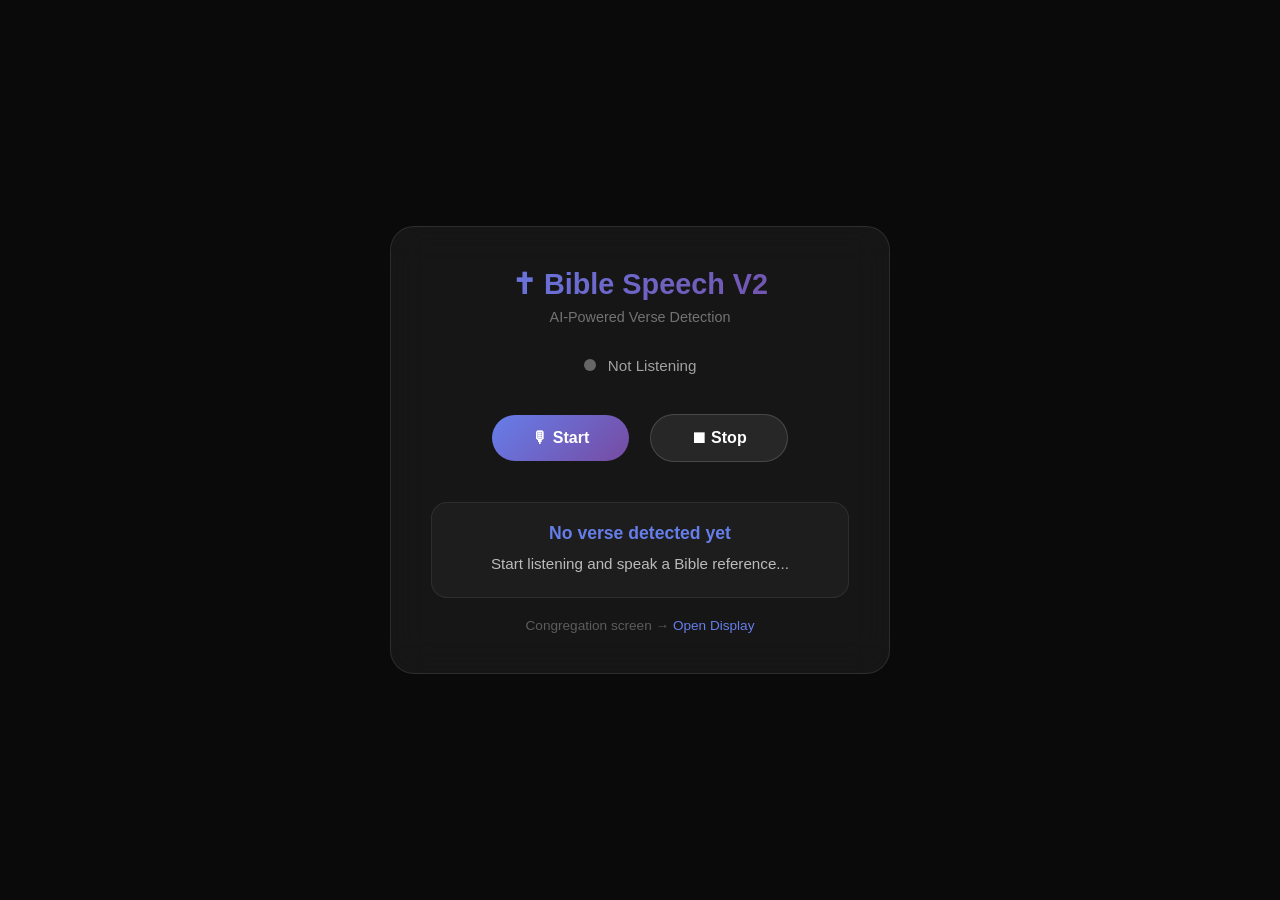
<file: VERSION_2/Templates/index.html>
<!DOCTYPE html>
<html lang="en">
<head>
    <meta charset="UTF-8">
    <meta name="viewport" content="width=device-width, initial-scale=1.0">
    <title>Bible Speech V2 - Control</title>
    <style>
        * { margin: 0; padding: 0; box-sizing: border-box; }
        
        body {
            min-height: 100vh;
            background: #0a0a0a;
            display: flex;
            flex-direction: column;
            align-items: center;
            justify-content: center;
            font-family: 'Segoe UI', sans-serif;
            color: white;
        }

        .glass {
            background: rgba(255,255,255,0.05);
            border: 1px solid rgba(255,255,255,0.1);
            backdrop-filter: blur(20px);
            border-radius: 24px;
            padding: 40px;
            width: 90%;
            max-width: 500px;
            text-align: center;
        }

        h1 {
            font-size: 1.8rem;
            margin-bottom: 8px;
            background: linear-gradient(135deg, #667eea, #764ba2);
            background-clip: text; -webkit-background-clip: text;
            -webkit-text-fill-color: transparent;
        }

        .subtitle {
            color: rgba(255,255,255,0.4);
            font-size: 0.9rem;
            margin-bottom: 32px;
        }

        .status-dot {
            width: 12px;
            height: 12px;
            border-radius: 50%;
            background: #666;
            display: inline-block;
            margin-right: 8px;
            transition: all 0.3s;
        }

        .status-dot.active {
            background: #00ff88;
            box-shadow: 0 0 12px #00ff88;
            animation: pulse 1.5s infinite;
        }

        @keyframes pulse {
            0%, 100% { opacity: 1; }
            50% { opacity: 0.4; }
        }

        .status-text {
            font-size: 0.95rem;
            color: rgba(255,255,255,0.6);
            margin-bottom: 32px;
        }

        .btn {
            padding: 14px 40px;
            border-radius: 50px;
            border: none;
            font-size: 1rem;
            font-weight: 600;
            cursor: pointer;
            transition: all 0.3s;
            margin: 8px;
        }

        .btn-start {
            background: linear-gradient(135deg, #667eea, #764ba2);
            color: white;
        }

        .btn-stop {
            background: rgba(255,255,255,0.08);
            color: white;
            border: 1px solid rgba(255,255,255,0.15);
        }

        .btn:hover { transform: scale(1.05); }

        .detected {
            margin-top: 32px;
            padding: 20px;
            background: rgba(255,255,255,0.03);
            border-radius: 16px;
            border: 1px solid rgba(255,255,255,0.08);
        }

        .detected h3 {
            font-size: 1.1rem;
            color: #667eea;
            margin-bottom: 8px;
        }

        .detected p {
            font-size: 0.95rem;
            color: rgba(255,255,255,0.7);
            line-height: 1.6;
        }

        .display-link {
            margin-top: 20px;
            font-size: 0.85rem;
            color: rgba(255,255,255,0.3);
        }

        .display-link a {
            color: #667eea;
            text-decoration: none;
        }
    </style>
</head>
<body>
    <div class="glass">
        <h1>✝ Bible Speech V2</h1>
        <p class="subtitle">AI-Powered Verse Detection</p>

        <div class="status-text">
            <span class="status-dot" id="dot"></span>
            <span id="statusText">Not Listening</span>
        </div>

        <div>
            <button class="btn btn-start" onclick="startListening()">🎙 Start</button>
            <button class="btn btn-stop" onclick="stopListening()">⏹ Stop</button>
        </div>

        <div class="detected">
            <h3 id="refText">No verse detected yet</h3>
            <p id="verseText">Start listening and speak a Bible reference...</p>
        </div>

        <div class="display-link">
            Congregation screen →
            <a href="/display" target="_blank">Open Display</a>
        </div>
    </div>

    <script>
        let polling = null;

        function startListening() {
            fetch('/start');
            document.getElementById('dot').classList.add('active');
            document.getElementById('statusText').textContent = 'Listening...';
            polling = setInterval(fetchVerse, 3000);
        }

        function stopListening() {
            fetch('/stop');
            document.getElementById('dot').classList.remove('active');
            document.getElementById('statusText').textContent = 'Not Listening';
            clearInterval(polling);
        }

        function fetchVerse() {
            fetch('/verse')
                .then(r => r.json())
                .then(data => {
                    if (data.reference) {
                        document.getElementById('refText').textContent = data.reference;
                        document.getElementById('verseText').textContent = data.text;
                    }
                });
        }
    </script>
</body>
</html>
</file>
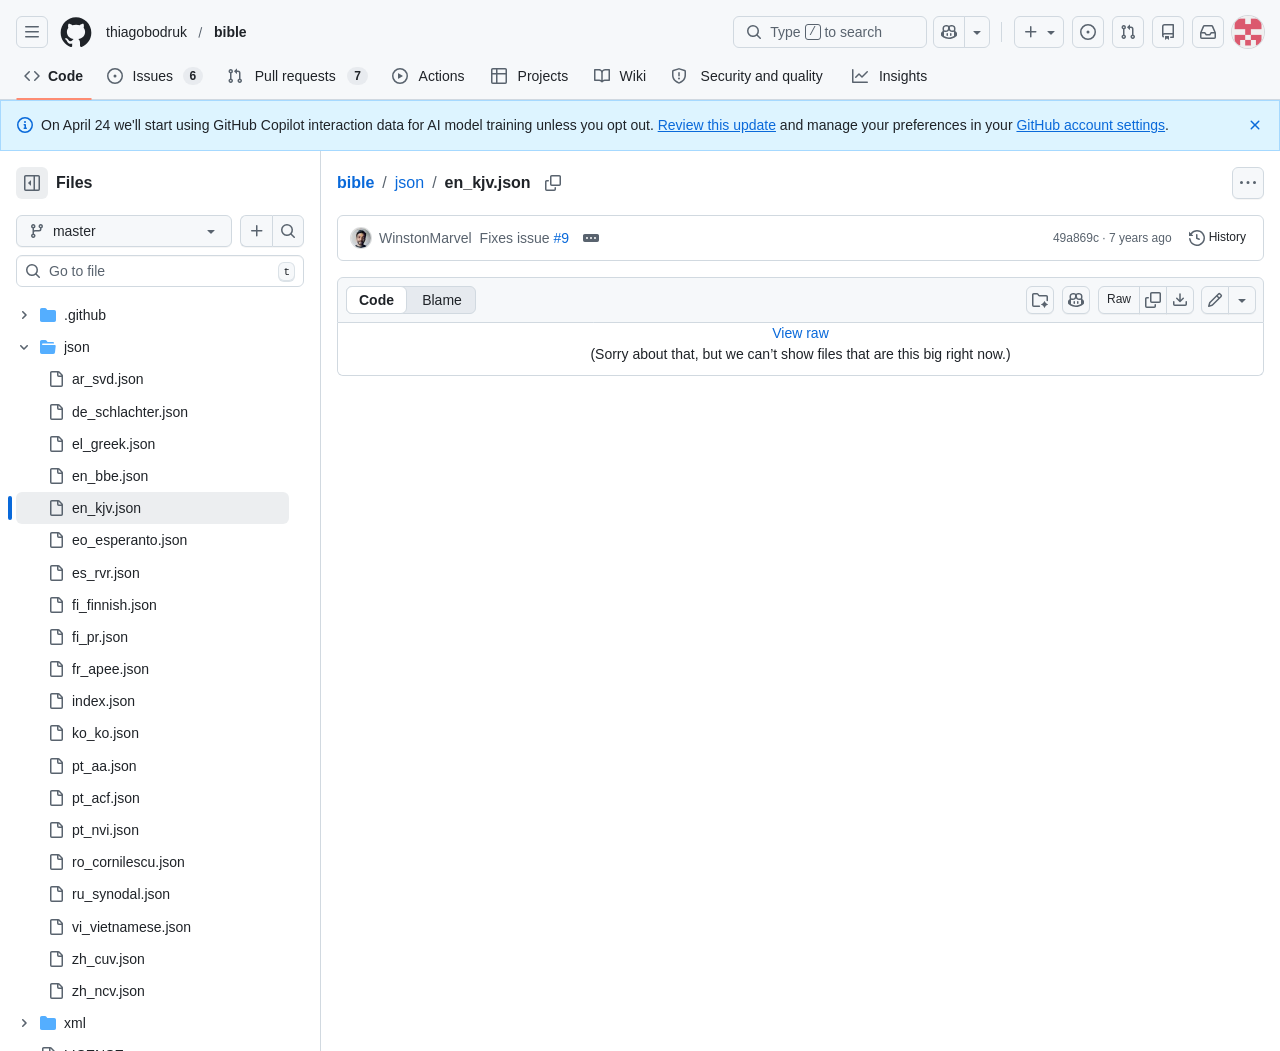
<file: VERSION_2/bible_json_en_kjv.json at master · thiagobodruk_bible.html>
<!DOCTYPE html>
<!-- saved from url=(0066)https://github.com/thiagobodruk/bible/blob/master/json/en_kjv.json -->
<html lang="en" data-color-mode="auto" data-light-theme="light" data-dark-theme="dark" data-a11y-animated-images="system" data-a11y-link-underlines="true" class="js-focus-visible" data-js-focus-visible="" data-turbo-loaded=""><head><meta http-equiv="Content-Type" content="text/html; charset=UTF-8"><style type="text/css">.turbo-progress-bar {
  position: fixed;
  display: block;
  top: 0;
  left: 0;
  height: 3px;
  background: #0076ff;
  z-index: 2147483647;
  transition:
    width 300ms ease-out,
    opacity 150ms 150ms ease-in;
  transform: translate3d(0, 0, 0);
}
</style><style>
:root {
  --fontStack-monospace: "Monaspace Neon", ui-monospace, SFMono-Regular, SF Mono, Menlo, Consolas, Liberation Mono, monospace !important;
}
</style>




  
    
  <link rel="dns-prefetch" href="https://github.githubassets.com/">
  <link rel="dns-prefetch" href="https://avatars.githubusercontent.com/">
  <link rel="dns-prefetch" href="https://github-cloud.s3.amazonaws.com/">
  <link rel="dns-prefetch" href="https://user-images.githubusercontent.com/">
  <link rel="preconnect" href="https://github.githubassets.com/" crossorigin="">
  <link rel="preconnect" href="https://avatars.githubusercontent.com/">

  


  <link crossorigin="anonymous" media="all" rel="stylesheet" href="./bible_json_en_kjv.json at master · thiagobodruk_bible_files/light-0c8222dcd7a4f9b7.css"><link crossorigin="anonymous" media="all" rel="stylesheet" href="./bible_json_en_kjv.json at master · thiagobodruk_bible_files/dark-fc6eec18532c3ae0.css"><link data-color-theme="light_high_contrast" crossorigin="anonymous" media="all" rel="stylesheet" data-href="https://github.githubassets.com/assets/light_high_contrast-51c0c6e0c085cc0f.css"><link data-color-theme="light_colorblind" crossorigin="anonymous" media="all" rel="stylesheet" data-href="https://github.githubassets.com/assets/light_colorblind-4dd12c5689d6b012.css"><link data-color-theme="light_colorblind_high_contrast" crossorigin="anonymous" media="all" rel="stylesheet" data-href="https://github.githubassets.com/assets/light_colorblind_high_contrast-dfa0c9e22ba6ba2b.css"><link data-color-theme="light_tritanopia" crossorigin="anonymous" media="all" rel="stylesheet" data-href="https://github.githubassets.com/assets/light_tritanopia-9fd9c8859395d1a8.css"><link data-color-theme="light_tritanopia_high_contrast" crossorigin="anonymous" media="all" rel="stylesheet" data-href="https://github.githubassets.com/assets/light_tritanopia_high_contrast-9c32304a2a8ac631.css"><link data-color-theme="dark_high_contrast" crossorigin="anonymous" media="all" rel="stylesheet" data-href="https://github.githubassets.com/assets/dark_high_contrast-96d7b2bab5a6ae4e.css"><link data-color-theme="dark_colorblind" crossorigin="anonymous" media="all" rel="stylesheet" data-href="https://github.githubassets.com/assets/dark_colorblind-0c6ca283d4d35cea.css"><link data-color-theme="dark_colorblind_high_contrast" crossorigin="anonymous" media="all" rel="stylesheet" data-href="https://github.githubassets.com/assets/dark_colorblind_high_contrast-2dc46b4919fae81e.css"><link data-color-theme="dark_tritanopia" crossorigin="anonymous" media="all" rel="stylesheet" data-href="https://github.githubassets.com/assets/dark_tritanopia-271332ec9362e8d3.css"><link data-color-theme="dark_tritanopia_high_contrast" crossorigin="anonymous" media="all" rel="stylesheet" data-href="https://github.githubassets.com/assets/dark_tritanopia_high_contrast-eb5bb84e91d6d553.css"><link data-color-theme="dark_dimmed" crossorigin="anonymous" media="all" rel="stylesheet" data-href="https://github.githubassets.com/assets/dark_dimmed-f3aa862f2ac7ead2.css"><link data-color-theme="dark_dimmed_high_contrast" crossorigin="anonymous" media="all" rel="stylesheet" data-href="https://github.githubassets.com/assets/dark_dimmed_high_contrast-206b6b93f856629b.css">

  <style type="text/css">
    :root {
      --tab-size-preference: 4;
    }

    pre, code {
      tab-size: var(--tab-size-preference);
    }
  </style>

    <link crossorigin="anonymous" media="all" rel="stylesheet" href="./bible_json_en_kjv.json at master · thiagobodruk_bible_files/primer-primitives-10bf9dd67e3d70bd.css">
    <link crossorigin="anonymous" media="all" rel="stylesheet" href="./bible_json_en_kjv.json at master · thiagobodruk_bible_files/primer-0fcd9af82350aeda.css">
    <link crossorigin="anonymous" media="all" rel="stylesheet" href="./bible_json_en_kjv.json at master · thiagobodruk_bible_files/global-0bd78641c0a1f3e0.css">
    <link crossorigin="anonymous" media="all" rel="stylesheet" href="./bible_json_en_kjv.json at master · thiagobodruk_bible_files/github-c94ab8d1f22049a8.css">
  <link crossorigin="anonymous" media="all" rel="stylesheet" href="./bible_json_en_kjv.json at master · thiagobodruk_bible_files/repository-6ec84ae2261fecf8.css">
<link crossorigin="anonymous" media="all" rel="stylesheet" href="./bible_json_en_kjv.json at master · thiagobodruk_bible_files/code-2d31826944fd3be8.css">

  

  <script type="application/json" id="client-env">{"locale":"en","featureFlags":["actions_custom_images_storage_billing_ui_visibility","actions_image_version_event","actions_service_container_command","actions_workflow_language_service_allow_case_function","alternate_user_config_repo","arianotify_comprehensive_migration","batch_suggested_changes","billing_discount_threshold_notification","billing_ui_budget_pagination_enabled","cca_rename","close_pr_side_panel","code_scanning_all_branch_query","code_scanning_dfa_degraded_experience_notice","codemirror_inp_optimizations","codeowners_validation_in_diff","codespaces_prebuild_region_target_update","coding_agent_model_selection","coding_agent_model_selection_all_skus","comment_viewer_copy_raw_markdown","comments_panel_issue_comments","contentful_primer_code_blocks","copilot_agent_image_upload","copilot_agent_snippy","copilot_api_agentic_issue_marshal_yaml","copilot_ask_mode_dropdown","copilot_chat_attach_multiple_images","copilot_chat_clear_model_selection_for_default_change","copilot_chat_disable_model_picker_while_streaming","copilot_chat_enable_tool_call_logs","copilot_chat_explain_error_user_model","copilot_chat_file_redirect","copilot_chat_input_commands","copilot_chat_opening_thread_switch","copilot_chat_reduce_quota_checks","copilot_chat_search_bar_redirect","copilot_chat_selection_attachments","copilot_chat_vision_in_claude","copilot_chat_vision_preview_gate","copilot_code_review_batch_apply_suggestions","copilot_coding_agent_free_users_exp","copilot_coding_agent_task_response","copilot_custom_copilots","copilot_custom_copilots_feature_preview","copilot_duplicate_thread","copilot_extensions_hide_in_dotcom_chat","copilot_extensions_removal_on_marketplace","copilot_features_sql_server_logo","copilot_features_zed_logo","copilot_file_block_ref_matching","copilot_ftp_hyperspace_upgrade_prompt","copilot_icebreakers_experiment_dashboard","copilot_icebreakers_experiment_hyperspace","copilot_immersive_code_block_transition_wrap","copilot_immersive_embedded","copilot_immersive_file_block_transition_open","copilot_immersive_file_preview_keep_mounted","copilot_immersive_job_result_preview","copilot_immersive_layout_routes","copilot_immersive_structured_model_picker","copilot_immersive_task_hyperlinking","copilot_immersive_task_within_chat_thread","copilot_issue_list_show_more","copilot_mc_cli_resume_any_users_task","copilot_mission_control_always_send_integration_id","copilot_mission_control_cli_resume_with_task_id","copilot_mission_control_custom_agent_group","copilot_mission_control_decoupled_mode","copilot_mission_control_decoupled_mode_agent_tooltip","copilot_mission_control_initial_data_spinner","copilot_mission_control_plan_model_picker","copilot_mission_control_post_session_chat_model_picker","copilot_mission_control_rich_plan_ui","copilot_mission_control_scroll_to_bottom_button","copilot_mission_control_task_alive_updates","copilot_mission_control_task_unarchive","copilot_org_policy_page_focus_mode","copilot_premium_request_quotas","copilot_redirect_header_button_to_agents","copilot_resource_panel","copilot_scroll_preview_tabs","copilot_share_active_subthread","copilot_spaces_ga","copilot_spaces_individual_policies_ga","copilot_spaces_pagination","copilot_spark_empty_state","copilot_spark_handle_nil_friendly_name","copilot_swe_agent_hide_model_picker_if_only_auto","copilot_swe_agent_pr_comment_model_picker","copilot_swe_agent_use_subagents","copilot_task_api_github_rest_style","copilot_unconfigured_is_inherited","copilot_usage_metrics_ga","copilot_workbench_slim_line_top_tabs","custom_instructions_file_references","custom_properties_consolidate_default_value_input","dashboard_add_updated_desc","dashboard_indexeddb_caching","dashboard_lists_max_age_filter","dashboard_universe_2025","dashboard_universe_2025_feedback_dialog","dead_click_detection","fgpat_permissions_selector_redesign","flex_cta_groups_mvp","github_models_scheduled_hydro_events","global_nav_react","hide_groups_list_for_few_groups","hyperspace_2025_logged_out_batch_1","hyperspace_2025_logged_out_batch_2","hyperspace_2025_logged_out_batch_3","ipm_global_transactional_message_agents","ipm_global_transactional_message_copilot","ipm_global_transactional_message_issues","ipm_global_transactional_message_prs","ipm_global_transactional_message_repos","ipm_global_transactional_message_spaces","issue_cca_modal_open","issue_cca_visualization","issue_fields_global_search","issue_fields_visibility_indicator","issue_fields_visibility_settings","issues_dashboard_inp_optimization","issues_diff_based_label_updates","issues_expanded_file_types","issues_index_semantic_search","issues_lazy_load_comment_box_suggestions","issues_react_bots_timeline_pagination","issues_react_chrome_container_query_fix","issues_react_include_bots_in_pickers","issues_react_prohibit_title_fallback","issues_react_ui_feedback","issues_search_type_gql","landing_pages_ninetailed","landing_pages_web_vitals_tracking","lifecycle_label_name_updates","load_paginated_threads_on_diff","marketing_pages_search_explore_provider","memex_default_issue_create_repository","memex_live_update_hovercard","memex_mwl_filter_field_delimiter","memex_roadmap_drag_style","merge_status_header_feedback","mission_control_retry_on_401","oauth_authorize_clickjacking_protection","open_agent_session_in_vscode_insiders","open_agent_session_in_vscode_stable","pr_sfv_new_diff_fetch","primer_react_css_has_selector_perf","primer_react_overlay_max_height_clamp_to_viewport","primer_react_spinner_synchronize_animations","prs_checks_react","prs_conversations_react","prs_docked_side_panel","prs_live_updates_issue_comments","prs_review_summaries_in_side_panel","prx_files","prx_merge_status_button_alt_logic","pull_request_edit_button_redesign","pull_request_files_accurate_size_estimates","pull_request_files_virtualization","pull_request_merge_status_button","pull_request_virtualization_preload_diffs","pulls_sidebar_update","react_blob_overlay","repository_suggester_elastic_search","sample_network_conn_type","secret_scanning_pattern_alerts_link","session_logs_ungroup_reasoning_text","site_features_copilot_universe","site_homepage_collaborate_video","spark_prompt_secret_scanning","spark_server_connection_status","suppress_automated_browser_vitals","viewscreen_sandbox","webp_support","workbench_store_readonly"],"login":"V-droid748","copilotApiOverrideUrl":"https://api.individual.githubcopilot.com"}</script>
<script crossorigin="anonymous" type="module" src="./bible_json_en_kjv.json at master · thiagobodruk_bible_files/wp-runtime-f7c40550898e8828.js.download" defer="defer"></script>
<script crossorigin="anonymous" type="module" src="./bible_json_en_kjv.json at master · thiagobodruk_bible_files/85924-e131bec5f99667e1.js.download" defer="defer"></script>
<script crossorigin="anonymous" type="module" src="./bible_json_en_kjv.json at master · thiagobodruk_bible_files/28839-734cb6d8a7150172.js.download" defer="defer"></script>
<script crossorigin="anonymous" type="module" src="./bible_json_en_kjv.json at master · thiagobodruk_bible_files/34646-edd5528648c197b1.js.download" defer="defer"></script>
<script crossorigin="anonymous" type="module" src="./bible_json_en_kjv.json at master · thiagobodruk_bible_files/environment-774bb29273d50b01.js.download" defer="defer"></script>
<script crossorigin="anonymous" type="module" src="./bible_json_en_kjv.json at master · thiagobodruk_bible_files/runtime-helpers-3bb6f7d6b7a2f531.js.download" defer="defer"></script>
<script crossorigin="anonymous" type="module" src="./bible_json_en_kjv.json at master · thiagobodruk_bible_files/2966-f6796bfd155feae1.js.download" defer="defer"></script>
<script crossorigin="anonymous" type="module" src="./bible_json_en_kjv.json at master · thiagobodruk_bible_files/96232-69d46a31854353d4.js.download" defer="defer"></script>
<script crossorigin="anonymous" type="module" src="./bible_json_en_kjv.json at master · thiagobodruk_bible_files/41013-7a6deee6d6ff15eb.js.download" defer="defer"></script>
<script crossorigin="anonymous" type="module" src="./bible_json_en_kjv.json at master · thiagobodruk_bible_files/51210-3abb7238871a5b29.js.download" defer="defer"></script>
<script crossorigin="anonymous" type="module" src="./bible_json_en_kjv.json at master · thiagobodruk_bible_files/64247-7de91c52a8aca0eb.js.download" defer="defer"></script>
<script crossorigin="anonymous" type="module" src="./bible_json_en_kjv.json at master · thiagobodruk_bible_files/81683-1370179bf9bdc0f0.js.download" defer="defer"></script>
<script crossorigin="anonymous" type="module" src="./bible_json_en_kjv.json at master · thiagobodruk_bible_files/46740-6606b1026a237412.js.download" defer="defer"></script>
<script crossorigin="anonymous" type="module" src="./bible_json_en_kjv.json at master · thiagobodruk_bible_files/53102-f34caec7b425fe9f.js.download" defer="defer"></script>
<script crossorigin="anonymous" type="module" src="./bible_json_en_kjv.json at master · thiagobodruk_bible_files/github-elements-b24035aa51f284b4.js.download" defer="defer"></script>
<script crossorigin="anonymous" type="module" src="./bible_json_en_kjv.json at master · thiagobodruk_bible_files/element-registry-3c4ad8dfb8ffde33.js.download" defer="defer"></script>
<script crossorigin="anonymous" type="module" src="./bible_json_en_kjv.json at master · thiagobodruk_bible_files/react-core-2e47687b4310af0f.js.download" defer="defer"></script>
<script crossorigin="anonymous" type="module" src="./bible_json_en_kjv.json at master · thiagobodruk_bible_files/react-lib-a4cf89fce9a1300a.js.download" defer="defer"></script>
<script crossorigin="anonymous" type="module" src="./bible_json_en_kjv.json at master · thiagobodruk_bible_files/7053-fe40037405b8998b.js.download" defer="defer"></script>
<script crossorigin="anonymous" type="module" src="./bible_json_en_kjv.json at master · thiagobodruk_bible_files/79039-2565b539a6ebc09b.js.download" defer="defer"></script>
<script crossorigin="anonymous" type="module" src="./bible_json_en_kjv.json at master · thiagobodruk_bible_files/61110-93cf7706e5dc8bfa.js.download" defer="defer"></script>
<script crossorigin="anonymous" type="module" src="./bible_json_en_kjv.json at master · thiagobodruk_bible_files/2887-47ac9a4b8862e6bf.js.download" defer="defer"></script>
<script crossorigin="anonymous" type="module" src="./bible_json_en_kjv.json at master · thiagobodruk_bible_files/26533-4df1172b25427069.js.download" defer="defer"></script>
<script crossorigin="anonymous" type="module" src="./bible_json_en_kjv.json at master · thiagobodruk_bible_files/45695-0f7265ae0cee4917.js.download" defer="defer"></script>
<script crossorigin="anonymous" type="module" src="./bible_json_en_kjv.json at master · thiagobodruk_bible_files/86483-92f38323ee870655.js.download" defer="defer"></script>
<script crossorigin="anonymous" type="module" src="./bible_json_en_kjv.json at master · thiagobodruk_bible_files/86659-ee83bc63b54d5ea9.js.download" defer="defer"></script>
<script crossorigin="anonymous" type="module" src="./bible_json_en_kjv.json at master · thiagobodruk_bible_files/60481-19fcf1c5670a41f1.js.download" defer="defer"></script>
<script crossorigin="anonymous" type="module" src="./bible_json_en_kjv.json at master · thiagobodruk_bible_files/46287-a173e8d4423a732c.js.download" defer="defer"></script>
<script crossorigin="anonymous" type="module" src="./bible_json_en_kjv.json at master · thiagobodruk_bible_files/2498-7a413c8209222158.js.download" defer="defer"></script>
<script crossorigin="anonymous" type="module" src="./bible_json_en_kjv.json at master · thiagobodruk_bible_files/61075-c79d53892670e6db.js.download" defer="defer"></script>
<script crossorigin="anonymous" type="module" src="./bible_json_en_kjv.json at master · thiagobodruk_bible_files/89627-fbbd31c43d83e10c.js.download" defer="defer"></script>
<script crossorigin="anonymous" type="module" src="./bible_json_en_kjv.json at master · thiagobodruk_bible_files/49029-32f138b26aa15ad8.js.download" defer="defer"></script>
<script crossorigin="anonymous" type="module" src="./bible_json_en_kjv.json at master · thiagobodruk_bible_files/99328-5e06da57c4622e21.js.download" defer="defer"></script>
<script crossorigin="anonymous" type="module" src="./bible_json_en_kjv.json at master · thiagobodruk_bible_files/behaviors-601e6ef118c0fa96.js.download" defer="defer"></script>
<link crossorigin="anonymous" media="all" rel="stylesheet" href="./bible_json_en_kjv.json at master · thiagobodruk_bible_files/react-core.d14f70276c05a07b.module.css">
<script crossorigin="anonymous" type="module" src="./bible_json_en_kjv.json at master · thiagobodruk_bible_files/4244-d5dcb589fae0ecbf.js.download" defer="defer"></script>
<script crossorigin="anonymous" type="module" src="./bible_json_en_kjv.json at master · thiagobodruk_bible_files/notifications-global-5bff6e56e8ce99b0.js.download" defer="defer"></script>
<script crossorigin="anonymous" type="module" src="./bible_json_en_kjv.json at master · thiagobodruk_bible_files/34140-bd56b738d77cb446.js.download" defer="defer"></script>
<script crossorigin="anonymous" type="module" src="./bible_json_en_kjv.json at master · thiagobodruk_bible_files/code-menu-34c67a8e6616ccae.js.download" defer="defer"></script>
  
  




<script crossorigin="anonymous" type="module" src="./bible_json_en_kjv.json at master · thiagobodruk_bible_files/7463-f34e26efc84a7578.js.download" defer="defer"></script>

<script crossorigin="anonymous" type="module" src="./bible_json_en_kjv.json at master · thiagobodruk_bible_files/32769-329cba91f224b6ee.js.download" defer="defer"></script>
<script crossorigin="anonymous" type="module" src="./bible_json_en_kjv.json at master · thiagobodruk_bible_files/46148-0e40187c0246d203.js.download" defer="defer"></script>

<script crossorigin="anonymous" type="module" src="./bible_json_en_kjv.json at master · thiagobodruk_bible_files/50938-5b5d5a0255a1f741.js.download" defer="defer"></script>
<script crossorigin="anonymous" type="module" src="./bible_json_en_kjv.json at master · thiagobodruk_bible_files/97519-def3535ce684b22d.js.download" defer="defer"></script>
<script crossorigin="anonymous" type="module" src="./bible_json_en_kjv.json at master · thiagobodruk_bible_files/60350-634e837b0830a241.js.download" defer="defer"></script>
<script crossorigin="anonymous" type="module" src="./bible_json_en_kjv.json at master · thiagobodruk_bible_files/24844-58b030e66defd270.js.download" defer="defer"></script>





<script crossorigin="anonymous" type="module" src="./bible_json_en_kjv.json at master · thiagobodruk_bible_files/36600-b3024c97643f0102.js.download" defer="defer"></script>

<script crossorigin="anonymous" type="module" src="./bible_json_en_kjv.json at master · thiagobodruk_bible_files/18222-498ac30c45b2263a.js.download" defer="defer"></script>
<script crossorigin="anonymous" type="module" src="./bible_json_en_kjv.json at master · thiagobodruk_bible_files/96755-8619cf5f811a4353.js.download" defer="defer"></script>
<script crossorigin="anonymous" type="module" src="./bible_json_en_kjv.json at master · thiagobodruk_bible_files/4916-50f2539dc1c5e1ee.js.download" defer="defer"></script>

<script crossorigin="anonymous" type="module" src="./bible_json_en_kjv.json at master · thiagobodruk_bible_files/17363-9d3b6dc38025c8e2.js.download" defer="defer"></script>
<script crossorigin="anonymous" type="module" src="./bible_json_en_kjv.json at master · thiagobodruk_bible_files/1097-b805267515cb2087.js.download" defer="defer"></script>
<script crossorigin="anonymous" type="module" src="./bible_json_en_kjv.json at master · thiagobodruk_bible_files/13333-2a2decebccdb5c1f.js.download" defer="defer"></script>
<script crossorigin="anonymous" type="module" src="./bible_json_en_kjv.json at master · thiagobodruk_bible_files/5289-9f28f567ca806541.js.download" defer="defer"></script>

<script crossorigin="anonymous" type="module" src="./bible_json_en_kjv.json at master · thiagobodruk_bible_files/62653-b5fad92fb3c5b665.js.download" defer="defer"></script>
<script crossorigin="anonymous" type="module" src="./bible_json_en_kjv.json at master · thiagobodruk_bible_files/54990-adbf64c5251a4ce5.js.download" defer="defer"></script>
<script crossorigin="anonymous" type="module" src="./bible_json_en_kjv.json at master · thiagobodruk_bible_files/43164-4602b5c5c2046360.js.download" defer="defer"></script>
<script crossorigin="anonymous" type="module" src="./bible_json_en_kjv.json at master · thiagobodruk_bible_files/9371-07f06acb4933225b.js.download" defer="defer"></script>
<script crossorigin="anonymous" type="module" src="./bible_json_en_kjv.json at master · thiagobodruk_bible_files/49972-40a4b0a31a6433a6.js.download" defer="defer"></script>
<script crossorigin="anonymous" type="module" src="./bible_json_en_kjv.json at master · thiagobodruk_bible_files/87332-306841b1acf677a6.js.download" defer="defer"></script>
<script crossorigin="anonymous" type="module" src="./bible_json_en_kjv.json at master · thiagobodruk_bible_files/21384-d19cbe6625546351.js.download" defer="defer"></script>

<script crossorigin="anonymous" type="module" src="./bible_json_en_kjv.json at master · thiagobodruk_bible_files/26497-3db8876731818fda.js.download" defer="defer"></script>
<script crossorigin="anonymous" type="module" src="./bible_json_en_kjv.json at master · thiagobodruk_bible_files/61620-19f9abbaa22a2c62.js.download" defer="defer"></script>
<script crossorigin="anonymous" type="module" src="./bible_json_en_kjv.json at master · thiagobodruk_bible_files/45106-197ebc11e66a756f.js.download" defer="defer"></script>
<script crossorigin="anonymous" type="module" src="./bible_json_en_kjv.json at master · thiagobodruk_bible_files/61454-5bc52b8e37953166.js.download" defer="defer"></script>
<script crossorigin="anonymous" type="module" src="./bible_json_en_kjv.json at master · thiagobodruk_bible_files/code-view-9b1e14acd5b32fa3.js.download" defer="defer"></script>
<link crossorigin="anonymous" media="all" rel="stylesheet" href="./bible_json_en_kjv.json at master · thiagobodruk_bible_files/primer-react-css.a2f41fc3ac05567f.module.css">
<link crossorigin="anonymous" media="all" rel="stylesheet" href="./bible_json_en_kjv.json at master · thiagobodruk_bible_files/87332.135fdd225a2878b8.module.css">
<link crossorigin="anonymous" media="all" rel="stylesheet" href="./bible_json_en_kjv.json at master · thiagobodruk_bible_files/61620.dde7b9d860abc7aa.module.css">
<link crossorigin="anonymous" media="all" rel="stylesheet" href="./bible_json_en_kjv.json at master · thiagobodruk_bible_files/61454.46d8d11144f6a144.module.css">
<link crossorigin="anonymous" media="all" rel="stylesheet" href="./bible_json_en_kjv.json at master · thiagobodruk_bible_files/code-view.1da6c6c3576ef5b6.module.css">


  <title>bible/json/en_kjv.json at master · thiagobodruk/bible</title>



  <meta name="route-pattern" content="/:user_id/:repository/blob/*name(/*path)" data-turbo-transient="">
  <meta name="route-controller" content="blob" data-turbo-transient="">
  <meta name="route-action" content="show" data-turbo-transient="">
  <meta name="fetch-nonce" content="v2:6460cfb3-9a38-653e-c931-07c54abec587">

    
  <meta name="current-catalog-service-hash" content="f3abb0cc802f3d7b95fc8762b94bdcb13bf39634c40c357301c4aa1d67a256fb">


  <meta name="request-id" content="DEA4:21F3C6:F38F1D:111D21D:69CE6060" data-turbo-transient="true"><meta name="html-safe-nonce" content="16060b46e18abd450bddbed47e0b809267ecc03da25a51f8da030ce51b587748" data-turbo-transient="true"><meta name="visitor-payload" content="[base64]" data-turbo-transient="true"><meta name="visitor-hmac" content="b709b9d253c08ff4604cbd2b03332f47939bdd139221e913963ea25888d9df8f" data-turbo-transient="true">


    <meta name="hovercard-subject-tag" content="repository:46127574" data-turbo-transient="">


  <meta name="github-keyboard-shortcuts" content="repository,source-code,file-tree,copilot" data-turbo-transient="true">
  

  <meta name="selected-link" value="repo_source" data-turbo-transient="">
  <link rel="assets" href="https://github.githubassets.com/">

    <meta name="google-site-verification" content="Apib7-x98H0j5cPqHWwSMm6dNU4GmODRoqxLiDzdx9I">

<meta name="octolytics-url" content="https://collector.github.com/github/collect"><meta name="octolytics-actor-id" content="179786630"><meta name="octolytics-actor-login" content="V-droid748"><meta name="octolytics-actor-hash" content="f1a1ae02f9c2c06668f8c19afb04f23a12e77706b9f0d866a2f3c9bdca6c3d79">





  <meta name="analytics-location" content="/&lt;user-name&gt;/&lt;repo-name&gt;/blob/show" data-turbo-transient="true">

  




    <meta name="user-login" content="V-droid748">

  <link rel="sudo-modal" href="https://github.com/sessions/sudo_modal">

    <meta name="viewport" content="width=device-width">

    

      <meta name="description" content="Bible: JSON + XML. Contribute to thiagobodruk/bible development by creating an account on GitHub.">

      <link rel="search" type="application/opensearchdescription+xml" href="https://github.com/opensearch.xml" title="GitHub">

    <link rel="fluid-icon" href="https://github.com/fluidicon.png" title="GitHub">
    <meta property="fb:app_id" content="1401488693436528">
    <meta name="apple-itunes-app" content="app-id=1477376905, app-argument=https://github.com/thiagobodruk/bible/blob/master/json/en_kjv.json">

      <meta name="twitter:image" content="https://opengraph.githubassets.com/5e4ee8d3b51aa4a593840eeade0eac817c22774ce7a25f55bd39446098ec538f/thiagobodruk/bible"><meta name="twitter:site" content="@github"><meta name="twitter:card" content="summary_large_image"><meta name="twitter:title" content="bible/json/en_kjv.json at master · thiagobodruk/bible"><meta name="twitter:description" content="Bible: JSON + XML. Contribute to thiagobodruk/bible development by creating an account on GitHub.">
  <meta property="og:image" content="https://opengraph.githubassets.com/5e4ee8d3b51aa4a593840eeade0eac817c22774ce7a25f55bd39446098ec538f/thiagobodruk/bible"><meta property="og:image:alt" content="Bible: JSON + XML. Contribute to thiagobodruk/bible development by creating an account on GitHub."><meta property="og:image:width" content="1200"><meta property="og:image:height" content="600"><meta property="og:site_name" content="GitHub"><meta property="og:type" content="object"><meta property="og:title" content="bible/json/en_kjv.json at master · thiagobodruk/bible"><meta property="og:url" content="https://github.com/thiagobodruk/bible/blob/master/json/en_kjv.json"><meta property="og:description" content="Bible: JSON + XML. Contribute to thiagobodruk/bible development by creating an account on GitHub.">
  


      <link rel="shared-web-socket" href="wss://alive.github.com/_sockets/u/179786630/ws?session=eyJ2IjoiVjMiLCJ1IjoxNzk3ODY2MzAsInMiOjIwMTkwNjM2NzMsImMiOjM0MDYwODA0MDIsInQiOjE3NzUxMzI3Njl9--45cd914effc158152e3dbc5e9fc37b5e47d93ae7876726817ca4c39779b5f064" data-refresh-url="/_alive" data-session-id="21f1f79e06108a78b13369de158ca660948aa1382917484fd4396f741a0ea0d6">
      <link rel="shared-web-socket-src" href="https://github.com/assets-cdn/worker/socket-worker-7c82e8f232ff0383.js">

      <link rel="service-worker-src" href="https://github.com/assets-cdn/worker/service-worker-1ba677711c78435f.js?current_user=V-droid748&amp;errors_url=https%3A%2F%2Fapi.github.com%2F_private%2Fbrowser%2Ferrors&amp;release=55535e8017be4722da97c2d38b2a736fff9f81fb&amp;actor_id=179786630&amp;is_staff=false&amp;analytics_collector_url=https%3A%2F%2Fcollector.github.com%2Fgithub%2Fcollect">

      <meta name="hostname" content="github.com">


      <meta name="keyboard-shortcuts-preference" content="all">
      <meta name="hovercards-preference" content="true">
      <meta name="announcement-preference-hovercard" content="true">

        <meta name="expected-hostname" content="github.com">


  <meta http-equiv="x-pjax-version" content="b1449fe3fe847523e49d5bfc94ac19dcbbf83a7aa6af3da3f606e3f901e928d9" data-turbo-track="reload">
  <meta http-equiv="x-pjax-csp-version" content="568c098497d98702bac1642a2a853732a047a6ced28eabd3e15d50041a890235" data-turbo-track="reload">
  <meta http-equiv="x-pjax-css-version" content="20fcfbab4ff75c6eb07df12ea46a99278a956a46f28b2d7e4e7233e3a2a3251e" data-turbo-track="reload">
  <meta http-equiv="x-pjax-js-version" content="7fefac43f4ea5d3afdb85327246183c76f4c442dda096dbf2824c070b2605bea" data-turbo-track="reload">

  <meta name="turbo-cache-control" content="no-preview" data-turbo-transient="">

      <meta name="turbo-cache-control" content="no-cache" data-turbo-transient="">

    <meta data-hydrostats="publish">

  <meta name="go-import" content="github.com/thiagobodruk/bible git https://github.com/thiagobodruk/bible.git">

  <meta name="octolytics-dimension-user_id" content="3806912"><meta name="octolytics-dimension-user_login" content="thiagobodruk"><meta name="octolytics-dimension-repository_id" content="46127574"><meta name="octolytics-dimension-repository_nwo" content="thiagobodruk/bible"><meta name="octolytics-dimension-repository_public" content="true"><meta name="octolytics-dimension-repository_is_fork" content="false"><meta name="octolytics-dimension-repository_network_root_id" content="46127574"><meta name="octolytics-dimension-repository_network_root_nwo" content="thiagobodruk/bible">



    

    <meta name="turbo-body-classes" content="logged-in env-production page-responsive">
  <meta name="disable-turbo" content="false">


  <meta name="browser-stats-url" content="https://api.github.com/_private/browser/stats">

  <meta name="browser-errors-url" content="https://api.github.com/_private/browser/errors">

  <meta name="release" content="55535e8017be4722da97c2d38b2a736fff9f81fb">
  <meta name="ui-target" content="full">

  <link rel="mask-icon" href="https://github.githubassets.com/assets/pinned-octocat-093da3e6fa40.svg" color="#000000">
  <link rel="alternate icon" class="js-site-favicon" type="image/png" href="https://github.githubassets.com/favicons/favicon-dark.png">
  <link rel="icon" class="js-site-favicon" type="image/svg+xml" href="https://github.githubassets.com/favicons/favicon-dark.svg" data-base-href="https://github.githubassets.com/favicons/favicon">

<meta name="theme-color" content="#1e2327">
<meta name="color-scheme" content="light dark">


  <link rel="manifest" href="https://github.com/manifest.json" crossorigin="use-credentials">

  <link rel="stylesheet" type="text/css" href="./bible_json_en_kjv.json at master · thiagobodruk_bible_files/81758.c3d0cf69fea2352a.module.css" crossorigin="anonymous"><link rel="stylesheet" type="text/css" href="./bible_json_en_kjv.json at master · thiagobodruk_bible_files/38963.f70dfea92b138b01.module.css" crossorigin="anonymous"><link rel="stylesheet" type="text/css" href="./bible_json_en_kjv.json at master · thiagobodruk_bible_files/10973.2f5cfee353d76041.module.css" crossorigin="anonymous"><link rel="stylesheet" type="text/css" href="./bible_json_en_kjv.json at master · thiagobodruk_bible_files/53839.52201ac8c146881f.module.css" crossorigin="anonymous"><style id="ms-consent-banner-main-styles">.w8hcgFksdo30C8w-bygqu{color:#000}.ydkKdaztSS0AeHWIeIHsQ a{color:#0067B8}.erL690_8JwUW-R4bJRcfl{background-color:#EBEBEB;border:none;color:#000}.erL690_8JwUW-R4bJRcfl:enabled:hover{color:#000;background-color:#DBDBDB;box-shadow:0px 4px 10px rgba(0,0,0,0.25);border:none}.erL690_8JwUW-R4bJRcfl:enabled:focus{background-color:#DBDBDB;box-shadow:0px 4px 10px rgba(0,0,0,0.25);border:2px solid #000}.erL690_8JwUW-R4bJRcfl:disabled{opacity:1;color:rgba(0,0,0,0.2);background-color:rgba(0,0,0,0.2);border:none}._1zNQOqxpBFSokeCLGi_hGr{border:none;background-color:#0067B8;color:#fff}._1zNQOqxpBFSokeCLGi_hGr:enabled:hover{color:#fff;background-color:#0067B8;box-shadow:0px 4px 10px rgba(0,0,0,0.25);border:none}._1zNQOqxpBFSokeCLGi_hGr:enabled:focus{background-color:#0067B8;box-shadow:0px 4px 10px rgba(0,0,0,0.25);border:2px solid #000}._1zNQOqxpBFSokeCLGi_hGr:disabled{opacity:1;color:rgba(0,0,0,0.2);background-color:rgba(0,120,215,0.2);border:none}._23tra1HsiiP6cT-Cka-ycB{position:relative;display:flex;z-index:9999;width:100%;background-color:#F2F2F2;justify-content:space-between;text-align:left}div[dir="rtl"]._23tra1HsiiP6cT-Cka-ycB{text-align:right}._1Upc2NjY8AlDn177YoVj0y{margin:0;padding-left:5%;padding-top:8px;padding-bottom:8px}div[dir="rtl"] ._1Upc2NjY8AlDn177YoVj0y{margin:0;padding:8px 5% 8px 0;float:none}._23tra1HsiiP6cT-Cka-ycB svg{fill:none;max-width:none;max-height:none}._1V_hlU-7jdtPiooHMu89BB{display:table-cell;padding:12px;width:24px;height:24px;font-family:Segoe UI, SegoeUI, Arial, sans-serif;font-style:normal;font-weight:normal;font-size:24px;line-height:0}.f6QKJD7fhSbnJLarTL-W-{display:table-cell;vertical-align:middle;padding:0;font-family:Segoe UI, SegoeUI, Arial, sans-serif;font-style:normal;font-weight:normal;font-size:13px;line-height:16px}.f6QKJD7fhSbnJLarTL-W- a{text-decoration:underline}._2j0fmugLb1FgYz6KPuB91w{display:inline-block;margin-left:5%;margin-right:5%;min-width:40%;min-width:calc((150px + 3 * 4px) * 2 + 150px);min-width:-webkit-fit-content;min-width:-moz-fit-content;min-width:fit-content;align-self:center;position:relative}._1XuCi2WhiqeWRUVp3pnFG3{margin:4px;padding:5px;min-width:150px;min-height:36px;vertical-align:top;cursor:pointer;font-family:Segoe UI, SegoeUI, Arial, sans-serif;font-style:normal;font-weight:normal;font-size:15px;line-height:20px;text-align:center}._1XuCi2WhiqeWRUVp3pnFG3:focus{box-sizing:border-box}._1XuCi2WhiqeWRUVp3pnFG3:disabled{cursor:not-allowed}._2bvsb3ubApyZ0UGoQA9O9T{display:block;position:fixed;z-index:10000;top:0;left:0;width:100%;height:100%;background-color:rgba(255,255,255,0.6);overflow:auto;text-align:left}div[dir="rtl"]._2bvsb3ubApyZ0UGoQA9O9T{text-align:right}div[dir="rtl"] ._2bvsb3ubApyZ0UGoQA9O9T{left:auto;right:0}.AFsJE948muYyzCMktdzuk{position:relative;top:8%;margin-bottom:40px;margin-left:auto;margin-right:auto;box-sizing:border-box;width:640px;background-color:#fff;border:1px solid #0067B8}._3kWyBRbW_dgnMiEyx06Fu4{float:right;z-index:1;margin:2px;padding:12px;border:none;cursor:pointer;font-family:Segoe UI, SegoeUI, Arial, sans-serif;font-style:normal;font-weight:normal;font-size:13px;line-height:13px;display:flex;align-items:center;text-align:center;color:#666;background-color:#fff}div[dir="rtl"] ._3kWyBRbW_dgnMiEyx06Fu4{margin:2px;padding:12px;float:left}.uCYvKvHXrhjNgflv1VqdD{position:static;margin-top:36px;margin-left:36px;margin-right:36px}._17pX1m9O_W--iZbDt3Ta5r{margin-top:0;margin-bottom:12px;font-family:Segoe UI, SegoeUI, Arial, sans-serif;font-style:normal;font-weight:600;font-size:20px;line-height:24px;text-transform:none}._1kBkHQ1V1wu3kl-YcLgUr6{height:446px;overflow:auto}._20_nXDf6uFs9Q6wxRXG-I-{margin-top:0;font-family:Segoe UI, SegoeUI, Arial, sans-serif;font-style:normal;font-weight:normal;font-size:15px;line-height:20px}._20_nXDf6uFs9Q6wxRXG-I- a{text-decoration:underline}dl._2a0NH_GDQEQe5Ynfo7suVH{margin-top:36px;margin-bottom:0;padding:0;list-style:none;text-transform:none}dt._3j_LCPv7fyXv3A8FIXVwZ4{margin-top:20px;float:none;font-family:Segoe UI, SegoeUI, Arial, sans-serif;font-style:normal;font-weight:600;font-size:18px;line-height:24px;list-style:none}.k-vxTGFbdq1aOZB2HHpjh{margin:0;padding:0;border:none}._2Bucyy75c_ogoU1g-liB5R{margin:0;padding:0;border-bottom:none;font-family:Segoe UI, SegoeUI, Arial, sans-serif;font-style:normal;font-weight:600;font-size:18px;line-height:24px;text-transform:none}._63gwfzV8dclrsl2cfd90r{display:inline-block;margin-top:0;margin-bottom:13px;font-family:Segoe UI, SegoeUI, Arial, sans-serif;font-style:normal;font-weight:normal;font-size:15px;line-height:20px}._1l8wM_4mRYGz3Iu7l3BZR7{display:block}._2UE03QS02aZGkslegN_F-i{display:inline-block;position:relative;left:5px;margin-bottom:13px;margin-right:34px;padding:3px}div[dir="rtl"] ._2UE03QS02aZGkslegN_F-i{margin:0 0 13px 34px;padding:3px;float:none}div[dir="rtl"] ._2UE03QS02aZGkslegN_F-i{left:auto;right:5px}._23tra1HsiiP6cT-Cka-ycB *::before,._2bvsb3ubApyZ0UGoQA9O9T *::before,._23tra1HsiiP6cT-Cka-ycB *::after,._2bvsb3ubApyZ0UGoQA9O9T *::after{box-sizing:inherit}._1HSFn0HzGo6w4ADApV8-c4{outline:2px solid rgba(0,0,0,0.8)}input[type="radio"]._1dp8Vp5m3HwAqGx8qBmFV2{display:inline-block;position:relative;margin-top:0;margin-left:0;margin-right:0;height:0;width:0;border-radius:0;cursor:pointer;outline:none;box-sizing:border-box;-webkit-appearance:none;-moz-appearance:none;appearance:none}input[type="radio"]._1dp8Vp5m3HwAqGx8qBmFV2+label::before{display:block;position:absolute;top:5px;left:3px;height:19px;width:19px;content:"";border-radius:50%;border:1px solid #000;background-color:#fff}div[dir="rtl"] input[type="radio"]._1dp8Vp5m3HwAqGx8qBmFV2+label::before{left:auto;right:3px}input[type="radio"]._1dp8Vp5m3HwAqGx8qBmFV2:not(:disabled)+label:hover::before{border:1px solid #0067B8}input[type="radio"]._1dp8Vp5m3HwAqGx8qBmFV2:not(:disabled)+label:hover::after{display:block;position:absolute;top:10px;left:8px;height:9px;width:9px;content:"";border-radius:50%;background-color:rgba(0,0,0,0.8)}div[dir="rtl"] input[type="radio"]._1dp8Vp5m3HwAqGx8qBmFV2:not(:disabled)+label:hover::after{left:auto;right:8px}input[type="radio"]._1dp8Vp5m3HwAqGx8qBmFV2:not(:disabled)+label:focus::before{border:1px solid #0067B8}input[type="radio"]._1dp8Vp5m3HwAqGx8qBmFV2:not(:disabled)+label:focus::after{display:block;position:absolute;top:10px;left:8px;height:9px;width:9px;content:"";border-radius:50%;background-color:#000}div[dir="rtl"] input[type="radio"]._1dp8Vp5m3HwAqGx8qBmFV2:not(:disabled)+label:focus::after{left:auto;right:8px}input[type="radio"]._1dp8Vp5m3HwAqGx8qBmFV2:checked+label::after{display:block;position:absolute;top:10px;left:8px;height:9px;width:9px;content:"";border-radius:50%;background-color:#000}div[dir="rtl"] input[type="radio"]._1dp8Vp5m3HwAqGx8qBmFV2:checked+label::after{left:auto;right:8px}input[type="radio"]._1dp8Vp5m3HwAqGx8qBmFV2:disabled+label{cursor:not-allowed}input[type="radio"]._1dp8Vp5m3HwAqGx8qBmFV2:disabled+label::before{border:1px solid rgba(0,0,0,0.2);background-color:rgba(0,0,0,0.2)}._3RJzeL3l9Rl_lAQEm6VwdX{display:block;position:static;float:right;margin-top:0;margin-bottom:0;margin-left:19px;margin-right:0;padding-top:0;padding-bottom:0;padding-left:8px;padding-right:0;width:80%;width:calc(100% - 19px);font-family:Segoe UI, SegoeUI, Arial, sans-serif;font-style:normal;font-weight:normal;font-size:15px;line-height:20px;text-transform:none;cursor:pointer;box-sizing:border-box}div[dir="rtl"] ._3RJzeL3l9Rl_lAQEm6VwdX{margin:0 19px 0 0;padding:0 8px 0 0;float:left}.nohp3sIG12ZBhzcMnPala{margin-top:20px;margin-bottom:48px}._2uhaEsmeotZ3P-M0AXo2kF{padding:0;width:278px;height:36px;cursor:pointer;font-family:Segoe UI, SegoeUI, Arial, sans-serif;font-style:normal;font-weight:normal;font-size:15px;line-height:20px;text-align:center}._2uhaEsmeotZ3P-M0AXo2kF:focus{box-sizing:border-box}._2uhaEsmeotZ3P-M0AXo2kF:disabled{cursor:not-allowed}._3tOu1FJ59c_xz_PmI1lKV5{float:right;padding:0;width:278px;height:36px;cursor:pointer;font-family:Segoe UI, SegoeUI, Arial, sans-serif;font-style:normal;font-weight:normal;font-size:15px;line-height:20px;text-align:center}._3tOu1FJ59c_xz_PmI1lKV5:focus{box-sizing:border-box}._3tOu1FJ59c_xz_PmI1lKV5:disabled{cursor:not-allowed}div[dir="rtl"] ._3tOu1FJ59c_xz_PmI1lKV5{margin:0;padding:0;float:left}@media only screen and (max-width: 768px){._2j0fmugLb1FgYz6KPuB91w,._1Upc2NjY8AlDn177YoVj0y{padding-top:8px;padding-bottom:12px;padding-left:3.75%;padding-right:3.75%;margin:0;width:92.5%}._23tra1HsiiP6cT-Cka-ycB{display:block}._1XuCi2WhiqeWRUVp3pnFG3{margin-bottom:8px;margin-left:0;margin-right:0;width:100%}._2bvsb3ubApyZ0UGoQA9O9T{overflow:hidden}.AFsJE948muYyzCMktdzuk{top:1.8%;width:93.33%;height:96.4%;overflow:hidden}.uCYvKvHXrhjNgflv1VqdD{margin-top:24px;margin-left:24px;margin-right:24px;height:100%}._1kBkHQ1V1wu3kl-YcLgUr6{height:62%;height:calc(100% - 188px);min-height:50%}._2uhaEsmeotZ3P-M0AXo2kF{width:100%}._3tOu1FJ59c_xz_PmI1lKV5{margin-bottom:12px;margin-left:0;width:100%}div[dir="rtl"] ._3tOu1FJ59c_xz_PmI1lKV5{margin:0 0 12px 0;padding:0;float:none}}@media only screen and (max-width: 768px) and (orientation: landscape), only screen and (max-height: 260px), only screen and (max-width: 340px){.AFsJE948muYyzCMktdzuk{overflow:auto}}@media only screen and (max-height: 260px), only screen and (max-width: 340px){._1XuCi2WhiqeWRUVp3pnFG3{min-width:0}._3kWyBRbW_dgnMiEyx06Fu4{padding:3%}.uCYvKvHXrhjNgflv1VqdD{margin-top:3%;margin-left:3%;margin-right:3%}._17pX1m9O_W--iZbDt3Ta5r{margin-bottom:3%}._1kBkHQ1V1wu3kl-YcLgUr6{height:calc(79% - 64px)}.nohp3sIG12ZBhzcMnPala{margin-top:5%;margin-bottom:10%}._3tOu1FJ59c_xz_PmI1lKV5{margin-bottom:3%}div[dir="rtl"] ._3tOu1FJ59c_xz_PmI1lKV5{margin:0 0 3% 0;padding:0;float:none}}
</style><style type="text/css" id="ms-consent-banner-theme-styles">._23tra1HsiiP6cT-Cka-ycB {
            background-color: #24292f !important;
        }.w8hcgFksdo30C8w-bygqu {
            color: #ffffff !important;
        }.ydkKdaztSS0AeHWIeIHsQ a {
            color: #d8b9ff !important;
        }._2bvsb3ubApyZ0UGoQA9O9T {
            background-color: rgba(23, 23, 23, 0.8) !important;
        }.AFsJE948muYyzCMktdzuk {
            background-color: #24292f !important;
            border: 1px solid #d8b9ff !important;
        }._3kWyBRbW_dgnMiEyx06Fu4 {
            color: #d8b9ff !important;
            background-color: #24292f !important;
        }._1zNQOqxpBFSokeCLGi_hGr {
            border: 1px solid #ffffff !important;
            background-color: #ffffff !important;
            color: #1f2328 !important;
        }._1zNQOqxpBFSokeCLGi_hGr:enabled:hover {
            color: #1f2328 !important;
            background-color: #d8b9ff !important;
            box-shadow: none !important;
            border: 1px solid transparent !important;
        }._1zNQOqxpBFSokeCLGi_hGr:enabled:focus {
            background-color: #d8b9ff !important;
            box-shadow: none !important;
            border: 2px solid #ffffff !important;
        }._1zNQOqxpBFSokeCLGi_hGr:disabled {
            opacity: 0.5 !important;
            color: #1f2328 !important;
            background-color: #ffffff !important;
            border: 1px solid transparent !important;
        }.erL690_8JwUW-R4bJRcfl {
            border: 1px solid #eaeef2 !important;
            background-color: #32383f !important;
            color: #ffffff !important;
        }.erL690_8JwUW-R4bJRcfl:enabled:hover {
            color: #ffffff !important;
            background-color: #24292f !important;
            box-shadow: none !important;
            border: 1px solid #ffffff !important;
        }.erL690_8JwUW-R4bJRcfl:enabled:focus {
            background-color: #24292f !important;
            box-shadow: none !important;
            border: 2px solid #6e7781 !important;
        }.erL690_8JwUW-R4bJRcfl:disabled {
            opacity: 0.5 !important;
            color: #ffffff !important;
            background-color: #424a53 !important;
            border: 1px solid #6e7781 !important;
        }input[type="radio"]._1dp8Vp5m3HwAqGx8qBmFV2 + label::before {
            border: 1px solid #d8b9ff !important;
            background-color: #24292f !important;
        }._1HSFn0HzGo6w4ADApV8-c4 {
            outline: 2px solid #ffffff !important;
        }input[type="radio"]._1dp8Vp5m3HwAqGx8qBmFV2:checked + label::after {
            background-color: #d8b9ff !important;
        }input[type="radio"]._1dp8Vp5m3HwAqGx8qBmFV2 + label:hover::before {
            border: 1px solid #ffffff !important;
        }input[type="radio"]._1dp8Vp5m3HwAqGx8qBmFV2 + label:hover::after {
            background-color: #ffffff !important;
        }input[type="radio"]._1dp8Vp5m3HwAqGx8qBmFV2 + label:focus::before {
            border: 1px solid #ffffff !important;
        }input[type="radio"]._1dp8Vp5m3HwAqGx8qBmFV2 + label:focus::after {
            background-color: #d8b9ff !important;
        }input[type="radio"]._1dp8Vp5m3HwAqGx8qBmFV2:disabled + label::before {
            border: 1px solid rgba(227, 227, 227, 0.2) !important;
            background-color: rgba(227, 227, 227, 0.2) !important;
        }</style><link rel="stylesheet" type="text/css" href="./bible_json_en_kjv.json at master · thiagobodruk_bible_files/61975.bf2bb705802183ac.module.css" crossorigin="anonymous"><style data-styled="active" data-styled-version="5.3.11"></style><link rel="stylesheet" type="text/css" href="./bible_json_en_kjv.json at master · thiagobodruk_bible_files/26107.60b579873add8b9f.module.css" crossorigin="anonymous"></head>

  <body class="logged-in env-production page-responsive" style="word-wrap: break-word;" data-dialog-scroll-optimized="">
    <div data-turbo-body="" class="logged-in env-production page-responsive" style="word-wrap: break-word;">
      <div id="__primerPortalRoot__" role="region" style="z-index: 1000; position: absolute; width: 100%;" data-turbo-permanent=""></div>
      

    <div class="position-relative header-wrapper js-header-wrapper ">
      <a href="https://github.com/thiagobodruk/bible/blob/master/json/en_kjv.json#start-of-content" data-skip-target-assigned="false" class="tmp-p-3 color-bg-accent-emphasis color-fg-on-emphasis show-on-focus js-skip-to-content">Skip to content</a>

      <span data-view-component="true" class="progress-pjax-loader Progress position-fixed width-full">
    <span style="width: 0%;" data-view-component="true" class="Progress-item progress-pjax-loader-bar left-0 top-0 color-bg-accent-emphasis"></span>
</span>      
      
      <link crossorigin="anonymous" media="all" rel="stylesheet" href="./bible_json_en_kjv.json at master · thiagobodruk_bible_files/primer-react-css.a2f41fc3ac05567f.module.css">
<link crossorigin="anonymous" media="all" rel="stylesheet" href="./bible_json_en_kjv.json at master · thiagobodruk_bible_files/keyboard-shortcuts-dialog.ea2b62f533dc9058.module.css">

<react-partial partial-name="keyboard-shortcuts-dialog" data-ssr="false" data-attempted-ssr="false" data-react-profiling="false" data-catalyst="" class="loaded">
  
  <script type="application/json" data-target="react-partial.embeddedData">{"props":{"docsUrl":"https://docs.github.com/get-started/accessibility/keyboard-shortcuts"}}</script>
  <div data-target="react-partial.reactRoot"><div class="d-none"></div><script type="application/json" id="__PRIMER_DATA__r_36___">{"resolvedServerColorMode":"night"}</script></div>
</react-partial>





      

          

                  <link crossorigin="anonymous" media="all" rel="stylesheet" href="./bible_json_en_kjv.json at master · thiagobodruk_bible_files/primer-react-css.a2f41fc3ac05567f.module.css">
<link crossorigin="anonymous" media="all" rel="stylesheet" href="./bible_json_en_kjv.json at master · thiagobodruk_bible_files/global-nav-bar.792380d31e5ace14.module.css">

<react-partial partial-name="global-nav-bar" data-ssr="true" data-attempted-ssr="true" data-react-profiling="false" data-catalyst="" class="loaded">
  
  <script type="application/json" data-target="react-partial.embeddedData">{"props":{"contextRegion":{"crumbs":[{"crumb_type":"user","label":"thiagobodruk","is_root":false,"href":"/thiagobodruk"},{"crumb_type":"repository","label":"bible","is_root":false,"href":"/thiagobodruk/bible"}],"localNavigation":[{"id":"code","icon":"code","label":"Code","href":"/thiagobodruk/bible","selectedLinks":["repo_source","repo_downloads","repo_commits","repo_releases","repo_tags","repo_branches","repo_packages","repo_deployments","repo_attestations"],"popoverTarget":false,"commandId":"repositories:go-to-code","reactNav":{"appTarget":"code-view","anchor":"code-view-repo-link"},"turboNav":{"frame":"repo-content-turbo-frame"}},{"id":"issues","icon":"issue-opened","label":"Issues","href":"/thiagobodruk/bible/issues","selectedLinks":["repo_issues","repo_labels","repo_milestones"],"count":6,"popoverTarget":false,"commandId":"repositories:go-to-issues","reactNav":{"appTarget":"issues-react","anchor":null},"turboNav":{"frame":"repo-content-turbo-frame"}},{"id":"pull-requests","icon":"git-pull-request","label":"Pull requests","href":"/thiagobodruk/bible/pulls","selectedLinks":["repo_pulls","checks"],"count":7,"popoverTarget":false,"commandId":"repositories:go-to-pull-requests","reactNav":{"appTarget":null,"anchor":null},"turboNav":{"frame":"repo-content-turbo-frame"}},{"id":"actions","icon":"play","label":"Actions","href":"/thiagobodruk/bible/actions","selectedLinks":["repo_actions"],"popoverTarget":false,"commandId":"repositories:go-to-actions","reactNav":{"appTarget":null,"anchor":null},"turboNav":{"frame":"repo-content-turbo-frame"}},{"id":"projects","icon":"table","label":"Projects","href":"/thiagobodruk/bible/projects","selectedLinks":["repo_projects","new_repo_project","repo_project"],"popoverTarget":false,"commandId":"repositories:go-to-projects","reactNav":{"appTarget":null,"anchor":null},"turboNav":{"frame":"repo-content-turbo-frame"}},{"id":"wiki","icon":"book","label":"Wiki","href":"/thiagobodruk/bible/wiki","selectedLinks":["repo_wiki"],"popoverTarget":false,"commandId":"repositories:go-to-wiki","reactNav":{"appTarget":null,"anchor":null},"turboNav":{"frame":"repo-content-turbo-frame"}},{"id":"security-and-quality","icon":"shield","label":"Security and quality","href":"/thiagobodruk/bible/security","selectedLinks":["security","overview","alerts","policy","token_scanning","code_scanning"],"count":0,"popoverTarget":false,"commandId":"repositories:go-to-security","reactNav":{"appTarget":null,"anchor":null},"turboNav":{"frame":"repo-content-turbo-frame"}},{"id":"insights","icon":"graph","label":"Insights","href":"/thiagobodruk/bible/pulse","selectedLinks":["repo_graphs","repo_contributors","dependency_graph","dependabot_updates","pulse","people","community"],"popoverTarget":false,"commandId":"repositories:go-to-insights","reactNav":{"appTarget":null,"anchor":null},"turboNav":{"frame":"repo-content-turbo-frame"}}],"localNavigationUpdateChannel":"eyJjIjoicmVwbzo0NjEyNzU3NDp1c2VyOjE3OTc4NjYzMDpzZXR0aW5ncyIsInQiOjE3NzUxMzI3Njl9--51952ae5eb3e84806a30ef7ca408202cdaac492bd94728937b9f5d39023618ab","selectedLink":"repo_source"},"userMenu":{"owner":{"login":"V-droid748","name":"Deva_zx","avatarUrl":"https://avatars.githubusercontent.com/u/179786630?v=4"}},"headerLogo":{"href":"/","aria-label":"Homepage "},"notifications":{"indicatorMode":"none","websocketChannel":"eyJjIjoibm90aWZpY2F0aW9uLWNoYW5nZWQ6MTc5Nzg2NjMwIiwidCI6MTc3NTEzMjc2OX0=--3875d67bd0dfd40ccb4f7eabe8584f2dc53a3e7fc6ebe2aa44585368675f8361","fetchIndicatorSrc":"/notifications/indicator","fetchIndicatorEnabled":true},"issues":{"href":"/issues"},"pulls":{"href":"/pulls"},"contributedRepos":{"show":true,"href":"/repos"},"copilot":{"show":true,"showAgentsButton":false,"copilotChatUrl":"/github-copilot/chat?skip_anchor=true","copilotApiUrl":"https://api.individual.githubcopilot.com"},"search":{"show":true,"showCommandPalette":false,"isSearchPage":false,"isJumpToSearch":false,"searchContext":{"scope":"repo:thiagobodruk/bible","current_repo_name":"bible","current_repo_nwo":"thiagobodruk/bible","user_id":"thiagobodruk"}},"enterpriseBanner":{"show":false},"globalTransactionalMessage":{"segments":[{"type":"text","content":"On April 24 we'll start using GitHub Copilot interaction data for AI model training unless you opt out. "},{"type":"link","content":"Review this update","href":"https://gh.io/AAzfaht"},{"type":"text","content":" and manage your preferences in your "},{"type":"link","content":"GitHub account settings","href":"https://github.com/settings/copilot/features"},{"type":"text","content":"."}],"dismissPath":"/settings/dismiss-notice/dashboard_jan_2026_privacy_copilot_nudge?nudge=true","analytics":{"category":"copilot_privacy_update_jan_2026","group":"","location":"global"}},"payloadsUrl":"/_global-navigation/payloads.json?current_repo_nwo=thiagobodruk%2Fbible\u0026repository=bible\u0026return_to=https%3A%2F%2Fgithub.com%2Fthiagobodruk%2Fbible%2Fblob%2Fmaster%2Fjson%2Fen_kjv.json\u0026user_id=thiagobodruk"}}</script>
  <div data-target="react-partial.reactRoot"><link rel="preload" as="image" href="./bible_json_en_kjv.json at master · thiagobodruk_bible_files/179786630"><header role="banner" aria-label="Global Navigation Menu" class="GlobalNav styles-module__appHeader__YzYWk prc-Stack-Stack-UQ9k6" data-gap="none" data-direction="vertical" data-align="stretch" data-wrap="nowrap" data-justify="start" data-padding="none"><div class="prc-Stack-Stack-UQ9k6" data-direction="horizontal" data-align="center" data-wrap="nowrap" data-justify="center" data-padding="none"><div data-testid="top-nav-left" class="styles-module__left__Fylw7 styles-module__withLocalNavigation__rjTJ_ prc-Stack-Stack-UQ9k6" data-gap="condensed" data-direction="horizontal" data-align="stretch" data-wrap="nowrap" data-justify="start" data-padding="normal"><div data-loading-wrapper="true"><button data-component="IconButton" type="button" aria-haspopup="dialog" class="prc-Button-ButtonBase-9n-Xk styles-module__appHeaderButton__axedQ prc-Button-IconButton-fyge7" data-loading="false" data-no-visuals="true" data-size="medium" data-variant="invisible" aria-labelledby="_R_apb_"><svg aria-hidden="true" focusable="false" class="octicon octicon-three-bars" viewBox="0 0 16 16" width="16" height="16" fill="currentColor" display="inline-block" overflow="visible" style="vertical-align:text-bottom"><path d="M1 2.75A.75.75 0 0 1 1.75 2h12.5a.75.75 0 0 1 0 1.5H1.75A.75.75 0 0 1 1 2.75Zm0 5A.75.75 0 0 1 1.75 7h12.5a.75.75 0 0 1 0 1.5H1.75A.75.75 0 0 1 1 7.75ZM1.75 12h12.5a.75.75 0 0 1 0 1.5H1.75a.75.75 0 0 1 0-1.5Z"></path></svg></button></div><span class="prc-TooltipV2-Tooltip-tLeuB" data-direction="s" aria-hidden="true" id="_R_apb_" popover="auto">Open menu</span><div class="d-none"></div><a data-component="IconButton" type="button" class="prc-Button-ButtonBase-9n-Xk styles-module__appHeaderHome__nkA_U prc-Button-IconButton-fyge7" data-loading="false" data-no-visuals="true" data-size="medium" data-variant="invisible" aria-labelledby="_R_cpb_" href="https://github.com/" data-discover="true"><svg aria-hidden="true" focusable="false" class="octicon octicon-mark-github" viewBox="0 0 24 24" width="32" height="32" fill="currentColor" display="inline-block" overflow="visible" style="vertical-align:text-bottom"><path d="M10.226 17.284c-2.965-.36-5.054-2.493-5.054-5.256 0-1.123.404-2.336 1.078-3.144-.292-.741-.247-2.314.09-2.965.898-.112 2.111.36 2.83 1.01.853-.269 1.752-.404 2.853-.404 1.1 0 1.999.135 2.807.382.696-.629 1.932-1.1 2.83-.988.315.606.36 2.179.067 2.942.72.854 1.101 2 1.101 3.167 0 2.763-2.089 4.852-5.098 5.234.763.494 1.28 1.572 1.28 2.807v2.336c0 .674.561 1.056 1.235.786 4.066-1.55 7.255-5.615 7.255-10.646C23.5 6.188 18.334 1 11.978 1 5.62 1 .5 6.188.5 12.545c0 4.986 3.167 9.12 7.435 10.669.606.225 1.19-.18 1.19-.786V20.63a2.9 2.9 0 0 1-1.078.224c-1.483 0-2.359-.808-2.987-2.313-.247-.607-.517-.966-1.034-1.033-.27-.023-.359-.135-.359-.27 0-.27.45-.471.898-.471.652 0 1.213.404 1.797 1.235.45.651.921.943 1.483.943.561 0 .92-.202 1.437-.719.382-.381.674-.718.944-.943"></path></svg></a><span class="prc-TooltipV2-Tooltip-tLeuB" data-direction="s" aria-hidden="true" popover="auto"><span id="_R_cpb_">Homepage <span class="prc-src-InternalVisuallyHidden-2YaI6">(<!-- -->g then d<!-- -->)</span></span><span class="prc-TooltipV2-KeybindingHintContainer-Ymj-3 prc-TooltipV2-HasTextBefore-fdOXj" aria-hidden="true"><kbd class="prc-KeybindingHint-KeybindingHint-qpYIs prc-Text-Text-9mHv3" data-testid="keybinding-hint"><span class="prc-components-Chord-DdhWN prc-components-ChordOnEmphasis-O-4BS prc-components-ChordSmall-c-P-x prc-Text-Text-9mHv3" data-kbd-chord="true"> <span class="prc-src-InternalVisuallyHidden-2YaI6">g</span><span aria-hidden="true">G</span></span><span class="prc-src-InternalVisuallyHidden-2YaI6">then</span> <span class="prc-components-Chord-DdhWN prc-components-ChordOnEmphasis-O-4BS prc-components-ChordSmall-c-P-x prc-Text-Text-9mHv3" data-kbd-chord="true"> <span class="prc-src-InternalVisuallyHidden-2YaI6">d</span><span aria-hidden="true">D</span></span></kbd></span></span><div class="d-none"></div></div><div data-testid="top-nav-center" class="styles-module__center__R3QRv styles-module__withLocalNavigation__rjTJ_ prc-Stack-Stack-UQ9k6" data-gap="condensed" data-direction="horizontal" data-align="stretch" data-wrap="nowrap" data-justify="start" data-padding="normal"><nav class="styles-module__contextRegion__VbSp2 prc-Breadcrumbs-BreadcrumbsBase-3Gb-B" aria-label="Breadcrumbs" data-overflow="menu" data-variant="normal"><ol class="prc-Breadcrumbs-BreadcrumbsList-BKjpe"><li class="prc-Breadcrumbs-ItemWrapper-k0NLn"><a class="styles-module__contextCrumb__IzGIq prc-Breadcrumbs-Item-jcraJ" href="https://github.com/thiagobodruk" data-discover="true"><span class="">thiagobodruk</span></a></li><li class="prc-Breadcrumbs-ItemWrapper-k0NLn"><a class="styles-module__contextCrumb__IzGIq prc-Breadcrumbs-Item-jcraJ" href="https://github.com/thiagobodruk/bible" data-discover="true"><span class="styles-module__contextCrumbLast__tI2e3">bible</span></a></li></ol></nav><div class="Search-module__searchButtonGroup__aetw5 prc-ButtonGroup-ButtonGroup-vFUrY"><div><button type="button" aria-label="Search or jump to…" class="prc-Button-ButtonBase-9n-Xk styles-module__appHeaderButton__axedQ Search-module__searchButton__aiE0a" data-loading="false" data-size="medium" data-variant="invisible"><span data-component="buttonContent" data-align="center" class="prc-Button-ButtonContent-Iohp5"><span data-component="leadingVisual" class="prc-Button-Visual-YNt2F prc-Button-VisualWrap-E4cnq"><svg aria-hidden="true" focusable="false" class="octicon octicon-search" viewBox="0 0 16 16" width="16" height="16" fill="currentColor" display="inline-block" overflow="visible" style="vertical-align:text-bottom"><path d="M10.68 11.74a6 6 0 0 1-7.922-8.982 6 6 0 0 1 8.982 7.922l3.04 3.04a.749.749 0 0 1-.326 1.275.749.749 0 0 1-.734-.215ZM11.5 7a4.499 4.499 0 1 0-8.997 0A4.499 4.499 0 0 0 11.5 7Z"></path></svg></span><span data-component="text" class="prc-Button-Label-FWkx3"><span class="Search-module__placeholder__p9hbG Search-module__text__veSYi Search-module__value__TFoak">Type <kbd class="Search-module__kbd__WCskr">/</kbd> to search</span></span></span></button></div><div></div></div><button data-component="IconButton" type="button" class="prc-Button-ButtonBase-9n-Xk styles-module__appHeaderButton__axedQ Search-module__smallSearchButton___8Gvn prc-Button-IconButton-fyge7" data-loading="false" data-no-visuals="true" data-size="medium" data-variant="invisible" aria-labelledby="_R_2l9b_"><svg aria-hidden="true" focusable="false" class="octicon octicon-search" viewBox="0 0 16 16" width="16" height="16" fill="currentColor" display="inline-block" overflow="visible" style="vertical-align:text-bottom"><path d="M10.68 11.74a6 6 0 0 1-7.922-8.982 6 6 0 0 1 8.982 7.922l3.04 3.04a.749.749 0 0 1-.326 1.275.749.749 0 0 1-.734-.215ZM11.5 7a4.499 4.499 0 1 0-8.997 0A4.499 4.499 0 0 0 11.5 7Z"></path></svg></button><span class="prc-TooltipV2-Tooltip-tLeuB" data-direction="s" aria-hidden="true" popover="auto"><span id="_R_2l9b_">Search or jump to…<span class="prc-src-InternalVisuallyHidden-2YaI6">(<!-- -->forward slash<!-- -->)</span></span><span class="prc-TooltipV2-KeybindingHintContainer-Ymj-3 prc-TooltipV2-HasTextBefore-fdOXj" aria-hidden="true"><kbd class="prc-KeybindingHint-KeybindingHint-qpYIs prc-Text-Text-9mHv3" data-testid="keybinding-hint"><span class="prc-components-Chord-DdhWN prc-components-ChordOnEmphasis-O-4BS prc-components-ChordSmall-c-P-x prc-Text-Text-9mHv3" data-kbd-chord="true"> <span class="prc-src-InternalVisuallyHidden-2YaI6">forward slash</span><span aria-hidden="true">/</span></span></kbd></span></span><div class="d-none"></div><div class="d-none"><qbsearch-input class="search-input" data-scope="repo:thiagobodruk/bible" data-custom-scopes-path="/search/custom_scopes" data-delete-custom-scopes-csrf="S2XfwosKcYPqp2hqDzJGcsmLeglOyT70nqaOaC541gbidSM8VzwtLnF9MEHs3FpVPvPfqwTtXHraY4AYhd02Hw" data-max-custom-scopes="10" data-header-redesign-enabled="true" data-initial-value="" data-blackbird-suggestions-path="/search/suggestions" data-jump-to-suggestions-path="/_graphql/GetSuggestedNavigationDestinations" data-current-repository="thiagobodruk/bible" data-current-org="" data-current-owner="thiagobodruk" data-logged-in="true" data-copilot-chat-enabled="true" data-nl-search-enabled="false" data-catalyst="">
  <div class="search-input-container search-with-dialog position-relative d-flex flex-row flex-items-center height-auto color-bg-transparent border-0 color-fg-subtle mx-0" data-action="click:qbsearch-input#searchInputContainerClicked">

    <input type="hidden" name="type" class="js-site-search-type-field">

    
<div class="Overlay--hidden " data-modal-dialog-overlay="">
  <modal-dialog data-action="close:qbsearch-input#handleClose cancel:qbsearch-input#handleClose" data-target="qbsearch-input.searchSuggestionsDialog" role="dialog" id="search-suggestions-dialog" aria-modal="true" aria-labelledby="search-suggestions-dialog-header" data-view-component="true" class="Overlay Overlay--width-medium Overlay--height-auto">
      <h1 id="search-suggestions-dialog-header" class="sr-only">Search code, repositories, users, issues, pull requests...</h1>
    <div class="Overlay-body Overlay-body--paddingNone">
      
          <div data-view-component="true">        <div class="search-suggestions position-absolute width-full color-shadow-large border color-fg-default color-bg-default overflow-hidden d-flex flex-column query-builder-container" style="border-radius: 12px;" data-target="qbsearch-input.queryBuilderContainer" hidden="">
          <!-- '"` --><!-- </textarea></xmp> --><form id="query-builder-test-form" action="https://github.com/thiagobodruk/bible/blob/master/json/en_kjv.json" accept-charset="UTF-8" method="get">
  <query-builder data-target="qbsearch-input.queryBuilder" id="query-builder-query-builder-test" data-filter-key=":" data-view-component="true" class="QueryBuilder search-query-builder" data-min-width="300" data-catalyst="">
    <div class="FormControl FormControl--fullWidth">
      <label id="query-builder-test-label" for="query-builder-test" class="FormControl-label sr-only">
        Search
      </label>
      <div class="QueryBuilder-StyledInput width-fit " data-target="query-builder.styledInput">
          <span id="query-builder-test-leadingvisual-wrap" class="FormControl-input-leadingVisualWrap QueryBuilder-leadingVisualWrap">
            <svg aria-hidden="true" height="16" viewBox="0 0 16 16" version="1.1" width="16" data-view-component="true" class="octicon octicon-search FormControl-input-leadingVisual">
    <path d="M10.68 11.74a6 6 0 0 1-7.922-8.982 6 6 0 0 1 8.982 7.922l3.04 3.04a.749.749 0 0 1-.326 1.275.749.749 0 0 1-.734-.215ZM11.5 7a4.499 4.499 0 1 0-8.997 0A4.499 4.499 0 0 0 11.5 7Z"></path>
</svg>
          </span>
        <div data-target="query-builder.styledInputContainer" class="QueryBuilder-StyledInputContainer">
          <div aria-hidden="true" class="QueryBuilder-StyledInputContent" data-target="query-builder.styledInputContent"></div>
          <div class="QueryBuilder-InputWrapper">
            <div aria-hidden="true" class="QueryBuilder-Sizer" data-target="query-builder.sizer"><span></span></div>
            <input id="query-builder-test" name="query-builder-test" value="" autocomplete="off" type="text" role="combobox" spellcheck="false" aria-expanded="false" aria-describedby="validation-58e17cfd-d38b-4a10-9a8d-a2ab4bbc23d8" data-target="query-builder.input" data-action="
          input:query-builder#inputChange
          blur:query-builder#inputBlur
          keydown:query-builder#inputKeydown
          focus:query-builder#inputFocus
        " data-view-component="true" class="FormControl-input QueryBuilder-Input FormControl-medium" aria-controls="query-builder-test-results" aria-autocomplete="list" aria-haspopup="listbox" style="width: 300px;">
          </div>
        </div>
          <span data-target="query-builder.clearButton" hidden="">
            <span class="sr-only" id="query-builder-test-clear">Clear</span>
            <button role="button" id="query-builder-test-clear-button" aria-labelledby="query-builder-test-clear query-builder-test-label" data-action="
                  click:query-builder#clear
                  focus:query-builder#clearButtonFocus
                  blur:query-builder#clearButtonBlur
                " variant="small" type="button" data-view-component="true" class="Button Button--iconOnly Button--invisible Button--medium mr-1 tmp-mr-1 px-2 tmp-px-2 py-0 tmp-py-0 d-flex flex-items-center rounded-1 color-fg-muted">  <svg aria-hidden="true" height="16" viewBox="0 0 16 16" version="1.1" width="16" data-view-component="true" class="octicon octicon-x-circle-fill Button-visual">
    <path d="M2.343 13.657A8 8 0 1 1 13.658 2.343 8 8 0 0 1 2.343 13.657ZM6.03 4.97a.751.751 0 0 0-1.042.018.751.751 0 0 0-.018 1.042L6.94 8 4.97 9.97a.749.749 0 0 0 .326 1.275.749.749 0 0 0 .734-.215L8 9.06l1.97 1.97a.749.749 0 0 0 1.275-.326.749.749 0 0 0-.215-.734L9.06 8l1.97-1.97a.749.749 0 0 0-.326-1.275.749.749 0 0 0-.734.215L8 6.94Z"></path>
</svg>
</button>

          </span>
      </div>
      <template id="search-icon"></template>

<template id="code-icon"></template>

<template id="file-code-icon"></template>

<template id="history-icon"></template>

<template id="repo-icon"></template>

<template id="bookmark-icon"></template>

<template id="plus-circle-icon"></template>

<template id="circle-icon"></template>

<template id="trash-icon"></template>

<template id="team-icon"></template>

<template id="project-icon"></template>

<template id="pencil-icon"></template>

<template id="copilot-icon"></template>

<template id="copilot-error-icon"></template>

<template id="workflow-icon"></template>

<template id="book-icon"></template>

<template id="code-review-icon"></template>

<template id="codespaces-icon"></template>

<template id="comment-icon"></template>

<template id="comment-discussion-icon"></template>

<template id="organization-icon"></template>

<template id="rocket-icon"></template>

<template id="shield-check-icon"></template>

<template id="heart-icon"></template>

<template id="server-icon"></template>

<template id="globe-icon"></template>

<template id="issue-opened-icon"></template>

<template id="device-mobile-icon"></template>

<template id="package-icon"></template>

<template id="credit-card-icon"></template>

<template id="play-icon"></template>

<template id="gift-icon"></template>

<template id="code-square-icon"></template>

<template id="device-desktop-icon"></template>

        <div class="position-relative">
                        <ul role="listbox" class="ActionListWrap QueryBuilder-ListWrap" aria-label="Suggestions" data-action="
                combobox-commit:query-builder#comboboxCommit
                mousedown:query-builder#resultsMousedown
              " data-target="query-builder.resultsList" data-persist-list="false" id="query-builder-test-results" tabindex="-1"></ul>

        </div>
      <div class="FormControl-inlineValidation" id="validation-58e17cfd-d38b-4a10-9a8d-a2ab4bbc23d8" hidden="hidden">
        <span class="FormControl-inlineValidation--visual">
          <svg aria-hidden="true" height="12" viewBox="0 0 12 12" version="1.1" width="12" data-view-component="true" class="octicon octicon-alert-fill">
    <path d="M4.855.708c.5-.896 1.79-.896 2.29 0l4.675 8.351a1.312 1.312 0 0 1-1.146 1.954H1.33A1.313 1.313 0 0 1 .183 9.058ZM7 7V3H5v4Zm-1 3a1 1 0 1 0 0-2 1 1 0 0 0 0 2Z"></path>
</svg>
        </span>
        <span></span>
</div>    </div>
    <div data-target="query-builder.screenReaderFeedback" aria-live="polite" aria-atomic="true" class="sr-only">0 suggestions.</div>
</query-builder></form>
          <div class="d-flex flex-row color-fg-muted tmp-px-3 text-small color-bg-default search-feedback-prompt">
            <a target="_blank" href="https://docs.github.com/search-github/github-code-search/understanding-github-code-search-syntax" data-view-component="true" class="Link color-fg-accent text-normal ml-2 tmp-ml-2">Search syntax tips</a>            <div class="d-flex flex-1"></div>
              <button data-action="click:qbsearch-input#showFeedbackDialog" type="button" data-view-component="true" class="Button--link Button--medium Button color-fg-accent text-normal ml-2 tmp-ml-2">  <span class="Button-content">
    <span class="Button-label">Give feedback</span>
  </span>
</button>
          </div>
        </div>
</div>

    </div>
</modal-dialog></div>
  </div>
  <div data-action="click:qbsearch-input#retract" class="dark-backdrop position-fixed" hidden="" data-target="qbsearch-input.darkBackdrop"></div>
  <div class="color-fg-default">
    
<dialog-helper>
  <dialog data-target="qbsearch-input.feedbackDialog" data-action="close:qbsearch-input#handleDialogClose cancel:qbsearch-input#handleDialogClose" id="feedback-dialog" aria-modal="true" aria-labelledby="feedback-dialog-title" aria-describedby="feedback-dialog-description" data-view-component="true" class="Overlay Overlay-whenNarrow Overlay--size-medium Overlay--motion-scaleFade Overlay--disableScroll">
    <div data-view-component="true" class="Overlay-header">
  <div class="Overlay-headerContentWrap">
    <div class="Overlay-titleWrap">
      <h1 class="Overlay-title " id="feedback-dialog-title">
        Provide feedback
      </h1>
        
    </div>
    <div class="Overlay-actionWrap">
      <button data-close-dialog-id="feedback-dialog" aria-label="Close" type="button" data-view-component="true" class="close-button Overlay-closeButton"><svg aria-hidden="true" height="16" viewBox="0 0 16 16" version="1.1" width="16" data-view-component="true" class="octicon octicon-x">
    <path d="M3.72 3.72a.75.75 0 0 1 1.06 0L8 6.94l3.22-3.22a.749.749 0 0 1 1.275.326.749.749 0 0 1-.215.734L9.06 8l3.22 3.22a.749.749 0 0 1-.326 1.275.749.749 0 0 1-.734-.215L8 9.06l-3.22 3.22a.751.751 0 0 1-1.042-.018.751.751 0 0 1-.018-1.042L6.94 8 3.72 4.78a.75.75 0 0 1 0-1.06Z"></path>
</svg></button>
    </div>
  </div>
  
</div>
      <scrollable-region data-labelled-by="feedback-dialog-title" data-catalyst="" style="overflow: auto;">
        <div data-view-component="true" class="Overlay-body">        <!-- '"` --><!-- </textarea></xmp> --><form id="code-search-feedback-form" data-turbo="false" action="https://github.com/search/feedback" accept-charset="UTF-8" method="post"><input type="hidden" name="authenticity_token" value="Jcw74assTsviksxdA4p8feWQkOEntPEz6H49F57aRuzFcMvxuylztvSTiznTtD8wMfgUPs3l6zTejc7TSc6wpg">
          <p>We read every piece of feedback, and take your input very seriously.</p>
          <textarea name="feedback" class="form-control width-full mb-2" style="height: 120px" id="feedback"></textarea>
          <input name="include_email" id="include_email" aria-label="Include my email address so I can be contacted" class="form-control mr-2" type="checkbox">
          <label for="include_email" style="font-weight: normal">Include my email address so I can be contacted</label>
</form></div>
      </scrollable-region>
      <div data-view-component="true" class="Overlay-footer Overlay-footer--alignEnd">          <button data-close-dialog-id="feedback-dialog" type="button" data-view-component="true" class="btn">    Cancel
</button>
          <button form="code-search-feedback-form" data-action="click:qbsearch-input#submitFeedback" type="submit" data-view-component="true" class="btn-primary btn">    Submit feedback
</button>
</div>
</dialog></dialog-helper>

    <custom-scopes data-target="qbsearch-input.customScopesManager" data-catalyst="">
    
<dialog-helper>
  <dialog data-target="custom-scopes.customScopesModalDialog" data-action="close:qbsearch-input#handleDialogClose cancel:qbsearch-input#handleDialogClose" id="custom-scopes-dialog" aria-modal="true" aria-labelledby="custom-scopes-dialog-title" aria-describedby="custom-scopes-dialog-description" data-view-component="true" class="Overlay Overlay-whenNarrow Overlay--size-medium Overlay--motion-scaleFade Overlay--disableScroll">
    <div data-view-component="true" class="Overlay-header Overlay-header--divided">
  <div class="Overlay-headerContentWrap">
    <div class="Overlay-titleWrap">
      <h1 class="Overlay-title " id="custom-scopes-dialog-title">
        Saved searches
      </h1>
        <h2 id="custom-scopes-dialog-description" class="Overlay-description">Use saved searches to filter your results more quickly</h2>
    </div>
    <div class="Overlay-actionWrap">
      <button data-close-dialog-id="custom-scopes-dialog" aria-label="Close" type="button" data-view-component="true" class="close-button Overlay-closeButton"><svg aria-hidden="true" height="16" viewBox="0 0 16 16" version="1.1" width="16" data-view-component="true" class="octicon octicon-x">
    <path d="M3.72 3.72a.75.75 0 0 1 1.06 0L8 6.94l3.22-3.22a.749.749 0 0 1 1.275.326.749.749 0 0 1-.215.734L9.06 8l3.22 3.22a.749.749 0 0 1-.326 1.275.749.749 0 0 1-.734-.215L8 9.06l-3.22 3.22a.751.751 0 0 1-1.042-.018.751.751 0 0 1-.018-1.042L6.94 8 3.72 4.78a.75.75 0 0 1 0-1.06Z"></path>
</svg></button>
    </div>
  </div>
  
</div>
      <scrollable-region data-labelled-by="custom-scopes-dialog-title" data-catalyst="" style="overflow: auto;">
        <div data-view-component="true" class="Overlay-body">        <div data-target="custom-scopes.customScopesModalDialogFlash"></div>

        <div hidden="" class="create-custom-scope-form" data-target="custom-scopes.createCustomScopeForm">
        <!-- '"` --><!-- </textarea></xmp> --><form id="custom-scopes-dialog-form" data-turbo="false" action="https://github.com/search/custom_scopes" accept-charset="UTF-8" method="post"><input type="hidden" name="authenticity_token" value="-dK5qs_m0C4asYPPK80GZ0QTktnoK2hp_A6vJt-hp27bFHwc3v7B1TAAuJibtcjLD3gmiR7LAh25m9fLdHsIOA">
          <div data-target="custom-scopes.customScopesModalDialogFlash"></div>

          <input type="hidden" id="custom_scope_id" name="custom_scope_id" data-target="custom-scopes.customScopesIdField">

          <div class="form-group">
            <label for="custom_scope_name">Name</label>
            <auto-check src="/search/custom_scopes/check_name" required="">
              <input type="text" name="custom_scope_name" id="custom_scope_name" data-target="custom-scopes.customScopesNameField" class="form-control" autocomplete="off" placeholder="github-ruby" required="" maxlength="50" spellcheck="false">
              <input type="hidden" value="8j67XBPds9IGzvtsVpnmSaPCawpQ4ARJBePzG04ErxxA8n_-usvDBqNf4sB01YuZd46AXAINU8OXypK2jE4Lrg" data-csrf="true">
            </auto-check>
          </div>

          <div class="form-group">
            <label for="custom_scope_query">Query</label>
            <input type="text" name="custom_scope_query" id="custom_scope_query" data-target="custom-scopes.customScopesQueryField" class="form-control" autocomplete="off" placeholder="(repo:mona/a OR repo:mona/b) AND lang:python" required="" maxlength="500">
          </div>

          <p class="text-small color-fg-muted">
            To see all available qualifiers, see our <a class="Link--inTextBlock" href="https://docs.github.com/search-github/github-code-search/understanding-github-code-search-syntax">documentation</a>.
          </p>
</form>        </div>

        <div data-target="custom-scopes.manageCustomScopesForm">
          <div data-target="custom-scopes.list"></div>
        </div>

</div>
      </scrollable-region>
      <div data-view-component="true" class="Overlay-footer Overlay-footer--alignEnd Overlay-footer--divided">          <button data-action="click:custom-scopes#customScopesCancel" type="button" data-view-component="true" class="btn">    Cancel
</button>
          <button form="custom-scopes-dialog-form" data-action="click:custom-scopes#customScopesSubmit" data-target="custom-scopes.customScopesSubmitButton" type="submit" data-view-component="true" class="btn-primary btn">    Create saved search
</button>
</div>
</dialog></dialog-helper>
    </custom-scopes>
  </div>
</qbsearch-input><input type="hidden" value="ce8L_9uEoLrMC8WpQ9vtBKbueP2Pvnqmpi4ElzvG1XMh_dUZ894yDz7GRPSD1wIMEB519Ou_BTXN7qy-v1jYSw" data-csrf="true" class="js-data-jump-to-suggestions-path-csrf"></div></div><div data-testid="top-nav-right" class="styles-module__right__mlBQg styles-module__withLocalNavigation__rjTJ_ prc-Stack-Stack-UQ9k6" data-gap="condensed" data-direction="horizontal" data-align="center" data-wrap="nowrap" data-justify="start" data-padding="normal"><div data-testid="top-bar-actions" class="hide-sm hide-md prc-Stack-Stack-UQ9k6" data-gap="condensed" data-direction="horizontal" data-align="center" data-wrap="nowrap" data-justify="start" data-padding="none"><span><div class="prc-ButtonGroup-ButtonGroup-vFUrY"><div><a data-component="IconButton" type="button" class="prc-Button-ButtonBase-9n-Xk styles-module__appHeaderButton__axedQ prc-Button-IconButton-fyge7" data-loading="false" data-no-visuals="true" data-size="medium" data-variant="invisible" aria-labelledby="_R_2kjpb_" href="https://github.com/copilot" data-discover="true"><svg aria-hidden="true" focusable="false" class="octicon octicon-copilot" viewBox="0 0 16 16" width="16" height="16" fill="currentColor" display="inline-block" overflow="visible" style="vertical-align:text-bottom"><path d="M7.998 15.035c-4.562 0-7.873-2.914-7.998-3.749V9.338c.085-.628.677-1.686 1.588-2.065.013-.07.024-.143.036-.218.029-.183.06-.384.126-.612-.201-.508-.254-1.084-.254-1.656 0-.87.128-1.769.693-2.484.579-.733 1.494-1.124 2.724-1.261 1.206-.134 2.262.034 2.944.765.05.053.096.108.139.165.044-.057.094-.112.143-.165.682-.731 1.738-.899 2.944-.765 1.23.137 2.145.528 2.724 1.261.566.715.693 1.614.693 2.484 0 .572-.053 1.148-.254 1.656.066.228.098.429.126.612.012.076.024.148.037.218.924.385 1.522 1.471 1.591 2.095v1.872c0 .766-3.351 3.795-8.002 3.795Zm0-1.485c2.28 0 4.584-1.11 5.002-1.433V7.862l-.023-.116c-.49.21-1.075.291-1.727.291-1.146 0-2.059-.327-2.71-.991A3.222 3.222 0 0 1 8 6.303a3.24 3.24 0 0 1-.544.743c-.65.664-1.563.991-2.71.991-.652 0-1.236-.081-1.727-.291l-.023.116v4.255c.419.323 2.722 1.433 5.002 1.433ZM6.762 2.83c-.193-.206-.637-.413-1.682-.297-1.019.113-1.479.404-1.713.7-.247.312-.369.789-.369 1.554 0 .793.129 1.171.308 1.371.162.181.519.379 1.442.379.853 0 1.339-.235 1.638-.54.315-.322.527-.827.617-1.553.117-.935-.037-1.395-.241-1.614Zm4.155-.297c-1.044-.116-1.488.091-1.681.297-.204.219-.359.679-.242 1.614.091.726.303 1.231.618 1.553.299.305.784.54 1.638.54.922 0 1.28-.198 1.442-.379.179-.2.308-.578.308-1.371 0-.765-.123-1.242-.37-1.554-.233-.296-.693-.587-1.713-.7Z"></path><path d="M6.25 9.037a.75.75 0 0 1 .75.75v1.501a.75.75 0 0 1-1.5 0V9.787a.75.75 0 0 1 .75-.75Zm4.25.75v1.501a.75.75 0 0 1-1.5 0V9.787a.75.75 0 0 1 1.5 0Z"></path></svg></a><span class="prc-TooltipV2-Tooltip-tLeuB" data-direction="s" aria-hidden="true" id="_R_2kjpb_" popover="auto">Chat with Copilot</span></div><div><div class="d-none"></div><button type="button" aria-label="Open Copilot…" aria-haspopup="true" aria-expanded="false" tabindex="0" class="prc-Button-ButtonBase-9n-Xk styles-module__appHeaderButton__axedQ CopilotItems-module__CopilotMenu__DVdfE" data-loading="false" data-size="medium" data-variant="invisible" id="_R_54jpb_"><span data-component="buttonContent" data-align="center" class="prc-Button-ButtonContent-Iohp5"><span data-component="leadingVisual" class="prc-Button-Visual-YNt2F prc-Button-VisualWrap-E4cnq"><svg aria-hidden="true" focusable="false" class="octicon octicon-copilot" viewBox="0 0 16 16" width="16" height="16" fill="currentColor" display="inline-block" overflow="visible" style="vertical-align:text-bottom"><path d="M7.998 15.035c-4.562 0-7.873-2.914-7.998-3.749V9.338c.085-.628.677-1.686 1.588-2.065.013-.07.024-.143.036-.218.029-.183.06-.384.126-.612-.201-.508-.254-1.084-.254-1.656 0-.87.128-1.769.693-2.484.579-.733 1.494-1.124 2.724-1.261 1.206-.134 2.262.034 2.944.765.05.053.096.108.139.165.044-.057.094-.112.143-.165.682-.731 1.738-.899 2.944-.765 1.23.137 2.145.528 2.724 1.261.566.715.693 1.614.693 2.484 0 .572-.053 1.148-.254 1.656.066.228.098.429.126.612.012.076.024.148.037.218.924.385 1.522 1.471 1.591 2.095v1.872c0 .766-3.351 3.795-8.002 3.795Zm0-1.485c2.28 0 4.584-1.11 5.002-1.433V7.862l-.023-.116c-.49.21-1.075.291-1.727.291-1.146 0-2.059-.327-2.71-.991A3.222 3.222 0 0 1 8 6.303a3.24 3.24 0 0 1-.544.743c-.65.664-1.563.991-2.71.991-.652 0-1.236-.081-1.727-.291l-.023.116v4.255c.419.323 2.722 1.433 5.002 1.433ZM6.762 2.83c-.193-.206-.637-.413-1.682-.297-1.019.113-1.479.404-1.713.7-.247.312-.369.789-.369 1.554 0 .793.129 1.171.308 1.371.162.181.519.379 1.442.379.853 0 1.339-.235 1.638-.54.315-.322.527-.827.617-1.553.117-.935-.037-1.395-.241-1.614Zm4.155-.297c-1.044-.116-1.488.091-1.681.297-.204.219-.359.679-.242 1.614.091.726.303 1.231.618 1.553.299.305.784.54 1.638.54.922 0 1.28-.198 1.442-.379.179-.2.308-.578.308-1.371 0-.765-.123-1.242-.37-1.554-.233-.296-.693-.587-1.713-.7Z"></path><path d="M6.25 9.037a.75.75 0 0 1 .75.75v1.501a.75.75 0 0 1-1.5 0V9.787a.75.75 0 0 1 .75-.75Zm4.25.75v1.501a.75.75 0 0 1-1.5 0V9.787a.75.75 0 0 1 1.5 0Z"></path></svg></span></span><span data-component="trailingAction" class="prc-Button-Visual-YNt2F prc-Button-VisualWrap-E4cnq"><svg aria-hidden="true" focusable="false" class="octicon octicon-triangle-down" viewBox="0 0 16 16" width="16" height="16" fill="currentColor" display="inline-block" overflow="visible" style="vertical-align:text-bottom"><path d="m4.427 7.427 3.396 3.396a.25.25 0 0 0 .354 0l3.396-3.396A.25.25 0 0 0 11.396 7H4.604a.25.25 0 0 0-.177.427Z"></path></svg></span></button></div></div></span><div class="styles-module__itemDivider__nunbs"></div><button type="button" aria-haspopup="true" aria-expanded="false" tabindex="0" class="prc-Button-ButtonBase-9n-Xk GlobalCreateMenu-module__actionMenuButton__Hj_iB" data-loading="false" data-size="medium" data-variant="invisible" aria-labelledby="global-create-menu-tooltip-_R_1jpb_" id="_R_5jpb_"><span data-component="buttonContent" data-align="center" class="prc-Button-ButtonContent-Iohp5"><span data-component="leadingVisual" class="prc-Button-Visual-YNt2F prc-Button-VisualWrap-E4cnq"><svg aria-hidden="true" focusable="false" class="octicon octicon-plus" viewBox="0 0 16 16" width="16" height="16" fill="currentColor" display="inline-block" overflow="visible" style="vertical-align:text-bottom"><path d="M7.75 2a.75.75 0 0 1 .75.75V7h4.25a.75.75 0 0 1 0 1.5H8.5v4.25a.75.75 0 0 1-1.5 0V8.5H2.75a.75.75 0 0 1 0-1.5H7V2.75A.75.75 0 0 1 7.75 2Z"></path></svg></span></span><span data-component="trailingAction" class="prc-Button-Visual-YNt2F prc-Button-VisualWrap-E4cnq"><svg aria-hidden="true" focusable="false" class="octicon octicon-triangle-down" viewBox="0 0 16 16" width="16" height="16" fill="currentColor" display="inline-block" overflow="visible" style="vertical-align:text-bottom"><path d="m4.427 7.427 3.396 3.396a.25.25 0 0 0 .354 0l3.396-3.396A.25.25 0 0 0 11.396 7H4.604a.25.25 0 0 0-.177.427Z"></path></svg></span></button><span class="prc-TooltipV2-Tooltip-tLeuB" data-direction="s" aria-hidden="true" id="global-create-menu-tooltip-_R_1jpb_" popover="auto">Create new...</span><a data-component="IconButton" type="button" class="prc-Button-ButtonBase-9n-Xk styles-module__appHeaderButton__axedQ prc-Button-IconButton-fyge7" data-loading="false" data-no-visuals="true" data-size="medium" data-variant="invisible" aria-labelledby="_R_m3pb_" href="https://github.com/issues" data-discover="true"><svg aria-hidden="true" focusable="false" class="octicon octicon-issue-opened" viewBox="0 0 16 16" width="16" height="16" fill="currentColor" display="inline-block" overflow="visible" style="vertical-align:text-bottom"><path d="M8 9.5a1.5 1.5 0 1 0 0-3 1.5 1.5 0 0 0 0 3Z"></path><path d="M8 0a8 8 0 1 1 0 16A8 8 0 0 1 8 0ZM1.5 8a6.5 6.5 0 1 0 13 0 6.5 6.5 0 0 0-13 0Z"></path></svg></a><span class="prc-TooltipV2-Tooltip-tLeuB" data-direction="s" aria-hidden="true" id="_R_m3pb_" popover="auto">Issues</span><a data-component="IconButton" type="button" class="prc-Button-ButtonBase-9n-Xk styles-module__appHeaderButton__axedQ prc-Button-IconButton-fyge7" data-loading="false" data-no-visuals="true" data-size="medium" data-variant="invisible" aria-labelledby="_R_q3pb_" href="https://github.com/pulls" data-discover="true"><svg aria-hidden="true" focusable="false" class="octicon octicon-git-pull-request" viewBox="0 0 16 16" width="16" height="16" fill="currentColor" display="inline-block" overflow="visible" style="vertical-align:text-bottom"><path d="M1.5 3.25a2.25 2.25 0 1 1 3 2.122v5.256a2.251 2.251 0 1 1-1.5 0V5.372A2.25 2.25 0 0 1 1.5 3.25Zm5.677-.177L9.573.677A.25.25 0 0 1 10 .854V2.5h1A2.5 2.5 0 0 1 13.5 5v5.628a2.251 2.251 0 1 1-1.5 0V5a1 1 0 0 0-1-1h-1v1.646a.25.25 0 0 1-.427.177L7.177 3.427a.25.25 0 0 1 0-.354ZM3.75 2.5a.75.75 0 1 0 0 1.5.75.75 0 0 0 0-1.5Zm0 9.5a.75.75 0 1 0 0 1.5.75.75 0 0 0 0-1.5Zm8.25.75a.75.75 0 1 0 1.5 0 .75.75 0 0 0-1.5 0Z"></path></svg></a><span class="prc-TooltipV2-Tooltip-tLeuB" data-direction="s" aria-hidden="true" id="_R_q3pb_" popover="auto">Pull requests</span><a data-component="IconButton" type="button" class="prc-Button-ButtonBase-9n-Xk styles-module__appHeaderButton__axedQ prc-Button-IconButton-fyge7" data-loading="false" data-no-visuals="true" data-size="medium" data-variant="invisible" aria-labelledby="_R_u3pb_" href="https://github.com/repos" data-discover="true"><svg aria-hidden="true" focusable="false" class="octicon octicon-repo" viewBox="0 0 16 16" width="16" height="16" fill="currentColor" display="inline-block" overflow="visible" style="vertical-align:text-bottom"><path d="M2 2.5A2.5 2.5 0 0 1 4.5 0h8.75a.75.75 0 0 1 .75.75v12.5a.75.75 0 0 1-.75.75h-2.5a.75.75 0 0 1 0-1.5h1.75v-2h-8a1 1 0 0 0-.714 1.7.75.75 0 1 1-1.072 1.05A2.495 2.495 0 0 1 2 11.5Zm10.5-1h-8a1 1 0 0 0-1 1v6.708A2.486 2.486 0 0 1 4.5 9h8ZM5 12.25a.25.25 0 0 1 .25-.25h3.5a.25.25 0 0 1 .25.25v3.25a.25.25 0 0 1-.4.2l-1.45-1.087a.249.249 0 0 0-.3 0L5.4 15.7a.25.25 0 0 1-.4-.2Z"></path></svg></a><span class="prc-TooltipV2-Tooltip-tLeuB" data-direction="s" aria-hidden="true" id="_R_u3pb_" popover="auto">Repositories</span><div class="d-none"></div></div><a data-component="IconButton" type="button" class="prc-Button-ButtonBase-9n-Xk styles-module__appHeaderButton__axedQ prc-Button-IconButton-fyge7" data-loading="false" data-no-visuals="true" data-size="medium" data-variant="invisible" aria-labelledby="_R_lpb_" href="https://github.com/notifications" data-discover="true"><svg aria-hidden="true" focusable="false" class="octicon octicon-inbox" viewBox="0 0 16 16" width="16" height="16" fill="currentColor" display="inline-block" overflow="visible" style="vertical-align:text-bottom"><path d="M2.8 2.06A1.75 1.75 0 0 1 4.41 1h7.18c.7 0 1.333.417 1.61 1.06l2.74 6.395c.04.093.06.194.06.295v4.5A1.75 1.75 0 0 1 14.25 15H1.75A1.75 1.75 0 0 1 0 13.25v-4.5c0-.101.02-.202.06-.295Zm1.61.44a.25.25 0 0 0-.23.152L1.887 8H4.75a.75.75 0 0 1 .6.3L6.625 10h2.75l1.275-1.7a.75.75 0 0 1 .6-.3h2.863L11.82 2.652a.25.25 0 0 0-.23-.152Zm10.09 7h-2.875l-1.275 1.7a.75.75 0 0 1-.6.3h-3.5a.75.75 0 0 1-.6-.3L4.375 9.5H1.5v3.75c0 .138.112.25.25.25h12.5a.25.25 0 0 0 .25-.25Z"></path></svg></a><span class="prc-TooltipV2-Tooltip-tLeuB" data-direction="sw" aria-hidden="true" popover="auto" style="top: 52px; left: 1234.03px;"><span id="_R_lpb_">You have no unread notifications<span class="prc-src-InternalVisuallyHidden-2YaI6">(<!-- -->g then n<!-- -->)</span></span><span class="prc-TooltipV2-KeybindingHintContainer-Ymj-3 prc-TooltipV2-HasTextBefore-fdOXj" aria-hidden="true"><kbd class="prc-KeybindingHint-KeybindingHint-qpYIs prc-Text-Text-9mHv3" data-testid="keybinding-hint"><span class="prc-components-Chord-DdhWN prc-components-ChordOnEmphasis-O-4BS prc-components-ChordSmall-c-P-x prc-Text-Text-9mHv3" data-kbd-chord="true"> <span class="prc-src-InternalVisuallyHidden-2YaI6">g</span><span aria-hidden="true">G</span></span><span class="prc-src-InternalVisuallyHidden-2YaI6">then</span> <span class="prc-components-Chord-DdhWN prc-components-ChordOnEmphasis-O-4BS prc-components-ChordSmall-c-P-x prc-Text-Text-9mHv3" data-kbd-chord="true"> <span class="prc-src-InternalVisuallyHidden-2YaI6">n</span><span aria-hidden="true">N</span></span></kbd></span></span><div class="d-none"></div><div class="GlobalNavUserMenu-module__container__NaVIt"><button data-component="IconButton" type="button" aria-haspopup="menu" data-login="V-droid748" class="prc-Button-ButtonBase-9n-Xk GlobalNavUserMenu-module__anchor__Dcej6 prc-Button-IconButton-fyge7" data-loading="false" data-no-visuals="true" data-size="medium" data-variant="invisible" aria-labelledby="_R_2npb_"><img data-component="Avatar" class="prc-Avatar-Avatar-0xaUi" alt="Deva_zx" width="32" height="32" style="--avatarSize-regular:32px" src="./bible_json_en_kjv.json at master · thiagobodruk_bible_files/179786630" data-testid="github-avatar"></button><span class="prc-TooltipV2-Tooltip-tLeuB" data-direction="s" aria-hidden="true" id="_R_2npb_" popover="auto">Open user navigation menu</span></div></div></div><h2 class="prc-src-InternalVisuallyHidden-2YaI6">Repository navigation</h2><nav class="prc-components-UnderlineWrapper-eT-Yj LocalNavigation-module__LocalNavigation__b0Xc0" aria-label="Repository" data-variant="inset" data-overflow-measured="true"><ul class="prc-components-UnderlineItemList-xKlKC" role="list"><li class="prc-UnderlineNav-UnderlineNavItem-syRjR"><a href="https://github.com/thiagobodruk/bible" aria-current="page" data-tab-item="code" data-react-nav="code-view" data-react-nav-anchor="code-view-repo-link" data-turbo-frame="repo-content-turbo-frame" class="prc-components-UnderlineItem-7fP-n" data-discover="true"><span data-component="icon"><svg aria-hidden="true" focusable="false" class="octicon octicon-code" viewBox="0 0 16 16" width="16" height="16" fill="currentColor" display="inline-block" overflow="visible" style="vertical-align:text-bottom"><path d="m11.28 3.22 4.25 4.25a.75.75 0 0 1 0 1.06l-4.25 4.25a.749.749 0 0 1-1.275-.326.749.749 0 0 1 .215-.734L13.94 8l-3.72-3.72a.749.749 0 0 1 .326-1.275.749.749 0 0 1 .734.215Zm-6.56 0a.751.751 0 0 1 1.042.018.751.751 0 0 1 .018 1.042L2.06 8l3.72 3.72a.749.749 0 0 1-.326 1.275.749.749 0 0 1-.734-.215L.47 8.53a.75.75 0 0 1 0-1.06Z"></path></svg></span><span data-component="text" data-content="Code">Code</span></a></li><li class="prc-UnderlineNav-UnderlineNavItem-syRjR"><a href="https://github.com/thiagobodruk/bible/issues" data-tab-item="issues" data-react-nav="issues-react" data-turbo-frame="repo-content-turbo-frame" class="prc-components-UnderlineItem-7fP-n" data-discover="true"><span data-component="icon"><svg aria-hidden="true" focusable="false" class="octicon octicon-issue-opened" viewBox="0 0 16 16" width="16" height="16" fill="currentColor" display="inline-block" overflow="visible" style="vertical-align:text-bottom"><path d="M8 9.5a1.5 1.5 0 1 0 0-3 1.5 1.5 0 0 0 0 3Z"></path><path d="M8 0a8 8 0 1 1 0 16A8 8 0 0 1 8 0ZM1.5 8a6.5 6.5 0 1 0 13 0 6.5 6.5 0 0 0-13 0Z"></path></svg></span><span data-component="text" data-content="Issues">Issues</span><span data-component="counter"><span aria-hidden="true" data-variant="secondary" class="prc-CounterLabel-CounterLabel-X-kRU">6</span><span class="prc-VisuallyHidden-VisuallyHidden-Q0qSB">&nbsp;(<!-- -->6<!-- -->)</span></span></a></li><li class="prc-UnderlineNav-UnderlineNavItem-syRjR"><a href="https://github.com/thiagobodruk/bible/pulls" data-tab-item="pull-requests" data-turbo-frame="repo-content-turbo-frame" class="prc-components-UnderlineItem-7fP-n" data-discover="true"><span data-component="icon"><svg aria-hidden="true" focusable="false" class="octicon octicon-git-pull-request" viewBox="0 0 16 16" width="16" height="16" fill="currentColor" display="inline-block" overflow="visible" style="vertical-align:text-bottom"><path d="M1.5 3.25a2.25 2.25 0 1 1 3 2.122v5.256a2.251 2.251 0 1 1-1.5 0V5.372A2.25 2.25 0 0 1 1.5 3.25Zm5.677-.177L9.573.677A.25.25 0 0 1 10 .854V2.5h1A2.5 2.5 0 0 1 13.5 5v5.628a2.251 2.251 0 1 1-1.5 0V5a1 1 0 0 0-1-1h-1v1.646a.25.25 0 0 1-.427.177L7.177 3.427a.25.25 0 0 1 0-.354ZM3.75 2.5a.75.75 0 1 0 0 1.5.75.75 0 0 0 0-1.5Zm0 9.5a.75.75 0 1 0 0 1.5.75.75 0 0 0 0-1.5Zm8.25.75a.75.75 0 1 0 1.5 0 .75.75 0 0 0-1.5 0Z"></path></svg></span><span data-component="text" data-content="Pull requests">Pull requests</span><span data-component="counter"><span aria-hidden="true" data-variant="secondary" class="prc-CounterLabel-CounterLabel-X-kRU">7</span><span class="prc-VisuallyHidden-VisuallyHidden-Q0qSB">&nbsp;(<!-- -->7<!-- -->)</span></span></a></li><li class="prc-UnderlineNav-UnderlineNavItem-syRjR"><a href="https://github.com/thiagobodruk/bible/actions" data-tab-item="actions" data-turbo-frame="repo-content-turbo-frame" class="prc-components-UnderlineItem-7fP-n" data-discover="true"><span data-component="icon"><svg aria-hidden="true" focusable="false" class="octicon octicon-play" viewBox="0 0 16 16" width="16" height="16" fill="currentColor" display="inline-block" overflow="visible" style="vertical-align:text-bottom"><path d="M8 0a8 8 0 1 1 0 16A8 8 0 0 1 8 0ZM1.5 8a6.5 6.5 0 1 0 13 0 6.5 6.5 0 0 0-13 0Zm4.879-2.773 4.264 2.559a.25.25 0 0 1 0 .428l-4.264 2.559A.25.25 0 0 1 6 10.559V5.442a.25.25 0 0 1 .379-.215Z"></path></svg></span><span data-component="text" data-content="Actions">Actions</span></a></li><li class="prc-UnderlineNav-UnderlineNavItem-syRjR"><a href="https://github.com/thiagobodruk/bible/projects" data-tab-item="projects" data-turbo-frame="repo-content-turbo-frame" class="prc-components-UnderlineItem-7fP-n" data-discover="true"><span data-component="icon"><svg aria-hidden="true" focusable="false" class="octicon octicon-table" viewBox="0 0 16 16" width="16" height="16" fill="currentColor" display="inline-block" overflow="visible" style="vertical-align:text-bottom"><path d="M0 1.75C0 .784.784 0 1.75 0h12.5C15.216 0 16 .784 16 1.75v12.5A1.75 1.75 0 0 1 14.25 16H1.75A1.75 1.75 0 0 1 0 14.25ZM6.5 6.5v8h7.75a.25.25 0 0 0 .25-.25V6.5Zm8-1.5V1.75a.25.25 0 0 0-.25-.25H6.5V5Zm-13 1.5v7.75c0 .138.112.25.25.25H5v-8ZM5 5V1.5H1.75a.25.25 0 0 0-.25.25V5Z"></path></svg></span><span data-component="text" data-content="Projects">Projects</span></a></li><li class="prc-UnderlineNav-UnderlineNavItem-syRjR"><a href="https://github.com/thiagobodruk/bible/wiki" data-tab-item="wiki" data-turbo-frame="repo-content-turbo-frame" class="prc-components-UnderlineItem-7fP-n" data-discover="true"><span data-component="icon"><svg aria-hidden="true" focusable="false" class="octicon octicon-book" viewBox="0 0 16 16" width="16" height="16" fill="currentColor" display="inline-block" overflow="visible" style="vertical-align:text-bottom"><path d="M0 1.75A.75.75 0 0 1 .75 1h4.253c1.227 0 2.317.59 3 1.501A3.743 3.743 0 0 1 11.006 1h4.245a.75.75 0 0 1 .75.75v10.5a.75.75 0 0 1-.75.75h-4.507a2.25 2.25 0 0 0-1.591.659l-.622.621a.75.75 0 0 1-1.06 0l-.622-.621A2.25 2.25 0 0 0 5.258 13H.75a.75.75 0 0 1-.75-.75Zm7.251 10.324.004-5.073-.002-2.253A2.25 2.25 0 0 0 5.003 2.5H1.5v9h3.757a3.75 3.75 0 0 1 1.994.574ZM8.755 4.75l-.004 7.322a3.752 3.752 0 0 1 1.992-.572H14.5v-9h-3.495a2.25 2.25 0 0 0-2.25 2.25Z"></path></svg></span><span data-component="text" data-content="Wiki">Wiki</span></a></li><li class="prc-UnderlineNav-UnderlineNavItem-syRjR"><a href="https://github.com/thiagobodruk/bible/security" data-tab-item="security-and-quality" data-turbo-frame="repo-content-turbo-frame" class="prc-components-UnderlineItem-7fP-n" data-discover="true"><span data-component="icon"><svg aria-hidden="true" focusable="false" class="octicon octicon-shield" viewBox="0 0 16 16" width="16" height="16" fill="currentColor" display="inline-block" overflow="visible" style="vertical-align:text-bottom"><path d="M7.467.133a1.748 1.748 0 0 1 1.066 0l5.25 1.68A1.75 1.75 0 0 1 15 3.48V7c0 1.566-.32 3.182-1.303 4.682-.983 1.498-2.585 2.813-5.032 3.855a1.697 1.697 0 0 1-1.33 0c-2.447-1.042-4.049-2.357-5.032-3.855C1.32 10.182 1 8.566 1 7V3.48a1.75 1.75 0 0 1 1.217-1.667Zm.61 1.429a.25.25 0 0 0-.153 0l-5.25 1.68a.25.25 0 0 0-.174.238V7c0 1.358.275 2.666 1.057 3.86.784 1.194 2.121 2.34 4.366 3.297a.196.196 0 0 0 .154 0c2.245-.956 3.582-2.104 4.366-3.298C13.225 9.666 13.5 8.36 13.5 7V3.48a.251.251 0 0 0-.174-.237l-5.25-1.68ZM8.75 4.75v3a.75.75 0 0 1-1.5 0v-3a.75.75 0 0 1 1.5 0ZM9 10.5a1 1 0 1 1-2 0 1 1 0 0 1 2 0Z"></path></svg></span><span data-component="text" data-content="Security and quality">Security and quality</span></a></li><li class="prc-UnderlineNav-UnderlineNavItem-syRjR"><a href="https://github.com/thiagobodruk/bible/pulse" data-tab-item="insights" data-turbo-frame="repo-content-turbo-frame" class="prc-components-UnderlineItem-7fP-n" data-discover="true"><span data-component="icon"><svg aria-hidden="true" focusable="false" class="octicon octicon-graph" viewBox="0 0 16 16" width="16" height="16" fill="currentColor" display="inline-block" overflow="visible" style="vertical-align:text-bottom"><path d="M1.5 1.75V13.5h13.75a.75.75 0 0 1 0 1.5H.75a.75.75 0 0 1-.75-.75V1.75a.75.75 0 0 1 1.5 0Zm14.28 2.53-5.25 5.25a.75.75 0 0 1-1.06 0L7 7.06 4.28 9.78a.751.751 0 0 1-1.042-.018.751.751 0 0 1-.018-1.042l3.25-3.25a.75.75 0 0 1 1.06 0L10 7.94l4.72-4.72a.751.751 0 0 1 1.042.018.751.751 0 0 1 .018 1.042Z"></path></svg></span><span data-component="text" data-content="Insights">Insights</span></a></li></ul></nav><div class="d-none"></div></header><div data-hpc="true" data-testid="transactional-message-banner" data-analytics-event="{&quot;category&quot;:&quot;copilot_privacy_update_jan_2026&quot;,&quot;action&quot;:&quot;dismiss&quot;,&quot;label&quot;:&quot;group:;location:global&quot;}" data-analytics-visible="{&quot;category&quot;:&quot;copilot_privacy_update_jan_2026&quot;,&quot;action&quot;:&quot;visible&quot;,&quot;label&quot;:&quot;group:;location:global&quot;}"><section aria-labelledby="_R_2b_" class="TransactionalMessageBanner-module__squareBanner__Pw6Pf prc-Banner-Banner-IPLJ2" data-dismissible="" data-title-hidden="" data-variant="info" data-actions-layout="default" tabindex="-1" data-layout="default"><div class="prc-Banner-BannerIcon-o4ayx"><svg aria-hidden="true" focusable="false" class="octicon octicon-info" viewBox="0 0 16 16" width="16" height="16" fill="currentColor" display="inline-block" overflow="visible" style="vertical-align:text-bottom"><path d="M0 8a8 8 0 1 1 16 0A8 8 0 0 1 0 8Zm8-6.5a6.5 6.5 0 1 0 0 13 6.5 6.5 0 0 0 0-13ZM6.5 7.75A.75.75 0 0 1 7.25 7h1a.75.75 0 0 1 .75.75v2.75h.25a.75.75 0 0 1 0 1.5h-2a.75.75 0 0 1 0-1.5h.25v-2h-.25a.75.75 0 0 1-.75-.75ZM8 6a1 1 0 1 1 0-2 1 1 0 0 1 0 2Z"></path></svg></div><div class="prc-Banner-BannerContainer-T-Siu"><div class="prc-Banner-BannerContent-LraS2"><span class="prc-VisuallyHidden-VisuallyHidden-Q0qSB"><h2 id="_R_2b_" class="prc-Banner-BannerTitle-T4z0L" data-banner-title="">Important update</h2></span><div class="BannerDescription"><span class="text-normal"><span>On April 24 we'll start using GitHub Copilot interaction data for AI model training unless you opt out. </span><a class="prc-Link-Link-9ZwDx" data-inline="true" href="https://gh.io/AAzfaht">Review this update</a><span> and manage your preferences in your </span><a class="prc-Link-Link-9ZwDx" data-inline="true" href="https://github.com/settings/copilot/features">GitHub account settings</a><span>.</span></span></div></div></div><button data-component="IconButton" type="button" class="prc-Button-ButtonBase-9n-Xk prc-Banner-BannerDismiss-b12FL prc-Button-IconButton-fyge7" data-loading="false" data-no-visuals="true" data-size="medium" data-variant="invisible" aria-labelledby="_R_ub_"><svg aria-hidden="true" focusable="false" class="octicon octicon-x" viewBox="0 0 16 16" width="16" height="16" fill="currentColor" display="inline-block" overflow="visible" style="vertical-align:text-bottom"><path d="M3.72 3.72a.75.75 0 0 1 1.06 0L8 6.94l3.22-3.22a.749.749 0 0 1 1.275.326.749.749 0 0 1-.215.734L9.06 8l3.22 3.22a.749.749 0 0 1-.326 1.275.749.749 0 0 1-.734-.215L8 9.06l-3.22 3.22a.751.751 0 0 1-1.042-.018.751.751 0 0 1-.018-1.042L6.94 8 3.72 4.78a.75.75 0 0 1 0-1.06Z"></path></svg></button><span class="prc-TooltipV2-Tooltip-tLeuB" data-direction="s" aria-hidden="true" id="_R_ub_" popover="auto">Dismiss banner</span></section></div><script type="application/json" id="__PRIMER_DATA__R_0___">{"resolvedServerColorMode":"night"}</script></div>
</react-partial>


      <div class="js-global-bar" style="display: none;">
        


<qbsearch-input class="search-input" data-scope="repo:thiagobodruk/bible" data-custom-scopes-path="/search/custom_scopes" data-delete-custom-scopes-csrf="S2XfwosKcYPqp2hqDzJGcsmLeglOyT70nqaOaC541gbidSM8VzwtLnF9MEHs3FpVPvPfqwTtXHraY4AYhd02Hw" data-max-custom-scopes="10" data-header-redesign-enabled="true" data-initial-value="" data-blackbird-suggestions-path="/search/suggestions" data-jump-to-suggestions-path="/_graphql/GetSuggestedNavigationDestinations" data-current-repository="thiagobodruk/bible" data-current-org="" data-current-owner="thiagobodruk" data-logged-in="true" data-copilot-chat-enabled="true" data-nl-search-enabled="false" data-catalyst="">
  <div class="search-input-container search-with-dialog position-relative d-flex flex-row flex-items-center height-auto color-bg-transparent border-0 color-fg-subtle mx-0" data-action="click:qbsearch-input#searchInputContainerClicked">

    <input type="hidden" name="type" class="js-site-search-type-field">

    
<div class="Overlay--hidden " data-modal-dialog-overlay="">
  <modal-dialog data-action="close:qbsearch-input#handleClose cancel:qbsearch-input#handleClose" data-target="qbsearch-input.searchSuggestionsDialog" role="dialog" id="search-suggestions-dialog" aria-modal="true" aria-labelledby="search-suggestions-dialog-header" data-view-component="true" class="Overlay Overlay--width-medium Overlay--height-auto">
      <h1 id="search-suggestions-dialog-header" class="sr-only">Search code, repositories, users, issues, pull requests...</h1>
    <div class="Overlay-body Overlay-body--paddingNone">
      
          <div data-view-component="true">        <div class="search-suggestions position-absolute width-full color-shadow-large border color-fg-default color-bg-default overflow-hidden d-flex flex-column query-builder-container" style="border-radius: 12px;" data-target="qbsearch-input.queryBuilderContainer" hidden="">
          <!-- '"` --><!-- </textarea></xmp> --><form id="query-builder-test-form" action="https://github.com/thiagobodruk/bible/blob/master/json/en_kjv.json" accept-charset="UTF-8" method="get">
  <query-builder data-target="qbsearch-input.queryBuilder" id="query-builder-query-builder-test" data-filter-key=":" data-view-component="true" class="QueryBuilder search-query-builder" data-min-width="300" data-catalyst="">
    <div class="FormControl FormControl--fullWidth">
      <label id="query-builder-test-label" for="query-builder-test" class="FormControl-label sr-only">
        Search
      </label>
      <div class="QueryBuilder-StyledInput width-fit " data-target="query-builder.styledInput">
          <span id="query-builder-test-leadingvisual-wrap" class="FormControl-input-leadingVisualWrap QueryBuilder-leadingVisualWrap">
            <svg aria-hidden="true" height="16" viewBox="0 0 16 16" version="1.1" width="16" data-view-component="true" class="octicon octicon-search FormControl-input-leadingVisual">
    <path d="M10.68 11.74a6 6 0 0 1-7.922-8.982 6 6 0 0 1 8.982 7.922l3.04 3.04a.749.749 0 0 1-.326 1.275.749.749 0 0 1-.734-.215ZM11.5 7a4.499 4.499 0 1 0-8.997 0A4.499 4.499 0 0 0 11.5 7Z"></path>
</svg>
          </span>
        <div data-target="query-builder.styledInputContainer" class="QueryBuilder-StyledInputContainer">
          <div aria-hidden="true" class="QueryBuilder-StyledInputContent" data-target="query-builder.styledInputContent"></div>
          <div class="QueryBuilder-InputWrapper">
            <div aria-hidden="true" class="QueryBuilder-Sizer" data-target="query-builder.sizer"><span></span></div>
            <input id="query-builder-test" name="query-builder-test" value="" autocomplete="off" type="text" role="combobox" spellcheck="false" aria-expanded="false" aria-describedby="validation-58e17cfd-d38b-4a10-9a8d-a2ab4bbc23d8" data-target="query-builder.input" data-action="
          input:query-builder#inputChange
          blur:query-builder#inputBlur
          keydown:query-builder#inputKeydown
          focus:query-builder#inputFocus
        " data-view-component="true" class="FormControl-input QueryBuilder-Input FormControl-medium" aria-controls="query-builder-test-results" aria-autocomplete="list" aria-haspopup="listbox" style="width: 300px;">
          </div>
        </div>
          <span data-target="query-builder.clearButton" hidden="">
            <span class="sr-only" id="query-builder-test-clear">Clear</span>
            <button role="button" id="query-builder-test-clear-button" aria-labelledby="query-builder-test-clear query-builder-test-label" data-action="
                  click:query-builder#clear
                  focus:query-builder#clearButtonFocus
                  blur:query-builder#clearButtonBlur
                " variant="small" type="button" data-view-component="true" class="Button Button--iconOnly Button--invisible Button--medium mr-1 tmp-mr-1 px-2 tmp-px-2 py-0 tmp-py-0 d-flex flex-items-center rounded-1 color-fg-muted">  <svg aria-hidden="true" height="16" viewBox="0 0 16 16" version="1.1" width="16" data-view-component="true" class="octicon octicon-x-circle-fill Button-visual">
    <path d="M2.343 13.657A8 8 0 1 1 13.658 2.343 8 8 0 0 1 2.343 13.657ZM6.03 4.97a.751.751 0 0 0-1.042.018.751.751 0 0 0-.018 1.042L6.94 8 4.97 9.97a.749.749 0 0 0 .326 1.275.749.749 0 0 0 .734-.215L8 9.06l1.97 1.97a.749.749 0 0 0 1.275-.326.749.749 0 0 0-.215-.734L9.06 8l1.97-1.97a.749.749 0 0 0-.326-1.275.749.749 0 0 0-.734.215L8 6.94Z"></path>
</svg>
</button>

          </span>
      </div>
      <template id="search-icon"></template>

<template id="code-icon"></template>

<template id="file-code-icon"></template>

<template id="history-icon"></template>

<template id="repo-icon"></template>

<template id="bookmark-icon"></template>

<template id="plus-circle-icon"></template>

<template id="circle-icon"></template>

<template id="trash-icon"></template>

<template id="team-icon"></template>

<template id="project-icon"></template>

<template id="pencil-icon"></template>

<template id="copilot-icon"></template>

<template id="copilot-error-icon"></template>

<template id="workflow-icon"></template>

<template id="book-icon"></template>

<template id="code-review-icon"></template>

<template id="codespaces-icon"></template>

<template id="comment-icon"></template>

<template id="comment-discussion-icon"></template>

<template id="organization-icon"></template>

<template id="rocket-icon"></template>

<template id="shield-check-icon"></template>

<template id="heart-icon"></template>

<template id="server-icon"></template>

<template id="globe-icon"></template>

<template id="issue-opened-icon"></template>

<template id="device-mobile-icon"></template>

<template id="package-icon"></template>

<template id="credit-card-icon"></template>

<template id="play-icon"></template>

<template id="gift-icon"></template>

<template id="code-square-icon"></template>

<template id="device-desktop-icon"></template>

        <div class="position-relative">
                        <ul role="listbox" class="ActionListWrap QueryBuilder-ListWrap" aria-label="Suggestions" data-action="
                combobox-commit:query-builder#comboboxCommit
                mousedown:query-builder#resultsMousedown
              " data-target="query-builder.resultsList" data-persist-list="false" id="query-builder-test-results" tabindex="-1"></ul>

        </div>
      <div class="FormControl-inlineValidation" id="validation-58e17cfd-d38b-4a10-9a8d-a2ab4bbc23d8" hidden="hidden">
        <span class="FormControl-inlineValidation--visual">
          <svg aria-hidden="true" height="12" viewBox="0 0 12 12" version="1.1" width="12" data-view-component="true" class="octicon octicon-alert-fill">
    <path d="M4.855.708c.5-.896 1.79-.896 2.29 0l4.675 8.351a1.312 1.312 0 0 1-1.146 1.954H1.33A1.313 1.313 0 0 1 .183 9.058ZM7 7V3H5v4Zm-1 3a1 1 0 1 0 0-2 1 1 0 0 0 0 2Z"></path>
</svg>
        </span>
        <span></span>
</div>    </div>
    <div data-target="query-builder.screenReaderFeedback" aria-live="polite" aria-atomic="true" class="sr-only">0 suggestions.</div>
</query-builder></form>
          <div class="d-flex flex-row color-fg-muted tmp-px-3 text-small color-bg-default search-feedback-prompt">
            <a target="_blank" href="https://docs.github.com/search-github/github-code-search/understanding-github-code-search-syntax" data-view-component="true" class="Link color-fg-accent text-normal ml-2 tmp-ml-2">Search syntax tips</a>            <div class="d-flex flex-1"></div>
              <button data-action="click:qbsearch-input#showFeedbackDialog" type="button" data-view-component="true" class="Button--link Button--medium Button color-fg-accent text-normal ml-2 tmp-ml-2">  <span class="Button-content">
    <span class="Button-label">Give feedback</span>
  </span>
</button>
          </div>
        </div>
</div>

    </div>
</modal-dialog></div>
  </div>
  <div data-action="click:qbsearch-input#retract" class="dark-backdrop position-fixed" hidden="" data-target="qbsearch-input.darkBackdrop"></div>
  <div class="color-fg-default">
    
<dialog-helper>
  <dialog data-target="qbsearch-input.feedbackDialog" data-action="close:qbsearch-input#handleDialogClose cancel:qbsearch-input#handleDialogClose" id="feedback-dialog" aria-modal="true" aria-labelledby="feedback-dialog-title" aria-describedby="feedback-dialog-description" data-view-component="true" class="Overlay Overlay-whenNarrow Overlay--size-medium Overlay--motion-scaleFade Overlay--disableScroll">
    <div data-view-component="true" class="Overlay-header">
  <div class="Overlay-headerContentWrap">
    <div class="Overlay-titleWrap">
      <h1 class="Overlay-title " id="feedback-dialog-title">
        Provide feedback
      </h1>
        
    </div>
    <div class="Overlay-actionWrap">
      <button data-close-dialog-id="feedback-dialog" aria-label="Close" type="button" data-view-component="true" class="close-button Overlay-closeButton"><svg aria-hidden="true" height="16" viewBox="0 0 16 16" version="1.1" width="16" data-view-component="true" class="octicon octicon-x">
    <path d="M3.72 3.72a.75.75 0 0 1 1.06 0L8 6.94l3.22-3.22a.749.749 0 0 1 1.275.326.749.749 0 0 1-.215.734L9.06 8l3.22 3.22a.749.749 0 0 1-.326 1.275.749.749 0 0 1-.734-.215L8 9.06l-3.22 3.22a.751.751 0 0 1-1.042-.018.751.751 0 0 1-.018-1.042L6.94 8 3.72 4.78a.75.75 0 0 1 0-1.06Z"></path>
</svg></button>
    </div>
  </div>
  
</div>
      <scrollable-region data-labelled-by="feedback-dialog-title" data-catalyst="" style="overflow: auto;">
        <div data-view-component="true" class="Overlay-body">        <!-- '"` --><!-- </textarea></xmp> --><form id="code-search-feedback-form" data-turbo="false" action="https://github.com/search/feedback" accept-charset="UTF-8" method="post"><input type="hidden" name="authenticity_token" value="Jcw74assTsviksxdA4p8feWQkOEntPEz6H49F57aRuzFcMvxuylztvSTiznTtD8wMfgUPs3l6zTejc7TSc6wpg">
          <p>We read every piece of feedback, and take your input very seriously.</p>
          <textarea name="feedback" class="form-control width-full mb-2" style="height: 120px" id="feedback"></textarea>
          <input name="include_email" id="include_email" aria-label="Include my email address so I can be contacted" class="form-control mr-2" type="checkbox">
          <label for="include_email" style="font-weight: normal">Include my email address so I can be contacted</label>
</form></div>
      </scrollable-region>
      <div data-view-component="true" class="Overlay-footer Overlay-footer--alignEnd">          <button data-close-dialog-id="feedback-dialog" type="button" data-view-component="true" class="btn">    Cancel
</button>
          <button form="code-search-feedback-form" data-action="click:qbsearch-input#submitFeedback" type="submit" data-view-component="true" class="btn-primary btn">    Submit feedback
</button>
</div>
</dialog></dialog-helper>

    <custom-scopes data-target="qbsearch-input.customScopesManager" data-catalyst="">
    
<dialog-helper>
  <dialog data-target="custom-scopes.customScopesModalDialog" data-action="close:qbsearch-input#handleDialogClose cancel:qbsearch-input#handleDialogClose" id="custom-scopes-dialog" aria-modal="true" aria-labelledby="custom-scopes-dialog-title" aria-describedby="custom-scopes-dialog-description" data-view-component="true" class="Overlay Overlay-whenNarrow Overlay--size-medium Overlay--motion-scaleFade Overlay--disableScroll">
    <div data-view-component="true" class="Overlay-header Overlay-header--divided">
  <div class="Overlay-headerContentWrap">
    <div class="Overlay-titleWrap">
      <h1 class="Overlay-title " id="custom-scopes-dialog-title">
        Saved searches
      </h1>
        <h2 id="custom-scopes-dialog-description" class="Overlay-description">Use saved searches to filter your results more quickly</h2>
    </div>
    <div class="Overlay-actionWrap">
      <button data-close-dialog-id="custom-scopes-dialog" aria-label="Close" type="button" data-view-component="true" class="close-button Overlay-closeButton"><svg aria-hidden="true" height="16" viewBox="0 0 16 16" version="1.1" width="16" data-view-component="true" class="octicon octicon-x">
    <path d="M3.72 3.72a.75.75 0 0 1 1.06 0L8 6.94l3.22-3.22a.749.749 0 0 1 1.275.326.749.749 0 0 1-.215.734L9.06 8l3.22 3.22a.749.749 0 0 1-.326 1.275.749.749 0 0 1-.734-.215L8 9.06l-3.22 3.22a.751.751 0 0 1-1.042-.018.751.751 0 0 1-.018-1.042L6.94 8 3.72 4.78a.75.75 0 0 1 0-1.06Z"></path>
</svg></button>
    </div>
  </div>
  
</div>
      <scrollable-region data-labelled-by="custom-scopes-dialog-title" data-catalyst="" style="overflow: auto;">
        <div data-view-component="true" class="Overlay-body">        <div data-target="custom-scopes.customScopesModalDialogFlash"></div>

        <div hidden="" class="create-custom-scope-form" data-target="custom-scopes.createCustomScopeForm">
        <!-- '"` --><!-- </textarea></xmp> --><form id="custom-scopes-dialog-form" data-turbo="false" action="https://github.com/search/custom_scopes" accept-charset="UTF-8" method="post"><input type="hidden" name="authenticity_token" value="-dK5qs_m0C4asYPPK80GZ0QTktnoK2hp_A6vJt-hp27bFHwc3v7B1TAAuJibtcjLD3gmiR7LAh25m9fLdHsIOA">
          <div data-target="custom-scopes.customScopesModalDialogFlash"></div>

          <input type="hidden" id="custom_scope_id" name="custom_scope_id" data-target="custom-scopes.customScopesIdField">

          <div class="form-group">
            <label for="custom_scope_name">Name</label>
            <auto-check src="/search/custom_scopes/check_name" required="">
              <input type="text" name="custom_scope_name" id="custom_scope_name" data-target="custom-scopes.customScopesNameField" class="form-control" autocomplete="off" placeholder="github-ruby" required="" maxlength="50" spellcheck="false">
              <input type="hidden" value="8j67XBPds9IGzvtsVpnmSaPCawpQ4ARJBePzG04ErxxA8n_-usvDBqNf4sB01YuZd46AXAINU8OXypK2jE4Lrg" data-csrf="true">
            </auto-check>
          </div>

          <div class="form-group">
            <label for="custom_scope_query">Query</label>
            <input type="text" name="custom_scope_query" id="custom_scope_query" data-target="custom-scopes.customScopesQueryField" class="form-control" autocomplete="off" placeholder="(repo:mona/a OR repo:mona/b) AND lang:python" required="" maxlength="500">
          </div>

          <p class="text-small color-fg-muted">
            To see all available qualifiers, see our <a class="Link--inTextBlock" href="https://docs.github.com/search-github/github-code-search/understanding-github-code-search-syntax">documentation</a>.
          </p>
</form>        </div>

        <div data-target="custom-scopes.manageCustomScopesForm">
          <div data-target="custom-scopes.list"></div>
        </div>

</div>
      </scrollable-region>
      <div data-view-component="true" class="Overlay-footer Overlay-footer--alignEnd Overlay-footer--divided">          <button data-action="click:custom-scopes#customScopesCancel" type="button" data-view-component="true" class="btn">    Cancel
</button>
          <button form="custom-scopes-dialog-form" data-action="click:custom-scopes#customScopesSubmit" data-target="custom-scopes.customScopesSubmitButton" type="submit" data-view-component="true" class="btn-primary btn">    Create saved search
</button>
</div>
</dialog></dialog-helper>
    </custom-scopes>
  </div>
</qbsearch-input>  <input type="hidden" value="ce8L_9uEoLrMC8WpQ9vtBKbueP2Pvnqmpi4ElzvG1XMh_dUZ894yDz7GRPSD1wIMEB519Ou_BTXN7qy-v1jYSw" data-csrf="true" class="js-data-jump-to-suggestions-path-csrf">


      </div>


      <div hidden="hidden" data-view-component="true" class="js-stale-session-flash stale-session-flash flash flash-warn flash-full">
  
        <svg aria-hidden="true" height="16" viewBox="0 0 16 16" version="1.1" width="16" data-view-component="true" class="octicon octicon-alert">
    <path d="M6.457 1.047c.659-1.234 2.427-1.234 3.086 0l6.082 11.378A1.75 1.75 0 0 1 14.082 15H1.918a1.75 1.75 0 0 1-1.543-2.575Zm1.763.707a.25.25 0 0 0-.44 0L1.698 13.132a.25.25 0 0 0 .22.368h12.164a.25.25 0 0 0 .22-.368Zm.53 3.996v2.5a.75.75 0 0 1-1.5 0v-2.5a.75.75 0 0 1 1.5 0ZM9 11a1 1 0 1 1-2 0 1 1 0 0 1 2 0Z"></path>
</svg>
        <span class="js-stale-session-flash-signed-in" hidden="">You signed in with another tab or window. <a class="Link--inTextBlock" href="https://github.com/thiagobodruk/bible/blob/master/json/en_kjv.json">Reload</a> to refresh your session.</span>
        <span class="js-stale-session-flash-signed-out" hidden="">You signed out in another tab or window. <a class="Link--inTextBlock" href="https://github.com/thiagobodruk/bible/blob/master/json/en_kjv.json">Reload</a> to refresh your session.</span>
        <span class="js-stale-session-flash-switched" hidden="">You switched accounts on another tab or window. <a class="Link--inTextBlock" href="https://github.com/thiagobodruk/bible/blob/master/json/en_kjv.json">Reload</a> to refresh your session.</span>

    <button id="icon-button-370ba1e3-49d3-4059-a96d-fb0891dc0e2e" aria-labelledby="tooltip-854eb7ab-5cea-498d-ba6f-b9e25d6aabfa" type="button" data-view-component="true" class="Button Button--iconOnly Button--invisible Button--medium flash-close js-flash-close">  <svg aria-hidden="true" height="16" viewBox="0 0 16 16" version="1.1" width="16" data-view-component="true" class="octicon octicon-x Button-visual">
    <path d="M3.72 3.72a.75.75 0 0 1 1.06 0L8 6.94l3.22-3.22a.749.749 0 0 1 1.275.326.749.749 0 0 1-.215.734L9.06 8l3.22 3.22a.749.749 0 0 1-.326 1.275.749.749 0 0 1-.734-.215L8 9.06l-3.22 3.22a.751.751 0 0 1-1.042-.018.751.751 0 0 1-.018-1.042L6.94 8 3.72 4.78a.75.75 0 0 1 0-1.06Z"></path>
</svg>
</button><tool-tip id="tooltip-854eb7ab-5cea-498d-ba6f-b9e25d6aabfa" for="icon-button-370ba1e3-49d3-4059-a96d-fb0891dc0e2e" popover="manual" data-direction="s" data-type="label" data-view-component="true" class="sr-only position-absolute" aria-hidden="true" role="tooltip"><template shadowrootmode="open"><style>
      :host {
        --tooltip-top: var(--tool-tip-position-top, 0);
        --tooltip-left: var(--tool-tip-position-left, 0);
        padding: var(--overlay-paddingBlock-condensed) var(--overlay-padding-condensed) !important;
        font: var(--text-body-shorthand-small);
        color: var(--tooltip-fgColor, var(--fgColor-onEmphasis)) !important;
        text-align: center;
        text-decoration: none;
        text-shadow: none;
        text-transform: none;
        letter-spacing: normal;
        word-wrap: break-word;
        white-space: pre;
        background: var(--tooltip-bgColor, var(--bgColor-emphasis)) !important;
        border-radius: var(--borderRadius-medium);
        border: 0 !important;
        opacity: 0;
        max-width: min(var(--overlay-width-small), 100vw);
        word-wrap: break-word;
        white-space: normal;
        width: max-content !important;
        inset: var(--tooltip-top) auto auto var(--tooltip-left) !important;
        overflow: visible !important;
        text-wrap: balance;
      }

      :host(:is(.tooltip-n, .tooltip-nw, .tooltip-ne)) {
        --tooltip-top: calc(var(--tool-tip-position-top, 0) - var(--overlay-offset, 0.25rem));
        --tooltip-left: var(--tool-tip-position-left);
      }

      :host(:is(.tooltip-s, .tooltip-sw, .tooltip-se)) {
        --tooltip-top: calc(var(--tool-tip-position-top, 0) + var(--overlay-offset, 0.25rem));
        --tooltip-left: var(--tool-tip-position-left);
      }

      :host(.tooltip-w) {
        --tooltip-top: var(--tool-tip-position-top);
        --tooltip-left: calc(var(--tool-tip-position-left, 0) - var(--overlay-offset, 0.25rem));
      }

      :host(.tooltip-e) {
        --tooltip-top: var(--tool-tip-position-top);
        --tooltip-left: calc(var(--tool-tip-position-left, 0) + var(--overlay-offset, 0.25rem));
      }

      :host:after{
        position: absolute;
        display: block;
        right: 0;
        left: 0;
        height: var(--overlay-offset, 0.25rem);
        content: "";
      }

      :host(.tooltip-s):after,
      :host(.tooltip-se):after,
      :host(.tooltip-sw):after {
        bottom: 100%
      }

      :host(.tooltip-n):after,
      :host(.tooltip-ne):after,
      :host(.tooltip-nw):after {
        top: 100%;
      }

      @keyframes tooltip-appear {
        from {
          opacity: 0;
        }
        to {
          opacity: 1;
        }
      }

      :host(:popover-open),
      :host(:popover-open):before {
        animation-name: tooltip-appear;
        animation-duration: .1s;
        animation-fill-mode: forwards;
        animation-timing-function: ease-in;
      }

      :host(.\:popover-open) {
        animation-name: tooltip-appear;
        animation-duration: .1s;
        animation-fill-mode: forwards;
        animation-timing-function: ease-in;
      }

      @media (forced-colors: active) {
        :host {
          outline: solid 1px transparent;
        }

        :host:before {
          display: none;
        }
      }
    </style><slot></slot></template>Dismiss alert</tool-tip>


  
</div>
        
          
    </div>

  <div id="start-of-content" class="show-on-focus"></div>








    <div id="js-flash-container" class="flash-container" data-turbo-replace="">




  <template class="js-flash-template"></template>
</div>


    
  <notification-shelf-watcher data-base-url="https://github.com/notifications/beta/shelf" data-channel="eyJjIjoibm90aWZpY2F0aW9uLWNoYW5nZWQ6MTc5Nzg2NjMwIiwidCI6MTc3NTEzMjc2OX0=--3875d67bd0dfd40ccb4f7eabe8584f2dc53a3e7fc6ebe2aa44585368675f8361" data-view-component="true" class="js-socket-channel" data-refresh-delay="500" data-catalyst="" data-throttle-delay="5000"></notification-shelf-watcher>
  <div hidden="" data-initial="" data-target="notification-shelf-watcher.placeholder"></div>






  <div class="application-main " data-commit-hovercards-enabled="" data-discussion-hovercards-enabled="" data-issue-and-pr-hovercards-enabled="" data-project-hovercards-enabled="">
        <div itemscope="" itemtype="http://schema.org/SoftwareSourceCode" class="">
    <main id="js-repo-pjax-container">
      
      






    
  <div id="repository-container-header" data-turbo-replace="" hidden=""></div>



<turbo-frame id="repo-content-turbo-frame" target="_top" data-turbo-action="advance" class="">
    <div id="repo-content-pjax-container" class="repository-content ">
      <a href="https://github.dev/" class="d-none js-github-dev-shortcut" data-hotkey=".,Mod+Alt+.">Open in github.dev</a>
  <a href="https://github.dev/" class="d-none js-github-dev-new-tab-shortcut" data-hotkey="Shift+&gt;" target="_blank" rel="noopener noreferrer">Open in a new github.dev tab</a>
    <a class="d-none" data-hotkey=",,Mod+Alt+," target="_blank" href="https://github.com/codespaces/new/thiagobodruk/bible/tree/master?resume=1">Open in codespace</a>




    
      
    








<react-app app-name="code-view" initial-path="/thiagobodruk/bible/blob/master/json/en_kjv.json" style="display: block; min-height: calc(100vh - 64px);" data-attempted-ssr="true" data-ssr="true" data-lazy="false" data-alternate="false" data-data-router-enabled="true" data-react-profiling="false" data-catalyst="" class="loaded">
  
  <script type="application/json" data-target="react-app.embeddedData">{"payload":{"codeViewBlobRoute":{"csv":null,"csvError":null,"headerInfo":{"toc":null},"issueTemplate":null,"discussionTemplate":null,"richText":null,"renderedFileInfo":null,"symbols":null},"codeViewLayoutRoute":{"repo":{"id":46127574,"defaultBranch":"master","name":"bible","ownerLogin":"thiagobodruk","currentUserCanPush":false,"isFork":false,"isEmpty":false,"createdAt":"2015-11-13T23:47:34.000+09:00","ownerAvatar":"https://avatars.githubusercontent.com/u/3806912?v=4","public":true,"private":false,"isOrgOwned":false},"currentUser":{"id":179786630,"login":"V-droid748","userEmail":"sanjaydevacbe27.9@gmail.com"},"uploadToken":"SXEtqA7SoyFjkjGDzAbi-Cpb3b8QWZwCbAVhIvOlxArNQFNxCdGj8Fvj0Q_rvk4r5yaPEBIdAWZev44PbWs63w","allShortcutsEnabled":true,"treeExpanded":true,"path":"json/en_kjv.json","symbolsExpanded":false,"refInfo":{"name":"master","listCacheKey":"v0:1447439539.0","canEdit":false,"currentOid":"13225a15fa5e3e3043495b0c82df56c3fdfeb7f4"},"helpUrl":"https://docs.github.com","findFileWorkerPath":"/assets-cdn/worker/find-file-worker-4e5d7136862a2a48.js","findInFileWorkerPath":"/assets-cdn/worker/find-in-file-worker-4c35b25d88167fef.js","githubDevUrl":"https://github.dev/"},"codeViewFileTreeLayoutRoute":{"fileTree":{"json":{"items":[{"name":"ar_svd.json","path":"json/ar_svd.json","contentType":"file"},{"name":"de_schlachter.json","path":"json/de_schlachter.json","contentType":"file"},{"name":"el_greek.json","path":"json/el_greek.json","contentType":"file"},{"name":"en_bbe.json","path":"json/en_bbe.json","contentType":"file"},{"name":"en_kjv.json","path":"json/en_kjv.json","contentType":"file"},{"name":"eo_esperanto.json","path":"json/eo_esperanto.json","contentType":"file"},{"name":"es_rvr.json","path":"json/es_rvr.json","contentType":"file"},{"name":"fi_finnish.json","path":"json/fi_finnish.json","contentType":"file"},{"name":"fi_pr.json","path":"json/fi_pr.json","contentType":"file"},{"name":"fr_apee.json","path":"json/fr_apee.json","contentType":"file"},{"name":"index.json","path":"json/index.json","contentType":"file"},{"name":"ko_ko.json","path":"json/ko_ko.json","contentType":"file"},{"name":"pt_aa.json","path":"json/pt_aa.json","contentType":"file"},{"name":"pt_acf.json","path":"json/pt_acf.json","contentType":"file"},{"name":"pt_nvi.json","path":"json/pt_nvi.json","contentType":"file"},{"name":"ro_cornilescu.json","path":"json/ro_cornilescu.json","contentType":"file"},{"name":"ru_synodal.json","path":"json/ru_synodal.json","contentType":"file"},{"name":"vi_vietnamese.json","path":"json/vi_vietnamese.json","contentType":"file"},{"name":"zh_cuv.json","path":"json/zh_cuv.json","contentType":"file"},{"name":"zh_ncv.json","path":"json/zh_ncv.json","contentType":"file"}],"totalCount":20},"":{"items":[{"name":".github","path":".github","contentType":"directory"},{"name":"json","path":"json","contentType":"directory"},{"name":"xml","path":"xml","contentType":"directory"},{"name":"LICENSE","path":"LICENSE","contentType":"file"},{"name":"README.md","path":"README.md","contentType":"file"}],"totalCount":5}},"fileTreeProcessingTime":78.67645800000001,"foldersToFetch":[]},"codeViewBlobLayoutRoute":{"codeLineWrapEnabled":false,"refInfo":{"name":"master","listCacheKey":"v0:1447439539.0","canEdit":true,"refType":"branch","currentOid":"13225a15fa5e3e3043495b0c82df56c3fdfeb7f4","canEditOnDefaultBranch":true,"fileExistsOnDefault":true},"path":"json/en_kjv.json","blob":{"copilotSWEAgentEnabled":false,"dependabotInfo":{"showConfigurationBanner":false,"configFilePath":null,"networkDependabotPath":"/thiagobodruk/bible/network/updates","dismissConfigurationNoticePath":"/settings/dismiss-notice/dependabot_configuration_notice","configurationNoticeDismissed":false},"displayName":"en_kjv.json","displayUrl":"https://github.com/thiagobodruk/bible/blob/master/json/en_kjv.json?raw=true","headerInfo":{"blobSize":"4.34 MB","deleteTooltip":"Fork this repository and delete the file","editTooltip":"Fork this repository and edit the file","ghDesktopPath":"https://desktop.github.com","isGitLfs":false,"onBranch":true,"shortPath":"f7fc1dc","siteNavLoginPath":"/login?return_to=https%3A%2F%2Fgithub.com%2Fthiagobodruk%2Fbible%2Fblob%2Fmaster%2Fjson%2Fen_kjv.json","isCSV":false,"isRichtext":false,"lineInfo":{"truncatedLoc":null,"truncatedSloc":null},"mode":"file"},"image":false,"isCodeownersFile":null,"isPlain":false,"isValidLegacyIssueTemplate":false,"isIssueTemplate":false,"isDiscussionTemplate":false,"language":null,"languageID":null,"large":true,"planSupportInfo":{"repoIsFork":null,"repoOwnedByCurrentUser":null,"requestFullPath":"/thiagobodruk/bible/blob/master/json/en_kjv.json","showFreeOrgGatedFeatureMessage":null,"showPlanSupportBanner":null,"upgradeDataAttributes":null,"upgradePath":null},"publishBannersInfo":{"dismissActionNoticePath":"/settings/dismiss-notice/publish_action_from_dockerfile","releasePath":"/thiagobodruk/bible/releases/new?marketplace=true","showPublishActionBanner":false},"rawBlobUrl":"https://github.com/thiagobodruk/bible/raw/refs/heads/master/json/en_kjv.json","renderImageOrRaw":true,"shortPath":null,"symbolsEnabled":true,"tabSize":4,"topBannersInfo":{"overridingGlobalFundingFile":false,"globalPreferredFundingPath":null,"showInvalidCitationWarning":false,"citationHelpUrl":"https://docs.github.com/github/creating-cloning-and-archiving-repositories/creating-a-repository-on-github/about-citation-files","actionsOnboardingTip":null},"truncated":true,"viewable":false,"workflowRedirectUrl":null},"copilotInfo":null,"copilotAccessAllowed":true,"copilotSpacesEnabled":true,"modelsAccessAllowed":false,"modelsRepoIntegrationEnabled":false,"isMarketplaceEnabled":true},"codeViewBlobLayoutRoute.StyledBlob":{"rawLines":null,"stylingDirectives":null,"colorizedLines":[]}},"title":"bible/json/en_kjv.json at master · thiagobodruk/bible","appPayload":{},"meta":{"title":"bible/json/en_kjv.json at master · thiagobodruk/bible"}}</script>
  <div data-target="react-app.reactRoot"><meta name="github-code-view-meta-stats" id="github-code-view-meta-stats" data-hydrostats="publish"> <!-- --> <a hidden="" id="code-view-repo-link" href="https://github.com/thiagobodruk/bible" data-discover="true"></a> <button hidden="" data-testid="header-permalink-button" data-hotkey-scope="read-only-cursor-text-area" data-hotkey="y,Shift+Y"></button><button hidden="" data-hotkey="y,Shift+Y"></button><div><div style="--spacing:var(--spacing-none)" class="prc-PageLayout-PageLayoutRoot--KH-d"><div class="prc-PageLayout-PageLayoutWrapper-2BhU2" data-width="full"><div class="prc-PageLayout-PageLayoutContent-BneH9"><div class="CodeViewFileTreeLayout-module__sidebar__n_Aau" tabindex="0"><div class="prc-PageLayout-PaneWrapper-pHPop ReposFileTreePane-module__Pane__rBZpI ReposFileTreePane-module__HidePane__VHAVt" style="--offset-header:0px;--spacing-row:var(--spacing-none);--spacing-column:var(--spacing-none)" data-is-hidden="false" data-position="start" data-sticky="true"><div class="prc-PageLayout-HorizontalDivider-JLVqp prc-PageLayout-PaneHorizontalDivider-9tbnE" data-variant-regular="none" data-variant-narrow="none" data-position="start" style="--spacing-divider:var(--spacing-none);--spacing:var(--spacing-none)"></div><div class="prc-PageLayout-Pane-AyzHK" data-resizable="true" style="--spacing: var(--spacing-none); --pane-min-width: 256px; --pane-max-width: 577px; --pane-width-size: var(--pane-width-large); --pane-width: 320px;"><div><div id="repos-file-tree" class="ReposFileTreePane-module__PaneContents__SJjfF"><div class="ReposFileTreePane-module__Box_1__PpIop"><div class="d-flex width-full tmp-mb-3 flex-items-center"><h2 class="use-tree-pane-module__Heading__s4QbZ prc-Heading-Heading-MtWFE"><button data-component="IconButton" type="button" data-testid="collapse-file-tree-button" aria-expanded="true" aria-controls="repos-file-tree" class="prc-Button-ButtonBase-9n-Xk position-relative ExpandFileTreeButton-module__expandButton__hDOcv fgColor-muted prc-Button-IconButton-fyge7" data-loading="false" data-no-visuals="true" data-size="medium" data-variant="invisible" aria-labelledby="_R_99lmjal1d_" data-hotkey="Control+b"><svg aria-hidden="true" focusable="false" class="octicon octicon-sidebar-expand" viewBox="0 0 16 16" width="16" height="16" fill="currentColor" display="inline-block" overflow="visible" style="vertical-align:text-bottom"><path d="m4.177 7.823 2.396-2.396A.25.25 0 0 1 7 5.604v4.792a.25.25 0 0 1-.427.177L4.177 8.177a.25.25 0 0 1 0-.354Z"></path><path d="M0 1.75C0 .784.784 0 1.75 0h12.5C15.216 0 16 .784 16 1.75v12.5A1.75 1.75 0 0 1 14.25 16H1.75A1.75 1.75 0 0 1 0 14.25Zm1.75-.25a.25.25 0 0 0-.25.25v12.5c0 .138.112.25.25.25H9.5v-13Zm12.5 13a.25.25 0 0 0 .25-.25V1.75a.25.25 0 0 0-.25-.25H11v13Z"></path></svg></button><span class="prc-TooltipV2-Tooltip-tLeuB" data-direction="se" aria-hidden="true" id="_R_99lmjal1d_" popover="auto">Collapse file tree</span><button hidden="" data-testid="" data-hotkey-scope="read-only-cursor-text-area" data-hotkey="Control+b"></button></h2><h2 class="CodeViewFileTreeLayout-module__heading__A1Iqk">Files</h2></div><div class="ReposFileTreePane-module__Box_2__g74WI"><div class="ReposFileTreePane-module__Box_3__D6cTp"><button type="button" aria-haspopup="true" aria-expanded="false" tabindex="0" style="min-width:0" aria-label="master branch" data-testid="anchor-button" data-icv-name="Switch branches/tags" class="prc-Button-ButtonBase-9n-Xk react-repos-tree-pane-ref-selector width-full ref-selector-class RefSelectorAnchoredOverlay-module__RefSelectorOverlayBtn__a3WK3" data-loading="false" data-size="medium" data-variant="default" id="ref-picker-repos-header-ref-selector" data-hotkey="w"><span data-component="buttonContent" data-align="center" class="prc-Button-ButtonContent-Iohp5"><span data-component="text" class="prc-Button-Label-FWkx3"><div class="RefSelectorAnchoredOverlay-module__RefSelectorOverlayContainer__yaf4p"><div class="RefSelectorAnchoredOverlay-module__RefSelectorOverlayHeader__XtXRG"><svg aria-hidden="true" focusable="false" class="octicon octicon-git-branch" viewBox="0 0 16 16" width="16" height="16" fill="currentColor" display="inline-block" overflow="visible" style="vertical-align:text-bottom"><path d="M9.5 3.25a2.25 2.25 0 1 1 3 2.122V6A2.5 2.5 0 0 1 10 8.5H6a1 1 0 0 0-1 1v1.128a2.251 2.251 0 1 1-1.5 0V5.372a2.25 2.25 0 1 1 1.5 0v1.836A2.493 2.493 0 0 1 6 7h4a1 1 0 0 0 1-1v-.628A2.25 2.25 0 0 1 9.5 3.25Zm-6 0a.75.75 0 1 0 1.5 0 .75.75 0 0 0-1.5 0Zm8.25-.75a.75.75 0 1 0 0 1.5.75.75 0 0 0 0-1.5ZM4.25 12a.75.75 0 1 0 0 1.5.75.75 0 0 0 0-1.5Z"></path></svg></div><div class="ref-selector-button-text-container RefSelectorAnchoredOverlay-module__RefSelectorBtnTextContainer__Di3rk"><span class="RefSelectorAnchoredOverlay-module__RefSelectorText__w_fmP">&nbsp;<!-- -->master</span></div></div></span><span data-component="trailingVisual" class="prc-Button-Visual-YNt2F prc-Button-VisualWrap-E4cnq"><svg aria-hidden="true" focusable="false" class="octicon octicon-triangle-down" viewBox="0 0 16 16" width="16" height="16" fill="currentColor" display="inline-block" overflow="visible" style="vertical-align:text-bottom"><path d="m4.427 7.427 3.396 3.396a.25.25 0 0 0 .354 0l3.396-3.396A.25.25 0 0 0 11.396 7H4.604a.25.25 0 0 0-.177.427Z"></path></svg></span></span></button><button hidden="" data-testid="ref-selector-hotkey-button" data-hotkey-scope="read-only-cursor-text-area" data-hotkey="w"></button></div><div class="ReposFileTreePane-module__Box_4__DG4pa"><a data-component="IconButton" type="button" class="prc-Button-ButtonBase-9n-Xk ReposFileTreePane-module__IconButton__rGggU prc-Button-IconButton-fyge7" data-loading="false" data-no-visuals="true" data-size="medium" data-variant="default" aria-labelledby="_r_34_" href="https://github.com/thiagobodruk/bible/new/master/json" data-discover="true"><svg aria-hidden="true" focusable="false" class="octicon octicon-plus" viewBox="0 0 16 16" width="16" height="16" fill="currentColor" display="inline-block" overflow="visible" style="vertical-align: text-bottom;"><path d="M7.75 2a.75.75 0 0 1 .75.75V7h4.25a.75.75 0 0 1 0 1.5H8.5v4.25a.75.75 0 0 1-1.5 0V8.5H2.75a.75.75 0 0 1 0-1.5H7V2.75A.75.75 0 0 1 7.75 2Z"></path></svg></a><span class="prc-TooltipV2-Tooltip-tLeuB" data-direction="n" aria-hidden="true" id="_r_34_" popover="auto">Add file</span><button data-component="IconButton" type="button" class="prc-Button-ButtonBase-9n-Xk SearchButton-module__IconButton__SBlqu ReposFileTreePane-module__SearchButtonWithLeftBorder__TBrDc prc-Button-IconButton-fyge7" data-loading="false" data-no-visuals="true" data-size="medium" data-variant="default" aria-labelledby="_R_qhlmjal1d_"><svg aria-hidden="true" focusable="false" class="octicon octicon-search" viewBox="0 0 16 16" width="16" height="16" fill="currentColor" display="inline-block" overflow="visible" style="vertical-align:text-bottom"><path d="M10.68 11.74a6 6 0 0 1-7.922-8.982 6 6 0 0 1 8.982 7.922l3.04 3.04a.749.749 0 0 1-.326 1.275.749.749 0 0 1-.734-.215ZM11.5 7a4.499 4.499 0 1 0-8.997 0A4.499 4.499 0 0 0 11.5 7Z"></path></svg></button><span class="prc-TooltipV2-Tooltip-tLeuB" data-direction="nw" aria-hidden="true" popover="auto"><span id="_R_qhlmjal1d_">Search this repository<span class="prc-src-InternalVisuallyHidden-2YaI6">(<!-- -->forward slash<!-- -->)</span></span><span class="prc-TooltipV2-KeybindingHintContainer-Ymj-3 prc-TooltipV2-HasTextBefore-fdOXj" aria-hidden="true"><kbd class="prc-KeybindingHint-KeybindingHint-qpYIs prc-Text-Text-9mHv3" data-testid="keybinding-hint"><span class="prc-components-Chord-DdhWN prc-components-ChordOnEmphasis-O-4BS prc-components-ChordSmall-c-P-x prc-Text-Text-9mHv3" data-kbd-chord="true"> <span class="prc-src-InternalVisuallyHidden-2YaI6">forward slash</span><span aria-hidden="true">/</span></span></kbd></span></span><button hidden="" data-testid="" data-hotkey-scope="read-only-cursor-text-area" data-hotkey="/"></button></div></div></div><div class="ReposFileTreePane-module__FileResultsList__zmSnM"><span class="d-flex FileResultsList-module__FilesSearchBox__ivVkc TextInput-wrapper prc-components-TextInputWrapper-Hpdqi prc-components-TextInputBaseWrapper-wY-n0" data-leading-visual="true" data-trailing-visual="true" aria-busy="false"><span class="TextInput-icon" id="_R_1almjal1d_" aria-hidden="true"><svg aria-hidden="true" focusable="false" class="octicon octicon-search" viewBox="0 0 16 16" width="16" height="16" fill="currentColor" display="inline-block" overflow="visible" style="vertical-align:text-bottom"><path d="M10.68 11.74a6 6 0 0 1-7.922-8.982 6 6 0 0 1 8.982 7.922l3.04 3.04a.749.749 0 0 1-.326 1.275.749.749 0 0 1-.734-.215ZM11.5 7a4.499 4.499 0 1 0-8.997 0A4.499 4.499 0 0 0 11.5 7Z"></path></svg></span><input type="text" aria-label="Go to file" role="combobox" aria-controls="file-results-list" aria-expanded="false" aria-haspopup="dialog" autocorrect="off" spellcheck="false" placeholder="Go to file" aria-describedby="_R_1almjal1d_ _R_1almjal1dH1_" data-component="input" class="prc-components-Input-IwWrt" value=""><span class="TextInput-icon" id="_R_1almjal1dH1_" aria-hidden="true"><kbd>t</kbd></span></span></div><button hidden="" data-testid="" data-hotkey-scope="read-only-cursor-text-area" data-hotkey="t,Shift+T"></button><button hidden="" data-hotkey="t,Shift+T"></button><div class="ReposFileTreePane-module__Box_5__Zy_o6"><div style="height:1px;margin-top:-1px;width:100%;flex-shrink:0"></div><div><div class="react-tree-show-tree-items"><div class="ReposFileTreeView-module__Box__vkb5W" data-testid="repos-file-tree-container"><nav aria-label="File Tree Navigation"><span class="prc-src-InternalVisuallyHidden-2YaI6"><div></div></span><ul role="tree" aria-label="Files" data-truncate-text="true" class="prc-TreeView-TreeViewRootUlStyles-Mzrmj"><li class="PRIVATE_TreeView-item prc-TreeView-TreeViewItem-Ter5f" tabindex="-1" id=".github-item" role="treeitem" aria-labelledby="_r_0_" aria-describedby="_r_1_" aria-level="1" aria-expanded="false" aria-selected="false"><div class="PRIVATE_TreeView-item-container prc-TreeView-TreeViewItemContainer-z6qqQ" style="--level: 1; content-visibility: auto; contain-intrinsic-size: auto 2rem;"><div style="grid-area: spacer; display: flex;"><div style="width: 100%; display: flex;"></div></div><div class="PRIVATE_TreeView-item-toggle PRIVATE_TreeView-item-toggle--hover PRIVATE_TreeView-item-toggle--end prc-TreeView-TreeViewItemToggle-hq3Xq prc-TreeView-TreeViewItemToggleHover-H9tbt prc-TreeView-TreeViewItemToggleEnd-nWt9I"><svg aria-hidden="true" focusable="false" class="octicon octicon-chevron-right" viewBox="0 0 12 12" width="12" height="12" fill="currentColor" display="inline-block" overflow="visible" style="vertical-align: text-bottom;"><path d="M4.7 10c-.2 0-.4-.1-.5-.2-.3-.3-.3-.8 0-1.1L6.9 6 4.2 3.3c-.3-.3-.3-.8 0-1.1.3-.3.8-.3 1.1 0l3.3 3.2c.3.3.3.8 0 1.1L5.3 9.7c-.2.2-.4.3-.6.3Z"></path></svg></div><div id="_r_0_" class="PRIVATE_TreeView-item-content prc-TreeView-TreeViewItemContent-RKsCI"><div class="PRIVATE_VisuallyHidden prc-TreeView-TreeViewVisuallyHidden-1N8xK" aria-hidden="true" id="_r_1_"></div><div class="PRIVATE_TreeView-item-visual prc-TreeView-TreeViewItemVisual-naWzj" aria-hidden="true"><div class="PRIVATE_TreeView-directory-icon prc-TreeView-TreeViewDirectoryIcon-yP1oY"><svg aria-hidden="true" focusable="false" class="octicon octicon-file-directory-fill" viewBox="0 0 16 16" width="16" height="16" fill="currentColor" display="inline-block" overflow="visible" style="vertical-align: text-bottom;"><path d="M1.75 1A1.75 1.75 0 0 0 0 2.75v10.5C0 14.216.784 15 1.75 15h12.5A1.75 1.75 0 0 0 16 13.25v-8.5A1.75 1.75 0 0 0 14.25 3H7.5a.25.25 0 0 1-.2-.1l-.9-1.2C6.07 1.26 5.55 1 5 1H1.75Z"></path></svg></div></div><span class="PRIVATE_TreeView-item-content-text prc-TreeView-TreeViewItemContentText-FFaKp"><span>.github</span></span></div></div></li><li class="PRIVATE_TreeView-item prc-TreeView-TreeViewItem-Ter5f" tabindex="-1" id="json-item" role="treeitem" aria-labelledby="_r_4_" aria-describedby="_r_5_" aria-level="1" aria-expanded="true" aria-selected="false"><div class="PRIVATE_TreeView-item-container prc-TreeView-TreeViewItemContainer-z6qqQ" style="--level: 1; content-visibility: auto; contain-intrinsic-size: auto 2rem;"><div style="grid-area: spacer; display: flex;"><div style="width: 100%; display: flex;"></div></div><div class="PRIVATE_TreeView-item-toggle PRIVATE_TreeView-item-toggle--hover PRIVATE_TreeView-item-toggle--end prc-TreeView-TreeViewItemToggle-hq3Xq prc-TreeView-TreeViewItemToggleHover-H9tbt prc-TreeView-TreeViewItemToggleEnd-nWt9I"><svg aria-hidden="true" focusable="false" class="octicon octicon-chevron-down" viewBox="0 0 12 12" width="12" height="12" fill="currentColor" display="inline-block" overflow="visible" style="vertical-align: text-bottom;"><path d="M6 8.825c-.2 0-.4-.1-.5-.2l-3.3-3.3c-.3-.3-.3-.8 0-1.1.3-.3.8-.3 1.1 0l2.7 2.7 2.7-2.7c.3-.3.8-.3 1.1 0 .3.3.3.8 0 1.1l-3.2 3.2c-.2.2-.4.3-.6.3Z"></path></svg></div><div id="_r_4_" class="PRIVATE_TreeView-item-content prc-TreeView-TreeViewItemContent-RKsCI"><div class="PRIVATE_VisuallyHidden prc-TreeView-TreeViewVisuallyHidden-1N8xK" aria-hidden="true" id="_r_5_"></div><div class="PRIVATE_TreeView-item-visual prc-TreeView-TreeViewItemVisual-naWzj" aria-hidden="true"><div class="PRIVATE_TreeView-directory-icon prc-TreeView-TreeViewDirectoryIcon-yP1oY"><svg aria-hidden="true" focusable="false" class="octicon octicon-file-directory-open-fill" viewBox="0 0 16 16" width="16" height="16" fill="currentColor" display="inline-block" overflow="visible" style="vertical-align: text-bottom;"><path d="M.513 1.513A1.75 1.75 0 0 1 1.75 1h3.5c.55 0 1.07.26 1.4.7l.9 1.2a.25.25 0 0 0 .2.1H13a1 1 0 0 1 1 1v.5H2.75a.75.75 0 0 0 0 1.5h11.978a1 1 0 0 1 .994 1.117L15 13.25A1.75 1.75 0 0 1 13.25 15H1.75A1.75 1.75 0 0 1 0 13.25V2.75c0-.464.184-.91.513-1.237Z"></path></svg></div></div><span class="PRIVATE_TreeView-item-content-text prc-TreeView-TreeViewItemContentText-FFaKp"><span>json</span></span></div></div><ul role="group" aria-label="json" style="list-style: none; padding: 0px; margin: 0px;"><li class="PRIVATE_TreeView-item prc-TreeView-TreeViewItem-Ter5f" tabindex="-1" id="json/ar_svd.json-item" role="treeitem" aria-labelledby="_r_8_" aria-describedby="_r_9_" aria-level="2" aria-selected="false"><div class="PRIVATE_TreeView-item-container prc-TreeView-TreeViewItemContainer-z6qqQ" style="--level: 2; content-visibility: auto; contain-intrinsic-size: auto 2rem;"><div style="grid-area: spacer; display: flex;"><div style="width: 100%; display: flex;"><div class="PRIVATE_TreeView-item-level-line prc-TreeView-TreeViewItemLevelLine-F-0-2"></div></div></div><div id="_r_8_" class="PRIVATE_TreeView-item-content prc-TreeView-TreeViewItemContent-RKsCI"><div class="PRIVATE_VisuallyHidden prc-TreeView-TreeViewVisuallyHidden-1N8xK" aria-hidden="true" id="_r_9_"></div><div class="PRIVATE_TreeView-item-visual prc-TreeView-TreeViewItemVisual-naWzj" aria-hidden="true"><svg aria-hidden="true" focusable="false" class="octicon octicon-file" viewBox="0 0 16 16" width="16" height="16" fill="currentColor" display="inline-block" overflow="visible" style="vertical-align: text-bottom;"><path d="M2 1.75C2 .784 2.784 0 3.75 0h6.586c.464 0 .909.184 1.237.513l2.914 2.914c.329.328.513.773.513 1.237v9.586A1.75 1.75 0 0 1 13.25 16h-9.5A1.75 1.75 0 0 1 2 14.25Zm1.75-.25a.25.25 0 0 0-.25.25v12.5c0 .138.112.25.25.25h9.5a.25.25 0 0 0 .25-.25V6h-2.75A1.75 1.75 0 0 1 9 4.25V1.5Zm6.75.062V4.25c0 .138.112.25.25.25h2.688l-.011-.013-2.914-2.914-.013-.011Z"></path></svg></div><span class="PRIVATE_TreeView-item-content-text prc-TreeView-TreeViewItemContentText-FFaKp"><span>ar_svd.json</span></span></div></div></li><li class="PRIVATE_TreeView-item prc-TreeView-TreeViewItem-Ter5f" tabindex="-1" id="json/de_schlachter.json-item" role="treeitem" aria-labelledby="_r_c_" aria-describedby="_r_d_" aria-level="2" aria-selected="false"><div class="PRIVATE_TreeView-item-container prc-TreeView-TreeViewItemContainer-z6qqQ" style="--level: 2; content-visibility: auto; contain-intrinsic-size: auto 2rem;"><div style="grid-area: spacer; display: flex;"><div style="width: 100%; display: flex;"><div class="PRIVATE_TreeView-item-level-line prc-TreeView-TreeViewItemLevelLine-F-0-2"></div></div></div><div id="_r_c_" class="PRIVATE_TreeView-item-content prc-TreeView-TreeViewItemContent-RKsCI"><div class="PRIVATE_VisuallyHidden prc-TreeView-TreeViewVisuallyHidden-1N8xK" aria-hidden="true" id="_r_d_"></div><div class="PRIVATE_TreeView-item-visual prc-TreeView-TreeViewItemVisual-naWzj" aria-hidden="true"><svg aria-hidden="true" focusable="false" class="octicon octicon-file" viewBox="0 0 16 16" width="16" height="16" fill="currentColor" display="inline-block" overflow="visible" style="vertical-align: text-bottom;"><path d="M2 1.75C2 .784 2.784 0 3.75 0h6.586c.464 0 .909.184 1.237.513l2.914 2.914c.329.328.513.773.513 1.237v9.586A1.75 1.75 0 0 1 13.25 16h-9.5A1.75 1.75 0 0 1 2 14.25Zm1.75-.25a.25.25 0 0 0-.25.25v12.5c0 .138.112.25.25.25h9.5a.25.25 0 0 0 .25-.25V6h-2.75A1.75 1.75 0 0 1 9 4.25V1.5Zm6.75.062V4.25c0 .138.112.25.25.25h2.688l-.011-.013-2.914-2.914-.013-.011Z"></path></svg></div><span class="PRIVATE_TreeView-item-content-text prc-TreeView-TreeViewItemContentText-FFaKp"><span>de_schlachter.json</span></span></div></div></li><li class="PRIVATE_TreeView-item prc-TreeView-TreeViewItem-Ter5f" tabindex="-1" id="json/el_greek.json-item" role="treeitem" aria-labelledby="_r_g_" aria-describedby="_r_h_" aria-level="2" aria-selected="false"><div class="PRIVATE_TreeView-item-container prc-TreeView-TreeViewItemContainer-z6qqQ" style="--level: 2; content-visibility: auto; contain-intrinsic-size: auto 2rem;"><div style="grid-area: spacer; display: flex;"><div style="width: 100%; display: flex;"><div class="PRIVATE_TreeView-item-level-line prc-TreeView-TreeViewItemLevelLine-F-0-2"></div></div></div><div id="_r_g_" class="PRIVATE_TreeView-item-content prc-TreeView-TreeViewItemContent-RKsCI"><div class="PRIVATE_VisuallyHidden prc-TreeView-TreeViewVisuallyHidden-1N8xK" aria-hidden="true" id="_r_h_"></div><div class="PRIVATE_TreeView-item-visual prc-TreeView-TreeViewItemVisual-naWzj" aria-hidden="true"><svg aria-hidden="true" focusable="false" class="octicon octicon-file" viewBox="0 0 16 16" width="16" height="16" fill="currentColor" display="inline-block" overflow="visible" style="vertical-align: text-bottom;"><path d="M2 1.75C2 .784 2.784 0 3.75 0h6.586c.464 0 .909.184 1.237.513l2.914 2.914c.329.328.513.773.513 1.237v9.586A1.75 1.75 0 0 1 13.25 16h-9.5A1.75 1.75 0 0 1 2 14.25Zm1.75-.25a.25.25 0 0 0-.25.25v12.5c0 .138.112.25.25.25h9.5a.25.25 0 0 0 .25-.25V6h-2.75A1.75 1.75 0 0 1 9 4.25V1.5Zm6.75.062V4.25c0 .138.112.25.25.25h2.688l-.011-.013-2.914-2.914-.013-.011Z"></path></svg></div><span class="PRIVATE_TreeView-item-content-text prc-TreeView-TreeViewItemContentText-FFaKp"><span>el_greek.json</span></span></div></div></li><li class="PRIVATE_TreeView-item prc-TreeView-TreeViewItem-Ter5f" tabindex="-1" id="json/en_bbe.json-item" role="treeitem" aria-labelledby="_r_k_" aria-describedby="_r_l_" aria-level="2" aria-selected="false"><div class="PRIVATE_TreeView-item-container prc-TreeView-TreeViewItemContainer-z6qqQ" style="--level: 2; content-visibility: auto; contain-intrinsic-size: auto 2rem;"><div style="grid-area: spacer; display: flex;"><div style="width: 100%; display: flex;"><div class="PRIVATE_TreeView-item-level-line prc-TreeView-TreeViewItemLevelLine-F-0-2"></div></div></div><div id="_r_k_" class="PRIVATE_TreeView-item-content prc-TreeView-TreeViewItemContent-RKsCI"><div class="PRIVATE_VisuallyHidden prc-TreeView-TreeViewVisuallyHidden-1N8xK" aria-hidden="true" id="_r_l_"></div><div class="PRIVATE_TreeView-item-visual prc-TreeView-TreeViewItemVisual-naWzj" aria-hidden="true"><svg aria-hidden="true" focusable="false" class="octicon octicon-file" viewBox="0 0 16 16" width="16" height="16" fill="currentColor" display="inline-block" overflow="visible" style="vertical-align: text-bottom;"><path d="M2 1.75C2 .784 2.784 0 3.75 0h6.586c.464 0 .909.184 1.237.513l2.914 2.914c.329.328.513.773.513 1.237v9.586A1.75 1.75 0 0 1 13.25 16h-9.5A1.75 1.75 0 0 1 2 14.25Zm1.75-.25a.25.25 0 0 0-.25.25v12.5c0 .138.112.25.25.25h9.5a.25.25 0 0 0 .25-.25V6h-2.75A1.75 1.75 0 0 1 9 4.25V1.5Zm6.75.062V4.25c0 .138.112.25.25.25h2.688l-.011-.013-2.914-2.914-.013-.011Z"></path></svg></div><span class="PRIVATE_TreeView-item-content-text prc-TreeView-TreeViewItemContentText-FFaKp"><span>en_bbe.json</span></span></div></div></li><li class="PRIVATE_TreeView-item prc-TreeView-TreeViewItem-Ter5f" tabindex="0" id="json/en_kjv.json-item" role="treeitem" aria-labelledby="_r_o_" aria-describedby="_r_p_" aria-level="2" aria-current="true" aria-selected="false"><div class="PRIVATE_TreeView-item-container prc-TreeView-TreeViewItemContainer-z6qqQ" style="--level: 2;"><div style="grid-area: spacer; display: flex;"><div style="width: 100%; display: flex;"><div class="PRIVATE_TreeView-item-level-line prc-TreeView-TreeViewItemLevelLine-F-0-2"></div></div></div><div id="_r_o_" class="PRIVATE_TreeView-item-content prc-TreeView-TreeViewItemContent-RKsCI"><div class="PRIVATE_VisuallyHidden prc-TreeView-TreeViewVisuallyHidden-1N8xK" aria-hidden="true" id="_r_p_"></div><div class="PRIVATE_TreeView-item-visual prc-TreeView-TreeViewItemVisual-naWzj" aria-hidden="true"><svg aria-hidden="true" focusable="false" class="octicon octicon-file" viewBox="0 0 16 16" width="16" height="16" fill="currentColor" display="inline-block" overflow="visible" style="vertical-align: text-bottom;"><path d="M2 1.75C2 .784 2.784 0 3.75 0h6.586c.464 0 .909.184 1.237.513l2.914 2.914c.329.328.513.773.513 1.237v9.586A1.75 1.75 0 0 1 13.25 16h-9.5A1.75 1.75 0 0 1 2 14.25Zm1.75-.25a.25.25 0 0 0-.25.25v12.5c0 .138.112.25.25.25h9.5a.25.25 0 0 0 .25-.25V6h-2.75A1.75 1.75 0 0 1 9 4.25V1.5Zm6.75.062V4.25c0 .138.112.25.25.25h2.688l-.011-.013-2.914-2.914-.013-.011Z"></path></svg></div><span class="PRIVATE_TreeView-item-content-text prc-TreeView-TreeViewItemContentText-FFaKp"><span>en_kjv.json</span></span></div></div></li><li class="PRIVATE_TreeView-item prc-TreeView-TreeViewItem-Ter5f" tabindex="-1" id="json/eo_esperanto.json-item" role="treeitem" aria-labelledby="_r_s_" aria-describedby="_r_t_" aria-level="2" aria-selected="false"><div class="PRIVATE_TreeView-item-container prc-TreeView-TreeViewItemContainer-z6qqQ" style="--level: 2; content-visibility: auto; contain-intrinsic-size: auto 2rem;"><div style="grid-area: spacer; display: flex;"><div style="width: 100%; display: flex;"><div class="PRIVATE_TreeView-item-level-line prc-TreeView-TreeViewItemLevelLine-F-0-2"></div></div></div><div id="_r_s_" class="PRIVATE_TreeView-item-content prc-TreeView-TreeViewItemContent-RKsCI"><div class="PRIVATE_VisuallyHidden prc-TreeView-TreeViewVisuallyHidden-1N8xK" aria-hidden="true" id="_r_t_"></div><div class="PRIVATE_TreeView-item-visual prc-TreeView-TreeViewItemVisual-naWzj" aria-hidden="true"><svg aria-hidden="true" focusable="false" class="octicon octicon-file" viewBox="0 0 16 16" width="16" height="16" fill="currentColor" display="inline-block" overflow="visible" style="vertical-align: text-bottom;"><path d="M2 1.75C2 .784 2.784 0 3.75 0h6.586c.464 0 .909.184 1.237.513l2.914 2.914c.329.328.513.773.513 1.237v9.586A1.75 1.75 0 0 1 13.25 16h-9.5A1.75 1.75 0 0 1 2 14.25Zm1.75-.25a.25.25 0 0 0-.25.25v12.5c0 .138.112.25.25.25h9.5a.25.25 0 0 0 .25-.25V6h-2.75A1.75 1.75 0 0 1 9 4.25V1.5Zm6.75.062V4.25c0 .138.112.25.25.25h2.688l-.011-.013-2.914-2.914-.013-.011Z"></path></svg></div><span class="PRIVATE_TreeView-item-content-text prc-TreeView-TreeViewItemContentText-FFaKp"><span>eo_esperanto.json</span></span></div></div></li><li class="PRIVATE_TreeView-item prc-TreeView-TreeViewItem-Ter5f" tabindex="-1" id="json/es_rvr.json-item" role="treeitem" aria-labelledby="_r_10_" aria-describedby="_r_11_" aria-level="2" aria-selected="false"><div class="PRIVATE_TreeView-item-container prc-TreeView-TreeViewItemContainer-z6qqQ" style="--level: 2; content-visibility: auto; contain-intrinsic-size: auto 2rem;"><div style="grid-area: spacer; display: flex;"><div style="width: 100%; display: flex;"><div class="PRIVATE_TreeView-item-level-line prc-TreeView-TreeViewItemLevelLine-F-0-2"></div></div></div><div id="_r_10_" class="PRIVATE_TreeView-item-content prc-TreeView-TreeViewItemContent-RKsCI"><div class="PRIVATE_VisuallyHidden prc-TreeView-TreeViewVisuallyHidden-1N8xK" aria-hidden="true" id="_r_11_"></div><div class="PRIVATE_TreeView-item-visual prc-TreeView-TreeViewItemVisual-naWzj" aria-hidden="true"><svg aria-hidden="true" focusable="false" class="octicon octicon-file" viewBox="0 0 16 16" width="16" height="16" fill="currentColor" display="inline-block" overflow="visible" style="vertical-align: text-bottom;"><path d="M2 1.75C2 .784 2.784 0 3.75 0h6.586c.464 0 .909.184 1.237.513l2.914 2.914c.329.328.513.773.513 1.237v9.586A1.75 1.75 0 0 1 13.25 16h-9.5A1.75 1.75 0 0 1 2 14.25Zm1.75-.25a.25.25 0 0 0-.25.25v12.5c0 .138.112.25.25.25h9.5a.25.25 0 0 0 .25-.25V6h-2.75A1.75 1.75 0 0 1 9 4.25V1.5Zm6.75.062V4.25c0 .138.112.25.25.25h2.688l-.011-.013-2.914-2.914-.013-.011Z"></path></svg></div><span class="PRIVATE_TreeView-item-content-text prc-TreeView-TreeViewItemContentText-FFaKp"><span>es_rvr.json</span></span></div></div></li><li class="PRIVATE_TreeView-item prc-TreeView-TreeViewItem-Ter5f" tabindex="-1" id="json/fi_finnish.json-item" role="treeitem" aria-labelledby="_r_14_" aria-describedby="_r_15_" aria-level="2" aria-selected="false"><div class="PRIVATE_TreeView-item-container prc-TreeView-TreeViewItemContainer-z6qqQ" style="--level: 2; content-visibility: auto; contain-intrinsic-size: auto 2rem;"><div style="grid-area: spacer; display: flex;"><div style="width: 100%; display: flex;"><div class="PRIVATE_TreeView-item-level-line prc-TreeView-TreeViewItemLevelLine-F-0-2"></div></div></div><div id="_r_14_" class="PRIVATE_TreeView-item-content prc-TreeView-TreeViewItemContent-RKsCI"><div class="PRIVATE_VisuallyHidden prc-TreeView-TreeViewVisuallyHidden-1N8xK" aria-hidden="true" id="_r_15_"></div><div class="PRIVATE_TreeView-item-visual prc-TreeView-TreeViewItemVisual-naWzj" aria-hidden="true"><svg aria-hidden="true" focusable="false" class="octicon octicon-file" viewBox="0 0 16 16" width="16" height="16" fill="currentColor" display="inline-block" overflow="visible" style="vertical-align: text-bottom;"><path d="M2 1.75C2 .784 2.784 0 3.75 0h6.586c.464 0 .909.184 1.237.513l2.914 2.914c.329.328.513.773.513 1.237v9.586A1.75 1.75 0 0 1 13.25 16h-9.5A1.75 1.75 0 0 1 2 14.25Zm1.75-.25a.25.25 0 0 0-.25.25v12.5c0 .138.112.25.25.25h9.5a.25.25 0 0 0 .25-.25V6h-2.75A1.75 1.75 0 0 1 9 4.25V1.5Zm6.75.062V4.25c0 .138.112.25.25.25h2.688l-.011-.013-2.914-2.914-.013-.011Z"></path></svg></div><span class="PRIVATE_TreeView-item-content-text prc-TreeView-TreeViewItemContentText-FFaKp"><span>fi_finnish.json</span></span></div></div></li><li class="PRIVATE_TreeView-item prc-TreeView-TreeViewItem-Ter5f" tabindex="-1" id="json/fi_pr.json-item" role="treeitem" aria-labelledby="_r_18_" aria-describedby="_r_19_" aria-level="2" aria-selected="false"><div class="PRIVATE_TreeView-item-container prc-TreeView-TreeViewItemContainer-z6qqQ" style="--level: 2; content-visibility: auto; contain-intrinsic-size: auto 2rem;"><div style="grid-area: spacer; display: flex;"><div style="width: 100%; display: flex;"><div class="PRIVATE_TreeView-item-level-line prc-TreeView-TreeViewItemLevelLine-F-0-2"></div></div></div><div id="_r_18_" class="PRIVATE_TreeView-item-content prc-TreeView-TreeViewItemContent-RKsCI"><div class="PRIVATE_VisuallyHidden prc-TreeView-TreeViewVisuallyHidden-1N8xK" aria-hidden="true" id="_r_19_"></div><div class="PRIVATE_TreeView-item-visual prc-TreeView-TreeViewItemVisual-naWzj" aria-hidden="true"><svg aria-hidden="true" focusable="false" class="octicon octicon-file" viewBox="0 0 16 16" width="16" height="16" fill="currentColor" display="inline-block" overflow="visible" style="vertical-align: text-bottom;"><path d="M2 1.75C2 .784 2.784 0 3.75 0h6.586c.464 0 .909.184 1.237.513l2.914 2.914c.329.328.513.773.513 1.237v9.586A1.75 1.75 0 0 1 13.25 16h-9.5A1.75 1.75 0 0 1 2 14.25Zm1.75-.25a.25.25 0 0 0-.25.25v12.5c0 .138.112.25.25.25h9.5a.25.25 0 0 0 .25-.25V6h-2.75A1.75 1.75 0 0 1 9 4.25V1.5Zm6.75.062V4.25c0 .138.112.25.25.25h2.688l-.011-.013-2.914-2.914-.013-.011Z"></path></svg></div><span class="PRIVATE_TreeView-item-content-text prc-TreeView-TreeViewItemContentText-FFaKp"><span>fi_pr.json</span></span></div></div></li><li class="PRIVATE_TreeView-item prc-TreeView-TreeViewItem-Ter5f" tabindex="-1" id="json/fr_apee.json-item" role="treeitem" aria-labelledby="_r_1c_" aria-describedby="_r_1d_" aria-level="2" aria-selected="false"><div class="PRIVATE_TreeView-item-container prc-TreeView-TreeViewItemContainer-z6qqQ" style="--level: 2; content-visibility: auto; contain-intrinsic-size: auto 2rem;"><div style="grid-area: spacer; display: flex;"><div style="width: 100%; display: flex;"><div class="PRIVATE_TreeView-item-level-line prc-TreeView-TreeViewItemLevelLine-F-0-2"></div></div></div><div id="_r_1c_" class="PRIVATE_TreeView-item-content prc-TreeView-TreeViewItemContent-RKsCI"><div class="PRIVATE_VisuallyHidden prc-TreeView-TreeViewVisuallyHidden-1N8xK" aria-hidden="true" id="_r_1d_"></div><div class="PRIVATE_TreeView-item-visual prc-TreeView-TreeViewItemVisual-naWzj" aria-hidden="true"><svg aria-hidden="true" focusable="false" class="octicon octicon-file" viewBox="0 0 16 16" width="16" height="16" fill="currentColor" display="inline-block" overflow="visible" style="vertical-align: text-bottom;"><path d="M2 1.75C2 .784 2.784 0 3.75 0h6.586c.464 0 .909.184 1.237.513l2.914 2.914c.329.328.513.773.513 1.237v9.586A1.75 1.75 0 0 1 13.25 16h-9.5A1.75 1.75 0 0 1 2 14.25Zm1.75-.25a.25.25 0 0 0-.25.25v12.5c0 .138.112.25.25.25h9.5a.25.25 0 0 0 .25-.25V6h-2.75A1.75 1.75 0 0 1 9 4.25V1.5Zm6.75.062V4.25c0 .138.112.25.25.25h2.688l-.011-.013-2.914-2.914-.013-.011Z"></path></svg></div><span class="PRIVATE_TreeView-item-content-text prc-TreeView-TreeViewItemContentText-FFaKp"><span>fr_apee.json</span></span></div></div></li><li class="PRIVATE_TreeView-item prc-TreeView-TreeViewItem-Ter5f" tabindex="-1" id="json/index.json-item" role="treeitem" aria-labelledby="_r_1g_" aria-describedby="_r_1h_" aria-level="2" aria-selected="false"><div class="PRIVATE_TreeView-item-container prc-TreeView-TreeViewItemContainer-z6qqQ" style="--level: 2; content-visibility: auto; contain-intrinsic-size: auto 2rem;"><div style="grid-area: spacer; display: flex;"><div style="width: 100%; display: flex;"><div class="PRIVATE_TreeView-item-level-line prc-TreeView-TreeViewItemLevelLine-F-0-2"></div></div></div><div id="_r_1g_" class="PRIVATE_TreeView-item-content prc-TreeView-TreeViewItemContent-RKsCI"><div class="PRIVATE_VisuallyHidden prc-TreeView-TreeViewVisuallyHidden-1N8xK" aria-hidden="true" id="_r_1h_"></div><div class="PRIVATE_TreeView-item-visual prc-TreeView-TreeViewItemVisual-naWzj" aria-hidden="true"><svg aria-hidden="true" focusable="false" class="octicon octicon-file" viewBox="0 0 16 16" width="16" height="16" fill="currentColor" display="inline-block" overflow="visible" style="vertical-align: text-bottom;"><path d="M2 1.75C2 .784 2.784 0 3.75 0h6.586c.464 0 .909.184 1.237.513l2.914 2.914c.329.328.513.773.513 1.237v9.586A1.75 1.75 0 0 1 13.25 16h-9.5A1.75 1.75 0 0 1 2 14.25Zm1.75-.25a.25.25 0 0 0-.25.25v12.5c0 .138.112.25.25.25h9.5a.25.25 0 0 0 .25-.25V6h-2.75A1.75 1.75 0 0 1 9 4.25V1.5Zm6.75.062V4.25c0 .138.112.25.25.25h2.688l-.011-.013-2.914-2.914-.013-.011Z"></path></svg></div><span class="PRIVATE_TreeView-item-content-text prc-TreeView-TreeViewItemContentText-FFaKp"><span>index.json</span></span></div></div></li><li class="PRIVATE_TreeView-item prc-TreeView-TreeViewItem-Ter5f" tabindex="-1" id="json/ko_ko.json-item" role="treeitem" aria-labelledby="_r_1k_" aria-describedby="_r_1l_" aria-level="2" aria-selected="false"><div class="PRIVATE_TreeView-item-container prc-TreeView-TreeViewItemContainer-z6qqQ" style="--level: 2; content-visibility: auto; contain-intrinsic-size: auto 2rem;"><div style="grid-area: spacer; display: flex;"><div style="width: 100%; display: flex;"><div class="PRIVATE_TreeView-item-level-line prc-TreeView-TreeViewItemLevelLine-F-0-2"></div></div></div><div id="_r_1k_" class="PRIVATE_TreeView-item-content prc-TreeView-TreeViewItemContent-RKsCI"><div class="PRIVATE_VisuallyHidden prc-TreeView-TreeViewVisuallyHidden-1N8xK" aria-hidden="true" id="_r_1l_"></div><div class="PRIVATE_TreeView-item-visual prc-TreeView-TreeViewItemVisual-naWzj" aria-hidden="true"><svg aria-hidden="true" focusable="false" class="octicon octicon-file" viewBox="0 0 16 16" width="16" height="16" fill="currentColor" display="inline-block" overflow="visible" style="vertical-align: text-bottom;"><path d="M2 1.75C2 .784 2.784 0 3.75 0h6.586c.464 0 .909.184 1.237.513l2.914 2.914c.329.328.513.773.513 1.237v9.586A1.75 1.75 0 0 1 13.25 16h-9.5A1.75 1.75 0 0 1 2 14.25Zm1.75-.25a.25.25 0 0 0-.25.25v12.5c0 .138.112.25.25.25h9.5a.25.25 0 0 0 .25-.25V6h-2.75A1.75 1.75 0 0 1 9 4.25V1.5Zm6.75.062V4.25c0 .138.112.25.25.25h2.688l-.011-.013-2.914-2.914-.013-.011Z"></path></svg></div><span class="PRIVATE_TreeView-item-content-text prc-TreeView-TreeViewItemContentText-FFaKp"><span>ko_ko.json</span></span></div></div></li><li class="PRIVATE_TreeView-item prc-TreeView-TreeViewItem-Ter5f" tabindex="-1" id="json/pt_aa.json-item" role="treeitem" aria-labelledby="_r_1o_" aria-describedby="_r_1p_" aria-level="2" aria-selected="false"><div class="PRIVATE_TreeView-item-container prc-TreeView-TreeViewItemContainer-z6qqQ" style="--level: 2; content-visibility: auto; contain-intrinsic-size: auto 2rem;"><div style="grid-area: spacer; display: flex;"><div style="width: 100%; display: flex;"><div class="PRIVATE_TreeView-item-level-line prc-TreeView-TreeViewItemLevelLine-F-0-2"></div></div></div><div id="_r_1o_" class="PRIVATE_TreeView-item-content prc-TreeView-TreeViewItemContent-RKsCI"><div class="PRIVATE_VisuallyHidden prc-TreeView-TreeViewVisuallyHidden-1N8xK" aria-hidden="true" id="_r_1p_"></div><div class="PRIVATE_TreeView-item-visual prc-TreeView-TreeViewItemVisual-naWzj" aria-hidden="true"><svg aria-hidden="true" focusable="false" class="octicon octicon-file" viewBox="0 0 16 16" width="16" height="16" fill="currentColor" display="inline-block" overflow="visible" style="vertical-align: text-bottom;"><path d="M2 1.75C2 .784 2.784 0 3.75 0h6.586c.464 0 .909.184 1.237.513l2.914 2.914c.329.328.513.773.513 1.237v9.586A1.75 1.75 0 0 1 13.25 16h-9.5A1.75 1.75 0 0 1 2 14.25Zm1.75-.25a.25.25 0 0 0-.25.25v12.5c0 .138.112.25.25.25h9.5a.25.25 0 0 0 .25-.25V6h-2.75A1.75 1.75 0 0 1 9 4.25V1.5Zm6.75.062V4.25c0 .138.112.25.25.25h2.688l-.011-.013-2.914-2.914-.013-.011Z"></path></svg></div><span class="PRIVATE_TreeView-item-content-text prc-TreeView-TreeViewItemContentText-FFaKp"><span>pt_aa.json</span></span></div></div></li><li class="PRIVATE_TreeView-item prc-TreeView-TreeViewItem-Ter5f" tabindex="-1" id="json/pt_acf.json-item" role="treeitem" aria-labelledby="_r_1s_" aria-describedby="_r_1t_" aria-level="2" aria-selected="false"><div class="PRIVATE_TreeView-item-container prc-TreeView-TreeViewItemContainer-z6qqQ" style="--level: 2; content-visibility: auto; contain-intrinsic-size: auto 2rem;"><div style="grid-area: spacer; display: flex;"><div style="width: 100%; display: flex;"><div class="PRIVATE_TreeView-item-level-line prc-TreeView-TreeViewItemLevelLine-F-0-2"></div></div></div><div id="_r_1s_" class="PRIVATE_TreeView-item-content prc-TreeView-TreeViewItemContent-RKsCI"><div class="PRIVATE_VisuallyHidden prc-TreeView-TreeViewVisuallyHidden-1N8xK" aria-hidden="true" id="_r_1t_"></div><div class="PRIVATE_TreeView-item-visual prc-TreeView-TreeViewItemVisual-naWzj" aria-hidden="true"><svg aria-hidden="true" focusable="false" class="octicon octicon-file" viewBox="0 0 16 16" width="16" height="16" fill="currentColor" display="inline-block" overflow="visible" style="vertical-align: text-bottom;"><path d="M2 1.75C2 .784 2.784 0 3.75 0h6.586c.464 0 .909.184 1.237.513l2.914 2.914c.329.328.513.773.513 1.237v9.586A1.75 1.75 0 0 1 13.25 16h-9.5A1.75 1.75 0 0 1 2 14.25Zm1.75-.25a.25.25 0 0 0-.25.25v12.5c0 .138.112.25.25.25h9.5a.25.25 0 0 0 .25-.25V6h-2.75A1.75 1.75 0 0 1 9 4.25V1.5Zm6.75.062V4.25c0 .138.112.25.25.25h2.688l-.011-.013-2.914-2.914-.013-.011Z"></path></svg></div><span class="PRIVATE_TreeView-item-content-text prc-TreeView-TreeViewItemContentText-FFaKp"><span>pt_acf.json</span></span></div></div></li><li class="PRIVATE_TreeView-item prc-TreeView-TreeViewItem-Ter5f" tabindex="-1" id="json/pt_nvi.json-item" role="treeitem" aria-labelledby="_r_20_" aria-describedby="_r_21_" aria-level="2" aria-selected="false"><div class="PRIVATE_TreeView-item-container prc-TreeView-TreeViewItemContainer-z6qqQ" style="--level: 2; content-visibility: auto; contain-intrinsic-size: auto 2rem;"><div style="grid-area: spacer; display: flex;"><div style="width: 100%; display: flex;"><div class="PRIVATE_TreeView-item-level-line prc-TreeView-TreeViewItemLevelLine-F-0-2"></div></div></div><div id="_r_20_" class="PRIVATE_TreeView-item-content prc-TreeView-TreeViewItemContent-RKsCI"><div class="PRIVATE_VisuallyHidden prc-TreeView-TreeViewVisuallyHidden-1N8xK" aria-hidden="true" id="_r_21_"></div><div class="PRIVATE_TreeView-item-visual prc-TreeView-TreeViewItemVisual-naWzj" aria-hidden="true"><svg aria-hidden="true" focusable="false" class="octicon octicon-file" viewBox="0 0 16 16" width="16" height="16" fill="currentColor" display="inline-block" overflow="visible" style="vertical-align: text-bottom;"><path d="M2 1.75C2 .784 2.784 0 3.75 0h6.586c.464 0 .909.184 1.237.513l2.914 2.914c.329.328.513.773.513 1.237v9.586A1.75 1.75 0 0 1 13.25 16h-9.5A1.75 1.75 0 0 1 2 14.25Zm1.75-.25a.25.25 0 0 0-.25.25v12.5c0 .138.112.25.25.25h9.5a.25.25 0 0 0 .25-.25V6h-2.75A1.75 1.75 0 0 1 9 4.25V1.5Zm6.75.062V4.25c0 .138.112.25.25.25h2.688l-.011-.013-2.914-2.914-.013-.011Z"></path></svg></div><span class="PRIVATE_TreeView-item-content-text prc-TreeView-TreeViewItemContentText-FFaKp"><span>pt_nvi.json</span></span></div></div></li><li class="PRIVATE_TreeView-item prc-TreeView-TreeViewItem-Ter5f" tabindex="-1" id="json/ro_cornilescu.json-item" role="treeitem" aria-labelledby="_r_24_" aria-describedby="_r_25_" aria-level="2" aria-selected="false"><div class="PRIVATE_TreeView-item-container prc-TreeView-TreeViewItemContainer-z6qqQ" style="--level: 2; content-visibility: auto; contain-intrinsic-size: auto 2rem;"><div style="grid-area: spacer; display: flex;"><div style="width: 100%; display: flex;"><div class="PRIVATE_TreeView-item-level-line prc-TreeView-TreeViewItemLevelLine-F-0-2"></div></div></div><div id="_r_24_" class="PRIVATE_TreeView-item-content prc-TreeView-TreeViewItemContent-RKsCI"><div class="PRIVATE_VisuallyHidden prc-TreeView-TreeViewVisuallyHidden-1N8xK" aria-hidden="true" id="_r_25_"></div><div class="PRIVATE_TreeView-item-visual prc-TreeView-TreeViewItemVisual-naWzj" aria-hidden="true"><svg aria-hidden="true" focusable="false" class="octicon octicon-file" viewBox="0 0 16 16" width="16" height="16" fill="currentColor" display="inline-block" overflow="visible" style="vertical-align: text-bottom;"><path d="M2 1.75C2 .784 2.784 0 3.75 0h6.586c.464 0 .909.184 1.237.513l2.914 2.914c.329.328.513.773.513 1.237v9.586A1.75 1.75 0 0 1 13.25 16h-9.5A1.75 1.75 0 0 1 2 14.25Zm1.75-.25a.25.25 0 0 0-.25.25v12.5c0 .138.112.25.25.25h9.5a.25.25 0 0 0 .25-.25V6h-2.75A1.75 1.75 0 0 1 9 4.25V1.5Zm6.75.062V4.25c0 .138.112.25.25.25h2.688l-.011-.013-2.914-2.914-.013-.011Z"></path></svg></div><span class="PRIVATE_TreeView-item-content-text prc-TreeView-TreeViewItemContentText-FFaKp"><span>ro_cornilescu.json</span></span></div></div></li><li class="PRIVATE_TreeView-item prc-TreeView-TreeViewItem-Ter5f" tabindex="-1" id="json/ru_synodal.json-item" role="treeitem" aria-labelledby="_r_28_" aria-describedby="_r_29_" aria-level="2" aria-selected="false"><div class="PRIVATE_TreeView-item-container prc-TreeView-TreeViewItemContainer-z6qqQ" style="--level: 2; content-visibility: auto; contain-intrinsic-size: auto 2rem;"><div style="grid-area: spacer; display: flex;"><div style="width: 100%; display: flex;"><div class="PRIVATE_TreeView-item-level-line prc-TreeView-TreeViewItemLevelLine-F-0-2"></div></div></div><div id="_r_28_" class="PRIVATE_TreeView-item-content prc-TreeView-TreeViewItemContent-RKsCI"><div class="PRIVATE_VisuallyHidden prc-TreeView-TreeViewVisuallyHidden-1N8xK" aria-hidden="true" id="_r_29_"></div><div class="PRIVATE_TreeView-item-visual prc-TreeView-TreeViewItemVisual-naWzj" aria-hidden="true"><svg aria-hidden="true" focusable="false" class="octicon octicon-file" viewBox="0 0 16 16" width="16" height="16" fill="currentColor" display="inline-block" overflow="visible" style="vertical-align: text-bottom;"><path d="M2 1.75C2 .784 2.784 0 3.75 0h6.586c.464 0 .909.184 1.237.513l2.914 2.914c.329.328.513.773.513 1.237v9.586A1.75 1.75 0 0 1 13.25 16h-9.5A1.75 1.75 0 0 1 2 14.25Zm1.75-.25a.25.25 0 0 0-.25.25v12.5c0 .138.112.25.25.25h9.5a.25.25 0 0 0 .25-.25V6h-2.75A1.75 1.75 0 0 1 9 4.25V1.5Zm6.75.062V4.25c0 .138.112.25.25.25h2.688l-.011-.013-2.914-2.914-.013-.011Z"></path></svg></div><span class="PRIVATE_TreeView-item-content-text prc-TreeView-TreeViewItemContentText-FFaKp"><span>ru_synodal.json</span></span></div></div></li><li class="PRIVATE_TreeView-item prc-TreeView-TreeViewItem-Ter5f" tabindex="-1" id="json/vi_vietnamese.json-item" role="treeitem" aria-labelledby="_r_2c_" aria-describedby="_r_2d_" aria-level="2" aria-selected="false"><div class="PRIVATE_TreeView-item-container prc-TreeView-TreeViewItemContainer-z6qqQ" style="--level: 2; content-visibility: auto; contain-intrinsic-size: auto 2rem;"><div style="grid-area: spacer; display: flex;"><div style="width: 100%; display: flex;"><div class="PRIVATE_TreeView-item-level-line prc-TreeView-TreeViewItemLevelLine-F-0-2"></div></div></div><div id="_r_2c_" class="PRIVATE_TreeView-item-content prc-TreeView-TreeViewItemContent-RKsCI"><div class="PRIVATE_VisuallyHidden prc-TreeView-TreeViewVisuallyHidden-1N8xK" aria-hidden="true" id="_r_2d_"></div><div class="PRIVATE_TreeView-item-visual prc-TreeView-TreeViewItemVisual-naWzj" aria-hidden="true"><svg aria-hidden="true" focusable="false" class="octicon octicon-file" viewBox="0 0 16 16" width="16" height="16" fill="currentColor" display="inline-block" overflow="visible" style="vertical-align: text-bottom;"><path d="M2 1.75C2 .784 2.784 0 3.75 0h6.586c.464 0 .909.184 1.237.513l2.914 2.914c.329.328.513.773.513 1.237v9.586A1.75 1.75 0 0 1 13.25 16h-9.5A1.75 1.75 0 0 1 2 14.25Zm1.75-.25a.25.25 0 0 0-.25.25v12.5c0 .138.112.25.25.25h9.5a.25.25 0 0 0 .25-.25V6h-2.75A1.75 1.75 0 0 1 9 4.25V1.5Zm6.75.062V4.25c0 .138.112.25.25.25h2.688l-.011-.013-2.914-2.914-.013-.011Z"></path></svg></div><span class="PRIVATE_TreeView-item-content-text prc-TreeView-TreeViewItemContentText-FFaKp"><span>vi_vietnamese.json</span></span></div></div></li><li class="PRIVATE_TreeView-item prc-TreeView-TreeViewItem-Ter5f" tabindex="-1" id="json/zh_cuv.json-item" role="treeitem" aria-labelledby="_r_2g_" aria-describedby="_r_2h_" aria-level="2" aria-selected="false"><div class="PRIVATE_TreeView-item-container prc-TreeView-TreeViewItemContainer-z6qqQ" style="--level: 2; content-visibility: auto; contain-intrinsic-size: auto 2rem;"><div style="grid-area: spacer; display: flex;"><div style="width: 100%; display: flex;"><div class="PRIVATE_TreeView-item-level-line prc-TreeView-TreeViewItemLevelLine-F-0-2"></div></div></div><div id="_r_2g_" class="PRIVATE_TreeView-item-content prc-TreeView-TreeViewItemContent-RKsCI"><div class="PRIVATE_VisuallyHidden prc-TreeView-TreeViewVisuallyHidden-1N8xK" aria-hidden="true" id="_r_2h_"></div><div class="PRIVATE_TreeView-item-visual prc-TreeView-TreeViewItemVisual-naWzj" aria-hidden="true"><svg aria-hidden="true" focusable="false" class="octicon octicon-file" viewBox="0 0 16 16" width="16" height="16" fill="currentColor" display="inline-block" overflow="visible" style="vertical-align: text-bottom;"><path d="M2 1.75C2 .784 2.784 0 3.75 0h6.586c.464 0 .909.184 1.237.513l2.914 2.914c.329.328.513.773.513 1.237v9.586A1.75 1.75 0 0 1 13.25 16h-9.5A1.75 1.75 0 0 1 2 14.25Zm1.75-.25a.25.25 0 0 0-.25.25v12.5c0 .138.112.25.25.25h9.5a.25.25 0 0 0 .25-.25V6h-2.75A1.75 1.75 0 0 1 9 4.25V1.5Zm6.75.062V4.25c0 .138.112.25.25.25h2.688l-.011-.013-2.914-2.914-.013-.011Z"></path></svg></div><span class="PRIVATE_TreeView-item-content-text prc-TreeView-TreeViewItemContentText-FFaKp"><span>zh_cuv.json</span></span></div></div></li><li class="PRIVATE_TreeView-item prc-TreeView-TreeViewItem-Ter5f" tabindex="-1" id="json/zh_ncv.json-item" role="treeitem" aria-labelledby="_r_2k_" aria-describedby="_r_2l_" aria-level="2" aria-selected="false"><div class="PRIVATE_TreeView-item-container prc-TreeView-TreeViewItemContainer-z6qqQ" style="--level: 2; content-visibility: auto; contain-intrinsic-size: auto 2rem;"><div style="grid-area: spacer; display: flex;"><div style="width: 100%; display: flex;"><div class="PRIVATE_TreeView-item-level-line prc-TreeView-TreeViewItemLevelLine-F-0-2"></div></div></div><div id="_r_2k_" class="PRIVATE_TreeView-item-content prc-TreeView-TreeViewItemContent-RKsCI"><div class="PRIVATE_VisuallyHidden prc-TreeView-TreeViewVisuallyHidden-1N8xK" aria-hidden="true" id="_r_2l_"></div><div class="PRIVATE_TreeView-item-visual prc-TreeView-TreeViewItemVisual-naWzj" aria-hidden="true"><svg aria-hidden="true" focusable="false" class="octicon octicon-file" viewBox="0 0 16 16" width="16" height="16" fill="currentColor" display="inline-block" overflow="visible" style="vertical-align: text-bottom;"><path d="M2 1.75C2 .784 2.784 0 3.75 0h6.586c.464 0 .909.184 1.237.513l2.914 2.914c.329.328.513.773.513 1.237v9.586A1.75 1.75 0 0 1 13.25 16h-9.5A1.75 1.75 0 0 1 2 14.25Zm1.75-.25a.25.25 0 0 0-.25.25v12.5c0 .138.112.25.25.25h9.5a.25.25 0 0 0 .25-.25V6h-2.75A1.75 1.75 0 0 1 9 4.25V1.5Zm6.75.062V4.25c0 .138.112.25.25.25h2.688l-.011-.013-2.914-2.914-.013-.011Z"></path></svg></div><span class="PRIVATE_TreeView-item-content-text prc-TreeView-TreeViewItemContentText-FFaKp"><span>zh_ncv.json</span></span></div></div></li></ul></li><li class="PRIVATE_TreeView-item prc-TreeView-TreeViewItem-Ter5f" tabindex="-1" id="xml-item" role="treeitem" aria-labelledby="_r_2o_" aria-describedby="_r_2p_" aria-level="1" aria-expanded="false" aria-selected="false"><div class="PRIVATE_TreeView-item-container prc-TreeView-TreeViewItemContainer-z6qqQ" style="--level: 1; content-visibility: auto; contain-intrinsic-size: auto 2rem;"><div style="grid-area: spacer; display: flex;"><div style="width: 100%; display: flex;"></div></div><div class="PRIVATE_TreeView-item-toggle PRIVATE_TreeView-item-toggle--hover PRIVATE_TreeView-item-toggle--end prc-TreeView-TreeViewItemToggle-hq3Xq prc-TreeView-TreeViewItemToggleHover-H9tbt prc-TreeView-TreeViewItemToggleEnd-nWt9I"><svg aria-hidden="true" focusable="false" class="octicon octicon-chevron-right" viewBox="0 0 12 12" width="12" height="12" fill="currentColor" display="inline-block" overflow="visible" style="vertical-align: text-bottom;"><path d="M4.7 10c-.2 0-.4-.1-.5-.2-.3-.3-.3-.8 0-1.1L6.9 6 4.2 3.3c-.3-.3-.3-.8 0-1.1.3-.3.8-.3 1.1 0l3.3 3.2c.3.3.3.8 0 1.1L5.3 9.7c-.2.2-.4.3-.6.3Z"></path></svg></div><div id="_r_2o_" class="PRIVATE_TreeView-item-content prc-TreeView-TreeViewItemContent-RKsCI"><div class="PRIVATE_VisuallyHidden prc-TreeView-TreeViewVisuallyHidden-1N8xK" aria-hidden="true" id="_r_2p_"></div><div class="PRIVATE_TreeView-item-visual prc-TreeView-TreeViewItemVisual-naWzj" aria-hidden="true"><div class="PRIVATE_TreeView-directory-icon prc-TreeView-TreeViewDirectoryIcon-yP1oY"><svg aria-hidden="true" focusable="false" class="octicon octicon-file-directory-fill" viewBox="0 0 16 16" width="16" height="16" fill="currentColor" display="inline-block" overflow="visible" style="vertical-align: text-bottom;"><path d="M1.75 1A1.75 1.75 0 0 0 0 2.75v10.5C0 14.216.784 15 1.75 15h12.5A1.75 1.75 0 0 0 16 13.25v-8.5A1.75 1.75 0 0 0 14.25 3H7.5a.25.25 0 0 1-.2-.1l-.9-1.2C6.07 1.26 5.55 1 5 1H1.75Z"></path></svg></div></div><span class="PRIVATE_TreeView-item-content-text prc-TreeView-TreeViewItemContentText-FFaKp"><span>xml</span></span></div></div></li><li class="PRIVATE_TreeView-item prc-TreeView-TreeViewItem-Ter5f" tabindex="-1" id="LICENSE-item" role="treeitem" aria-labelledby="_r_2s_" aria-describedby="_r_2t_" aria-level="1" aria-selected="false"><div class="PRIVATE_TreeView-item-container prc-TreeView-TreeViewItemContainer-z6qqQ" style="--level: 1; content-visibility: auto; contain-intrinsic-size: auto 2rem;"><div style="grid-area: spacer; display: flex;"><div style="width: 100%; display: flex;"></div></div><div id="_r_2s_" class="PRIVATE_TreeView-item-content prc-TreeView-TreeViewItemContent-RKsCI"><div class="PRIVATE_VisuallyHidden prc-TreeView-TreeViewVisuallyHidden-1N8xK" aria-hidden="true" id="_r_2t_"></div><div class="PRIVATE_TreeView-item-visual prc-TreeView-TreeViewItemVisual-naWzj" aria-hidden="true"><svg aria-hidden="true" focusable="false" class="octicon octicon-file" viewBox="0 0 16 16" width="16" height="16" fill="currentColor" display="inline-block" overflow="visible" style="vertical-align: text-bottom;"><path d="M2 1.75C2 .784 2.784 0 3.75 0h6.586c.464 0 .909.184 1.237.513l2.914 2.914c.329.328.513.773.513 1.237v9.586A1.75 1.75 0 0 1 13.25 16h-9.5A1.75 1.75 0 0 1 2 14.25Zm1.75-.25a.25.25 0 0 0-.25.25v12.5c0 .138.112.25.25.25h9.5a.25.25 0 0 0 .25-.25V6h-2.75A1.75 1.75 0 0 1 9 4.25V1.5Zm6.75.062V4.25c0 .138.112.25.25.25h2.688l-.011-.013-2.914-2.914-.013-.011Z"></path></svg></div><span class="PRIVATE_TreeView-item-content-text prc-TreeView-TreeViewItemContentText-FFaKp"><span>LICENSE</span></span></div></div></li><li class="PRIVATE_TreeView-item prc-TreeView-TreeViewItem-Ter5f" tabindex="-1" id="README.md-item" role="treeitem" aria-labelledby="_r_30_" aria-describedby="_r_31_" aria-level="1" aria-selected="false"><div class="PRIVATE_TreeView-item-container prc-TreeView-TreeViewItemContainer-z6qqQ" style="--level: 1; content-visibility: auto; contain-intrinsic-size: auto 2rem;"><div style="grid-area: spacer; display: flex;"><div style="width: 100%; display: flex;"></div></div><div id="_r_30_" class="PRIVATE_TreeView-item-content prc-TreeView-TreeViewItemContent-RKsCI"><div class="PRIVATE_VisuallyHidden prc-TreeView-TreeViewVisuallyHidden-1N8xK" aria-hidden="true" id="_r_31_"></div><div class="PRIVATE_TreeView-item-visual prc-TreeView-TreeViewItemVisual-naWzj" aria-hidden="true"><svg aria-hidden="true" focusable="false" class="octicon octicon-file" viewBox="0 0 16 16" width="16" height="16" fill="currentColor" display="inline-block" overflow="visible" style="vertical-align: text-bottom;"><path d="M2 1.75C2 .784 2.784 0 3.75 0h6.586c.464 0 .909.184 1.237.513l2.914 2.914c.329.328.513.773.513 1.237v9.586A1.75 1.75 0 0 1 13.25 16h-9.5A1.75 1.75 0 0 1 2 14.25Zm1.75-.25a.25.25 0 0 0-.25.25v12.5c0 .138.112.25.25.25h9.5a.25.25 0 0 0 .25-.25V6h-2.75A1.75 1.75 0 0 1 9 4.25V1.5Zm6.75.062V4.25c0 .138.112.25.25.25h2.688l-.011-.013-2.914-2.914-.013-.011Z"></path></svg></div><span class="PRIVATE_TreeView-item-content-text prc-TreeView-TreeViewItemContentText-FFaKp"><span>README.md</span></span></div></div></li></ul></nav></div></div></div></div></div></div></div><div class="prc-PageLayout-VerticalDivider-9QRmK prc-PageLayout-PaneVerticalDivider-le57g" data-variant-narrow="none" data-variant-regular="line" data-variant-wide="line" data-position="start" style="--spacing:var(--spacing-none)"><div class="prc-PageLayout-DraggableHandle-9s6B4" role="slider" aria-label="Draggable pane splitter" aria-valuemin="256" aria-valuemax="577" aria-valuenow="320" aria-valuetext="Pane width 320 pixels" tabindex="0"></div></div></div></div><div class="prc-PageLayout-ContentWrapper-gR9eG" data-is-hidden-narrow="true"><div class="prc-PageLayout-Content-xWL-A" data-width="full" style="--spacing:var(--spacing-none)"><div class="SharedPageLayout-module__content__IwGAp" data-selector="repos-split-pane-content" tabindex="0"> <!-- --> <div class="container CodeViewHeader-module__Box__JkPOb"><div class="CodeViewHeader-module__StickyHeader__Qn7UN" id="StickyHeader"><div class="CodeViewHeader-module__Box_1__SbNDV"><div class="CodeViewHeader-module__Box_2__TB46f"><div class="CodeViewHeader-module__Box_6__qKUtX"><div class="Breadcrumb-module__container__Vxvev Breadcrumb-module__lg__Rjz0A"><nav data-testid="breadcrumbs" aria-labelledby="repos-header-breadcrumb--wide-heading" id="repos-header-breadcrumb--wide" class="Breadcrumb-module__nav__rQFDj"><h2 class="sr-only ScreenReaderHeading-module__userSelectNone__rwWIk prc-Heading-Heading-MtWFE" data-testid="screen-reader-heading" id="repos-header-breadcrumb--wide-heading">Breadcrumbs</h2><ol class="Breadcrumb-module__list__ZH6zr"><li class="Breadcrumb-module__listItem__Ib0x_"><a class="Breadcrumb-module__repoLink__O2Nbs prc-Link-Link-9ZwDx" data-testid="breadcrumbs-repo-link" href="https://github.com/thiagobodruk/bible/tree/master" data-discover="true">bible</a></li><li class="Breadcrumb-module__listItem__Ib0x_"><span class="Breadcrumb-module__separator__eNwsI Breadcrumb-module__lg__Rjz0A" aria-hidden="true">/</span><a class="Breadcrumb-module__directoryLink__kQy_t prc-Link-Link-9ZwDx" href="https://github.com/thiagobodruk/bible/tree/master/json" data-discover="true">json</a></li></ol></nav><div data-testid="breadcrumbs-filename" class="Breadcrumb-module__filename__equZR"><span class="Breadcrumb-module__separator__eNwsI Breadcrumb-module__lg__Rjz0A" aria-hidden="true">/</span><h1 class="Breadcrumb-module__filenameHeading__MNMtw Breadcrumb-module__lg__Rjz0A prc-Heading-Heading-MtWFE" tabindex="-1" id="file-name-id-wide">en_kjv.json</h1></div><button data-component="IconButton" type="button" class="prc-Button-ButtonBase-9n-Xk ml-2 prc-Button-IconButton-fyge7" data-loading="false" data-no-visuals="true" data-size="small" data-variant="invisible" aria-labelledby="_R_ddajal1d_"><svg aria-hidden="true" focusable="false" class="octicon octicon-copy" viewBox="0 0 16 16" width="16" height="16" fill="currentColor" display="inline-block" overflow="visible" style="vertical-align:text-bottom"><path d="M0 6.75C0 5.784.784 5 1.75 5h1.5a.75.75 0 0 1 0 1.5h-1.5a.25.25 0 0 0-.25.25v7.5c0 .138.112.25.25.25h7.5a.25.25 0 0 0 .25-.25v-1.5a.75.75 0 0 1 1.5 0v1.5A1.75 1.75 0 0 1 9.25 16h-7.5A1.75 1.75 0 0 1 0 14.25Z"></path><path d="M5 1.75C5 .784 5.784 0 6.75 0h7.5C15.216 0 16 .784 16 1.75v7.5A1.75 1.75 0 0 1 14.25 11h-7.5A1.75 1.75 0 0 1 5 9.25Zm1.75-.25a.25.25 0 0 0-.25.25v7.5c0 .138.112.25.25.25h7.5a.25.25 0 0 0 .25-.25v-7.5a.25.25 0 0 0-.25-.25Z"></path></svg></button><span class="CopyToClipboardButton-module__tooltip__BhMvU prc-TooltipV2-Tooltip-tLeuB" data-direction="nw" aria-label="Copy path" aria-hidden="true" id="_R_ddajal1d_" popover="auto">Copy path</span></div></div><div class="react-code-view-header-element--wide"><div class="CodeViewHeader-module__Box_7___0R6c"><div class="d-flex gap-2"><button data-component="IconButton" type="button" data-testid="more-file-actions-button-nav-menu-wide" aria-haspopup="true" aria-expanded="false" tabindex="0" class="prc-Button-ButtonBase-9n-Xk js-blob-dropdown-click NavigationMenu-module__IconButton__HpX3G prc-Button-IconButton-fyge7" data-loading="false" data-no-visuals="true" data-size="medium" data-variant="default" aria-labelledby="_R_7p6dajal1d_" id="_R_96dajal1d_"><svg aria-hidden="true" focusable="false" class="octicon octicon-kebab-horizontal" viewBox="0 0 16 16" width="16" height="16" fill="currentColor" display="inline-block" overflow="visible" style="vertical-align:text-bottom"><path d="M8 9a1.5 1.5 0 1 0 0-3 1.5 1.5 0 0 0 0 3ZM1.5 9a1.5 1.5 0 1 0 0-3 1.5 1.5 0 0 0 0 3Zm13 0a1.5 1.5 0 1 0 0-3 1.5 1.5 0 0 0 0 3Z"></path></svg></button><span class="prc-TooltipV2-Tooltip-tLeuB" data-direction="nw" aria-hidden="true" id="_R_7p6dajal1d_" popover="auto">More file actions</span></div></div></div><div class="react-code-view-header-element--narrow"><div class="CodeViewHeader-module__Box_7___0R6c"><div class="d-flex gap-2"><button data-component="IconButton" type="button" data-testid="more-file-actions-button-nav-menu-narrow" aria-haspopup="true" aria-expanded="false" tabindex="0" class="prc-Button-ButtonBase-9n-Xk js-blob-dropdown-click NavigationMenu-module__IconButton__HpX3G prc-Button-IconButton-fyge7" data-loading="false" data-no-visuals="true" data-size="medium" data-variant="default" aria-labelledby="_R_7p7dajal1d_" id="_R_97dajal1d_"><svg aria-hidden="true" focusable="false" class="octicon octicon-kebab-horizontal" viewBox="0 0 16 16" width="16" height="16" fill="currentColor" display="inline-block" overflow="visible" style="vertical-align:text-bottom"><path d="M8 9a1.5 1.5 0 1 0 0-3 1.5 1.5 0 0 0 0 3ZM1.5 9a1.5 1.5 0 1 0 0-3 1.5 1.5 0 0 0 0 3Zm13 0a1.5 1.5 0 1 0 0-3 1.5 1.5 0 0 0 0 3Z"></path></svg></button><span class="prc-TooltipV2-Tooltip-tLeuB" data-direction="nw" aria-hidden="true" id="_R_7p7dajal1d_" popover="auto">More file actions</span></div></div></div></div></div></div></div><div class="CodeView-module__contentWrapper__cG2JH"><div class="react-code-view-bottom-padding"><div class="BlobTopBanners-module__Box__v_nvx"></div></div> <div class="d-flex flex-column border rounded-2 tmp-mb-3 pl-1"><div class="LatestCommit-module__Box__B25ZT"><h2 class="sr-only ScreenReaderHeading-module__userSelectNone__rwWIk prc-Heading-Heading-MtWFE" data-testid="screen-reader-heading">Latest commit</h2><div data-testid="latest-commit" class="LatestCommit-module__Box_1__YkEgg"><div class="CommitAttribution-module__CommitAttributionContainer__I_rfs"><div data-testid="author-avatar" class="Box-sc-62in7e-0 AuthorAvatar-module__AuthorAvatarContainer__n0MVc"><a class="Link__StyledLink-sc-1syctfj-0 prc-Link-Link-9ZwDx" href="https://github.com/WinstonMarvel" data-testid="avatar-icon-link" data-hovercard-url="/users/WinstonMarvel/hovercard" data-hovercard-type="user" octo-click="hovercard-link-click" octo-dimensions="link_type:self" aria-keyshortcuts="Alt+ArrowUp"><img data-component="Avatar" class="AuthorAvatar-module__authorAvatarImage__a3R8x prc-Avatar-Avatar-0xaUi" alt="WinstonMarvel" width="20" height="20" data-testid="github-avatar" aria-label="WinstonMarvel" src="./bible_json_en_kjv.json at master · thiagobodruk_bible_files/26792540" style="--avatarSize-regular: 20px;"></a><a class="Link__StyledLink-sc-1syctfj-0 dtKDuy AuthorAvatar-module__authorHoverableLink__MHTT8 prc-Link-Link-9ZwDx" data-muted="true" href="https://github.com/thiagobodruk/bible/commits?author=WinstonMarvel" aria-label="commits by WinstonMarvel" data-hovercard-url="/users/WinstonMarvel/hovercard" data-hovercard-type="user" octo-click="hovercard-link-click" octo-dimensions="link_type:self" aria-keyshortcuts="Alt+ArrowUp">WinstonMarvel</a></div><span class=""></span></div><div class="d-none d-sm-flex LatestCommit-module__Box_2__pSPKJ"><div class="Truncate flex-items-center f5"><span class="Truncate-text prc-Text-Text-9mHv3" data-testid="latest-commit-html"><a data-hovercard-url="/thiagobodruk/bible/commit/49a869c278bcd91ced78a5d64fe2d92ac812e2ca/hovercard" data-pjax="true" class="Link--secondary" href="https://github.com/thiagobodruk/bible/commit/49a869c278bcd91ced78a5d64fe2d92ac812e2ca" aria-keyshortcuts="Alt+ArrowUp">Fixes issue</a> <a class="issue-link js-issue-link" data-error-text="Failed to load title" data-id="424632084" data-permission-text="Title is private" data-url="https://github.com/thiagobodruk/bible/issues/9" data-hovercard-type="issue" data-hovercard-url="/thiagobodruk/bible/issues/9/hovercard" href="https://github.com/thiagobodruk/bible/issues/9" aria-keyshortcuts="Alt+ArrowUp">#9</a></span></div><button data-component="IconButton" type="button" aria-pressed="false" aria-expanded="false" data-testid="latest-commit-details-toggle" class="prc-Button-ButtonBase-9n-Xk LatestCommit-module__IconButton__mkJr_ prc-Button-IconButton-fyge7" data-loading="false" data-no-visuals="true" data-size="small" data-variant="invisible" aria-labelledby="_r_3a_"><svg aria-hidden="true" focusable="false" class="octicon octicon-ellipsis" viewBox="0 0 16 16" width="16" height="16" fill="currentColor" display="inline-block" overflow="visible" style="vertical-align: text-bottom;"><path d="M0 5.75C0 4.784.784 4 1.75 4h12.5c.966 0 1.75.784 1.75 1.75v4.5A1.75 1.75 0 0 1 14.25 12H1.75A1.75 1.75 0 0 1 0 10.25ZM12 7a1 1 0 1 0 0 2 1 1 0 0 0 0-2ZM7 8a1 1 0 1 0 2 0 1 1 0 0 0-2 0ZM4 7a1 1 0 1 0 0 2 1 1 0 0 0 0-2Z"></path></svg></button><span class="prc-TooltipV2-Tooltip-tLeuB" data-direction="s" aria-hidden="true" id="_r_3a_" popover="auto">Open commit details</span></div><span class="d-flex d-sm-none fgColor-muted f6"><relative-time tense="past" datetime="2019-06-14T07:47:39.000Z" title="Jun 14, 2019, 4:47 PM GMT+9"><template shadowrootmode="open">7 years ago</template>Jun 14, 2019</relative-time></span></div><div class="d-flex flex-shrink-0 gap-2"><div data-testid="latest-commit-details" class="d-none d-sm-flex flex-items-center"><span class="d-flex flex-nowrap fgColor-muted f6"><a class="Link--secondary prc-Link-Link-9ZwDx" aria-label="Commit 49a869c" data-hovercard-url="/thiagobodruk/bible/commit/49a869c278bcd91ced78a5d64fe2d92ac812e2ca/hovercard" data-hovercard-type="commit" octo-click="hovercard-link-click" octo-dimensions="link_type:self" aria-keyshortcuts="Alt+ArrowUp" href="https://github.com/thiagobodruk/bible/commit/49a869c278bcd91ced78a5d64fe2d92ac812e2ca" data-discover="true">49a869c</a>&nbsp;·&nbsp;<relative-time tense="past" datetime="2019-06-14T07:47:39.000Z" title="Jun 14, 2019, 4:47 PM GMT+9"><template shadowrootmode="open">7 years ago</template>Jun 14, 2019</relative-time></span></div><div class="d-flex gap-2"><h2 class="sr-only ScreenReaderHeading-module__userSelectNone__rwWIk prc-Heading-Heading-MtWFE" data-testid="screen-reader-heading">History</h2><a href="https://github.com/thiagobodruk/bible/commits/master/json/en_kjv.json" class="prc-Button-ButtonBase-9n-Xk d-none d-lg-flex LinkButton-module__linkButton__nFnov flex-items-center fgColor-default" data-loading="false" data-size="small" data-variant="invisible"><span data-component="buttonContent" data-align="center" class="prc-Button-ButtonContent-Iohp5"><span data-component="leadingVisual" class="prc-Button-Visual-YNt2F prc-Button-VisualWrap-E4cnq"><svg aria-hidden="true" focusable="false" class="octicon octicon-history" viewBox="0 0 16 16" width="16" height="16" fill="currentColor" display="inline-block" overflow="visible" style="vertical-align:text-bottom"><path d="m.427 1.927 1.215 1.215a8.002 8.002 0 1 1-1.6 5.685.75.75 0 1 1 1.493-.154 6.5 6.5 0 1 0 1.18-4.458l1.358 1.358A.25.25 0 0 1 3.896 6H.25A.25.25 0 0 1 0 5.75V2.104a.25.25 0 0 1 .427-.177ZM7.75 4a.75.75 0 0 1 .75.75v2.992l2.028.812a.75.75 0 0 1-.557 1.392l-2.5-1A.751.751 0 0 1 7 8.25v-3.5A.75.75 0 0 1 7.75 4Z"></path></svg></span><span data-component="text" class="prc-Button-Label-FWkx3"><span class="fgColor-default">History</span></span></span></a><div class="d-sm-none"><button data-component="IconButton" type="button" aria-pressed="false" aria-expanded="false" data-testid="latest-commit-details-toggle" class="prc-Button-ButtonBase-9n-Xk LatestCommit-module__IconButton__mkJr_ prc-Button-IconButton-fyge7" data-loading="false" data-no-visuals="true" data-size="small" data-variant="invisible" aria-labelledby="_r_3c_"><svg aria-hidden="true" focusable="false" class="octicon octicon-ellipsis" viewBox="0 0 16 16" width="16" height="16" fill="currentColor" display="inline-block" overflow="visible" style="vertical-align: text-bottom;"><path d="M0 5.75C0 4.784.784 4 1.75 4h12.5c.966 0 1.75.784 1.75 1.75v4.5A1.75 1.75 0 0 1 14.25 12H1.75A1.75 1.75 0 0 1 0 10.25ZM12 7a1 1 0 1 0 0 2 1 1 0 0 0 0-2ZM7 8a1 1 0 1 0 2 0 1 1 0 0 0-2 0ZM4 7a1 1 0 1 0 0 2 1 1 0 0 0 0-2Z"></path></svg></button><span class="prc-TooltipV2-Tooltip-tLeuB" data-direction="s" aria-hidden="true" id="_r_3c_" popover="auto">Open commit details</span></div><div class="d-flex d-lg-none"><a aria-label="View commit history for this file." href="https://github.com/thiagobodruk/bible/commits/master/json/en_kjv.json" class="prc-Button-ButtonBase-9n-Xk LinkButton-module__linkButton__nFnov flex-items-center fgColor-default" data-loading="false" data-size="small" data-variant="invisible" aria-describedby="_R_15lalajal1d_"><span data-component="buttonContent" data-align="center" class="prc-Button-ButtonContent-Iohp5"><span data-component="leadingVisual" class="prc-Button-Visual-YNt2F prc-Button-VisualWrap-E4cnq"><svg aria-hidden="true" focusable="false" class="octicon octicon-history" viewBox="0 0 16 16" width="16" height="16" fill="currentColor" display="inline-block" overflow="visible" style="vertical-align:text-bottom"><path d="m.427 1.927 1.215 1.215a8.002 8.002 0 1 1-1.6 5.685.75.75 0 1 1 1.493-.154 6.5 6.5 0 1 0 1.18-4.458l1.358 1.358A.25.25 0 0 1 3.896 6H.25A.25.25 0 0 1 0 5.75V2.104a.25.25 0 0 1 .427-.177ZM7.75 4a.75.75 0 0 1 .75.75v2.992l2.028.812a.75.75 0 0 1-.557 1.392l-2.5-1A.751.751 0 0 1 7 8.25v-3.5A.75.75 0 0 1 7.75 4Z"></path></svg></span></span></a><span class="prc-TooltipV2-Tooltip-tLeuB" data-direction="s" role="tooltip" aria-hidden="true" id="_R_15lalajal1d_" popover="auto">History</span></div></div></div></div></div><div class="d-flex flex-row"><div class="container BlobViewContent-module__blobContainer__DtH2d"><div class="react-code-size-details-banner BlobViewContent-module__codeSizeDetails__e5sUw"><div class="react-code-size-details-banner CodeSizeDetails-module__Box__VcD6l"><div class="text-mono CodeSizeDetails-module__Box_1__GVxQL"><span>4.34 MB</span></div></div></div><div class="react-blob-view-header-sticky BlobViewContent-module__stickyHeader__VwxB5" id="repos-sticky-header"><div class="BlobViewHeader-module__Box__yhm9u"><div class="react-blob-sticky-header"><div class="FileNameStickyHeader-module__outerWrapper__ZL4Xc FileNameStickyHeader-module__outerWrapperHidden__Zpynk"><div class="FileNameStickyHeader-module__Box_5__dmNXA"><div class="Breadcrumb-module__container__Vxvev Breadcrumb-module__md__Wb1Gs"><nav data-testid="breadcrumbs" aria-labelledby="sticky-breadcrumb-heading" id="sticky-breadcrumb" class="Breadcrumb-module__nav__rQFDj"><h2 class="sr-only ScreenReaderHeading-module__userSelectNone__rwWIk prc-Heading-Heading-MtWFE" data-testid="screen-reader-heading" id="sticky-breadcrumb-heading">Breadcrumbs</h2><ol class="Breadcrumb-module__list__ZH6zr"><li class="Breadcrumb-module__listItem__Ib0x_"><a class="Breadcrumb-module__repoLink__O2Nbs prc-Link-Link-9ZwDx" data-testid="breadcrumbs-repo-link" href="https://github.com/thiagobodruk/bible/tree/master" data-discover="true">bible</a></li><li class="Breadcrumb-module__listItem__Ib0x_"><span class="Breadcrumb-module__separator__eNwsI Breadcrumb-module__md__Wb1Gs" aria-hidden="true">/</span><a class="Breadcrumb-module__directoryLink__kQy_t prc-Link-Link-9ZwDx" href="https://github.com/thiagobodruk/bible/tree/master/json" data-discover="true">json</a></li></ol></nav><div data-testid="breadcrumbs-filename" class="Breadcrumb-module__filename__equZR"><span class="Breadcrumb-module__separator__eNwsI Breadcrumb-module__md__Wb1Gs" aria-hidden="true">/</span><h1 class="Breadcrumb-module__filenameHeading__MNMtw Breadcrumb-module__md__Wb1Gs prc-Heading-Heading-MtWFE" tabindex="-1" id="sticky-file-name-id">en_kjv.json</h1></div></div><button type="button" class="prc-Button-ButtonBase-9n-Xk FileNameStickyHeader-module__Button__LSEU_ FileNameStickyHeader-module__GoToTopButton__nxAFn" data-loading="false" data-size="small" data-variant="invisible"><span data-component="buttonContent" data-align="center" class="prc-Button-ButtonContent-Iohp5"><span data-component="leadingVisual" class="prc-Button-Visual-YNt2F prc-Button-VisualWrap-E4cnq"><svg aria-hidden="true" focusable="false" class="octicon octicon-arrow-up" viewBox="0 0 16 16" width="16" height="16" fill="currentColor" display="inline-block" overflow="visible" style="vertical-align:text-bottom"><path d="M3.47 7.78a.75.75 0 0 1 0-1.06l4.25-4.25a.75.75 0 0 1 1.06 0l4.25 4.25a.751.751 0 0 1-.018 1.042.751.751 0 0 1-1.042.018L9 4.81v7.44a.75.75 0 0 1-1.5 0V4.81L4.53 7.78a.75.75 0 0 1-1.06 0Z"></path></svg></span><span data-component="text" class="prc-Button-Label-FWkx3">Top</span></span></button></div></div></div><div class="BlobViewHeader-module__Box_1__VEmuQ"><h2 class="sr-only ScreenReaderHeading-module__userSelectNone__rwWIk prc-Heading-Heading-MtWFE" data-testid="screen-reader-heading">File metadata and controls</h2><div class="BlobViewHeader-module__Box_2__icUs2"><ul aria-label="File view" class="prc-SegmentedControl-SegmentedControl-lqIXp BlobTabButtons-module__SegmentedControl__jen2u" data-variant="default" data-size="small"><li class="prc-SegmentedControl-Item-tSCQh" data-selected=""><button aria-current="true" class="prc-SegmentedControl-Button-E48xz" type="button" style="--separator-color:transparent" data-hotkey="Control+/ Control+c"><span class="prc-SegmentedControl-Content-1COlk segmentedControl-content"><div class="prc-SegmentedControl-Text-7S2y2 segmentedControl-text" data-text="Code">Code</div></span></button></li><li class="prc-SegmentedControl-Item-tSCQh"><button aria-current="false" class="prc-SegmentedControl-Button-E48xz" type="button" style="--separator-color:var(--borderColor-default)" data-hotkey="b,Shift+B,Control+/ Control+b"><span class="prc-SegmentedControl-Content-1COlk segmentedControl-content"><div class="prc-SegmentedControl-Text-7S2y2 segmentedControl-text" data-text="Blame">Blame</div></span></button></li></ul><button hidden="" data-testid="" data-hotkey-scope="read-only-cursor-text-area" data-hotkey="Control+/ Control+c"></button><button hidden="" data-testid="" data-hotkey-scope="read-only-cursor-text-area" data-hotkey="b,Shift+B,Control+/ Control+b"></button><div class="react-code-size-details-in-header CodeSizeDetails-module__Box__VcD6l"><div class="text-mono CodeSizeDetails-module__Box_1__GVxQL"><span>4.34 MB</span></div></div></div><div class="BlobViewHeader-module__Box_3__ng6v2"><button hidden="" data-testid="" data-hotkey="Control+Shift+&gt;" data-hotkey-scope="read-only-cursor-text-area"></button><button hidden="" data-hotkey="Control+Shift+&gt;"></button><button hidden="" data-testid="" data-hotkey="Control+Shift+&lt;" data-hotkey-scope="read-only-cursor-text-area"></button><button hidden="" data-hotkey="Control+Shift+&lt;"></button><button data-component="IconButton" type="button" aria-haspopup="true" aria-expanded="false" tabindex="0" class="prc-Button-ButtonBase-9n-Xk prc-Button-IconButton-fyge7" data-loading="false" data-no-visuals="true" data-size="small" data-variant="default" aria-labelledby="_R_6qfj6alajal1d_" id="_R_qfj6alajal1d_"><svg aria-hidden="true" focusable="false" class="octicon octicon-space" viewBox="0 0 16 16" width="16" height="16" fill="currentColor" display="inline-block" overflow="visible" style="vertical-align:text-bottom"><path d="M0 13.25V2.75C0 1.784.784 1 1.75 1H5c.551 0 1.07.26 1.4.7l.9 1.2a.25.25 0 0 0 .2.1h6.75c.966 0 1.75.784 1.75 1.75v3.638a.75.75 0 0 1-1.5 0V4.75a.25.25 0 0 0-.25-.25H7.5a1.75 1.75 0 0 1-1.4-.7l-.9-1.2a.25.25 0 0 0-.2-.1H1.75a.25.25 0 0 0-.25.25v10.5c0 .138.112.25.25.25h5.663l.076.004a.75.75 0 0 1 0 1.492L7.413 15H1.75A1.75 1.75 0 0 1 0 13.25Z"></path><path d="M12.265 9.16a.248.248 0 0 1 .467 0l.237.649a3.726 3.726 0 0 0 2.219 2.218l.649.238a.249.249 0 0 1 0 .467l-.649.237a3.728 3.728 0 0 0-2.219 2.219l-.237.649a.249.249 0 0 1-.467 0l-.238-.649a3.726 3.726 0 0 0-2.218-2.219l-.649-.237a.248.248 0 0 1 0-.467l.649-.238a3.725 3.725 0 0 0 2.218-2.218l.238-.649Z"></path></svg></button><span class="prc-TooltipV2-Tooltip-tLeuB" data-direction="n" aria-hidden="true" id="_R_6qfj6alajal1d_" popover="auto">Add to space</span><button data-component="IconButton" type="button" data-testid="copilot-ask-menu" class="prc-Button-ButtonBase-9n-Xk prc-Button-IconButton-fyge7" data-loading="false" data-no-visuals="true" data-size="small" data-variant="default" aria-labelledby="_R_jj6alajal1d_" id="blob-view-header-copilot-icon"><svg aria-hidden="true" focusable="false" class="octicon octicon-copilot" viewBox="0 0 16 16" width="16" height="16" fill="currentColor" display="inline-block" overflow="visible" style="vertical-align:text-bottom"><path d="M7.998 15.035c-4.562 0-7.873-2.914-7.998-3.749V9.338c.085-.628.677-1.686 1.588-2.065.013-.07.024-.143.036-.218.029-.183.06-.384.126-.612-.201-.508-.254-1.084-.254-1.656 0-.87.128-1.769.693-2.484.579-.733 1.494-1.124 2.724-1.261 1.206-.134 2.262.034 2.944.765.05.053.096.108.139.165.044-.057.094-.112.143-.165.682-.731 1.738-.899 2.944-.765 1.23.137 2.145.528 2.724 1.261.566.715.693 1.614.693 2.484 0 .572-.053 1.148-.254 1.656.066.228.098.429.126.612.012.076.024.148.037.218.924.385 1.522 1.471 1.591 2.095v1.872c0 .766-3.351 3.795-8.002 3.795Zm0-1.485c2.28 0 4.584-1.11 5.002-1.433V7.862l-.023-.116c-.49.21-1.075.291-1.727.291-1.146 0-2.059-.327-2.71-.991A3.222 3.222 0 0 1 8 6.303a3.24 3.24 0 0 1-.544.743c-.65.664-1.563.991-2.71.991-.652 0-1.236-.081-1.727-.291l-.023.116v4.255c.419.323 2.722 1.433 5.002 1.433ZM6.762 2.83c-.193-.206-.637-.413-1.682-.297-1.019.113-1.479.404-1.713.7-.247.312-.369.789-.369 1.554 0 .793.129 1.171.308 1.371.162.181.519.379 1.442.379.853 0 1.339-.235 1.638-.54.315-.322.527-.827.617-1.553.117-.935-.037-1.395-.241-1.614Zm4.155-.297c-1.044-.116-1.488.091-1.681.297-.204.219-.359.679-.242 1.614.091.726.303 1.231.618 1.553.299.305.784.54 1.638.54.922 0 1.28-.198 1.442-.379.179-.2.308-.578.308-1.371 0-.765-.123-1.242-.37-1.554-.233-.296-.693-.587-1.713-.7Z"></path><path d="M6.25 9.037a.75.75 0 0 1 .75.75v1.501a.75.75 0 0 1-1.5 0V9.787a.75.75 0 0 1 .75-.75Zm4.25.75v1.501a.75.75 0 0 1-1.5 0V9.787a.75.75 0 0 1 1.5 0Z"></path></svg></button><span class="prc-TooltipV2-Tooltip-tLeuB" data-direction="n" aria-hidden="true" id="_R_jj6alajal1d_" popover="auto">Ask Copilot about this file</span><div class="react-blob-header-edit-and-raw-actions BlobViewHeader-module__Box_4__J4Y4W"><div class="prc-ButtonGroup-ButtonGroup-vFUrY"><div><a href="https://github.com/thiagobodruk/bible/raw/refs/heads/master/json/en_kjv.json" download="true" data-testid="raw-button" class="prc-Button-ButtonBase-9n-Xk LinkButton-module__linkButton__nFnov BlobViewHeader-module__LinkButton__X9kx2" data-loading="false" data-no-visuals="true" data-size="small" data-variant="default" data-hotkey="Control+/ Control+r"><span data-component="buttonContent" data-align="center" class="prc-Button-ButtonContent-Iohp5"><span data-component="text" class="prc-Button-Label-FWkx3">Raw</span></span></a></div><div><button data-component="IconButton" type="button" data-testid="copy-raw-button" class="prc-Button-ButtonBase-9n-Xk prc-Button-IconButton-fyge7" data-loading="false" data-no-visuals="true" data-size="small" data-variant="default" aria-labelledby="_R_6arj6alajal1d_" data-hotkey="Control+Shift+C"><svg aria-hidden="true" focusable="false" class="octicon octicon-copy" viewBox="0 0 16 16" width="16" height="16" fill="currentColor" display="inline-block" overflow="visible" style="vertical-align:text-bottom"><path d="M0 6.75C0 5.784.784 5 1.75 5h1.5a.75.75 0 0 1 0 1.5h-1.5a.25.25 0 0 0-.25.25v7.5c0 .138.112.25.25.25h7.5a.25.25 0 0 0 .25-.25v-1.5a.75.75 0 0 1 1.5 0v1.5A1.75 1.75 0 0 1 9.25 16h-7.5A1.75 1.75 0 0 1 0 14.25Z"></path><path d="M5 1.75C5 .784 5.784 0 6.75 0h7.5C15.216 0 16 .784 16 1.75v7.5A1.75 1.75 0 0 1 14.25 11h-7.5A1.75 1.75 0 0 1 5 9.25Zm1.75-.25a.25.25 0 0 0-.25.25v7.5c0 .138.112.25.25.25h7.5a.25.25 0 0 0 .25-.25v-7.5a.25.25 0 0 0-.25-.25Z"></path></svg></button><span class="prc-TooltipV2-Tooltip-tLeuB" data-direction="n" aria-hidden="true" id="_R_6arj6alajal1d_" popover="auto">Copy raw file</span></div><div><button data-component="IconButton" type="button" data-testid="download-raw-button" class="prc-Button-ButtonBase-9n-Xk BlobViewHeader-module__downloadButton__ef459 prc-Button-IconButton-fyge7" data-loading="false" data-no-visuals="true" data-size="small" data-variant="default" aria-labelledby="_R_3arj6alajal1d_" data-hotkey="Control+Shift+S"><svg aria-hidden="true" focusable="false" class="octicon octicon-download" viewBox="0 0 16 16" width="16" height="16" fill="currentColor" display="inline-block" overflow="visible" style="vertical-align:text-bottom"><path d="M2.75 14A1.75 1.75 0 0 1 1 12.25v-2.5a.75.75 0 0 1 1.5 0v2.5c0 .138.112.25.25.25h10.5a.25.25 0 0 0 .25-.25v-2.5a.75.75 0 0 1 1.5 0v2.5A1.75 1.75 0 0 1 13.25 14Z"></path><path d="M7.25 7.689V2a.75.75 0 0 1 1.5 0v5.689l1.97-1.969a.749.749 0 1 1 1.06 1.06l-3.25 3.25a.749.749 0 0 1-1.06 0L4.22 6.78a.749.749 0 1 1 1.06-1.06l1.97 1.969Z"></path></svg></button><span class="prc-TooltipV2-Tooltip-tLeuB" data-direction="n" aria-hidden="true" id="_R_3arj6alajal1d_" popover="auto">Download raw file</span></div></div><button hidden="" data-testid="raw-button-shortcut" data-hotkey-scope="read-only-cursor-text-area" data-hotkey="Control+/ Control+r"></button><button hidden="" data-testid="copy-raw-button-shortcut" data-hotkey-scope="read-only-cursor-text-area" data-hotkey="Control+Shift+C"></button><button hidden="" data-testid="download-raw-button-shortcut" data-hotkey-scope="read-only-cursor-text-area" data-hotkey="Control+Shift+S"></button><a class="js-github-dev-shortcut d-none prc-Link-Link-9ZwDx" href="https://github.dev/" data-hotkey="., Control+Shift+/"></a><button hidden="" data-testid="" data-hotkey-scope="read-only-cursor-text-area" data-hotkey="., Control+Shift+/"></button><a class="js-github-dev-new-tab-shortcut d-none prc-Link-Link-9ZwDx" href="https://github.dev/" target="_blank" data-hotkey="Shift+.,Shift+&gt;,&gt;"></a><button hidden="" data-testid="" data-hotkey-scope="read-only-cursor-text-area" data-hotkey="Shift+.,Shift+&gt;,&gt;"></button><div class="prc-ButtonGroup-ButtonGroup-vFUrY"><div><a data-component="IconButton" type="button" data-testid="edit-button" class="prc-Button-ButtonBase-9n-Xk LinkButton-module__linkButton__nFnov prc-Button-IconButton-fyge7" data-loading="false" data-no-visuals="true" data-size="small" data-variant="default" aria-labelledby="_R_1krj6alajal1d_" href="https://github.com/thiagobodruk/bible/edit/master/json/en_kjv.json" data-discover="true" data-hotkey="e,Shift+E"><svg aria-hidden="true" focusable="false" class="octicon octicon-pencil" viewBox="0 0 16 16" width="16" height="16" fill="currentColor" display="inline-block" overflow="visible" style="vertical-align:text-bottom"><path d="M11.013 1.427a1.75 1.75 0 0 1 2.474 0l1.086 1.086a1.75 1.75 0 0 1 0 2.474l-8.61 8.61c-.21.21-.47.364-.756.445l-3.251.93a.75.75 0 0 1-.927-.928l.929-3.25c.081-.286.235-.547.445-.758l8.61-8.61Zm.176 4.823L9.75 4.81l-6.286 6.287a.253.253 0 0 0-.064.108l-.558 1.953 1.953-.558a.253.253 0 0 0 .108-.064Zm1.238-3.763a.25.25 0 0 0-.354 0L10.811 3.75l1.439 1.44 1.263-1.263a.25.25 0 0 0 0-.354Z"></path></svg></a><span class="prc-TooltipV2-Tooltip-tLeuB" data-direction="nw" aria-hidden="true" id="_R_1krj6alajal1d_" popover="auto">Fork this repository and edit the file</span></div><div><button data-component="IconButton" type="button" data-testid="more-edit-button" aria-haspopup="true" aria-expanded="false" tabindex="0" class="prc-Button-ButtonBase-9n-Xk prc-Button-IconButton-fyge7" data-loading="false" data-no-visuals="true" data-size="small" data-variant="default" aria-labelledby="_R_1ukrj6alajal1d_" id="_R_2krj6alajal1d_"><svg aria-hidden="true" focusable="false" class="octicon octicon-triangle-down" viewBox="0 0 16 16" width="16" height="16" fill="currentColor" display="inline-block" overflow="visible" style="vertical-align:text-bottom"><path d="m4.427 7.427 3.396 3.396a.25.25 0 0 0 .354 0l3.396-3.396A.25.25 0 0 0 11.396 7H4.604a.25.25 0 0 0-.177.427Z"></path></svg></button><span class="prc-TooltipV2-Tooltip-tLeuB" data-direction="nw" aria-hidden="true" id="_R_1ukrj6alajal1d_" popover="auto">More edit options</span></div></div><button hidden="" data-testid="" data-hotkey="e,Shift+E" data-hotkey-scope="read-only-cursor-text-area"></button></div><div class="react-blob-header-edit-and-raw-actions-combined"><button data-component="IconButton" type="button" title="More file actions" data-testid="more-file-actions-button" aria-haspopup="true" aria-expanded="false" tabindex="0" class="prc-Button-ButtonBase-9n-Xk js-blob-dropdown-click BlobViewHeader-module__IconButton__XrMQY prc-Button-IconButton-fyge7" data-loading="false" data-no-visuals="true" data-size="small" data-variant="invisible" aria-labelledby="_R_3t7j6alajal1d_" id="_R_57j6alajal1d_"><svg aria-hidden="true" focusable="false" class="octicon octicon-kebab-horizontal" viewBox="0 0 16 16" width="16" height="16" fill="currentColor" display="inline-block" overflow="visible" style="vertical-align:text-bottom"><path d="M8 9a1.5 1.5 0 1 0 0-3 1.5 1.5 0 0 0 0 3ZM1.5 9a1.5 1.5 0 1 0 0-3 1.5 1.5 0 0 0 0 3Zm13 0a1.5 1.5 0 1 0 0-3 1.5 1.5 0 0 0 0 3Z"></path></svg></button><span class="prc-TooltipV2-Tooltip-tLeuB" data-direction="nw" aria-hidden="true" id="_R_3t7j6alajal1d_" popover="auto">Edit and raw actions</span></div></div></div></div><div></div></div><div class="BlobViewContent-module__blobContentWrapper__JS0W6"><section aria-labelledby="file-name-id-wide file-name-id-mobile" class="BlobContent-module__blobContentSection__VOgZq BlobContent-module__blobContentSectionOverflow__PbNqU" style="margin-top:46px"><div class="BlobContent-module__tooLargeError__n0H_w" data-hpc="true"><a class="prc-Link-Link-9ZwDx" href="https://github.com/thiagobodruk/bible/raw/refs/heads/master/json/en_kjv.json">View raw</a><p>(Sorry about that, but we can’t show files that are this big right now.)</p></div></section></div></div></div> </div> <!-- --> </div></div></div></div></div></div><div class="ScrollMarksContainer-module__scrollMarksContainer__Eu7uU" id="find-result-marks-container"></div><button hidden="" data-testid="" data-hotkey-scope="read-only-cursor-text-area" data-hotkey="Control+F6,Control+Shift+F6"></button><button hidden="" data-hotkey="Control+F6,Control+Shift+F6"></button></div> <!-- --> <!-- --> <script type="application/json" id="__PRIMER_DATA__R_1___">{"resolvedServerColorMode":"night"}</script></div>
</react-app>




  </div>

</turbo-frame>

    </main>
  </div>

  </div>

          <footer class="footer tmp-pt-7 tmp-pb-6 f6 color-fg-muted color-border-subtle p-responsive" role="contentinfo" hidden="">
  <h2 class="sr-only">Footer</h2>

  


  <div class="d-flex flex-justify-center flex-items-center flex-column-reverse flex-lg-row flex-wrap flex-lg-nowrap">
    <div class="d-flex flex-items-center flex-shrink-0 mx-2">
      <a aria-label="GitHub Homepage" class="footer-octicon mr-2" href="https://github.com/">
        <svg aria-hidden="true" height="24" viewBox="0 0 24 24" version="1.1" width="24" data-view-component="true" class="octicon octicon-mark-github">
    <path d="M10.226 17.284c-2.965-.36-5.054-2.493-5.054-5.256 0-1.123.404-2.336 1.078-3.144-.292-.741-.247-2.314.09-2.965.898-.112 2.111.36 2.83 1.01.853-.269 1.752-.404 2.853-.404 1.1 0 1.999.135 2.807.382.696-.629 1.932-1.1 2.83-.988.315.606.36 2.179.067 2.942.72.854 1.101 2 1.101 3.167 0 2.763-2.089 4.852-5.098 5.234.763.494 1.28 1.572 1.28 2.807v2.336c0 .674.561 1.056 1.235.786 4.066-1.55 7.255-5.615 7.255-10.646C23.5 6.188 18.334 1 11.978 1 5.62 1 .5 6.188.5 12.545c0 4.986 3.167 9.12 7.435 10.669.606.225 1.19-.18 1.19-.786V20.63a2.9 2.9 0 0 1-1.078.224c-1.483 0-2.359-.808-2.987-2.313-.247-.607-.517-.966-1.034-1.033-.27-.023-.359-.135-.359-.27 0-.27.45-.471.898-.471.652 0 1.213.404 1.797 1.235.45.651.921.943 1.483.943.561 0 .92-.202 1.437-.719.382-.381.674-.718.944-.943"></path>
</svg>
</a>
      <span>
        © 2026 GitHub,&nbsp;Inc.
      </span>
    </div>

    <nav aria-label="Footer">
      <h3 class="sr-only" id="sr-footer-heading">Footer navigation</h3>

      <ul class="list-style-none d-flex flex-justify-center flex-wrap mb-2 mb-lg-0" aria-labelledby="sr-footer-heading">


          <li class="mx-2">
            <a data-analytics-event="{&quot;category&quot;:&quot;Footer&quot;,&quot;action&quot;:&quot;go to Terms&quot;,&quot;label&quot;:&quot;text:terms&quot;}" href="https://docs.github.com/site-policy/github-terms/github-terms-of-service" data-view-component="true" class="Link--secondary Link">Terms</a>
          </li>

          <li class="mx-2">
            <a data-analytics-event="{&quot;category&quot;:&quot;Footer&quot;,&quot;action&quot;:&quot;go to privacy&quot;,&quot;label&quot;:&quot;text:privacy&quot;}" href="https://docs.github.com/site-policy/privacy-policies/github-privacy-statement" data-view-component="true" class="Link--secondary Link">Privacy</a>
          </li>

          <li class="mx-2">
            <a data-analytics-event="{&quot;category&quot;:&quot;Footer&quot;,&quot;action&quot;:&quot;go to security&quot;,&quot;label&quot;:&quot;text:security&quot;}" href="https://github.com/security" data-view-component="true" class="Link--secondary Link">Security</a>
          </li>

          <li class="mx-2">
            <a data-analytics-event="{&quot;category&quot;:&quot;Footer&quot;,&quot;action&quot;:&quot;go to status&quot;,&quot;label&quot;:&quot;text:status&quot;}" href="https://www.githubstatus.com/" data-view-component="true" class="Link--secondary Link">Status</a>
          </li>

          <li class="mx-2">
            <a data-analytics-event="{&quot;category&quot;:&quot;Footer&quot;,&quot;action&quot;:&quot;go to community&quot;,&quot;label&quot;:&quot;text:community&quot;}" href="https://github.community/" data-view-component="true" class="Link--secondary Link">Community</a>
          </li>

          <li class="mx-2">
            <a data-analytics-event="{&quot;category&quot;:&quot;Footer&quot;,&quot;action&quot;:&quot;go to docs&quot;,&quot;label&quot;:&quot;text:docs&quot;}" href="https://docs.github.com/" data-view-component="true" class="Link--secondary Link">Docs</a>
          </li>

          <li class="mx-2">
            <a data-analytics-event="{&quot;category&quot;:&quot;Footer&quot;,&quot;action&quot;:&quot;go to contact&quot;,&quot;label&quot;:&quot;text:contact&quot;}" href="https://support.github.com/?tags=dotcom-footer" data-view-component="true" class="Link--secondary Link">Contact</a>
          </li>

          <li class="mx-2">
  <cookie-consent-link data-catalyst="">
    <button type="button" class="Link--secondary underline-on-hover border-0 p-0 color-bg-transparent" data-action="click:cookie-consent-link#showConsentManagement" data-analytics-event="{&quot;location&quot;:&quot;footer&quot;,&quot;action&quot;:&quot;cookies&quot;,&quot;context&quot;:&quot;subfooter&quot;,&quot;tag&quot;:&quot;link&quot;,&quot;label&quot;:&quot;cookies_link_subfooter_footer&quot;}">
       Manage cookies
    </button>
  </cookie-consent-link>
</li>

<li class="mx-2">
  <cookie-consent-link data-catalyst="">
    <button type="button" class="Link--secondary underline-on-hover border-0 p-0 color-bg-transparent text-left" data-action="click:cookie-consent-link#showConsentManagement" data-analytics-event="{&quot;location&quot;:&quot;footer&quot;,&quot;action&quot;:&quot;dont_share_info&quot;,&quot;context&quot;:&quot;subfooter&quot;,&quot;tag&quot;:&quot;link&quot;,&quot;label&quot;:&quot;dont_share_info_link_subfooter_footer&quot;}">
      Do not share my personal information
    </button>
  </cookie-consent-link>
</li>

      </ul>
    </nav>
  </div>
</footer>



    <ghcc-consent id="ghcc" class="position-fixed bottom-0 left-0" style="z-index: 999999" data-locale="en" data-initial-cookie-consent-allowed="" data-cookie-consent-required="false" data-catalyst=""></ghcc-consent>




  <div id="ajax-error-message" class="ajax-error-message flash flash-error" hidden="">
    <svg aria-hidden="true" height="16" viewBox="0 0 16 16" version="1.1" width="16" data-view-component="true" class="octicon octicon-alert">
    <path d="M6.457 1.047c.659-1.234 2.427-1.234 3.086 0l6.082 11.378A1.75 1.75 0 0 1 14.082 15H1.918a1.75 1.75 0 0 1-1.543-2.575Zm1.763.707a.25.25 0 0 0-.44 0L1.698 13.132a.25.25 0 0 0 .22.368h12.164a.25.25 0 0 0 .22-.368Zm.53 3.996v2.5a.75.75 0 0 1-1.5 0v-2.5a.75.75 0 0 1 1.5 0ZM9 11a1 1 0 1 1-2 0 1 1 0 0 1 2 0Z"></path>
</svg>
    <button type="button" class="flash-close js-ajax-error-dismiss" aria-label="Dismiss error">
      <svg aria-hidden="true" height="16" viewBox="0 0 16 16" version="1.1" width="16" data-view-component="true" class="octicon octicon-x">
    <path d="M3.72 3.72a.75.75 0 0 1 1.06 0L8 6.94l3.22-3.22a.749.749 0 0 1 1.275.326.749.749 0 0 1-.215.734L9.06 8l3.22 3.22a.749.749 0 0 1-.326 1.275.749.749 0 0 1-.734-.215L8 9.06l-3.22 3.22a.751.751 0 0 1-1.042-.018.751.751 0 0 1-.018-1.042L6.94 8 3.72 4.78a.75.75 0 0 1 0-1.06Z"></path>
</svg>
    </button>
    You can’t perform that action at this time.
  </div>

    <template id="site-details-dialog"></template>

    <div class="Popover js-hovercard-content position-absolute" style="display: none; outline: none;">
  <div class="Popover-message Popover-message--bottom-left Popover-message--large Box color-shadow-large" style="width:360px;"></div>
</div>

    <template id="snippet-clipboard-copy-button"></template>
<template id="snippet-clipboard-copy-button-unpositioned"></template>


    <style>
      .user-mention[href$="/V-droid748"] {
        color: var(--color-user-mention-fg);
        background-color: var(--bgColor-attention-muted, var(--color-attention-subtle));
        border-radius: 2px;
        margin-left: -2px;
        margin-right: -2px;
      }
      .user-mention[href$="/V-droid748"]:before,
      .user-mention[href$="/V-droid748"]:after {
        content: '';
        display: inline-block;
        width: 2px;
      }
    </style>


    </div>
    <div id="js-global-screen-reader-notice" class="sr-only mt-n1" aria-live="polite" aria-atomic="true"></div>
    <div id="js-global-screen-reader-notice-assertive" class="sr-only mt-n1" aria-live="assertive" aria-atomic="true"></div>
  


<div class="sr-only mt-n1" id="screenReaderAnnouncementDiv" role="alert" data-testid="screenReaderAnnouncement" aria-live="assertive"></div></body></html>
</file>
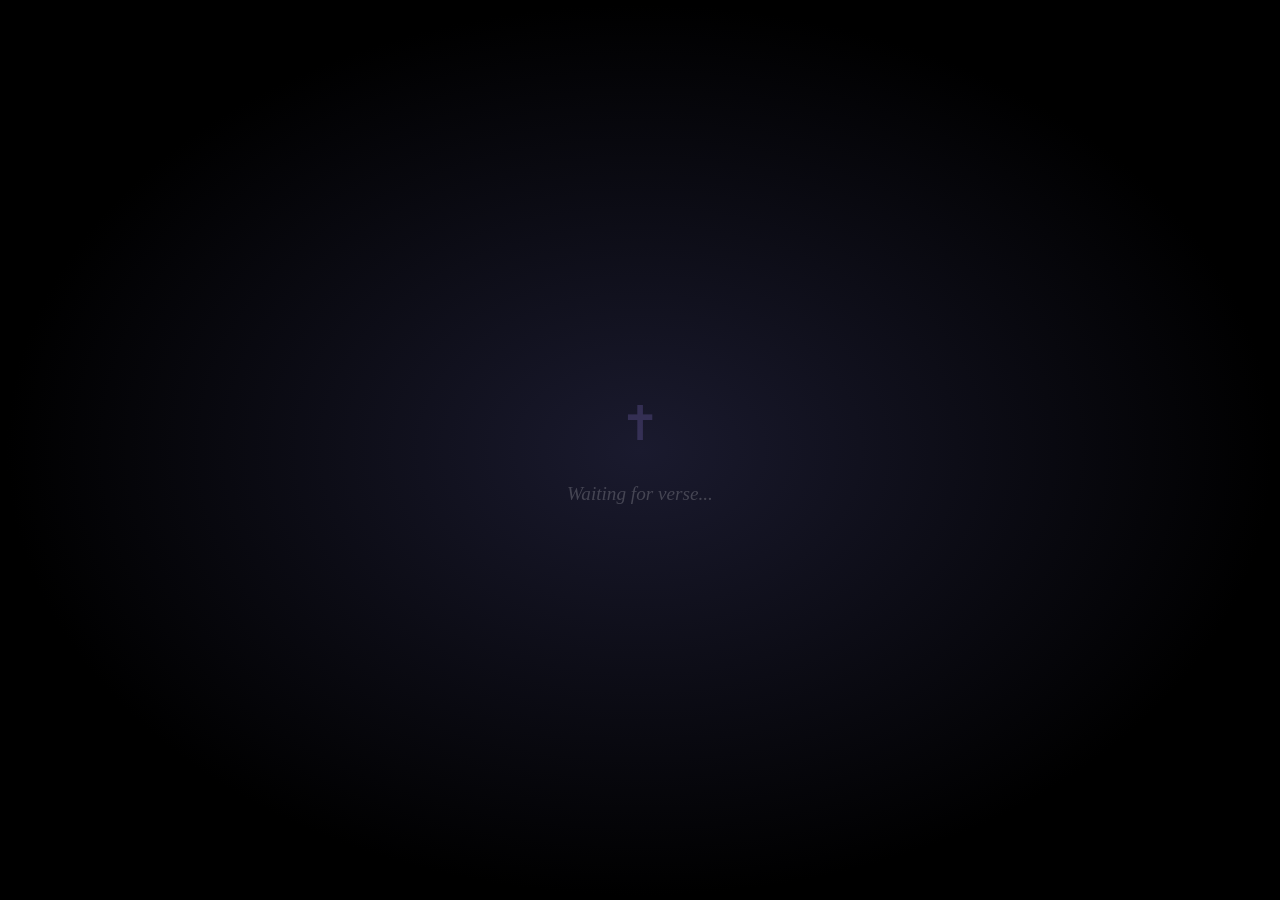
<file: VERSION_2/Templates/display.html>
<!DOCTYPE html>
<html lang="en">
<head>
    <meta charset="UTF-8">
    <title>Bible Display V2</title>
    <style>
        * { margin: 0; padding: 0; box-sizing: border-box; }

        body {
            min-height: 100vh;
            background: #000;
            display: flex;
            align-items: center;
            justify-content: center;
            font-family: 'Georgia', serif;
            overflow: hidden;
        }

        .bg {
            position: fixed;
            inset: 0;
            background: radial-gradient(ellipse at center,
                #1a1a2e 0%, #000 70%);
            z-index: 0;
        }

        .container {
            position: relative;
            z-index: 1;
            text-align: center;
            padding: 60px 40px;
            max-width: 900px;
            animation: fadeIn 1s ease;
        }

        @keyframes fadeIn {
            from { opacity: 0; transform: translateY(20px); }
            to   { opacity: 1; transform: translateY(0); }
        }

        .reference {
            font-size: 2rem;
            font-weight: bold;
            color: #a78bfa;
            margin-bottom: 24px;
            letter-spacing: 2px;
            text-transform: uppercase;
        }

        .verse-text {
            font-size: 2.4rem;
            color: #f0f0f0;
            line-height: 1.7;
            font-style: italic;
        }

        .cross {
            font-size: 3rem;
            color: rgba(167, 139, 250, 0.2);
            margin-bottom: 32px;
        }

        .waiting {
            color: rgba(255,255,255,0.2);
            font-size: 1.2rem;
            font-style: italic;
        }
    </style>
</head>
<body>
    <div class="bg"></div>
    <div class="container" id="content">
        <div class="cross">✝</div>
        <div class="waiting">Waiting for verse...</div>
    </div>

    <script>
        let lastRef = "";

        function fetchVerse() {
            fetch('/verse')
                .then(r => r.json())
                .then(data => {
                    if (data.reference && data.reference !== lastRef) {
                        lastRef = data.reference;
                        showVerse(data);
                    }
                });
        }

        function showVerse(data) {
            const content = document.getElementById('content');
            content.style.animation = 'none';
            content.offsetHeight; // reflow trick for re-animation
            content.style.animation = 'fadeIn 1s ease';

            content.innerHTML = `
                <div class="cross">✝</div>
                <div class="reference">${data.reference}</div>
                <div class="verse-text">"${data.text}"</div>
            `;
        }

        // Poll every 2 seconds
        setInterval(fetchVerse, 2000);
    </script>
</body>
</html>
</file>
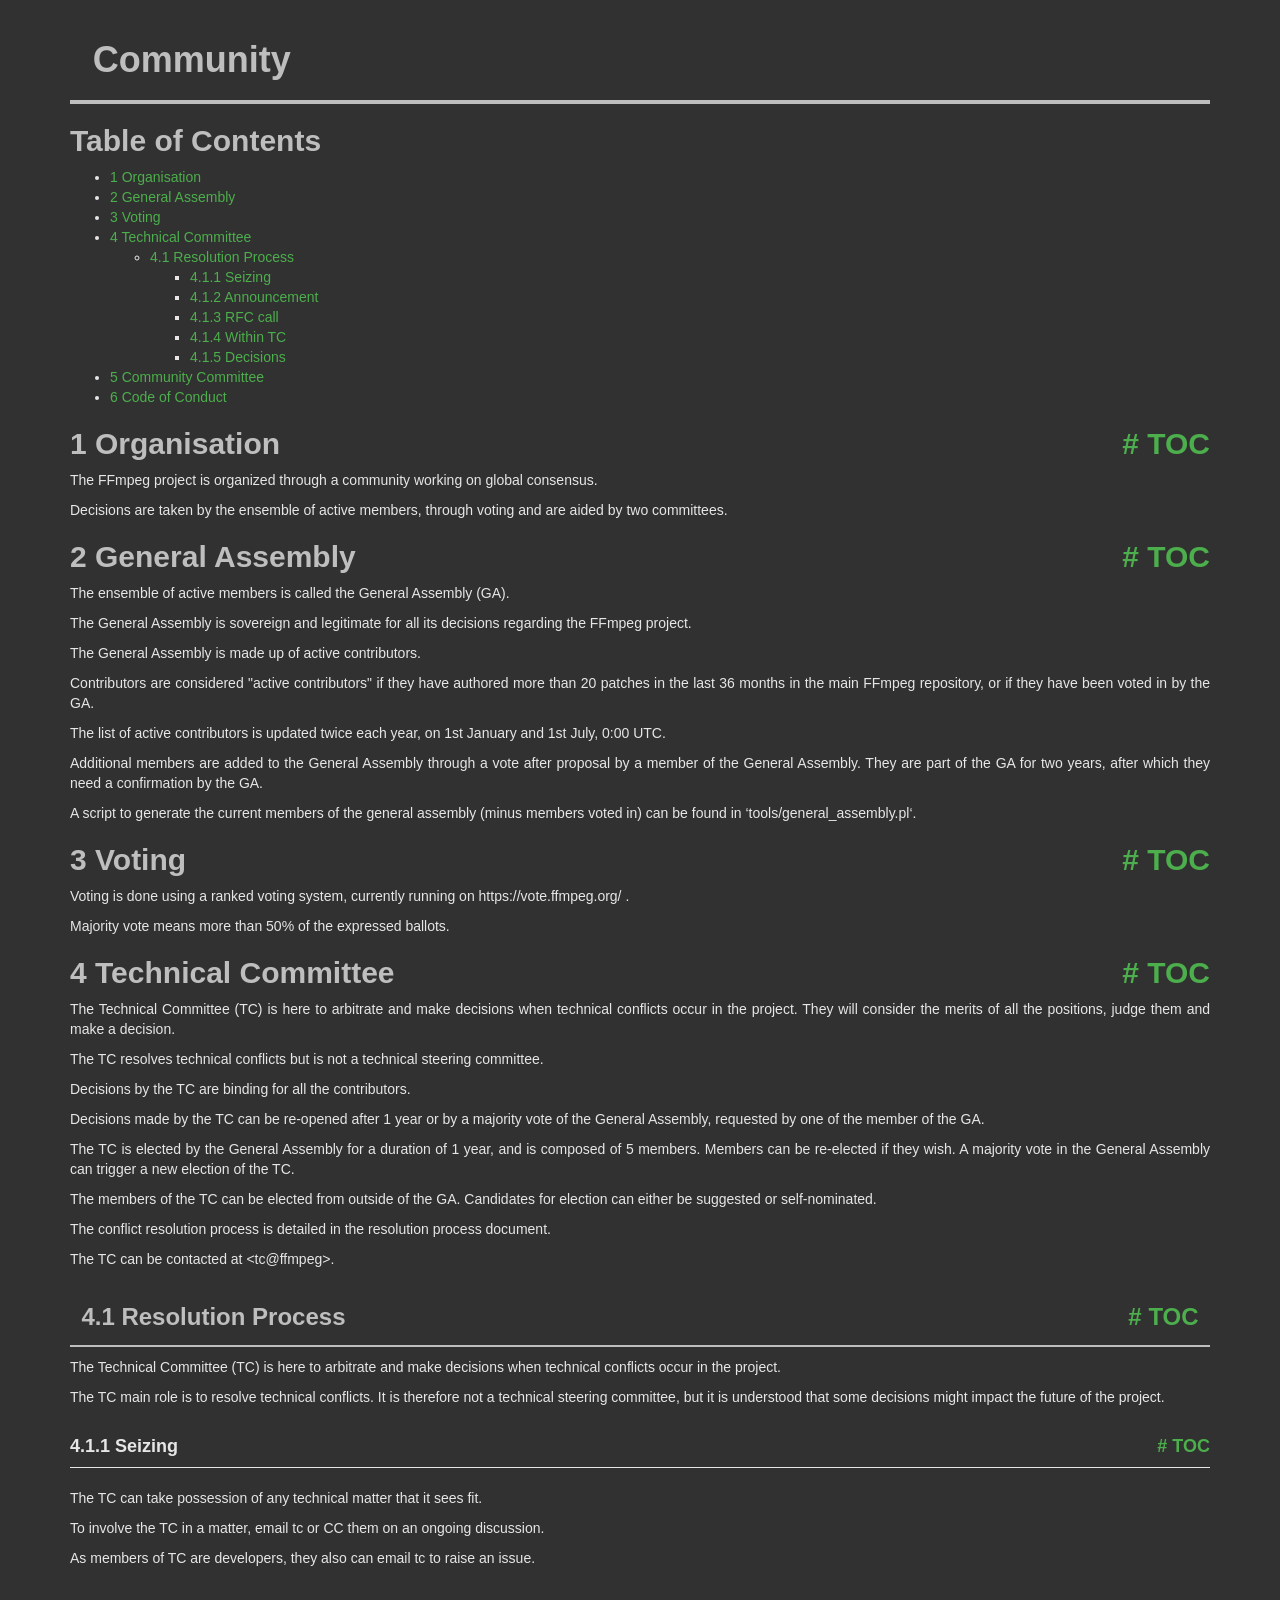
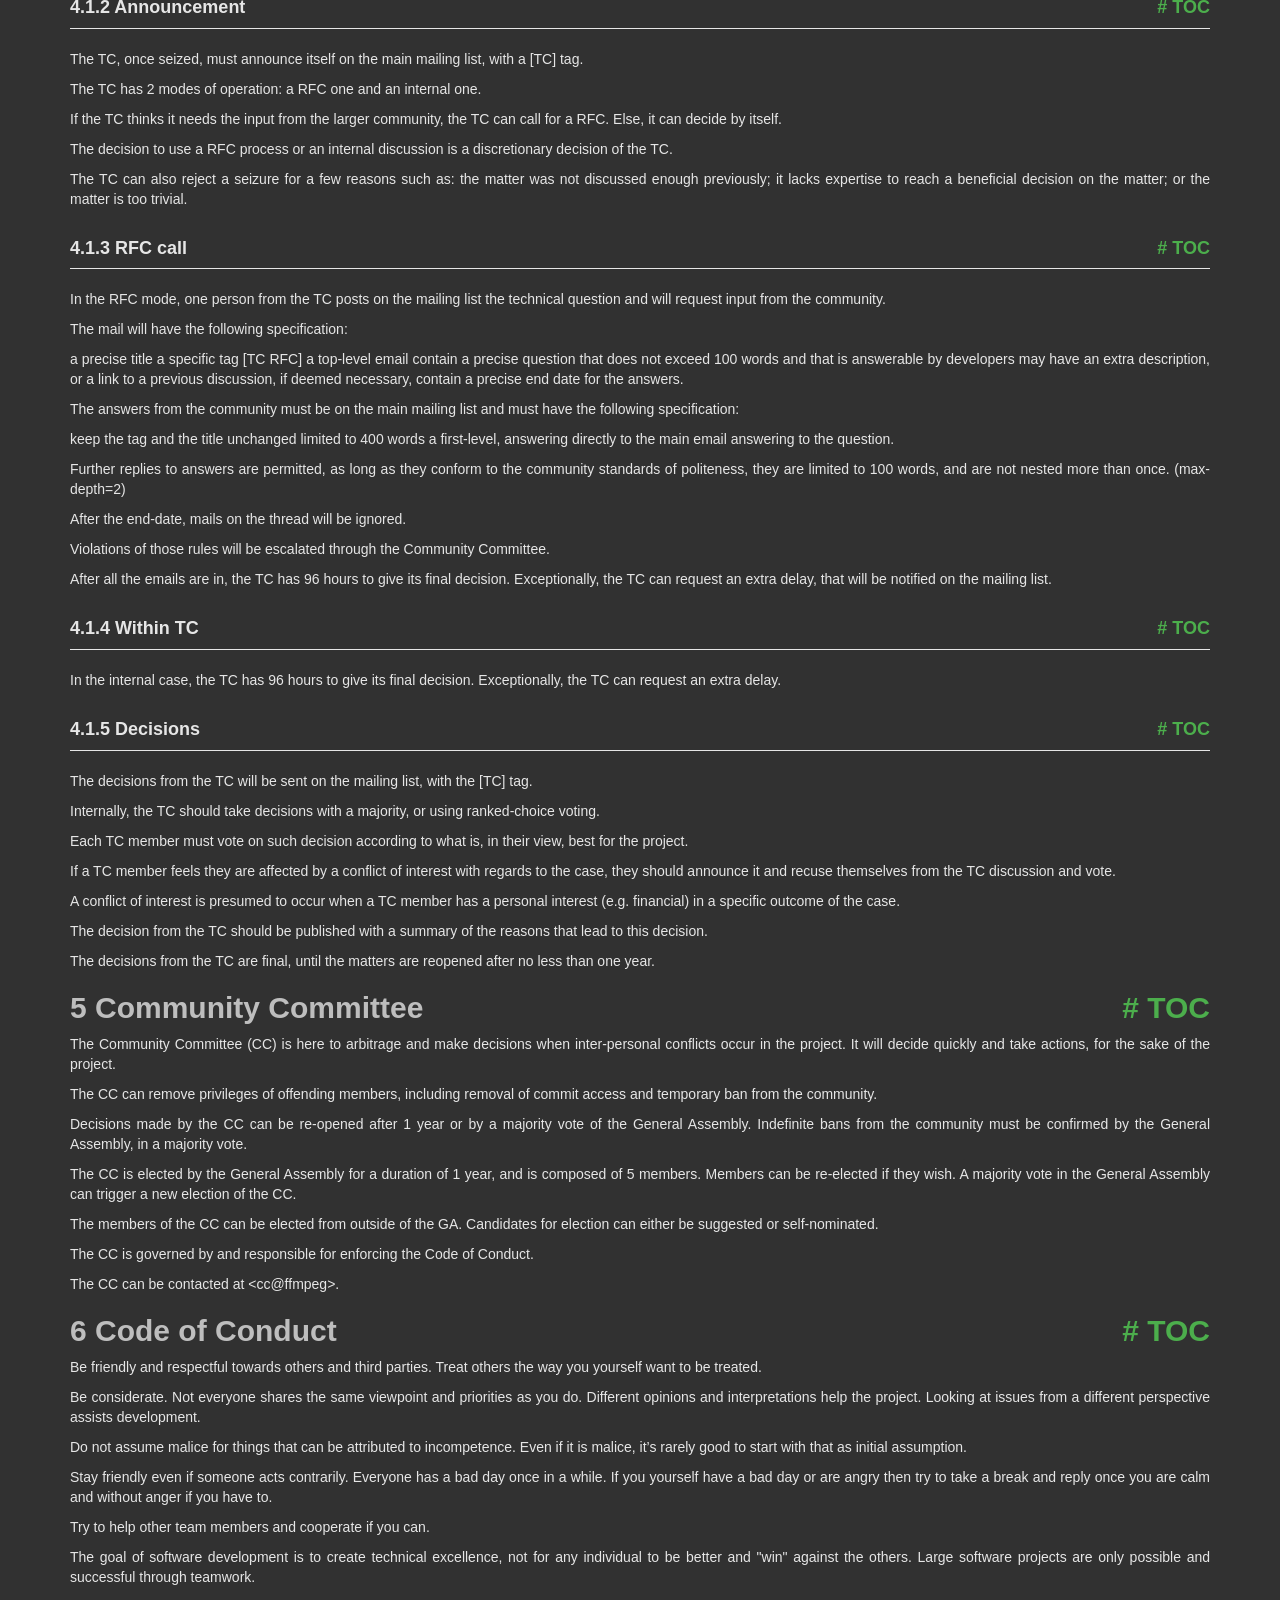
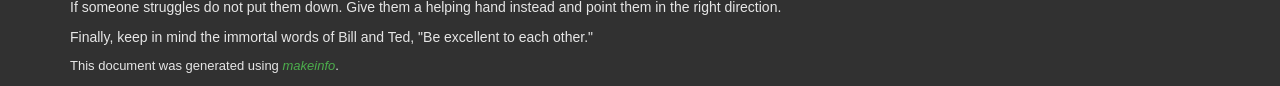
<file: ffmpeg-8.1-essentials_build/ffmpeg-8.1-essentials_build/doc/community.html>
<!DOCTYPE html PUBLIC "-//W3C//DTD HTML 4.01 Transitional//EN" "http://www.w3.org/TR/html4/loose.dtd">
<html>
<!-- Created by GNU Texinfo 7.2, https://www.gnu.org/software/texinfo/ -->
  <head>
    <meta charset="utf-8">
    <title>
      Community
    </title>
    <meta name="viewport" content="width=device-width,initial-scale=1.0">
    <link rel="stylesheet" type="text/css" href="bootstrap.min.css">
    <link rel="stylesheet" type="text/css" href="style.min.css">
  </head>
  <body>
    <div class="container">
      <h1>
      Community
      </h1>


<a name="SEC_Top"></a>

<div class="region-contents" id="SEC_Contents">
<h2 class="contents-heading">Table of Contents</h2>

<div class="contents">

<ul class="toc-numbered-mark">
  <li><a id="toc-Organisation" href="#Organisation-1">1 Organisation</a></li>
  <li><a id="toc-General-Assembly" href="#General-Assembly-1">2 General Assembly</a></li>
  <li><a id="toc-Voting" href="#Voting-1">3 Voting</a></li>
  <li><a id="toc-Technical-Committee" href="#Technical-Committee-1">4 Technical Committee</a>
  <ul class="toc-numbered-mark">
    <li><a id="toc-Resolution-Process" href="#Resolution-Process-1">4.1 Resolution Process</a>
    <ul class="toc-numbered-mark">
      <li><a id="toc-Seizing" href="#Seizing">4.1.1 Seizing</a></li>
      <li><a id="toc-Announcement" href="#Announcement">4.1.2 Announcement</a></li>
      <li><a id="toc-RFC-call" href="#RFC-call">4.1.3 RFC call</a></li>
      <li><a id="toc-Within-TC" href="#Within-TC">4.1.4 Within TC</a></li>
      <li><a id="toc-Decisions" href="#Decisions">4.1.5 Decisions</a></li>
    </ul></li>
  </ul></li>
  <li><a id="toc-Community-Committee" href="#Community-Committee-1">5 Community Committee</a></li>
  <li><a id="toc-Code-of-Conduct" href="#Code-of-Conduct-1">6 Code of Conduct</a></li>
</ul>
</div>
</div>

<a class="anchor" id="Organisation"></a><a name="Organisation-1"></a>
<h2 class="chapter">1 Organisation<span class="pull-right"><a class="anchor hidden-xs" href="#Organisation" aria-hidden="true">#</a> <a class="anchor hidden-xs"href="#toc-Organisation" aria-hidden="true">TOC</a></span></h2>

<p>The FFmpeg project is organized through a community working on global consensus.
</p>
<p>Decisions are taken by the ensemble of active members, through voting and are aided by two committees.
</p>
<a class="anchor" id="General-Assembly"></a><a name="General-Assembly-1"></a>
<h2 class="chapter">2 General Assembly<span class="pull-right"><a class="anchor hidden-xs" href="#General-Assembly" aria-hidden="true">#</a> <a class="anchor hidden-xs"href="#toc-General-Assembly" aria-hidden="true">TOC</a></span></h2>

<p>The ensemble of active members is called the General Assembly (GA).
</p>
<p>The General Assembly is sovereign and legitimate for all its decisions regarding the FFmpeg project.
</p>
<p>The General Assembly is made up of active contributors.
</p>
<p>Contributors are considered &quot;active contributors&quot; if they have authored more than 20 patches in the last 36 months in the main FFmpeg repository, or if they have been voted in by the GA.
</p>
<p>The list of active contributors is updated twice each year, on 1st January and 1st July, 0:00 UTC.
</p>
<p>Additional members are added to the General Assembly through a vote after proposal by a member of the General Assembly. They are part of the GA for two years, after which they need a confirmation by the GA.
</p>
<p>A script to generate the current members of the general assembly (minus members voted in) can be found in &lsquo;tools/general_assembly.pl&lsquo;.
</p>
<a class="anchor" id="Voting"></a><a name="Voting-1"></a>
<h2 class="chapter">3 Voting<span class="pull-right"><a class="anchor hidden-xs" href="#Voting" aria-hidden="true">#</a> <a class="anchor hidden-xs"href="#toc-Voting" aria-hidden="true">TOC</a></span></h2>

<p>Voting is done using a ranked voting system, currently running on https://vote.ffmpeg.org/ .
</p>
<p>Majority vote means more than 50% of the expressed ballots.
</p>
<a class="anchor" id="Technical-Committee"></a><a name="Technical-Committee-1"></a>
<h2 class="chapter">4 Technical Committee<span class="pull-right"><a class="anchor hidden-xs" href="#Technical-Committee" aria-hidden="true">#</a> <a class="anchor hidden-xs"href="#toc-Technical-Committee" aria-hidden="true">TOC</a></span></h2>

<p>The Technical Committee (TC) is here to arbitrate and make decisions when technical conflicts occur in the project. They will consider the merits of all the positions, judge them and make a decision.
</p>
<p>The TC resolves technical conflicts but is not a technical steering committee.
</p>
<p>Decisions by the TC are binding for all the contributors.
</p>
<p>Decisions made by the TC can be re-opened after 1 year or by a majority vote of the General Assembly, requested by one of the member of the GA.
</p>
<p>The TC is elected by the General Assembly for a duration of 1 year, and is composed of 5 members. Members can be re-elected if they wish. A majority vote in the General Assembly can trigger a new election of the TC.
</p>
<p>The members of the TC can be elected from outside of the GA. Candidates for election can either be suggested or self-nominated.
</p>
<p>The conflict resolution process is detailed in the resolution process document.
</p>
<p>The TC can be contacted at &lt;tc@ffmpeg&gt;.
</p>
<a class="anchor" id="Resolution-Process"></a><a name="Resolution-Process-1"></a>
<h3 class="section">4.1 Resolution Process<span class="pull-right"><a class="anchor hidden-xs" href="#Resolution-Process" aria-hidden="true">#</a> <a class="anchor hidden-xs"href="#toc-Resolution-Process" aria-hidden="true">TOC</a></span></h3>

<p>The Technical Committee (TC) is here to arbitrate and make decisions when technical conflicts occur in the project.
</p>
<p>The TC main role is to resolve technical conflicts. It is therefore not a technical steering committee, but it is understood that some decisions might impact the future of the project.
</p>
<a name="Seizing"></a>
<h4 class="subsection">4.1.1 Seizing<span class="pull-right"><a class="anchor hidden-xs" href="#Seizing" aria-hidden="true">#</a> <a class="anchor hidden-xs"href="#toc-Seizing" aria-hidden="true">TOC</a></span></h4>

<p>The TC can take possession of any technical matter that it sees fit.
</p>
<p>To involve the TC in a matter, email tc&nbsp;or CC them on an ongoing discussion.
</p>
<p>As members of TC are developers, they also can email tc&nbsp;to raise an issue.
</p><a name="Announcement"></a>
<h4 class="subsection">4.1.2 Announcement<span class="pull-right"><a class="anchor hidden-xs" href="#Announcement" aria-hidden="true">#</a> <a class="anchor hidden-xs"href="#toc-Announcement" aria-hidden="true">TOC</a></span></h4>

<p>The TC, once seized, must announce itself on the main mailing list, with a [TC] tag.
</p>
<p>The TC has 2 modes of operation: a RFC one and an internal one.
</p>
<p>If the TC thinks it needs the input from the larger community, the TC can call for a RFC. Else, it can decide by itself.
</p>
<p>The decision to use a RFC process or an internal discussion is a discretionary decision of the TC.
</p>
<p>The TC can also reject a seizure for a few reasons such as: the matter was not discussed enough previously; it lacks expertise to reach a beneficial decision on the matter; or the matter is too trivial.
</p><a name="RFC-call"></a>
<h4 class="subsection">4.1.3 RFC call<span class="pull-right"><a class="anchor hidden-xs" href="#RFC-call" aria-hidden="true">#</a> <a class="anchor hidden-xs"href="#toc-RFC-call" aria-hidden="true">TOC</a></span></h4>

<p>In the RFC mode, one person from the TC posts on the mailing list the technical question and will request input from the community.
</p>
<p>The mail will have the following specification:
</p>
<p>a precise title
    a specific tag [TC RFC]
    a top-level email
    contain a precise question that does not exceed 100 words and that is answerable by developers
    may have an extra description, or a link to a previous discussion, if deemed necessary,
    contain a precise end date for the answers.
</p>
<p>The answers from the community must be on the main mailing list and must have the following specification:
</p>
<p>keep the tag and the title unchanged
    limited to 400 words
    a first-level, answering directly to the main email
    answering to the question.
</p>
<p>Further replies to answers are permitted, as long as they conform to the community standards of politeness, they are limited to 100 words, and are not nested more than once. (max-depth=2)
</p>
<p>After the end-date, mails on the thread will be ignored.
</p>
<p>Violations of those rules will be escalated through the Community Committee.
</p>
<p>After all the emails are in, the TC has 96 hours to give its final decision. Exceptionally, the TC can request an extra delay, that will be notified on the mailing list.
</p><a name="Within-TC"></a>
<h4 class="subsection">4.1.4 Within TC<span class="pull-right"><a class="anchor hidden-xs" href="#Within-TC" aria-hidden="true">#</a> <a class="anchor hidden-xs"href="#toc-Within-TC" aria-hidden="true">TOC</a></span></h4>

<p>In the internal case, the TC has 96 hours to give its final decision. Exceptionally, the TC can request an extra delay.
</p><a name="Decisions"></a>
<h4 class="subsection">4.1.5 Decisions<span class="pull-right"><a class="anchor hidden-xs" href="#Decisions" aria-hidden="true">#</a> <a class="anchor hidden-xs"href="#toc-Decisions" aria-hidden="true">TOC</a></span></h4>

<p>The decisions from the TC will be sent on the mailing list, with the [TC] tag.
</p>
<p>Internally, the TC should take decisions with a majority, or using ranked-choice voting.
</p>
<p>Each TC member must vote on such decision according to what is, in their view, best for the project.
</p>
<p>If a TC member feels they are affected by a conflict of interest with regards to the case, they should announce it and recuse themselves from the TC
discussion and vote.
</p>
<p>A conflict of interest is presumed to occur when a TC member has a personal interest (e.g. financial) in a specific outcome of the case.
</p>
<p>The decision from the TC should be published with a summary of the reasons that lead to this decision.
</p>
<p>The decisions from the TC are final, until the matters are reopened after no less than one year.
</p>
<a class="anchor" id="Community-Committee"></a><a name="Community-Committee-1"></a>
<h2 class="chapter">5 Community Committee<span class="pull-right"><a class="anchor hidden-xs" href="#Community-Committee" aria-hidden="true">#</a> <a class="anchor hidden-xs"href="#toc-Community-Committee" aria-hidden="true">TOC</a></span></h2>

<p>The Community Committee (CC) is here to arbitrage and make decisions when inter-personal conflicts occur in the project. It will decide quickly and take actions, for the sake of the project.
</p>
<p>The CC can remove privileges of offending members, including removal of commit access and temporary ban from the community.
</p>
<p>Decisions made by the CC can be re-opened after 1 year or by a majority vote of the General Assembly. Indefinite bans from the community must be confirmed by the General Assembly, in a majority vote.
</p>
<p>The CC is elected by the General Assembly for a duration of 1 year, and is composed of 5 members. Members can be re-elected if they wish. A majority vote in the General Assembly can trigger a new election of the CC.
</p>
<p>The members of the CC can be elected from outside of the GA. Candidates for election can either be suggested or self-nominated.
</p>
<p>The CC is governed by and responsible for enforcing the Code of Conduct.
</p>
<p>The CC can be contacted at &lt;cc@ffmpeg&gt;.
</p>
<a class="anchor" id="Code-of-Conduct"></a><a name="Code-of-Conduct-1"></a>
<h2 class="chapter">6 Code of Conduct<span class="pull-right"><a class="anchor hidden-xs" href="#Code-of-Conduct" aria-hidden="true">#</a> <a class="anchor hidden-xs"href="#toc-Code-of-Conduct" aria-hidden="true">TOC</a></span></h2>

<p>Be friendly and respectful towards others and third parties.
Treat others the way you yourself want to be treated.
</p>
<p>Be considerate. Not everyone shares the same viewpoint and priorities as you do.
Different opinions and interpretations help the project.
Looking at issues from a different perspective assists development.
</p>
<p>Do not assume malice for things that can be attributed to incompetence. Even if
it is malice, it&rsquo;s rarely good to start with that as initial assumption.
</p>
<p>Stay friendly even if someone acts contrarily. Everyone has a bad day
once in a while.
If you yourself have a bad day or are angry then try to take a break and reply
once you are calm and without anger if you have to.
</p>
<p>Try to help other team members and cooperate if you can.
</p>
<p>The goal of software development is to create technical excellence, not for any
individual to be better and &quot;win&quot; against the others. Large software projects
are only possible and successful through teamwork.
</p>
<p>If someone struggles do not put them down. Give them a helping hand
instead and point them in the right direction.
</p>
<p>Finally, keep in mind the immortal words of Bill and Ted,
&quot;Be excellent to each other.&quot;
</p>
      <p style="font-size: small;">
        This document was generated using <a class="uref" href="https://www.gnu.org/software/texinfo/"><em class="emph">makeinfo</em></a>.
      </p>
    </div>
  </body>
</html>
</file>
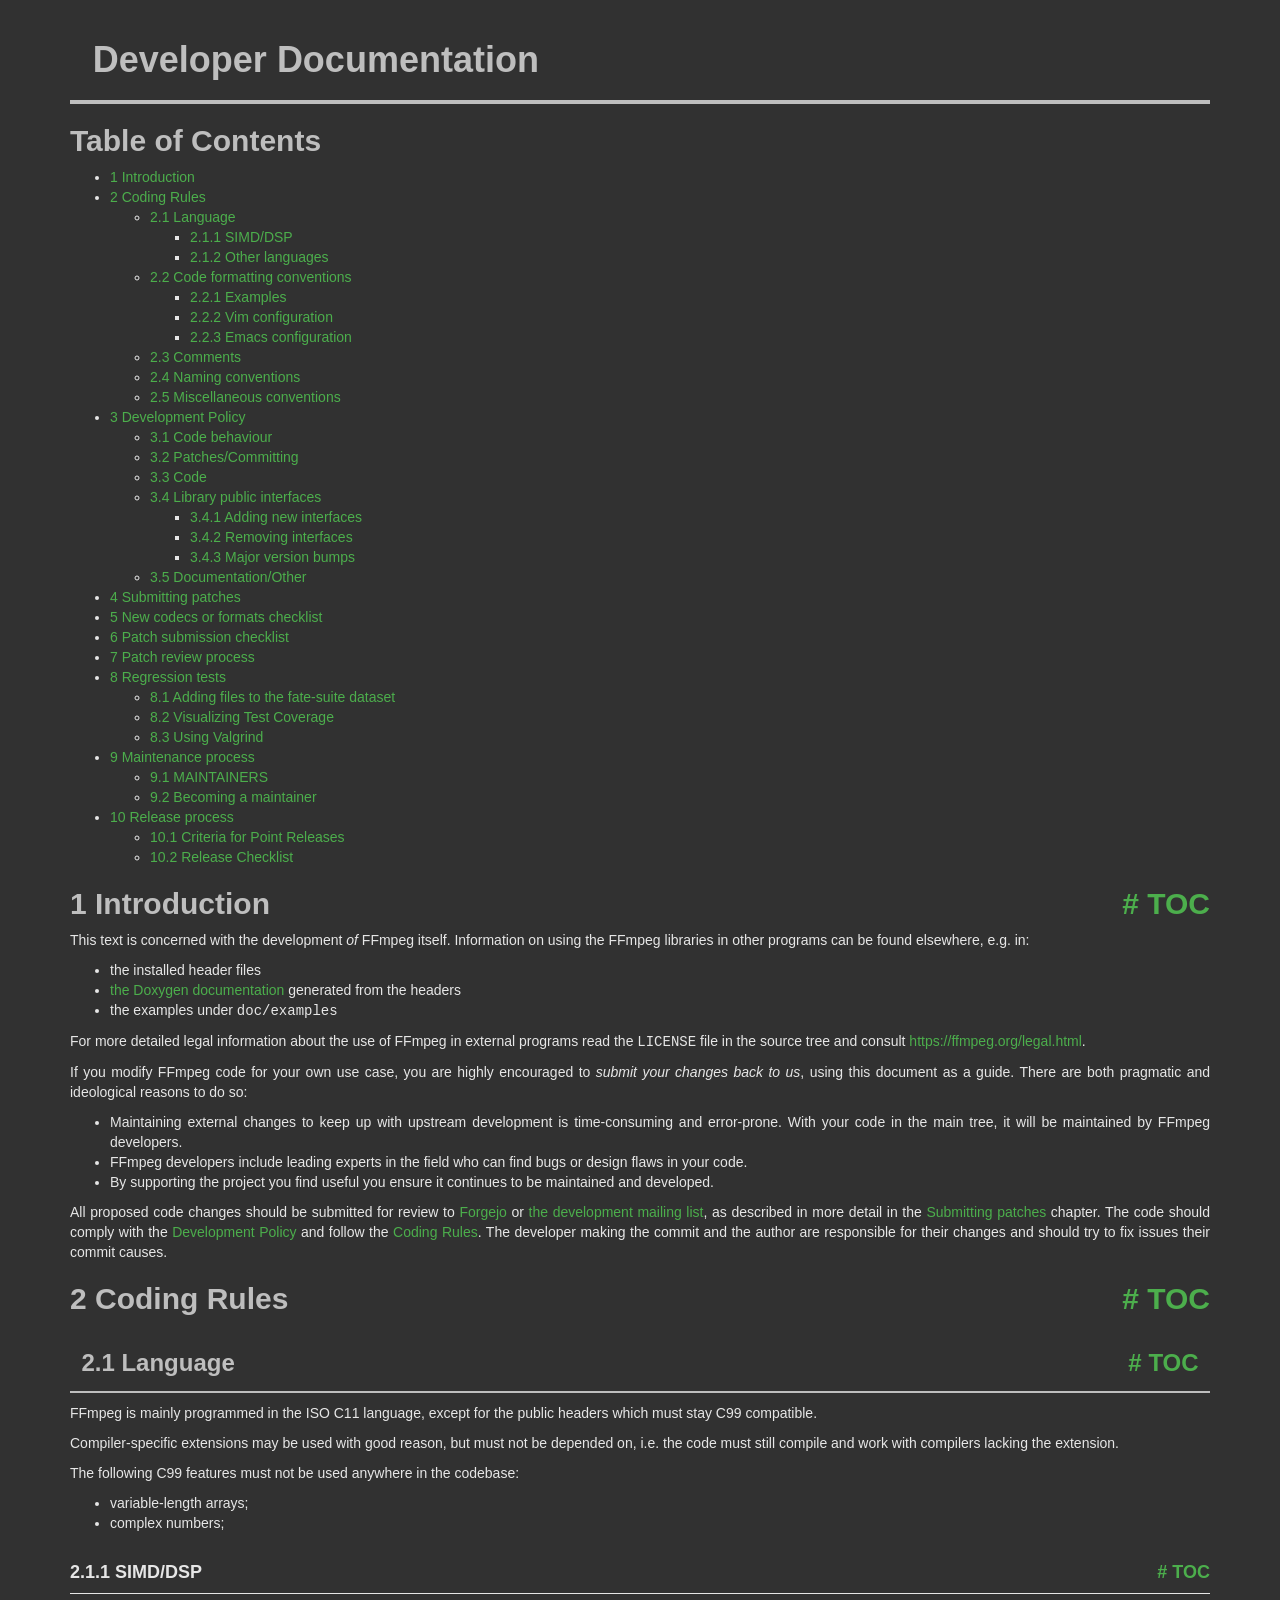
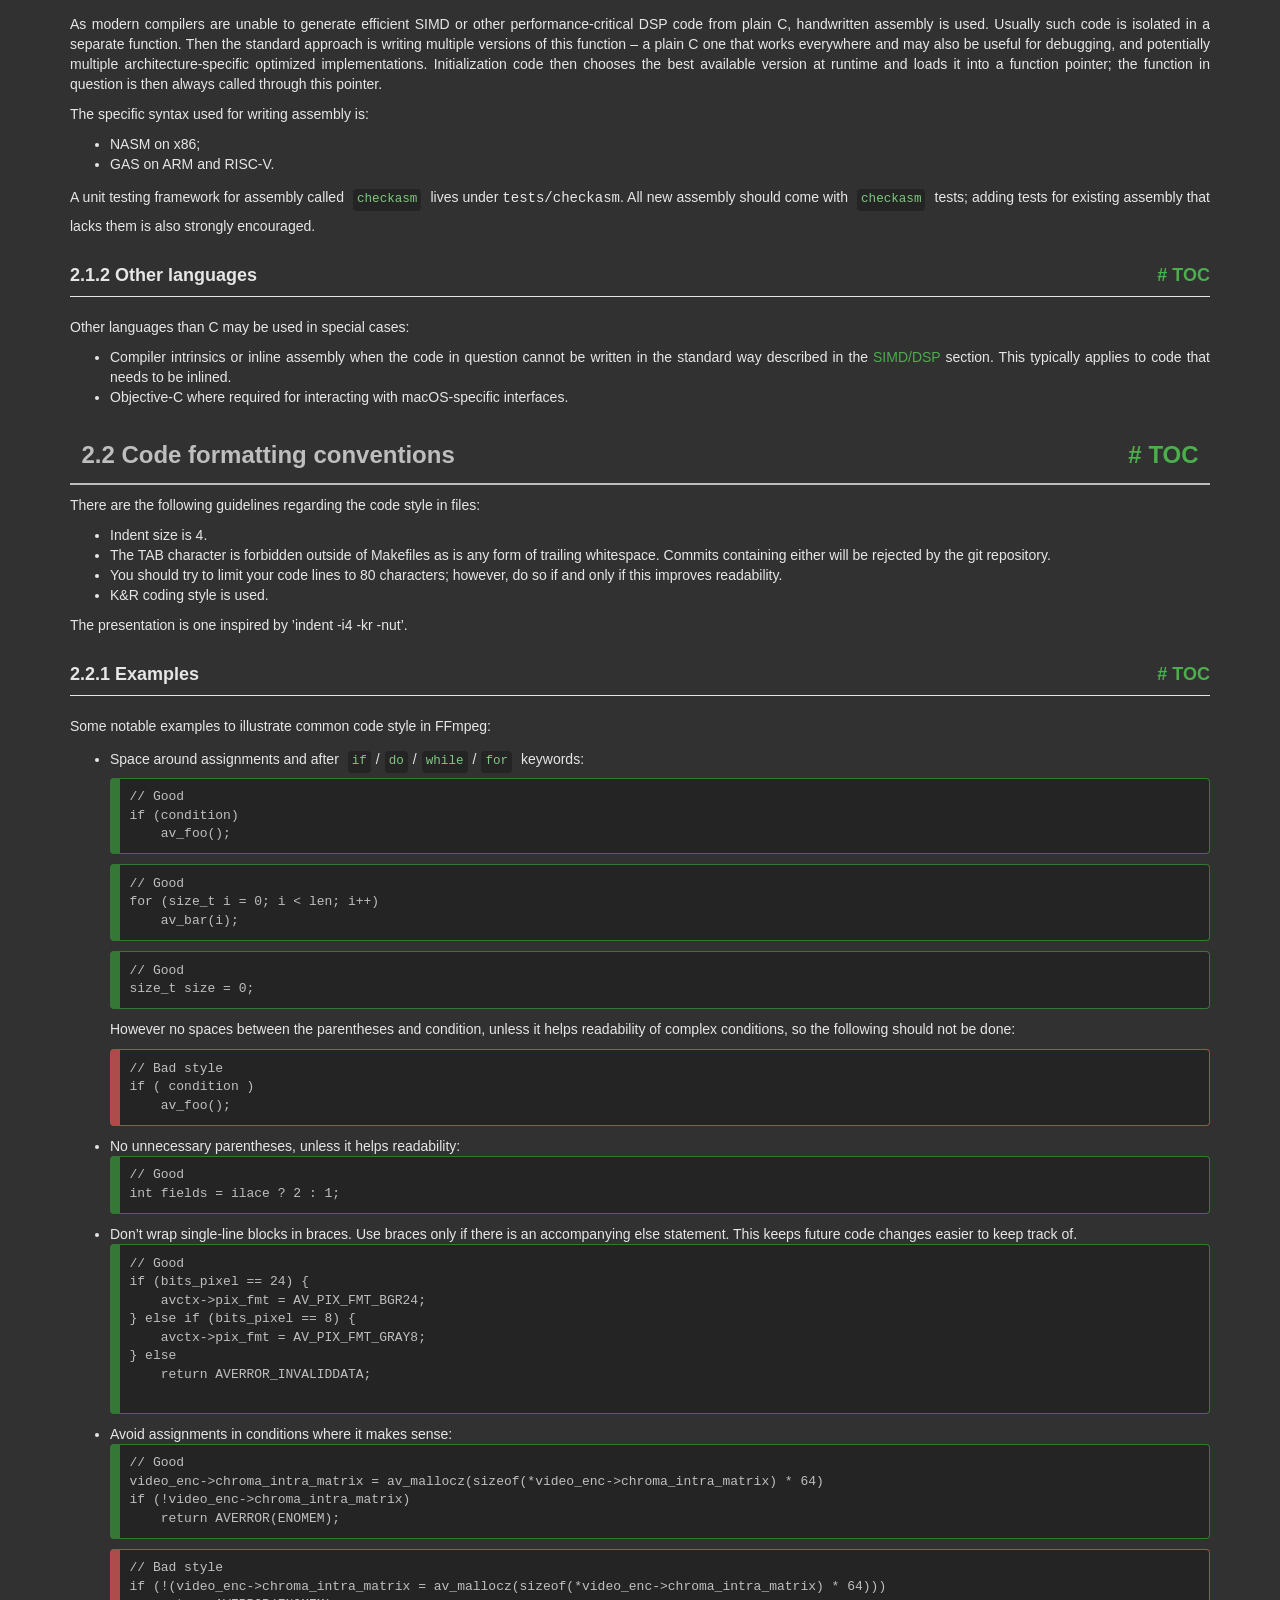
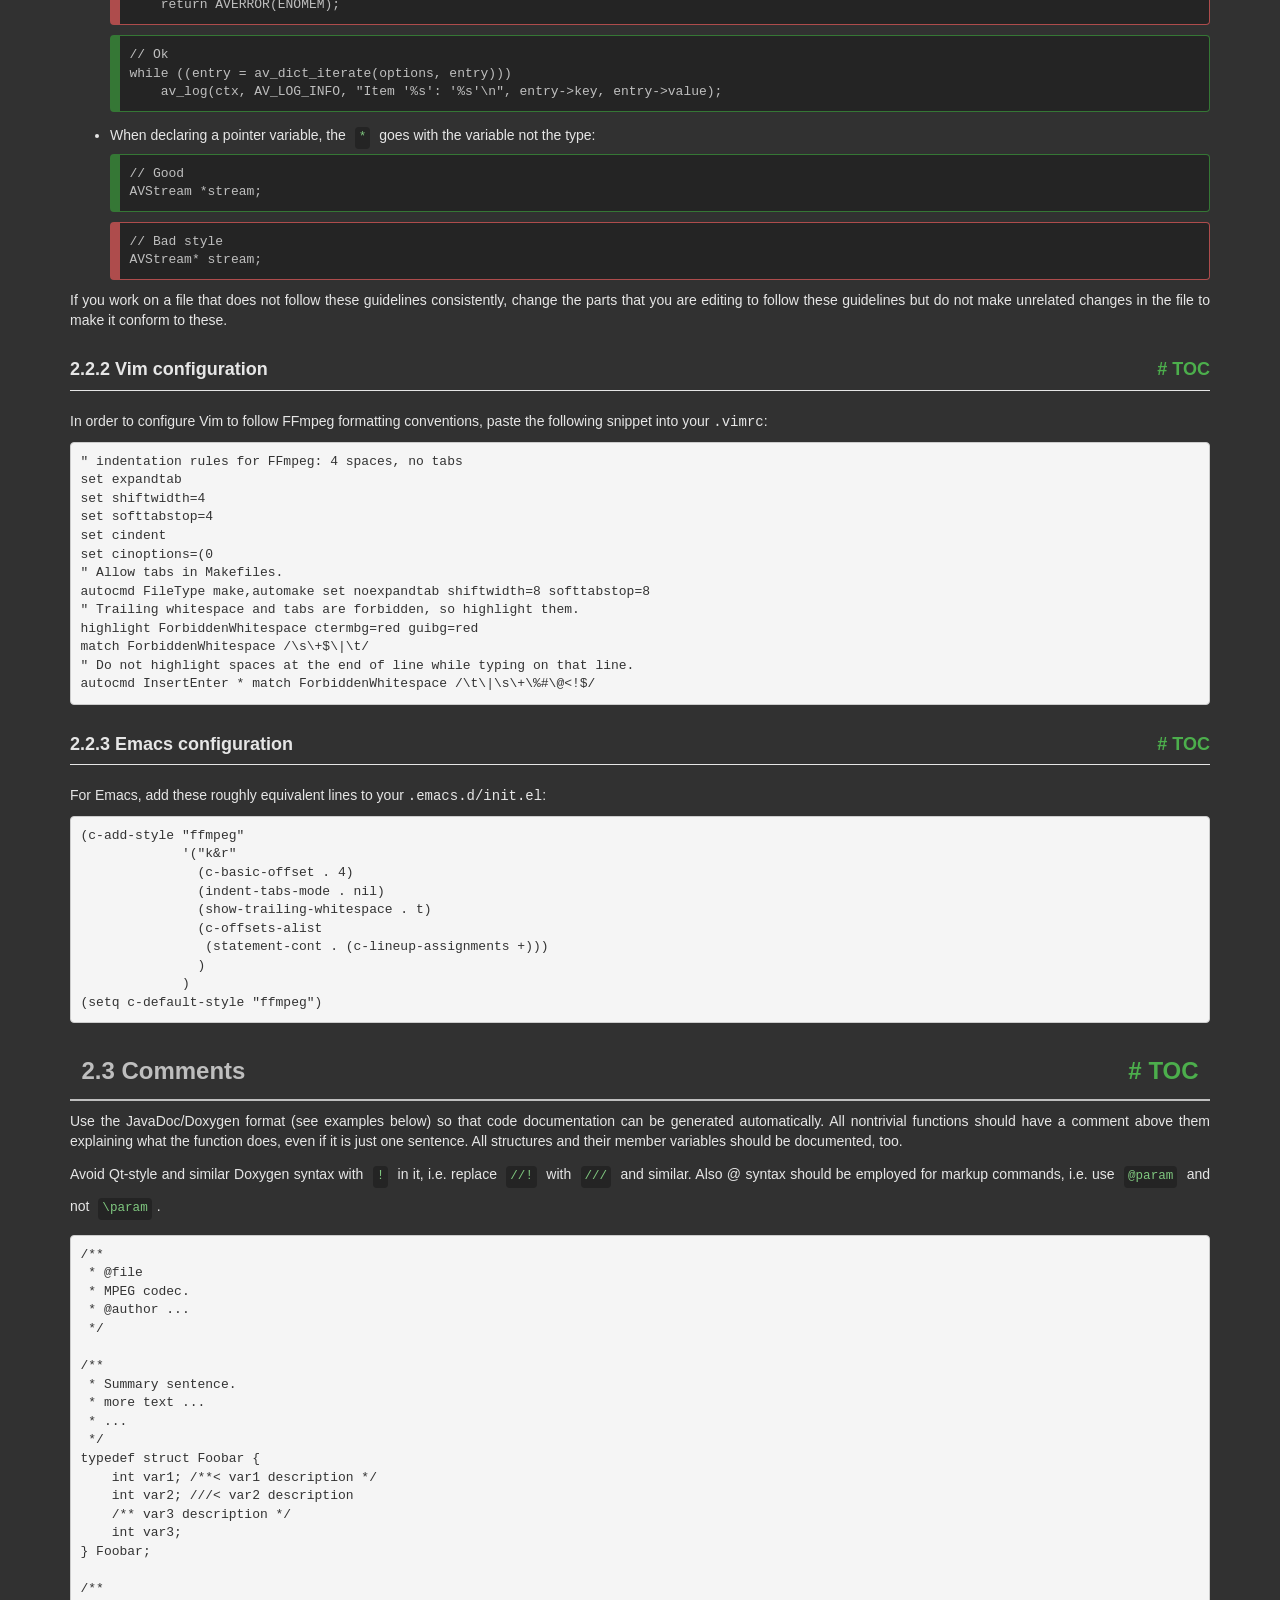
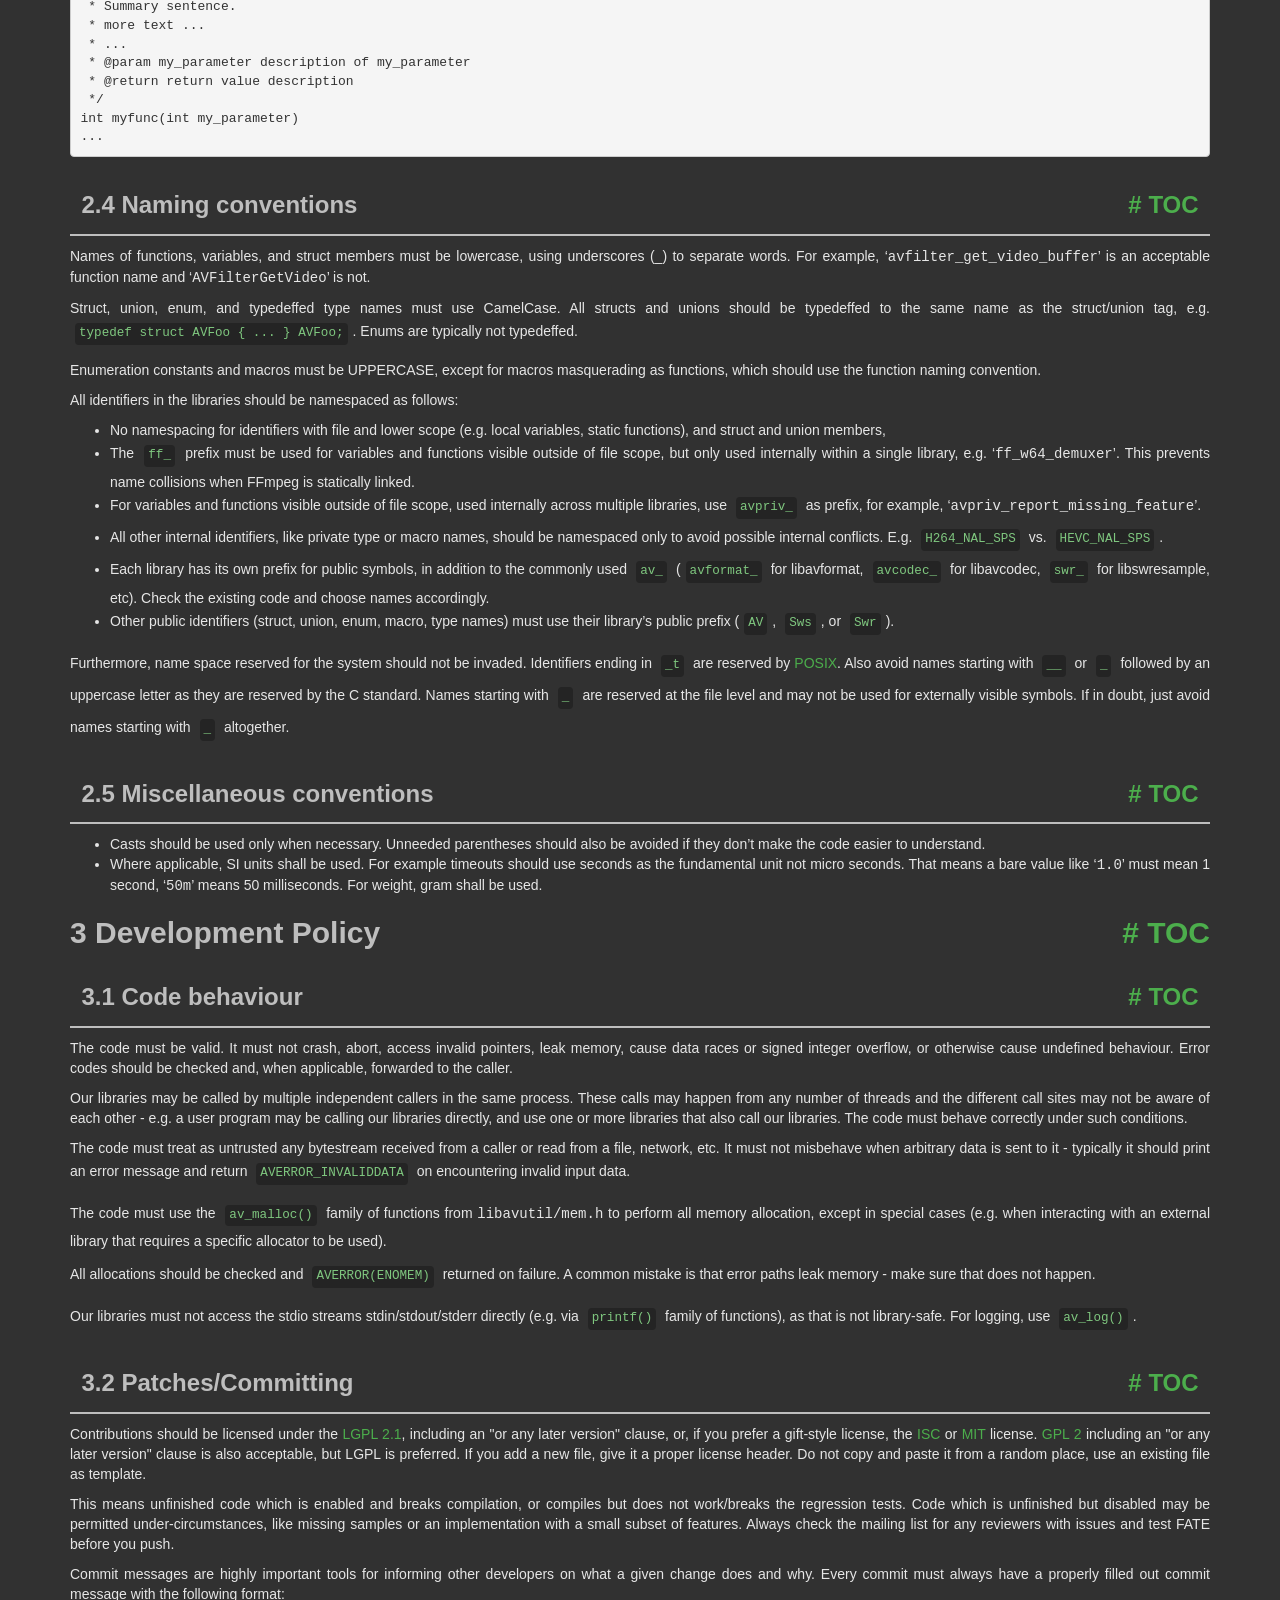
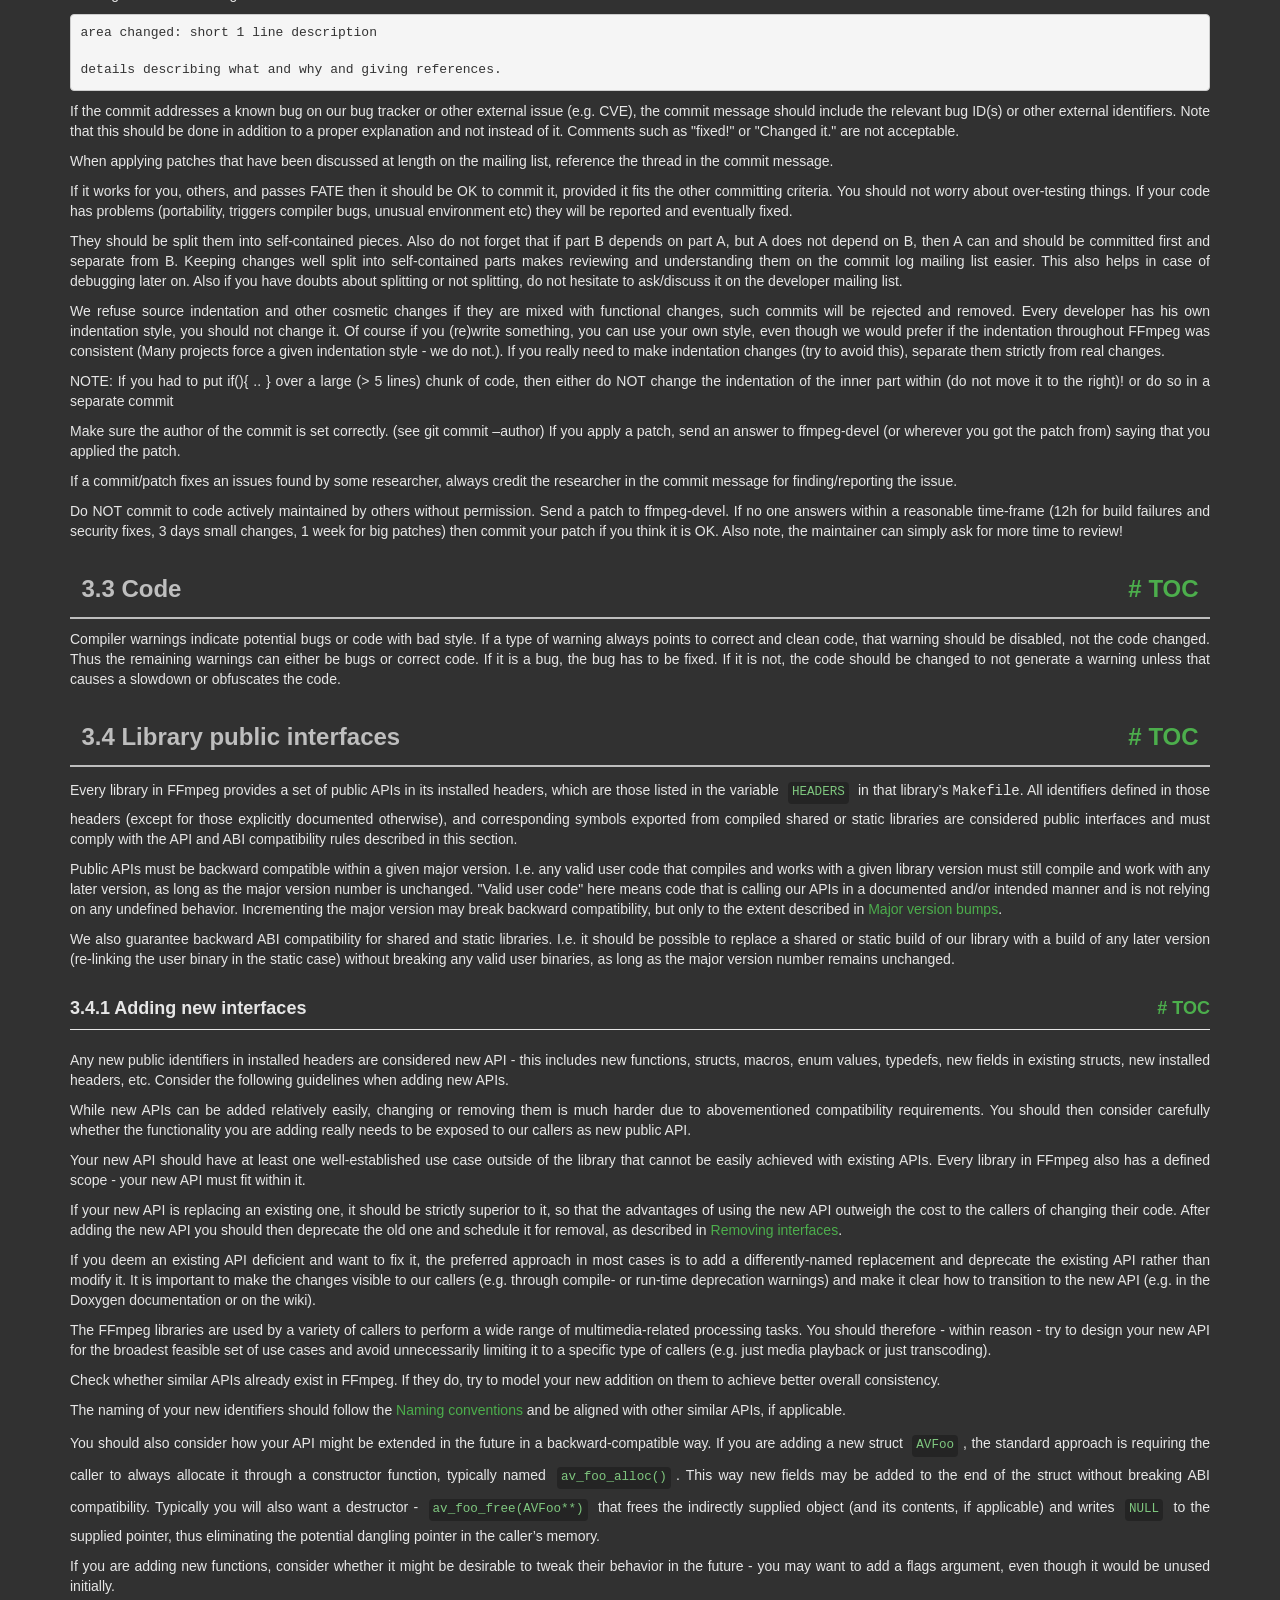
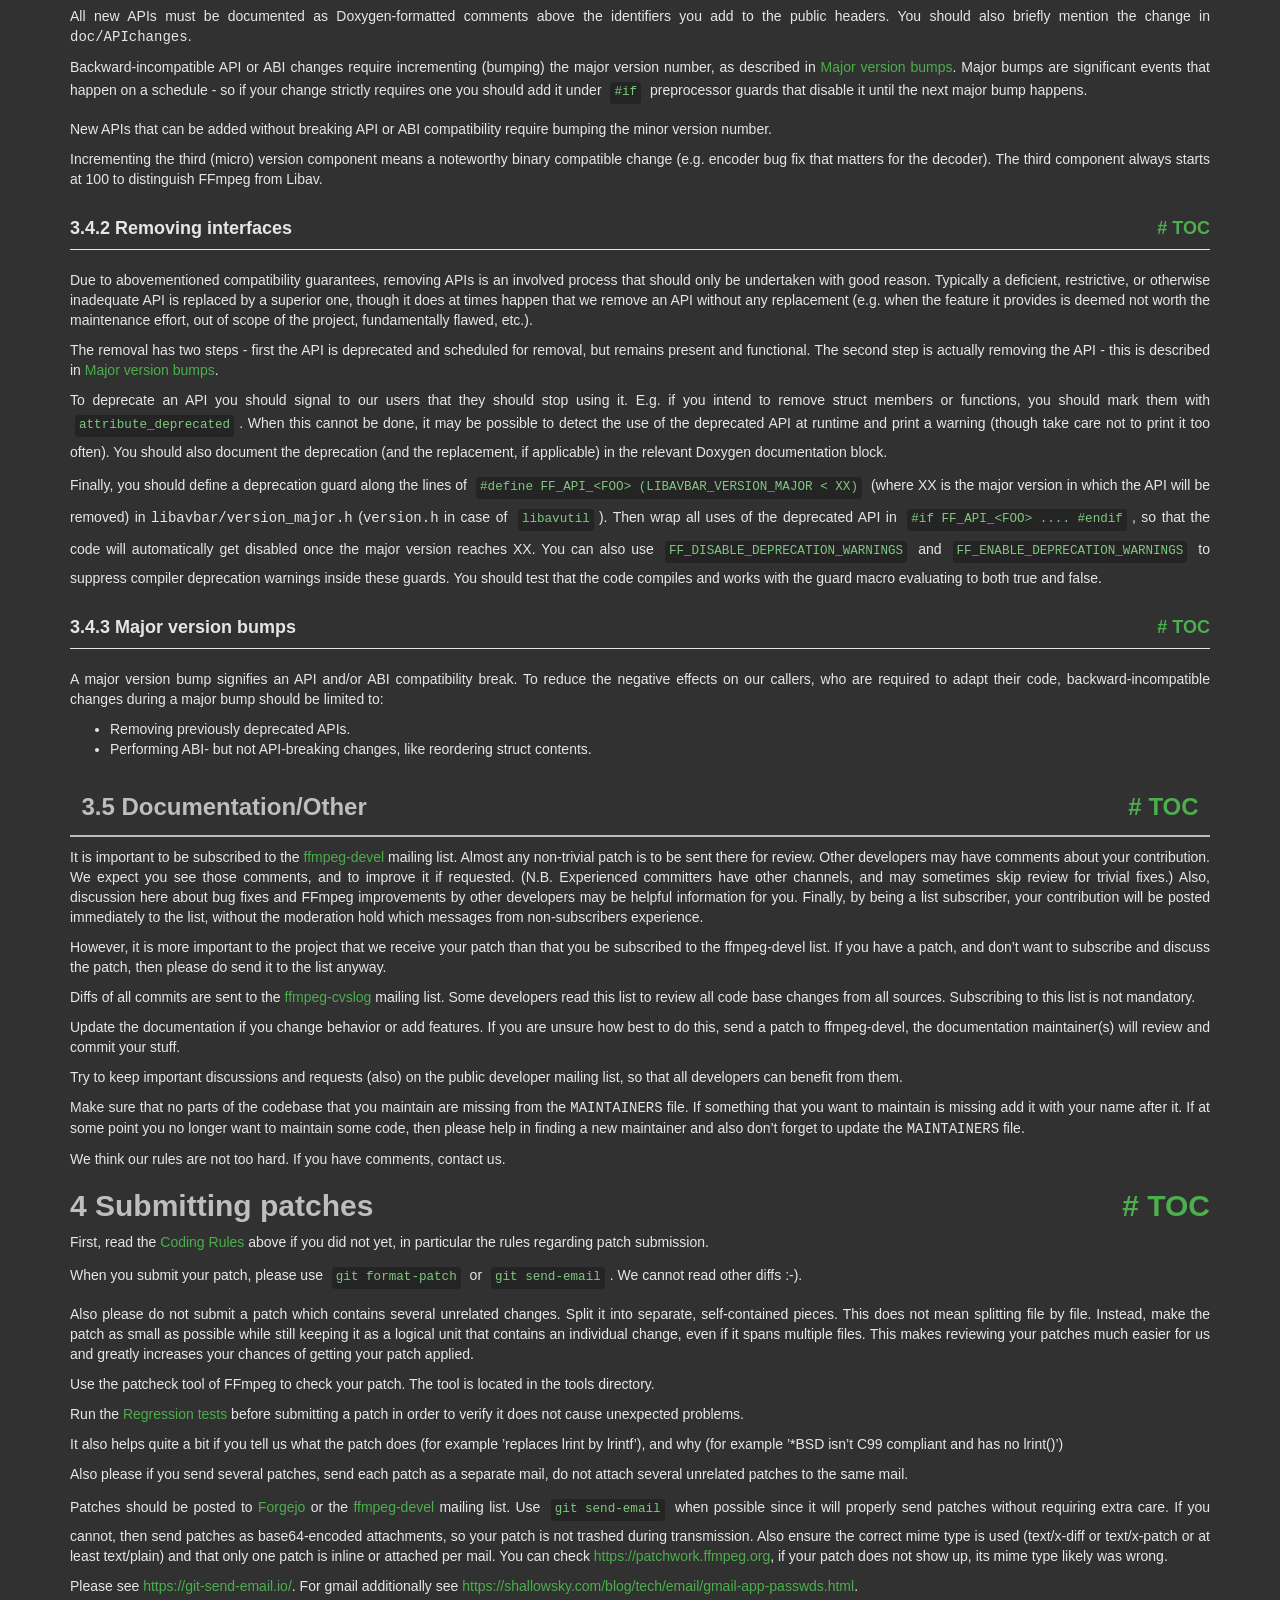
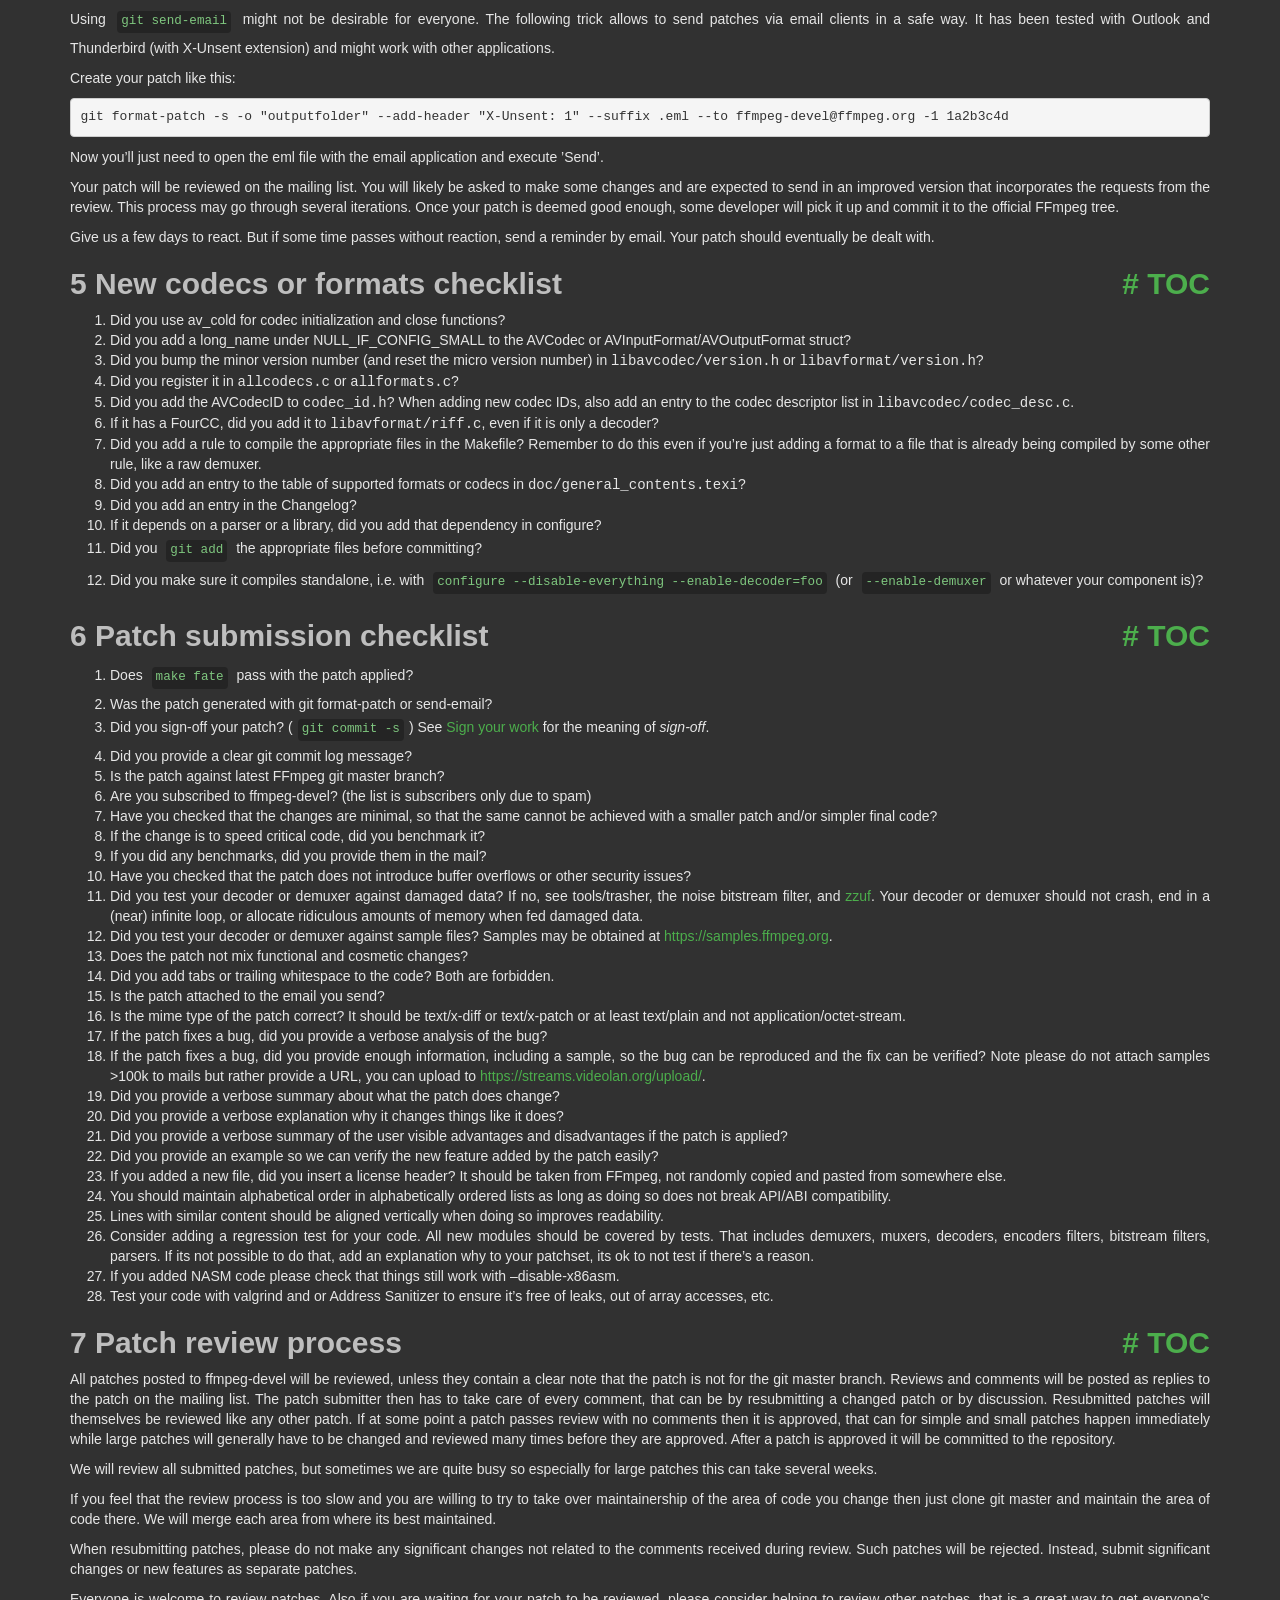
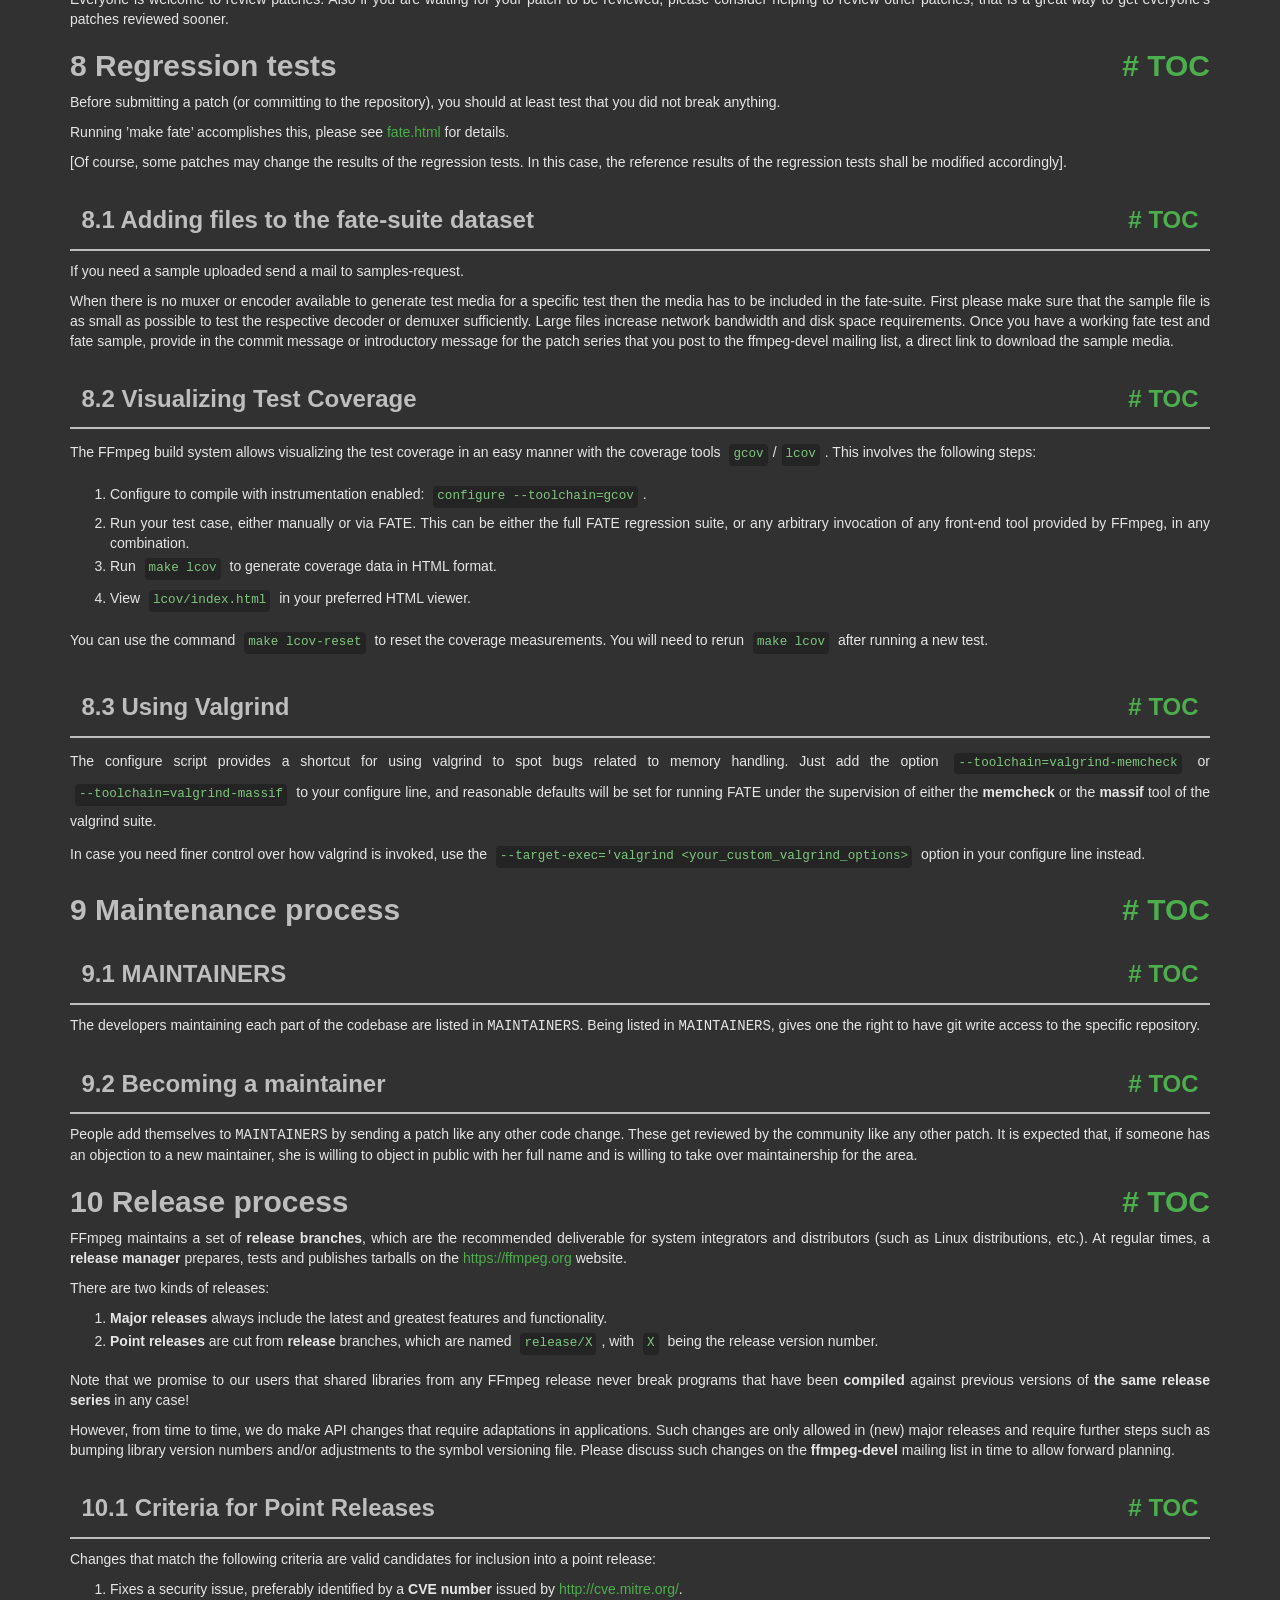
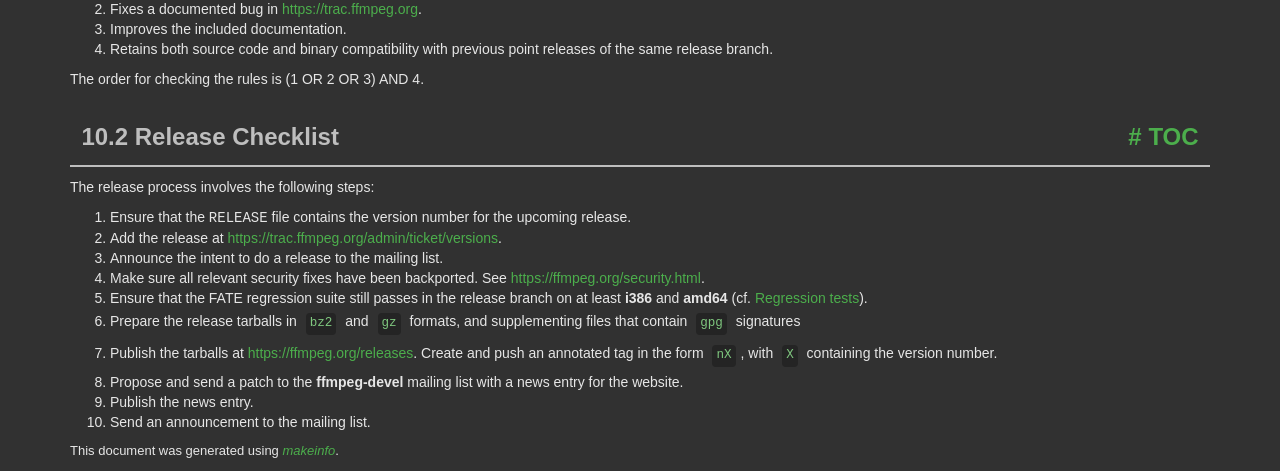
<file: ffmpeg-8.1-essentials_build/ffmpeg-8.1-essentials_build/doc/developer.html>
<!DOCTYPE html PUBLIC "-//W3C//DTD HTML 4.01 Transitional//EN" "http://www.w3.org/TR/html4/loose.dtd">
<html>
<!-- Created by GNU Texinfo 7.2, https://www.gnu.org/software/texinfo/ -->
  <head>
    <meta charset="utf-8">
    <title>
      Developer Documentation
    </title>
    <meta name="viewport" content="width=device-width,initial-scale=1.0">
    <link rel="stylesheet" type="text/css" href="bootstrap.min.css">
    <link rel="stylesheet" type="text/css" href="style.min.css">
  </head>
  <body>
    <div class="container">
      <h1>
      Developer Documentation
      </h1>


<a name="SEC_Top"></a>

<div class="region-contents" id="SEC_Contents">
<h2 class="contents-heading">Table of Contents</h2>

<div class="contents">

<ul class="toc-numbered-mark">
  <li><a id="toc-Introduction" href="#Introduction">1 Introduction</a></li>
  <li><a id="toc-Coding-Rules" href="#Coding-Rules-1">2 Coding Rules</a>
  <ul class="toc-numbered-mark">
    <li><a id="toc-Language" href="#Language">2.1 Language</a>
    <ul class="toc-numbered-mark">
      <li><a id="toc-SIMD_002fDSP" href="#SIMD_002fDSP-1">2.1.1 SIMD/DSP</a></li>
      <li><a id="toc-Other-languages" href="#Other-languages">2.1.2 Other languages</a></li>
    </ul></li>
    <li><a id="toc-Code-formatting-conventions" href="#Code-formatting-conventions">2.2 Code formatting conventions</a>
    <ul class="toc-numbered-mark">
      <li><a id="toc-Examples" href="#Examples">2.2.1 Examples</a></li>
      <li><a id="toc-Vim-configuration" href="#Vim-configuration">2.2.2 Vim configuration</a></li>
      <li><a id="toc-Emacs-configuration" href="#Emacs-configuration">2.2.3 Emacs configuration</a></li>
    </ul></li>
    <li><a id="toc-Comments" href="#Comments">2.3 Comments</a></li>
    <li><a id="toc-Naming-conventions" href="#Naming-conventions-1">2.4 Naming conventions</a></li>
    <li><a id="toc-Miscellaneous-conventions" href="#Miscellaneous-conventions">2.5 Miscellaneous conventions</a></li>
  </ul></li>
  <li><a id="toc-Development-Policy" href="#Development-Policy-1">3 Development Policy</a>
  <ul class="toc-numbered-mark">
    <li><a id="toc-Code-behaviour" href="#Code-behaviour">3.1 Code behaviour</a></li>
    <li><a id="toc-Patches_002fCommitting" href="#Patches_002fCommitting">3.2 Patches/Committing</a></li>
    <li><a id="toc-Code" href="#Code">3.3 Code</a></li>
    <li><a id="toc-Library-public-interfaces" href="#Library-public-interfaces">3.4 Library public interfaces</a>
    <ul class="toc-numbered-mark">
      <li><a id="toc-Adding-new-interfaces" href="#Adding-new-interfaces">3.4.1 Adding new interfaces</a></li>
      <li><a id="toc-Removing-interfaces" href="#Removing-interfaces-1">3.4.2 Removing interfaces</a></li>
      <li><a id="toc-Major-version-bumps" href="#Major-version-bumps-1">3.4.3 Major version bumps</a></li>
    </ul></li>
    <li><a id="toc-Documentation_002fOther" href="#Documentation_002fOther">3.5 Documentation/Other</a></li>
  </ul></li>
  <li><a id="toc-Submitting-patches" href="#Submitting-patches-1">4 Submitting patches</a></li>
  <li><a id="toc-New-codecs-or-formats-checklist" href="#New-codecs-or-formats-checklist">5 New codecs or formats checklist</a></li>
  <li><a id="toc-Patch-submission-checklist" href="#Patch-submission-checklist">6 Patch submission checklist</a></li>
  <li><a id="toc-Patch-review-process" href="#Patch-review-process">7 Patch review process</a></li>
  <li><a id="toc-Regression-tests" href="#Regression-tests-1">8 Regression tests</a>
  <ul class="toc-numbered-mark">
    <li><a id="toc-Adding-files-to-the-fate_002dsuite-dataset" href="#Adding-files-to-the-fate_002dsuite-dataset">8.1 Adding files to the fate-suite dataset</a></li>
    <li><a id="toc-Visualizing-Test-Coverage" href="#Visualizing-Test-Coverage">8.2 Visualizing Test Coverage</a></li>
    <li><a id="toc-Using-Valgrind" href="#Using-Valgrind">8.3 Using Valgrind</a></li>
  </ul></li>
  <li><a id="toc-Maintenance-process" href="#Maintenance-process">9 Maintenance process</a>
  <ul class="toc-numbered-mark">
    <li><a id="toc-MAINTAINERS" href="#MAINTAINERS-1">9.1 MAINTAINERS</a></li>
    <li><a id="toc-Becoming-a-maintainer" href="#Becoming-a-maintainer-1">9.2 Becoming a maintainer</a></li>
  </ul></li>
  <li><a id="toc-Release-process" href="#Release-process-1">10 Release process</a>
  <ul class="toc-numbered-mark">
    <li><a id="toc-Criteria-for-Point-Releases" href="#Criteria-for-Point-Releases-1">10.1 Criteria for Point Releases</a></li>
    <li><a id="toc-Release-Checklist" href="#Release-Checklist">10.2 Release Checklist</a></li>
  </ul></li>
</ul>
</div>
</div>

<a name="Introduction"></a>
<h2 class="chapter">1 Introduction<span class="pull-right"><a class="anchor hidden-xs" href="#Introduction" aria-hidden="true">#</a> <a class="anchor hidden-xs"href="#toc-Introduction" aria-hidden="true">TOC</a></span></h2>

<p>This text is concerned with the development <em class="emph">of</em> FFmpeg itself. Information
on using the FFmpeg libraries in other programs can be found elsewhere, e.g. in:
</p><ul class="itemize mark-bullet">
<li>the installed header files
</li><li><a class="url" href="http://ffmpeg.org/doxygen/trunk/index.html">the Doxygen documentation</a>
generated from the headers
</li><li>the examples under <samp class="file">doc/examples</samp>
</li></ul>

<p>For more detailed legal information about the use of FFmpeg in
external programs read the <samp class="file">LICENSE</samp> file in the source tree and
consult <a class="url" href="https://ffmpeg.org/legal.html">https://ffmpeg.org/legal.html</a>.
</p>
<p>If you modify FFmpeg code for your own use case, you are highly encouraged to
<em class="emph">submit your changes back to us</em>, using this document as a guide. There are
both pragmatic and ideological reasons to do so:
</p><ul class="itemize mark-bullet">
<li>Maintaining external changes to keep up with upstream development is
time-consuming and error-prone. With your code in the main tree, it will be
maintained by FFmpeg developers.
</li><li>FFmpeg developers include leading experts in the field who can find bugs or
design flaws in your code.
</li><li>By supporting the project you find useful you ensure it continues to be
maintained and developed.
</li></ul>

<p>All proposed code changes should be submitted for review to
<a class="url" href="https://code.ffmpeg.org/FFmpeg/FFmpeg/pulls">Forgejo</a> or
<a class="url" href="mailto:ffmpeg-devel@ffmpeg.org">the development mailing list</a>, as
described in more detail in the <a class="ref" href="#Submitting-patches">Submitting patches</a> chapter. The code
should comply with the <a class="ref" href="#Development-Policy">Development Policy</a> and follow the <a class="ref" href="#Coding-Rules">Coding Rules</a>.
The developer making the commit and the author are responsible for their changes
and should try to fix issues their commit causes.
</p>
<a class="anchor" id="Coding-Rules"></a><a name="Coding-Rules-1"></a>
<h2 class="chapter">2 Coding Rules<span class="pull-right"><a class="anchor hidden-xs" href="#Coding-Rules" aria-hidden="true">#</a> <a class="anchor hidden-xs"href="#toc-Coding-Rules" aria-hidden="true">TOC</a></span></h2>

<a name="Language"></a>
<h3 class="section">2.1 Language<span class="pull-right"><a class="anchor hidden-xs" href="#Language" aria-hidden="true">#</a> <a class="anchor hidden-xs"href="#toc-Language" aria-hidden="true">TOC</a></span></h3>

<p>FFmpeg is mainly programmed in the ISO C11 language, except for the public
headers which must stay C99 compatible.
</p>
<p>Compiler-specific extensions may be used with good reason, but must not be
depended on, i.e. the code must still compile and work with compilers lacking
the extension.
</p>
<p>The following C99 features must not be used anywhere in the codebase:
</p><ul class="itemize mark-bullet">
<li>variable-length arrays;

</li><li>complex numbers;
</li></ul>

<a name="SIMD_002fDSP-1"></a>
<h4 class="subsection">2.1.1 SIMD/DSP<span class="pull-right"><a class="anchor hidden-xs" href="#SIMD_002fDSP" aria-hidden="true">#</a> <a class="anchor hidden-xs"href="#toc-SIMD_002fDSP" aria-hidden="true">TOC</a></span></h4>
<a class="anchor" id="SIMD_002fDSP"></a>
<p>As modern compilers are unable to generate efficient SIMD or other
performance-critical DSP code from plain C, handwritten assembly is used.
Usually such code is isolated in a separate function. Then the standard approach
is writing multiple versions of this function – a plain C one that works
everywhere and may also be useful for debugging, and potentially multiple
architecture-specific optimized implementations. Initialization code then
chooses the best available version at runtime and loads it into a function
pointer; the function in question is then always called through this pointer.
</p>
<p>The specific syntax used for writing assembly is:
</p><ul class="itemize mark-bullet">
<li>NASM on x86;

</li><li>GAS on ARM and RISC-V.
</li></ul>

<p>A unit testing framework for assembly called <code class="code">checkasm</code> lives under
<samp class="file">tests/checkasm</samp>. All new assembly should come with <code class="code">checkasm</code> tests;
adding tests for existing assembly that lacks them is also strongly encouraged.
</p>
<a name="Other-languages"></a>
<h4 class="subsection">2.1.2 Other languages<span class="pull-right"><a class="anchor hidden-xs" href="#Other-languages" aria-hidden="true">#</a> <a class="anchor hidden-xs"href="#toc-Other-languages" aria-hidden="true">TOC</a></span></h4>

<p>Other languages than C may be used in special cases:
</p><ul class="itemize mark-bullet">
<li>Compiler intrinsics or inline assembly when the code in question cannot be
written in the standard way described in the <a class="ref" href="#SIMD_002fDSP">SIMD/DSP</a> section. This
typically applies to code that needs to be inlined.

</li><li>Objective-C where required for interacting with macOS-specific interfaces.
</li></ul>

<a name="Code-formatting-conventions"></a>
<h3 class="section">2.2 Code formatting conventions<span class="pull-right"><a class="anchor hidden-xs" href="#Code-formatting-conventions" aria-hidden="true">#</a> <a class="anchor hidden-xs"href="#toc-Code-formatting-conventions" aria-hidden="true">TOC</a></span></h3>

<p>There are the following guidelines regarding the code style in files:
</p>
<ul class="itemize mark-bullet">
<li>Indent size is 4.

</li><li>The TAB character is forbidden outside of Makefiles as is any
form of trailing whitespace. Commits containing either will be
rejected by the git repository.

</li><li>You should try to limit your code lines to 80 characters; however, do so if
and only if this improves readability.

</li><li>K&amp;R coding style is used.
</li></ul>
<p>The presentation is one inspired by &rsquo;indent -i4 -kr -nut&rsquo;.
</p>
<a name="Examples"></a>
<h4 class="subsection">2.2.1 Examples<span class="pull-right"><a class="anchor hidden-xs" href="#Examples" aria-hidden="true">#</a> <a class="anchor hidden-xs"href="#toc-Examples" aria-hidden="true">TOC</a></span></h4>
<p>Some notable examples to illustrate common code style in FFmpeg:
</p>
<ul class="itemize mark-bullet">
<li>Space around assignments and after
<code class="code">if</code>/<code class="code">do</code>/<code class="code">while</code>/<code class="code">for</code> keywords:

<div class="example user-c user-good">
<pre class="example-preformatted">// Good
if (condition)
    av_foo();
</pre></div>

<div class="example user-c user-good">
<pre class="example-preformatted">// Good
for (size_t i = 0; i &lt; len; i++)
    av_bar(i);
</pre></div>

<div class="example user-c user-good">
<pre class="example-preformatted">// Good
size_t size = 0;
</pre></div>

<p>However no spaces between the parentheses and condition, unless it helps
readability of complex conditions, so the following should not be done:
</p>
<div class="example user-c user-bad">
<pre class="example-preformatted">// Bad style
if ( condition )
    av_foo();
</pre></div>

</li><li>No unnecessary parentheses, unless it helps readability:

<div class="example user-c user-good">
<pre class="example-preformatted">// Good
int fields = ilace ? 2 : 1;
</pre></div>

</li><li>Don&rsquo;t wrap single-line blocks in braces. Use braces only if there is an accompanying else statement. This keeps future code changes easier to keep track of.

<div class="example user-c user-good">
<pre class="example-preformatted">// Good
if (bits_pixel == 24) {
    avctx-&gt;pix_fmt = AV_PIX_FMT_BGR24;
} else if (bits_pixel == 8) {
    avctx-&gt;pix_fmt = AV_PIX_FMT_GRAY8;
} else
    return AVERROR_INVALIDDATA;

</pre></div>

</li><li>Avoid assignments in conditions where it makes sense:

<div class="example user-c user-good">
<pre class="example-preformatted">// Good
video_enc-&gt;chroma_intra_matrix = av_mallocz(sizeof(*video_enc-&gt;chroma_intra_matrix) * 64)
if (!video_enc-&gt;chroma_intra_matrix)
    return AVERROR(ENOMEM);
</pre></div>

<div class="example user-c user-bad">
<pre class="example-preformatted">// Bad style
if (!(video_enc-&gt;chroma_intra_matrix = av_mallocz(sizeof(*video_enc-&gt;chroma_intra_matrix) * 64)))
    return AVERROR(ENOMEM);
</pre></div>

<div class="example user-c user-good">
<pre class="example-preformatted">// Ok
while ((entry = av_dict_iterate(options, entry)))
    av_log(ctx, AV_LOG_INFO, &quot;Item '%s': '%s'\n&quot;, entry-&gt;key, entry-&gt;value);
</pre></div>

</li><li>When declaring a pointer variable, the <code class="code">*</code> goes with the variable not the type:

<div class="example user-c user-good">
<pre class="example-preformatted">// Good
AVStream *stream;
</pre></div>

<div class="example user-c user-bad">
<pre class="example-preformatted">// Bad style
AVStream* stream;
</pre></div>

</li></ul>

<p>If you work on a file that does not follow these guidelines consistently,
change the parts that you are editing to follow these guidelines but do
not make unrelated changes in the file to make it conform to these.
</p>
<a name="Vim-configuration"></a>
<h4 class="subsection">2.2.2 Vim configuration<span class="pull-right"><a class="anchor hidden-xs" href="#Vim-configuration" aria-hidden="true">#</a> <a class="anchor hidden-xs"href="#toc-Vim-configuration" aria-hidden="true">TOC</a></span></h4>
<p>In order to configure Vim to follow FFmpeg formatting conventions, paste
the following snippet into your <samp class="file">.vimrc</samp>:
</p><div class="example">
<pre class="example-preformatted">&quot; indentation rules for FFmpeg: 4 spaces, no tabs
set expandtab
set shiftwidth=4
set softtabstop=4
set cindent
set cinoptions=(0
&quot; Allow tabs in Makefiles.
autocmd FileType make,automake set noexpandtab shiftwidth=8 softtabstop=8
&quot; Trailing whitespace and tabs are forbidden, so highlight them.
highlight ForbiddenWhitespace ctermbg=red guibg=red
match ForbiddenWhitespace /\s\+$\|\t/
&quot; Do not highlight spaces at the end of line while typing on that line.
autocmd InsertEnter * match ForbiddenWhitespace /\t\|\s\+\%#\@&lt;!$/
</pre></div>

<a name="Emacs-configuration"></a>
<h4 class="subsection">2.2.3 Emacs configuration<span class="pull-right"><a class="anchor hidden-xs" href="#Emacs-configuration" aria-hidden="true">#</a> <a class="anchor hidden-xs"href="#toc-Emacs-configuration" aria-hidden="true">TOC</a></span></h4>
<p>For Emacs, add these roughly equivalent lines to your <samp class="file">.emacs.d/init.el</samp>:
</p><div class="example lisp">
<pre class="lisp-preformatted">(c-add-style &quot;ffmpeg&quot;
             '(&quot;k&amp;r&quot;
               (c-basic-offset . 4)
               (indent-tabs-mode . nil)
               (show-trailing-whitespace . t)
               (c-offsets-alist
                (statement-cont . (c-lineup-assignments +)))
               )
             )
(setq c-default-style &quot;ffmpeg&quot;)
</pre></div>

<a name="Comments"></a>
<h3 class="section">2.3 Comments<span class="pull-right"><a class="anchor hidden-xs" href="#Comments" aria-hidden="true">#</a> <a class="anchor hidden-xs"href="#toc-Comments" aria-hidden="true">TOC</a></span></h3>
<p>Use the JavaDoc/Doxygen  format (see examples below) so that code documentation
can be generated automatically. All nontrivial functions should have a comment
above them explaining what the function does, even if it is just one sentence.
All structures and their member variables should be documented, too.
</p>
<p>Avoid Qt-style and similar Doxygen syntax with <code class="code">!</code> in it, i.e. replace
<code class="code">//!</code> with <code class="code">///</code> and similar.  Also @ syntax should be employed
for markup commands, i.e. use <code class="code">@param</code> and not <code class="code">\param</code>.
</p>
<div class="example">
<pre class="example-preformatted">/**
 * @file
 * MPEG codec.
 * @author ...
 */

/**
 * Summary sentence.
 * more text ...
 * ...
 */
typedef struct Foobar {
    int var1; /**&lt; var1 description */
    int var2; ///&lt; var2 description
    /** var3 description */
    int var3;
} Foobar;

/**
 * Summary sentence.
 * more text ...
 * ...
 * @param my_parameter description of my_parameter
 * @return return value description
 */
int myfunc(int my_parameter)
...
</pre></div>

<a class="anchor" id="Naming-conventions"></a><a name="Naming-conventions-1"></a>
<h3 class="section">2.4 Naming conventions<span class="pull-right"><a class="anchor hidden-xs" href="#Naming-conventions" aria-hidden="true">#</a> <a class="anchor hidden-xs"href="#toc-Naming-conventions" aria-hidden="true">TOC</a></span></h3>

<p>Names of functions, variables, and struct members must be lowercase, using
underscores (_) to separate words. For example, &lsquo;<samp class="samp">avfilter_get_video_buffer</samp>&rsquo;
is an acceptable function name and &lsquo;<samp class="samp">AVFilterGetVideo</samp>&rsquo; is not.
</p>
<p>Struct, union, enum, and typedeffed type names must use CamelCase. All structs
and unions should be typedeffed to the same name as the struct/union tag, e.g.
<code class="code">typedef struct AVFoo { ... } AVFoo;</code>. Enums are typically not
typedeffed.
</p>
<p>Enumeration constants and macros must be UPPERCASE, except for macros
masquerading as functions, which should use the function naming convention.
</p>
<p>All identifiers in the libraries should be namespaced as follows:
</p><ul class="itemize mark-bullet">
<li>No namespacing for identifiers with file and lower scope (e.g. local variables,
static functions), and struct and union members,

</li><li>The <code class="code">ff_</code> prefix must be used for variables and functions visible outside
of file scope, but only used internally within a single library, e.g.
&lsquo;<samp class="samp">ff_w64_demuxer</samp>&rsquo;. This prevents name collisions when FFmpeg is statically
linked.

</li><li>For variables and functions visible outside of file scope, used internally
across multiple libraries, use <code class="code">avpriv_</code> as prefix, for example,
&lsquo;<samp class="samp">avpriv_report_missing_feature</samp>&rsquo;.

</li><li>All other internal identifiers, like private type or macro names, should be
namespaced only to avoid possible internal conflicts. E.g. <code class="code">H264_NAL_SPS</code>
vs. <code class="code">HEVC_NAL_SPS</code>.

</li><li>Each library has its own prefix for public symbols, in addition to the
commonly used <code class="code">av_</code> (<code class="code">avformat_</code> for libavformat,
<code class="code">avcodec_</code> for libavcodec, <code class="code">swr_</code> for libswresample, etc).
Check the existing code and choose names accordingly.

</li><li>Other public identifiers (struct, union, enum, macro, type names) must use their
library&rsquo;s public prefix (<code class="code">AV</code>, <code class="code">Sws</code>, or <code class="code">Swr</code>).
</li></ul>

<p>Furthermore, name space reserved for the system should not be invaded.
Identifiers ending in <code class="code">_t</code> are reserved by
<a class="url" href="http://pubs.opengroup.org/onlinepubs/007904975/functions/xsh_chap02_02.html#tag_02_02_02">POSIX</a>.
Also avoid names starting with <code class="code">__</code> or <code class="code">_</code> followed by an uppercase
letter as they are reserved by the C standard. Names starting with <code class="code">_</code>
are reserved at the file level and may not be used for externally visible
symbols. If in doubt, just avoid names starting with <code class="code">_</code> altogether.
</p>
<a name="Miscellaneous-conventions"></a>
<h3 class="section">2.5 Miscellaneous conventions<span class="pull-right"><a class="anchor hidden-xs" href="#Miscellaneous-conventions" aria-hidden="true">#</a> <a class="anchor hidden-xs"href="#toc-Miscellaneous-conventions" aria-hidden="true">TOC</a></span></h3>

<ul class="itemize mark-bullet">
<li>Casts should be used only when necessary. Unneeded parentheses
should also be avoided if they don&rsquo;t make the code easier to understand.
</li><li>Where applicable, SI units shall be used. For example timeouts should use seconds as the fundamental unit not micro seconds.
That means a bare value like &lsquo;<samp class="samp">1.0</samp>&rsquo; must mean 1 second, &lsquo;<samp class="samp">50m</samp>&rsquo; means 50 milliseconds. For weight, gram shall be used.
</li></ul>

<a class="anchor" id="Development-Policy"></a><a name="Development-Policy-1"></a>
<h2 class="chapter">3 Development Policy<span class="pull-right"><a class="anchor hidden-xs" href="#Development-Policy" aria-hidden="true">#</a> <a class="anchor hidden-xs"href="#toc-Development-Policy" aria-hidden="true">TOC</a></span></h2>

<a name="Code-behaviour"></a>
<h3 class="section">3.1 Code behaviour<span class="pull-right"><a class="anchor hidden-xs" href="#Code-behaviour" aria-hidden="true">#</a> <a class="anchor hidden-xs"href="#toc-Code-behaviour" aria-hidden="true">TOC</a></span></h3>

<a name="Correctness"></a>
<p>The code must be valid. It must not crash, abort, access invalid pointers, leak
memory, cause data races or signed integer overflow, or otherwise cause
undefined behaviour. Error codes should be checked and, when applicable,
forwarded to the caller.
</p>
<a name="Thread_002d-and-library_002dsafety"></a>
<p>Our libraries may be called by multiple independent callers in the same process.
These calls may happen from any number of threads and the different call sites
may not be aware of each other - e.g. a user program may be calling our
libraries directly, and use one or more libraries that also call our libraries.
The code must behave correctly under such conditions.
</p>
<a name="Robustness"></a>
<p>The code must treat as untrusted any bytestream received from a caller or read
from a file, network, etc. It must not misbehave when arbitrary data is sent to
it - typically it should print an error message and return
<code class="code">AVERROR_INVALIDDATA</code> on encountering invalid input data.
</p>
<a name="Memory-allocation"></a>
<p>The code must use the <code class="code">av_malloc()</code> family of functions from
<samp class="file">libavutil/mem.h</samp> to perform all memory allocation, except in special cases
(e.g. when interacting with an external library that requires a specific
allocator to be used).
</p>
<p>All allocations should be checked and <code class="code">AVERROR(ENOMEM)</code> returned on
failure. A common mistake is that error paths leak memory - make sure that does
not happen.
</p>
<a name="stdio"></a>
<p>Our libraries must not access the stdio streams stdin/stdout/stderr directly
(e.g. via <code class="code">printf()</code> family of functions), as that is not library-safe. For
logging, use <code class="code">av_log()</code>.
</p>
<a name="Patches_002fCommitting"></a>
<h3 class="section">3.2 Patches/Committing<span class="pull-right"><a class="anchor hidden-xs" href="#Patches_002fCommitting" aria-hidden="true">#</a> <a class="anchor hidden-xs"href="#toc-Patches_002fCommitting" aria-hidden="true">TOC</a></span></h3>
<a name="Licenses-for-patches-must-be-compatible-with-FFmpeg_002e"></a>
<p>Contributions should be licensed under the
<a class="uref" href="http://www.gnu.org/licenses/lgpl-2.1.html">LGPL 2.1</a>,
including an &quot;or any later version&quot; clause, or, if you prefer
a gift-style license, the
<a class="uref" href="http://opensource.org/licenses/isc-license.txt">ISC</a> or
<a class="uref" href="http://mit-license.org/">MIT</a> license.
<a class="uref" href="http://www.gnu.org/licenses/gpl-2.0.html">GPL 2</a> including
an &quot;or any later version&quot; clause is also acceptable, but LGPL is
preferred.
If you add a new file, give it a proper license header. Do not copy and
paste it from a random place, use an existing file as template.
</p>
<a name="You-must-not-commit-code-which-breaks-FFmpeg_0021"></a>
<p>This means unfinished code which is enabled and breaks compilation,
or compiles but does not work/breaks the regression tests. Code which
is unfinished but disabled may be permitted under-circumstances, like
missing samples or an implementation with a small subset of features.
Always check the mailing list for any reviewers with issues and test
FATE before you push.
</p>
<a name="Commit-messages"></a>
<p>Commit messages are highly important tools for informing other developers on
what a given change does and why. Every commit must always have a properly
filled out commit message with the following format:
</p><div class="example">
<pre class="example-preformatted">area changed: short 1 line description

details describing what and why and giving references.
</pre></div>

<p>If the commit addresses a known bug on our bug tracker or other external issue
(e.g. CVE), the commit message should include the relevant bug ID(s) or other
external identifiers. Note that this should be done in addition to a proper
explanation and not instead of it. Comments such as &quot;fixed!&quot; or &quot;Changed it.&quot;
are not acceptable.
</p>
<p>When applying patches that have been discussed at length on the mailing list,
reference the thread in the commit message.
</p>
<a name="Testing-must-be-adequate-but-not-excessive_002e"></a>
<p>If it works for you, others, and passes FATE then it should be OK to commit
it, provided it fits the other committing criteria. You should not worry about
over-testing things. If your code has problems (portability, triggers
compiler bugs, unusual environment etc) they will be reported and eventually
fixed.
</p>
<a name="Do-not-commit-unrelated-changes-together_002e"></a>
<p>They should be split them into self-contained pieces. Also do not forget
that if part B depends on part A, but A does not depend on B, then A can
and should be committed first and separate from B. Keeping changes well
split into self-contained parts makes reviewing and understanding them on
the commit log mailing list easier. This also helps in case of debugging
later on.
Also if you have doubts about splitting or not splitting, do not hesitate to
ask/discuss it on the developer mailing list.
</p>
<a name="Cosmetic-changes-should-be-kept-in-separate-patches_002e"></a>
<p>We refuse source indentation and other cosmetic changes if they are mixed
with functional changes, such commits will be rejected and removed. Every
developer has his own indentation style, you should not change it. Of course
if you (re)write something, you can use your own style, even though we would
prefer if the indentation throughout FFmpeg was consistent (Many projects
force a given indentation style - we do not.). If you really need to make
indentation changes (try to avoid this), separate them strictly from real
changes.
</p>
<p>NOTE: If you had to put if(){ .. } over a large (&gt; 5 lines) chunk of code,
then either do NOT change the indentation of the inner part within (do not
move it to the right)! or do so in a separate commit
</p>
<a name="Credit-the-author-of-the-patch_002e"></a>
<p>Make sure the author of the commit is set correctly. (see git commit &ndash;author)
If you apply a patch, send an
answer to ffmpeg-devel (or wherever you got the patch from) saying that
you applied the patch.
</p>
<a name="Credit-any-researchers"></a>
<p>If a commit/patch fixes an issues found by some researcher, always credit the
researcher in the commit message for finding/reporting the issue.
</p>
<a name="Always-wait-long-enough-before-pushing-changes"></a>
<p>Do NOT commit to code actively maintained by others without permission.
Send a patch to ffmpeg-devel. If no one answers within a reasonable
time-frame (12h for build failures and security fixes, 3 days small changes,
1 week for big patches) then commit your patch if you think it is OK.
Also note, the maintainer can simply ask for more time to review!
</p>
<a name="Code"></a>
<h3 class="section">3.3 Code<span class="pull-right"><a class="anchor hidden-xs" href="#Code" aria-hidden="true">#</a> <a class="anchor hidden-xs"href="#toc-Code" aria-hidden="true">TOC</a></span></h3>
<a name="Warnings-for-correct-code-may-be-disabled-if-there-is-no-other-option_002e"></a>
<p>Compiler warnings indicate potential bugs or code with bad style. If a type of
warning always points to correct and clean code, that warning should
be disabled, not the code changed.
Thus the remaining warnings can either be bugs or correct code.
If it is a bug, the bug has to be fixed. If it is not, the code should
be changed to not generate a warning unless that causes a slowdown
or obfuscates the code.
</p>
<a name="Library-public-interfaces"></a>
<h3 class="section">3.4 Library public interfaces<span class="pull-right"><a class="anchor hidden-xs" href="#Library-public-interfaces" aria-hidden="true">#</a> <a class="anchor hidden-xs"href="#toc-Library-public-interfaces" aria-hidden="true">TOC</a></span></h3>
<p>Every library in FFmpeg provides a set of public APIs in its installed headers,
which are those listed in the variable <code class="code">HEADERS</code> in that library&rsquo;s
<samp class="file">Makefile</samp>. All identifiers defined in those headers (except for those
explicitly documented otherwise), and corresponding symbols exported from
compiled shared or static libraries are considered public interfaces and must
comply with the API and ABI compatibility rules described in this section.
</p>
<p>Public APIs must be backward compatible within a given major version. I.e. any
valid user code that compiles and works with a given library version must still
compile and work with any later version, as long as the major version number is
unchanged. &quot;Valid user code&quot; here means code that is calling our APIs in a
documented and/or intended manner and is not relying on any undefined behavior.
Incrementing the major version may break backward compatibility, but only to the
extent described in <a class="ref" href="#Major-version-bumps">Major version bumps</a>.
</p>
<p>We also guarantee backward ABI compatibility for shared and static libraries.
I.e. it should be possible to replace a shared or static build of our library
with a build of any later version (re-linking the user binary in the static
case) without breaking any valid user binaries, as long as the major version
number remains unchanged.
</p>
<a name="Adding-new-interfaces"></a>
<h4 class="subsection">3.4.1 Adding new interfaces<span class="pull-right"><a class="anchor hidden-xs" href="#Adding-new-interfaces" aria-hidden="true">#</a> <a class="anchor hidden-xs"href="#toc-Adding-new-interfaces" aria-hidden="true">TOC</a></span></h4>
<p>Any new public identifiers in installed headers are considered new API - this
includes new functions, structs, macros, enum values, typedefs, new fields in
existing structs, new installed headers, etc. Consider the following
guidelines when adding new APIs.
</p>
<a name="Motivation"></a>
<p>While new APIs can be added relatively easily, changing or removing them is much
harder due to abovementioned compatibility requirements. You should then
consider carefully whether the functionality you are adding really needs to be
exposed to our callers as new public API.
</p>
<p>Your new API should have at least one well-established use case outside of the
library that cannot be easily achieved with existing APIs. Every library in
FFmpeg also has a defined scope - your new API must fit within it.
</p>
<a name="Replacing-existing-APIs"></a>
<p>If your new API is replacing an existing one, it should be strictly superior to
it, so that the advantages of using the new API outweigh the cost to the
callers of changing their code. After adding the new API you should then
deprecate the old one and schedule it for removal, as described in
<a class="ref" href="#Removing-interfaces">Removing interfaces</a>.
</p>
<p>If you deem an existing API deficient and want to fix it, the preferred approach
in most cases is to add a differently-named replacement and deprecate the
existing API rather than modify it. It is important to make the changes visible
to our callers (e.g. through compile- or run-time deprecation warnings) and make
it clear how to transition to the new API (e.g. in the Doxygen documentation or
on the wiki).
</p>
<a name="API-design"></a>
<p>The FFmpeg libraries are used by a variety of callers to perform a wide range of
multimedia-related processing tasks. You should therefore - within reason - try
to design your new API for the broadest feasible set of use cases and avoid
unnecessarily limiting it to a specific type of callers (e.g. just media
playback or just transcoding).
</p>
<a name="Consistency"></a>
<p>Check whether similar APIs already exist in FFmpeg. If they do, try to model
your new addition on them to achieve better overall consistency.
</p>
<p>The naming of your new identifiers should follow the <a class="ref" href="#Naming-conventions">Naming conventions</a>
and be aligned with other similar APIs, if applicable.
</p>
<a name="Extensibility"></a>
<p>You should also consider how your API might be extended in the future in a
backward-compatible way. If you are adding a new struct <code class="code">AVFoo</code>, the
standard approach is requiring the caller to always allocate it through a
constructor function, typically named <code class="code">av_foo_alloc()</code>. This way new fields
may be added to the end of the struct without breaking ABI compatibility.
Typically you will also want a destructor - <code class="code">av_foo_free(AVFoo**)</code> that
frees the indirectly supplied object (and its contents, if applicable) and
writes <code class="code">NULL</code> to the supplied pointer, thus eliminating the potential
dangling pointer in the caller&rsquo;s memory.
</p>
<p>If you are adding new functions, consider whether it might be desirable to tweak
their behavior in the future - you may want to add a flags argument, even though
it would be unused initially.
</p>
<a name="Documentation"></a>
<p>All new APIs must be documented as Doxygen-formatted comments above the
identifiers you add to the public headers. You should also briefly mention the
change in <samp class="file">doc/APIchanges</samp>.
</p>
<a name="Bump-the-version"></a>
<p>Backward-incompatible API or ABI changes require incrementing (bumping) the
major version number, as described in <a class="ref" href="#Major-version-bumps">Major version bumps</a>. Major
bumps are significant events that happen on a schedule - so if your change
strictly requires one you should add it under <code class="code">#if</code> preprocessor guards that
disable it until the next major bump happens.
</p>
<p>New APIs that can be added without breaking API or ABI compatibility require
bumping the minor version number.
</p>
<p>Incrementing the third (micro) version component means a noteworthy binary
compatible change (e.g. encoder bug fix that matters for the decoder). The third
component always starts at 100 to distinguish FFmpeg from Libav.
</p>
<a class="anchor" id="Removing-interfaces"></a><a name="Removing-interfaces-1"></a>
<h4 class="subsection">3.4.2 Removing interfaces<span class="pull-right"><a class="anchor hidden-xs" href="#Removing-interfaces" aria-hidden="true">#</a> <a class="anchor hidden-xs"href="#toc-Removing-interfaces" aria-hidden="true">TOC</a></span></h4>
<p>Due to abovementioned compatibility guarantees, removing APIs is an involved
process that should only be undertaken with good reason. Typically a deficient,
restrictive, or otherwise inadequate API is replaced by a superior one, though
it does at times happen that we remove an API without any replacement (e.g. when
the feature it provides is deemed not worth the maintenance effort, out of scope
of the project, fundamentally flawed, etc.).
</p>
<p>The removal has two steps - first the API is deprecated and scheduled for
removal, but remains present and functional. The second step is actually
removing the API - this is described in <a class="ref" href="#Major-version-bumps">Major version bumps</a>.
</p>
<p>To deprecate an API you should signal to our users that they should stop using
it. E.g. if you intend to remove struct members or functions, you should mark
them with <code class="code">attribute_deprecated</code>. When this cannot be done, it may be
possible to detect the use of the deprecated API at runtime and print a warning
(though take care not to print it too often). You should also document the
deprecation (and the replacement, if applicable) in the relevant Doxygen
documentation block.
</p>
<p>Finally, you should define a deprecation guard along the lines of
<code class="code">#define FF_API_&lt;FOO&gt; (LIBAVBAR_VERSION_MAJOR &lt; XX)</code> (where XX is the major
version in which the API will be removed) in <samp class="file">libavbar/version_major.h</samp>
(<samp class="file">version.h</samp> in case of <code class="code">libavutil</code>). Then wrap all uses of the
deprecated API in <code class="code">#if FF_API_&lt;FOO&gt; .... #endif</code>, so that the code will
automatically get disabled once the major version reaches XX. You can also use
<code class="code">FF_DISABLE_DEPRECATION_WARNINGS</code> and <code class="code">FF_ENABLE_DEPRECATION_WARNINGS</code>
to suppress compiler deprecation warnings inside these guards. You should test
that the code compiles and works with the guard macro evaluating to both true
and false.
</p>
<a class="anchor" id="Major-version-bumps"></a><a name="Major-version-bumps-1"></a>
<h4 class="subsection">3.4.3 Major version bumps<span class="pull-right"><a class="anchor hidden-xs" href="#Major-version-bumps" aria-hidden="true">#</a> <a class="anchor hidden-xs"href="#toc-Major-version-bumps" aria-hidden="true">TOC</a></span></h4>
<p>A major version bump signifies an API and/or ABI compatibility break. To reduce
the negative effects on our callers, who are required to adapt their code,
backward-incompatible changes during a major bump should be limited to:
</p><ul class="itemize mark-bullet">
<li>Removing previously deprecated APIs.

</li><li>Performing ABI- but not API-breaking changes, like reordering struct contents.
</li></ul>

<a name="Documentation_002fOther"></a>
<h3 class="section">3.5 Documentation/Other<span class="pull-right"><a class="anchor hidden-xs" href="#Documentation_002fOther" aria-hidden="true">#</a> <a class="anchor hidden-xs"href="#toc-Documentation_002fOther" aria-hidden="true">TOC</a></span></h3>
<a name="Subscribe-to-the-ffmpeg_002ddevel-mailing-list_002e"></a>
<p>It is important to be subscribed to the
<a class="uref" href="https://lists.ffmpeg.org/mailman/listinfo/ffmpeg-devel">ffmpeg-devel</a>
mailing list. Almost any non-trivial patch is to be sent there for review.
Other developers may have comments about your contribution. We expect you see
those comments, and to improve it if requested. (N.B. Experienced committers
have other channels, and may sometimes skip review for trivial fixes.) Also,
discussion here about bug fixes and FFmpeg improvements by other developers may
be helpful information for you. Finally, by being a list subscriber, your
contribution will be posted immediately to the list, without the moderation
hold which messages from non-subscribers experience.
</p>
<p>However, it is more important to the project that we receive your patch than
that you be subscribed to the ffmpeg-devel list. If you have a patch, and don&rsquo;t
want to subscribe and discuss the patch, then please do send it to the list
anyway.
</p>
<a name="Subscribe-to-the-ffmpeg_002dcvslog-mailing-list_002e"></a>
<p>Diffs of all commits are sent to the
<a class="uref" href="https://lists.ffmpeg.org/mailman/listinfo/ffmpeg-cvslog">ffmpeg-cvslog</a>
mailing list. Some developers read this list to review all code base changes
from all sources. Subscribing to this list is not mandatory.
</p>
<a name="Keep-the-documentation-up-to-date_002e"></a>
<p>Update the documentation if you change behavior or add features. If you are
unsure how best to do this, send a patch to ffmpeg-devel, the documentation
maintainer(s) will review and commit your stuff.
</p>
<a name="Important-discussions-should-be-accessible-to-all_002e"></a>
<p>Try to keep important discussions and requests (also) on the public
developer mailing list, so that all developers can benefit from them.
</p>
<a name="Check-your-entries-in-MAINTAINERS_002e"></a>
<p>Make sure that no parts of the codebase that you maintain are missing from the
<samp class="file">MAINTAINERS</samp> file. If something that you want to maintain is missing add it with
your name after it.
If at some point you no longer want to maintain some code, then please help in
finding a new maintainer and also don&rsquo;t forget to update the <samp class="file">MAINTAINERS</samp> file.
</p>
<p>We think our rules are not too hard. If you have comments, contact us.
</p>
<a class="anchor" id="Submitting-patches"></a><a name="Submitting-patches-1"></a>
<h2 class="chapter">4 Submitting patches<span class="pull-right"><a class="anchor hidden-xs" href="#Submitting-patches" aria-hidden="true">#</a> <a class="anchor hidden-xs"href="#toc-Submitting-patches" aria-hidden="true">TOC</a></span></h2>

<p>First, read the <a class="ref" href="#Coding-Rules">Coding Rules</a> above if you did not yet, in particular
the rules regarding patch submission.
</p>
<p>When you submit your patch, please use <code class="code">git format-patch</code> or
<code class="code">git send-email</code>. We cannot read other diffs :-).
</p>
<p>Also please do not submit a patch which contains several unrelated changes.
Split it into separate, self-contained pieces. This does not mean splitting
file by file. Instead, make the patch as small as possible while still
keeping it as a logical unit that contains an individual change, even
if it spans multiple files. This makes reviewing your patches much easier
for us and greatly increases your chances of getting your patch applied.
</p>
<p>Use the patcheck tool of FFmpeg to check your patch.
The tool is located in the tools directory.
</p>
<p>Run the <a class="ref" href="#Regression-tests">Regression tests</a> before submitting a patch in order to verify
it does not cause unexpected problems.
</p>
<p>It also helps quite a bit if you tell us what the patch does (for example
&rsquo;replaces lrint by lrintf&rsquo;), and why (for example &rsquo;*BSD isn&rsquo;t C99 compliant
and has no lrint()&rsquo;)
</p>
<p>Also please if you send several patches, send each patch as a separate mail,
do not attach several unrelated patches to the same mail.
</p>
<p>Patches should be posted to
<a class="uref" href="https://code.ffmpeg.org/FFmpeg/FFmpeg/pulls">Forgejo</a> or the
<a class="uref" href="https://lists.ffmpeg.org/mailman/listinfo/ffmpeg-devel">ffmpeg-devel</a>
mailing list. Use <code class="code">git send-email</code> when possible since it will properly
send patches without requiring extra care. If you cannot, then send patches
as base64-encoded attachments, so your patch is not trashed during
transmission. Also ensure the correct mime type is used
(text/x-diff or text/x-patch or at least text/plain) and that only one
patch is inline or attached per mail.
You can check <a class="url" href="https://patchwork.ffmpeg.org">https://patchwork.ffmpeg.org</a>, if your patch does not show up, its mime type
likely was wrong.
</p>
<a name="How-to-setup-git-send_002demail_003f"></a>

<p>Please see <a class="url" href="https://git-send-email.io/">https://git-send-email.io/</a>.
For gmail additionally see <a class="url" href="https://shallowsky.com/blog/tech/email/gmail-app-passwds.html">https://shallowsky.com/blog/tech/email/gmail-app-passwds.html</a>.
</p>
<a name="Sending-patches-from-email-clients"></a>
<p>Using <code class="code">git send-email</code> might not be desirable for everyone. The
following trick allows to send patches via email clients in a safe
way. It has been tested with Outlook and Thunderbird (with X-Unsent
extension) and might work with other applications.
</p>
<p>Create your patch like this:
</p>
<pre class="verbatim">git format-patch -s -o &quot;outputfolder&quot; --add-header &quot;X-Unsent: 1&quot; --suffix .eml --to ffmpeg-devel@ffmpeg.org -1 1a2b3c4d
</pre>
<p>Now you&rsquo;ll just need to open the eml file with the email application
and execute &rsquo;Send&rsquo;.
</p>
<a name="Reviews"></a>
<p>Your patch will be reviewed on the mailing list. You will likely be asked
to make some changes and are expected to send in an improved version that
incorporates the requests from the review. This process may go through
several iterations. Once your patch is deemed good enough, some developer
will pick it up and commit it to the official FFmpeg tree.
</p>
<p>Give us a few days to react. But if some time passes without reaction,
send a reminder by email. Your patch should eventually be dealt with.
</p>

<a name="New-codecs-or-formats-checklist"></a>
<h2 class="chapter">5 New codecs or formats checklist<span class="pull-right"><a class="anchor hidden-xs" href="#New-codecs-or-formats-checklist" aria-hidden="true">#</a> <a class="anchor hidden-xs"href="#toc-New-codecs-or-formats-checklist" aria-hidden="true">TOC</a></span></h2>

<ol class="enumerate">
<li> Did you use av_cold for codec initialization and close functions?

</li><li> Did you add a long_name under NULL_IF_CONFIG_SMALL to the AVCodec or
AVInputFormat/AVOutputFormat struct?

</li><li> Did you bump the minor version number (and reset the micro version
number) in <samp class="file">libavcodec/version.h</samp> or <samp class="file">libavformat/version.h</samp>?

</li><li> Did you register it in <samp class="file">allcodecs.c</samp> or <samp class="file">allformats.c</samp>?

</li><li> Did you add the AVCodecID to <samp class="file">codec_id.h</samp>?
When adding new codec IDs, also add an entry to the codec descriptor
list in <samp class="file">libavcodec/codec_desc.c</samp>.

</li><li> If it has a FourCC, did you add it to <samp class="file">libavformat/riff.c</samp>,
even if it is only a decoder?

</li><li> Did you add a rule to compile the appropriate files in the Makefile?
Remember to do this even if you&rsquo;re just adding a format to a file that is
already being compiled by some other rule, like a raw demuxer.

</li><li> Did you add an entry to the table of supported formats or codecs in
<samp class="file">doc/general_contents.texi</samp>?

</li><li> Did you add an entry in the Changelog?

</li><li> If it depends on a parser or a library, did you add that dependency in
configure?

</li><li> Did you <code class="code">git add</code> the appropriate files before committing?

</li><li> Did you make sure it compiles standalone, i.e. with
<code class="code">configure --disable-everything --enable-decoder=foo</code>
(or <code class="code">--enable-demuxer</code> or whatever your component is)?
</li></ol>


<a name="Patch-submission-checklist"></a>
<h2 class="chapter">6 Patch submission checklist<span class="pull-right"><a class="anchor hidden-xs" href="#Patch-submission-checklist" aria-hidden="true">#</a> <a class="anchor hidden-xs"href="#toc-Patch-submission-checklist" aria-hidden="true">TOC</a></span></h2>

<ol class="enumerate">
<li> Does <code class="code">make fate</code> pass with the patch applied?

</li><li> Was the patch generated with git format-patch or send-email?

</li><li> Did you sign-off your patch? (<code class="code">git commit -s</code>)
See <a class="uref" href="https://git.kernel.org/pub/scm/linux/kernel/git/torvalds/linux.git/plain/Documentation/process/submitting-patches.rst">Sign your work</a> for the meaning
of <em class="dfn">sign-off</em>.

</li><li> Did you provide a clear git commit log message?

</li><li> Is the patch against latest FFmpeg git master branch?

</li><li> Are you subscribed to ffmpeg-devel?
(the list is subscribers only due to spam)

</li><li> Have you checked that the changes are minimal, so that the same cannot be
achieved with a smaller patch and/or simpler final code?

</li><li> If the change is to speed critical code, did you benchmark it?

</li><li> If you did any benchmarks, did you provide them in the mail?

</li><li> Have you checked that the patch does not introduce buffer overflows or
other security issues?

</li><li> Did you test your decoder or demuxer against damaged data? If no, see
tools/trasher, the noise bitstream filter, and
<a class="uref" href="http://caca.zoy.org/wiki/zzuf">zzuf</a>. Your decoder or demuxer
should not crash, end in a (near) infinite loop, or allocate ridiculous
amounts of memory when fed damaged data.

</li><li> Did you test your decoder or demuxer against sample files?
Samples may be obtained at <a class="url" href="https://samples.ffmpeg.org">https://samples.ffmpeg.org</a>.

</li><li> Does the patch not mix functional and cosmetic changes?

</li><li> Did you add tabs or trailing whitespace to the code? Both are forbidden.

</li><li> Is the patch attached to the email you send?

</li><li> Is the mime type of the patch correct? It should be text/x-diff or
text/x-patch or at least text/plain and not application/octet-stream.

</li><li> If the patch fixes a bug, did you provide a verbose analysis of the bug?

</li><li> If the patch fixes a bug, did you provide enough information, including
a sample, so the bug can be reproduced and the fix can be verified?
Note please do not attach samples &gt;100k to mails but rather provide a
URL, you can upload to <a class="url" href="https://streams.videolan.org/upload/">https://streams.videolan.org/upload/</a>.

</li><li> Did you provide a verbose summary about what the patch does change?

</li><li> Did you provide a verbose explanation why it changes things like it does?

</li><li> Did you provide a verbose summary of the user visible advantages and
disadvantages if the patch is applied?

</li><li> Did you provide an example so we can verify the new feature added by the
patch easily?

</li><li> If you added a new file, did you insert a license header? It should be
taken from FFmpeg, not randomly copied and pasted from somewhere else.

</li><li> You should maintain alphabetical order in alphabetically ordered lists as
long as doing so does not break API/ABI compatibility.

</li><li> Lines with similar content should be aligned vertically when doing so
improves readability.

</li><li> Consider adding a regression test for your code. All new modules
should be covered by tests. That includes demuxers, muxers, decoders, encoders
filters, bitstream filters, parsers. If its not possible to do that, add
an explanation why to your patchset, its ok to not test if there&rsquo;s a reason.

</li><li> If you added NASM code please check that things still work with &ndash;disable-x86asm.

</li><li> Test your code with valgrind and or Address Sanitizer to ensure it&rsquo;s free
of leaks, out of array accesses, etc.
</li></ol>

<a name="Patch-review-process"></a>
<h2 class="chapter">7 Patch review process<span class="pull-right"><a class="anchor hidden-xs" href="#Patch-review-process" aria-hidden="true">#</a> <a class="anchor hidden-xs"href="#toc-Patch-review-process" aria-hidden="true">TOC</a></span></h2>

<p>All patches posted to ffmpeg-devel will be reviewed, unless they contain a
clear note that the patch is not for the git master branch.
Reviews and comments will be posted as replies to the patch on the
mailing list. The patch submitter then has to take care of every comment,
that can be by resubmitting a changed patch or by discussion. Resubmitted
patches will themselves be reviewed like any other patch. If at some point
a patch passes review with no comments then it is approved, that can for
simple and small patches happen immediately while large patches will generally
have to be changed and reviewed many times before they are approved.
After a patch is approved it will be committed to the repository.
</p>
<p>We will review all submitted patches, but sometimes we are quite busy so
especially for large patches this can take several weeks.
</p>
<p>If you feel that the review process is too slow and you are willing to try to
take over maintainership of the area of code you change then just clone
git master and maintain the area of code there. We will merge each area from
where its best maintained.
</p>
<p>When resubmitting patches, please do not make any significant changes
not related to the comments received during review. Such patches will
be rejected. Instead, submit significant changes or new features as
separate patches.
</p>
<p>Everyone is welcome to review patches. Also if you are waiting for your patch
to be reviewed, please consider helping to review other patches, that is a great
way to get everyone&rsquo;s patches reviewed sooner.
</p>
<a class="anchor" id="Regression-tests"></a><a name="Regression-tests-1"></a>
<h2 class="chapter">8 Regression tests<span class="pull-right"><a class="anchor hidden-xs" href="#Regression-tests" aria-hidden="true">#</a> <a class="anchor hidden-xs"href="#toc-Regression-tests" aria-hidden="true">TOC</a></span></h2>

<p>Before submitting a patch (or committing to the repository), you should at least
test that you did not break anything.
</p>
<p>Running &rsquo;make fate&rsquo; accomplishes this, please see <a class="url" href="fate.html">fate.html</a> for details.
</p>
<p>[Of course, some patches may change the results of the regression tests. In
this case, the reference results of the regression tests shall be modified
accordingly].
</p>
<a name="Adding-files-to-the-fate_002dsuite-dataset"></a>
<h3 class="section">8.1 Adding files to the fate-suite dataset<span class="pull-right"><a class="anchor hidden-xs" href="#Adding-files-to-the-fate_002dsuite-dataset" aria-hidden="true">#</a> <a class="anchor hidden-xs"href="#toc-Adding-files-to-the-fate_002dsuite-dataset" aria-hidden="true">TOC</a></span></h3>

<p>If you need a sample uploaded send a mail to samples-request.
</p>
<p>When there is no muxer or encoder available to generate test media for a
specific test then the media has to be included in the fate-suite.
First please make sure that the sample file is as small as possible to test the
respective decoder or demuxer sufficiently. Large files increase network
bandwidth and disk space requirements.
Once you have a working fate test and fate sample, provide in the commit
message or introductory message for the patch series that you post to
the ffmpeg-devel mailing list, a direct link to download the sample media.
</p>
<a name="Visualizing-Test-Coverage"></a>
<h3 class="section">8.2 Visualizing Test Coverage<span class="pull-right"><a class="anchor hidden-xs" href="#Visualizing-Test-Coverage" aria-hidden="true">#</a> <a class="anchor hidden-xs"href="#toc-Visualizing-Test-Coverage" aria-hidden="true">TOC</a></span></h3>

<p>The FFmpeg build system allows visualizing the test coverage in an easy
manner with the coverage tools <code class="code">gcov</code>/<code class="code">lcov</code>.  This involves
the following steps:
</p>
<ol class="enumerate">
<li> Configure to compile with instrumentation enabled:
    <code class="code">configure --toolchain=gcov</code>.

</li><li> Run your test case, either manually or via FATE. This can be either
    the full FATE regression suite, or any arbitrary invocation of any
    front-end tool provided by FFmpeg, in any combination.

</li><li> Run <code class="code">make lcov</code> to generate coverage data in HTML format.

</li><li> View <code class="code">lcov/index.html</code> in your preferred HTML viewer.
</li></ol>

<p>You can use the command <code class="code">make lcov-reset</code> to reset the coverage
measurements. You will need to rerun <code class="code">make lcov</code> after running a
new test.
</p>
<a name="Using-Valgrind"></a>
<h3 class="section">8.3 Using Valgrind<span class="pull-right"><a class="anchor hidden-xs" href="#Using-Valgrind" aria-hidden="true">#</a> <a class="anchor hidden-xs"href="#toc-Using-Valgrind" aria-hidden="true">TOC</a></span></h3>

<p>The configure script provides a shortcut for using valgrind to spot bugs
related to memory handling. Just add the option
<code class="code">--toolchain=valgrind-memcheck</code> or <code class="code">--toolchain=valgrind-massif</code>
to your configure line, and reasonable defaults will be set for running
FATE under the supervision of either the <strong class="strong">memcheck</strong> or the
<strong class="strong">massif</strong> tool of the valgrind suite.
</p>
<p>In case you need finer control over how valgrind is invoked, use the
<code class="code">--target-exec='valgrind &lt;your_custom_valgrind_options&gt;</code> option in
your configure line instead.
</p>
<a class="anchor" id="Maintenance"></a><a name="Maintenance-process"></a>
<h2 class="chapter">9 Maintenance process<span class="pull-right"><a class="anchor hidden-xs" href="#Maintenance-process" aria-hidden="true">#</a> <a class="anchor hidden-xs"href="#toc-Maintenance-process" aria-hidden="true">TOC</a></span></h2>

<a class="anchor" id="MAINTAINERS"></a><a name="MAINTAINERS-1"></a>
<h3 class="section">9.1 MAINTAINERS<span class="pull-right"><a class="anchor hidden-xs" href="#MAINTAINERS" aria-hidden="true">#</a> <a class="anchor hidden-xs"href="#toc-MAINTAINERS" aria-hidden="true">TOC</a></span></h3>

<p>The developers maintaining each part of the codebase are listed in <samp class="file">MAINTAINERS</samp>.
Being listed in <samp class="file">MAINTAINERS</samp>, gives one the right to have git write access to
the specific repository.
</p>
<a class="anchor" id="Becoming-a-maintainer"></a><a name="Becoming-a-maintainer-1"></a>
<h3 class="section">9.2 Becoming a maintainer<span class="pull-right"><a class="anchor hidden-xs" href="#Becoming-a-maintainer" aria-hidden="true">#</a> <a class="anchor hidden-xs"href="#toc-Becoming-a-maintainer" aria-hidden="true">TOC</a></span></h3>

<p>People add themselves to <samp class="file">MAINTAINERS</samp> by sending a patch like any other code
change. These get reviewed by the community like any other patch. It is expected
that, if someone has an objection to a new maintainer, she is willing to object
in public with her full name and is willing to take over maintainership for the area.
</p>

<a class="anchor" id="Release-process"></a><a name="Release-process-1"></a>
<h2 class="chapter">10 Release process<span class="pull-right"><a class="anchor hidden-xs" href="#Release-process" aria-hidden="true">#</a> <a class="anchor hidden-xs"href="#toc-Release-process" aria-hidden="true">TOC</a></span></h2>

<p>FFmpeg maintains a set of <strong class="strong">release branches</strong>, which are the
recommended deliverable for system integrators and distributors (such as
Linux distributions, etc.). At regular times, a <strong class="strong">release
manager</strong> prepares, tests and publishes tarballs on the
<a class="url" href="https://ffmpeg.org">https://ffmpeg.org</a> website.
</p>
<p>There are two kinds of releases:
</p>
<ol class="enumerate">
<li> <strong class="strong">Major releases</strong> always include the latest and greatest
features and functionality.

</li><li> <strong class="strong">Point releases</strong> are cut from <strong class="strong">release</strong> branches,
which are named <code class="code">release/X</code>, with <code class="code">X</code> being the release
version number.
</li></ol>

<p>Note that we promise to our users that shared libraries from any FFmpeg
release never break programs that have been <strong class="strong">compiled</strong> against
previous versions of <strong class="strong">the same release series</strong> in any case!
</p>
<p>However, from time to time, we do make API changes that require adaptations
in applications. Such changes are only allowed in (new) major releases and
require further steps such as bumping library version numbers and/or
adjustments to the symbol versioning file. Please discuss such changes
on the <strong class="strong">ffmpeg-devel</strong> mailing list in time to allow forward planning.
</p>
<a class="anchor" id="Criteria-for-Point-Releases"></a><a name="Criteria-for-Point-Releases-1"></a>
<h3 class="section">10.1 Criteria for Point Releases<span class="pull-right"><a class="anchor hidden-xs" href="#Criteria-for-Point-Releases" aria-hidden="true">#</a> <a class="anchor hidden-xs"href="#toc-Criteria-for-Point-Releases" aria-hidden="true">TOC</a></span></h3>

<p>Changes that match the following criteria are valid candidates for
inclusion into a point release:
</p>
<ol class="enumerate">
<li> Fixes a security issue, preferably identified by a <strong class="strong">CVE
number</strong> issued by <a class="url" href="http://cve.mitre.org/">http://cve.mitre.org/</a>.

</li><li> Fixes a documented bug in <a class="url" href="https://trac.ffmpeg.org">https://trac.ffmpeg.org</a>.

</li><li> Improves the included documentation.

</li><li> Retains both source code and binary compatibility with previous
point releases of the same release branch.
</li></ol>

<p>The order for checking the rules is (1 OR 2 OR 3) AND 4.
</p>

<a name="Release-Checklist"></a>
<h3 class="section">10.2 Release Checklist<span class="pull-right"><a class="anchor hidden-xs" href="#Release-Checklist" aria-hidden="true">#</a> <a class="anchor hidden-xs"href="#toc-Release-Checklist" aria-hidden="true">TOC</a></span></h3>

<p>The release process involves the following steps:
</p>
<ol class="enumerate">
<li> Ensure that the <samp class="file">RELEASE</samp> file contains the version number for
the upcoming release.

</li><li> Add the release at <a class="url" href="https://trac.ffmpeg.org/admin/ticket/versions">https://trac.ffmpeg.org/admin/ticket/versions</a>.

</li><li> Announce the intent to do a release to the mailing list.

</li><li> Make sure all relevant security fixes have been backported. See
<a class="url" href="https://ffmpeg.org/security.html">https://ffmpeg.org/security.html</a>.

</li><li> Ensure that the FATE regression suite still passes in the release
branch on at least <strong class="strong">i386</strong> and <strong class="strong">amd64</strong>
(cf. <a class="ref" href="#Regression-tests">Regression tests</a>).

</li><li> Prepare the release tarballs in <code class="code">bz2</code> and <code class="code">gz</code> formats, and
supplementing files that contain <code class="code">gpg</code> signatures

</li><li> Publish the tarballs at <a class="url" href="https://ffmpeg.org/releases">https://ffmpeg.org/releases</a>. Create and
push an annotated tag in the form <code class="code">nX</code>, with <code class="code">X</code>
containing the version number.

</li><li> Propose and send a patch to the <strong class="strong">ffmpeg-devel</strong> mailing list
with a news entry for the website.

</li><li> Publish the news entry.

</li><li> Send an announcement to the mailing list.
</li></ol>

      <p style="font-size: small;">
        This document was generated using <a class="uref" href="https://www.gnu.org/software/texinfo/"><em class="emph">makeinfo</em></a>.
      </p>
    </div>
  </body>
</html>
</file>
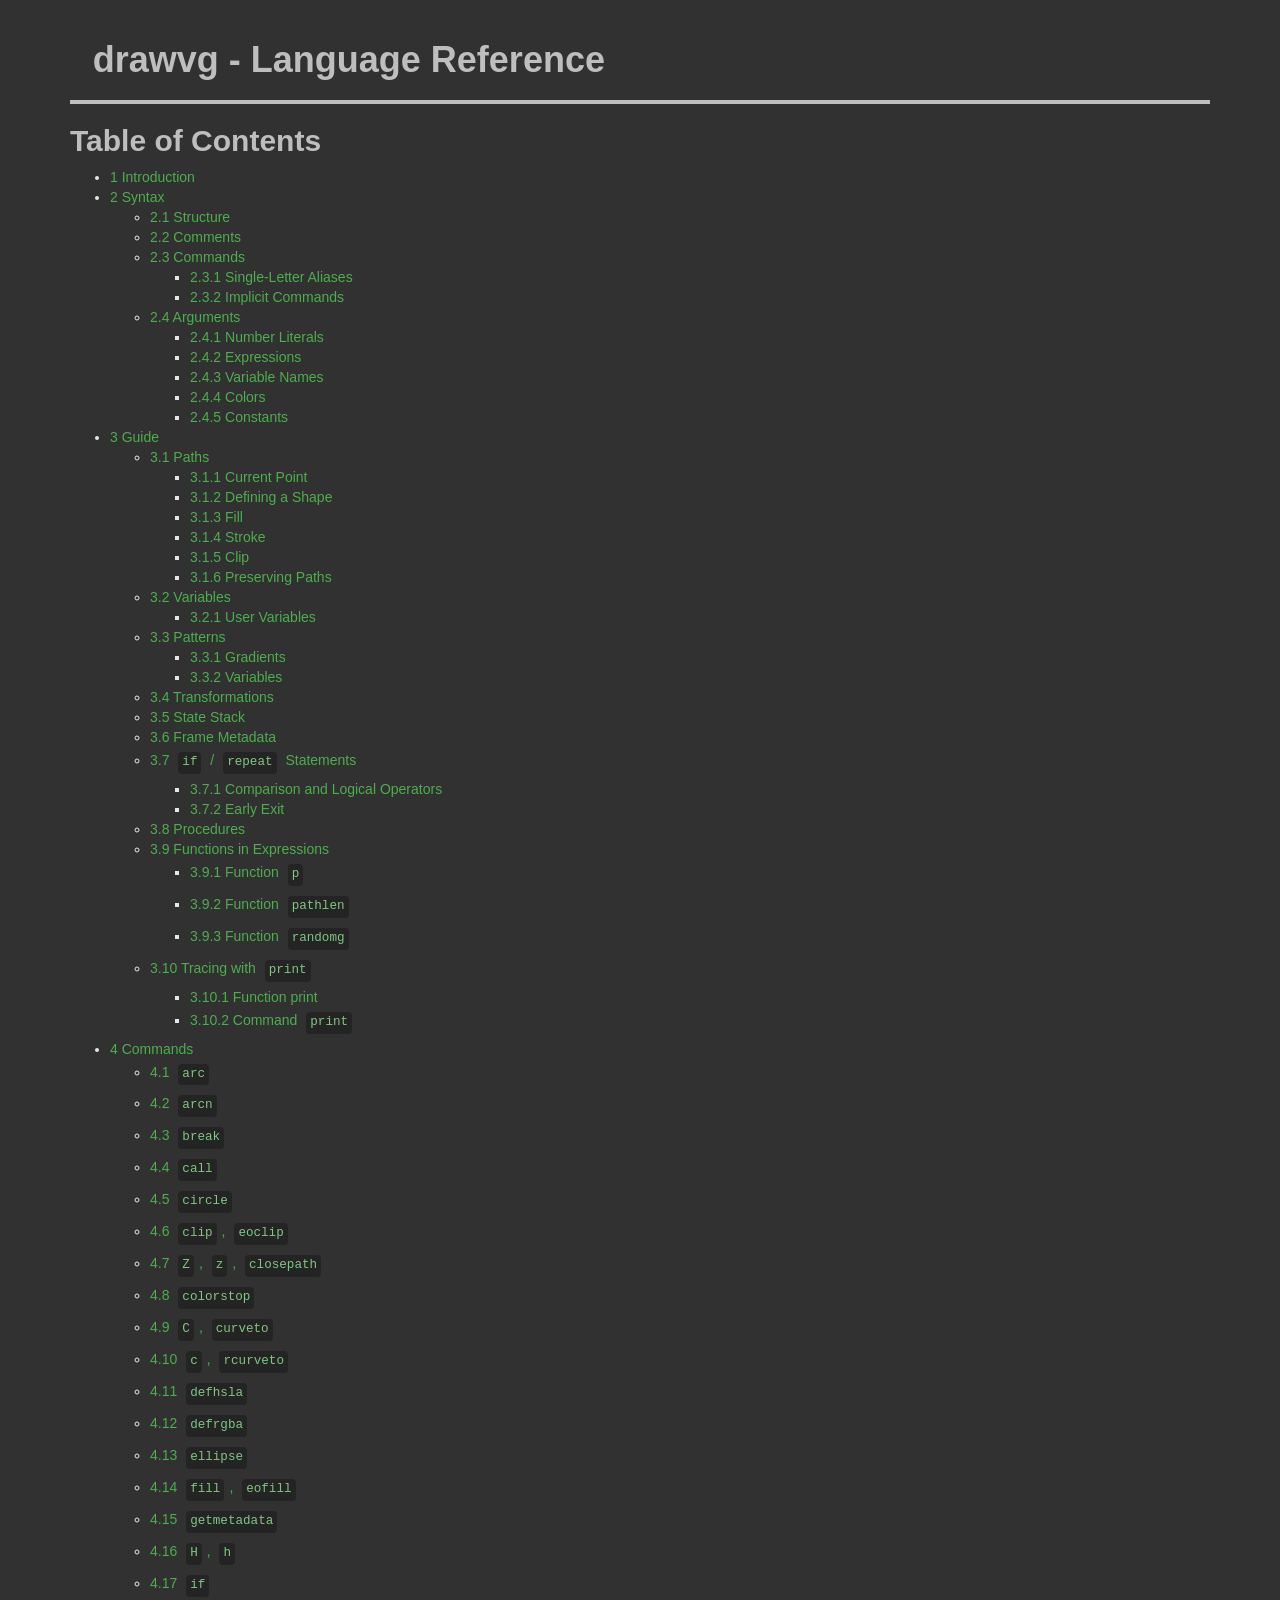
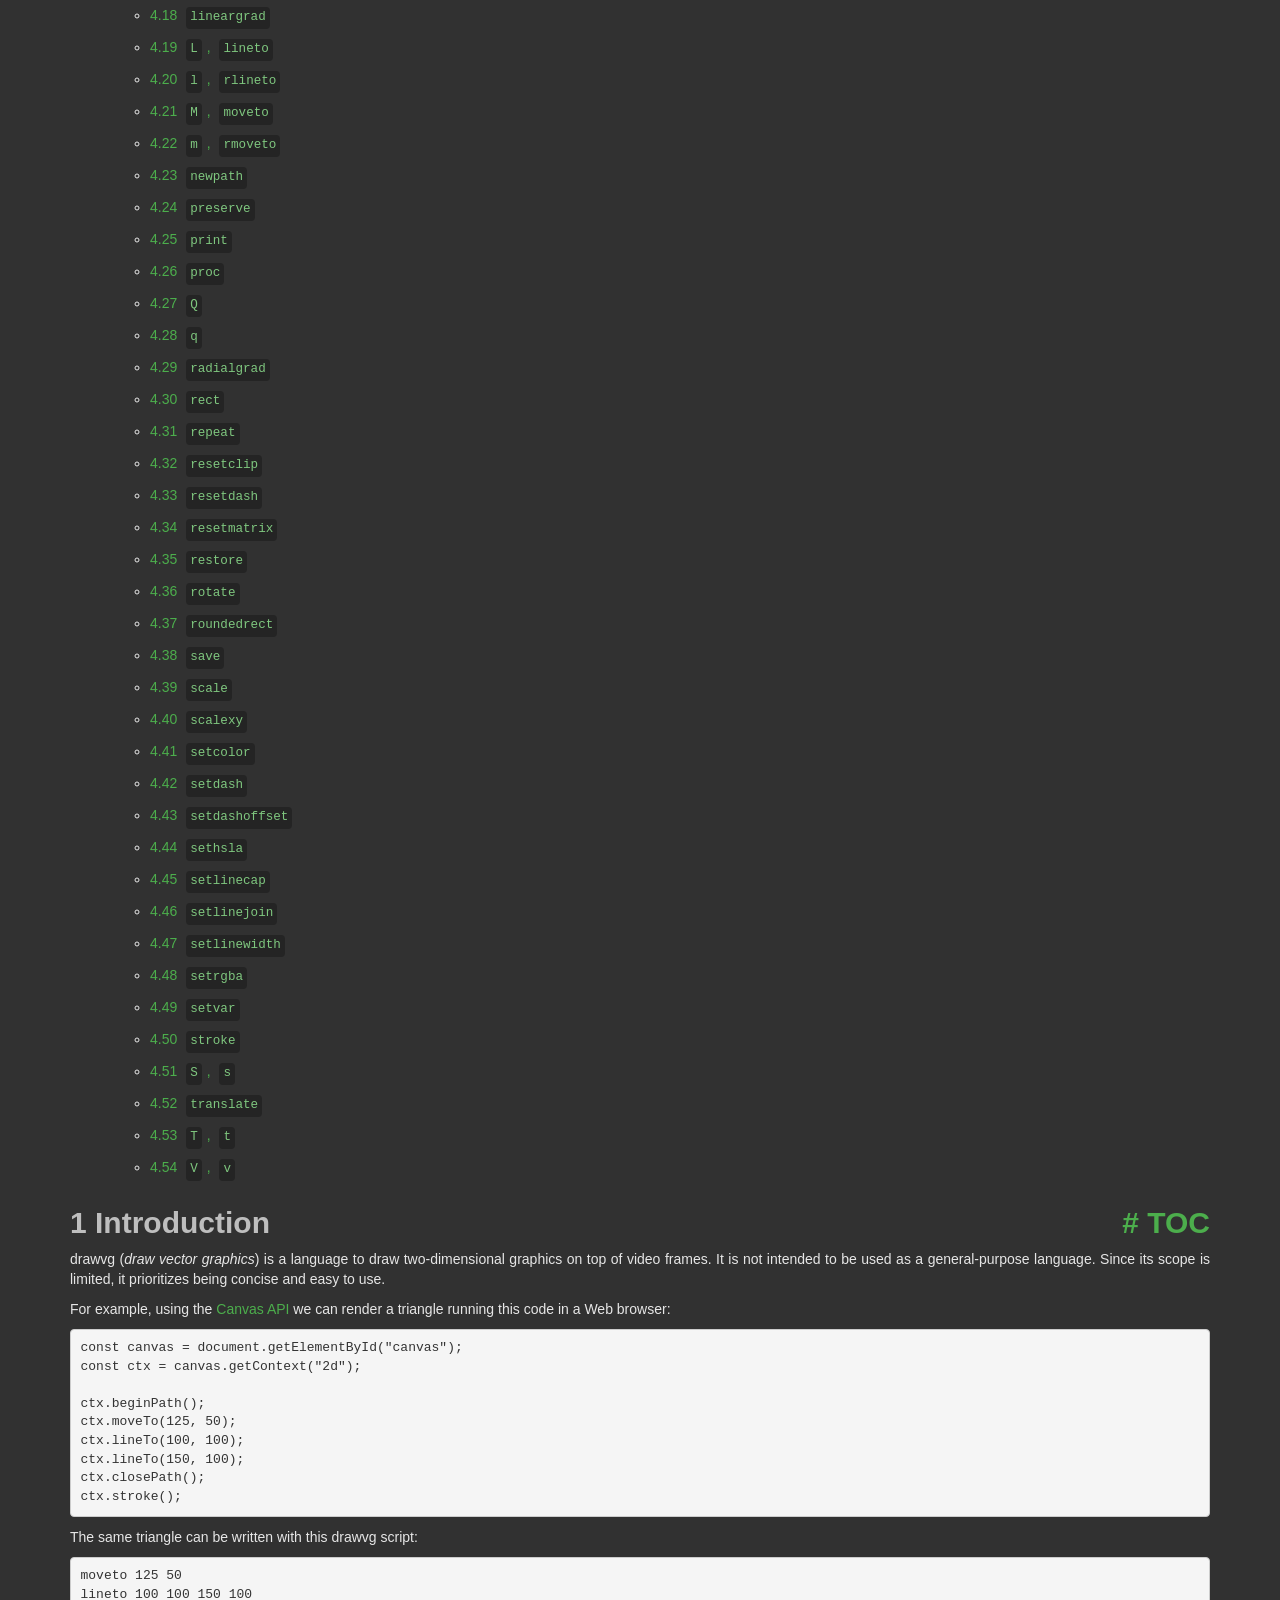
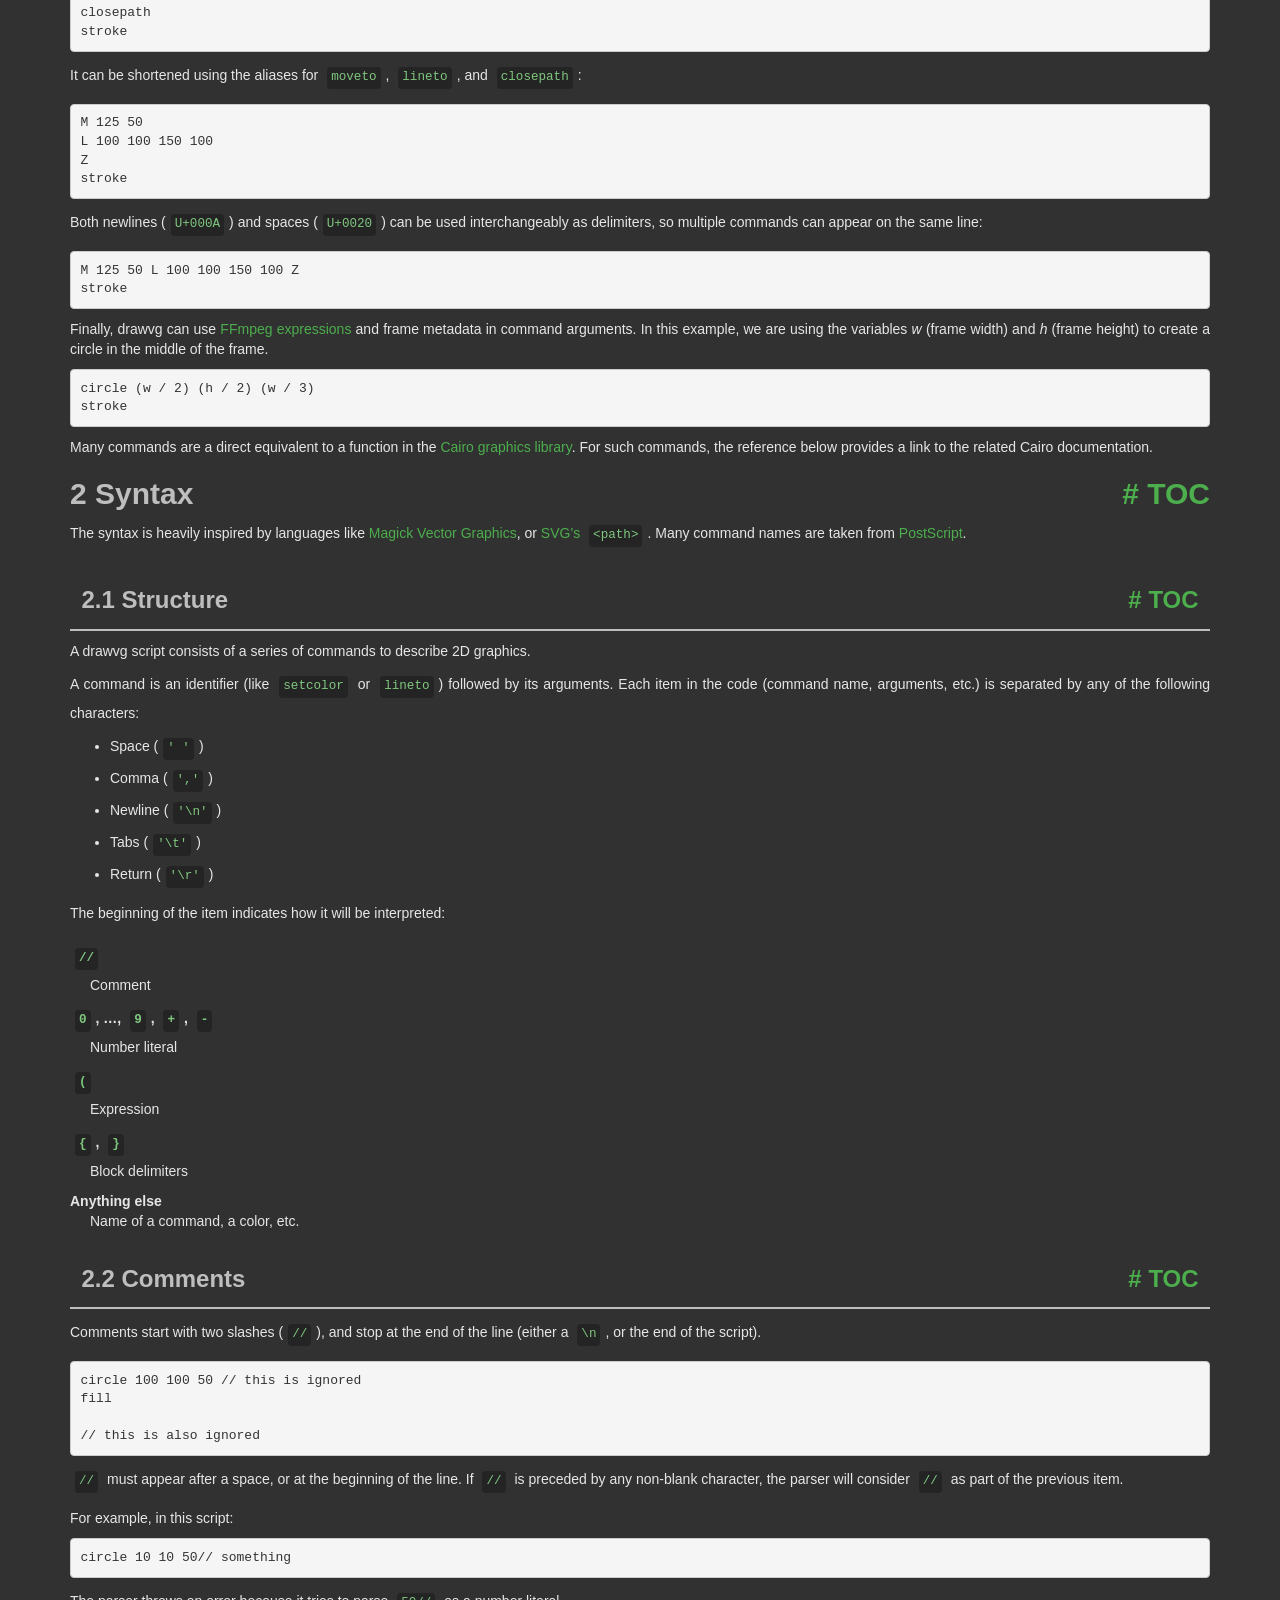
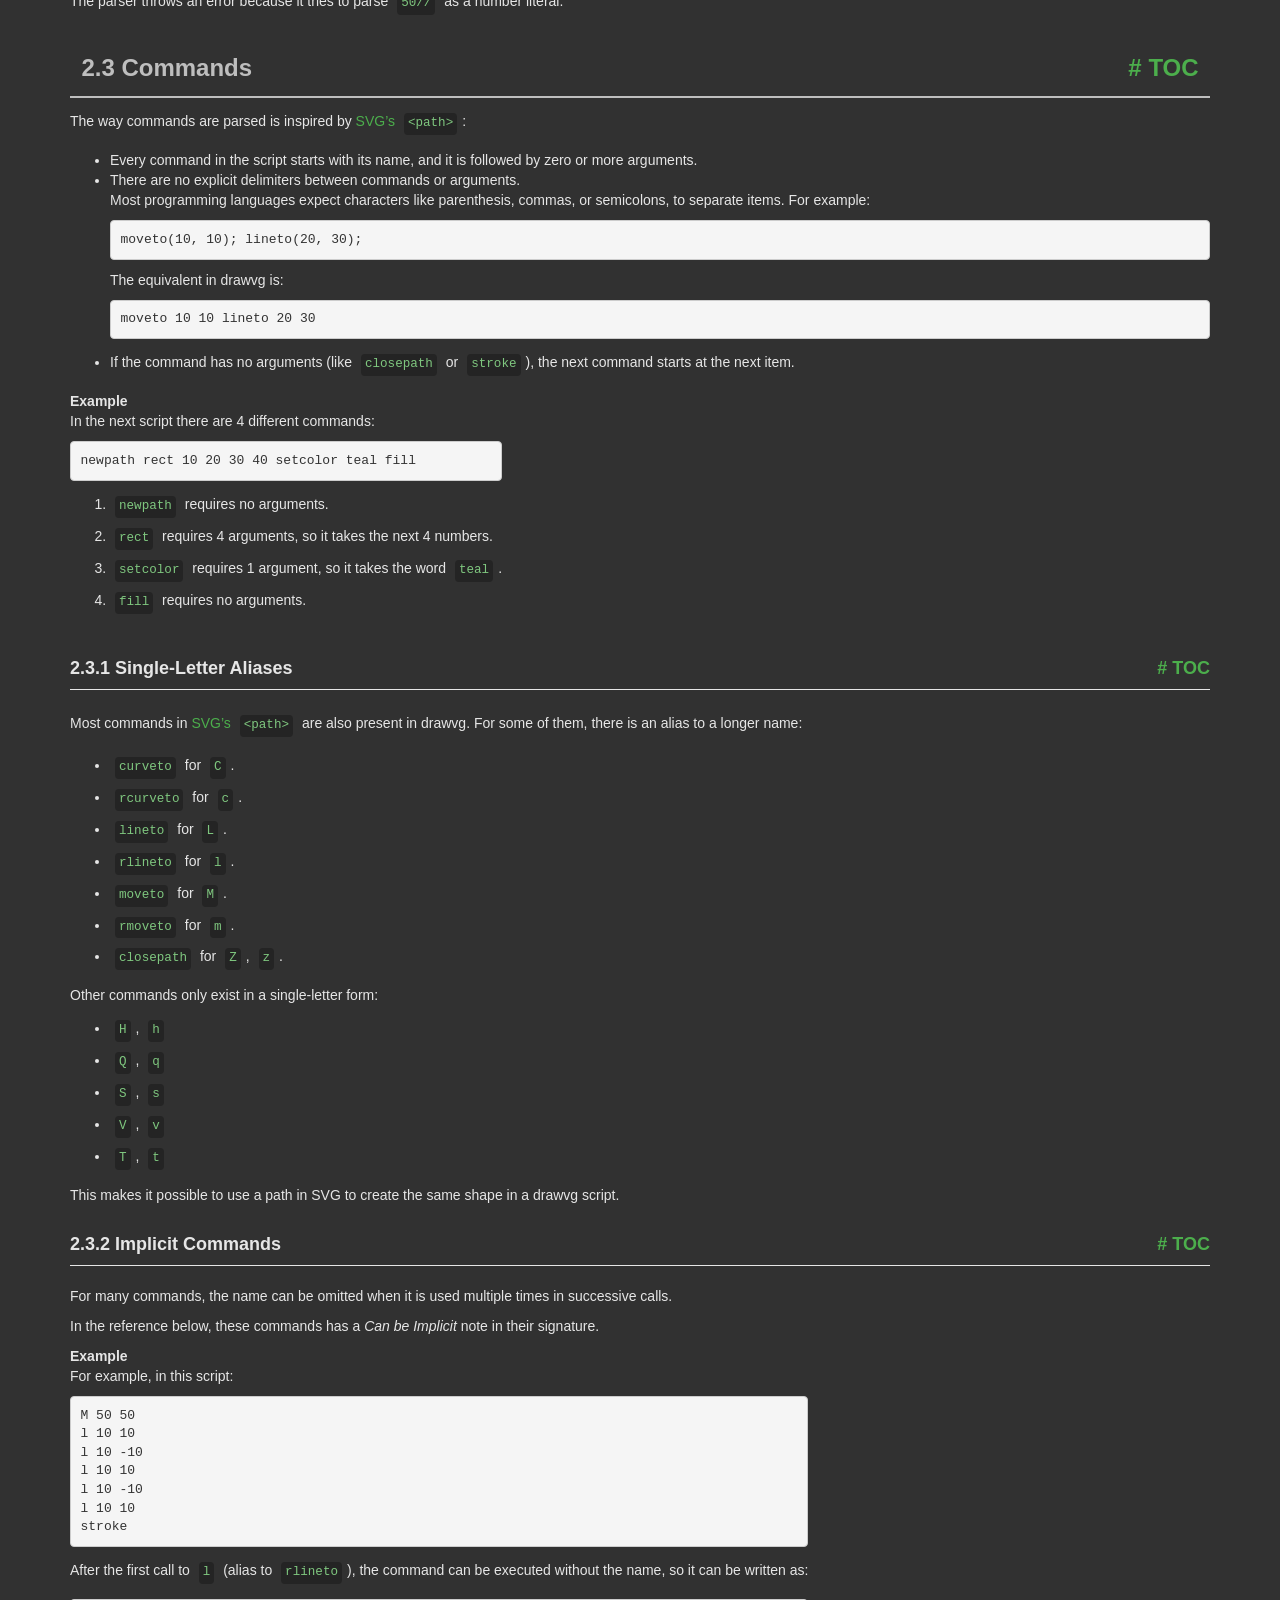
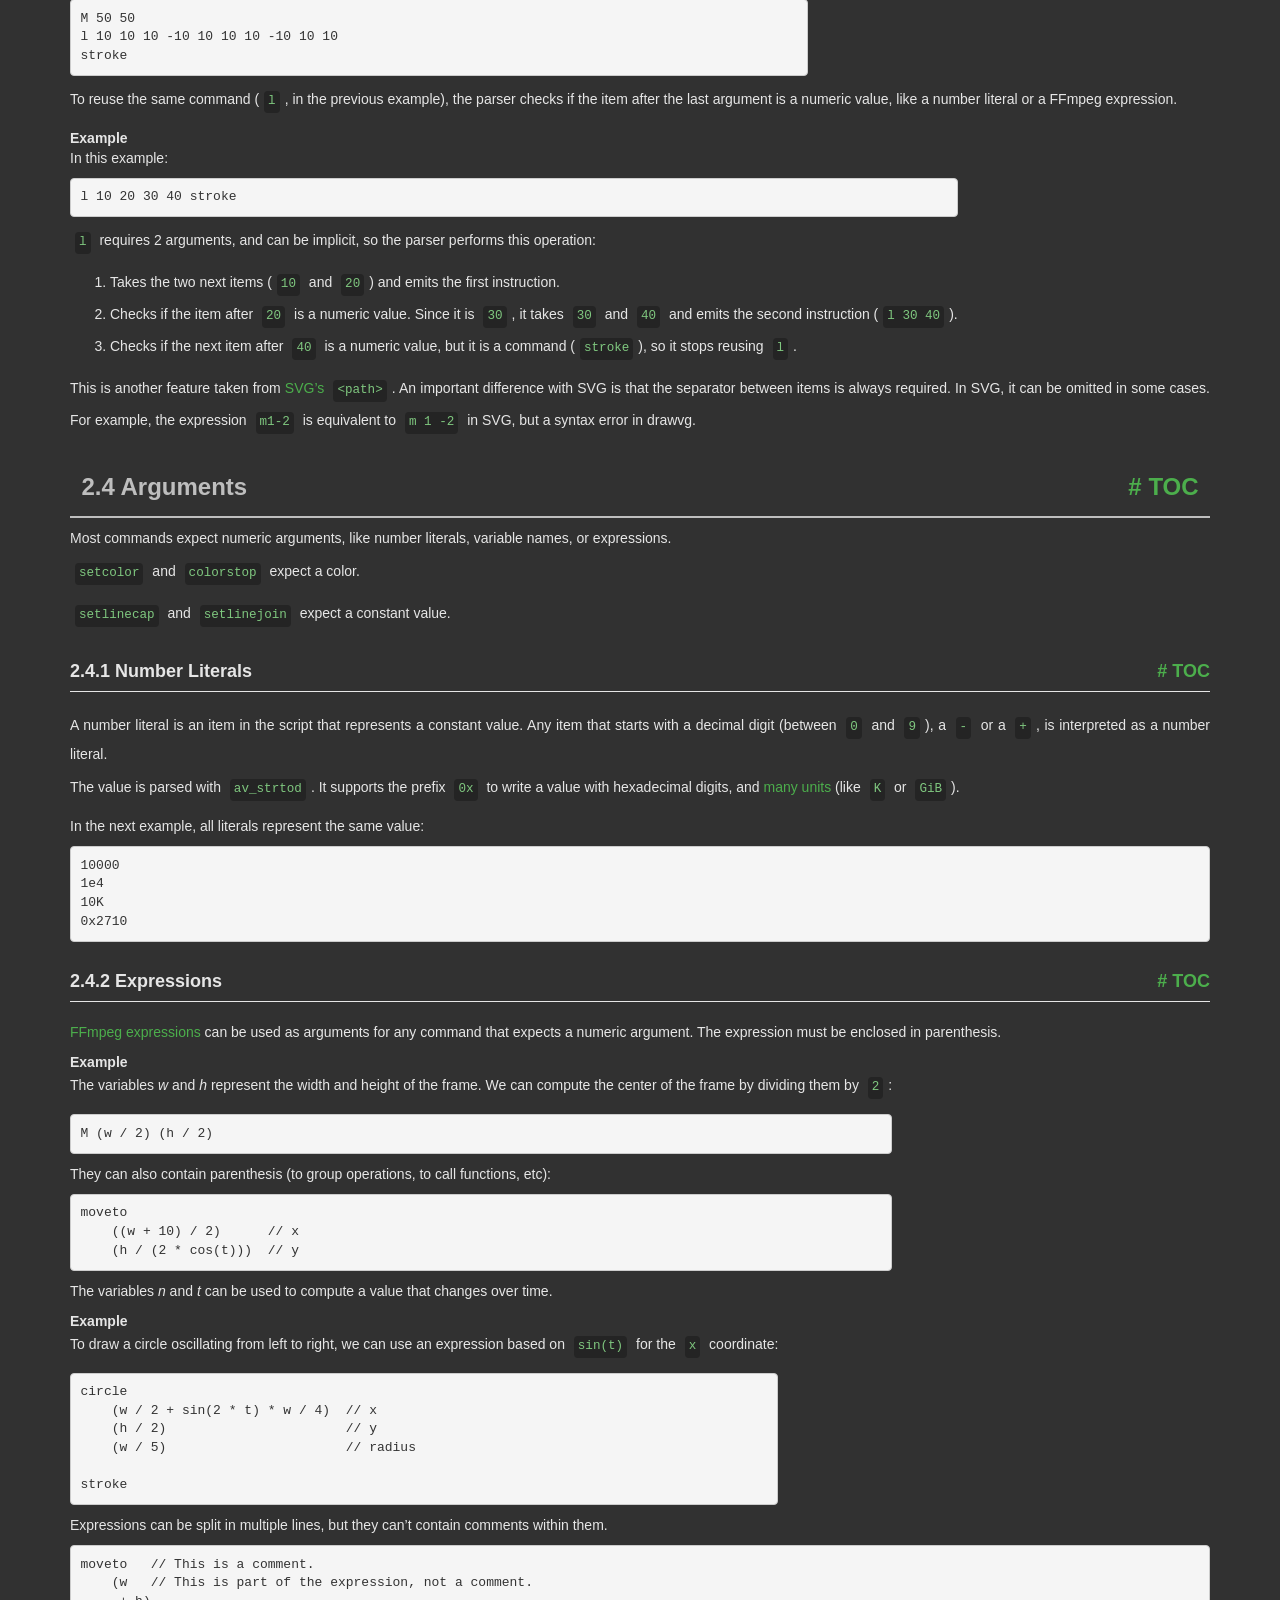
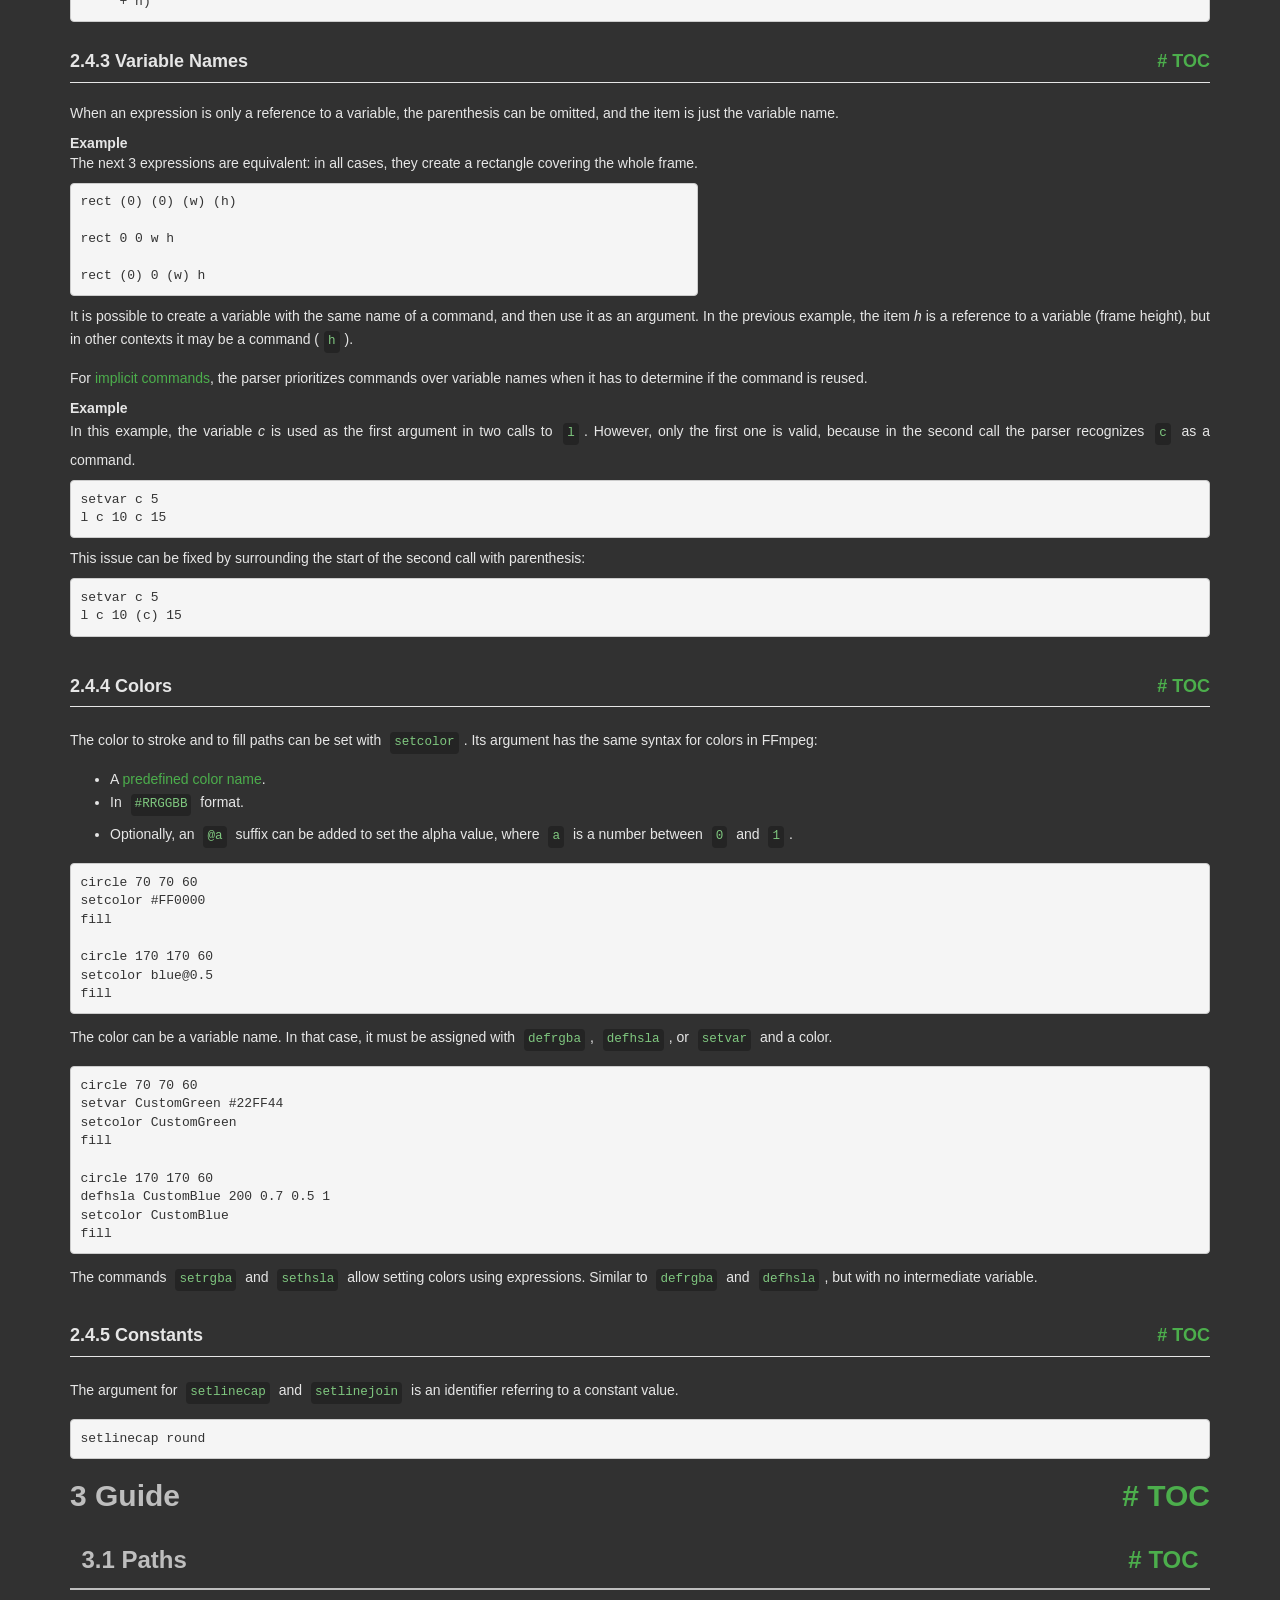
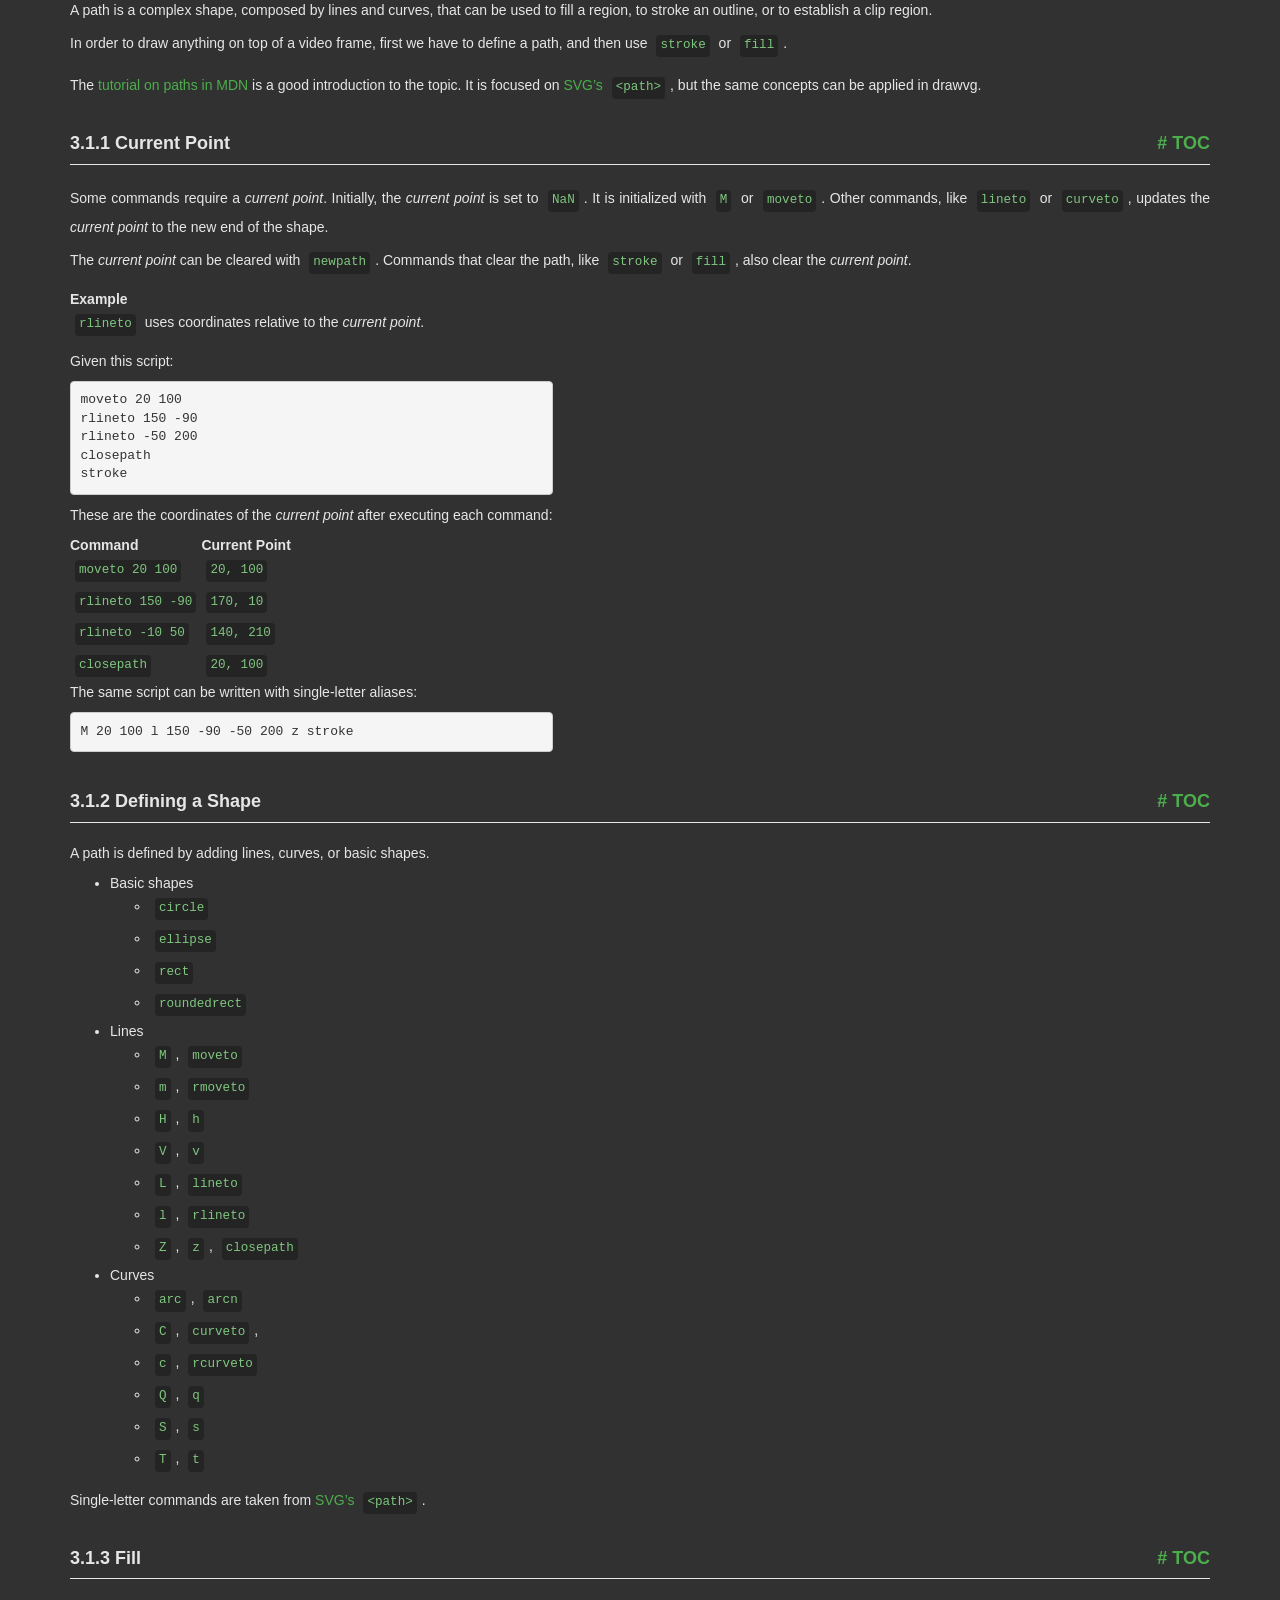
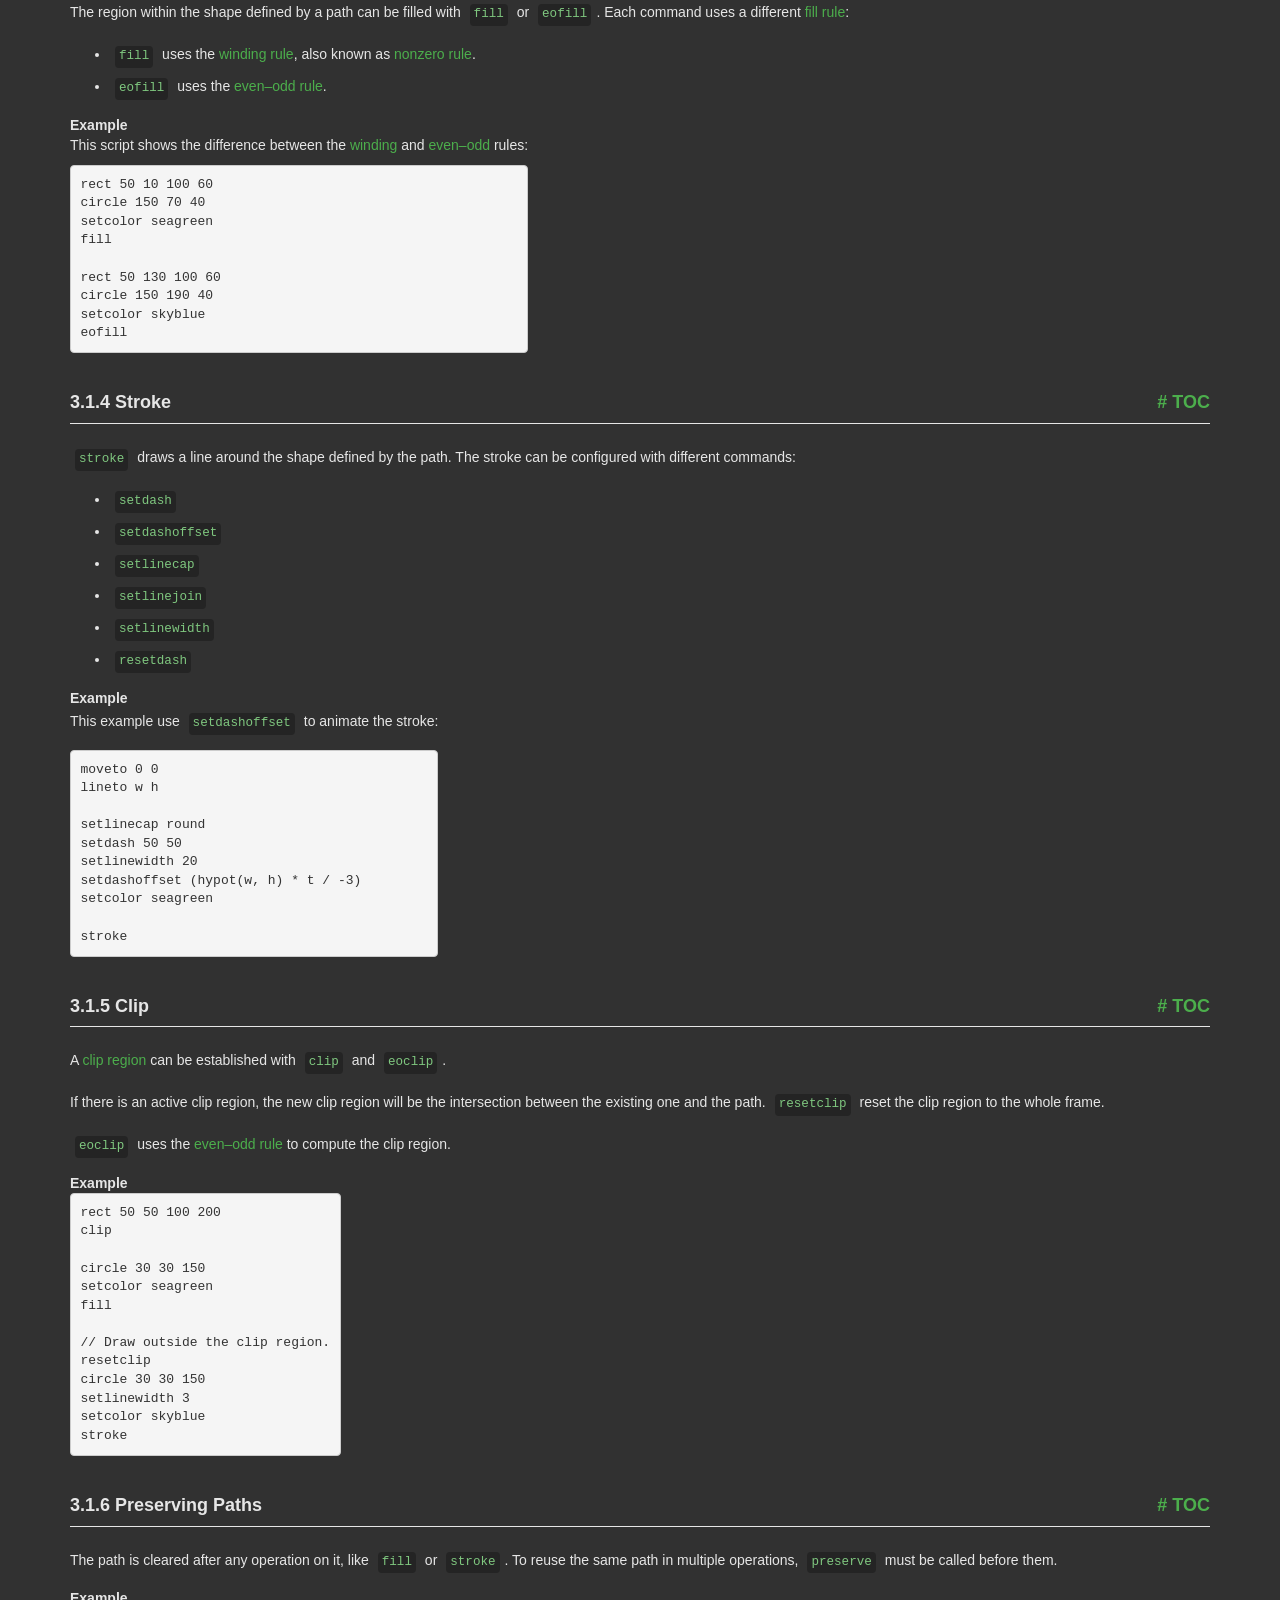
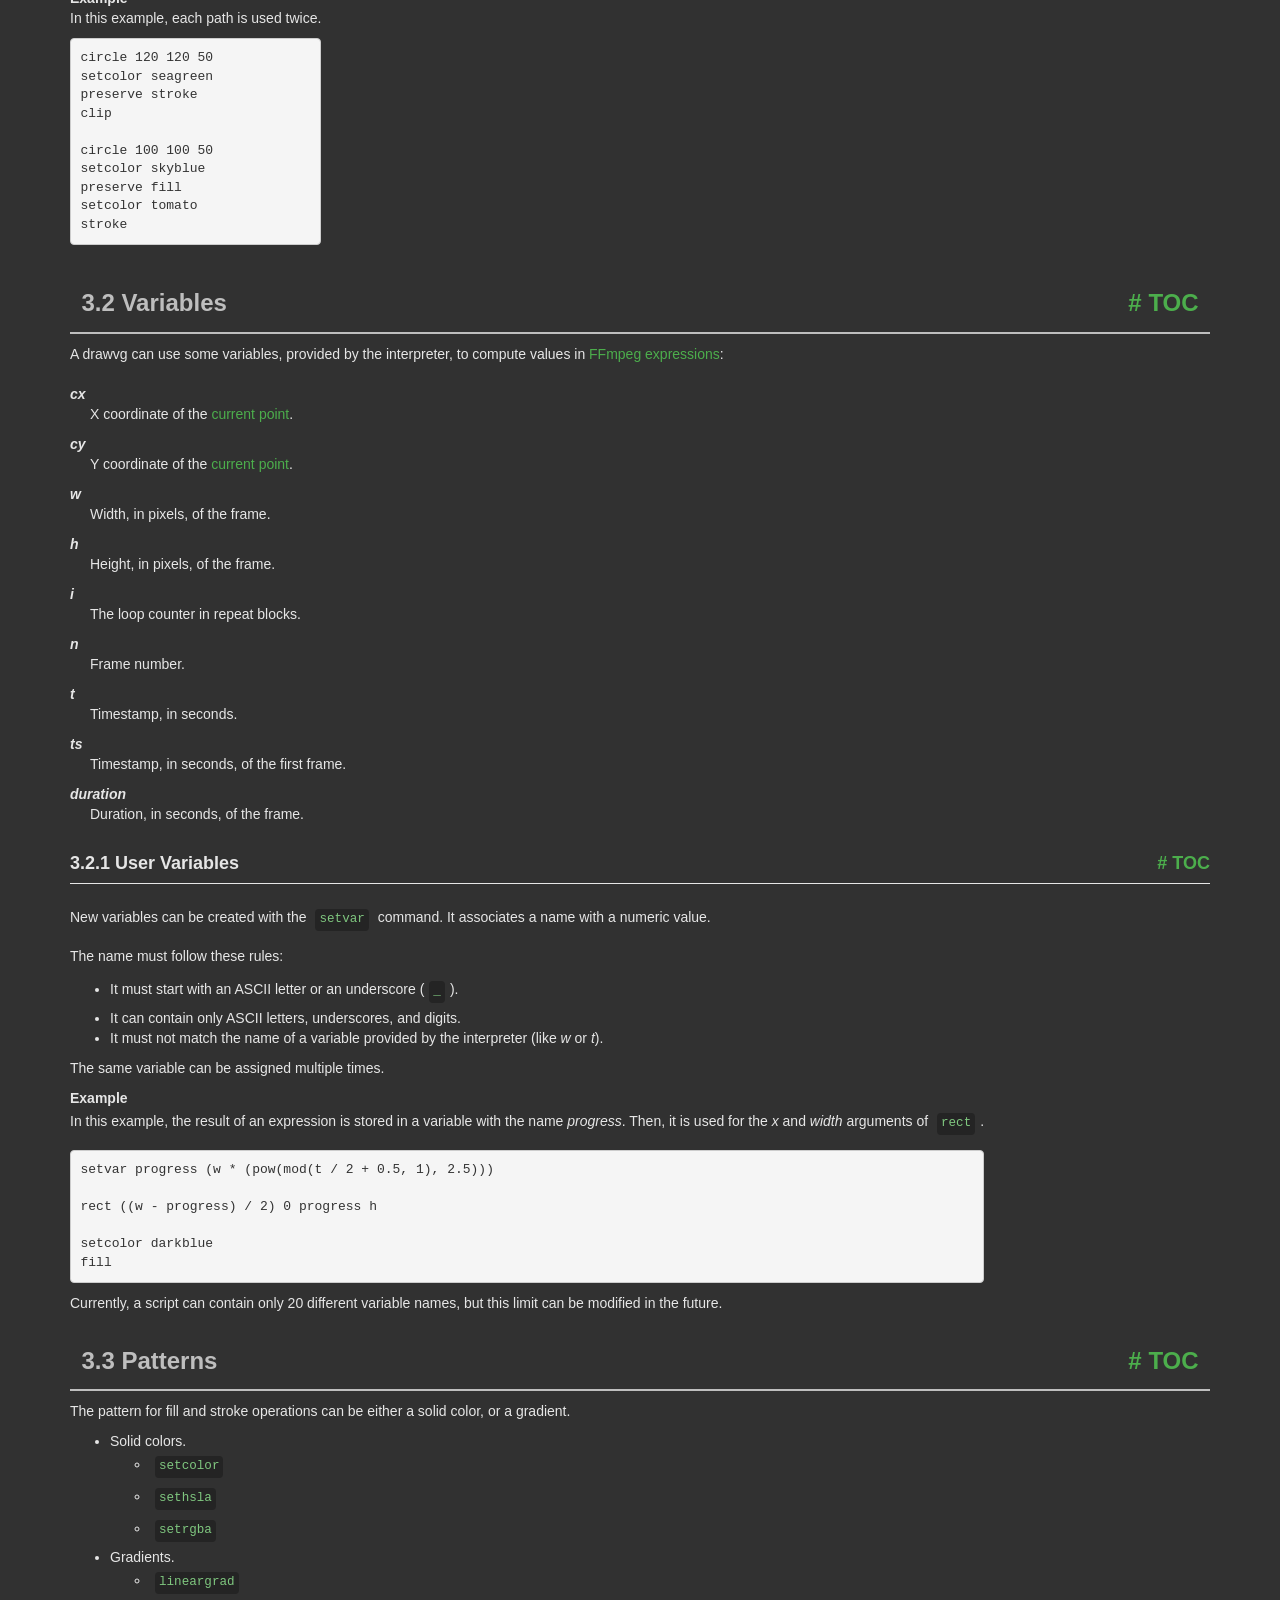
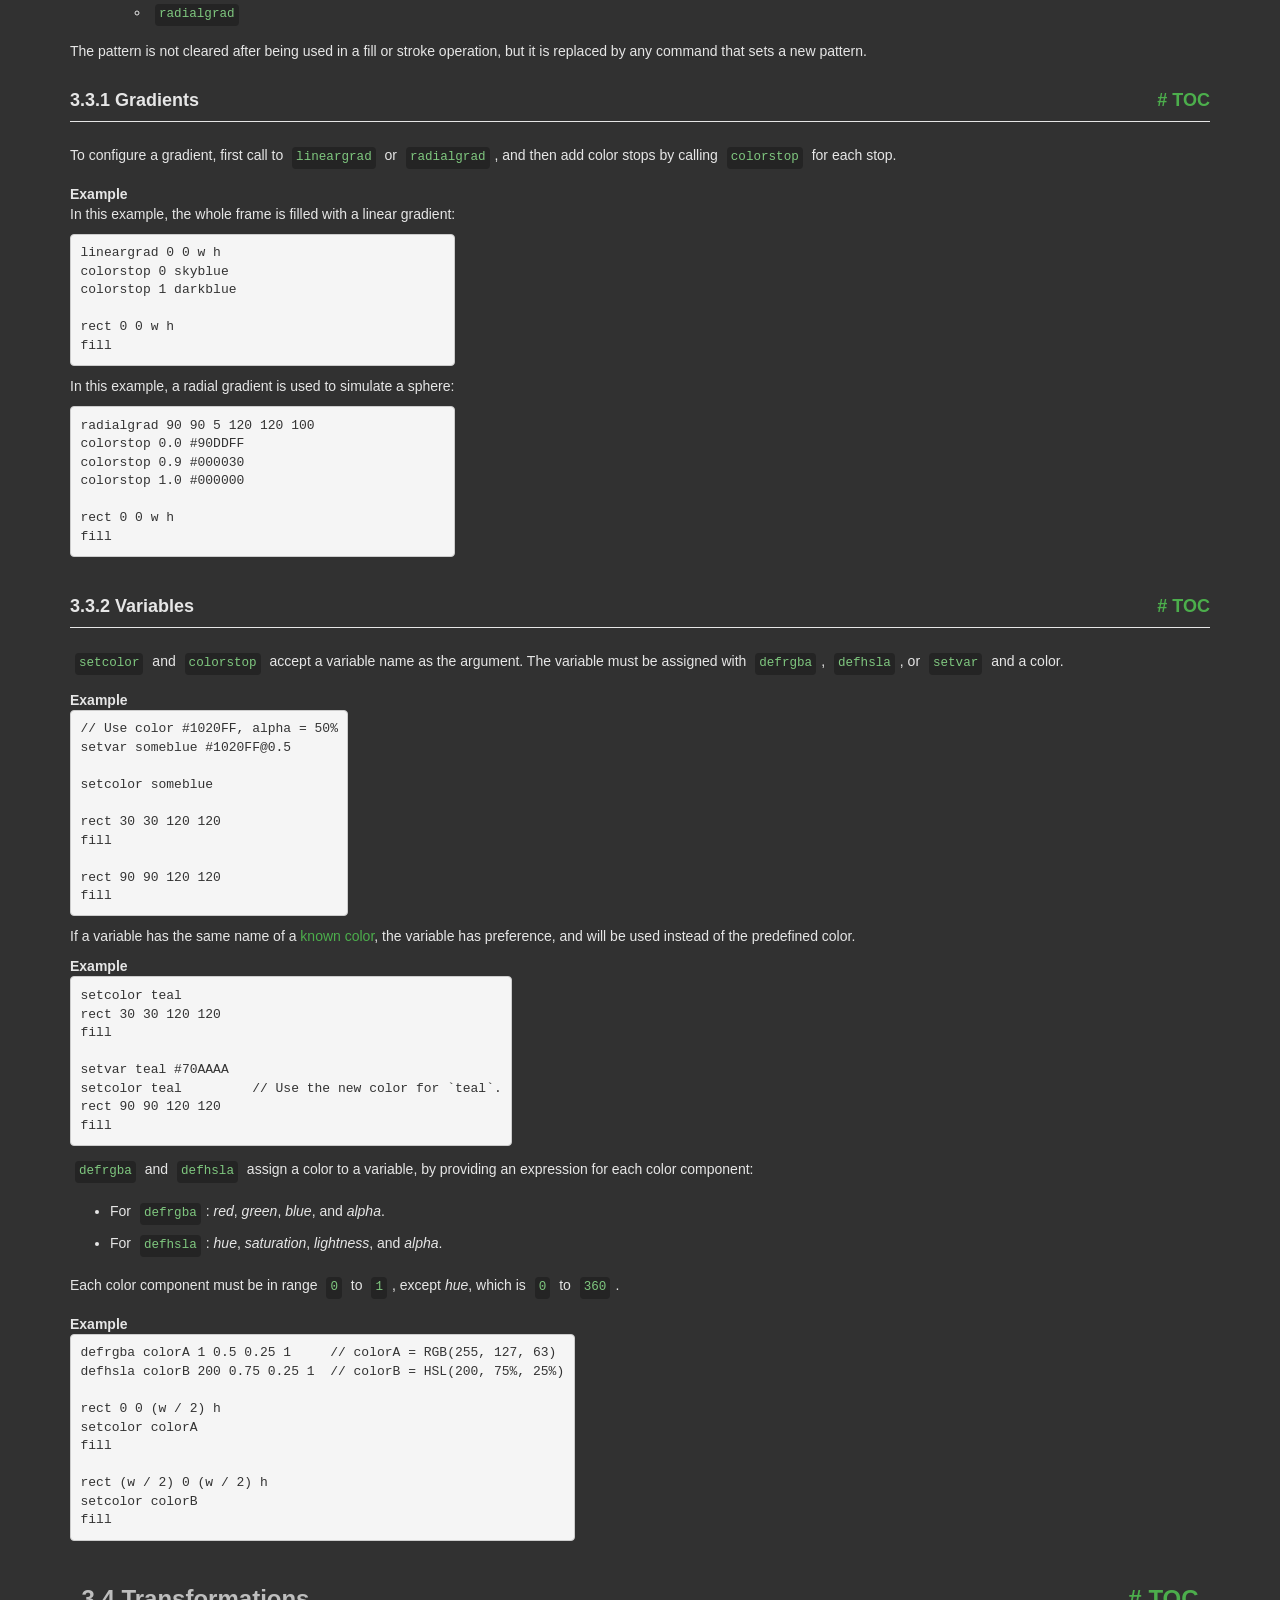
<file: ffmpeg-8.1-essentials_build/ffmpeg-8.1-essentials_build/doc/drawvg-reference.html>
<!DOCTYPE html PUBLIC "-//W3C//DTD HTML 4.01 Transitional//EN" "http://www.w3.org/TR/html4/loose.dtd">
<html>
<!-- Created by GNU Texinfo 7.2, https://www.gnu.org/software/texinfo/ -->
  <head>
    <meta charset="utf-8">
    <title>
      drawvg - Language Reference
    </title>
    <meta name="viewport" content="width=device-width,initial-scale=1.0">
    <link rel="stylesheet" type="text/css" href="bootstrap.min.css">
    <link rel="stylesheet" type="text/css" href="style.min.css">
  </head>
  <body>
    <div class="container">
      <h1>
      drawvg - Language Reference
      </h1>


<a name="SEC_Top"></a>

<div class="region-contents" id="SEC_Contents">
<h2 class="contents-heading">Table of Contents</h2>

<div class="contents">

<ul class="toc-numbered-mark">
  <li><a id="toc-Introduction" href="#Introduction">1 Introduction</a></li>
  <li><a id="toc-Syntax" href="#Syntax">2 Syntax</a>
  <ul class="toc-numbered-mark">
    <li><a id="toc-Structure" href="#Structure">2.1 Structure</a></li>
    <li><a id="toc-Comments" href="#Comments">2.2 Comments</a></li>
    <li><a id="toc-Commands" href="#Commands">2.3 Commands</a>
    <ul class="toc-numbered-mark">
      <li><a id="toc-Single_002dLetter-Aliases" href="#Single_002dLetter-Aliases">2.3.1 Single-Letter Aliases</a></li>
      <li><a id="toc-Implicit-Commands" href="#Implicit-Commands">2.3.2 Implicit Commands</a></li>
    </ul></li>
    <li><a id="toc-Arguments" href="#Arguments">2.4 Arguments</a>
    <ul class="toc-numbered-mark">
      <li><a id="toc-Number-Literals" href="#Number-Literals">2.4.1 Number Literals</a></li>
      <li><a id="toc-Expressions" href="#Expressions">2.4.2 Expressions</a></li>
      <li><a id="toc-Variable-Names" href="#Variable-Names">2.4.3 Variable Names</a></li>
      <li><a id="toc-Colors" href="#Colors-1">2.4.4 Colors</a></li>
      <li><a id="toc-Constants" href="#Constants">2.4.5 Constants</a></li>
    </ul></li>
  </ul></li>
  <li><a id="toc-Guide" href="#Guide">3 Guide</a>
  <ul class="toc-numbered-mark">
    <li><a id="toc-Paths" href="#Paths">3.1 Paths</a>
    <ul class="toc-numbered-mark">
      <li><a id="toc-Current-Point" href="#Current-Point">3.1.1 Current Point</a></li>
      <li><a id="toc-Defining-a-Shape" href="#Defining-a-Shape">3.1.2 Defining a Shape</a></li>
      <li><a id="toc-Fill" href="#Fill">3.1.3 Fill</a></li>
      <li><a id="toc-Stroke" href="#Stroke">3.1.4 Stroke</a></li>
      <li><a id="toc-Clip" href="#Clip">3.1.5 Clip</a></li>
      <li><a id="toc-Preserving-Paths" href="#Preserving-Paths">3.1.6 Preserving Paths</a></li>
    </ul></li>
    <li><a id="toc-Variables" href="#Variables">3.2 Variables</a>
    <ul class="toc-numbered-mark">
      <li><a id="toc-User-Variables" href="#User-Variables-1">3.2.1 User Variables</a></li>
    </ul></li>
    <li><a id="toc-Patterns" href="#Patterns">3.3 Patterns</a>
    <ul class="toc-numbered-mark">
      <li><a id="toc-Gradients" href="#Gradients">3.3.1 Gradients</a></li>
      <li><a id="toc-Variables-1" href="#Variables-1">3.3.2 Variables</a></li>
    </ul></li>
    <li><a id="toc-Transformations" href="#Transformations">3.4 Transformations</a></li>
    <li><a id="toc-State-Stack" href="#State-Stack-1">3.5 State Stack</a></li>
    <li><a id="toc-Frame-Metadata" href="#Frame-Metadata-1">3.6 Frame Metadata</a></li>
    <li><a id="toc-if-_002f-repeat-Statements" href="#if-_002f-repeat-Statements">3.7 <code class="code">if</code> / <code class="code">repeat</code> Statements</a>
    <ul class="toc-numbered-mark">
      <li><a id="toc-Comparison-and-Logical-Operators" href="#Comparison-and-Logical-Operators">3.7.1 Comparison and Logical Operators</a></li>
      <li><a id="toc-Early-Exit" href="#Early-Exit">3.7.2 Early Exit</a></li>
    </ul></li>
    <li><a id="toc-Procedures" href="#Procedures-1">3.8 Procedures</a></li>
    <li><a id="toc-Functions-in-Expressions" href="#Functions-in-Expressions">3.9 Functions in Expressions</a>
    <ul class="toc-numbered-mark">
      <li><a id="toc-Function-p" href="#Function-p">3.9.1 Function <code class="code">p</code></a></li>
      <li><a id="toc-Function-pathlen" href="#Function-pathlen">3.9.2 Function <code class="code">pathlen</code></a></li>
      <li><a id="toc-Function-randomg" href="#Function-randomg">3.9.3 Function <code class="code">randomg</code></a></li>
    </ul></li>
    <li><a id="toc-Tracing-with-print" href="#Tracing-with-print">3.10 Tracing with <code class="code">print</code></a>
    <ul class="toc-numbered-mark">
      <li><a id="toc-Function-print" href="#Function-print">3.10.1 Function print</a></li>
      <li><a id="toc-Command-print" href="#Command-print-1">3.10.2 Command <code class="code">print</code></a></li>
    </ul></li>
  </ul></li>
  <li><a id="toc-Commands-1" href="#Commands-1">4 Commands</a>
  <ul class="toc-numbered-mark">
    <li><a id="toc-arc" href="#arc">4.1 <code class="code">arc</code></a></li>
    <li><a id="toc-arcn" href="#arcn">4.2 <code class="code">arcn</code></a></li>
    <li><a id="toc-break" href="#break">4.3 <code class="code">break</code></a></li>
    <li><a id="toc-call" href="#call">4.4 <code class="code">call</code></a></li>
    <li><a id="toc-circle" href="#circle">4.5 <code class="code">circle</code></a></li>
    <li><a id="toc-clip_002c-eoclip" href="#clip_002c-eoclip">4.6 <code class="code">clip</code>, <code class="code">eoclip</code></a></li>
    <li><a id="toc-Z_002c-z_002c-closepath" href="#Z_002c-z_002c-closepath">4.7 <code class="code">Z</code>, <code class="code">z</code>, <code class="code">closepath</code></a></li>
    <li><a id="toc-colorstop" href="#colorstop">4.8 <code class="code">colorstop</code></a></li>
    <li><a id="toc-C_002c-curveto" href="#C_002c-curveto">4.9 <code class="code">C</code>, <code class="code">curveto</code></a></li>
    <li><a id="toc-c_002c-rcurveto" href="#c_002c-rcurveto">4.10 <code class="code">c</code>, <code class="code">rcurveto</code></a></li>
    <li><a id="toc-defhsla" href="#defhsla">4.11 <code class="code">defhsla</code></a></li>
    <li><a id="toc-defrgba" href="#defrgba">4.12 <code class="code">defrgba</code></a></li>
    <li><a id="toc-ellipse" href="#ellipse">4.13 <code class="code">ellipse</code></a></li>
    <li><a id="toc-fill_002c-eofill" href="#fill_002c-eofill">4.14 <code class="code">fill</code>, <code class="code">eofill</code></a></li>
    <li><a id="toc-getmetadata" href="#getmetadata">4.15 <code class="code">getmetadata</code></a></li>
    <li><a id="toc-H_002c-h" href="#H_002c-h">4.16 <code class="code">H</code>, <code class="code">h</code></a></li>
    <li><a id="toc-if" href="#if">4.17 <code class="code">if</code></a></li>
    <li><a id="toc-lineargrad" href="#lineargrad">4.18 <code class="code">lineargrad</code></a></li>
    <li><a id="toc-L_002c-lineto" href="#L_002c-lineto">4.19 <code class="code">L</code>, <code class="code">lineto</code></a></li>
    <li><a id="toc-l_002c-rlineto" href="#l_002c-rlineto">4.20 <code class="code">l</code>, <code class="code">rlineto</code></a></li>
    <li><a id="toc-M_002c-moveto" href="#M_002c-moveto">4.21 <code class="code">M</code>, <code class="code">moveto</code></a></li>
    <li><a id="toc-m_002c-rmoveto" href="#m_002c-rmoveto">4.22 <code class="code">m</code>, <code class="code">rmoveto</code></a></li>
    <li><a id="toc-newpath" href="#newpath">4.23 <code class="code">newpath</code></a></li>
    <li><a id="toc-preserve" href="#preserve">4.24 <code class="code">preserve</code></a></li>
    <li><a id="toc-print" href="#print">4.25 <code class="code">print</code></a></li>
    <li><a id="toc-proc" href="#proc">4.26 <code class="code">proc</code></a></li>
    <li><a id="toc-Q" href="#Q">4.27 <code class="code">Q</code></a></li>
    <li><a id="toc-q" href="#q">4.28 <code class="code">q</code></a></li>
    <li><a id="toc-radialgrad" href="#radialgrad">4.29 <code class="code">radialgrad</code></a></li>
    <li><a id="toc-rect" href="#rect">4.30 <code class="code">rect</code></a></li>
    <li><a id="toc-repeat" href="#repeat">4.31 <code class="code">repeat</code></a></li>
    <li><a id="toc-resetclip" href="#resetclip">4.32 <code class="code">resetclip</code></a></li>
    <li><a id="toc-resetdash" href="#resetdash">4.33 <code class="code">resetdash</code></a></li>
    <li><a id="toc-resetmatrix" href="#resetmatrix">4.34 <code class="code">resetmatrix</code></a></li>
    <li><a id="toc-restore" href="#restore">4.35 <code class="code">restore</code></a></li>
    <li><a id="toc-rotate" href="#rotate">4.36 <code class="code">rotate</code></a></li>
    <li><a id="toc-roundedrect" href="#roundedrect">4.37 <code class="code">roundedrect</code></a></li>
    <li><a id="toc-save" href="#save">4.38 <code class="code">save</code></a></li>
    <li><a id="toc-scale" href="#scale">4.39 <code class="code">scale</code></a></li>
    <li><a id="toc-scalexy" href="#scalexy">4.40 <code class="code">scalexy</code></a></li>
    <li><a id="toc-setcolor" href="#setcolor">4.41 <code class="code">setcolor</code></a></li>
    <li><a id="toc-setdash" href="#setdash">4.42 <code class="code">setdash</code></a></li>
    <li><a id="toc-setdashoffset" href="#setdashoffset">4.43 <code class="code">setdashoffset</code></a></li>
    <li><a id="toc-sethsla" href="#sethsla">4.44 <code class="code">sethsla</code></a></li>
    <li><a id="toc-setlinecap" href="#setlinecap">4.45 <code class="code">setlinecap</code></a></li>
    <li><a id="toc-setlinejoin" href="#setlinejoin">4.46 <code class="code">setlinejoin</code></a></li>
    <li><a id="toc-setlinewidth" href="#setlinewidth">4.47 <code class="code">setlinewidth</code></a></li>
    <li><a id="toc-setrgba" href="#setrgba">4.48 <code class="code">setrgba</code></a></li>
    <li><a id="toc-setvar" href="#setvar">4.49 <code class="code">setvar</code></a></li>
    <li><a id="toc-stroke" href="#stroke">4.50 <code class="code">stroke</code></a></li>
    <li><a id="toc-S_002c-s" href="#S_002c-s">4.51 <code class="code">S</code>, <code class="code">s</code></a></li>
    <li><a id="toc-translate" href="#translate">4.52 <code class="code">translate</code></a></li>
    <li><a id="toc-T_002c-t" href="#T_002c-t">4.53 <code class="code">T</code>, <code class="code">t</code></a></li>
    <li><a id="toc-V_002c-v" href="#V_002c-v">4.54 <code class="code">V</code>, <code class="code">v</code></a></li>
  </ul></li>
</ul>
</div>
</div>



<a name="Introduction"></a>
<h2 class="chapter">1 Introduction<span class="pull-right"><a class="anchor hidden-xs" href="#Introduction" aria-hidden="true">#</a> <a class="anchor hidden-xs"href="#toc-Introduction" aria-hidden="true">TOC</a></span></h2>

<p>drawvg (<em class="emph">draw vector graphics</em>) is a language to draw
two-dimensional graphics on top of video frames. It is not intended to
be used as a general-purpose language. Since its scope is limited, it
prioritizes being concise and easy to use.
</p>
<p>For example, using the
<a class="uref" href="https://developer.mozilla.org/en-US/docs/Web/API/Canvas_API">Canvas
API</a> we can render a triangle running this code in a Web browser:
</p>
<div class="example">
<pre class="example-preformatted">const canvas = document.getElementById(&quot;canvas&quot;);
const ctx = canvas.getContext(&quot;2d&quot;);

ctx.beginPath();
ctx.moveTo(125, 50);
ctx.lineTo(100, 100);
ctx.lineTo(150, 100);
ctx.closePath();
ctx.stroke();
</pre></div>

<p>The same triangle can be written with this drawvg script:
</p>
<div class="example">
<pre class="example-preformatted">moveto 125 50
lineto 100 100 150 100
closepath
stroke
</pre></div>

<p>It can be shortened using the aliases for <a class="ref" href="#cmd_005fmoveto"><code class="code">moveto</code></a>, <a class="ref" href="#cmd_005flineto"><code class="code">lineto</code></a>,
and <a class="ref" href="#cmd_005fclosepath"><code class="code">closepath</code></a>:
</p>
<div class="example">
<pre class="example-preformatted">M 125 50
L 100 100 150 100
Z
stroke
</pre></div>

<p>Both newlines (<code class="code">U+000A</code>) and spaces (<code class="code">U+0020</code>) can be used
interchangeably as delimiters, so multiple commands can appear on the
same line:
</p>
<div class="example">
<pre class="example-preformatted">M 125 50 L 100 100 150 100 Z
stroke
</pre></div>


<p>Finally, drawvg can use <a data-manual="ffmpeg-utils" href="./ffmpeg-utils.html#Expression-Evaluation">FFmpeg expressions</a> and frame metadata in command arguments. In
this example, we are using the variables <var class="var">w</var> (frame width) and <var class="var">h</var>
(frame height) to create a circle in the middle of the frame.
</p>
<div class="example">
<pre class="example-preformatted">circle (w / 2) (h / 2) (w / 3)
stroke
</pre></div>

<p>Many commands are a direct equivalent to a function in the
<a class="uref" href="https://www.cairographics.org/">Cairo graphics library</a>. For such
commands, the reference below provides a link to the related Cairo
documentation.
</p>
<a name="Syntax"></a>
<h2 class="chapter">2 Syntax<span class="pull-right"><a class="anchor hidden-xs" href="#Syntax" aria-hidden="true">#</a> <a class="anchor hidden-xs"href="#toc-Syntax" aria-hidden="true">TOC</a></span></h2>


<p>The syntax is heavily inspired by languages like
<a class="uref" href="https://imagemagick.org/script/magick-vector-graphics.php">Magick
Vector Graphics</a>, or <a class="uref" href="https://developer.mozilla.org/en-US/docs/Web/SVG/Reference/Element/path">SVG&rsquo;s <code class="code">&lt;path&gt;</code></a>. Many command names are taken from
<a class="uref" href="https://en.wikipedia.org/wiki/PostScript">PostScript</a>.
</p>
<a name="Structure"></a>
<h3 class="section">2.1 Structure<span class="pull-right"><a class="anchor hidden-xs" href="#Structure" aria-hidden="true">#</a> <a class="anchor hidden-xs"href="#toc-Structure" aria-hidden="true">TOC</a></span></h3>

<p>A drawvg script consists of a series of commands to describe 2D
graphics.
</p>
<p>A command is an identifier (like <a class="ref" href="#cmd_005fsetcolor"><code class="code">setcolor</code></a> or <a class="ref" href="#cmd_005flineto"><code class="code">lineto</code></a>)
followed by its arguments. Each item in the code (command name,
arguments, etc.) is separated by any of the following characters:
</p>
<ul class="itemize mark-bullet">
<li>Space (<code class="code">' '</code>)
</li><li>Comma (<code class="code">','</code>)
</li><li>Newline (<code class="code">'\n'</code>)
</li><li>Tabs (<code class="code">'\t'</code>)
</li><li>Return (<code class="code">'\r'</code>)
</li></ul>

<p>The beginning of the item indicates how it will be interpreted:
</p>
<dl class="table">
<dt><span class="r"><code class="code">//</code></span></dt>
<dd><p>Comment
</p></dd>
<dt><span class="r"><code class="code">0</code>, &hellip;, <code class="code">9</code>, <code class="code">+</code>, <code class="code">-</code></span></dt>
<dd><p>Number literal
</p></dd>
<dt><span class="r"><code class="code">(</code></span></dt>
<dd><p>Expression
</p></dd>
<dt><span class="r"><code class="code">{</code>, <code class="code">}</code></span></dt>
<dd><p>Block delimiters
</p></dd>
<dt><span class="r">Anything else</span></dt>
<dd><p>Name of a command, a color, etc.
</p></dd>
</dl>

<a name="Comments"></a>
<h3 class="section">2.2 Comments<span class="pull-right"><a class="anchor hidden-xs" href="#Comments" aria-hidden="true">#</a> <a class="anchor hidden-xs"href="#toc-Comments" aria-hidden="true">TOC</a></span></h3>

<p>Comments start with two slashes (<code class="code">//</code>), and stop at the end of the
line (either a <code class="code">\n</code>, or the end of the script).
</p>
<div class="example">
<pre class="example-preformatted">circle 100 100 50 // this is ignored
fill

// this is also ignored
</pre></div>

<p><code class="code">//</code> must appear after a space, or at the beginning of the line. If
<code class="code">//</code> is preceded by any non-blank character, the parser will
consider <code class="code">//</code> as part of the previous item.
</p>
<p>For example, in this script:
</p>
<div class="example">
<pre class="example-preformatted">circle 10 10 50// something
</pre></div>

<p>The parser throws an error because it tries to parse <code class="code">50//</code> as a
number literal.
</p>
<a name="Commands"></a>
<h3 class="section">2.3 Commands<span class="pull-right"><a class="anchor hidden-xs" href="#Commands" aria-hidden="true">#</a> <a class="anchor hidden-xs"href="#toc-Commands" aria-hidden="true">TOC</a></span></h3>

<p>The way commands are parsed is inspired by <a class="uref" href="https://developer.mozilla.org/en-US/docs/Web/SVG/Reference/Element/path">SVG&rsquo;s <code class="code">&lt;path&gt;</code></a>:
</p>
<ul class="itemize mark-bullet">
<li>Every command in the script starts with its name, and it is followed by
zero or more arguments.

</li><li>There are no explicit delimiters between commands or arguments.

<p>Most programming languages expect characters like parenthesis, commas,
or semicolons, to separate items. For example:
</p>
<div class="example">
<pre class="example-preformatted">moveto(10, 10); lineto(20, 30);
</pre></div>

<p>The equivalent in drawvg is:
</p>
<div class="example">
<pre class="example-preformatted">moveto 10 10 lineto 20 30
</pre></div>

</li><li>If the command has no arguments (like <a class="ref" href="#cmd_005fclosepath"><code class="code">closepath</code></a> or
<a class="ref" href="#cmd_005fstroke"><code class="code">stroke</code></a>), the next command starts at the next item.

</li></ul>

<table class="cartouche"><tr><th>
Example</th></tr><tr><td>
<p>In the next script there are 4 different commands:
</p>
<div class="example">
<pre class="example-preformatted">newpath rect 10 20 30 40 setcolor teal fill
</pre></div>

<ol class="enumerate">
<li> <a class="ref" href="#cmd_005fnewpath"><code class="code">newpath</code></a> requires no arguments.

</li><li> <a class="ref" href="#cmd_005frect"><code class="code">rect</code></a> requires 4 arguments, so it takes the next 4 numbers.

</li><li> <a class="ref" href="#cmd_005fsetcolor"><code class="code">setcolor</code></a> requires 1 argument, so it takes the word <code class="code">teal</code>.

</li><li> <a class="ref" href="#cmd_005ffill"><code class="code">fill</code></a> requires no arguments.
</li></ol>

</td></tr></table>

<a name="Single_002dLetter-Aliases"></a>
<h4 class="subsection">2.3.1 Single-Letter Aliases<span class="pull-right"><a class="anchor hidden-xs" href="#Single_002dLetter-Aliases" aria-hidden="true">#</a> <a class="anchor hidden-xs"href="#toc-Single_002dLetter-Aliases" aria-hidden="true">TOC</a></span></h4>

<p>Most commands in <a class="uref" href="https://developer.mozilla.org/en-US/docs/Web/SVG/Reference/Element/path">SVG&rsquo;s <code class="code">&lt;path&gt;</code></a> are also present in drawvg. For some of them,
there is an alias to a longer name:
</p>
<ul class="itemize mark-bullet">
<li><a class="ref" href="#cmd_005fcurveto"><code class="code">curveto</code></a> for <a class="ref" href="#cmd_005fC"><code class="code">C</code></a>.
</li><li><a class="ref" href="#cmd_005frcurveto"><code class="code">rcurveto</code></a> for <a class="ref" href="#cmd_005fc"><code class="code">c</code></a>.
</li><li><a class="ref" href="#cmd_005flineto"><code class="code">lineto</code></a> for <a class="ref" href="#cmd_005fL"><code class="code">L</code></a>.
</li><li><a class="ref" href="#cmd_005frlineto"><code class="code">rlineto</code></a> for <a class="ref" href="#cmd_005fl"><code class="code">l</code></a>.
</li><li><a class="ref" href="#cmd_005fmoveto"><code class="code">moveto</code></a> for <a class="ref" href="#cmd_005fM"><code class="code">M</code></a>.
</li><li><a class="ref" href="#cmd_005frmoveto"><code class="code">rmoveto</code></a> for <a class="ref" href="#cmd_005fm"><code class="code">m</code></a>.
</li><li><a class="ref" href="#cmd_005fclosepath"><code class="code">closepath</code></a> for <a class="ref" href="#cmd_005fZ"><code class="code">Z</code></a>, <a class="ref" href="#cmd_005fz"><code class="code">z</code></a>.
</li></ul>

<p>Other commands only exist in a single-letter form:
</p>
<ul class="itemize mark-bullet">
<li><a class="ref" href="#cmd_005fH"><code class="code">H</code></a>, <a class="ref" href="#cmd_005fh"><code class="code">h</code></a>
</li><li><a class="ref" href="#cmd_005fQ"><code class="code">Q</code></a>, <a class="ref" href="#cmd_005fq"><code class="code">q</code></a>
</li><li><a class="ref" href="#cmd_005fS"><code class="code">S</code></a>, <a class="ref" href="#cmd_005fs"><code class="code">s</code></a>
</li><li><a class="ref" href="#cmd_005fV"><code class="code">V</code></a>, <a class="ref" href="#cmd_005fv"><code class="code">v</code></a>
</li><li><a class="ref" href="#cmd_005fT"><code class="code">T</code></a>, <a class="ref" href="#cmd_005ft"><code class="code">t</code></a>
</li></ul>

<p>This makes it possible to use a path in SVG to create the same shape in
a drawvg script.
</p>
<a class="anchor" id="implicit-commands"></a><a name="Implicit-Commands"></a>
<h4 class="subsection">2.3.2 Implicit Commands<span class="pull-right"><a class="anchor hidden-xs" href="#Implicit-Commands" aria-hidden="true">#</a> <a class="anchor hidden-xs"href="#toc-Implicit-Commands" aria-hidden="true">TOC</a></span></h4>

<p>For many commands, the name can be omitted when it is used multiple
times in successive calls.
</p>
<p>In the reference below, these commands has a <em class="emph">Can be Implicit</em> note
in their signature.
</p>
<table class="cartouche"><tr><th>
Example</th></tr><tr><td>
<p>For example, in this script:
</p>
<div class="example">
<pre class="example-preformatted">M 50 50
l 10 10
l 10 -10
l 10 10
l 10 -10
l 10 10
stroke
</pre></div>

<p>After the first call to <a class="ref" href="#cmd_005fl"><code class="code">l</code></a> (alias to <a class="ref" href="#cmd_005frlineto"><code class="code">rlineto</code></a>), the command
can be executed without the name, so it can be written as:
</p>
<div class="example">
<pre class="example-preformatted">M 50 50
l 10 10 10 -10 10 10 10 -10 10 10
stroke
</pre></div>

</td></tr></table>

<p>To reuse the same command (<a class="ref" href="#cmd_005fl"><code class="code">l</code></a>, in the previous example), the
parser checks if the item after the last argument is a numeric value,
like a number literal or a FFmpeg expression.
</p>
<table class="cartouche"><tr><th>
Example</th></tr><tr><td>
<p>In this example:
</p>
<div class="example">
<pre class="example-preformatted">l 10 20 30 40 stroke
</pre></div>

<p><a class="ref" href="#cmd_005fl"><code class="code">l</code></a> requires 2 arguments, and can be implicit, so the parser
performs this operation:
</p>
<ol class="enumerate">
<li> Takes the two next items (<code class="code">10</code> and <code class="code">20</code>) and emits the first
instruction.

</li><li> Checks if the item after <code class="code">20</code> is a numeric value. Since it is
<code class="code">30</code>, it takes <code class="code">30</code> and <code class="code">40</code> and emits the second
instruction (<code class="code">l 30 40</code>).

</li><li> Checks if the next item after <code class="code">40</code> is a numeric value, but it is a
command (<a class="ref" href="#cmd_005fstroke"><code class="code">stroke</code></a>), so it stops reusing <a class="ref" href="#cmd_005fl"><code class="code">l</code></a>.

</li></ol>

</td></tr></table>

<p>This is another feature taken from <a class="uref" href="https://developer.mozilla.org/en-US/docs/Web/SVG/Reference/Element/path">SVG&rsquo;s <code class="code">&lt;path&gt;</code></a>. An important difference with
SVG is that the separator between items is always required. In SVG, it can be
omitted in some cases. For example, the expression <code class="code">m1-2</code> is equivalent to
<code class="code">m 1 -2</code> in SVG, but a syntax error in drawvg.
</p>
<a name="Arguments"></a>
<h3 class="section">2.4 Arguments<span class="pull-right"><a class="anchor hidden-xs" href="#Arguments" aria-hidden="true">#</a> <a class="anchor hidden-xs"href="#toc-Arguments" aria-hidden="true">TOC</a></span></h3>

<p>Most commands expect numeric arguments, like number literals, variable
names, or expressions.
</p>
<p><a class="ref" href="#cmd_005fsetcolor"><code class="code">setcolor</code></a> and <a class="ref" href="#cmd_005fcolorstop"><code class="code">colorstop</code></a> expect a color.
</p>
<p><a class="ref" href="#cmd_005fsetlinecap"><code class="code">setlinecap</code></a> and <a class="ref" href="#cmd_005fsetlinejoin"><code class="code">setlinejoin</code></a> expect a constant value.
</p>
<a name="Number-Literals"></a>
<h4 class="subsection">2.4.1 Number Literals<span class="pull-right"><a class="anchor hidden-xs" href="#Number-Literals" aria-hidden="true">#</a> <a class="anchor hidden-xs"href="#toc-Number-Literals" aria-hidden="true">TOC</a></span></h4>

<p>A number literal is an item in the script that represents a constant
value. Any item that starts with a decimal digit (between <code class="code">0</code> and
<code class="code">9</code>), a <code class="code">-</code> or a <code class="code">+</code>, is interpreted as a number literal.
</p>
<p>The value is parsed with
<a class="uref" href="https://ffmpeg.org/doxygen/trunk/eval_8c.html#a7d21905c92ee5af0bb529d2daf8cb7c3"><code class="code">av_strtod</code></a>.
It supports the prefix <code class="code">0x</code> to write a value with hexadecimal
digits, and
<a class="uref" href="https://ffmpeg.org/ffmpeg-utils.html#:~:text=The%20evaluator%20also%20recognizes%20the%20International%20System%20unit%20prefixes">many
units</a> (like <code class="code">K</code> or <code class="code">GiB</code>).
</p>
<p>In the next example, all literals represent the same value:
</p>
<div class="example">
<pre class="example-preformatted">10000
1e4
10K
0x2710
</pre></div>

<a name="Expressions"></a>
<h4 class="subsection">2.4.2 Expressions<span class="pull-right"><a class="anchor hidden-xs" href="#Expressions" aria-hidden="true">#</a> <a class="anchor hidden-xs"href="#toc-Expressions" aria-hidden="true">TOC</a></span></h4>

<p><a data-manual="ffmpeg-utils" href="./ffmpeg-utils.html#Expression-Evaluation">FFmpeg expressions</a> can be used as arguments for any command that expects a numeric
argument. The expression must be enclosed in parenthesis.
</p>
<table class="cartouche"><tr><th>
Example</th></tr><tr><td>
<p>The variables <var class="var">w</var> and <var class="var">h</var> represent the width and height of the
frame. We can compute the center of the frame by dividing them by <code class="code">2</code>:
</p>
<div class="example">
<pre class="example-preformatted">M (w / 2) (h / 2)
</pre></div>

<p>They can also contain parenthesis (to group operations, to call functions,
etc):
</p>
<div class="example">
<pre class="example-preformatted">moveto
    ((w + 10) / 2)      // x
    (h / (2 * cos(t)))  // y
</pre></div>

</td></tr></table>

<p>The variables <var class="var">n</var> and <var class="var">t</var> can be used to compute a value that changes
over time.
</p>
<table class="cartouche"><tr><th>
Example</th></tr><tr><td>
<p>To draw a circle oscillating from left to right, we can use an
expression based on <code class="code">sin(t)</code> for the <code class="code">x</code> coordinate:
</p>
<div class="example">
<pre class="example-preformatted">circle
    (w / 2 + sin(2 * t) * w / 4)  // x
    (h / 2)                       // y
    (w / 5)                       // radius

stroke
</pre></div>

</td></tr></table>

<p>Expressions can be split in multiple lines, but they can&rsquo;t contain
comments within them.
</p>
<div class="example">
<pre class="example-preformatted">moveto   // This is a comment.
    (w   // This is part of the expression, not a comment.
     + h)
</pre></div>

<a name="Variable-Names"></a>
<h4 class="subsection">2.4.3 Variable Names<span class="pull-right"><a class="anchor hidden-xs" href="#Variable-Names" aria-hidden="true">#</a> <a class="anchor hidden-xs"href="#toc-Variable-Names" aria-hidden="true">TOC</a></span></h4>

<p>When an expression is only a reference to a variable, the parenthesis
can be omitted, and the item is just the variable name.
</p>
<table class="cartouche"><tr><th>
Example</th></tr><tr><td>
<p>The next 3 expressions are equivalent: in all cases, they create a
rectangle covering the whole frame.
</p>
<div class="example">
<pre class="example-preformatted">rect (0) (0) (w) (h)

rect 0 0 w h

rect (0) 0 (w) h
</pre></div>

</td></tr></table>

<p>It is possible to create a variable with the same name of a command, and
then use it as an argument. In the previous example, the item <var class="var">h</var> is a
reference to a variable (frame height), but in other contexts it may be
a command (<a class="ref" href="#cmd_005fh"><code class="code">h</code></a>).
</p>
<p>For <a class="ref" href="#implicit-commands">implicit commands</a>, the parser prioritizes
commands over variable names when it has to determine if the command is
reused.
</p>
<table class="cartouche"><tr><th>
Example</th></tr><tr><td>
<p>In this example, the variable <var class="var">c</var> is used as the first argument in two
calls to <a class="ref" href="#cmd_005fl"><code class="code">l</code></a>. However, only the first one is valid, because in the
second call the parser recognizes <a class="ref" href="#cmd_005fc"><code class="code">c</code></a> as a command.
</p>
<div class="example">
<pre class="example-preformatted">setvar c 5
l c 10 c 15
</pre></div>

<p>This issue can be fixed by surrounding the start of the second call with
parenthesis:
</p>
<div class="example">
<pre class="example-preformatted">setvar c 5
l c 10 (c) 15
</pre></div>

</td></tr></table>

<a class="anchor" id="Colors"></a><a name="Colors-1"></a>
<h4 class="subsection">2.4.4 Colors<span class="pull-right"><a class="anchor hidden-xs" href="#Colors" aria-hidden="true">#</a> <a class="anchor hidden-xs"href="#toc-Colors" aria-hidden="true">TOC</a></span></h4>

<p>The color to stroke and to fill paths can be set with <a class="ref" href="#cmd_005fsetcolor"><code class="code">setcolor</code></a>.
Its argument has the same syntax for colors in FFmpeg:
</p>
<ul class="itemize mark-bullet">
<li>A <a data-manual="ffmpeg-utils" href="./ffmpeg-utils.html#Color">predefined color name</a>.

</li><li>In <code class="code">#RRGGBB</code> format.

</li><li>Optionally, an <code class="code">@a</code> suffix can be added to set the alpha value,
where <code class="code">a</code> is a number between <code class="code">0</code> and <code class="code">1</code>.
</li></ul>

<div class="example">
<pre class="example-preformatted">circle 70 70 60
setcolor #FF0000
fill

circle 170 170 60
setcolor blue@0.5
fill
</pre></div>

<p>The color can be a variable name. In that case, it must be assigned with
<a class="ref" href="#cmd_005fdefrgba"><code class="code">defrgba</code></a>, <a class="ref" href="#cmd_005fdefhsla"><code class="code">defhsla</code></a>, or <a class="ref" href="#cmd_005fsetvar"><code class="code">setvar</code></a> and a color.
</p>
<div class="example">
<pre class="example-preformatted">circle 70 70 60
setvar CustomGreen #22FF44
setcolor CustomGreen
fill

circle 170 170 60
defhsla CustomBlue 200 0.7 0.5 1
setcolor CustomBlue
fill
</pre></div>

<p>The commands <a class="ref" href="#cmd_005fsetrgba"><code class="code">setrgba</code></a> and <a class="ref" href="#cmd_005fsethsla"><code class="code">sethsla</code></a> allow setting colors using
expressions. Similar to <a class="ref" href="#cmd_005fdefrgba"><code class="code">defrgba</code></a> and <a class="ref" href="#cmd_005fdefhsla"><code class="code">defhsla</code></a>, but with no
intermediate variable.
</p>
<a name="Constants"></a>
<h4 class="subsection">2.4.5 Constants<span class="pull-right"><a class="anchor hidden-xs" href="#Constants" aria-hidden="true">#</a> <a class="anchor hidden-xs"href="#toc-Constants" aria-hidden="true">TOC</a></span></h4>

<p>The argument for <a class="ref" href="#cmd_005fsetlinecap"><code class="code">setlinecap</code></a> and <a class="ref" href="#cmd_005fsetlinejoin"><code class="code">setlinejoin</code></a> is an
identifier referring to a constant value.
</p>
<div class="example">
<pre class="example-preformatted">setlinecap round
</pre></div>

<a name="Guide"></a>
<h2 class="chapter">3 Guide<span class="pull-right"><a class="anchor hidden-xs" href="#Guide" aria-hidden="true">#</a> <a class="anchor hidden-xs"href="#toc-Guide" aria-hidden="true">TOC</a></span></h2>

<a name="Paths"></a>
<h3 class="section">3.1 Paths<span class="pull-right"><a class="anchor hidden-xs" href="#Paths" aria-hidden="true">#</a> <a class="anchor hidden-xs"href="#toc-Paths" aria-hidden="true">TOC</a></span></h3>

<p>A path is a complex shape, composed by lines and curves, that can be
used to fill a region, to stroke an outline, or to establish a clip
region.
</p>
<p>In order to draw anything on top of a video frame, first we have to
define a path, and then use <a class="ref" href="#cmd_005fstroke"><code class="code">stroke</code></a> or <a class="ref" href="#cmd_005ffill"><code class="code">fill</code></a>.
</p>
<p>The
<a class="uref" href="https://developer.mozilla.org/en-US/docs/Web/SVG/Tutorials/SVG_from_scratch/Paths">tutorial
on paths in MDN</a> is a good introduction to the topic. It is focused on
<a class="uref" href="https://developer.mozilla.org/en-US/docs/Web/SVG/Reference/Element/path">SVG&rsquo;s <code class="code">&lt;path&gt;</code></a>, but the same concepts can be applied in drawvg.
</p>
<a class="anchor" id="current-point"></a><a name="Current-Point"></a>
<h4 class="subsection">3.1.1 Current Point<span class="pull-right"><a class="anchor hidden-xs" href="#Current-Point" aria-hidden="true">#</a> <a class="anchor hidden-xs"href="#toc-Current-Point" aria-hidden="true">TOC</a></span></h4>

<p>Some commands require a <em class="emph">current point</em>. Initially, the
<em class="emph">current point</em> is set to
<a class="uref" href="https://en.wikipedia.org/wiki/NaN"><code class="code">NaN</code></a>. It is initialized
with <a class="ref" href="#cmd_005fM"><code class="code">M</code></a> or <a class="ref" href="#cmd_005fmoveto"><code class="code">moveto</code></a>. Other commands, like <a class="ref" href="#cmd_005flineto"><code class="code">lineto</code></a> or
<a class="ref" href="#cmd_005fcurveto"><code class="code">curveto</code></a>, updates the <em class="emph">current point</em> to the new end of the
shape.
</p>
<p>The <em class="emph">current point</em> can be cleared with <a class="ref" href="#cmd_005fnewpath"><code class="code">newpath</code></a>. Commands
that clear the path, like <a class="ref" href="#cmd_005fstroke"><code class="code">stroke</code></a> or <a class="ref" href="#cmd_005ffill"><code class="code">fill</code></a>, also clear the
<em class="emph">current point</em>.
</p>
<table class="cartouche"><tr><th>
Example</th></tr><tr><td>
<p><a class="ref" href="#cmd_005frlineto"><code class="code">rlineto</code></a> uses coordinates relative to the <em class="emph">current point</em>.
</p>
<p>Given this script:
</p>
<div class="example">
<pre class="example-preformatted">moveto 20 100
rlineto 150 -90
rlineto -50 200
closepath
stroke
</pre></div>

<p>These are the coordinates of the <em class="emph">current point</em> after executing
each command:
</p>
<table class="multitable">
<thead><tr><th width="50%">Command</th><th width="50%">Current Point</th></tr></thead>
<tbody><tr><td width="50%"><code class="code">moveto 20 100</code></td><td width="50%"><code class="code">20, 100</code></td></tr>
<tr><td width="50%"><code class="code">rlineto 150 -90</code></td><td width="50%"><code class="code">170, 10</code></td></tr>
<tr><td width="50%"><code class="code">rlineto -10 50</code></td><td width="50%"><code class="code">140, 210</code></td></tr>
<tr><td width="50%"><code class="code">closepath</code></td><td width="50%"><code class="code">20, 100</code></td></tr>
</tbody>
</table>

<p>The same script can be written with single-letter aliases:
</p>
<div class="example">
<pre class="example-preformatted">M 20 100 l 150 -90 -50 200 z stroke
</pre></div>

</td></tr></table>

<a name="Defining-a-Shape"></a>
<h4 class="subsection">3.1.2 Defining a Shape<span class="pull-right"><a class="anchor hidden-xs" href="#Defining-a-Shape" aria-hidden="true">#</a> <a class="anchor hidden-xs"href="#toc-Defining-a-Shape" aria-hidden="true">TOC</a></span></h4>

<p>A path is defined by adding lines, curves, or basic shapes.
</p>
<ul class="itemize mark-bullet">
<li>Basic shapes

<ul class="itemize mark-bullet">
<li><a class="ref" href="#cmd_005fcircle"><code class="code">circle</code></a>
</li><li><a class="ref" href="#cmd_005fellipse"><code class="code">ellipse</code></a>
</li><li><a class="ref" href="#cmd_005frect"><code class="code">rect</code></a>
</li><li><a class="ref" href="#cmd_005froundedrect"><code class="code">roundedrect</code></a>
</li></ul>

</li><li>Lines
<ul class="itemize mark-bullet">
<li><a class="ref" href="#cmd_005fM"><code class="code">M</code></a>, <a class="ref" href="#cmd_005fmoveto"><code class="code">moveto</code></a>
</li><li><a class="ref" href="#cmd_005fm"><code class="code">m</code></a>, <a class="ref" href="#cmd_005frmoveto"><code class="code">rmoveto</code></a>
</li><li><a class="ref" href="#cmd_005fH"><code class="code">H</code></a>, <a class="ref" href="#cmd_005fh"><code class="code">h</code></a>
</li><li><a class="ref" href="#cmd_005fV"><code class="code">V</code></a>, <a class="ref" href="#cmd_005fv"><code class="code">v</code></a>
</li><li><a class="ref" href="#cmd_005fL"><code class="code">L</code></a>, <a class="ref" href="#cmd_005flineto"><code class="code">lineto</code></a>
</li><li><a class="ref" href="#cmd_005fl"><code class="code">l</code></a>, <a class="ref" href="#cmd_005frlineto"><code class="code">rlineto</code></a>
</li><li><a class="ref" href="#cmd_005fZ"><code class="code">Z</code></a>, <a class="ref" href="#cmd_005fz"><code class="code">z</code></a>, <a class="ref" href="#cmd_005fclosepath"><code class="code">closepath</code></a>
</li></ul>

</li><li>Curves
<ul class="itemize mark-bullet">
<li><a class="ref" href="#cmd_005farc"><code class="code">arc</code></a>, <a class="ref" href="#cmd_005farcn"><code class="code">arcn</code></a>
</li><li><a class="ref" href="#cmd_005fC"><code class="code">C</code></a>, <a class="ref" href="#cmd_005fcurveto"><code class="code">curveto</code></a>,
</li><li><a class="ref" href="#cmd_005fc"><code class="code">c</code></a>, <a class="ref" href="#cmd_005frcurveto"><code class="code">rcurveto</code></a>
</li><li><a class="ref" href="#cmd_005fQ"><code class="code">Q</code></a>, <a class="ref" href="#cmd_005fq"><code class="code">q</code></a>
</li><li><a class="ref" href="#cmd_005fS"><code class="code">S</code></a>, <a class="ref" href="#cmd_005fs"><code class="code">s</code></a>
</li><li><a class="ref" href="#cmd_005fT"><code class="code">T</code></a>, <a class="ref" href="#cmd_005ft"><code class="code">t</code></a>
</li></ul>

</li></ul>

<p>Single-letter commands are taken from <a class="uref" href="https://developer.mozilla.org/en-US/docs/Web/SVG/Reference/Element/path">SVG&rsquo;s <code class="code">&lt;path&gt;</code></a>.
</p>
<a class="anchor" id="fill-rules"></a><a name="Fill"></a>
<h4 class="subsection">3.1.3 Fill<span class="pull-right"><a class="anchor hidden-xs" href="#Fill" aria-hidden="true">#</a> <a class="anchor hidden-xs"href="#toc-Fill" aria-hidden="true">TOC</a></span></h4>

<p>The region within the shape defined by a path can be filled with
<a class="ref" href="#cmd_005ffill"><code class="code">fill</code></a> or <a class="ref" href="#cmd_005feofill"><code class="code">eofill</code></a>. Each command uses a different
<a class="uref" href="https://www.cairographics.org/manual/cairo-cairo-t.html#cairo-fill-rule-t">fill
rule</a>:
</p>
<ul class="itemize mark-bullet">
<li><a class="ref" href="#cmd_005ffill"><code class="code">fill</code></a> uses the
<a class="uref" href="https://www.cairographics.org/manual/cairo-cairo-t.html#CAIRO-FILL-RULE-WINDING:CAPS">winding
rule</a>, also known as
<a class="uref" href="https://en.wikipedia.org/wiki/Nonzero-rule">nonzero rule</a>.
</li><li><a class="ref" href="#cmd_005feofill"><code class="code">eofill</code></a> uses the
<a class="uref" href="https://www.cairographics.org/manual/cairo-cairo-t.html#CAIRO-FILL-RULE-EVEN-ODD:CAPS">even&ndash;odd
rule</a>.
</li></ul>

<table class="cartouche"><tr><th>
Example</th></tr><tr><td>
<p>This script shows the difference between the
<a class="uref" href="https://www.cairographics.org/manual/cairo-cairo-t.html#CAIRO-FILL-RULE-WINDING:CAPS">winding</a>
and
<a class="uref" href="https://www.cairographics.org/manual/cairo-cairo-t.html#CAIRO-FILL-RULE-EVEN-ODD:CAPS">even&ndash;odd</a>
rules:
</p>
<div class="example">
<pre class="example-preformatted">rect 50 10 100 60
circle 150 70 40
setcolor seagreen
fill

rect 50 130 100 60
circle 150 190 40
setcolor skyblue
eofill
</pre></div>

</td></tr></table>

<a name="Stroke"></a>
<h4 class="subsection">3.1.4 Stroke<span class="pull-right"><a class="anchor hidden-xs" href="#Stroke" aria-hidden="true">#</a> <a class="anchor hidden-xs"href="#toc-Stroke" aria-hidden="true">TOC</a></span></h4>

<p><a class="ref" href="#cmd_005fstroke"><code class="code">stroke</code></a> draws a line around the shape defined by the path. The
stroke can be configured with different commands:
</p>
<ul class="itemize mark-bullet">
<li><a class="ref" href="#cmd_005fsetdash"><code class="code">setdash</code></a>
</li><li><a class="ref" href="#cmd_005fsetdashoffset"><code class="code">setdashoffset</code></a>
</li><li><a class="ref" href="#cmd_005fsetlinecap"><code class="code">setlinecap</code></a>
</li><li><a class="ref" href="#cmd_005fsetlinejoin"><code class="code">setlinejoin</code></a>
</li><li><a class="ref" href="#cmd_005fsetlinewidth"><code class="code">setlinewidth</code></a>
</li><li><a class="ref" href="#cmd_005fresetdash"><code class="code">resetdash</code></a>
</li></ul>

<table class="cartouche"><tr><th>
Example</th></tr><tr><td>
<p>This example use <a class="ref" href="#cmd_005fsetdashoffset"><code class="code">setdashoffset</code></a> to animate the stroke:
</p>
<div class="example">
<pre class="example-preformatted">moveto 0 0
lineto w h

setlinecap round
setdash 50 50
setlinewidth 20
setdashoffset (hypot(w, h) * t / -3)
setcolor seagreen

stroke
</pre></div>

</td></tr></table>

<a name="Clip"></a>
<h4 class="subsection">3.1.5 Clip<span class="pull-right"><a class="anchor hidden-xs" href="#Clip" aria-hidden="true">#</a> <a class="anchor hidden-xs"href="#toc-Clip" aria-hidden="true">TOC</a></span></h4>

<p>A <a class="uref" href="https://en.wikipedia.org/wiki/Clipping_(computer_graphics)">clip
region</a> can be established with <a class="ref" href="#cmd_005fclip"><code class="code">clip</code></a> and <a class="ref" href="#cmd_005feoclip"><code class="code">eoclip</code></a>.
</p>
<p>If there is an active clip region, the new clip region will be the
intersection between the existing one and the path. <a class="ref" href="#cmd_005fresetclip"><code class="code">resetclip</code></a>
reset the clip region to the whole frame.
</p>
<p><a class="ref" href="#cmd_005feoclip"><code class="code">eoclip</code></a> uses the
<a class="uref" href="https://www.cairographics.org/manual/cairo-cairo-t.html#CAIRO-FILL-RULE-EVEN-ODD:CAPS">even&ndash;odd
rule</a> to compute the clip region.
</p>
<table class="cartouche"><tr><th>
Example</th></tr><tr><td>
<div class="example">
<pre class="example-preformatted">rect 50 50 100 200
clip

circle 30 30 150
setcolor seagreen
fill

// Draw outside the clip region.
resetclip
circle 30 30 150
setlinewidth 3
setcolor skyblue
stroke
</pre></div>

</td></tr></table>

<a name="Preserving-Paths"></a>
<h4 class="subsection">3.1.6 Preserving Paths<span class="pull-right"><a class="anchor hidden-xs" href="#Preserving-Paths" aria-hidden="true">#</a> <a class="anchor hidden-xs"href="#toc-Preserving-Paths" aria-hidden="true">TOC</a></span></h4>

<p>The path is cleared after any operation on it, like <a class="ref" href="#cmd_005ffill"><code class="code">fill</code></a> or
<a class="ref" href="#cmd_005fstroke"><code class="code">stroke</code></a>. To reuse the same path in multiple operations,
<a class="ref" href="#cmd_005fpreserve"><code class="code">preserve</code></a> must be called before them.
</p>
<table class="cartouche"><tr><th>
Example</th></tr><tr><td>
<p>In this example, each path is used twice.
</p>
<div class="example">
<pre class="example-preformatted">circle 120 120 50
setcolor seagreen
preserve stroke
clip

circle 100 100 50
setcolor skyblue
preserve fill
setcolor tomato
stroke
</pre></div>

</td></tr></table>

<a name="Variables"></a>
<h3 class="section">3.2 Variables<span class="pull-right"><a class="anchor hidden-xs" href="#Variables" aria-hidden="true">#</a> <a class="anchor hidden-xs"href="#toc-Variables" aria-hidden="true">TOC</a></span></h3>

<p>A drawvg can use some variables, provided by the interpreter, to compute
values in <a data-manual="ffmpeg-utils" href="./ffmpeg-utils.html#Expression-Evaluation">FFmpeg expressions</a>:
</p>
<dl class="table">
<dt><var class="var">cx</var></dt>
<dd><p>X coordinate of the <a class="ref" href="#current-point">current point</a>.
</p>
</dd>
<dt><var class="var">cy</var></dt>
<dd><p>Y coordinate of the <a class="ref" href="#current-point">current point</a>.
</p>
</dd>
<dt><var class="var">w</var></dt>
<dd><p>Width, in pixels, of the frame.
</p>
</dd>
<dt><var class="var">h</var></dt>
<dd><p>Height, in pixels, of the frame.
</p>
</dd>
<dt><var class="var">i</var></dt>
<dd><p>The loop counter in repeat blocks.
</p>
</dd>
<dt><var class="var">n</var></dt>
<dd><p>Frame number.
</p>
</dd>
<dt><var class="var">t</var></dt>
<dd><p>Timestamp, in seconds.
</p>
</dd>
<dt><var class="var">ts</var></dt>
<dd><p>Timestamp, in seconds, of the first frame.
</p>
</dd>
<dt><var class="var">duration</var></dt>
<dd><p>Duration, in seconds, of the frame.
</p></dd>
</dl>

<a class="anchor" id="User-Variables"></a><a name="User-Variables-1"></a>
<h4 class="subsection">3.2.1 User Variables<span class="pull-right"><a class="anchor hidden-xs" href="#User-Variables" aria-hidden="true">#</a> <a class="anchor hidden-xs"href="#toc-User-Variables" aria-hidden="true">TOC</a></span></h4>

<p>New variables can be created with the <a class="ref" href="#cmd_005fsetvar"><code class="code">setvar</code></a> command. It
associates a name with a numeric value.
</p>
<p>The name must follow these rules:
</p>
<ul class="itemize mark-bullet">
<li>It must start with an ASCII letter or an underscore (<code class="code">_</code>).

</li><li>It can contain only ASCII letters, underscores, and digits.

</li><li>It must not match the name of a variable provided by the interpreter
(like <var class="var">w</var> or <var class="var">t</var>).
</li></ul>

<p>The same variable can be assigned multiple times.
</p>
<table class="cartouche"><tr><th>
Example</th></tr><tr><td>
<p>In this example, the result of an expression is stored in a variable
with the name <var class="var">progress</var>. Then, it is used for the <var class="var">x</var> and
<var class="var">width</var> arguments of <a class="ref" href="#cmd_005frect"><code class="code">rect</code></a>.
</p>
<div class="example">
<pre class="example-preformatted">setvar progress (w * (pow(mod(t / 2 + 0.5, 1), 2.5)))

rect ((w - progress) / 2) 0 progress h

setcolor darkblue
fill
</pre></div>

</td></tr></table>

<p>Currently, a script can contain only 20 different variable names, but
this limit can be modified in the future.
</p>
<a class="anchor" id="current-pattern"></a><a name="Patterns"></a>
<h3 class="section">3.3 Patterns<span class="pull-right"><a class="anchor hidden-xs" href="#Patterns" aria-hidden="true">#</a> <a class="anchor hidden-xs"href="#toc-Patterns" aria-hidden="true">TOC</a></span></h3>

<p>The pattern for fill and stroke operations can be either a solid color,
or a gradient.
</p>
<ul class="itemize mark-bullet">
<li>Solid colors.

<ul class="itemize mark-bullet">
<li><a class="ref" href="#cmd_005fsetcolor"><code class="code">setcolor</code></a>
</li><li><a class="ref" href="#cmd_005fsethsla"><code class="code">sethsla</code></a>
</li><li><a class="ref" href="#cmd_005fsetrgba"><code class="code">setrgba</code></a>
</li></ul>

</li><li>Gradients.

<ul class="itemize mark-bullet">
<li><a class="ref" href="#cmd_005flineargrad"><code class="code">lineargrad</code></a>
</li><li><a class="ref" href="#cmd_005fradialgrad"><code class="code">radialgrad</code></a>
</li></ul>

</li></ul>

<p>The pattern is not cleared after being used in a fill or stroke
operation, but it is replaced by any command that sets a new pattern.
</p>
<a name="Gradients"></a>
<h4 class="subsection">3.3.1 Gradients<span class="pull-right"><a class="anchor hidden-xs" href="#Gradients" aria-hidden="true">#</a> <a class="anchor hidden-xs"href="#toc-Gradients" aria-hidden="true">TOC</a></span></h4>

<p>To configure a gradient, first call to <a class="ref" href="#cmd_005flineargrad"><code class="code">lineargrad</code></a> or
<a class="ref" href="#cmd_005fradialgrad"><code class="code">radialgrad</code></a>, and then add color stops by calling <a class="ref" href="#cmd_005fcolorstop"><code class="code">colorstop</code></a>
for each stop.
</p>
<table class="cartouche"><tr><th>
Example</th></tr><tr><td>
<p>In this example, the whole frame is filled with a linear gradient:
</p>
<div class="example">
<pre class="example-preformatted">lineargrad 0 0 w h
colorstop 0 skyblue
colorstop 1 darkblue

rect 0 0 w h
fill
</pre></div>

<p>In this example, a radial gradient is used to simulate a sphere:
</p>
<div class="example">
<pre class="example-preformatted">radialgrad 90 90 5 120 120 100
colorstop 0.0 #90DDFF
colorstop 0.9 #000030
colorstop 1.0 #000000

rect 0 0 w h
fill
</pre></div>

</td></tr></table>

<a name="Variables-1"></a>
<h4 class="subsection">3.3.2 Variables<span class="pull-right"><a class="anchor hidden-xs" href="#Variables-1" aria-hidden="true">#</a> <a class="anchor hidden-xs"href="#toc-Variables-1" aria-hidden="true">TOC</a></span></h4>

<p><a class="ref" href="#cmd_005fsetcolor"><code class="code">setcolor</code></a> and <a class="ref" href="#cmd_005fcolorstop"><code class="code">colorstop</code></a> accept a variable name as the
argument. The variable must be assigned with <a class="ref" href="#cmd_005fdefrgba"><code class="code">defrgba</code></a>,
<a class="ref" href="#cmd_005fdefhsla"><code class="code">defhsla</code></a>, or <a class="ref" href="#cmd_005fsetvar"><code class="code">setvar</code></a> and a color.
</p>
<table class="cartouche"><tr><th>
Example</th></tr><tr><td>
<div class="example">
<pre class="example-preformatted">// Use color #1020FF, alpha = 50%
setvar someblue #1020FF@0.5

setcolor someblue

rect 30 30 120 120
fill

rect 90 90 120 120
fill
</pre></div>

</td></tr></table>

<p>If a variable has the same name of a <a data-manual="ffmpeg-utils" href="./ffmpeg-utils.html#Color">known color</a>, the
variable has preference, and will be used instead of the predefined color.
</p>
<table class="cartouche"><tr><th>
Example</th></tr><tr><td>
<div class="example">
<pre class="example-preformatted">setcolor teal
rect 30 30 120 120
fill

setvar teal #70AAAA
setcolor teal         // Use the new color for `teal`.
rect 90 90 120 120
fill
</pre></div>

</td></tr></table>

<p><a class="ref" href="#cmd_005fdefrgba"><code class="code">defrgba</code></a> and <a class="ref" href="#cmd_005fdefhsla"><code class="code">defhsla</code></a> assign a color to a variable, by providing
an expression for each color component:
</p>
<ul class="itemize mark-bullet">
<li>For <a class="ref" href="#cmd_005fdefrgba"><code class="code">defrgba</code></a>: <em class="emph">red</em>, <em class="emph">green</em>, <em class="emph">blue</em>, and
<em class="emph">alpha</em>.

</li><li>For <a class="ref" href="#cmd_005fdefhsla"><code class="code">defhsla</code></a>: <em class="emph">hue</em>, <em class="emph">saturation</em>, <em class="emph">lightness</em>, and
<em class="emph">alpha</em>.
</li></ul>

<p>Each color component must be in range <code class="code">0</code> to <code class="code">1</code>, except
<em class="emph">hue</em>, which is <code class="code">0</code> to <code class="code">360</code>.
</p>
<table class="cartouche"><tr><th>
Example</th></tr><tr><td>
<div class="example">
<pre class="example-preformatted">defrgba colorA 1 0.5 0.25 1     // colorA = RGB(255, 127, 63)
defhsla colorB 200 0.75 0.25 1  // colorB = HSL(200, 75%, 25%)

rect 0 0 (w / 2) h
setcolor colorA
fill

rect (w / 2) 0 (w / 2) h
setcolor colorB
fill
</pre></div>

</td></tr></table>

<a class="anchor" id="transformation-matrix"></a><a name="Transformations"></a>
<h3 class="section">3.4 Transformations<span class="pull-right"><a class="anchor hidden-xs" href="#Transformations" aria-hidden="true">#</a> <a class="anchor hidden-xs"href="#toc-Transformations" aria-hidden="true">TOC</a></span></h3>

<p>The coordinates for each command can be scaled, rotated, and translated,
by using the following commands:
</p>
<ul class="itemize mark-bullet">
<li><a class="ref" href="#cmd_005frotate"><code class="code">rotate</code></a>
</li><li><a class="ref" href="#cmd_005fscale"><code class="code">scale</code></a>
</li><li><a class="ref" href="#cmd_005fscalexy"><code class="code">scalexy</code></a>
</li><li><a class="ref" href="#cmd_005ftranslate"><code class="code">translate</code></a>
</li></ul>

<p>The transformations are applied when the command is executed. They have
no effect on the existing path, only on the new segments added to it.
</p>
<p>They are done by updating the
<a class="uref" href="https://www.cairographics.org/manual/cairo-Transformations.html">current
transformation matrix</a> in the Cairo context. To reset the matrix to its
original state, before any transformation, use <a class="ref" href="#cmd_005fresetmatrix"><code class="code">resetmatrix</code></a>.
</p>
<p>The transform origin for scale and rotation is initially at <code class="code">0, 0</code>,
but it can be adjusted with <a class="ref" href="#cmd_005ftranslate"><code class="code">translate</code></a>.
</p>
<table class="cartouche"><tr><th>
Example</th></tr><tr><td>
<div class="example">
<pre class="example-preformatted">// Map (0, 0) as the center of the frame.
translate (w / 2) (h / 2)

// Scale the space as if the frame is 1x1 pixel.
scalexy w h

// Draw multiple lines with the same arguments,
// but each one on a different rotation.
repeat 10 {
    rotate (PI / 10)
    M -0.25 0
    H 0.25
}

// Reset transformations, so the scale does not
// affect stroke.
resetmatrix

stroke
</pre></div>

</td></tr></table>

<a class="anchor" id="State-Stack"></a><a name="State-Stack-1"></a>
<h3 class="section">3.5 State Stack<span class="pull-right"><a class="anchor hidden-xs" href="#State-Stack" aria-hidden="true">#</a> <a class="anchor hidden-xs"href="#toc-State-Stack" aria-hidden="true">TOC</a></span></h3>

<p>The state of a drawvg script contains all parameters used for drawing
operations, like the current color, the transformation matrix, the
stroke configuration, etc.
</p>
<p>The <a class="ref" href="#cmd_005fsave"><code class="code">save</code></a> command pushes a snapshot of the state to an internal
stack. Later, <a class="ref" href="#cmd_005frestore"><code class="code">restore</code></a> pops the latest snapshot from the stack,
and uses it as the new state.
</p>
<p>The parameters that can be saved and restored are:
</p>
<ul class="itemize mark-bullet">
<li>Pattern for stroke and fill operations.

<ul class="itemize mark-bullet">
<li><a class="ref" href="#cmd_005flineargrad"><code class="code">lineargrad</code></a>
</li><li><a class="ref" href="#cmd_005fradialgrad"><code class="code">radialgrad</code></a>
</li><li><a class="ref" href="#cmd_005fsetrgba"><code class="code">setrgba</code></a>
</li><li><a class="ref" href="#cmd_005fsetcolor"><code class="code">setcolor</code></a>
</li><li><a class="ref" href="#cmd_005fsethsla"><code class="code">sethsla</code></a>
</li></ul>

</li><li>Transformation matrix.

<ul class="itemize mark-bullet">
<li><a class="ref" href="#cmd_005fresetmatrix"><code class="code">resetmatrix</code></a>
</li><li><a class="ref" href="#cmd_005frotate"><code class="code">rotate</code></a>
</li><li><a class="ref" href="#cmd_005fscale"><code class="code">scale</code></a>
</li><li><a class="ref" href="#cmd_005fscalexy"><code class="code">scalexy</code></a>
</li><li><a class="ref" href="#cmd_005ftranslate"><code class="code">translate</code></a>
</li></ul>

</li><li>Stroke configuration.

<ul class="itemize mark-bullet">
<li><a class="ref" href="#cmd_005fsetdash"><code class="code">setdash</code></a>
</li><li><a class="ref" href="#cmd_005fsetdashoffset"><code class="code">setdashoffset</code></a>
</li><li><a class="ref" href="#cmd_005fsetlinecap"><code class="code">setlinecap</code></a>
</li><li><a class="ref" href="#cmd_005fsetlinejoin"><code class="code">setlinejoin</code></a>
</li><li><a class="ref" href="#cmd_005fsetlinewidth"><code class="code">setlinewidth</code></a>
</li></ul>

</li><li>Clip region

<ul class="itemize mark-bullet">
<li><a class="ref" href="#cmd_005fclip"><code class="code">clip</code></a>
</li><li><a class="ref" href="#cmd_005fresetclip"><code class="code">resetclip</code></a>
</li></ul>

</li></ul>

<a class="anchor" id="Frame-Metadata"></a><a name="Frame-Metadata-1"></a>
<h3 class="section">3.6 Frame Metadata<span class="pull-right"><a class="anchor hidden-xs" href="#Frame-Metadata" aria-hidden="true">#</a> <a class="anchor hidden-xs"href="#toc-Frame-Metadata" aria-hidden="true">TOC</a></span></h3>

<p>Some FFmpeg filters add metadata to frames. The command
<a class="ref" href="#cmd_005fgetmetadata"><code class="code">getmetadata</code></a> can read metadata items containing a numeric value,
and store it in a variable that can be used for command arguments.
</p>
<table class="cartouche"><tr><th>
Example</th></tr><tr><td>
<p>The <code class="code">cropdetect</code> filter computes the parameters to remove empty
regions around the video. These parameters are accessible in the
<code class="code">lavfi.cropdetect</code> keys of the frame metadata.
</p>
<div class="example">
<pre class="example-preformatted">// Get metadata from cropdetect filter and store it
// in `cd*` variables.
getmetadata cdx lavfi.cropdetect.x
getmetadata cdy lavfi.cropdetect.y
getmetadata cdw lavfi.cropdetect.w
getmetadata cdh lavfi.cropdetect.h

rect cdx cdy cdw cdh
setcolor yellow@0.5
setlinewidth 10
stroke
</pre></div>

<p>To test the script, copy it to a <code class="code">drawcropdetect.vgs</code> file, and
then execute a command like this:
</p>
<div class="example">
<pre class="example-preformatted">ffplay -i example-video.webm -vf 'cropdetect, drawvg=file=drawcropdetect.vgs'
</pre></div>

</td></tr></table>

<a name="if-_002f-repeat-Statements"></a>
<h3 class="section">3.7 <code class="code">if</code> / <code class="code">repeat</code> Statements<span class="pull-right"><a class="anchor hidden-xs" href="#if-_002f-repeat-Statements" aria-hidden="true">#</a> <a class="anchor hidden-xs"href="#toc-if-_002f-repeat-Statements" aria-hidden="true">TOC</a></span></h3>

<p>There is limited support for control flow statements: only <a class="ref" href="#cmd_005fif"><code class="code">if</code></a> and
<a class="ref" href="#cmd_005frepeat"><code class="code">repeat</code></a>.
</p>
<p>Both commands receive two arguments: an expression and a block.
</p>
<div class="example">
<pre class="example-preformatted">if (condition) {
    // commands
}

repeat (count) {
    // commands
}
</pre></div>

<p><a class="ref" href="#cmd_005fif"><code class="code">if</code></a> executes its block if the result of <code class="code">(condition)</code> is not
zero.
</p>
<p><a class="ref" href="#cmd_005frepeat"><code class="code">repeat</code></a> executes its block the number of times specified by
<code class="code">(count)</code>. In each iteration, the variable <var class="var">i</var> is used as a
<a class="uref" href="https://en.wikipedia.org/wiki/For_loop#Loop_counters">loop
counter</a>.
</p>
<p>If the result of the expression is not a finite number (like
<a class="uref" href="https://en.wikipedia.org/wiki/NaN"><code class="code">NaN</code></a>) the block is not
executed.
</p>
<a class="anchor" id="comp_002doperators"></a><a name="Comparison-and-Logical-Operators"></a>
<h4 class="subsection">3.7.1 Comparison and Logical Operators<span class="pull-right"><a class="anchor hidden-xs" href="#Comparison-and-Logical-Operators" aria-hidden="true">#</a> <a class="anchor hidden-xs"href="#toc-Comparison-and-Logical-Operators" aria-hidden="true">TOC</a></span></h4>

<p><a data-manual="ffmpeg-utils" href="./ffmpeg-utils.html#Expression-Evaluation">FFmpeg expressions</a> only supports arithmetic operators (like <code class="code">+</code> for addition).
Comparison operators (like <code class="code">!=</code>) are supported via functions, while
logical operators (like <code class="code">&amp;&amp;</code> for <code class="code">AND</code>) can be emulated with
arithmetic operations.
</p>
<table class="multitable">
<thead><tr><th width="50%">Expression</th><th width="50%">FFmpeg Equivalent</th></tr></thead>
<tbody><tr><td width="50%"><code class="code">x = y</code></td><td width="50%"><code class="code">eq(x, y)</code></td></tr>
<tr><td width="50%"><code class="code">x &lt; y</code></td><td width="50%"><code class="code">lt(x, y)</code></td></tr>
<tr><td width="50%"><code class="code">x &gt; y</code></td><td width="50%"><code class="code">gt(x, y)</code></td></tr>
<tr><td width="50%"><code class="code">x ≤ y</code></td><td width="50%"><code class="code">lte(x, y)</code></td></tr>
<tr><td width="50%"><code class="code">x ≥ y</code></td><td width="50%"><code class="code">gte(x, y)</code></td></tr>
<tr><td width="50%"><code class="code">a ≤ x ≤ b</code></td><td width="50%"><code class="code">between(x, a, b)</code></td></tr>
</tbody>
</table>

<p>Logical operators can be emulated with multiplication (for <code class="code">AND</code>),
or addition (for <code class="code">OR</code>):
</p>
<table class="multitable">
<thead><tr><th width="50%">Expression</th><th width="50%">FFmpeg Equivalent</th></tr></thead>
<tbody><tr><td width="50%"><code class="code">x OR y</code></td><td width="50%"><code class="code">x + y</code></td></tr>
<tr><td width="50%"><code class="code">x AND y</code></td><td width="50%"><code class="code">x * y</code></td></tr>
</tbody>
</table>

<table class="cartouche"><tr><th>
Example</th></tr><tr><td>
<p>In other programming languages, a code like this:
</p>
<div class="example">
<pre class="example-preformatted">if (x &gt; y &amp;&amp; z != 1) {
    // …
}
</pre></div>

<p>Can be written for drawvg like this:
</p>
<div class="example">
<pre class="example-preformatted">if (gt(x, y) * not(eq(z, 1))) {
    // …
}
</pre></div>

</td></tr></table>

<a name="Early-Exit"></a>
<h4 class="subsection">3.7.2 Early Exit<span class="pull-right"><a class="anchor hidden-xs" href="#Early-Exit" aria-hidden="true">#</a> <a class="anchor hidden-xs"href="#toc-Early-Exit" aria-hidden="true">TOC</a></span></h4>
<p><a class="ref" href="#cmd_005fbreak"><code class="code">break</code></a> causes a <a class="ref" href="#cmd_005frepeat"><code class="code">repeat</code></a> loop to be terminated immediately.
</p>
<p>If it is executed outside a <a class="ref" href="#cmd_005frepeat"><code class="code">repeat</code></a> block, it terminates the whole
script, or the current procedure.
</p>
<table class="cartouche"><tr><th>
Example</th></tr><tr><td>
<p>In this example, we are using the <a class="ref" href="#func_002drandomg"><code class="code">randomg</code></a> function
to draw a line with random segments.
</p>
<p>The loop can be executed <code class="code">500</code> times, but it is interrupted if the X
coordinate of the <a class="ref" href="#current-point">current point</a> (<var class="var">cx</var>) exceeds the frame width
(<var class="var">w</var>). The <a class="ref" href="#current-point">current point</a> is updated after each call to
<a class="ref" href="#cmd_005frlineto"><code class="code">rlineto</code></a>.
</p>
<div class="example">
<pre class="example-preformatted">moveto 0 0

repeat 500 {
    rlineto
        (randomg(0) * 15)
        (randomg(0) * 20)

    if (gt(cx, w)) {
        break
    }
}

stroke
</pre></div>

</td></tr></table>

<a class="anchor" id="Procedures"></a><a name="Procedures-1"></a>
<h3 class="section">3.8 Procedures<span class="pull-right"><a class="anchor hidden-xs" href="#Procedures" aria-hidden="true">#</a> <a class="anchor hidden-xs"href="#toc-Procedures" aria-hidden="true">TOC</a></span></h3>

<p>A procedure is a name associated with a block that can be executed
multiple times. It can take between 0 and 6 parameters.
</p>
<p><a class="ref" href="#cmd_005fproc"><code class="code">proc</code></a> is used to set the parameter names and the block for a
procedure:
</p>
<div class="example">
<pre class="example-preformatted">proc p0 {
    // …
}

proc p1 param1 param2 {
    // …
}
</pre></div>

<p>Inside the block, the arguments can be accessed as regular variables:
</p>
<div class="example">
<pre class="example-preformatted">proc square center_x center_y side {
    rect
        (center_x - side / 2) (center_y - side / 2)
        side side
}
</pre></div>

<p><a class="ref" href="#cmd_005fcall"><code class="code">call</code></a> executes the block assigned to the procedure name. It
requires the name of the procedure, and the value for each parameter
defined in the call to <a class="ref" href="#cmd_005fproc"><code class="code">proc</code></a>.
</p>
<div class="example">
<pre class="example-preformatted">call p0

call p1 1 2

call square (w / 2) (h / 2) (w / t)
</pre></div>

<table class="cartouche"><tr><th>
Example</th></tr><tr><td>
<p>In this example, the procedure <code class="code">zigzag</code> draws multiple lines from
the <a class="ref" href="#current-point">current point</a>.
</p>
<div class="example">
<pre class="example-preformatted">setvar len (w / 10)
setlinewidth 5

proc zigzag {
    repeat 10 {
        l len len len (-len)
    }

    stroke
}

setcolor #40C0FF
M 0 60
call zigzag

setcolor #00AABB
M 0 120
call zigzag

setcolor #20F0B7
M 0 180
call zigzag
</pre></div>

<p>The color and the Y coordinate of the starting point can be sent as
procedure arguments:
</p>
<div class="example">
<pre class="example-preformatted">setvar len (w / 10)
setlinewidth 5

proc zigzag color y {
    setcolor color

    M 0 y
    repeat 10 {
        l len len len (-len)
    }

    stroke
}

call zigzag #40C0FF 60
call zigzag #00AABB 120
call zigzag #20F0B7 180
</pre></div>

</td></tr></table>

<p>When the procedure returns, the value of the variable for each argument
is restored to the value it had before calling the procedure. Changes in
other variables (with <a class="ref" href="#cmd_005fsetvar"><code class="code">setvar</code></a>, <a class="ref" href="#cmd_005fgetmetadata"><code class="code">getmetadata</code></a>, <a class="ref" href="#cmd_005fdefhsla"><code class="code">defhsla</code></a>,
and <a class="ref" href="#cmd_005fdefrgba"><code class="code">defrgba</code></a>) are preserved.
</p>
<table class="cartouche"><tr><th>
Example</th></tr><tr><td>
<p>In the next example, the variable <var class="var">A</var> has the value <code class="code">0</code> before
calling the procedure <var class="var">P</var>. During the execution of <var class="var">P</var>,
<code class="code">A</code> is <code class="code">1</code>, but after it, <var class="var">A</var> is <code class="code">0</code> again.
</p>
<div class="example">
<pre class="example-preformatted">setvar A 0

proc P A {
    print A
}

print A
call P 1
print A
</pre></div>

<p>It writes the following messages:
</p>
<pre class="verbatim">[7:7] A = 0.000
[4:8] A = 1.000
[9:7] A = 0.000
</pre>
</td></tr></table>

<p><a class="ref" href="#cmd_005fbreak"><code class="code">break</code></a> causes the script to leave the current procedure, similar
to the
<a class="uref" href="https://en.wikipedia.org/wiki/Return_statement"><code class="code">return</code>
statement</a> in other programming languages, unless it is called within a
<a class="ref" href="#cmd_005frepeat"><code class="code">repeat</code></a> loop.
</p>
<p>The body of the procedure must be defined with <a class="ref" href="#cmd_005fproc"><code class="code">proc</code></a> <em class="emph">before</em>
using <a class="ref" href="#cmd_005fcall"><code class="code">call</code></a>.
</p>
<table class="cartouche"><tr><th>
Example</th></tr><tr><td>
<p>In this example, when the procedure <code class="code">notyet</code> is called, its body
has not yet defined, so the execution fails with the error
<code class="code">Missing body for procedure 'notyet'</code>.
</p>
<div class="example">
<pre class="example-preformatted">call notyet

proc notyet {
    // ...
}
</pre></div>

</td></tr></table>

<p>A procedure can be redefined by other calls to <a class="ref" href="#cmd_005fproc"><code class="code">proc</code></a> with the same
name. In such case, <a class="ref" href="#cmd_005fcall"><code class="code">call</code></a> invokes the last assigned block.
</p>
<table class="cartouche"><tr><th>
Example</th></tr><tr><td>
<p>In this example, the procedure <code class="code">example</code> has two different blocks.
</p>
<div class="example">
<pre class="example-preformatted">proc example {
    // block1
}

call example    // executes block1

proc example {
    // block2
}

call example    // executes block2
</pre></div>

</td></tr></table>

<a name="Functions-in-Expressions"></a>
<h3 class="section">3.9 Functions in Expressions<span class="pull-right"><a class="anchor hidden-xs" href="#Functions-in-Expressions" aria-hidden="true">#</a> <a class="anchor hidden-xs"href="#toc-Functions-in-Expressions" aria-hidden="true">TOC</a></span></h3>

<p>There are some functions specific to drawvg available in <a data-manual="ffmpeg-utils" href="./ffmpeg-utils.html#Expression-Evaluation">FFmpeg expressions</a>.
</p>
<a name="Function-p"></a>
<h4 class="subsection">3.9.1 Function <code class="code">p</code><span class="pull-right"><a class="anchor hidden-xs" href="#Function-p" aria-hidden="true">#</a> <a class="anchor hidden-xs"href="#toc-Function-p" aria-hidden="true">TOC</a></span></h4>

<p><code class="code">p(x, y)</code> returns the color of the pixel at coordinates <code class="code">x, y</code>, as a
<code class="code">0xRRGGBBAA</code> value. It can be assigned to a variable, so the color can be
available for <a class="ref" href="#cmd_005fsetcolor"><code class="code">setcolor</code></a> and <a class="ref" href="#cmd_005fcolorstop"><code class="code">colorstop</code></a> commands.
</p>
<p>If a single expression contains multiple calls to the function, it must return
the value of the last call in order to use it as a color.
</p>
<table class="cartouche"><tr><th>
Example</th></tr><tr><td>
<p>In this example, the first call to <code class="code">p(0, 0)</code> is stored in the variable
<var class="var">0</var> of the expression. Then, the same expression makes a second call to
<code class="code">p(1, 1)</code>, and finally it returns the value in the variable <var class="var">0</var>.
</p>
<div class="example">
<pre class="example-preformatted">setvar pixel (st(0, p(0, 0)); p(1, 1); ld(0))
</pre></div>

<p>Since the result of the expression is not the last call to <code class="code">p</code>, the
variable <var class="var">pixel</var> can not be used as a color, but it still can be used as
a numeric <code class="code">0xRRGGBBAA</code> value.
</p>
</td></tr></table>

<p>If the coordinates are outside the frame, or any of the arguments is not
a finite number (like
<a class="uref" href="https://en.wikipedia.org/wiki/NaN"><code class="code">NaN</code></a>), the function
returns <code class="code">NaN</code>.
</p>
<p>The <a class="ref" href="#transformation-matrix">transformation matrix</a> is applied to the
arguments. To use the original frame coordinates, call
<a class="ref" href="#cmd_005fresetmatrix"><code class="code">resetmatrix</code></a> between <a class="ref" href="#cmd_005fsave"><code class="code">save</code></a> and <a class="ref" href="#cmd_005frestore"><code class="code">restore</code></a>:
</p>
<div class="example">
<pre class="example-preformatted">save
resetmatrix
setvar pixel (p(0, 0))    // top-left pixel of the frame.
restore

setcolor pixel
</pre></div>

<p>Bitwise operations can be used to extract individual color components:
</p>
<div class="example">
<pre class="example-preformatted">setvar pixel (p(x, y))

if (not(isnan(pixel))) {
    setvar px_red   (pixel / 0x1000000)
    setvar px_green (bitand(pixel / 0x10000, 0xFF))
    setvar px_blue  (bitand(pixel / 0x100, 0xFF))
    setvar px_alpha (bitand(pixel, 0xFF))
}
</pre></div>

<a name="Function-pathlen"></a>
<h4 class="subsection">3.9.2 Function <code class="code">pathlen</code><span class="pull-right"><a class="anchor hidden-xs" href="#Function-pathlen" aria-hidden="true">#</a> <a class="anchor hidden-xs"href="#toc-Function-pathlen" aria-hidden="true">TOC</a></span></h4>

<p><code class="code">pathlen(n)</code> computes the length of the current path, by adding the
length of each line segment returned by
<a class="uref" href="https://www.cairographics.org/manual/cairo-Paths.html#cairo-copy-path-flat"><code class="code">cairo_copy_path_flat</code></a>.
</p>
<p>The function expects an argument <var class="var">n</var>, as the maximum number of line
segments to add to the length, or <code class="code">0</code> to add all segments.
</p>
<table class="cartouche"><tr><th>
Example</th></tr><tr><td>
<p>In this example, <code class="code">pathlen</code> is used to animate the stroke of a
spiral, in a 5 seconds loop.
</p>
<div class="example">
<pre class="example-preformatted">M (w / 2) (h / 2)

setvar a -1
repeat 16 {
    rcurveto
        (a * 2 / 3) 0
        (a * 2 / 3) (a)
        0 (a)

    setvar a (-sgn(a) * (abs(a) + 10))
}

setlinewidth 3
setdash
    (pathlen(0) * (1 - mod(t / 5, 1)))
    1e6

setcolor teal
stroke
</pre></div>

</td></tr></table>

<a class="anchor" id="func_002drandomg"></a><a name="Function-randomg"></a>
<h4 class="subsection">3.9.3 Function <code class="code">randomg</code><span class="pull-right"><a class="anchor hidden-xs" href="#Function-randomg" aria-hidden="true">#</a> <a class="anchor hidden-xs"href="#toc-Function-randomg" aria-hidden="true">TOC</a></span></h4>

<p><code class="code">randomg(idx)</code> is similar to the <code class="code">random(idx)</code> function,
available in <a data-manual="ffmpeg-utils" href="./ffmpeg-utils.html#Expression-Evaluation">FFmpeg expressions</a>, but its state is global to the frame, instead
of specific to each expression.
</p>
<p>To understand the difference, we need to dive into how
<code class="code">random(idx)</code> works inside a drawvg script.
</p>
<p>First, each expression in FFmpeg has a set of 10 internal variables,
which can be written with <code class="code">st(idx, value)</code>, and can be read with
<code class="code">ld(idx)</code>. <var class="var">idx</var> is a value between <code class="code">0</code> and <code class="code">9</code>.
These variables are initialized to <code class="code">0</code>.
</p>
<p>When a drawvg script is parsed, each expression is compiled with
<a class="uref" href="https://ffmpeg.org/doxygen/8.0/eval_8h.html#ad3bf8f3330d1fd139de2ca156c313f34"><code class="code">av_expr_parse</code></a>,
from <a class="uref" href="https://ffmpeg.org/libavutil.html">libavutil</a>, and these
compiled expressions are reused for every frame. The changes in the
internal variables (with <code class="code">st(idx, value)</code>) are visible between
frames, but they are not shared between expressions.
</p>
<table class="cartouche"><tr><th>
Example</th></tr><tr><td>
<p>In this example, the expression for the X coordinate updates its
internal variable <code class="code">0</code> in every frame:
</p>
<div class="example">
<pre class="example-preformatted">circle
    (st(0, mod(ld(0) + 15, w))) // X
    120                         // Y
    (ld(0) + 20)                // radius

fill
</pre></div>

<p><code class="code">st(idx, value)</code> returns the updated value, so it can be used as
the result of the expression.
</p>
<p>The radius is not affected because its internal variable (from
<code class="code">ld(0)</code>) is not updated by the other expression.
</p>
<p>Also, note that this example is just to show how internal variables are
kept between frames. A better approach to create this animation is to
use the variables n or t:
</p>
<div class="example">
<pre class="example-preformatted">circle (mod(n * 15, w)) 120 20
fill
</pre></div>

</td></tr></table>

<p>The function <code class="code">random(idx)</code> returns a
<a class="uref" href="https://en.wikipedia.org/wiki/Pseudorandom_number_generator">pseudorandom</a>
value between <code class="code">0</code> and <code class="code">1</code>. <var class="var">idx</var> is the internal variable
that is used both as the seed and to keep the state of the number
generator.
</p>
<table class="cartouche"><tr><th>
Example</th></tr><tr><td>
<p>The next example uses <code class="code">random(0)</code> to generate a random value for
the center of a circle:
</p>
<div class="example">
<pre class="example-preformatted">circle
    (random(0) * w)
    (random(0) * h)
    10

fill
</pre></div>

<p>The circle in every frame is at a different position, but always on the
diagonal line of the frame. This happens because the values for the
coordinates X and Y are identical, since both number generators use the
same seed.
</p>
<p>To distribute the circles over the whole frame we need different seeds
for each expression. This can be achieved by writing a non-zero value
(like <code class="code">0xF0F0</code>) to the internal variable of one of expressions, but
only when its value is <code class="code">0</code>:
</p>
<div class="example">
<pre class="example-preformatted">circle
    (random(0) * w)
    (st(0, if(ld(0), ld(0), 0xF0F0)); random(0) * h)
    10

fill
</pre></div>

<p>This approach is only useful if we need completely different positions
in each frame. In the next example, random values are used to distribute
many circles over the frame, but the position is fixed. The only change
over time is the fill color:
</p>
<div class="example">
<pre class="example-preformatted">repeat 20 {
    circle
        (st(0, i + 1e5); random(0) * w)
        (st(0, i + 1e10); random(0) * h)
        10
}

sethsla (t * 60) 0.5 0.5 1
preserve fill

setcolor black@0.5
setlinewidth 1
stroke
</pre></div>

<p>This is achieved by using a precomputed state before calling <code class="code">random(0)</code>.
The variable <var class="var">i</var>, updated by <a class="ref" href="#cmd_005frepeat"><code class="code">repeat</code></a>, is needed to compute
different states in each iteration.
</p>
</td></tr></table>

<p>The <code class="code">randomg(idx)</code> function, which is specific to drawvg scripts,
is similar to <code class="code">random(idx)</code>, but intended to solve the previous
problems:
</p>
<ul class="itemize mark-bullet">
<li>All frames have the same seed.
</li><li>The state is shared between expressions.
</li></ul>

<p>The parameter <var class="var">idx</var> has two uses:
</p>
<ul class="itemize mark-bullet">
<li>The last two bits are the index of an internal state, so it is possible
to have 4 different number generators.

</li><li>The first call to <code class="code">randomg</code> with a specific index will use the
argument as the seed for the number generator in that index.
</li></ul>

<p>In a script like this:
</p>
<div class="example">
<pre class="example-preformatted">M (randomg(0xFF1)) (randomg(0xFF0))
l (randomg(0xAA1)) (randomg(0xFF0))
</pre></div>

<p>There are 4 calls to <code class="code">randomg</code>:
</p>
<ol class="enumerate">
<li> The first call, with the argument <code class="code">0xFF1</code>, uses the internal state
at index <code class="code">1</code> (because <code class="code">0xFF1</code> modulo <code class="code">4</code> is <code class="code">1</code>).

<p>Since this is the first use of that index, the number generator is
initialized with the seed <code class="code">0xFF1</code>.
</p>
</li><li> The second call has the same behaviour: it initializes the state at
index <code class="code">0</code> with the value <code class="code">0xFF0</code>.

</li><li> The third call has the argument <code class="code">0xAA1</code>, and it uses index
<code class="code">1</code>. Since that state is already initialized (with the seed
<code class="code">0xFF1</code>), the value <code class="code">0xAA1</code> is ignored, and it returns the
next number.

</li></ol>

<table class="cartouche"><tr><th>
Example</th></tr><tr><td>
<p>This example renders a simple rain animation, moving lines from top to
bottom.
</p>
<p><code class="code">randomg</code> is used to distribute the lines over the frame, and to
apply different speeds to each one.
</p>
<div class="example">
<pre class="example-preformatted">rect 0 0 w h
setcolor midnightblue
fill

setcolor white

repeat 50 {
    setvar offset (t * (randomg(0) + 1))

    moveto
        (mod(randomg(0) + offset / 6, 1) * w)
        (mod(randomg(0) + offset, 1) * h)

    rlineto 6 36

    setlinewidth (randomg(1) / 2 + 0.2)
    stroke
}
</pre></div>

</td></tr></table>

<a name="Tracing-with-print"></a>
<h3 class="section">3.10 Tracing with <code class="code">print</code><span class="pull-right"><a class="anchor hidden-xs" href="#Tracing-with-print" aria-hidden="true">#</a> <a class="anchor hidden-xs"href="#toc-Tracing-with-print" aria-hidden="true">TOC</a></span></h3>

<p>It is possible to trace the execution of a drawvg script by printing the
value of an expression, either with the <a class="ref" href="#cmd_005fprint"><code class="code">print</code></a> command, or with
the print function.
</p>
<p>In both cases, the values are written to the FFmpeg log.
</p>
<p>Printing expressions may have a noticeable impact on the performance, so
it is preferable to use it only when necessary.
</p>
<a name="Function-print"></a>
<h4 class="subsection">3.10.1 Function print<span class="pull-right"><a class="anchor hidden-xs" href="#Function-print" aria-hidden="true">#</a> <a class="anchor hidden-xs"href="#toc-Function-print" aria-hidden="true">TOC</a></span></h4>

<p>The function <code class="code">print(t)</code> writes the value of t, and returns its
argument.
</p>
<table class="cartouche"><tr><th>
Example</th></tr><tr><td>
<p>Given a line line this:
</p>
<div class="example">
<pre class="example-preformatted">M (sin(2 * PI * t) * w) 0
</pre></div>

<p>We can see the values of <code class="code">sin(2 * PI * t)</code> by surrounding it with a
call to <code class="code">print()</code>:
</p>
<div class="example">
<pre class="example-preformatted">M (print(sin(2 * PI * t)) * w) 0
</pre></div>

<p>Executing this script with a 1 second / 8 FPS video shows the expected
values for the sine function.
</p>
<pre class="verbatim">$ ffmpeg \
    -f lavfi \
    -i 'color=r=8:d=1, drawvg=M (print(sin(2 * PI * t)) * w) 0' \
    -f null /dev/null \
  |&amp; grep 'Eval @'

[Eval @ 0x7f500f502d20] 0.000000
[Eval @ 0x7f4ff784b420] 0.707107
[Eval @ 0x7f4ff784ba20] 1.000000
[Eval @ 0x7f4ff784c020] 0.707107
[Eval @ 0x7f4ff784c620] 0.000000
[Eval @ 0x7f4ff784cc20] -0.707107
[Eval @ 0x7f4ff784d220] -1.000000
[Eval @ 0x7f4ff784d820] -0.707107
</pre>
</td></tr></table>

<a class="anchor" id="Command-print"></a><a name="Command-print-1"></a>
<h4 class="subsection">3.10.2 Command <code class="code">print</code><span class="pull-right"><a class="anchor hidden-xs" href="#Command-print" aria-hidden="true">#</a> <a class="anchor hidden-xs"href="#toc-Command-print" aria-hidden="true">TOC</a></span></h4>

<p>The command <a class="ref" href="#cmd_005fprint"><code class="code">print</code></a> accepts an arbitrary number of arguments, and
for each one it writes:
</p>
<ul class="itemize mark-bullet">
<li>The source location (line and column).
</li><li>The source code of the expression.
</li><li>The result of evaluating the expression.
</li></ul>

<p>When there are multiple expressions, they are separated by the <code class="code">|</code>
character.
</p>
<table class="cartouche"><tr><th>
Example</th></tr><tr><td>
<p>The next script prints the position of the <a class="ref" href="#current-point">current point</a> after the
<a class="ref" href="#cmd_005fl"><code class="code">l</code></a> command:
</p>
<div class="example">
<pre class="example-preformatted">M 10 20
l 100 100
print cx cy
stroke
</pre></div>

<p>For each frame, it produces this output:
</p>
<pre class="verbatim">[3:7] cx = 110.000000 | [3:10] cy = 120.000000
</pre>
<p>The next example prints the values of <code class="code">random(0)</code>:
</p>
<pre class="verbatim">$ ffmpeg \
    -f lavfi \
    -i 'color=r=8:d=1, drawvg=print (random(0))' \
    -f null /dev/null \
  |&amp; grep 'drawvg @'

[drawvg @ 0x50a000000180] [1:7] (random(0)) = 0.229731
[drawvg @ 0x50a000000180] [1:7] (random(0)) = 0.959813
[drawvg @ 0x50a000000180] [1:7] (random(0)) = 0.071676
[drawvg @ 0x50a000000180] [1:7] (random(0)) = 0.044600
[drawvg @ 0x50a000000180] [1:7] (random(0)) = 0.134127
[drawvg @ 0x50a000000180] [1:7] (random(0)) = 0.320513
[drawvg @ 0x50a000000180] [1:7] (random(0)) = 0.857675
[drawvg @ 0x50a000000180] [1:7] (random(0)) = 0.562456
</pre>
</td></tr></table>

<a name="Commands-1"></a>
<h2 class="chapter">4 Commands<span class="pull-right"><a class="anchor hidden-xs" href="#Commands-1" aria-hidden="true">#</a> <a class="anchor hidden-xs"href="#toc-Commands-1" aria-hidden="true">TOC</a></span></h2>



<a class="anchor" id="cmd_005farc"></a><a name="arc"></a>
<h3 class="section">4.1 <code class="code">arc</code><span class="pull-right"><a class="anchor hidden-xs" href="#arc" aria-hidden="true">#</a> <a class="anchor hidden-xs"href="#toc-arc" aria-hidden="true">TOC</a></span></h3>

<p><b class="b"><code class="code">arc <var class="var">xc</var> <var class="var">yc</var> <var class="var">radius</var> <var class="var">angle1</var> <var class="var">angle2</var></code></b> &nbsp;&nbsp;&nbsp;&mdash; <a class="ref" href="#implicit-commands"><i class="i">Can be implicit</i></a>
</p>
<p>Adds a circular arc of the given <var class="var">radius</var> to the current path. The
arc is centered at <var class="var">xc, yc</var>, begins at <var class="var">angle1</var> and proceeds
in the direction of increasing angles to end at <var class="var">angle2</var>.
</p>
<p>If there is a <a class="ref" href="#current-point">current point</a>, a line is added from it to the beginning of
the arc. If this is not desired, use <a class="ref" href="#cmd_005fnewpath"><code class="code">newpath</code></a> before <a class="ref" href="#cmd_005farc"><code class="code">arc</code></a> to clear
the <a class="ref" href="#current-point">current point</a>.
</p>
<p>See the documentation of the
<a class="uref" href="https://www.cairographics.org/manual/cairo-Paths.html#cairo-arc"><code class="code">cairo_arc</code></a>
function for more details.
</p>
<table class="cartouche"><tr><th>
Example</th></tr><tr><td>
<div class="example">
<pre class="example-preformatted">arc 120 120 60 0 (3 * PI / 2)
stroke
</pre></div>

</td></tr></table>

<a class="anchor" id="cmd_005farcn"></a><a name="arcn"></a>
<h3 class="section">4.2 <code class="code">arcn</code><span class="pull-right"><a class="anchor hidden-xs" href="#arcn" aria-hidden="true">#</a> <a class="anchor hidden-xs"href="#toc-arcn" aria-hidden="true">TOC</a></span></h3>

<p><b class="b"><code class="code">arcn <var class="var">xc</var> <var class="var">yc</var> <var class="var">radius</var> <var class="var">angle1</var> <var class="var">angle2</var></code></b> &nbsp;&nbsp;&nbsp;&mdash; <a class="ref" href="#implicit-commands"><i class="i">Can be implicit</i></a>
</p>
<p>Similar to <a class="ref" href="#cmd_005farc"><code class="code">arc</code></a>, but it differs in the direction of the arc
between the two angles.
</p>
<p>See the documentation of the
<a class="uref" href="https://www.cairographics.org/manual/cairo-Paths.html#cairo-arc-negative"><code class="code">cairo_arc_negative</code></a>
function for more details.
</p>
<table class="cartouche"><tr><th>
Example</th></tr><tr><td>
<p>In this example, both <a class="ref" href="#cmd_005farc"><code class="code">arc</code></a> and <a class="ref" href="#cmd_005farcn"><code class="code">arcn</code></a> have the same angles,
but they render different arcs:
</p>
<div class="example">
<pre class="example-preformatted">arc  120  90 60 (PI / 2) 0

newpath
arcn 120 150 60 (PI / 2) 0

stroke
</pre></div>

</td></tr></table>

<p><a class="ref" href="#cmd_005fnewpath"><code class="code">newpath</code></a> is needed to prevent a line between the two arcs.
</p>
<a class="anchor" id="cmd_005fbreak"></a><a name="break"></a>
<h3 class="section">4.3 <code class="code">break</code><span class="pull-right"><a class="anchor hidden-xs" href="#break" aria-hidden="true">#</a> <a class="anchor hidden-xs"href="#toc-break" aria-hidden="true">TOC</a></span></h3>

<p><b class="b"><code class="code">break</code></b>
</p>
<p><a class="ref" href="#cmd_005fbreak"><code class="code">break</code></a> terminates the execution of the innermost block, either a
<a class="ref" href="#cmd_005frepeat"><code class="code">repeat</code></a> loop or a procedure.
</p>
<p>If it is used outside of a <a class="ref" href="#cmd_005frepeat"><code class="code">repeat</code></a> / <a class="ref" href="#cmd_005fproc"><code class="code">proc</code></a> block, it
terminates the script for the current frame.
</p>
<a class="anchor" id="cmd_005fcall"></a><a name="call"></a>
<h3 class="section">4.4 <code class="code">call</code><span class="pull-right"><a class="anchor hidden-xs" href="#call" aria-hidden="true">#</a> <a class="anchor hidden-xs"href="#toc-call" aria-hidden="true">TOC</a></span></h3>

<p><b class="b"><code class="code">call <var class="var">name</var> <var class="var">args</var>*</code></b>
</p>
<p>Invokes a procedure defined by <a class="ref" href="#cmd_005fproc"><code class="code">proc</code></a>.
</p>
<p>See the <a class="ref" href="#Procedures">Procedures</a> section above for more details.
</p>
<a class="anchor" id="cmd_005fcircle"></a><a name="circle"></a>
<h3 class="section">4.5 <code class="code">circle</code><span class="pull-right"><a class="anchor hidden-xs" href="#circle" aria-hidden="true">#</a> <a class="anchor hidden-xs"href="#toc-circle" aria-hidden="true">TOC</a></span></h3>

<p><b class="b"><code class="code">circle <var class="var">xc</var> <var class="var">yc</var> <var class="var">radius</var></code></b> &nbsp;&nbsp;&nbsp;&mdash; <a class="ref" href="#implicit-commands"><i class="i">Can be implicit</i></a>
</p>
<p>Adds a circle of the given <var class="var">radius</var> to the current path. The circle
is centered at <var class="var">xc, yc</var>. The <a class="ref" href="#current-point">current point</a> is cleared before and
after adding the circle.
</p>
<p>This is a convenience wrapper for <a class="ref" href="#cmd_005farc"><code class="code">arc</code></a>. A call to <a class="ref" href="#cmd_005fcircle"><code class="code">circle</code></a> is
equivalent to:
</p>
<div class="example">
<pre class="example-preformatted">newpath
arc xc yc radius (0) (2 * PI)
newpath
</pre></div>

<a class="anchor" id="cmd_005fclip"></a><a class="anchor" id="cmd_005feoclip"></a><a name="clip_002c-eoclip"></a>
<h3 class="section">4.6 <code class="code">clip</code>, <code class="code">eoclip</code><span class="pull-right"><a class="anchor hidden-xs" href="#clip_002c-eoclip" aria-hidden="true">#</a> <a class="anchor hidden-xs"href="#toc-clip_002c-eoclip" aria-hidden="true">TOC</a></span></h3>

<p><b class="b"><code class="code">clip, eoclip</code></b>
</p>
<p>Establishes a new clip region by intersecting the current clip region
with the current path as it would be filled by <a class="ref" href="#cmd_005ffill"><code class="code">fill</code></a> or
<a class="ref" href="#cmd_005feofill"><code class="code">eofill</code></a>.
</p>
<p><a class="ref" href="#cmd_005feoclip"><code class="code">eoclip</code></a> uses the
<a class="uref" href="https://www.cairographics.org/manual/cairo-cairo-t.html#CAIRO-FILL-RULE-EVEN-ODD:CAPS">even&ndash;odd
rule</a>. See <a class="ref" href="#fill-rules">fill rules</a> for more details.
</p>
<p>The path is cleared after updating the clip region, unless the
<a class="ref" href="#cmd_005fpreserve"><code class="code">preserve</code></a> command is used before <a class="ref" href="#cmd_005fclip"><code class="code">clip</code></a> or <a class="ref" href="#cmd_005feoclip"><code class="code">eoclip</code></a>.
</p>
<p>See the documentation of the
<a class="uref" href="https://www.cairographics.org/manual/cairo-cairo-t.html#cairo-clip"><code class="code">cairo_clip</code></a>
function for more details.
</p>
<a class="anchor" id="cmd_005fZ"></a><a class="anchor" id="cmd_005fz"></a><a class="anchor" id="cmd_005fclosepath"></a><a name="Z_002c-z_002c-closepath"></a>
<h3 class="section">4.7 <code class="code">Z</code>, <code class="code">z</code>, <code class="code">closepath</code><span class="pull-right"><a class="anchor hidden-xs" href="#Z_002c-z_002c-closepath" aria-hidden="true">#</a> <a class="anchor hidden-xs"href="#toc-Z_002c-z_002c-closepath" aria-hidden="true">TOC</a></span></h3>

<p><b class="b"><code class="code">Z, z, closepath</code></b>
</p>
<p>Adds a line segment to the path from the <a class="ref" href="#current-point">current point</a> to the beginning
of the current sub-path, and closes this sub-path. The beginning is set by any
of the <em class="emph">move</em> commands (<a class="ref" href="#cmd_005fM"><code class="code">M</code></a>, <a class="ref" href="#cmd_005fm"><code class="code">m</code></a>, <a class="ref" href="#cmd_005fmoveto"><code class="code">moveto</code></a>,
<a class="ref" href="#cmd_005frmoveto"><code class="code">rmoveto</code></a>).
</p>
<p>See the documentation of the
<a class="uref" href="https://www.cairographics.org/manual/cairo-Paths.html#cairo-close-path"><code class="code">cairo_close_path</code></a>
function for more details.
</p>
<a class="anchor" id="cmd_005fcolorstop"></a><a name="colorstop"></a>
<h3 class="section">4.8 <code class="code">colorstop</code><span class="pull-right"><a class="anchor hidden-xs" href="#colorstop" aria-hidden="true">#</a> <a class="anchor hidden-xs"href="#toc-colorstop" aria-hidden="true">TOC</a></span></h3>

<p><b class="b"><code class="code">colorstop <var class="var">offset</var> <var class="var">color</var></code></b> &nbsp;&nbsp;&nbsp;&mdash; <a class="ref" href="#implicit-commands"><i class="i">Can be implicit</i></a>
</p>
<p>Adds a color stop to a gradient pattern.
</p>
<p><var class="var">offset</var> is a value between <code class="code">0</code> and <code class="code">1</code>, and it specifies
the location along the gradient&rsquo;s control vector.
</p>
<p>This command must be executed after <a class="ref" href="#cmd_005flineargrad"><code class="code">lineargrad</code></a> or
<a class="ref" href="#cmd_005fradialgrad"><code class="code">radialgrad</code></a>.
</p>
<p>Color stops can be added in any number of calls to <a class="ref" href="#cmd_005fcolorstop"><code class="code">colorstop</code></a>. In
the next example, the 3 blocks define the same gradient:
</p>
<div class="example">
<pre class="example-preformatted">// 1
colorstop 0.0 red
colorstop 0.5 green
colorstop 1.0 blue

// 2
colorstop 0 red 0.5 green
colorstop 1 blue

// 3
colorstop 0 red 0.5 green 1 blue
</pre></div>

<p>See the documentation of the
<a class="uref" href="https://www.cairographics.org/manual/cairo-cairo-pattern-t.html#cairo-pattern-add-color-stop-rgba"><code class="code">cairo_pattern_add_color_stop_rgba</code></a>
function for more details.
</p>
<table class="cartouche"><tr><th>
Example</th></tr><tr><td>
<p>In this example, color stops are added in a <a class="ref" href="#cmd_005frepeat"><code class="code">repeat</code></a> loop.
</p>
<div class="example">
<pre class="example-preformatted">lineargrad 0 0 w h

repeat 6 {
    defhsla s (i * 60) 0.8 0.5 1
    colorstop (i / 5) s
}

rect 0 0 w h
fill
</pre></div>

<p>It is possible to avoid transitions between color stops by repeating the
same color in two stops:
</p>
<div class="example">
<pre class="example-preformatted">lineargrad 0 0 w h

repeat 6 {
    defhsla s (i * 60) 0.8 0.5 1
    colorstop (i / 5) s
    colorstop ((i + 1) / 5) s
}

rect 0 0 w h
fill
</pre></div>

</td></tr></table>

<a class="anchor" id="cmd_005fC"></a><a class="anchor" id="cmd_005fcurveto"></a><a name="C_002c-curveto"></a>
<h3 class="section">4.9 <code class="code">C</code>, <code class="code">curveto</code><span class="pull-right"><a class="anchor hidden-xs" href="#C_002c-curveto" aria-hidden="true">#</a> <a class="anchor hidden-xs"href="#toc-C_002c-curveto" aria-hidden="true">TOC</a></span></h3>

<p><b class="b"><code class="code">C, curveto <var class="var">x1</var> <var class="var">y1</var> <var class="var">x2</var> <var class="var">y2</var> <var class="var">x</var> <var class="var">y</var></code></b> &nbsp;&nbsp;&nbsp;&mdash; <a class="ref" href="#implicit-commands"><i class="i">Can be implicit</i></a>
</p>
<p>Draw a cubic Bézier curve from the <a class="ref" href="#current-point">current point</a> to the <em class="emph">end point</em>
specified by <var class="var">x, y</var>. The <em class="emph">start control point</em> is specified by
<var class="var">x1, y1</var> and the <em class="emph">end control point</em> is specified by <var class="var">x2, y2</var>.
</p>


<p>The behaviour is identical to the <a class="ref" href="#cmd_005fC"><code class="code">C</code></a> command in <a class="uref" href="https://developer.mozilla.org/en-US/docs/Web/SVG/Reference/Element/path">SVG&rsquo;s <code class="code">&lt;path&gt;</code></a>. For more
details, see <a class="uref" href="https://developer.mozilla.org/en-US/docs/Web/SVG/Reference/Attribute/d#cubic_b%C3%A9zier_curve">Cubic Bézier Curve on MDN</a>, and the <a class="uref" href="https://developer.mozilla.org/en-US/docs/Web/SVG/Tutorials/SVG_from_scratch/Paths#curve_commands">Curve Commands section of the Paths tutorial on MDN</a>.
</p>
<table class="cartouche"><tr><th>
Example</th></tr><tr><td>
<div class="example">
<pre class="example-preformatted">moveto 20 20

curveto
    0 (h / 2)           // start control point
    w (h / 2)           // end control point
    (w - 20) (h - 20)   // end point

stroke
</pre></div>

</td></tr></table>

<a class="anchor" id="cmd_005fc"></a><a class="anchor" id="cmd_005frcurveto"></a><a name="c_002c-rcurveto"></a>
<h3 class="section">4.10 <code class="code">c</code>, <code class="code">rcurveto</code><span class="pull-right"><a class="anchor hidden-xs" href="#c_002c-rcurveto" aria-hidden="true">#</a> <a class="anchor hidden-xs"href="#toc-c_002c-rcurveto" aria-hidden="true">TOC</a></span></h3>

<p><b class="b"><code class="code">c, rcurveto <var class="var">dx1</var> <var class="var">dy1</var> <var class="var">dx2</var> <var class="var">dy2</var> <var class="var">dx</var> <var class="var">dy</var></code></b> &nbsp;&nbsp;&nbsp;&mdash; <a class="ref" href="#implicit-commands"><i class="i">Can be implicit</i></a>
</p>
<p>Like <a class="ref" href="#cmd_005fcurveto"><code class="code">curveto</code></a>, but the coordinates are relative to the <a class="ref" href="#current-point">current point</a>.
</p>
<a class="anchor" id="cmd_005fdefhsla"></a><a name="defhsla"></a>
<h3 class="section">4.11 <code class="code">defhsla</code><span class="pull-right"><a class="anchor hidden-xs" href="#defhsla" aria-hidden="true">#</a> <a class="anchor hidden-xs"href="#toc-defhsla" aria-hidden="true">TOC</a></span></h3>

<p><b class="b"><code class="code">defhsla varname <var class="var">h</var> <var class="var">s</var> <var class="var">l</var> <var class="var">a</var></code></b>
</p>
<p>Similar to <a class="ref" href="#cmd_005fsethsla"><code class="code">sethsla</code></a>, but instead of establishing the color for
stroke and fill operations, the computed color is assigned to the
variable <var class="var">varname</var>.
</p>
<p><var class="var">varname</var> can then be used as a color for <a class="ref" href="#cmd_005fsetcolor"><code class="code">setcolor</code></a> and
<a class="ref" href="#cmd_005fcolorstop"><code class="code">colorstop</code></a>.
</p>
<p>See <a class="ref" href="#cmd_005fsethsla"><code class="code">sethsla</code></a> for more details on how the color is computed.
</p>
<a class="anchor" id="cmd_005fdefrgba"></a><a name="defrgba"></a>
<h3 class="section">4.12 <code class="code">defrgba</code><span class="pull-right"><a class="anchor hidden-xs" href="#defrgba" aria-hidden="true">#</a> <a class="anchor hidden-xs"href="#toc-defrgba" aria-hidden="true">TOC</a></span></h3>

<p><b class="b"><code class="code">defrgba varname <var class="var">r</var> <var class="var">g</var> <var class="var">b</var> <var class="var">a</var></code></b>
</p>
<p>Computes a color from the <em class="emph">red</em>, <em class="emph">green</em>, <em class="emph">blue</em>, and
<em class="emph">alpha</em> components, and assigns it to the variable <var class="var">varname</var>.
</p>
<p>All components are values between <code class="code">0</code> and <code class="code">1</code>. Values outside
that range are clamped to it.
</p>
<a class="anchor" id="cmd_005fellipse"></a><a name="ellipse"></a>
<h3 class="section">4.13 <code class="code">ellipse</code><span class="pull-right"><a class="anchor hidden-xs" href="#ellipse" aria-hidden="true">#</a> <a class="anchor hidden-xs"href="#toc-ellipse" aria-hidden="true">TOC</a></span></h3>

<p><b class="b"><code class="code">ellipse <var class="var">cx</var> <var class="var">cy</var> <var class="var">rx</var> <var class="var">ry</var></code></b> &nbsp;&nbsp;&nbsp;&mdash; <a class="ref" href="#implicit-commands"><i class="i">Can be implicit</i></a>
</p>
<p>Adds an ellipse to the current path. Similar to <a class="ref" href="#cmd_005fcircle"><code class="code">circle</code></a>, but it is
possible to use different radius for both axes.
</p>
<table class="cartouche"><tr><th>
Example</th></tr><tr><td>
<pre class="verbatim">ellipse 120 120 75 50
stroke
</pre>
</td></tr></table>

<a class="anchor" id="cmd_005ffill"></a><a class="anchor" id="cmd_005feofill"></a><a name="fill_002c-eofill"></a>
<h3 class="section">4.14 <code class="code">fill</code>, <code class="code">eofill</code><span class="pull-right"><a class="anchor hidden-xs" href="#fill_002c-eofill" aria-hidden="true">#</a> <a class="anchor hidden-xs"href="#toc-fill_002c-eofill" aria-hidden="true">TOC</a></span></h3>

<p><b class="b"><code class="code">fill, eofill</code></b>
</p>
<p>Fill the current path, using the <a class="ref" href="#current-pattern">current pattern</a> (either
a solid color or a gradient).
</p>
<p><a class="ref" href="#cmd_005feofill"><code class="code">eofill</code></a> uses the
<a class="uref" href="https://www.cairographics.org/manual/cairo-cairo-t.html#CAIRO-FILL-RULE-EVEN-ODD:CAPS">even&ndash;odd
rule</a>. See <a class="ref" href="#fill-rules">fill rules</a> for more details.
</p>
<p>The path is cleared after the operation, unless the <a class="ref" href="#cmd_005fpreserve"><code class="code">preserve</code></a>
command is used before <a class="ref" href="#cmd_005ffill"><code class="code">fill</code></a> or <a class="ref" href="#cmd_005feofill"><code class="code">eofill</code></a>.
</p>
<p>See the documentation of the
<a class="uref" href="https://www.cairographics.org/manual/cairo-cairo-t.html#cairo-fill"><code class="code">cairo_fill</code></a>
function for more details.
</p>
<a class="anchor" id="cmd_005fgetmetadata"></a><a name="getmetadata"></a>
<h3 class="section">4.15 <code class="code">getmetadata</code><span class="pull-right"><a class="anchor hidden-xs" href="#getmetadata" aria-hidden="true">#</a> <a class="anchor hidden-xs"href="#toc-getmetadata" aria-hidden="true">TOC</a></span></h3>

<p><b class="b"><code class="code">getmetadata <var class="var">varname</var> <var class="var">key</var></code></b>
</p>
<p>Get the value of a metadata entry created by another filter, and assign
it to the variable <var class="var">varname</var>.
</p>
<p>If there is no metadata entry for <var class="var">key</var>, or its value is not a
number, <var class="var">varname</var> is set to
<a class="uref" href="https://en.wikipedia.org/wiki/NaN"><code class="code">NaN</code></a>.
</p>
<p>See the <a class="ref" href="#Frame-Metadata">Frame Metadata</a> section above for an
example.
</p>
<a class="anchor" id="cmd_005fH"></a><a class="anchor" id="cmd_005fh"></a><a name="H_002c-h"></a>
<h3 class="section">4.16 <code class="code">H</code>, <code class="code">h</code><span class="pull-right"><a class="anchor hidden-xs" href="#H_002c-h" aria-hidden="true">#</a> <a class="anchor hidden-xs"href="#toc-H_002c-h" aria-hidden="true">TOC</a></span></h3>

<p><b class="b"><code class="code">H, h <var class="var">x</var></code></b> &nbsp;&nbsp;&nbsp;&mdash; <a class="ref" href="#implicit-commands"><i class="i">Can be implicit</i></a>
</p>
<p>Draw a horizontal line from the <a class="ref" href="#current-point">current point</a> to x.
</p>
<p>The coordinate for <a class="ref" href="#cmd_005fH"><code class="code">H</code></a> is absolute, and for <a class="ref" href="#cmd_005fh"><code class="code">h</code></a> it is relative
to the <a class="ref" href="#current-point">current point</a>.
</p>
<a class="anchor" id="cmd_005fif"></a><a name="if"></a>
<h3 class="section">4.17 <code class="code">if</code><span class="pull-right"><a class="anchor hidden-xs" href="#if" aria-hidden="true">#</a> <a class="anchor hidden-xs"href="#toc-if" aria-hidden="true">TOC</a></span></h3>

<p><b class="b"><code class="code">if <var class="var">condition</var> { <var class="var">block</var> }</code></b>
</p>
<p>Executes a block if the value of <var class="var">condition</var> is not zero, and a
finite number (unlike
<a class="uref" href="https://en.wikipedia.org/wiki/NaN"><code class="code">NaN</code></a>).
</p>
<p>See the <a class="ref" href="#comp_002doperators">Comparison and Logical Operators</a> section
above for more details on how to write conditional expressions.
</p>
<a class="anchor" id="cmd_005flineargrad"></a><a name="lineargrad"></a>
<h3 class="section">4.18 <code class="code">lineargrad</code><span class="pull-right"><a class="anchor hidden-xs" href="#lineargrad" aria-hidden="true">#</a> <a class="anchor hidden-xs"href="#toc-lineargrad" aria-hidden="true">TOC</a></span></h3>

<p><b class="b"><code class="code">lineargrad <var class="var">x0</var> <var class="var">y0</var> <var class="var">x1</var> <var class="var">y1</var></code></b>
</p>
<p>Set the <a class="ref" href="#current-pattern">current pattern</a> to a new linear gradient, along
the line from the coordinates <var class="var">x0, y0</var> to <var class="var">x1, y1</var>.
</p>
<p>This gradient can be used for stroke and fill operations.
</p>
<p>Use <a class="ref" href="#cmd_005fcolorstop"><code class="code">colorstop</code></a> to set the color for each position in the gradient.
</p>
<a class="anchor" id="cmd_005fL"></a><a class="anchor" id="cmd_005flineto"></a><a name="L_002c-lineto"></a>
<h3 class="section">4.19 <code class="code">L</code>, <code class="code">lineto</code><span class="pull-right"><a class="anchor hidden-xs" href="#L_002c-lineto" aria-hidden="true">#</a> <a class="anchor hidden-xs"href="#toc-L_002c-lineto" aria-hidden="true">TOC</a></span></h3>

<p><b class="b"><code class="code">L, lineto <var class="var">x</var> <var class="var">y</var></code></b> &nbsp;&nbsp;&nbsp;&mdash; <a class="ref" href="#implicit-commands"><i class="i">Can be implicit</i></a>
</p>
<p>Draw a line from the <a class="ref" href="#current-point">current point</a> to the coordinates at <var class="var">x, y</var>.
</p>
<p>See the documentation of the
<a class="uref" href="https://www.cairographics.org/manual/cairo-Paths.html#cairo-line-to"><code class="code">cairo_line_to</code></a>
function for more details.
</p>
<a class="anchor" id="cmd_005fl"></a><a class="anchor" id="cmd_005frlineto"></a><a name="l_002c-rlineto"></a>
<h3 class="section">4.20 <code class="code">l</code>, <code class="code">rlineto</code><span class="pull-right"><a class="anchor hidden-xs" href="#l_002c-rlineto" aria-hidden="true">#</a> <a class="anchor hidden-xs"href="#toc-l_002c-rlineto" aria-hidden="true">TOC</a></span></h3>

<p><b class="b"><code class="code">l, rlineto <var class="var">dx</var> <var class="var">dy</var></code></b> &nbsp;&nbsp;&nbsp;&mdash; <a class="ref" href="#implicit-commands"><i class="i">Can be implicit</i></a>
</p>
<p>Like <a class="ref" href="#cmd_005flineto"><code class="code">lineto</code></a>, but the coordinates are relative to the <a class="ref" href="#current-point">current point</a>.
</p>
<a class="anchor" id="cmd_005fM"></a><a class="anchor" id="cmd_005fmoveto"></a><a name="M_002c-moveto"></a>
<h3 class="section">4.21 <code class="code">M</code>, <code class="code">moveto</code><span class="pull-right"><a class="anchor hidden-xs" href="#M_002c-moveto" aria-hidden="true">#</a> <a class="anchor hidden-xs"href="#toc-M_002c-moveto" aria-hidden="true">TOC</a></span></h3>

<p><b class="b"><code class="code">M, moveto <var class="var">x</var> <var class="var">y</var></code></b> &nbsp;&nbsp;&nbsp;&mdash; <a class="ref" href="#implicit-commands"><i class="i">Can be implicit</i></a>
</p>
<p>Begin a new sub-path, and set the <a class="ref" href="#current-point">current point</a> to <var class="var">x, y</var>.
</p>
<a class="anchor" id="cmd_005fm"></a><a class="anchor" id="cmd_005frmoveto"></a><a name="m_002c-rmoveto"></a>
<h3 class="section">4.22 <code class="code">m</code>, <code class="code">rmoveto</code><span class="pull-right"><a class="anchor hidden-xs" href="#m_002c-rmoveto" aria-hidden="true">#</a> <a class="anchor hidden-xs"href="#toc-m_002c-rmoveto" aria-hidden="true">TOC</a></span></h3>

<p><b class="b"><code class="code">m, rmoveto <var class="var">dx</var> <var class="var">dy</var></code></b> &nbsp;&nbsp;&nbsp;&mdash; <a class="ref" href="#implicit-commands"><i class="i">Can be implicit</i></a>
</p>
<p>Like <a class="ref" href="#cmd_005fmoveto"><code class="code">moveto</code></a>, but the coordinates are relative to the <a class="ref" href="#current-point">current point</a>.
</p>
<a class="anchor" id="cmd_005fnewpath"></a><a name="newpath"></a>
<h3 class="section">4.23 <code class="code">newpath</code><span class="pull-right"><a class="anchor hidden-xs" href="#newpath" aria-hidden="true">#</a> <a class="anchor hidden-xs"href="#toc-newpath" aria-hidden="true">TOC</a></span></h3>

<p><b class="b"><code class="code">newpath</code></b>
</p>
<p>Begin a new sub-path. Like <a class="ref" href="#cmd_005fmoveto"><code class="code">moveto</code></a>, but there is no
<a class="ref" href="#current-point">current point</a> after it.
</p>
<table class="cartouche"><tr><th>
Example</th></tr><tr><td>
<p>In the next example, <a class="ref" href="#cmd_005fnewpath"><code class="code">newpath</code></a> is used in the path on the right to
prevent the line connecting both arcs.
</p>
<pre class="verbatim">setlinewidth 3

setcolor skyblue
arcn 70 90 20 0 (PI)
arc 70 150 20 0 (PI)
stroke

setcolor seagreen
arcn 170 90 20 0 (PI)
newpath
arc 170 150 20 0 (PI)
stroke
</pre>
</td></tr></table>

<a class="anchor" id="cmd_005fpreserve"></a><a name="preserve"></a>
<h3 class="section">4.24 <code class="code">preserve</code><span class="pull-right"><a class="anchor hidden-xs" href="#preserve" aria-hidden="true">#</a> <a class="anchor hidden-xs"href="#toc-preserve" aria-hidden="true">TOC</a></span></h3>

<p><b class="b"><code class="code">preserve</code></b>
</p>
<p>Indicates that the next operation to fill, stroke, or clip, must
preserve the path, so the same path can be used in multiple operations.
</p>
<p>It has effect on these commands:
</p>
<ul class="itemize mark-bullet">
<li><a class="ref" href="#cmd_005fclip"><code class="code">clip</code></a>
</li><li><a class="ref" href="#cmd_005feoclip"><code class="code">eoclip</code></a>
</li><li><a class="ref" href="#cmd_005feofill"><code class="code">eofill</code></a>
</li><li><a class="ref" href="#cmd_005ffill"><code class="code">fill</code></a>
</li><li><a class="ref" href="#cmd_005fstroke"><code class="code">stroke</code></a>
</li></ul>

<p>The script can contain any command between <a class="ref" href="#cmd_005fpreserve"><code class="code">preserve</code></a> and the
associated operation. This allows modifying other properties, like the
current color.
</p>
<table class="cartouche"><tr><th>
Example</th></tr><tr><td>
<p>In this example, the same path is used for both <a class="ref" href="#cmd_005ffill"><code class="code">fill</code></a> and
<a class="ref" href="#cmd_005fstroke"><code class="code">stroke</code></a>, but with different colors.
</p>
<pre class="verbatim">circle (w / 2) (h / 2) (w / 3)

setcolor skyblue
preserve fill

setlinewidth 10
setcolor seagreen
stroke
</pre>
</td></tr></table>

<p><a class="ref" href="#cmd_005fpreserve"><code class="code">preserve</code></a> can be called multiple times, if the same path has to be
used in 3 or more operations.
</p>
<table class="cartouche"><tr><th>
Example</th></tr><tr><td>
<p>In this example, the path created by <a class="ref" href="#cmd_005fcircle"><code class="code">circle</code></a> is used by
<a class="ref" href="#cmd_005ffill"><code class="code">fill</code></a>, <a class="ref" href="#cmd_005fstroke"><code class="code">stroke</code></a>, and <a class="ref" href="#cmd_005fclip"><code class="code">clip</code></a>. After <a class="ref" href="#cmd_005fclip"><code class="code">clip</code></a>, the
path is cleared.
</p>
<pre class="verbatim">circle 100 100 50

preserve fill
preserve stroke
clip
</pre>
</td></tr></table>

<a class="anchor" id="cmd_005fprint"></a><a name="print"></a>
<h3 class="section">4.25 <code class="code">print</code><span class="pull-right"><a class="anchor hidden-xs" href="#print" aria-hidden="true">#</a> <a class="anchor hidden-xs"href="#toc-print" aria-hidden="true">TOC</a></span></h3>

<p><b class="b"><code class="code">print <var class="var">expr</var></code></b> &nbsp;&nbsp;&nbsp;&mdash; <a class="ref" href="#implicit-commands"><i class="i">Can be implicit</i></a>
</p>
<p>Print its arguments to the FFmpeg log.
</p>
<p>See the <a class="ref" href="#Command-print">Command print</a> section above for more details.
</p>
<a class="anchor" id="cmd_005fproc"></a><a name="proc"></a>
<h3 class="section">4.26 <code class="code">proc</code><span class="pull-right"><a class="anchor hidden-xs" href="#proc" aria-hidden="true">#</a> <a class="anchor hidden-xs"href="#toc-proc" aria-hidden="true">TOC</a></span></h3>

<p><b class="b"><code class="code">proc <var class="var">name</var> <var class="var">params</var>* { <var class="var">block</var> }</code></b>
</p>
<p>Assign the block and the parameters for the procedure <var class="var">name</var>. The
procedure can be called multiple times with the <a class="ref" href="#cmd_005fcall"><code class="code">call</code></a> command.
</p>
<p>See the <a class="ref" href="#Procedures">Procedures</a> section above for more details.
</p>
<a class="anchor" id="cmd_005fQ"></a><a name="Q"></a>
<h3 class="section">4.27 <code class="code">Q</code><span class="pull-right"><a class="anchor hidden-xs" href="#Q" aria-hidden="true">#</a> <a class="anchor hidden-xs"href="#toc-Q" aria-hidden="true">TOC</a></span></h3>

<p><b class="b"><code class="code">Q x1 y1 <var class="var">x</var> <var class="var">y</var></code></b>
</p>
<p>Draw a quadratic Bézier curve from the <a class="ref" href="#current-point">current point</a> to the <em class="emph">end
point</em> specified by <var class="var">x, y</var>. The <em class="emph">control point</em> is specified by
<var class="var">x1, y1</var>.
</p>

<p>The behaviour is identical to the <code class="code">Q</code> command in <a class="uref" href="https://developer.mozilla.org/en-US/docs/Web/SVG/Reference/Element/path">SVG&rsquo;s <code class="code">&lt;path&gt;</code></a>. For more
details, see <a class="uref" href="https://developer.mozilla.org/en-US/docs/Web/SVG/Reference/Attribute/d#quadratic_b%C3%A9zier_curve">Quadratic Bézier curve on MDN</a>, and the <a class="uref" href="https://developer.mozilla.org/en-US/docs/Web/SVG/Tutorials/SVG_from_scratch/Paths#curve_commands">Curve Commands section of the Paths tutorial on MDN</a>.
</p>
<table class="cartouche"><tr><th>
Example</th></tr><tr><td>
<pre class="verbatim">moveto 20 20

Q
    0 h                 // control point
    (w - 20) (h - 20)   // end point

stroke
</pre>
</td></tr></table>

<a class="anchor" id="cmd_005fq"></a><a name="q"></a>
<h3 class="section">4.28 <code class="code">q</code><span class="pull-right"><a class="anchor hidden-xs" href="#q" aria-hidden="true">#</a> <a class="anchor hidden-xs"href="#toc-q" aria-hidden="true">TOC</a></span></h3>

<p><b class="b"><code class="code">q <var class="var">dx1</var> <var class="var">dy1</var> <var class="var">dx</var> <var class="var">dy</var></code></b>
</p>
<p>Like <a class="ref" href="#cmd_005fQ"><code class="code">Q</code></a>, but the coordinates are relative to the <a class="ref" href="#current-point">current point</a>.
</p>
<a class="anchor" id="cmd_005fradialgrad"></a><a name="radialgrad"></a>
<h3 class="section">4.29 <code class="code">radialgrad</code><span class="pull-right"><a class="anchor hidden-xs" href="#radialgrad" aria-hidden="true">#</a> <a class="anchor hidden-xs"href="#toc-radialgrad" aria-hidden="true">TOC</a></span></h3>

<p><b class="b"><code class="code">radialgrad <var class="var">cx0</var> <var class="var">cy0</var> <var class="var">radius0</var> <var class="var">cx1</var> <var class="var">cy1</var> <var class="var">radius1</var></code></b>
</p>
<p>Creates a new radial gradient between the two circles defined by
<var class="var">cx0 cy0 radius0</var> and <var class="var">cx1 cy1 radius1</var>. Each set of arguments
is the coordinates of the center and the radius.
</p>
<p>This gradient can be used for stroke and fill operations.
</p>
<p>Use <a class="ref" href="#cmd_005fcolorstop"><code class="code">colorstop</code></a> to set the color for each position in the gradient.
</p>
<table class="cartouche"><tr><th>
Example</th></tr><tr><td>
<p>The animation in the next example shows how the two circles defined in
the <a class="ref" href="#cmd_005fradialgrad"><code class="code">radialgrad</code></a> arguments interact with each other.
</p>
<p>The red circle represent the circle for the <var class="var">cx0 cy0 radius0</var>
arguments, and the yellow circle is the one for the
<var class="var">cx1 cy1 radius1</var> arguments.
</p>
<pre class="verbatim">setvar cx0 (mod(t * 30, w))
setvar cy0 120
setvar radius0 20

setvar cx1 120
setvar cy1 120
setvar radius1 70

radialgrad
    cx0 cy0 radius0
    cx1 cy1 radius1

colorstop
    0 lightblue
    1 darkblue

// Fill the frame with the gradient.
rect 0 0 w h
fill

// Draw inner circle.
circle cx0 cy0 radius0
setcolor red
stroke

// Draw outer circle.
circle cx1 cy1 radius1
setcolor yellow
stroke
</pre>
</td></tr></table>

<a class="anchor" id="cmd_005frect"></a><a name="rect"></a>
<h3 class="section">4.30 <code class="code">rect</code><span class="pull-right"><a class="anchor hidden-xs" href="#rect" aria-hidden="true">#</a> <a class="anchor hidden-xs"href="#toc-rect" aria-hidden="true">TOC</a></span></h3>

<p><b class="b"><code class="code">rect <var class="var">x</var> <var class="var">y</var> <var class="var">width</var> <var class="var">height</var></code></b>
</p>
<p>Adds a rectangle of the given size (<var class="var">width</var> × <var class="var">height</var>), at
position <var class="var">x, y</var>, to the current path. The <a class="ref" href="#current-point">current point</a> is cleared
before and after adding the rectangle.
</p>
<p>See the documentation of the
<a class="uref" href="https://www.cairographics.org/manual/cairo-Paths.html#cairo-rectangle"><code class="code">cairo_rectangle</code></a>
function for more details.
</p>
<a class="anchor" id="cmd_005frepeat"></a><a name="repeat"></a>
<h3 class="section">4.31 <code class="code">repeat</code><span class="pull-right"><a class="anchor hidden-xs" href="#repeat" aria-hidden="true">#</a> <a class="anchor hidden-xs"href="#toc-repeat" aria-hidden="true">TOC</a></span></h3>

<p><b class="b"><code class="code">repeat <var class="var">count</var> { <var class="var">block</var> }</code></b>
</p>
<p>Executes a block the number of times indicated by <var class="var">count</var>.
</p>
<p>In each iteration, the variable <var class="var">i</var> is used as a
<a class="uref" href="https://en.wikipedia.org/wiki/For_loop#Loop_counters">loop
counter</a>. It takes the values from <code class="code">0</code> to <code class="code">count - 1</code>. When
the loop is terminated, the variable is restored to the value before
starting the loop.
</p>
<p>If <var class="var">count</var> is less than <code class="code">1</code>, or it is not a finite number
(like <a class="uref" href="https://en.wikipedia.org/wiki/NaN"><code class="code">NaN</code></a>), the block is
not executed.
</p>
<a class="anchor" id="cmd_005fresetclip"></a><a name="resetclip"></a>
<h3 class="section">4.32 <code class="code">resetclip</code><span class="pull-right"><a class="anchor hidden-xs" href="#resetclip" aria-hidden="true">#</a> <a class="anchor hidden-xs"href="#toc-resetclip" aria-hidden="true">TOC</a></span></h3>

<p><b class="b"><code class="code">resetclip</code></b>
</p>
<p>Reset the current clip region to its original state, covering the whole
frame.
</p>
<p>See the documentation of the
<a class="uref" href="https://www.cairographics.org/manual/cairo-cairo-t.html#cairo-reset-clip"><code class="code">cairo_reset_clip</code></a>
function for more details.
</p>
<a class="anchor" id="cmd_005fresetdash"></a><a name="resetdash"></a>
<h3 class="section">4.33 <code class="code">resetdash</code><span class="pull-right"><a class="anchor hidden-xs" href="#resetdash" aria-hidden="true">#</a> <a class="anchor hidden-xs"href="#toc-resetdash" aria-hidden="true">TOC</a></span></h3>

<p><b class="b"><code class="code">resetdash</code></b>
</p>
<p>Disable the dash pattern to be used by <a class="ref" href="#cmd_005fstroke"><code class="code">stroke</code></a>. This reverts any
change made by <a class="ref" href="#cmd_005fsetdash"><code class="code">setdash</code></a> and <a class="ref" href="#cmd_005fsetdashoffset"><code class="code">setdashoffset</code></a>.
</p>
<p>It calls
<a class="uref" href="https://www.cairographics.org/manual/cairo-cairo-t.html#cairo-set-dash"><code class="code">cairo_set_dash</code></a>
with <code class="code">num_dashes</code> set to <code class="code">0</code>.
</p>
<a class="anchor" id="cmd_005fresetmatrix"></a><a name="resetmatrix"></a>
<h3 class="section">4.34 <code class="code">resetmatrix</code><span class="pull-right"><a class="anchor hidden-xs" href="#resetmatrix" aria-hidden="true">#</a> <a class="anchor hidden-xs"href="#toc-resetmatrix" aria-hidden="true">TOC</a></span></h3>

<p><b class="b"><code class="code">resetmatrix</code></b>
</p>
<p>Resets the current <a class="ref" href="#transformation-matrix">transformation matrix</a>.
</p>
<a class="anchor" id="cmd_005frestore"></a><a name="restore"></a>
<h3 class="section">4.35 <code class="code">restore</code><span class="pull-right"><a class="anchor hidden-xs" href="#restore" aria-hidden="true">#</a> <a class="anchor hidden-xs"href="#toc-restore" aria-hidden="true">TOC</a></span></h3>

<p><b class="b"><code class="code">restore</code></b>
</p>
<p>Restores the state saved by a preceding call to <a class="ref" href="#cmd_005fsave"><code class="code">save</code></a>.
</p>
<p>For more details, see the <a class="ref" href="#State-Stack">State Stack</a> section above, and the
<a class="uref" href="https://www.cairographics.org/manual/cairo-cairo-t.html#cairo-restore"><code class="code">cairo_restore</code></a>
function.
</p>
<a class="anchor" id="cmd_005frotate"></a><a name="rotate"></a>
<h3 class="section">4.36 <code class="code">rotate</code><span class="pull-right"><a class="anchor hidden-xs" href="#rotate" aria-hidden="true">#</a> <a class="anchor hidden-xs"href="#toc-rotate" aria-hidden="true">TOC</a></span></h3>

<p><b class="b"><code class="code">rotate <var class="var">angle</var></code></b>
</p>
<p>Modifies the current <a class="ref" href="#transformation-matrix">transformation matrix</a> by rotating the user-space
axes by <var class="var">angle</var> radians.
</p>
<p>See the documentation of the
<a class="uref" href="https://www.cairographics.org/manual/cairo-Transformations.html#cairo-rotate"><code class="code">cairo_rotate</code></a>
function for more details.
</p>
<table class="cartouche"><tr><th>
Example</th></tr><tr><td>
<p>In this example:
</p>
<ul class="itemize mark-bullet">
<li><a class="ref" href="#cmd_005fscalexy"><code class="code">scalexy</code></a> maps the coordinates to a 1x1 frame.
</li><li><a class="ref" href="#cmd_005ftranslate"><code class="code">translate</code></a> put <code class="code">0, 0</code> at the center of the frame.
</li><li><a class="ref" href="#cmd_005frotate"><code class="code">rotate</code></a> rotates 45°.
</li><li><a class="ref" href="#cmd_005fresetmatrix"><code class="code">resetmatrix</code></a> reverts the transformations before <a class="ref" href="#cmd_005fstroke"><code class="code">stroke</code></a>, so the
line width is not affected by the scale.
</li></ul>

<pre class="verbatim">scalexy w h
translate 0.5 0.5
rotate (PI / 4)
rect -0.25 -0.25 0.5 0.5
resetmatrix
stroke
</pre>
</td></tr></table>

<a class="anchor" id="cmd_005froundedrect"></a><a name="roundedrect"></a>
<h3 class="section">4.37 <code class="code">roundedrect</code><span class="pull-right"><a class="anchor hidden-xs" href="#roundedrect" aria-hidden="true">#</a> <a class="anchor hidden-xs"href="#toc-roundedrect" aria-hidden="true">TOC</a></span></h3>

<p><b class="b"><code class="code">roundedrect <var class="var">x</var> <var class="var">y</var> <var class="var">width</var> <var class="var">height</var> <var class="var">radius</var></code></b> &nbsp;&nbsp;&nbsp;&mdash; <a class="ref" href="#implicit-commands"><i class="i">Can be implicit</i></a>
</p>
<p>Like <a class="ref" href="#cmd_005frect"><code class="code">rect</code></a>, but a circular arc is used for the corners.
</p>
<table class="cartouche"><tr><th>
Example</th></tr><tr><td>
<p>The next example shows the same rectangle, with different values for the
corner radius.
</p>
<p>The radius is computed by multiplying <var class="var">i</var> (the
<a class="uref" href="https://en.wikipedia.org/wiki/For_loop#Loop_counters">loop counter</a>) by
<code class="code">4.5</code>. This number is chosen to make the last shape a perfect circle.
</p>
<div class="example">
<pre class="example-preformatted">repeat 9 {
    roundedrect
        (mod(i, 3) * 80 + 5)     // x
        (floor(i / 3) * 80 + 5)  // y
        70 70                    // size
        (i * 4.5)                // radius
}

stroke
</pre></div>

</td></tr></table>

<a class="anchor" id="cmd_005fsave"></a><a name="save"></a>
<h3 class="section">4.38 <code class="code">save</code><span class="pull-right"><a class="anchor hidden-xs" href="#save" aria-hidden="true">#</a> <a class="anchor hidden-xs"href="#toc-save" aria-hidden="true">TOC</a></span></h3>

<p><b class="b"><code class="code">save</code></b>
</p>
<p>Saves a copy of the current state on an internal stack. This copy can be
restored later with <a class="ref" href="#cmd_005frestore"><code class="code">restore</code></a>.
</p>
<p>For more details, see the <a class="ref" href="#State-Stack">State Stack</a> section above, and the
<a class="uref" href="https://www.cairographics.org/manual/cairo-cairo-t.html#cairo-save"><code class="code">cairo_save</code></a>
function.
</p>
<a class="anchor" id="cmd_005fscale"></a><a name="scale"></a>
<h3 class="section">4.39 <code class="code">scale</code><span class="pull-right"><a class="anchor hidden-xs" href="#scale" aria-hidden="true">#</a> <a class="anchor hidden-xs"href="#toc-scale" aria-hidden="true">TOC</a></span></h3>

<p><b class="b"><code class="code">scale <var class="var">sxy</var></code></b>
</p>
<p>Similar to <a class="ref" href="#cmd_005fscalexy"><code class="code">scalexy</code></a>, but the same value is used for both axes. It
is equivalent to:
</p>
<p><b class="b"><code class="code">scalexy <var class="var">sxy</var> <var class="var">sxy</var></code></b>
</p>
<a class="anchor" id="cmd_005fscalexy"></a><a name="scalexy"></a>
<h3 class="section">4.40 <code class="code">scalexy</code><span class="pull-right"><a class="anchor hidden-xs" href="#scalexy" aria-hidden="true">#</a> <a class="anchor hidden-xs"href="#toc-scalexy" aria-hidden="true">TOC</a></span></h3>

<p><b class="b"><code class="code">scalexy <var class="var">sx</var> <var class="var">sy</var></code></b>
</p>
<p>Modifies the current <a class="ref" href="#transformation-matrix">transformation matrix</a> by scaling the X and Y
user-space axes by <var class="var">sx</var> and <var class="var">sy</var> respectively.
</p>
<p>See the documentation of the
<a class="uref" href="https://www.cairographics.org/manual/cairo-Transformations.html#cairo-scale"><code class="code">cairo_scale</code></a>
function for more details.
</p>
<p>See <a class="ref" href="#cmd_005frotate"><code class="code">rotate</code></a> for an example on combining multiple transformations.
</p>
<a class="anchor" id="cmd_005fsetcolor"></a><a name="setcolor"></a>
<h3 class="section">4.41 <code class="code">setcolor</code><span class="pull-right"><a class="anchor hidden-xs" href="#setcolor" aria-hidden="true">#</a> <a class="anchor hidden-xs"href="#toc-setcolor" aria-hidden="true">TOC</a></span></h3>

<p><b class="b"><code class="code">setcolor <var class="var">color</var></code></b>
</p>
<p>Set a solid color as the <a class="ref" href="#current-pattern">current pattern</a> for stroke and fill operations
</p>
<p>See the <a class="ref" href="#Colors">Colors</a> section above for more details.
</p>
<a class="anchor" id="cmd_005fsetdash"></a><a name="setdash"></a>
<h3 class="section">4.42 <code class="code">setdash</code><span class="pull-right"><a class="anchor hidden-xs" href="#setdash" aria-hidden="true">#</a> <a class="anchor hidden-xs"href="#toc-setdash" aria-hidden="true">TOC</a></span></h3>

<p><b class="b"><code class="code">setdash <var class="var">length</var></code></b> &nbsp;&nbsp;&nbsp;&mdash; <a class="ref" href="#implicit-commands"><i class="i">Can be implicit</i></a>
</p>
<p>Sets the dash pattern to be used by <a class="ref" href="#cmd_005fstroke"><code class="code">stroke</code></a>.
</p>
<p>Each call to <a class="ref" href="#cmd_005fsetdash"><code class="code">setdash</code></a> adds a length to the pattern, alternating
between <em class="emph">on</em> and <em class="emph">off</em> portions of the stroke.
</p>
<p>After a call to <a class="ref" href="#cmd_005fsetdash"><code class="code">setdash</code></a>, <a class="ref" href="#cmd_005fresetdash"><code class="code">resetdash</code></a> is needed either to
create a new pattern, or to discard the current one.
</p>
<p>See the documentation of the
<a class="uref" href="https://www.cairographics.org/manual/cairo-cairo-t.html#cairo-set-dash"><code class="code">cairo_set_dash</code></a>
function for more details.
</p>
<a class="anchor" id="cmd_005fsetdashoffset"></a><a name="setdashoffset"></a>
<h3 class="section">4.43 <code class="code">setdashoffset</code><span class="pull-right"><a class="anchor hidden-xs" href="#setdashoffset" aria-hidden="true">#</a> <a class="anchor hidden-xs"href="#toc-setdashoffset" aria-hidden="true">TOC</a></span></h3>

<p><b class="b"><code class="code">setdashoffset <var class="var">offset</var></code></b>
</p>
<p>Set the offset into the dash pattern at which the stroke should start.
</p>
<p><a class="ref" href="#cmd_005fsetdash"><code class="code">setdash</code></a> must be called <em class="emph">before</em> <a class="ref" href="#cmd_005fsetdashoffset"><code class="code">setdashoffset</code></a>.
</p>
<p>See the documentation of the
<a class="uref" href="https://www.cairographics.org/manual/cairo-cairo-t.html#cairo-set-dash"><code class="code">cairo_set_dash</code></a>
function for more details.
</p>
<table class="cartouche"><tr><th>
Example</th></tr><tr><td>
<p>The next animation shows the effect of <a class="ref" href="#cmd_005fsetdashoffset"><code class="code">setdashoffset</code></a> when its
argument changes over time.
</p>
<pre class="verbatim">scalexy w h
M 0.5 1
curveto 0 0.5, 1 0.5, 0.5 0
resetmatrix

setdash 20 5 // 20 on, 5 off
setdashoffset (t * 100)

setlinewidth 20
stroke
</pre>
</td></tr></table>

<a class="anchor" id="cmd_005fsethsla"></a><a name="sethsla"></a>
<h3 class="section">4.44 <code class="code">sethsla</code><span class="pull-right"><a class="anchor hidden-xs" href="#sethsla" aria-hidden="true">#</a> <a class="anchor hidden-xs"href="#toc-sethsla" aria-hidden="true">TOC</a></span></h3>

<p><b class="b"><code class="code">sethsla <var class="var">h</var> <var class="var">s</var> <var class="var">l</var> <var class="var">a</var></code></b>
</p>
<p>Set the <a class="ref" href="#current-pattern">current pattern</a> to a solid color, given the <em class="emph">hue</em>,
<em class="emph">saturation</em>, and <em class="emph">lightness</em>, and <em class="emph">alpha</em> components.
</p>
<p>h is the <em class="emph">hue</em>, a value between <code class="code">0</code> and <code class="code">359</code>. Negative
values are clamped to <code class="code">0</code>, and values greater than <code class="code">359</code> are
interpreted as modulo 360.
</p>
<p>s (<em class="emph">saturation</em>), l (<em class="emph">lightness</em>), and a (<em class="emph">alpha</em>), are
values between <code class="code">0</code> and <code class="code">1</code>.
</p>
<p>The conversion to RGB is implemented according to the
<a class="uref" href="https://en.wikipedia.org/wiki/HSL_and_HSV#HSL_to_RGB">formulae from
Wikipedia</a>.
</p>
<a class="anchor" id="cmd_005fsetlinecap"></a><a name="setlinecap"></a>
<h3 class="section">4.45 <code class="code">setlinecap</code><span class="pull-right"><a class="anchor hidden-xs" href="#setlinecap" aria-hidden="true">#</a> <a class="anchor hidden-xs"href="#toc-setlinecap" aria-hidden="true">TOC</a></span></h3>

<p><b class="b"><code class="code">setlinecap <var class="var">cap</var></code></b>
</p>
<p>Set the current line cap style, which determines the shape used to draw
the end points of lines.
</p>
<p><var class="var">cap</var> must be one of the following names:
</p>
<ul class="itemize mark-bullet">
<li><code class="code">butt</code>
</li><li><code class="code">round</code>
</li><li><code class="code">square</code>
</li></ul>

<p>It calls to
<a class="uref" href="https://www.cairographics.org/manual/cairo-cairo-t.html#cairo-set-line-cap"><code class="code">cairo_set_line_cap</code></a>
to set the line cap style.
</p>
<table class="cartouche"><tr><th>
Example</th></tr><tr><td>
<p>This example draws 3 lines with the same length, each one with a
different line cap style:
</p>
<pre class="verbatim">setlinewidth 40

setlinecap butt
setcolor tomato
M 60 40 v 100 stroke

setlinecap round
setcolor seagreen
M 120 40 v 100 stroke

setlinecap square
setcolor skyblue
M 180 40 v 100 stroke

M 20 40 H 220 m 0 100 H 20
setcolor black@0.5
setlinewidth 2
stroke
</pre>
</td></tr></table>

<a class="anchor" id="cmd_005fsetlinejoin"></a><a name="setlinejoin"></a>
<h3 class="section">4.46 <code class="code">setlinejoin</code><span class="pull-right"><a class="anchor hidden-xs" href="#setlinejoin" aria-hidden="true">#</a> <a class="anchor hidden-xs"href="#toc-setlinejoin" aria-hidden="true">TOC</a></span></h3>

<p><b class="b"><code class="code">setlinejoin <var class="var">join</var></code></b>
</p>
<p>Sets the current line join style, which determines the shape used to
join two line segments.
</p>
<p><var class="var">join</var> must be one of the following names:
</p>
<ul class="itemize mark-bullet">
<li><code class="code">bevel</code>
</li><li><code class="code">miter</code>
</li><li><code class="code">round</code>
</li></ul>

<p>It calls to
<a class="uref" href="https://www.cairographics.org/manual/cairo-cairo-t.html#cairo-set-line-join"><code class="code">cairo_set_line_join</code></a>
to set the line join style.
</p>
<table class="cartouche"><tr><th>
Example</th></tr><tr><td>
<p>This example draws 3 lines with the same length, each one with a
different line join style:
</p>
<pre class="verbatim">setlinewidth 30

setlinejoin bevel
setcolor tomato
M 70 20 l 50 50 50 -50 stroke

setlinejoin miter
setcolor seagreen
M 70 90 l 50 50 50 -50 stroke

setlinejoin round
setcolor skyblue
M 70 160 l 50 50 50 -50 stroke
</pre>
</td></tr></table>

<a class="anchor" id="cmd_005fsetlinewidth"></a><a name="setlinewidth"></a>
<h3 class="section">4.47 <code class="code">setlinewidth</code><span class="pull-right"><a class="anchor hidden-xs" href="#setlinewidth" aria-hidden="true">#</a> <a class="anchor hidden-xs"href="#toc-setlinewidth" aria-hidden="true">TOC</a></span></h3>

<p><b class="b"><code class="code">setlinewidth <var class="var">width</var></code></b>
</p>
<p>Set the line width for <a class="ref" href="#cmd_005fstroke"><code class="code">stroke</code></a>.
</p>
<p><var class="var">width</var> is affected by the <a class="ref" href="#transformation-matrix">transformation matrix</a>.
</p>
<p>To specify a width that is not affected by other transformations,
<a class="ref" href="#cmd_005fresetmatrix"><code class="code">resetmatrix</code></a> can be used between <a class="ref" href="#cmd_005fsave"><code class="code">save</code></a> / <a class="ref" href="#cmd_005frestore"><code class="code">restore</code></a>:
</p>
<pre class="verbatim">save

resetmatrix
setlinewidth 1
stroke

// Restore matrix after stroke.
restore
</pre>
<p>See the documentation of the
<a class="uref" href="https://www.cairographics.org/manual/cairo-cairo-t.html#cairo-set-line-width"><code class="code">cairo_set_line_width</code></a>
function for more details.
</p>
<a class="anchor" id="cmd_005fsetrgba"></a><a name="setrgba"></a>
<h3 class="section">4.48 <code class="code">setrgba</code><span class="pull-right"><a class="anchor hidden-xs" href="#setrgba" aria-hidden="true">#</a> <a class="anchor hidden-xs"href="#toc-setrgba" aria-hidden="true">TOC</a></span></h3>

<p><b class="b"><code class="code">setrgba <var class="var">r</var> <var class="var">g</var> <var class="var">b</var> <var class="var">a</var></code></b>
</p>
<p>Set the <a class="ref" href="#current-pattern">current pattern</a> to a solid color, given the
<em class="emph">red</em>, <em class="emph">green</em>, <em class="emph">blue</em>, and <em class="emph">alpha</em> components.
</p>
<p>All components are values between <code class="code">0</code> and <code class="code">1</code>. Values outside
that range are clamped to it.
</p>
<a class="anchor" id="cmd_005fsetvar"></a><a name="setvar"></a>
<h3 class="section">4.49 <code class="code">setvar</code><span class="pull-right"><a class="anchor hidden-xs" href="#setvar" aria-hidden="true">#</a> <a class="anchor hidden-xs"href="#toc-setvar" aria-hidden="true">TOC</a></span></h3>

<p><b class="b"><code class="code">setvar <var class="var">varname</var> <var class="var">value</var></code></b>
</p>
<p>Set the variable <var class="var">varname</var> to <var class="var">value</var>.
</p>
<p>See the <a class="ref" href="#User-Variables">User Variables</a> section above for more details.
</p>
<a class="anchor" id="cmd_005fstroke"></a><a name="stroke"></a>
<h3 class="section">4.50 <code class="code">stroke</code><span class="pull-right"><a class="anchor hidden-xs" href="#stroke" aria-hidden="true">#</a> <a class="anchor hidden-xs"href="#toc-stroke" aria-hidden="true">TOC</a></span></h3>

<p><b class="b"><code class="code">stroke</code></b>
</p>
<p>Strokes the current path according to the current line width, line join,
line cap, and dash settings.
</p>
<p>The path is cleared after the operation, unless the <a class="ref" href="#cmd_005fpreserve"><code class="code">preserve</code></a>
command is used before <a class="ref" href="#cmd_005fstroke"><code class="code">stroke</code></a>.
</p>
<p>See the documentation of the
<a class="uref" href="https://www.cairographics.org/manual/cairo-cairo-t.html#cairo-stroke"><code class="code">cairo_stroke</code></a>
function for more details.
</p>
<a class="anchor" id="cmd_005fS"></a><a class="anchor" id="cmd_005fs"></a><a name="S_002c-s"></a>
<h3 class="section">4.51 <code class="code">S</code>, <code class="code">s</code><span class="pull-right"><a class="anchor hidden-xs" href="#S_002c-s" aria-hidden="true">#</a> <a class="anchor hidden-xs"href="#toc-S_002c-s" aria-hidden="true">TOC</a></span></h3>

<p><b class="b"><code class="code">S, s <var class="var">x2</var> <var class="var">y2</var> <var class="var">x</var> <var class="var">y</var></code></b> &nbsp;&nbsp;&nbsp;&mdash; <a class="ref" href="#implicit-commands"><i class="i">Can be implicit</i></a>
</p>
<p>Draw a smooth cubic Bézier curve from the <a class="ref" href="#current-point">current point</a> to the <em class="emph">end
point</em> specified by <var class="var">x, y</var>. The <em class="emph">end control point</em> is specified by
<var class="var">x2, y2</var>.
</p>
<p>The <em class="emph">start control point</em> is the reflection of the <em class="emph">end
control point</em> of the previous curve command about the <em class="emph">current
point</em>.
</p>
<p>The behaviour is identical to the <code class="code">S</code> command in <a class="uref" href="https://developer.mozilla.org/en-US/docs/Web/SVG/Reference/Element/path">SVG&rsquo;s <code class="code">&lt;path&gt;</code></a>. For more
details, see <a class="uref" href="https://developer.mozilla.org/en-US/docs/Web/SVG/Reference/Attribute/d#cubic_b%C3%A9zier_curve">Cubic Bézier Curve on MDN</a>, and the <a class="uref" href="https://developer.mozilla.org/en-US/docs/Web/SVG/Tutorials/SVG_from_scratch/Paths#curve_commands">Curve Commands section of the Paths tutorial on MDN</a>.
</p>
<p><a class="ref" href="#cmd_005fs"><code class="code">s</code></a> is like <a class="ref" href="#cmd_005fS"><code class="code">S</code></a>, but the coordinates are relative to the <a class="ref" href="#current-point">current point</a>.
</p>
<table class="cartouche"><tr><th>
Example</th></tr><tr><td>
<div class="example">
<pre class="example-preformatted">M 20 120

c 25 -50, 25 50, 50 0

repeat 3 {
    s 20 50, 50 0
}

stroke
</pre></div>

</td></tr></table>

<a class="anchor" id="cmd_005ftranslate"></a><a name="translate"></a>
<h3 class="section">4.52 <code class="code">translate</code><span class="pull-right"><a class="anchor hidden-xs" href="#translate" aria-hidden="true">#</a> <a class="anchor hidden-xs"href="#toc-translate" aria-hidden="true">TOC</a></span></h3>

<p><b class="b"><code class="code">translate <var class="var">tx</var> <var class="var">ty</var></code></b>
</p>
<p>Modifies the current <a class="ref" href="#transformation-matrix">transformation matrix</a> by
translating the user-space origin by <var class="var">tx, ty</var>.
</p>
<p>See the documentation of the
<a class="uref" href="https://www.cairographics.org/manual/cairo-Transformations.html#cairo-translate"><code class="code">cairo_translate</code></a>
function for more details.
</p>
<a class="anchor" id="cmd_005fT"></a><a class="anchor" id="cmd_005ft"></a><a name="T_002c-t"></a>
<h3 class="section">4.53 <code class="code">T</code>, <code class="code">t</code><span class="pull-right"><a class="anchor hidden-xs" href="#T_002c-t" aria-hidden="true">#</a> <a class="anchor hidden-xs"href="#toc-T_002c-t" aria-hidden="true">TOC</a></span></h3>

<p><b class="b"><code class="code">T, t <var class="var">x</var> <var class="var">y</var></code></b> &nbsp;&nbsp;&nbsp;&mdash; <a class="ref" href="#implicit-commands"><i class="i">Can be implicit</i></a>
</p>
<p>Draw a smooth quadratic Bézier curve from the <a class="ref" href="#current-point">current point</a> to the
<em class="emph">end point</em> specified by <var class="var">x, y</var>.
</p>
<p>The <em class="emph">control point</em> is the reflection of the <em class="emph">control point</em>
of the previous curve command about the <em class="emph">current point</em>.
</p>
<p>The behaviour is identical to the <code class="code">T</code> command in <a class="uref" href="https://developer.mozilla.org/en-US/docs/Web/SVG/Reference/Element/path">SVG&rsquo;s <code class="code">&lt;path&gt;</code></a>. For more
details, see <a class="uref" href="https://developer.mozilla.org/en-US/docs/Web/SVG/Reference/Attribute/d#quadratic_b%C3%A9zier_curve">Quadratic Bézier curve on MDN</a>, and the <a class="uref" href="https://developer.mozilla.org/en-US/docs/Web/SVG/Tutorials/SVG_from_scratch/Paths#curve_commands">Curve Commands section of the Paths tutorial on MDN</a>.
</p>
<p><a class="ref" href="#cmd_005ft"><code class="code">t</code></a> is like <a class="ref" href="#cmd_005fT"><code class="code">T</code></a>, but the coordinates are relative to the
<a class="ref" href="#current-point">current point</a>.
</p>
<table class="cartouche"><tr><th>
Example</th></tr><tr><td>
<div class="example">
<pre class="example-preformatted">M 20 120

q 10 -20, 20 0

repeat 9 {
    t 20 0
}

stroke
</pre></div>

</td></tr></table>

<a class="anchor" id="cmd_005fV"></a><a class="anchor" id="cmd_005fv"></a><a name="V_002c-v"></a>
<h3 class="section">4.54 <code class="code">V</code>, <code class="code">v</code><span class="pull-right"><a class="anchor hidden-xs" href="#V_002c-v" aria-hidden="true">#</a> <a class="anchor hidden-xs"href="#toc-V_002c-v" aria-hidden="true">TOC</a></span></h3>

<p><b class="b"><code class="code">V, v <var class="var">y</var></code></b> &nbsp;&nbsp;&nbsp;&mdash; <a class="ref" href="#implicit-commands"><i class="i">Can be implicit</i></a>
</p>
<p>Draw a vertical line from the <a class="ref" href="#current-point">current point</a> to y.
</p>
<p>The coordinate for <a class="ref" href="#cmd_005fV"><code class="code">V</code></a> is absolute, and for <a class="ref" href="#cmd_005fv"><code class="code">v</code></a> it is relative
to the <a class="ref" href="#current-point">current point</a>.
</p>
      <p style="font-size: small;">
        This document was generated using <a class="uref" href="https://www.gnu.org/software/texinfo/"><em class="emph">makeinfo</em></a>.
      </p>
    </div>
  </body>
</html>
</file>
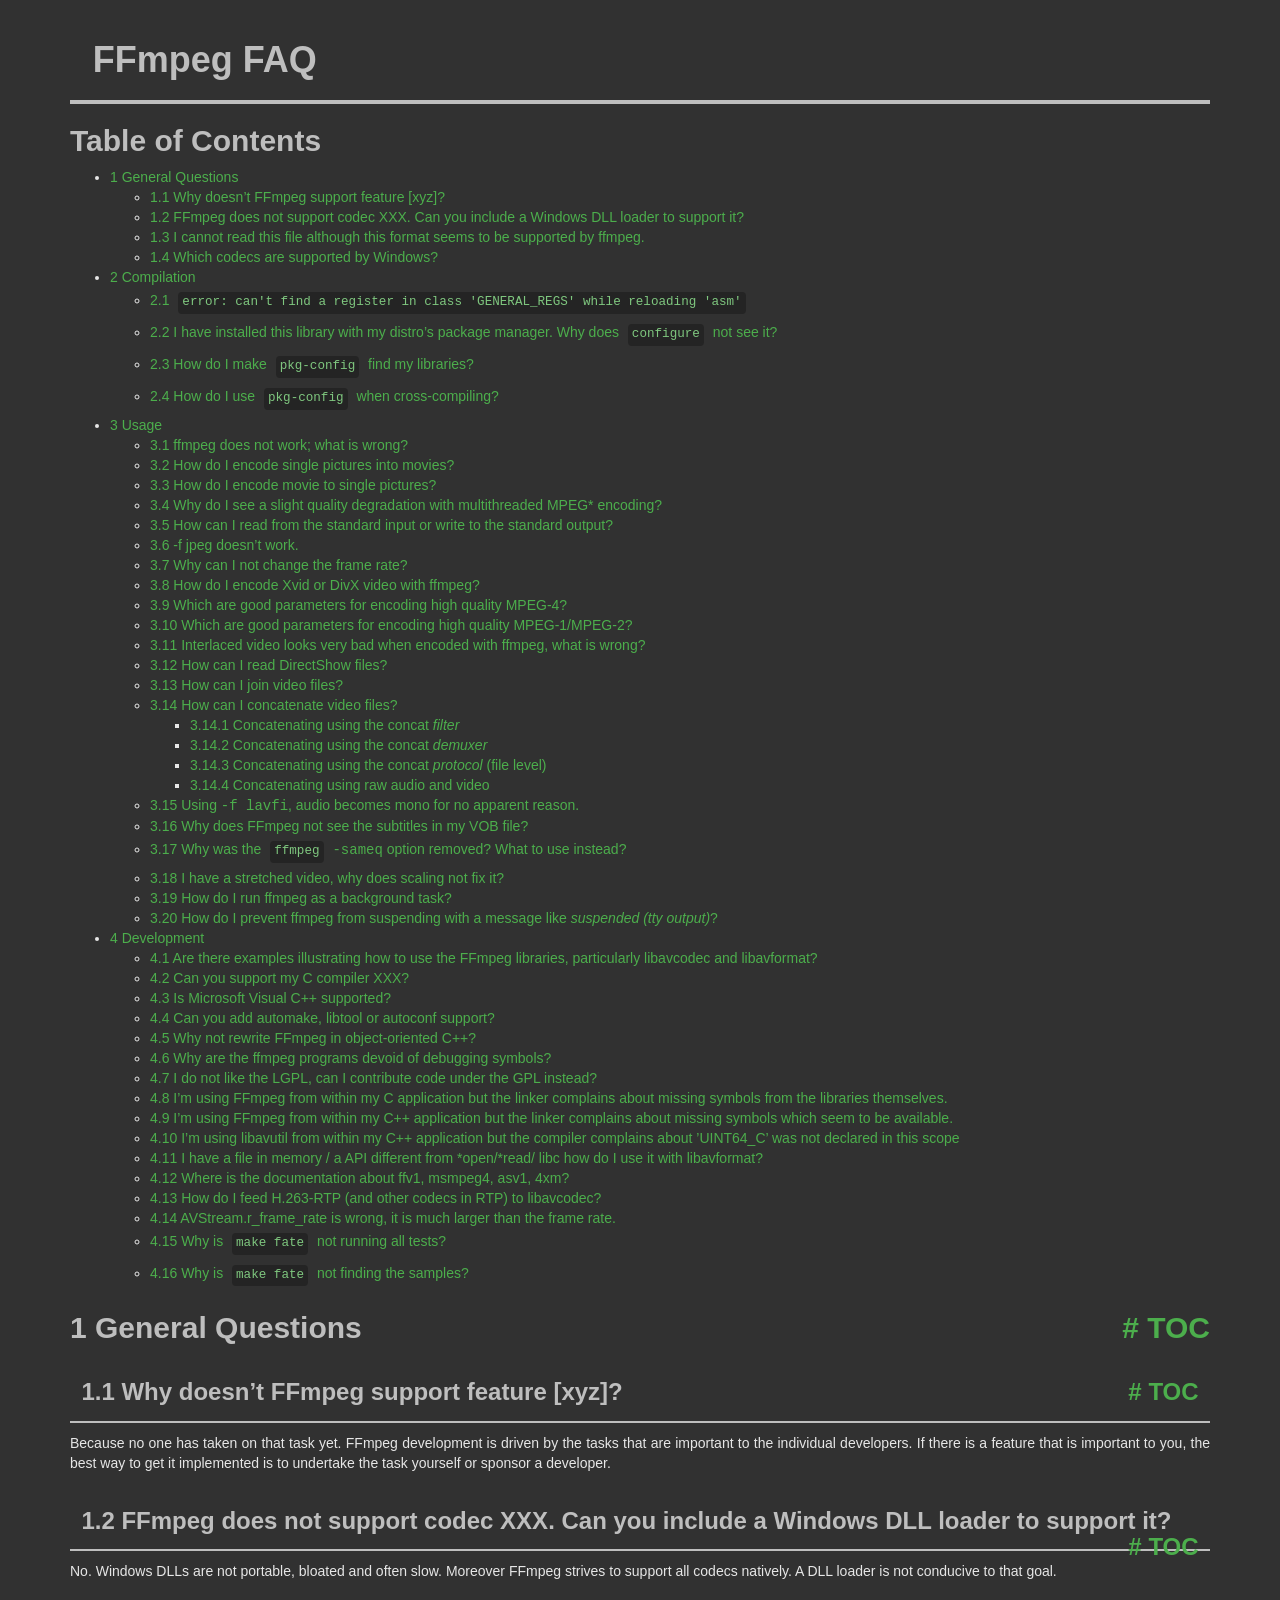
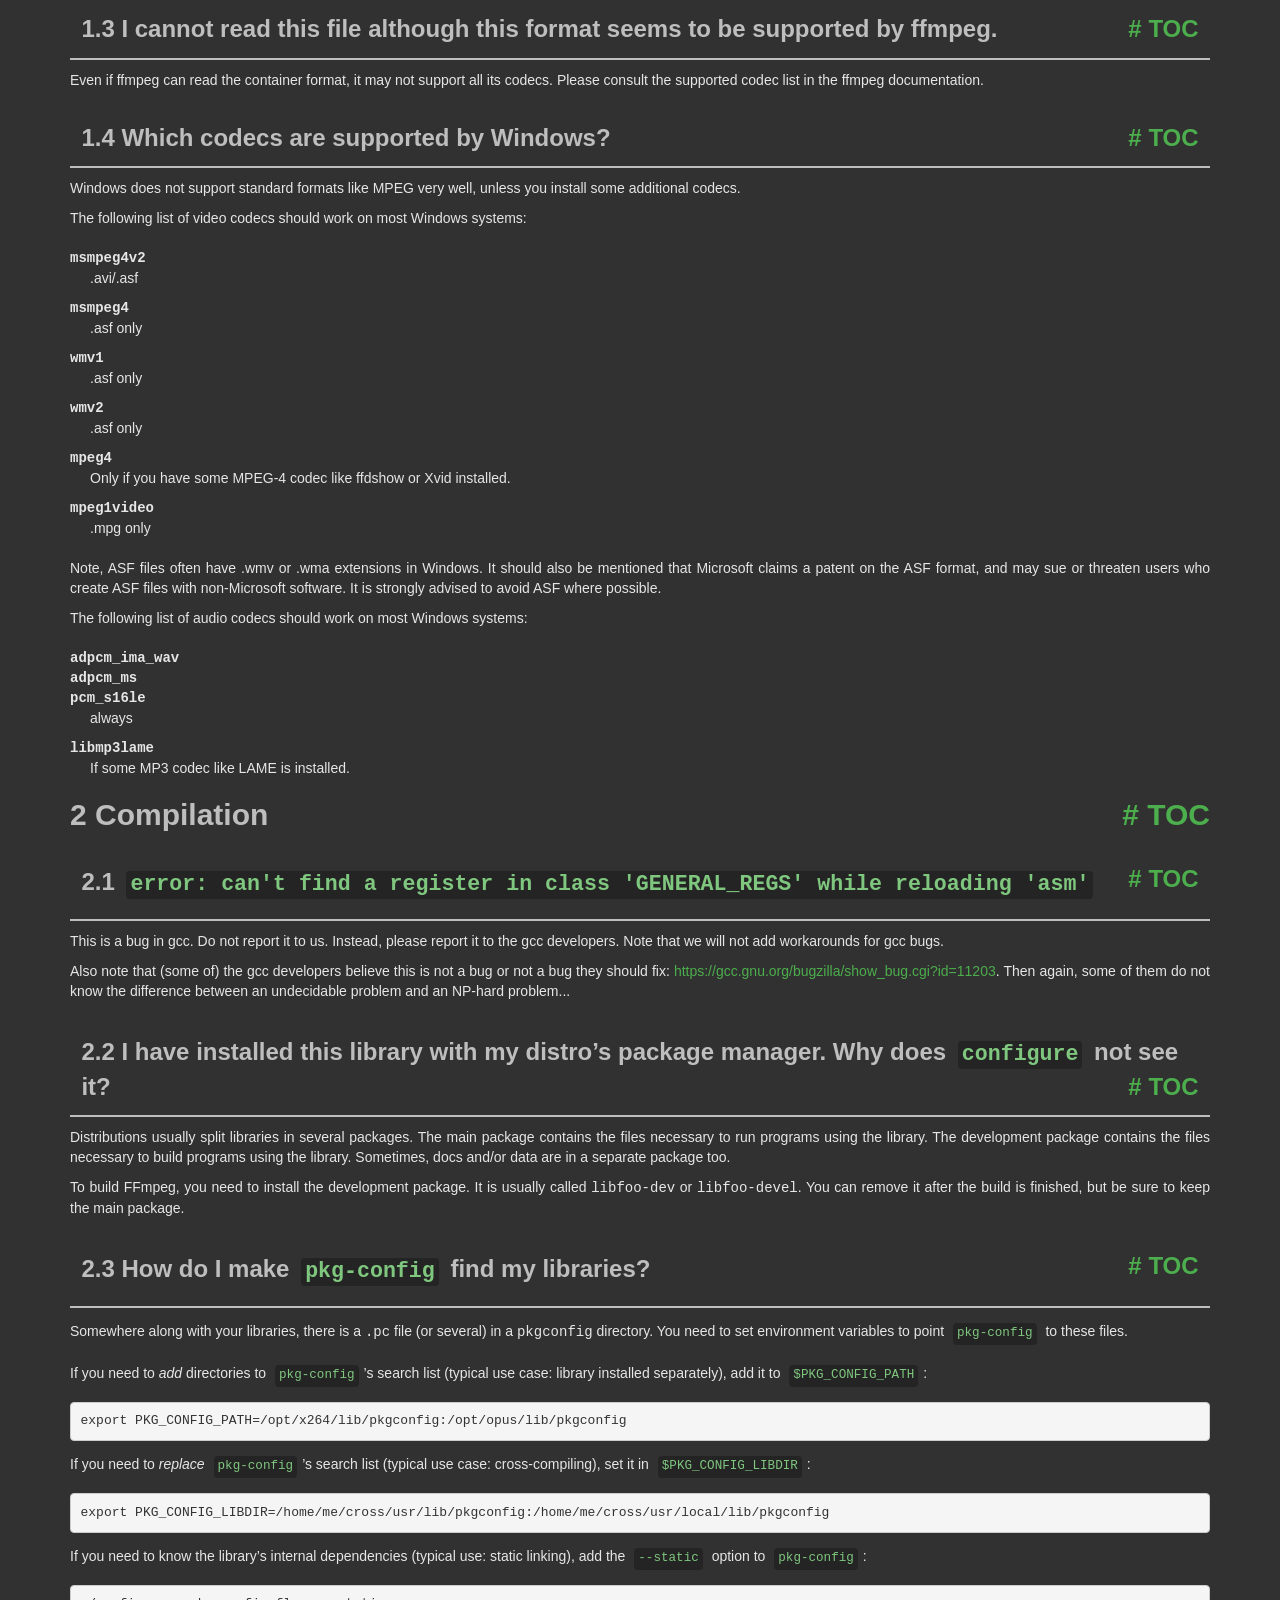
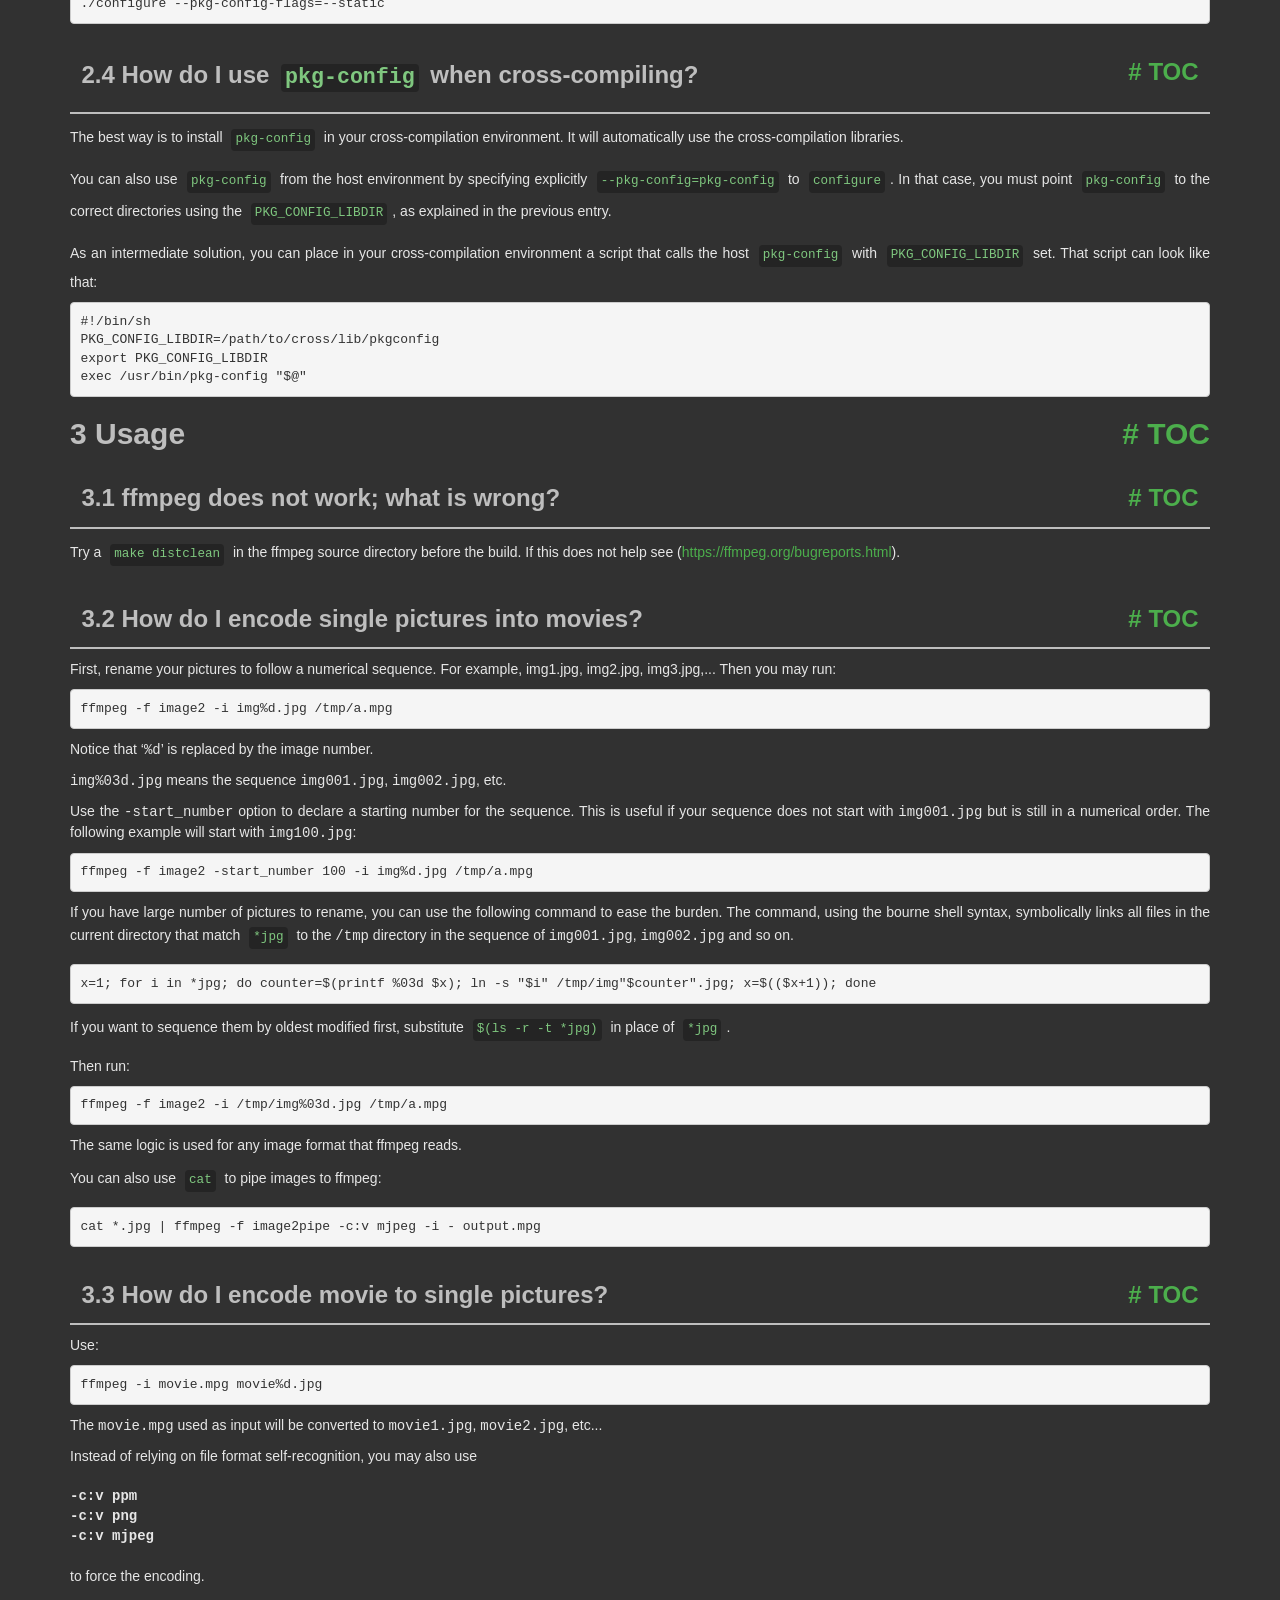
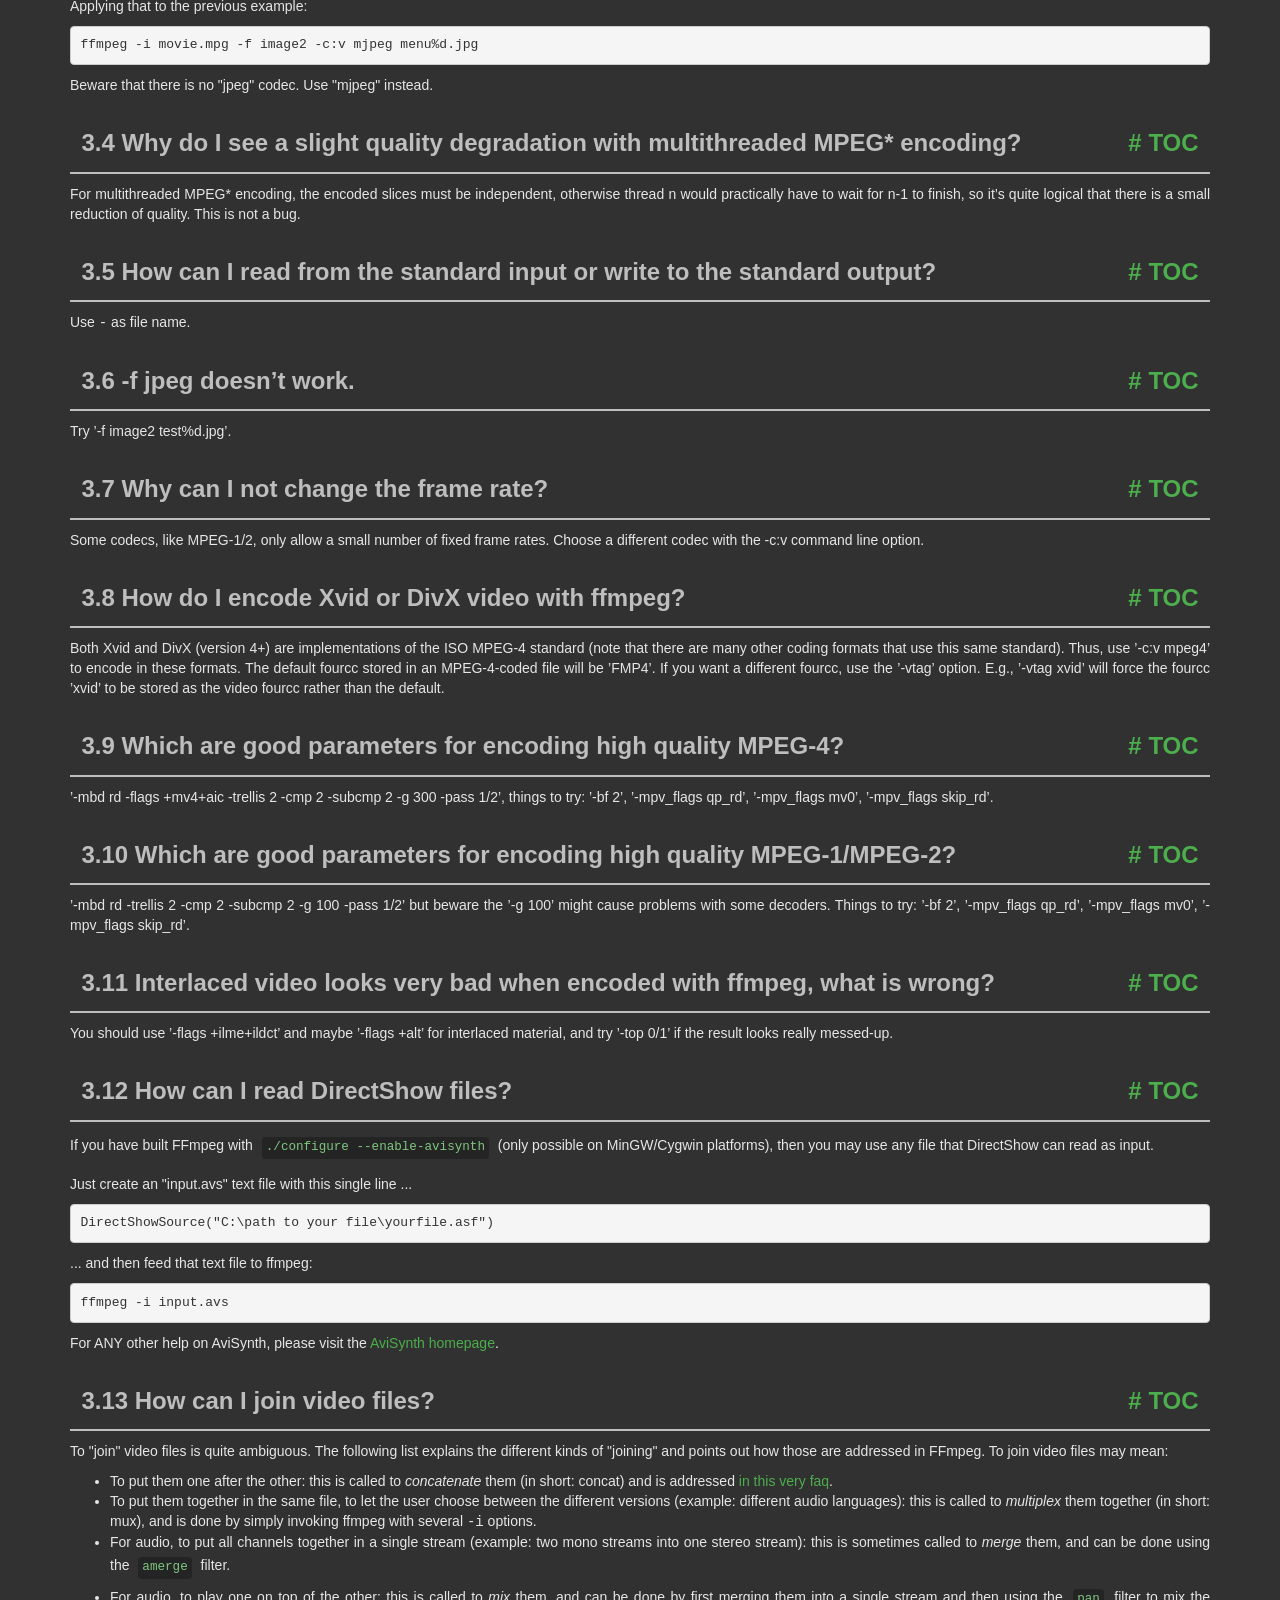
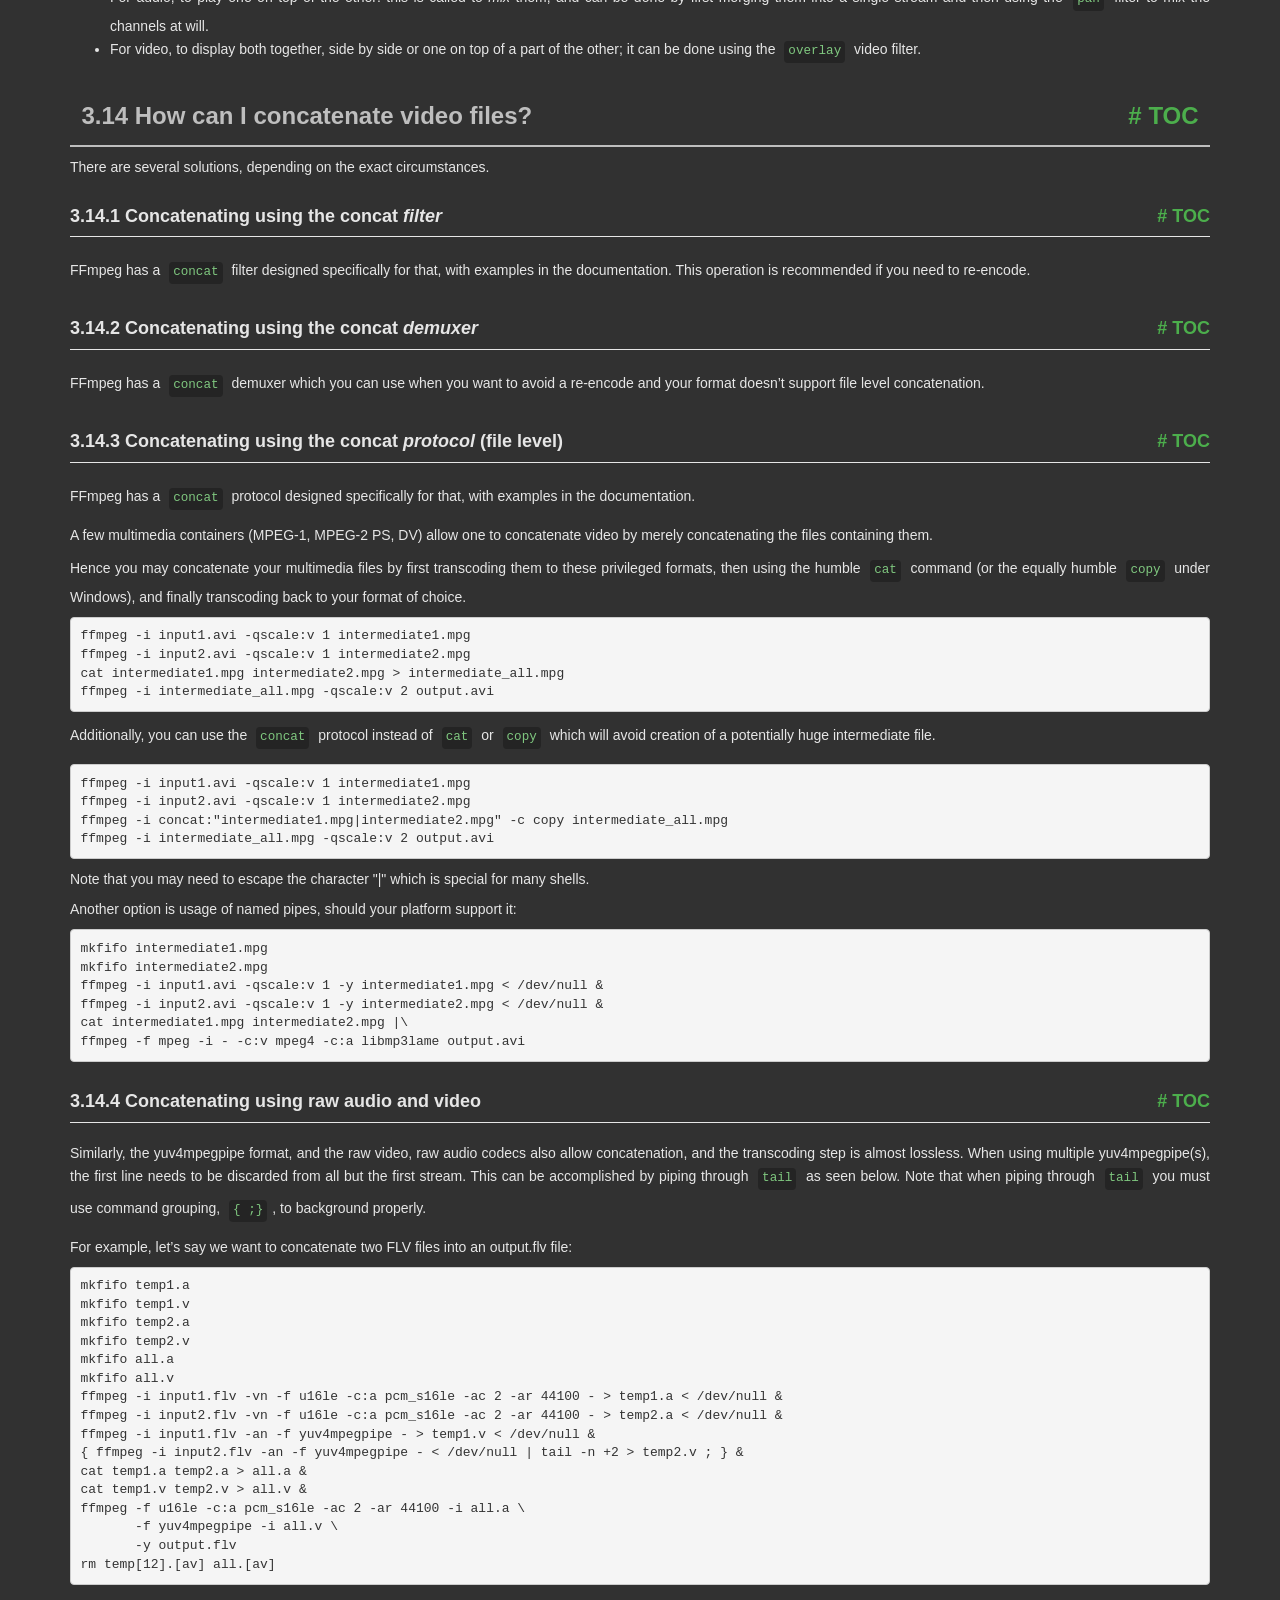
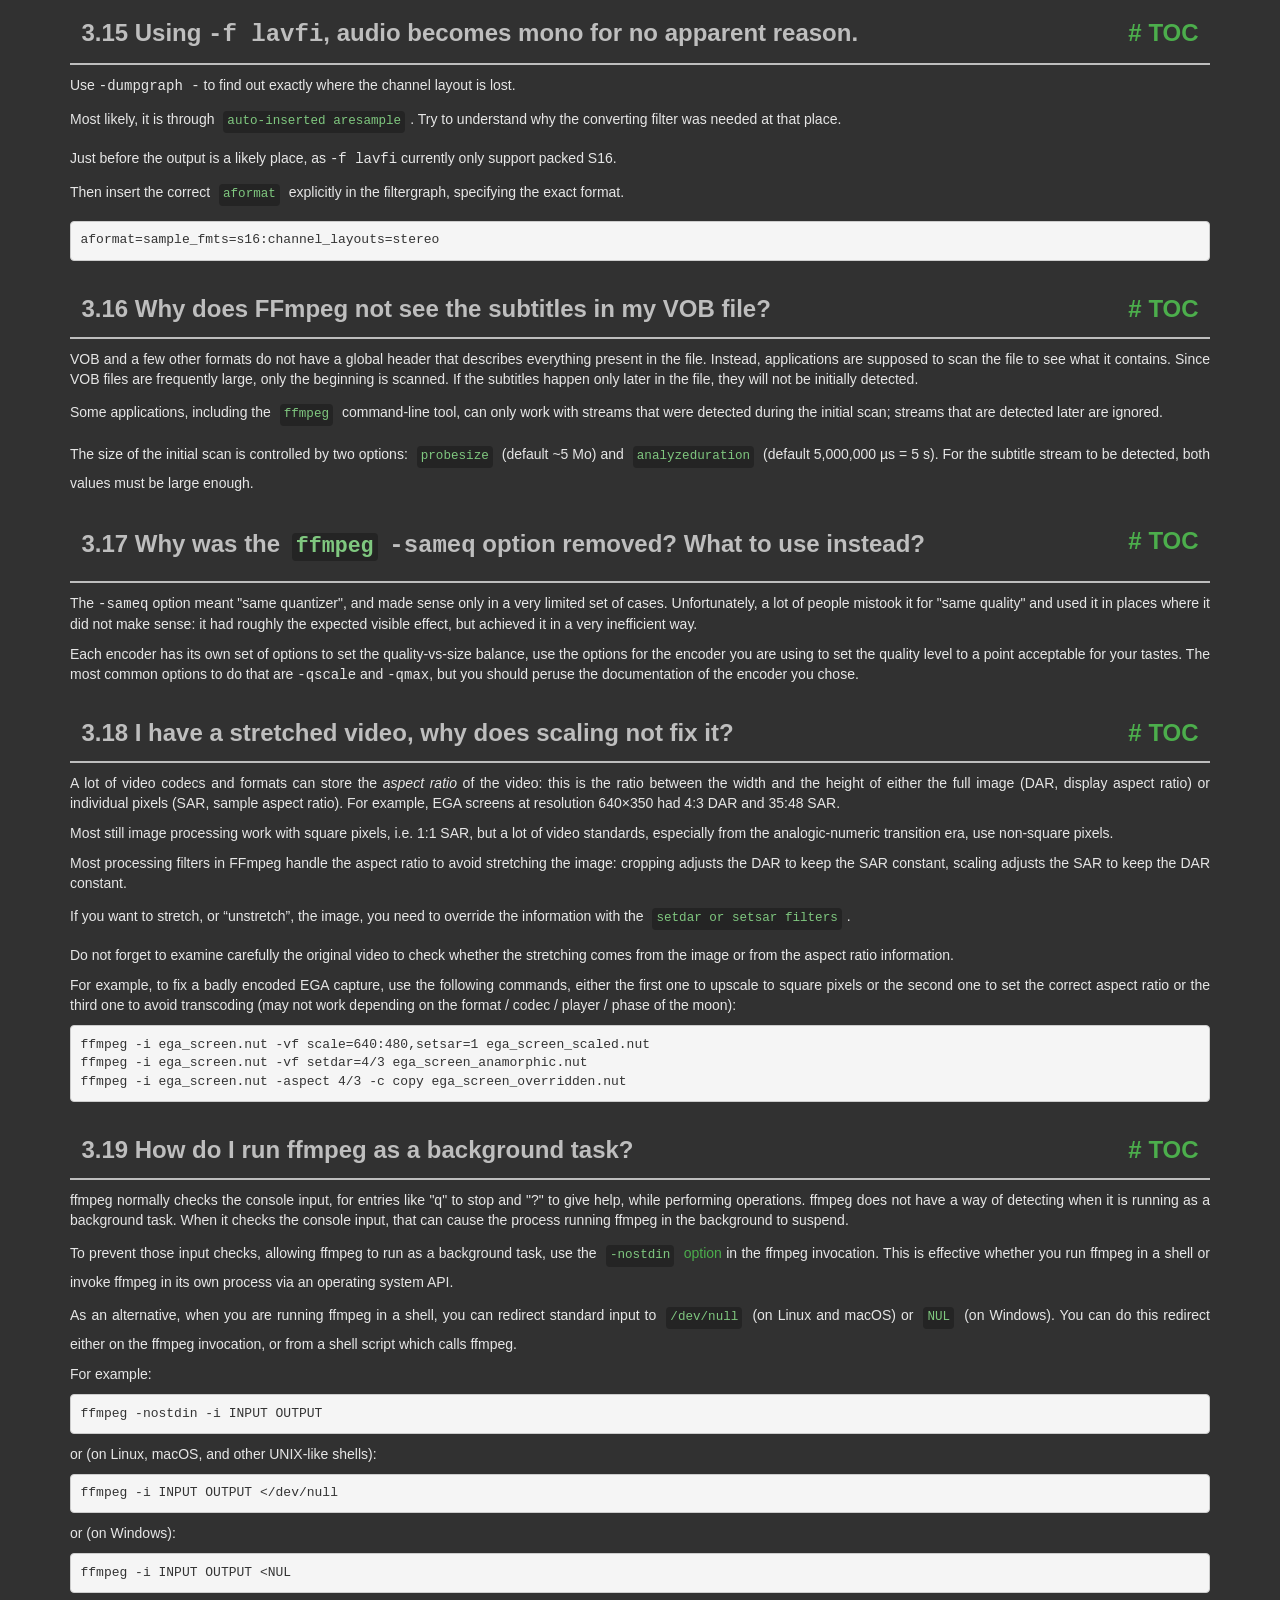
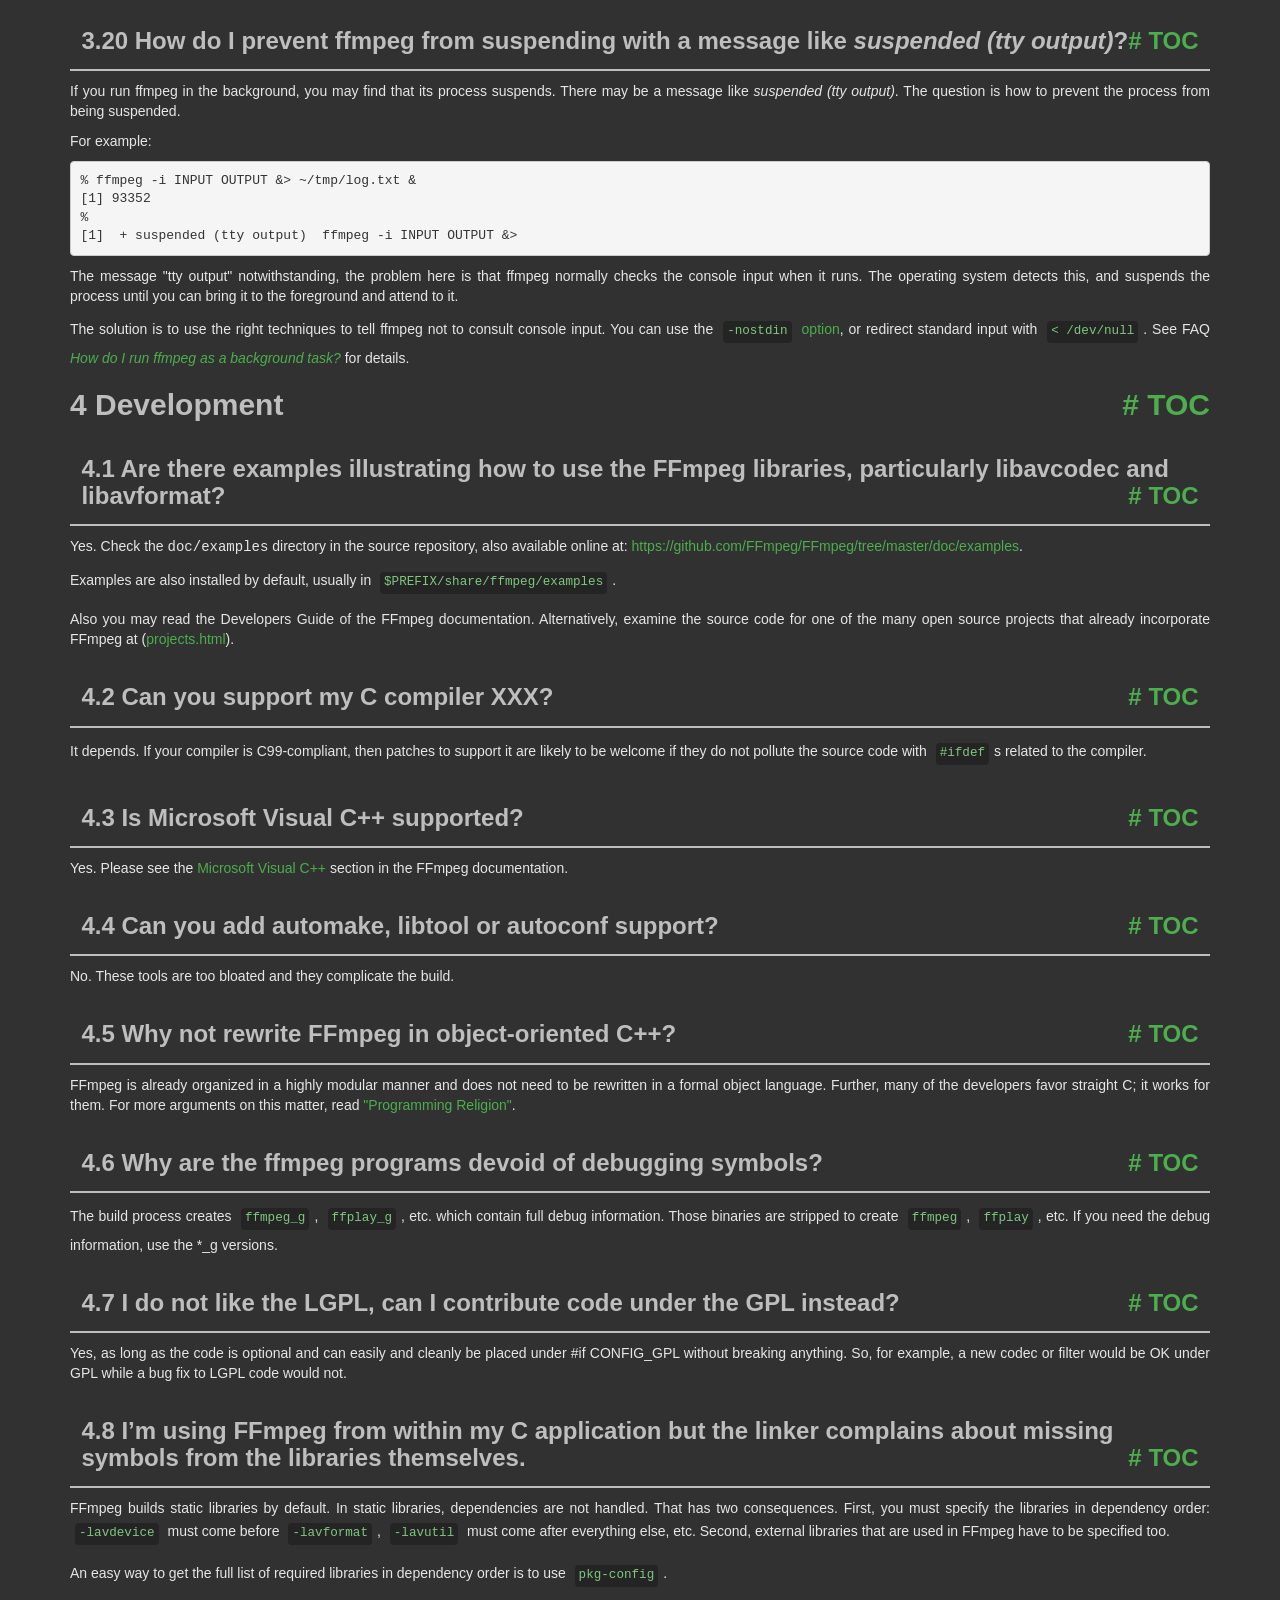
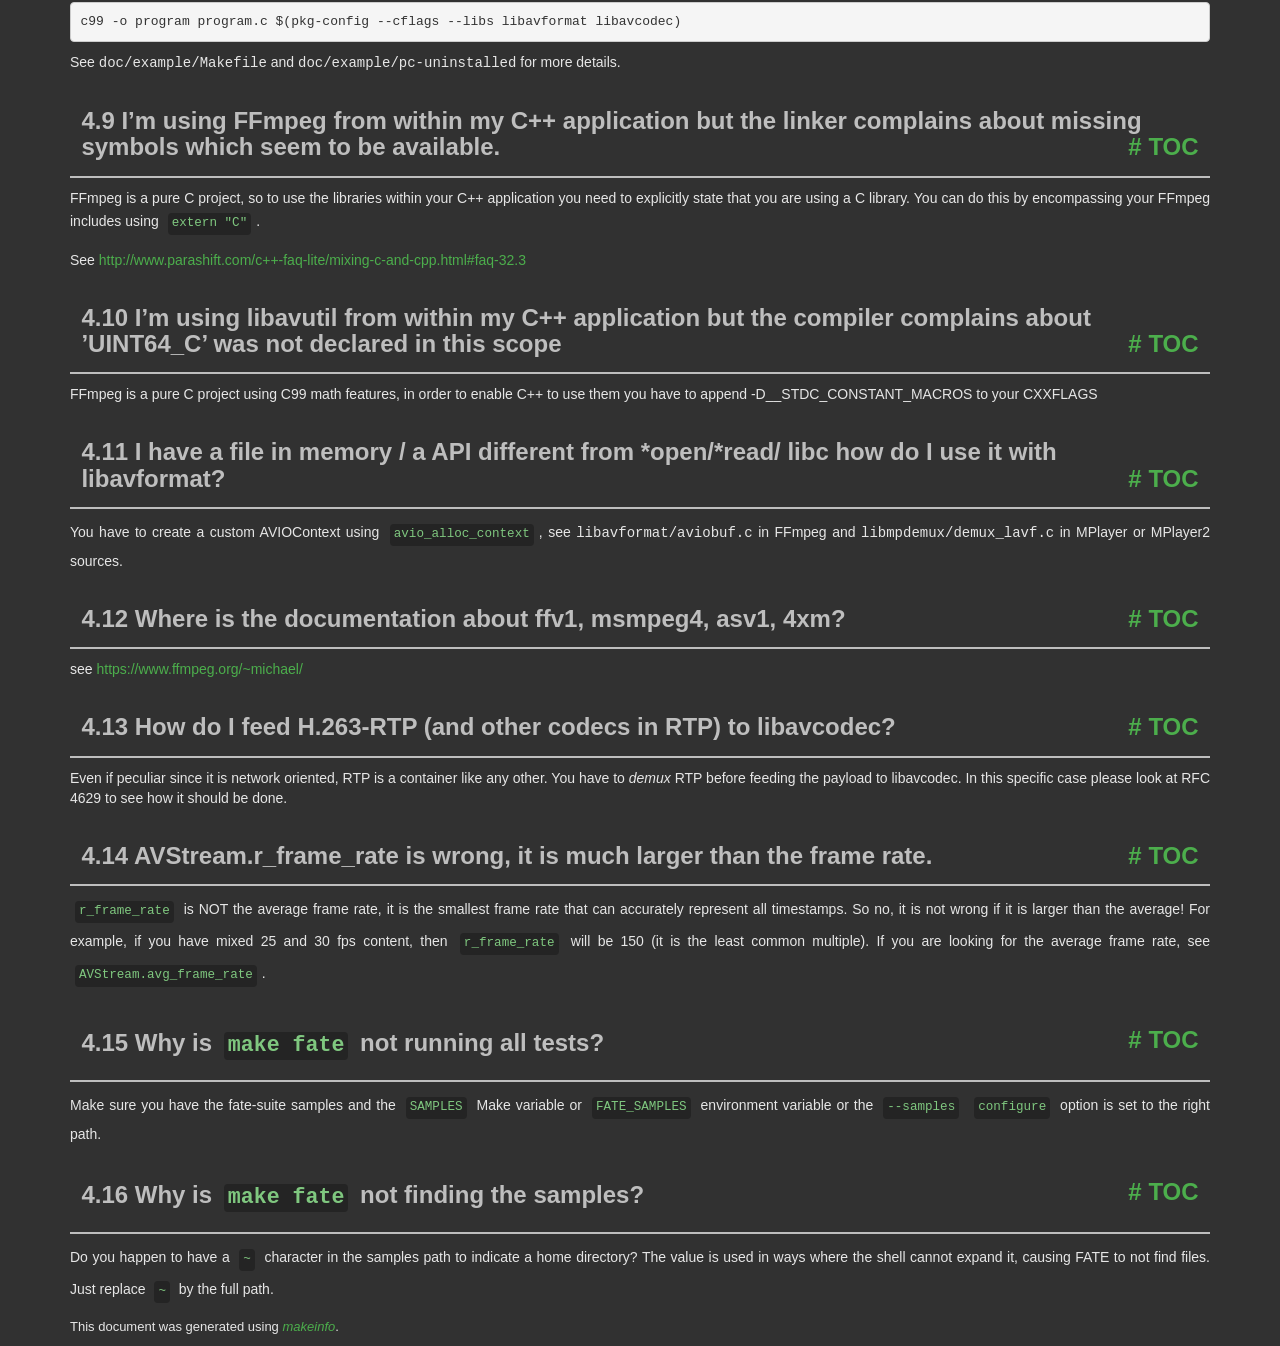
<file: ffmpeg-8.1-essentials_build/ffmpeg-8.1-essentials_build/doc/faq.html>
<!DOCTYPE html PUBLIC "-//W3C//DTD HTML 4.01 Transitional//EN" "http://www.w3.org/TR/html4/loose.dtd">
<html>
<!-- Created by GNU Texinfo 7.2, https://www.gnu.org/software/texinfo/ -->
  <head>
    <meta charset="utf-8">
    <title>
      FFmpeg FAQ
    </title>
    <meta name="viewport" content="width=device-width,initial-scale=1.0">
    <link rel="stylesheet" type="text/css" href="bootstrap.min.css">
    <link rel="stylesheet" type="text/css" href="style.min.css">
  </head>
  <body>
    <div class="container">
      <h1>
      FFmpeg FAQ
      </h1>


<a name="SEC_Top"></a>

<div class="region-contents" id="SEC_Contents">
<h2 class="contents-heading">Table of Contents</h2>

<div class="contents">

<ul class="toc-numbered-mark">
  <li><a id="toc-General-Questions" href="#General-Questions">1 General Questions</a>
  <ul class="toc-numbered-mark">
    <li><a id="toc-Why-doesn_0027t-FFmpeg-support-feature-_005bxyz_005d_003f" href="#Why-doesn_0027t-FFmpeg-support-feature-_005bxyz_005d_003f">1.1 Why doesn&rsquo;t FFmpeg support feature [xyz]?</a></li>
    <li><a id="toc-FFmpeg-does-not-support-codec-XXX_002e-Can-you-include-a-Windows-DLL-loader-to-support-it_003f" href="#FFmpeg-does-not-support-codec-XXX_002e-Can-you-include-a-Windows-DLL-loader-to-support-it_003f">1.2 FFmpeg does not support codec XXX. Can you include a Windows DLL loader to support it?</a></li>
    <li><a id="toc-I-cannot-read-this-file-although-this-format-seems-to-be-supported-by-ffmpeg_002e" href="#I-cannot-read-this-file-although-this-format-seems-to-be-supported-by-ffmpeg_002e">1.3 I cannot read this file although this format seems to be supported by ffmpeg.</a></li>
    <li><a id="toc-Which-codecs-are-supported-by-Windows_003f" href="#Which-codecs-are-supported-by-Windows_003f">1.4 Which codecs are supported by Windows?</a></li>
  </ul></li>
  <li><a id="toc-Compilation" href="#Compilation">2 Compilation</a>
  <ul class="toc-numbered-mark">
    <li><a id="toc-error_003a-can_0027t-find-a-register-in-class-_0027GENERAL_005fREGS_0027-while-reloading-_0027asm_0027" href="#error_003a-can_0027t-find-a-register-in-class-_0027GENERAL_005fREGS_0027-while-reloading-_0027asm_0027">2.1 <code class="code">error: can't find a register in class 'GENERAL_REGS' while reloading 'asm'</code></a></li>
    <li><a id="toc-I-have-installed-this-library-with-my-distro_0027s-package-manager_002e-Why-does-configure-not-see-it_003f" href="#I-have-installed-this-library-with-my-distro_0027s-package-manager_002e-Why-does-configure-not-see-it_003f">2.2 I have installed this library with my distro&rsquo;s package manager. Why does <code class="command">configure</code> not see it?</a></li>
    <li><a id="toc-How-do-I-make-pkg_002dconfig-find-my-libraries_003f" href="#How-do-I-make-pkg_002dconfig-find-my-libraries_003f">2.3 How do I make <code class="command">pkg-config</code> find my libraries?</a></li>
    <li><a id="toc-How-do-I-use-pkg_002dconfig-when-cross_002dcompiling_003f" href="#How-do-I-use-pkg_002dconfig-when-cross_002dcompiling_003f">2.4 How do I use <code class="command">pkg-config</code> when cross-compiling?</a></li>
  </ul></li>
  <li><a id="toc-Usage" href="#Usage">3 Usage</a>
  <ul class="toc-numbered-mark">
    <li><a id="toc-ffmpeg-does-not-work_003b-what-is-wrong_003f" href="#ffmpeg-does-not-work_003b-what-is-wrong_003f">3.1 ffmpeg does not work; what is wrong?</a></li>
    <li><a id="toc-How-do-I-encode-single-pictures-into-movies_003f" href="#How-do-I-encode-single-pictures-into-movies_003f">3.2 How do I encode single pictures into movies?</a></li>
    <li><a id="toc-How-do-I-encode-movie-to-single-pictures_003f" href="#How-do-I-encode-movie-to-single-pictures_003f">3.3 How do I encode movie to single pictures?</a></li>
    <li><a id="toc-Why-do-I-see-a-slight-quality-degradation-with-multithreaded-MPEG_002a-encoding_003f" href="#Why-do-I-see-a-slight-quality-degradation-with-multithreaded-MPEG_002a-encoding_003f">3.4 Why do I see a slight quality degradation with multithreaded MPEG* encoding?</a></li>
    <li><a id="toc-How-can-I-read-from-the-standard-input-or-write-to-the-standard-output_003f" href="#How-can-I-read-from-the-standard-input-or-write-to-the-standard-output_003f">3.5 How can I read from the standard input or write to the standard output?</a></li>
    <li><a id="toc-_002df-jpeg-doesn_0027t-work_002e" href="#g_t_002df-jpeg-doesn_0027t-work_002e">3.6 -f jpeg doesn&rsquo;t work.</a></li>
    <li><a id="toc-Why-can-I-not-change-the-frame-rate_003f" href="#Why-can-I-not-change-the-frame-rate_003f">3.7 Why can I not change the frame rate?</a></li>
    <li><a id="toc-How-do-I-encode-Xvid-or-DivX-video-with-ffmpeg_003f" href="#How-do-I-encode-Xvid-or-DivX-video-with-ffmpeg_003f">3.8 How do I encode Xvid or DivX video with ffmpeg?</a></li>
    <li><a id="toc-Which-are-good-parameters-for-encoding-high-quality-MPEG_002d4_003f" href="#Which-are-good-parameters-for-encoding-high-quality-MPEG_002d4_003f">3.9 Which are good parameters for encoding high quality MPEG-4?</a></li>
    <li><a id="toc-Which-are-good-parameters-for-encoding-high-quality-MPEG_002d1_002fMPEG_002d2_003f" href="#Which-are-good-parameters-for-encoding-high-quality-MPEG_002d1_002fMPEG_002d2_003f">3.10 Which are good parameters for encoding high quality MPEG-1/MPEG-2?</a></li>
    <li><a id="toc-Interlaced-video-looks-very-bad-when-encoded-with-ffmpeg_002c-what-is-wrong_003f" href="#Interlaced-video-looks-very-bad-when-encoded-with-ffmpeg_002c-what-is-wrong_003f">3.11 Interlaced video looks very bad when encoded with ffmpeg, what is wrong?</a></li>
    <li><a id="toc-How-can-I-read-DirectShow-files_003f" href="#How-can-I-read-DirectShow-files_003f">3.12 How can I read DirectShow files?</a></li>
    <li><a id="toc-How-can-I-join-video-files_003f" href="#How-can-I-join-video-files_003f">3.13 How can I join video files?</a></li>
    <li><a id="toc-How-can-I-concatenate-video-files_003f" href="#How-can-I-concatenate-video-files_003f">3.14 How can I concatenate video files?</a>
    <ul class="toc-numbered-mark">
      <li><a id="toc-Concatenating-using-the-concat-filter" href="#Concatenating-using-the-concat-filter">3.14.1 Concatenating using the concat <em class="emph">filter</em></a></li>
      <li><a id="toc-Concatenating-using-the-concat-demuxer" href="#Concatenating-using-the-concat-demuxer">3.14.2 Concatenating using the concat <em class="emph">demuxer</em></a></li>
      <li><a id="toc-Concatenating-using-the-concat-protocol-_0028file-level_0029" href="#Concatenating-using-the-concat-protocol-_0028file-level_0029">3.14.3 Concatenating using the concat <em class="emph">protocol</em> (file level)</a></li>
      <li><a id="toc-Concatenating-using-raw-audio-and-video" href="#Concatenating-using-raw-audio-and-video">3.14.4 Concatenating using raw audio and video</a></li>
    </ul></li>
    <li><a id="toc-Using-_002df-lavfi_002c-audio-becomes-mono-for-no-apparent-reason_002e" href="#Using-_002df-lavfi_002c-audio-becomes-mono-for-no-apparent-reason_002e">3.15 Using <samp class="option">-f lavfi</samp>, audio becomes mono for no apparent reason.</a></li>
    <li><a id="toc-Why-does-FFmpeg-not-see-the-subtitles-in-my-VOB-file_003f" href="#Why-does-FFmpeg-not-see-the-subtitles-in-my-VOB-file_003f">3.16 Why does FFmpeg not see the subtitles in my VOB file?</a></li>
    <li><a id="toc-Why-was-the-ffmpeg-_002dsameq-option-removed_003f-What-to-use-instead_003f" href="#Why-was-the-ffmpeg-_002dsameq-option-removed_003f-What-to-use-instead_003f">3.17 Why was the <code class="command">ffmpeg</code> <samp class="option">-sameq</samp> option removed? What to use instead?</a></li>
    <li><a id="toc-I-have-a-stretched-video_002c-why-does-scaling-not-fix-it_003f" href="#I-have-a-stretched-video_002c-why-does-scaling-not-fix-it_003f">3.18 I have a stretched video, why does scaling not fix it?</a></li>
    <li><a id="toc-How-do-I-run-ffmpeg-as-a-background-task_003f" href="#How-do-I-run-ffmpeg-as-a-background-task_003f">3.19 How do I run ffmpeg as a background task?</a></li>
    <li><a id="toc-How-do-I-prevent-ffmpeg-from-suspending-with-a-message-like-suspended-_0028tty-output_0029_003f" href="#How-do-I-prevent-ffmpeg-from-suspending-with-a-message-like-suspended-_0028tty-output_0029_003f">3.20 How do I prevent ffmpeg from suspending with a message like <em class="emph">suspended (tty output)</em>?</a></li>
  </ul></li>
  <li><a id="toc-Development" href="#Development">4 Development</a>
  <ul class="toc-numbered-mark">
    <li><a id="toc-Are-there-examples-illustrating-how-to-use-the-FFmpeg-libraries_002c-particularly-libavcodec-and-libavformat_003f" href="#Are-there-examples-illustrating-how-to-use-the-FFmpeg-libraries_002c-particularly-libavcodec-and-libavformat_003f">4.1 Are there examples illustrating how to use the FFmpeg libraries, particularly libavcodec and libavformat?</a></li>
    <li><a id="toc-Can-you-support-my-C-compiler-XXX_003f" href="#Can-you-support-my-C-compiler-XXX_003f">4.2 Can you support my C compiler XXX?</a></li>
    <li><a id="toc-Is-Microsoft-Visual-C_002b_002b-supported_003f" href="#Is-Microsoft-Visual-C_002b_002b-supported_003f">4.3 Is Microsoft Visual C++ supported?</a></li>
    <li><a id="toc-Can-you-add-automake_002c-libtool-or-autoconf-support_003f" href="#Can-you-add-automake_002c-libtool-or-autoconf-support_003f">4.4 Can you add automake, libtool or autoconf support?</a></li>
    <li><a id="toc-Why-not-rewrite-FFmpeg-in-object_002doriented-C_002b_002b_003f" href="#Why-not-rewrite-FFmpeg-in-object_002doriented-C_002b_002b_003f">4.5 Why not rewrite FFmpeg in object-oriented C++?</a></li>
    <li><a id="toc-Why-are-the-ffmpeg-programs-devoid-of-debugging-symbols_003f" href="#Why-are-the-ffmpeg-programs-devoid-of-debugging-symbols_003f">4.6 Why are the ffmpeg programs devoid of debugging symbols?</a></li>
    <li><a id="toc-I-do-not-like-the-LGPL_002c-can-I-contribute-code-under-the-GPL-instead_003f" href="#I-do-not-like-the-LGPL_002c-can-I-contribute-code-under-the-GPL-instead_003f">4.7 I do not like the LGPL, can I contribute code under the GPL instead?</a></li>
    <li><a id="toc-I_0027m-using-FFmpeg-from-within-my-C-application-but-the-linker-complains-about-missing-symbols-from-the-libraries-themselves_002e" href="#I_0027m-using-FFmpeg-from-within-my-C-application-but-the-linker-complains-about-missing-symbols-from-the-libraries-themselves_002e">4.8 I&rsquo;m using FFmpeg from within my C application but the linker complains about missing symbols from the libraries themselves.</a></li>
    <li><a id="toc-I_0027m-using-FFmpeg-from-within-my-C_002b_002b-application-but-the-linker-complains-about-missing-symbols-which-seem-to-be-available_002e" href="#I_0027m-using-FFmpeg-from-within-my-C_002b_002b-application-but-the-linker-complains-about-missing-symbols-which-seem-to-be-available_002e">4.9 I&rsquo;m using FFmpeg from within my C++ application but the linker complains about missing symbols which seem to be available.</a></li>
    <li><a id="toc-I_0027m-using-libavutil-from-within-my-C_002b_002b-application-but-the-compiler-complains-about-_0027UINT64_005fC_0027-was-not-declared-in-this-scope" href="#I_0027m-using-libavutil-from-within-my-C_002b_002b-application-but-the-compiler-complains-about-_0027UINT64_005fC_0027-was-not-declared-in-this-scope">4.10 I&rsquo;m using libavutil from within my C++ application but the compiler complains about &rsquo;UINT64_C&rsquo; was not declared in this scope</a></li>
    <li><a id="toc-I-have-a-file-in-memory-_002f-a-API-different-from-_002aopen_002f_002aread_002f-libc-how-do-I-use-it-with-libavformat_003f" href="#I-have-a-file-in-memory-_002f-a-API-different-from-_002aopen_002f_002aread_002f-libc-how-do-I-use-it-with-libavformat_003f">4.11 I have a file in memory / a API different from *open/*read/ libc how do I use it with libavformat?</a></li>
    <li><a id="toc-Where-is-the-documentation-about-ffv1_002c-msmpeg4_002c-asv1_002c-4xm_003f" href="#Where-is-the-documentation-about-ffv1_002c-msmpeg4_002c-asv1_002c-4xm_003f">4.12 Where is the documentation about ffv1, msmpeg4, asv1, 4xm?</a></li>
    <li><a id="toc-How-do-I-feed-H_002e263_002dRTP-_0028and-other-codecs-in-RTP_0029-to-libavcodec_003f" href="#How-do-I-feed-H_002e263_002dRTP-_0028and-other-codecs-in-RTP_0029-to-libavcodec_003f">4.13 How do I feed H.263-RTP (and other codecs in RTP) to libavcodec?</a></li>
    <li><a id="toc-AVStream_002er_005fframe_005frate-is-wrong_002c-it-is-much-larger-than-the-frame-rate_002e" href="#AVStream_002er_005fframe_005frate-is-wrong_002c-it-is-much-larger-than-the-frame-rate_002e">4.14 AVStream.r_frame_rate is wrong, it is much larger than the frame rate.</a></li>
    <li><a id="toc-Why-is-make-fate-not-running-all-tests_003f" href="#Why-is-make-fate-not-running-all-tests_003f">4.15 Why is <code class="code">make fate</code> not running all tests?</a></li>
    <li><a id="toc-Why-is-make-fate-not-finding-the-samples_003f" href="#Why-is-make-fate-not-finding-the-samples_003f">4.16 Why is <code class="code">make fate</code> not finding the samples?</a></li>
  </ul></li>
</ul>
</div>
</div>

<a name="General-Questions"></a>
<h2 class="chapter">1 General Questions<span class="pull-right"><a class="anchor hidden-xs" href="#General-Questions" aria-hidden="true">#</a> <a class="anchor hidden-xs"href="#toc-General-Questions" aria-hidden="true">TOC</a></span></h2>

<a name="Why-doesn_0027t-FFmpeg-support-feature-_005bxyz_005d_003f"></a>
<h3 class="section">1.1 Why doesn&rsquo;t FFmpeg support feature [xyz]?<span class="pull-right"><a class="anchor hidden-xs" href="#Why-doesn_0027t-FFmpeg-support-feature-_005bxyz_005d_003f" aria-hidden="true">#</a> <a class="anchor hidden-xs"href="#toc-Why-doesn_0027t-FFmpeg-support-feature-_005bxyz_005d_003f" aria-hidden="true">TOC</a></span></h3>

<p>Because no one has taken on that task yet. FFmpeg development is
driven by the tasks that are important to the individual developers.
If there is a feature that is important to you, the best way to get
it implemented is to undertake the task yourself or sponsor a developer.
</p>
<a name="FFmpeg-does-not-support-codec-XXX_002e-Can-you-include-a-Windows-DLL-loader-to-support-it_003f"></a>
<h3 class="section">1.2 FFmpeg does not support codec XXX. Can you include a Windows DLL loader to support it?<span class="pull-right"><a class="anchor hidden-xs" href="#FFmpeg-does-not-support-codec-XXX_002e-Can-you-include-a-Windows-DLL-loader-to-support-it_003f" aria-hidden="true">#</a> <a class="anchor hidden-xs"href="#toc-FFmpeg-does-not-support-codec-XXX_002e-Can-you-include-a-Windows-DLL-loader-to-support-it_003f" aria-hidden="true">TOC</a></span></h3>

<p>No. Windows DLLs are not portable, bloated and often slow.
Moreover FFmpeg strives to support all codecs natively.
A DLL loader is not conducive to that goal.
</p>
<a name="I-cannot-read-this-file-although-this-format-seems-to-be-supported-by-ffmpeg_002e"></a>
<h3 class="section">1.3 I cannot read this file although this format seems to be supported by ffmpeg.<span class="pull-right"><a class="anchor hidden-xs" href="#I-cannot-read-this-file-although-this-format-seems-to-be-supported-by-ffmpeg_002e" aria-hidden="true">#</a> <a class="anchor hidden-xs"href="#toc-I-cannot-read-this-file-although-this-format-seems-to-be-supported-by-ffmpeg_002e" aria-hidden="true">TOC</a></span></h3>

<p>Even if ffmpeg can read the container format, it may not support all its
codecs. Please consult the supported codec list in the ffmpeg
documentation.
</p>
<a name="Which-codecs-are-supported-by-Windows_003f"></a>
<h3 class="section">1.4 Which codecs are supported by Windows?<span class="pull-right"><a class="anchor hidden-xs" href="#Which-codecs-are-supported-by-Windows_003f" aria-hidden="true">#</a> <a class="anchor hidden-xs"href="#toc-Which-codecs-are-supported-by-Windows_003f" aria-hidden="true">TOC</a></span></h3>

<p>Windows does not support standard formats like MPEG very well, unless you
install some additional codecs.
</p>
<p>The following list of video codecs should work on most Windows systems:
</p><dl class="table">
<dt><samp class="option">msmpeg4v2</samp></dt>
<dd><p>.avi/.asf
</p></dd>
<dt><samp class="option">msmpeg4</samp></dt>
<dd><p>.asf only
</p></dd>
<dt><samp class="option">wmv1</samp></dt>
<dd><p>.asf only
</p></dd>
<dt><samp class="option">wmv2</samp></dt>
<dd><p>.asf only
</p></dd>
<dt><samp class="option">mpeg4</samp></dt>
<dd><p>Only if you have some MPEG-4 codec like ffdshow or Xvid installed.
</p></dd>
<dt><samp class="option">mpeg1video</samp></dt>
<dd><p>.mpg only
</p></dd>
</dl>
<p>Note, ASF files often have .wmv or .wma extensions in Windows. It should also
be mentioned that Microsoft claims a patent on the ASF format, and may sue
or threaten users who create ASF files with non-Microsoft software. It is
strongly advised to avoid ASF where possible.
</p>
<p>The following list of audio codecs should work on most Windows systems:
</p><dl class="table">
<dt><samp class="option">adpcm_ima_wav</samp></dt>
<dt><samp class="option">adpcm_ms</samp></dt>
<dt><samp class="option">pcm_s16le</samp></dt>
<dd><p>always
</p></dd>
<dt><samp class="option">libmp3lame</samp></dt>
<dd><p>If some MP3 codec like LAME is installed.
</p></dd>
</dl>


<a name="Compilation"></a>
<h2 class="chapter">2 Compilation<span class="pull-right"><a class="anchor hidden-xs" href="#Compilation" aria-hidden="true">#</a> <a class="anchor hidden-xs"href="#toc-Compilation" aria-hidden="true">TOC</a></span></h2>

<a name="error_003a-can_0027t-find-a-register-in-class-_0027GENERAL_005fREGS_0027-while-reloading-_0027asm_0027"></a>
<h3 class="section">2.1 <code class="code">error: can't find a register in class 'GENERAL_REGS' while reloading 'asm'</code><span class="pull-right"><a class="anchor hidden-xs" href="#error_003a-can_0027t-find-a-register-in-class-_0027GENERAL_005fREGS_0027-while-reloading-_0027asm_0027" aria-hidden="true">#</a> <a class="anchor hidden-xs"href="#toc-error_003a-can_0027t-find-a-register-in-class-_0027GENERAL_005fREGS_0027-while-reloading-_0027asm_0027" aria-hidden="true">TOC</a></span></h3>

<p>This is a bug in gcc. Do not report it to us. Instead, please report it to
the gcc developers. Note that we will not add workarounds for gcc bugs.
</p>
<p>Also note that (some of) the gcc developers believe this is not a bug or
not a bug they should fix:
<a class="url" href="https://gcc.gnu.org/bugzilla/show_bug.cgi?id=11203">https://gcc.gnu.org/bugzilla/show_bug.cgi?id=11203</a>.
Then again, some of them do not know the difference between an undecidable
problem and an NP-hard problem...
</p>
<a name="I-have-installed-this-library-with-my-distro_0027s-package-manager_002e-Why-does-configure-not-see-it_003f"></a>
<h3 class="section">2.2 I have installed this library with my distro&rsquo;s package manager. Why does <code class="command">configure</code> not see it?<span class="pull-right"><a class="anchor hidden-xs" href="#I-have-installed-this-library-with-my-distro_0027s-package-manager_002e-Why-does-configure-not-see-it_003f" aria-hidden="true">#</a> <a class="anchor hidden-xs"href="#toc-I-have-installed-this-library-with-my-distro_0027s-package-manager_002e-Why-does-configure-not-see-it_003f" aria-hidden="true">TOC</a></span></h3>

<p>Distributions usually split libraries in several packages. The main package
contains the files necessary to run programs using the library. The
development package contains the files necessary to build programs using the
library. Sometimes, docs and/or data are in a separate package too.
</p>
<p>To build FFmpeg, you need to install the development package. It is usually
called <samp class="file">libfoo-dev</samp> or <samp class="file">libfoo-devel</samp>. You can remove it after the
build is finished, but be sure to keep the main package.
</p>
<a name="How-do-I-make-pkg_002dconfig-find-my-libraries_003f"></a>
<h3 class="section">2.3 How do I make <code class="command">pkg-config</code> find my libraries?<span class="pull-right"><a class="anchor hidden-xs" href="#How-do-I-make-pkg_002dconfig-find-my-libraries_003f" aria-hidden="true">#</a> <a class="anchor hidden-xs"href="#toc-How-do-I-make-pkg_002dconfig-find-my-libraries_003f" aria-hidden="true">TOC</a></span></h3>

<p>Somewhere along with your libraries, there is a <samp class="file">.pc</samp> file (or several)
in a <samp class="file">pkgconfig</samp> directory. You need to set environment variables to
point <code class="command">pkg-config</code> to these files.
</p>
<p>If you need to <em class="emph">add</em> directories to <code class="command">pkg-config</code>&rsquo;s search list
(typical use case: library installed separately), add it to
<code class="code">$PKG_CONFIG_PATH</code>:
</p>
<div class="example">
<pre class="example-preformatted">export PKG_CONFIG_PATH=/opt/x264/lib/pkgconfig:/opt/opus/lib/pkgconfig
</pre></div>

<p>If you need to <em class="emph">replace</em> <code class="command">pkg-config</code>&rsquo;s search list
(typical use case: cross-compiling), set it in
<code class="code">$PKG_CONFIG_LIBDIR</code>:
</p>
<div class="example">
<pre class="example-preformatted">export PKG_CONFIG_LIBDIR=/home/me/cross/usr/lib/pkgconfig:/home/me/cross/usr/local/lib/pkgconfig
</pre></div>

<p>If you need to know the library&rsquo;s internal dependencies (typical use: static
linking), add the <code class="code">--static</code> option to <code class="command">pkg-config</code>:
</p>
<div class="example">
<pre class="example-preformatted">./configure --pkg-config-flags=--static
</pre></div>

<a name="How-do-I-use-pkg_002dconfig-when-cross_002dcompiling_003f"></a>
<h3 class="section">2.4 How do I use <code class="command">pkg-config</code> when cross-compiling?<span class="pull-right"><a class="anchor hidden-xs" href="#How-do-I-use-pkg_002dconfig-when-cross_002dcompiling_003f" aria-hidden="true">#</a> <a class="anchor hidden-xs"href="#toc-How-do-I-use-pkg_002dconfig-when-cross_002dcompiling_003f" aria-hidden="true">TOC</a></span></h3>

<p>The best way is to install <code class="command">pkg-config</code> in your cross-compilation
environment. It will automatically use the cross-compilation libraries.
</p>
<p>You can also use <code class="command">pkg-config</code> from the host environment by
specifying explicitly <code class="code">--pkg-config=pkg-config</code> to <code class="command">configure</code>.
In that case, you must point <code class="command">pkg-config</code> to the correct directories
using the <code class="code">PKG_CONFIG_LIBDIR</code>, as explained in the previous entry.
</p>
<p>As an intermediate solution, you can place in your cross-compilation
environment a script that calls the host <code class="command">pkg-config</code> with
<code class="code">PKG_CONFIG_LIBDIR</code> set. That script can look like that:
</p>
<div class="example">
<pre class="example-preformatted">#!/bin/sh
PKG_CONFIG_LIBDIR=/path/to/cross/lib/pkgconfig
export PKG_CONFIG_LIBDIR
exec /usr/bin/pkg-config &quot;$@&quot;
</pre></div>

<a name="Usage"></a>
<h2 class="chapter">3 Usage<span class="pull-right"><a class="anchor hidden-xs" href="#Usage" aria-hidden="true">#</a> <a class="anchor hidden-xs"href="#toc-Usage" aria-hidden="true">TOC</a></span></h2>

<a name="ffmpeg-does-not-work_003b-what-is-wrong_003f"></a>
<h3 class="section">3.1 ffmpeg does not work; what is wrong?<span class="pull-right"><a class="anchor hidden-xs" href="#ffmpeg-does-not-work_003b-what-is-wrong_003f" aria-hidden="true">#</a> <a class="anchor hidden-xs"href="#toc-ffmpeg-does-not-work_003b-what-is-wrong_003f" aria-hidden="true">TOC</a></span></h3>

<p>Try a <code class="code">make distclean</code> in the ffmpeg source directory before the build.
If this does not help see
(<a class="url" href="https://ffmpeg.org/bugreports.html">https://ffmpeg.org/bugreports.html</a>).
</p>
<a name="How-do-I-encode-single-pictures-into-movies_003f"></a>
<h3 class="section">3.2 How do I encode single pictures into movies?<span class="pull-right"><a class="anchor hidden-xs" href="#How-do-I-encode-single-pictures-into-movies_003f" aria-hidden="true">#</a> <a class="anchor hidden-xs"href="#toc-How-do-I-encode-single-pictures-into-movies_003f" aria-hidden="true">TOC</a></span></h3>

<p>First, rename your pictures to follow a numerical sequence.
For example, img1.jpg, img2.jpg, img3.jpg,...
Then you may run:
</p>
<div class="example">
<pre class="example-preformatted">ffmpeg -f image2 -i img%d.jpg /tmp/a.mpg
</pre></div>

<p>Notice that &lsquo;<samp class="samp">%d</samp>&rsquo; is replaced by the image number.
</p>
<p><samp class="file">img%03d.jpg</samp> means the sequence <samp class="file">img001.jpg</samp>, <samp class="file">img002.jpg</samp>, etc.
</p>
<p>Use the <samp class="option">-start_number</samp> option to declare a starting number for
the sequence. This is useful if your sequence does not start with
<samp class="file">img001.jpg</samp> but is still in a numerical order. The following
example will start with <samp class="file">img100.jpg</samp>:
</p>
<div class="example">
<pre class="example-preformatted">ffmpeg -f image2 -start_number 100 -i img%d.jpg /tmp/a.mpg
</pre></div>

<p>If you have large number of pictures to rename, you can use the
following command to ease the burden. The command, using the bourne
shell syntax, symbolically links all files in the current directory
that match <code class="code">*jpg</code> to the <samp class="file">/tmp</samp> directory in the sequence of
<samp class="file">img001.jpg</samp>, <samp class="file">img002.jpg</samp> and so on.
</p>
<div class="example">
<pre class="example-preformatted">x=1; for i in *jpg; do counter=$(printf %03d $x); ln -s &quot;$i&quot; /tmp/img&quot;$counter&quot;.jpg; x=$(($x+1)); done
</pre></div>

<p>If you want to sequence them by oldest modified first, substitute
<code class="code">$(ls -r -t *jpg)</code> in place of <code class="code">*jpg</code>.
</p>
<p>Then run:
</p>
<div class="example">
<pre class="example-preformatted">ffmpeg -f image2 -i /tmp/img%03d.jpg /tmp/a.mpg
</pre></div>

<p>The same logic is used for any image format that ffmpeg reads.
</p>
<p>You can also use <code class="command">cat</code> to pipe images to ffmpeg:
</p>
<div class="example">
<pre class="example-preformatted">cat *.jpg | ffmpeg -f image2pipe -c:v mjpeg -i - output.mpg
</pre></div>

<a name="How-do-I-encode-movie-to-single-pictures_003f"></a>
<h3 class="section">3.3 How do I encode movie to single pictures?<span class="pull-right"><a class="anchor hidden-xs" href="#How-do-I-encode-movie-to-single-pictures_003f" aria-hidden="true">#</a> <a class="anchor hidden-xs"href="#toc-How-do-I-encode-movie-to-single-pictures_003f" aria-hidden="true">TOC</a></span></h3>

<p>Use:
</p>
<div class="example">
<pre class="example-preformatted">ffmpeg -i movie.mpg movie%d.jpg
</pre></div>

<p>The <samp class="file">movie.mpg</samp> used as input will be converted to
<samp class="file">movie1.jpg</samp>, <samp class="file">movie2.jpg</samp>, etc...
</p>
<p>Instead of relying on file format self-recognition, you may also use
</p><dl class="table">
<dt><samp class="option">-c:v ppm</samp></dt>
<dt><samp class="option">-c:v png</samp></dt>
<dt><samp class="option">-c:v mjpeg</samp></dt>
</dl>
<p>to force the encoding.
</p>
<p>Applying that to the previous example:
</p><div class="example">
<pre class="example-preformatted">ffmpeg -i movie.mpg -f image2 -c:v mjpeg menu%d.jpg
</pre></div>

<p>Beware that there is no &quot;jpeg&quot; codec. Use &quot;mjpeg&quot; instead.
</p>
<a name="Why-do-I-see-a-slight-quality-degradation-with-multithreaded-MPEG_002a-encoding_003f"></a>
<h3 class="section">3.4 Why do I see a slight quality degradation with multithreaded MPEG* encoding?<span class="pull-right"><a class="anchor hidden-xs" href="#Why-do-I-see-a-slight-quality-degradation-with-multithreaded-MPEG_002a-encoding_003f" aria-hidden="true">#</a> <a class="anchor hidden-xs"href="#toc-Why-do-I-see-a-slight-quality-degradation-with-multithreaded-MPEG_002a-encoding_003f" aria-hidden="true">TOC</a></span></h3>

<p>For multithreaded MPEG* encoding, the encoded slices must be independent,
otherwise thread n would practically have to wait for n-1 to finish, so it&rsquo;s
quite logical that there is a small reduction of quality. This is not a bug.
</p>
<a name="How-can-I-read-from-the-standard-input-or-write-to-the-standard-output_003f"></a>
<h3 class="section">3.5 How can I read from the standard input or write to the standard output?<span class="pull-right"><a class="anchor hidden-xs" href="#How-can-I-read-from-the-standard-input-or-write-to-the-standard-output_003f" aria-hidden="true">#</a> <a class="anchor hidden-xs"href="#toc-How-can-I-read-from-the-standard-input-or-write-to-the-standard-output_003f" aria-hidden="true">TOC</a></span></h3>

<p>Use <samp class="file">-</samp> as file name.
</p>
<a name="g_t_002df-jpeg-doesn_0027t-work_002e"></a>
<h3 class="section">3.6 -f jpeg doesn&rsquo;t work.<span class="pull-right"><a class="anchor hidden-xs" href="#_002df-jpeg-doesn_0027t-work_002e" aria-hidden="true">#</a> <a class="anchor hidden-xs"href="#toc-_002df-jpeg-doesn_0027t-work_002e" aria-hidden="true">TOC</a></span></h3>

<p>Try &rsquo;-f image2 test%d.jpg&rsquo;.
</p>
<a name="Why-can-I-not-change-the-frame-rate_003f"></a>
<h3 class="section">3.7 Why can I not change the frame rate?<span class="pull-right"><a class="anchor hidden-xs" href="#Why-can-I-not-change-the-frame-rate_003f" aria-hidden="true">#</a> <a class="anchor hidden-xs"href="#toc-Why-can-I-not-change-the-frame-rate_003f" aria-hidden="true">TOC</a></span></h3>

<p>Some codecs, like MPEG-1/2, only allow a small number of fixed frame rates.
Choose a different codec with the -c:v command line option.
</p>
<a name="How-do-I-encode-Xvid-or-DivX-video-with-ffmpeg_003f"></a>
<h3 class="section">3.8 How do I encode Xvid or DivX video with ffmpeg?<span class="pull-right"><a class="anchor hidden-xs" href="#How-do-I-encode-Xvid-or-DivX-video-with-ffmpeg_003f" aria-hidden="true">#</a> <a class="anchor hidden-xs"href="#toc-How-do-I-encode-Xvid-or-DivX-video-with-ffmpeg_003f" aria-hidden="true">TOC</a></span></h3>

<p>Both Xvid and DivX (version 4+) are implementations of the ISO MPEG-4
standard (note that there are many other coding formats that use this
same standard). Thus, use &rsquo;-c:v mpeg4&rsquo; to encode in these formats. The
default fourcc stored in an MPEG-4-coded file will be &rsquo;FMP4&rsquo;. If you want
a different fourcc, use the &rsquo;-vtag&rsquo; option. E.g., &rsquo;-vtag xvid&rsquo; will
force the fourcc &rsquo;xvid&rsquo; to be stored as the video fourcc rather than the
default.
</p>
<a name="Which-are-good-parameters-for-encoding-high-quality-MPEG_002d4_003f"></a>
<h3 class="section">3.9 Which are good parameters for encoding high quality MPEG-4?<span class="pull-right"><a class="anchor hidden-xs" href="#Which-are-good-parameters-for-encoding-high-quality-MPEG_002d4_003f" aria-hidden="true">#</a> <a class="anchor hidden-xs"href="#toc-Which-are-good-parameters-for-encoding-high-quality-MPEG_002d4_003f" aria-hidden="true">TOC</a></span></h3>

<p>&rsquo;-mbd rd -flags +mv4+aic -trellis 2 -cmp 2 -subcmp 2 -g 300 -pass 1/2&rsquo;,
things to try: &rsquo;-bf 2&rsquo;, &rsquo;-mpv_flags qp_rd&rsquo;, &rsquo;-mpv_flags mv0&rsquo;, &rsquo;-mpv_flags skip_rd&rsquo;.
</p>
<a name="Which-are-good-parameters-for-encoding-high-quality-MPEG_002d1_002fMPEG_002d2_003f"></a>
<h3 class="section">3.10 Which are good parameters for encoding high quality MPEG-1/MPEG-2?<span class="pull-right"><a class="anchor hidden-xs" href="#Which-are-good-parameters-for-encoding-high-quality-MPEG_002d1_002fMPEG_002d2_003f" aria-hidden="true">#</a> <a class="anchor hidden-xs"href="#toc-Which-are-good-parameters-for-encoding-high-quality-MPEG_002d1_002fMPEG_002d2_003f" aria-hidden="true">TOC</a></span></h3>

<p>&rsquo;-mbd rd -trellis 2 -cmp 2 -subcmp 2 -g 100 -pass 1/2&rsquo;
but beware the &rsquo;-g 100&rsquo; might cause problems with some decoders.
Things to try: &rsquo;-bf 2&rsquo;, &rsquo;-mpv_flags qp_rd&rsquo;, &rsquo;-mpv_flags mv0&rsquo;, &rsquo;-mpv_flags skip_rd&rsquo;.
</p>
<a name="Interlaced-video-looks-very-bad-when-encoded-with-ffmpeg_002c-what-is-wrong_003f"></a>
<h3 class="section">3.11 Interlaced video looks very bad when encoded with ffmpeg, what is wrong?<span class="pull-right"><a class="anchor hidden-xs" href="#Interlaced-video-looks-very-bad-when-encoded-with-ffmpeg_002c-what-is-wrong_003f" aria-hidden="true">#</a> <a class="anchor hidden-xs"href="#toc-Interlaced-video-looks-very-bad-when-encoded-with-ffmpeg_002c-what-is-wrong_003f" aria-hidden="true">TOC</a></span></h3>

<p>You should use &rsquo;-flags +ilme+ildct&rsquo; and maybe &rsquo;-flags +alt&rsquo; for interlaced
material, and try &rsquo;-top 0/1&rsquo; if the result looks really messed-up.
</p>
<a name="How-can-I-read-DirectShow-files_003f"></a>
<h3 class="section">3.12 How can I read DirectShow files?<span class="pull-right"><a class="anchor hidden-xs" href="#How-can-I-read-DirectShow-files_003f" aria-hidden="true">#</a> <a class="anchor hidden-xs"href="#toc-How-can-I-read-DirectShow-files_003f" aria-hidden="true">TOC</a></span></h3>

<p>If you have built FFmpeg with <code class="code">./configure --enable-avisynth</code>
(only possible on MinGW/Cygwin platforms),
then you may use any file that DirectShow can read as input.
</p>
<p>Just create an &quot;input.avs&quot; text file with this single line ...
</p><div class="example">
<pre class="example-preformatted">DirectShowSource(&quot;C:\path to your file\yourfile.asf&quot;)
</pre></div>
<p>... and then feed that text file to ffmpeg:
</p><div class="example">
<pre class="example-preformatted">ffmpeg -i input.avs
</pre></div>

<p>For ANY other help on AviSynth, please visit the
<a class="uref" href="http://www.avisynth.org/">AviSynth homepage</a>.
</p>
<a name="How-can-I-join-video-files_003f"></a>
<h3 class="section">3.13 How can I join video files?<span class="pull-right"><a class="anchor hidden-xs" href="#How-can-I-join-video-files_003f" aria-hidden="true">#</a> <a class="anchor hidden-xs"href="#toc-How-can-I-join-video-files_003f" aria-hidden="true">TOC</a></span></h3>

<p>To &quot;join&quot; video files is quite ambiguous. The following list explains the
different kinds of &quot;joining&quot; and points out how those are addressed in
FFmpeg. To join video files may mean:
</p>
<ul class="itemize mark-bullet">
<li>To put them one after the other: this is called to <em class="emph">concatenate</em> them
(in short: concat) and is addressed
<a class="ref" href="#How-can-I-concatenate-video-files">in this very faq</a>.

</li><li>To put them together in the same file, to let the user choose between the
different versions (example: different audio languages): this is called to
<em class="emph">multiplex</em> them together (in short: mux), and is done by simply
invoking ffmpeg with several <samp class="option">-i</samp> options.

</li><li>For audio, to put all channels together in a single stream (example: two
mono streams into one stereo stream): this is sometimes called to
<em class="emph">merge</em> them, and can be done using the
<a class="url" href="ffmpeg-filters.html#amerge"><code class="code">amerge</code></a> filter.

</li><li>For audio, to play one on top of the other: this is called to <em class="emph">mix</em>
them, and can be done by first merging them into a single stream and then
using the <a class="url" href="ffmpeg-filters.html#pan"><code class="code">pan</code></a> filter to mix
the channels at will.

</li><li>For video, to display both together, side by side or one on top of a part of
the other; it can be done using the
<a class="url" href="ffmpeg-filters.html#overlay"><code class="code">overlay</code></a> video filter.

</li></ul>

<a class="anchor" id="How-can-I-concatenate-video-files"></a><a name="How-can-I-concatenate-video-files_003f"></a>
<h3 class="section">3.14 How can I concatenate video files?<span class="pull-right"><a class="anchor hidden-xs" href="#How-can-I-concatenate-video-files_003f" aria-hidden="true">#</a> <a class="anchor hidden-xs"href="#toc-How-can-I-concatenate-video-files_003f" aria-hidden="true">TOC</a></span></h3>

<p>There are several solutions, depending on the exact circumstances.
</p>
<a name="Concatenating-using-the-concat-filter"></a>
<h4 class="subsection">3.14.1 Concatenating using the concat <em class="emph">filter</em><span class="pull-right"><a class="anchor hidden-xs" href="#Concatenating-using-the-concat-filter" aria-hidden="true">#</a> <a class="anchor hidden-xs"href="#toc-Concatenating-using-the-concat-filter" aria-hidden="true">TOC</a></span></h4>

<p>FFmpeg has a <a class="url" href="ffmpeg-filters.html#concat"><code class="code">concat</code></a> filter designed specifically for that, with examples in the
documentation. This operation is recommended if you need to re-encode.
</p>
<a name="Concatenating-using-the-concat-demuxer"></a>
<h4 class="subsection">3.14.2 Concatenating using the concat <em class="emph">demuxer</em><span class="pull-right"><a class="anchor hidden-xs" href="#Concatenating-using-the-concat-demuxer" aria-hidden="true">#</a> <a class="anchor hidden-xs"href="#toc-Concatenating-using-the-concat-demuxer" aria-hidden="true">TOC</a></span></h4>

<p>FFmpeg has a <a class="url" href="ffmpeg-formats.html#concat"><code class="code">concat</code></a> demuxer which you can use when you want to avoid a re-encode and
your format doesn&rsquo;t support file level concatenation.
</p>
<a name="Concatenating-using-the-concat-protocol-_0028file-level_0029"></a>
<h4 class="subsection">3.14.3 Concatenating using the concat <em class="emph">protocol</em> (file level)<span class="pull-right"><a class="anchor hidden-xs" href="#Concatenating-using-the-concat-protocol-_0028file-level_0029" aria-hidden="true">#</a> <a class="anchor hidden-xs"href="#toc-Concatenating-using-the-concat-protocol-_0028file-level_0029" aria-hidden="true">TOC</a></span></h4>

<p>FFmpeg has a <a class="url" href="ffmpeg-protocols.html#concat"><code class="code">concat</code></a> protocol designed specifically for that, with examples in the
documentation.
</p>
<p>A few multimedia containers (MPEG-1, MPEG-2 PS, DV) allow one to concatenate
video by merely concatenating the files containing them.
</p>
<p>Hence you may concatenate your multimedia files by first transcoding them to
these privileged formats, then using the humble <code class="code">cat</code> command (or the
equally humble <code class="code">copy</code> under Windows), and finally transcoding back to your
format of choice.
</p>
<div class="example">
<pre class="example-preformatted">ffmpeg -i input1.avi -qscale:v 1 intermediate1.mpg
ffmpeg -i input2.avi -qscale:v 1 intermediate2.mpg
cat intermediate1.mpg intermediate2.mpg &gt; intermediate_all.mpg
ffmpeg -i intermediate_all.mpg -qscale:v 2 output.avi
</pre></div>

<p>Additionally, you can use the <code class="code">concat</code> protocol instead of <code class="code">cat</code> or
<code class="code">copy</code> which will avoid creation of a potentially huge intermediate file.
</p>
<div class="example">
<pre class="example-preformatted">ffmpeg -i input1.avi -qscale:v 1 intermediate1.mpg
ffmpeg -i input2.avi -qscale:v 1 intermediate2.mpg
ffmpeg -i concat:&quot;intermediate1.mpg|intermediate2.mpg&quot; -c copy intermediate_all.mpg
ffmpeg -i intermediate_all.mpg -qscale:v 2 output.avi
</pre></div>

<p>Note that you may need to escape the character &quot;|&quot; which is special for many
shells.
</p>
<p>Another option is usage of named pipes, should your platform support it:
</p>
<div class="example">
<pre class="example-preformatted">mkfifo intermediate1.mpg
mkfifo intermediate2.mpg
ffmpeg -i input1.avi -qscale:v 1 -y intermediate1.mpg &lt; /dev/null &amp;
ffmpeg -i input2.avi -qscale:v 1 -y intermediate2.mpg &lt; /dev/null &amp;
cat intermediate1.mpg intermediate2.mpg |\
ffmpeg -f mpeg -i - -c:v mpeg4 -c:a libmp3lame output.avi
</pre></div>

<a name="Concatenating-using-raw-audio-and-video"></a>
<h4 class="subsection">3.14.4 Concatenating using raw audio and video<span class="pull-right"><a class="anchor hidden-xs" href="#Concatenating-using-raw-audio-and-video" aria-hidden="true">#</a> <a class="anchor hidden-xs"href="#toc-Concatenating-using-raw-audio-and-video" aria-hidden="true">TOC</a></span></h4>

<p>Similarly, the yuv4mpegpipe format, and the raw video, raw audio codecs also
allow concatenation, and the transcoding step is almost lossless.
When using multiple yuv4mpegpipe(s), the first line needs to be discarded
from all but the first stream. This can be accomplished by piping through
<code class="code">tail</code> as seen below. Note that when piping through <code class="code">tail</code> you
must use command grouping, <code class="code">{  ;}</code>, to background properly.
</p>
<p>For example, let&rsquo;s say we want to concatenate two FLV files into an
output.flv file:
</p>
<div class="example">
<pre class="example-preformatted">mkfifo temp1.a
mkfifo temp1.v
mkfifo temp2.a
mkfifo temp2.v
mkfifo all.a
mkfifo all.v
ffmpeg -i input1.flv -vn -f u16le -c:a pcm_s16le -ac 2 -ar 44100 - &gt; temp1.a &lt; /dev/null &amp;
ffmpeg -i input2.flv -vn -f u16le -c:a pcm_s16le -ac 2 -ar 44100 - &gt; temp2.a &lt; /dev/null &amp;
ffmpeg -i input1.flv -an -f yuv4mpegpipe - &gt; temp1.v &lt; /dev/null &amp;
{ ffmpeg -i input2.flv -an -f yuv4mpegpipe - &lt; /dev/null | tail -n +2 &gt; temp2.v ; } &amp;
cat temp1.a temp2.a &gt; all.a &amp;
cat temp1.v temp2.v &gt; all.v &amp;
ffmpeg -f u16le -c:a pcm_s16le -ac 2 -ar 44100 -i all.a \
       -f yuv4mpegpipe -i all.v \
       -y output.flv
rm temp[12].[av] all.[av]
</pre></div>

<a name="Using-_002df-lavfi_002c-audio-becomes-mono-for-no-apparent-reason_002e"></a>
<h3 class="section">3.15 Using <samp class="option">-f lavfi</samp>, audio becomes mono for no apparent reason.<span class="pull-right"><a class="anchor hidden-xs" href="#Using-_002df-lavfi_002c-audio-becomes-mono-for-no-apparent-reason_002e" aria-hidden="true">#</a> <a class="anchor hidden-xs"href="#toc-Using-_002df-lavfi_002c-audio-becomes-mono-for-no-apparent-reason_002e" aria-hidden="true">TOC</a></span></h3>

<p>Use <samp class="option">-dumpgraph -</samp> to find out exactly where the channel layout is
lost.
</p>
<p>Most likely, it is through <code class="code">auto-inserted aresample</code>. Try to understand
why the converting filter was needed at that place.
</p>
<p>Just before the output is a likely place, as <samp class="option">-f lavfi</samp> currently
only support packed S16.
</p>
<p>Then insert the correct <code class="code">aformat</code> explicitly in the filtergraph,
specifying the exact format.
</p>
<div class="example">
<pre class="example-preformatted">aformat=sample_fmts=s16:channel_layouts=stereo
</pre></div>

<a name="Why-does-FFmpeg-not-see-the-subtitles-in-my-VOB-file_003f"></a>
<h3 class="section">3.16 Why does FFmpeg not see the subtitles in my VOB file?<span class="pull-right"><a class="anchor hidden-xs" href="#Why-does-FFmpeg-not-see-the-subtitles-in-my-VOB-file_003f" aria-hidden="true">#</a> <a class="anchor hidden-xs"href="#toc-Why-does-FFmpeg-not-see-the-subtitles-in-my-VOB-file_003f" aria-hidden="true">TOC</a></span></h3>

<p>VOB and a few other formats do not have a global header that describes
everything present in the file. Instead, applications are supposed to scan
the file to see what it contains. Since VOB files are frequently large, only
the beginning is scanned. If the subtitles happen only later in the file,
they will not be initially detected.
</p>
<p>Some applications, including the <code class="code">ffmpeg</code> command-line tool, can only
work with streams that were detected during the initial scan; streams that
are detected later are ignored.
</p>
<p>The size of the initial scan is controlled by two options: <code class="code">probesize</code>
(default ~5&nbsp;Mo) and <code class="code">analyzeduration</code> (default 5,000,000&nbsp;µs = 5&nbsp;s). For
the subtitle stream to be detected, both values must be large enough.
</p>
<a name="Why-was-the-ffmpeg-_002dsameq-option-removed_003f-What-to-use-instead_003f"></a>
<h3 class="section">3.17 Why was the <code class="command">ffmpeg</code> <samp class="option">-sameq</samp> option removed? What to use instead?<span class="pull-right"><a class="anchor hidden-xs" href="#Why-was-the-ffmpeg-_002dsameq-option-removed_003f-What-to-use-instead_003f" aria-hidden="true">#</a> <a class="anchor hidden-xs"href="#toc-Why-was-the-ffmpeg-_002dsameq-option-removed_003f-What-to-use-instead_003f" aria-hidden="true">TOC</a></span></h3>

<p>The <samp class="option">-sameq</samp> option meant &quot;same quantizer&quot;, and made sense only in a
very limited set of cases. Unfortunately, a lot of people mistook it for
&quot;same quality&quot; and used it in places where it did not make sense: it had
roughly the expected visible effect, but achieved it in a very inefficient
way.
</p>
<p>Each encoder has its own set of options to set the quality-vs-size balance,
use the options for the encoder you are using to set the quality level to a
point acceptable for your tastes. The most common options to do that are
<samp class="option">-qscale</samp> and <samp class="option">-qmax</samp>, but you should peruse the documentation
of the encoder you chose.
</p>
<a name="I-have-a-stretched-video_002c-why-does-scaling-not-fix-it_003f"></a>
<h3 class="section">3.18 I have a stretched video, why does scaling not fix it?<span class="pull-right"><a class="anchor hidden-xs" href="#I-have-a-stretched-video_002c-why-does-scaling-not-fix-it_003f" aria-hidden="true">#</a> <a class="anchor hidden-xs"href="#toc-I-have-a-stretched-video_002c-why-does-scaling-not-fix-it_003f" aria-hidden="true">TOC</a></span></h3>

<p>A lot of video codecs and formats can store the <em class="emph">aspect ratio</em> of the
video: this is the ratio between the width and the height of either the full
image (DAR, display aspect ratio) or individual pixels (SAR, sample aspect
ratio). For example, EGA screens at resolution 640×350 had 4:3 DAR and 35:48
SAR.
</p>
<p>Most still image processing work with square pixels, i.e. 1:1 SAR, but a lot
of video standards, especially from the analogic-numeric transition era, use
non-square pixels.
</p>
<p>Most processing filters in FFmpeg handle the aspect ratio to avoid
stretching the image: cropping adjusts the DAR to keep the SAR constant,
scaling adjusts the SAR to keep the DAR constant.
</p>
<p>If you want to stretch, or “unstretch”, the image, you need to override the
information with the
<a class="url" href="ffmpeg-filters.html#setdar_002c-setsar"><code class="code">setdar or setsar filters</code></a>.
</p>
<p>Do not forget to examine carefully the original video to check whether the
stretching comes from the image or from the aspect ratio information.
</p>
<p>For example, to fix a badly encoded EGA capture, use the following commands,
either the first one to upscale to square pixels or the second one to set
the correct aspect ratio or the third one to avoid transcoding (may not work
depending on the format / codec / player / phase of the moon):
</p>
<div class="example">
<pre class="example-preformatted">ffmpeg -i ega_screen.nut -vf scale=640:480,setsar=1 ega_screen_scaled.nut
ffmpeg -i ega_screen.nut -vf setdar=4/3 ega_screen_anamorphic.nut
ffmpeg -i ega_screen.nut -aspect 4/3 -c copy ega_screen_overridden.nut
</pre></div>

<a class="anchor" id="background-task"></a><a name="How-do-I-run-ffmpeg-as-a-background-task_003f"></a>
<h3 class="section">3.19 How do I run ffmpeg as a background task?<span class="pull-right"><a class="anchor hidden-xs" href="#How-do-I-run-ffmpeg-as-a-background-task_003f" aria-hidden="true">#</a> <a class="anchor hidden-xs"href="#toc-How-do-I-run-ffmpeg-as-a-background-task_003f" aria-hidden="true">TOC</a></span></h3>

<p>ffmpeg normally checks the console input, for entries like &quot;q&quot; to stop
and &quot;?&quot; to give help, while performing operations. ffmpeg does not have a way of
detecting when it is running as a background task.
When it checks the console input, that can cause the process running ffmpeg
in the background to suspend.
</p>
<p>To prevent those input checks, allowing ffmpeg to run as a background task,
use the <a class="url" href="ffmpeg.html#stdin-option"><code class="code">-nostdin</code> option</a>
in the ffmpeg invocation. This is effective whether you run ffmpeg in a shell
or invoke ffmpeg in its own process via an operating system API.
</p>
<p>As an alternative, when you are running ffmpeg in a shell, you can redirect
standard input to <code class="code">/dev/null</code> (on Linux and macOS)
or <code class="code">NUL</code> (on Windows). You can do this redirect either
on the ffmpeg invocation, or from a shell script which calls ffmpeg.
</p>
<p>For example:
</p>
<div class="example">
<pre class="example-preformatted">ffmpeg -nostdin -i INPUT OUTPUT
</pre></div>

<p>or (on Linux, macOS, and other UNIX-like shells):
</p>
<div class="example">
<pre class="example-preformatted">ffmpeg -i INPUT OUTPUT &lt;/dev/null
</pre></div>

<p>or (on Windows):
</p>
<div class="example">
<pre class="example-preformatted">ffmpeg -i INPUT OUTPUT &lt;NUL
</pre></div>

<a name="How-do-I-prevent-ffmpeg-from-suspending-with-a-message-like-suspended-_0028tty-output_0029_003f"></a>
<h3 class="section">3.20 How do I prevent ffmpeg from suspending with a message like <em class="emph">suspended (tty output)</em>?<span class="pull-right"><a class="anchor hidden-xs" href="#How-do-I-prevent-ffmpeg-from-suspending-with-a-message-like-suspended-_0028tty-output_0029_003f" aria-hidden="true">#</a> <a class="anchor hidden-xs"href="#toc-How-do-I-prevent-ffmpeg-from-suspending-with-a-message-like-suspended-_0028tty-output_0029_003f" aria-hidden="true">TOC</a></span></h3>

<p>If you run ffmpeg in the background, you may find that its process suspends.
There may be a message like <em class="emph">suspended (tty output)</em>. The question is how
to prevent the process from being suspended.
</p>
<p>For example:
</p>
<div class="example">
<pre class="example-preformatted">% ffmpeg -i INPUT OUTPUT &amp;&gt; ~/tmp/log.txt &amp;
[1] 93352
%
[1]  + suspended (tty output)  ffmpeg -i INPUT OUTPUT &amp;&gt;
</pre></div>

<p>The message &quot;tty output&quot; notwithstanding, the problem here is that
ffmpeg normally checks the console input when it runs. The operating system
detects this, and suspends the process until you can bring it to the
foreground and attend to it.
</p>
<p>The solution is to use the right techniques to tell ffmpeg not to consult
console input. You can use the
<a class="url" href="ffmpeg.html#stdin-option"><code class="code">-nostdin</code> option</a>,
or redirect standard input with <code class="code">&lt; /dev/null</code>.
See FAQ
<a class="ref" href="#background-task"><em class="emph">How do I run ffmpeg as a background task?</em></a>
for details.
</p>
<a name="Development"></a>
<h2 class="chapter">4 Development<span class="pull-right"><a class="anchor hidden-xs" href="#Development" aria-hidden="true">#</a> <a class="anchor hidden-xs"href="#toc-Development" aria-hidden="true">TOC</a></span></h2>

<a name="Are-there-examples-illustrating-how-to-use-the-FFmpeg-libraries_002c-particularly-libavcodec-and-libavformat_003f"></a>
<h3 class="section">4.1 Are there examples illustrating how to use the FFmpeg libraries, particularly libavcodec and libavformat?<span class="pull-right"><a class="anchor hidden-xs" href="#Are-there-examples-illustrating-how-to-use-the-FFmpeg-libraries_002c-particularly-libavcodec-and-libavformat_003f" aria-hidden="true">#</a> <a class="anchor hidden-xs"href="#toc-Are-there-examples-illustrating-how-to-use-the-FFmpeg-libraries_002c-particularly-libavcodec-and-libavformat_003f" aria-hidden="true">TOC</a></span></h3>

<p>Yes. Check the <samp class="file">doc/examples</samp> directory in the source
repository, also available online at:
<a class="url" href="https://github.com/FFmpeg/FFmpeg/tree/master/doc/examples">https://github.com/FFmpeg/FFmpeg/tree/master/doc/examples</a>.
</p>
<p>Examples are also installed by default, usually in
<code class="code">$PREFIX/share/ffmpeg/examples</code>.
</p>
<p>Also you may read the Developers Guide of the FFmpeg documentation. Alternatively,
examine the source code for one of the many open source projects that
already incorporate FFmpeg at (<a class="url" href="projects.html">projects.html</a>).
</p>
<a name="Can-you-support-my-C-compiler-XXX_003f"></a>
<h3 class="section">4.2 Can you support my C compiler XXX?<span class="pull-right"><a class="anchor hidden-xs" href="#Can-you-support-my-C-compiler-XXX_003f" aria-hidden="true">#</a> <a class="anchor hidden-xs"href="#toc-Can-you-support-my-C-compiler-XXX_003f" aria-hidden="true">TOC</a></span></h3>

<p>It depends. If your compiler is C99-compliant, then patches to support
it are likely to be welcome if they do not pollute the source code
with <code class="code">#ifdef</code>s related to the compiler.
</p>
<a name="Is-Microsoft-Visual-C_002b_002b-supported_003f"></a>
<h3 class="section">4.3 Is Microsoft Visual C++ supported?<span class="pull-right"><a class="anchor hidden-xs" href="#Is-Microsoft-Visual-C_002b_002b-supported_003f" aria-hidden="true">#</a> <a class="anchor hidden-xs"href="#toc-Is-Microsoft-Visual-C_002b_002b-supported_003f" aria-hidden="true">TOC</a></span></h3>

<p>Yes. Please see the <a class="uref" href="platform.html">Microsoft Visual C++</a>
section in the FFmpeg documentation.
</p>
<a name="Can-you-add-automake_002c-libtool-or-autoconf-support_003f"></a>
<h3 class="section">4.4 Can you add automake, libtool or autoconf support?<span class="pull-right"><a class="anchor hidden-xs" href="#Can-you-add-automake_002c-libtool-or-autoconf-support_003f" aria-hidden="true">#</a> <a class="anchor hidden-xs"href="#toc-Can-you-add-automake_002c-libtool-or-autoconf-support_003f" aria-hidden="true">TOC</a></span></h3>

<p>No. These tools are too bloated and they complicate the build.
</p>
<a name="Why-not-rewrite-FFmpeg-in-object_002doriented-C_002b_002b_003f"></a>
<h3 class="section">4.5 Why not rewrite FFmpeg in object-oriented C++?<span class="pull-right"><a class="anchor hidden-xs" href="#Why-not-rewrite-FFmpeg-in-object_002doriented-C_002b_002b_003f" aria-hidden="true">#</a> <a class="anchor hidden-xs"href="#toc-Why-not-rewrite-FFmpeg-in-object_002doriented-C_002b_002b_003f" aria-hidden="true">TOC</a></span></h3>

<p>FFmpeg is already organized in a highly modular manner and does not need to
be rewritten in a formal object language. Further, many of the developers
favor straight C; it works for them. For more arguments on this matter,
read <a class="uref" href="https://web.archive.org/web/20111004021423/http://kernel.org/pub/linux/docs/lkml/#s15">&quot;Programming Religion&quot;</a>.
</p>
<a name="Why-are-the-ffmpeg-programs-devoid-of-debugging-symbols_003f"></a>
<h3 class="section">4.6 Why are the ffmpeg programs devoid of debugging symbols?<span class="pull-right"><a class="anchor hidden-xs" href="#Why-are-the-ffmpeg-programs-devoid-of-debugging-symbols_003f" aria-hidden="true">#</a> <a class="anchor hidden-xs"href="#toc-Why-are-the-ffmpeg-programs-devoid-of-debugging-symbols_003f" aria-hidden="true">TOC</a></span></h3>

<p>The build process creates <code class="command">ffmpeg_g</code>, <code class="command">ffplay_g</code>, etc. which
contain full debug information. Those binaries are stripped to create
<code class="command">ffmpeg</code>, <code class="command">ffplay</code>, etc. If you need the debug information, use
the *_g versions.
</p>
<a name="I-do-not-like-the-LGPL_002c-can-I-contribute-code-under-the-GPL-instead_003f"></a>
<h3 class="section">4.7 I do not like the LGPL, can I contribute code under the GPL instead?<span class="pull-right"><a class="anchor hidden-xs" href="#I-do-not-like-the-LGPL_002c-can-I-contribute-code-under-the-GPL-instead_003f" aria-hidden="true">#</a> <a class="anchor hidden-xs"href="#toc-I-do-not-like-the-LGPL_002c-can-I-contribute-code-under-the-GPL-instead_003f" aria-hidden="true">TOC</a></span></h3>

<p>Yes, as long as the code is optional and can easily and cleanly be placed
under #if CONFIG_GPL without breaking anything. So, for example, a new codec
or filter would be OK under GPL while a bug fix to LGPL code would not.
</p>
<a name="I_0027m-using-FFmpeg-from-within-my-C-application-but-the-linker-complains-about-missing-symbols-from-the-libraries-themselves_002e"></a>
<h3 class="section">4.8 I&rsquo;m using FFmpeg from within my C application but the linker complains about missing symbols from the libraries themselves.<span class="pull-right"><a class="anchor hidden-xs" href="#I_0027m-using-FFmpeg-from-within-my-C-application-but-the-linker-complains-about-missing-symbols-from-the-libraries-themselves_002e" aria-hidden="true">#</a> <a class="anchor hidden-xs"href="#toc-I_0027m-using-FFmpeg-from-within-my-C-application-but-the-linker-complains-about-missing-symbols-from-the-libraries-themselves_002e" aria-hidden="true">TOC</a></span></h3>

<p>FFmpeg builds static libraries by default. In static libraries, dependencies
are not handled. That has two consequences. First, you must specify the
libraries in dependency order: <code class="code">-lavdevice</code> must come before
<code class="code">-lavformat</code>, <code class="code">-lavutil</code> must come after everything else, etc.
Second, external libraries that are used in FFmpeg have to be specified too.
</p>
<p>An easy way to get the full list of required libraries in dependency order
is to use <code class="code">pkg-config</code>.
</p>
<div class="example">
<pre class="example-preformatted">c99 -o program program.c $(pkg-config --cflags --libs libavformat libavcodec)
</pre></div>

<p>See <samp class="file">doc/example/Makefile</samp> and <samp class="file">doc/example/pc-uninstalled</samp> for
more details.
</p>
<a name="I_0027m-using-FFmpeg-from-within-my-C_002b_002b-application-but-the-linker-complains-about-missing-symbols-which-seem-to-be-available_002e"></a>
<h3 class="section">4.9 I&rsquo;m using FFmpeg from within my C++ application but the linker complains about missing symbols which seem to be available.<span class="pull-right"><a class="anchor hidden-xs" href="#I_0027m-using-FFmpeg-from-within-my-C_002b_002b-application-but-the-linker-complains-about-missing-symbols-which-seem-to-be-available_002e" aria-hidden="true">#</a> <a class="anchor hidden-xs"href="#toc-I_0027m-using-FFmpeg-from-within-my-C_002b_002b-application-but-the-linker-complains-about-missing-symbols-which-seem-to-be-available_002e" aria-hidden="true">TOC</a></span></h3>

<p>FFmpeg is a pure C project, so to use the libraries within your C++ application
you need to explicitly state that you are using a C library. You can do this by
encompassing your FFmpeg includes using <code class="code">extern &quot;C&quot;</code>.
</p>
<p>See <a class="url" href="http://www.parashift.com/c++-faq-lite/mixing-c-and-cpp.html#faq-32.3">http://www.parashift.com/c++-faq-lite/mixing-c-and-cpp.html#faq-32.3</a>
</p>
<a name="I_0027m-using-libavutil-from-within-my-C_002b_002b-application-but-the-compiler-complains-about-_0027UINT64_005fC_0027-was-not-declared-in-this-scope"></a>
<h3 class="section">4.10 I&rsquo;m using libavutil from within my C++ application but the compiler complains about &rsquo;UINT64_C&rsquo; was not declared in this scope<span class="pull-right"><a class="anchor hidden-xs" href="#I_0027m-using-libavutil-from-within-my-C_002b_002b-application-but-the-compiler-complains-about-_0027UINT64_005fC_0027-was-not-declared-in-this-scope" aria-hidden="true">#</a> <a class="anchor hidden-xs"href="#toc-I_0027m-using-libavutil-from-within-my-C_002b_002b-application-but-the-compiler-complains-about-_0027UINT64_005fC_0027-was-not-declared-in-this-scope" aria-hidden="true">TOC</a></span></h3>

<p>FFmpeg is a pure C project using C99 math features, in order to enable C++
to use them you have to append -D__STDC_CONSTANT_MACROS to your CXXFLAGS
</p>
<a name="I-have-a-file-in-memory-_002f-a-API-different-from-_002aopen_002f_002aread_002f-libc-how-do-I-use-it-with-libavformat_003f"></a>
<h3 class="section">4.11 I have a file in memory / a API different from *open/*read/ libc how do I use it with libavformat?<span class="pull-right"><a class="anchor hidden-xs" href="#I-have-a-file-in-memory-_002f-a-API-different-from-_002aopen_002f_002aread_002f-libc-how-do-I-use-it-with-libavformat_003f" aria-hidden="true">#</a> <a class="anchor hidden-xs"href="#toc-I-have-a-file-in-memory-_002f-a-API-different-from-_002aopen_002f_002aread_002f-libc-how-do-I-use-it-with-libavformat_003f" aria-hidden="true">TOC</a></span></h3>

<p>You have to create a custom AVIOContext using <code class="code">avio_alloc_context</code>,
see <samp class="file">libavformat/aviobuf.c</samp> in FFmpeg and <samp class="file">libmpdemux/demux_lavf.c</samp> in MPlayer or MPlayer2 sources.
</p>
<a name="Where-is-the-documentation-about-ffv1_002c-msmpeg4_002c-asv1_002c-4xm_003f"></a>
<h3 class="section">4.12 Where is the documentation about ffv1, msmpeg4, asv1, 4xm?<span class="pull-right"><a class="anchor hidden-xs" href="#Where-is-the-documentation-about-ffv1_002c-msmpeg4_002c-asv1_002c-4xm_003f" aria-hidden="true">#</a> <a class="anchor hidden-xs"href="#toc-Where-is-the-documentation-about-ffv1_002c-msmpeg4_002c-asv1_002c-4xm_003f" aria-hidden="true">TOC</a></span></h3>

<p>see <a class="url" href="https://www.ffmpeg.org/~michael/">https://www.ffmpeg.org/~michael/</a>
</p>
<a name="How-do-I-feed-H_002e263_002dRTP-_0028and-other-codecs-in-RTP_0029-to-libavcodec_003f"></a>
<h3 class="section">4.13 How do I feed H.263-RTP (and other codecs in RTP) to libavcodec?<span class="pull-right"><a class="anchor hidden-xs" href="#How-do-I-feed-H_002e263_002dRTP-_0028and-other-codecs-in-RTP_0029-to-libavcodec_003f" aria-hidden="true">#</a> <a class="anchor hidden-xs"href="#toc-How-do-I-feed-H_002e263_002dRTP-_0028and-other-codecs-in-RTP_0029-to-libavcodec_003f" aria-hidden="true">TOC</a></span></h3>

<p>Even if peculiar since it is network oriented, RTP is a container like any
other. You have to <em class="emph">demux</em> RTP before feeding the payload to libavcodec.
In this specific case please look at RFC 4629 to see how it should be done.
</p>
<a name="AVStream_002er_005fframe_005frate-is-wrong_002c-it-is-much-larger-than-the-frame-rate_002e"></a>
<h3 class="section">4.14 AVStream.r_frame_rate is wrong, it is much larger than the frame rate.<span class="pull-right"><a class="anchor hidden-xs" href="#AVStream_002er_005fframe_005frate-is-wrong_002c-it-is-much-larger-than-the-frame-rate_002e" aria-hidden="true">#</a> <a class="anchor hidden-xs"href="#toc-AVStream_002er_005fframe_005frate-is-wrong_002c-it-is-much-larger-than-the-frame-rate_002e" aria-hidden="true">TOC</a></span></h3>

<p><code class="code">r_frame_rate</code> is NOT the average frame rate, it is the smallest frame rate
that can accurately represent all timestamps. So no, it is not
wrong if it is larger than the average!
For example, if you have mixed 25 and 30 fps content, then <code class="code">r_frame_rate</code>
will be 150 (it is the least common multiple).
If you are looking for the average frame rate, see <code class="code">AVStream.avg_frame_rate</code>.
</p>
<a name="Why-is-make-fate-not-running-all-tests_003f"></a>
<h3 class="section">4.15 Why is <code class="code">make fate</code> not running all tests?<span class="pull-right"><a class="anchor hidden-xs" href="#Why-is-make-fate-not-running-all-tests_003f" aria-hidden="true">#</a> <a class="anchor hidden-xs"href="#toc-Why-is-make-fate-not-running-all-tests_003f" aria-hidden="true">TOC</a></span></h3>

<p>Make sure you have the fate-suite samples and the <code class="code">SAMPLES</code> Make variable
or <code class="code">FATE_SAMPLES</code> environment variable or the <code class="code">--samples</code>
<code class="command">configure</code> option is set to the right path.
</p>
<a name="Why-is-make-fate-not-finding-the-samples_003f"></a>
<h3 class="section">4.16 Why is <code class="code">make fate</code> not finding the samples?<span class="pull-right"><a class="anchor hidden-xs" href="#Why-is-make-fate-not-finding-the-samples_003f" aria-hidden="true">#</a> <a class="anchor hidden-xs"href="#toc-Why-is-make-fate-not-finding-the-samples_003f" aria-hidden="true">TOC</a></span></h3>

<p>Do you happen to have a <code class="code">~</code> character in the samples path to indicate a
home directory? The value is used in ways where the shell cannot expand it,
causing FATE to not find files. Just replace <code class="code">~</code> by the full path.
</p>
      <p style="font-size: small;">
        This document was generated using <a class="uref" href="https://www.gnu.org/software/texinfo/"><em class="emph">makeinfo</em></a>.
      </p>
    </div>
  </body>
</html>
</file>
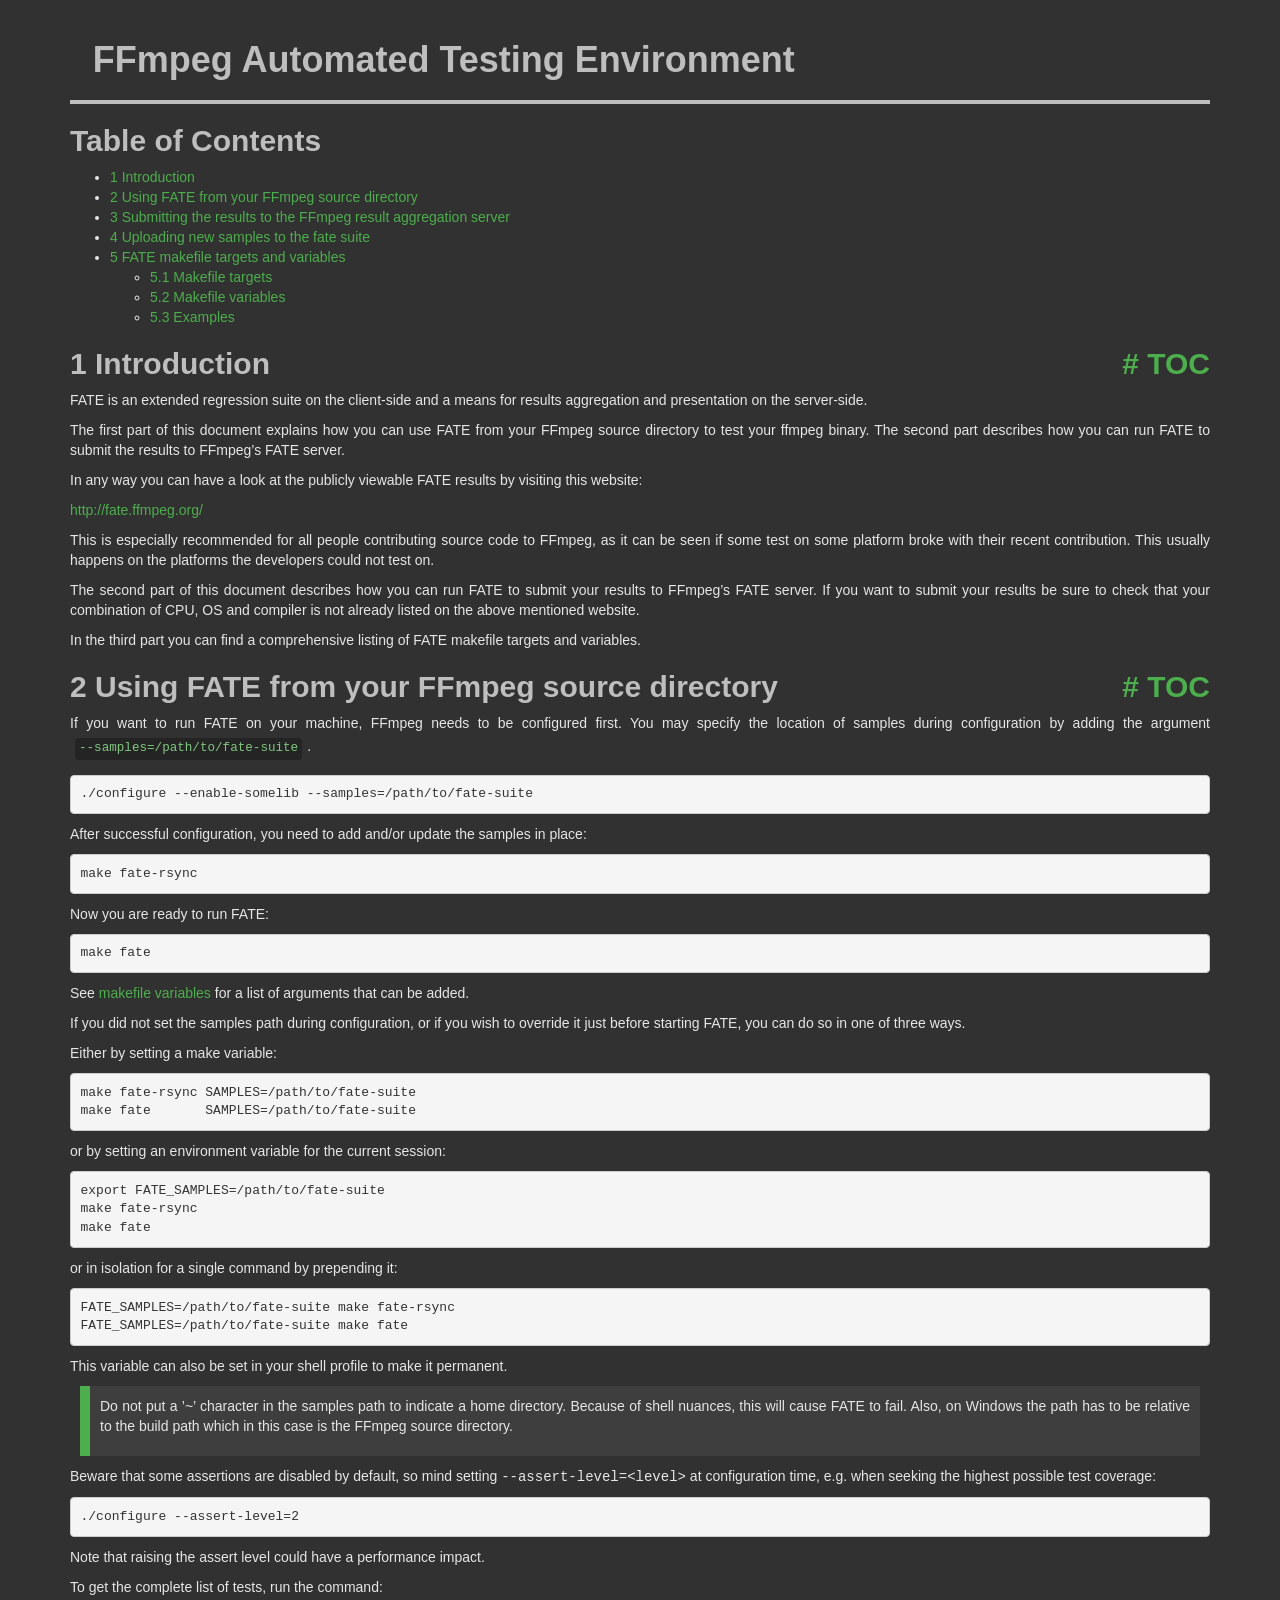
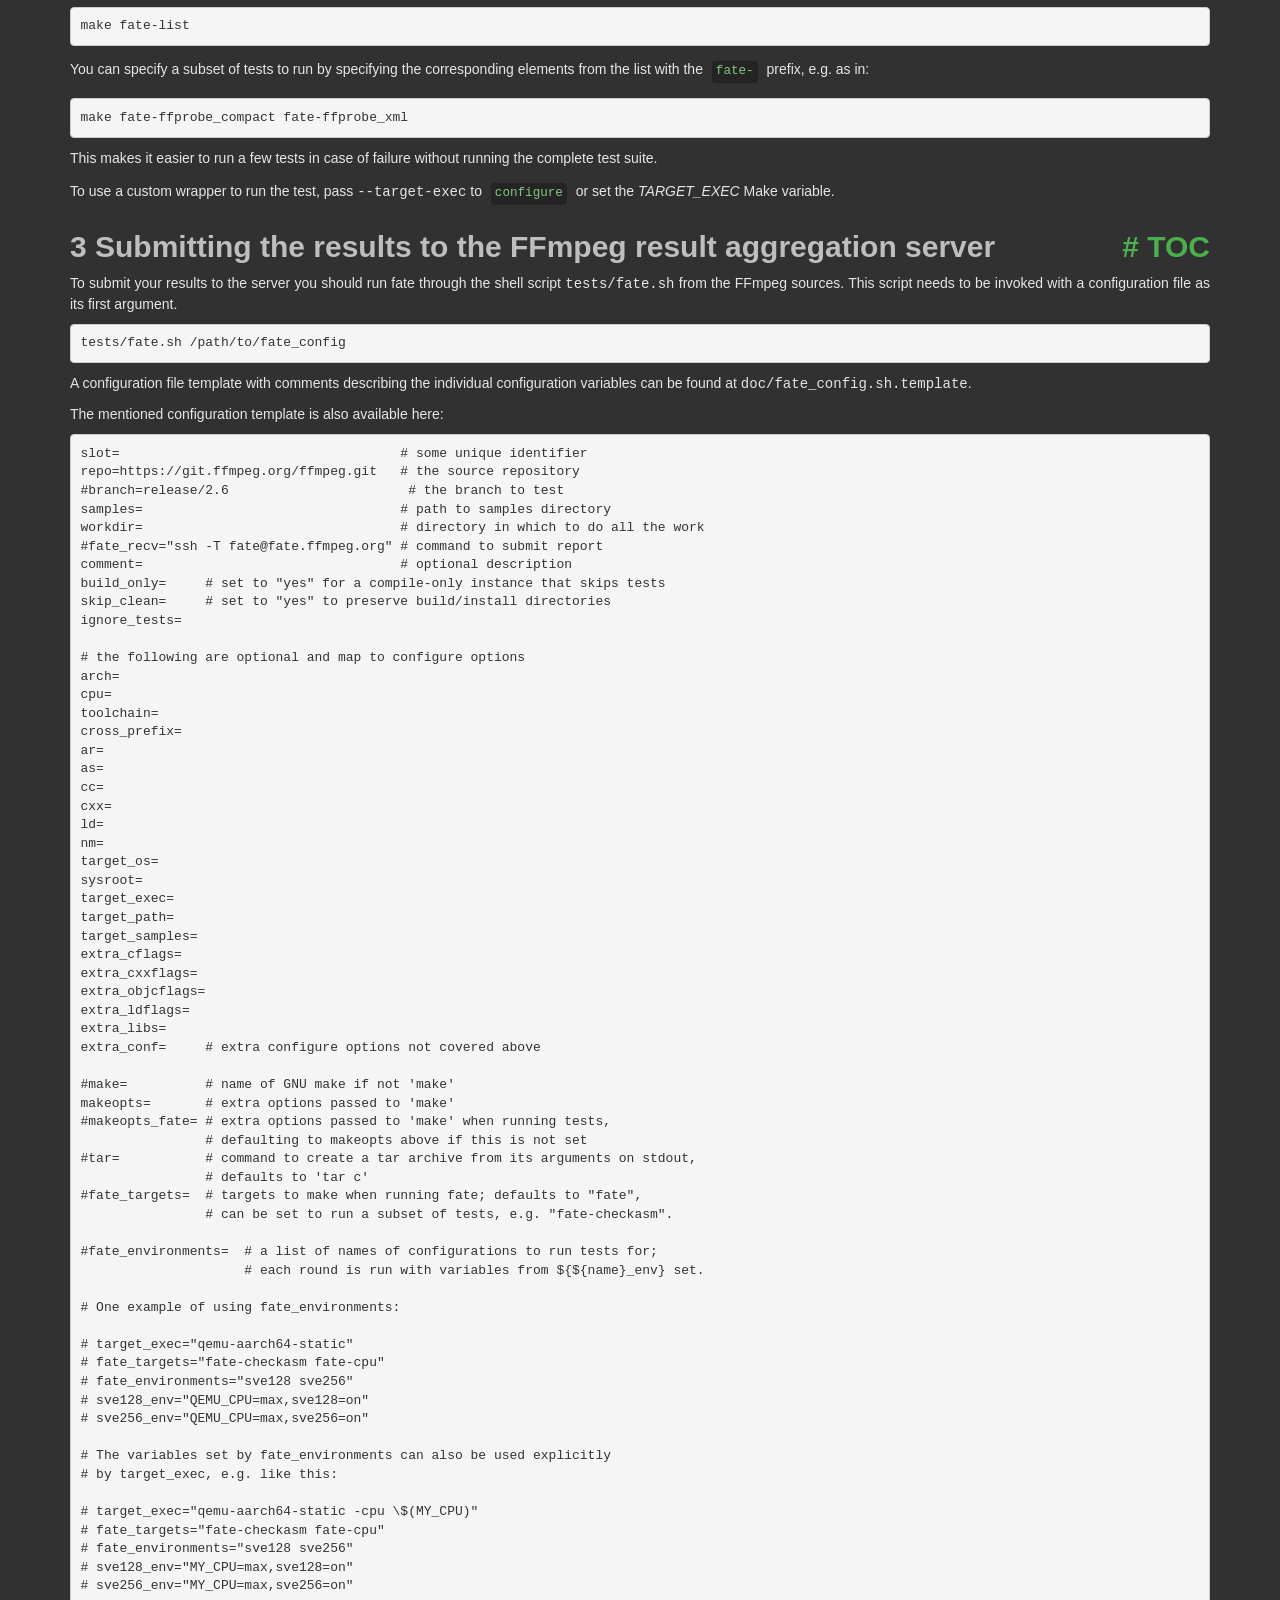
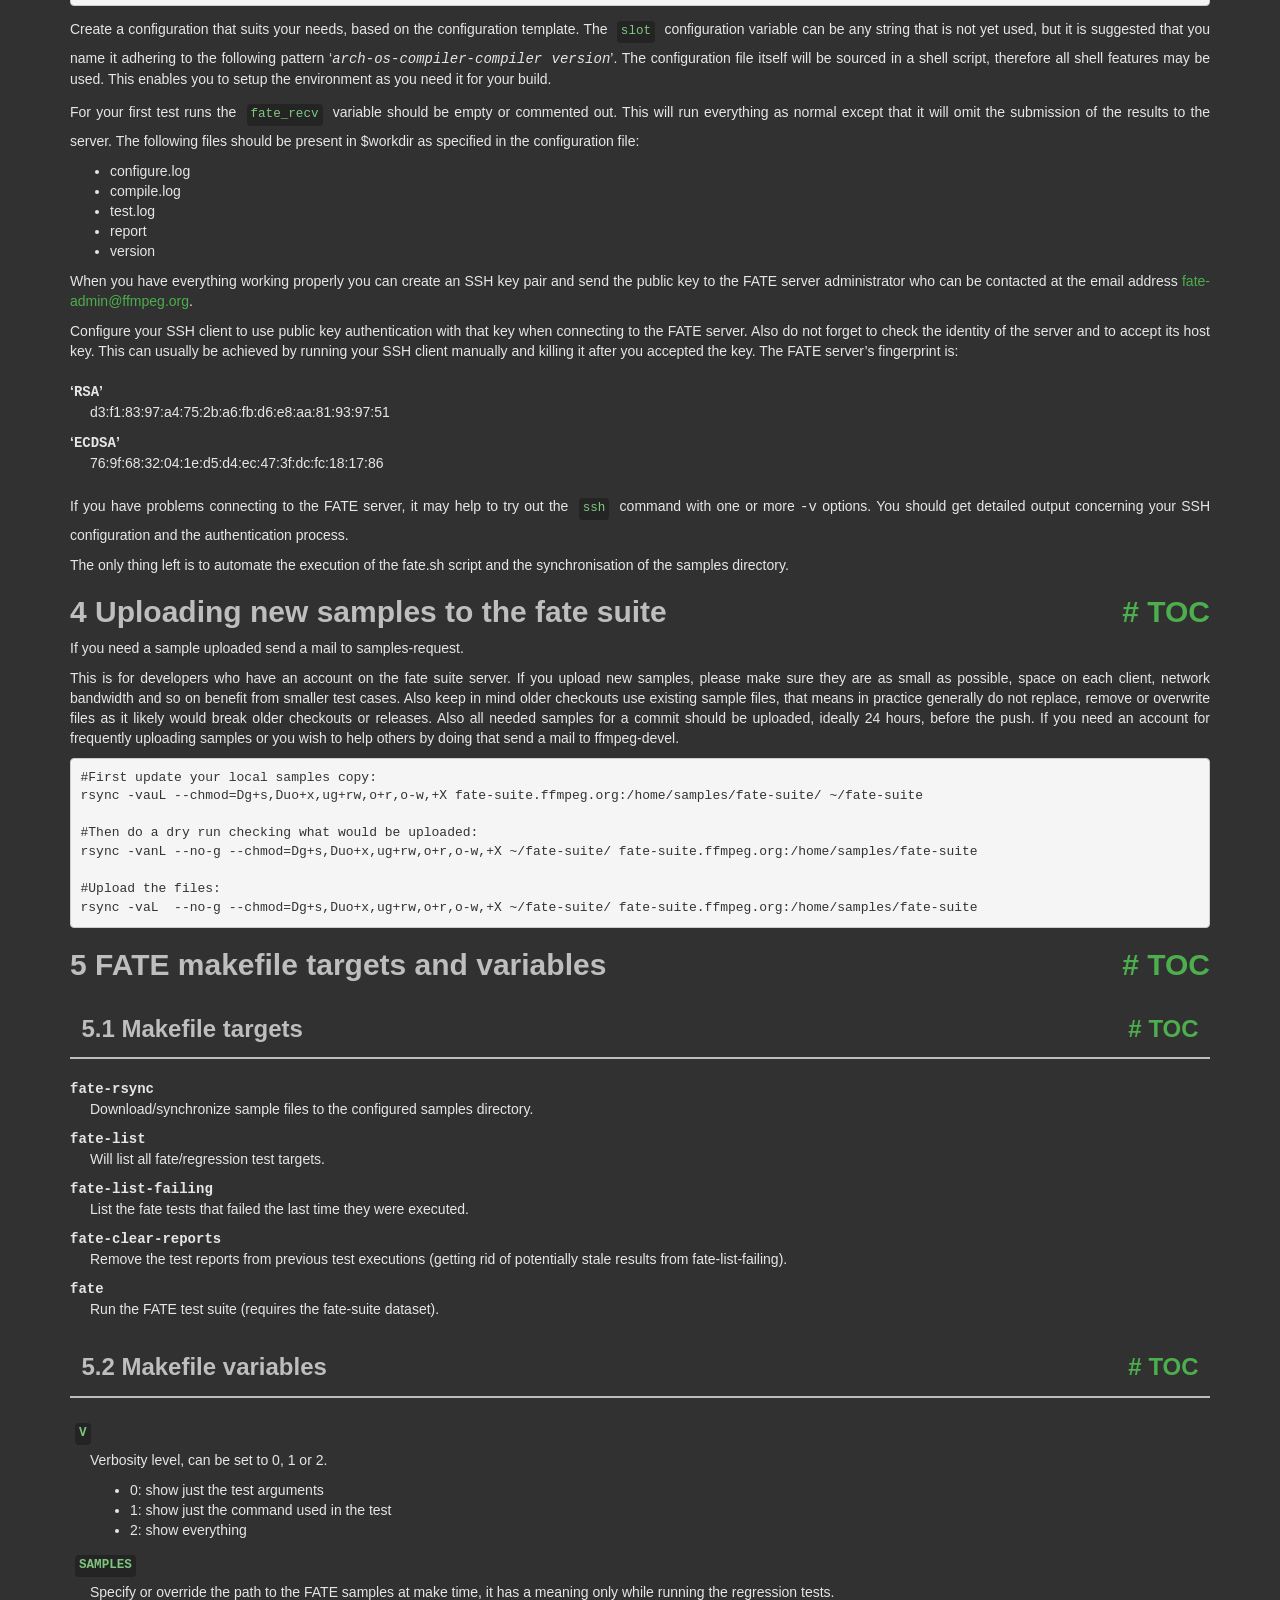
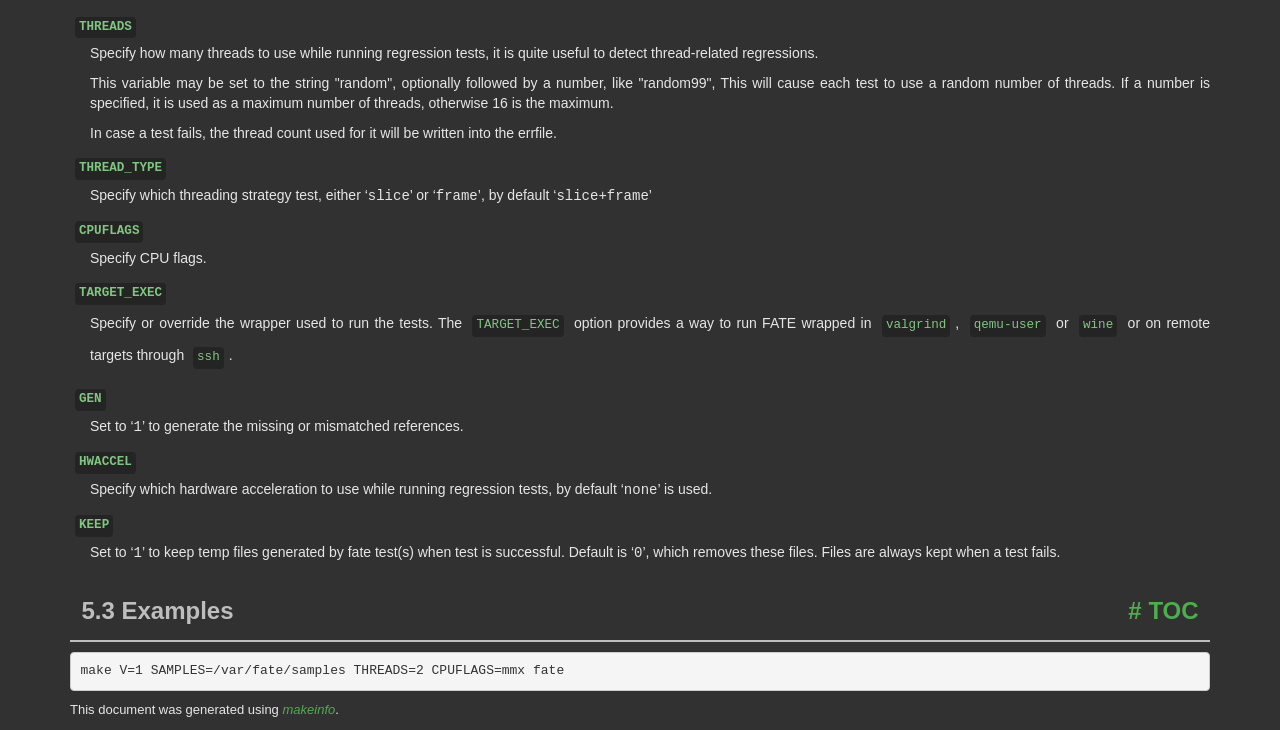
<file: ffmpeg-8.1-essentials_build/ffmpeg-8.1-essentials_build/doc/fate.html>
<!DOCTYPE html PUBLIC "-//W3C//DTD HTML 4.01 Transitional//EN" "http://www.w3.org/TR/html4/loose.dtd">
<html>
<!-- Created by GNU Texinfo 7.2, https://www.gnu.org/software/texinfo/ -->
  <head>
    <meta charset="utf-8">
    <title>
      FFmpeg Automated Testing Environment
    </title>
    <meta name="viewport" content="width=device-width,initial-scale=1.0">
    <link rel="stylesheet" type="text/css" href="bootstrap.min.css">
    <link rel="stylesheet" type="text/css" href="style.min.css">
  </head>
  <body>
    <div class="container">
      <h1>
      FFmpeg Automated Testing Environment
      </h1>


<a name="Top"></a>
<a name="SEC_Top"></a>

<div class="region-contents" id="SEC_Contents">
<h2 class="contents-heading">Table of Contents</h2>

<div class="contents">

<ul class="toc-numbered-mark">
  <li><a id="toc-Introduction" href="#Introduction">1 Introduction</a></li>
  <li><a id="toc-Using-FATE-from-your-FFmpeg-source-directory" href="#Using-FATE-from-your-FFmpeg-source-directory">2 Using FATE from your FFmpeg source directory</a></li>
  <li><a id="toc-Submitting-the-results-to-the-FFmpeg-result-aggregation-server" href="#Submitting-the-results-to-the-FFmpeg-result-aggregation-server">3 Submitting the results to the FFmpeg result aggregation server</a></li>
  <li><a id="toc-Uploading-new-samples-to-the-fate-suite" href="#Uploading-new-samples-to-the-fate-suite">4 Uploading new samples to the fate suite</a></li>
  <li><a id="toc-FATE-makefile-targets-and-variables" href="#FATE-makefile-targets-and-variables">5 FATE makefile targets and variables</a>
  <ul class="toc-numbered-mark">
    <li><a id="toc-Makefile-targets" href="#Makefile-targets">5.1 Makefile targets</a></li>
    <li><a id="toc-Makefile-variables" href="#Makefile-variables">5.2 Makefile variables</a></li>
    <li><a id="toc-Examples" href="#Examples">5.3 Examples</a></li>
  </ul></li>
</ul>
</div>
</div>

<a name="Introduction"></a>
<h2 class="chapter">1 Introduction<span class="pull-right"><a class="anchor hidden-xs" href="#Introduction" aria-hidden="true">#</a> <a class="anchor hidden-xs"href="#toc-Introduction" aria-hidden="true">TOC</a></span></h2>

<p>FATE is an extended regression suite on the client-side and a means
for results aggregation and presentation on the server-side.
</p>
<p>The first part of this document explains how you can use FATE from
your FFmpeg source directory to test your ffmpeg binary. The second
part describes how you can run FATE to submit the results to FFmpeg&rsquo;s
FATE server.
</p>
<p>In any way you can have a look at the publicly viewable FATE results
by visiting this website:
</p>
<p><a class="url" href="http://fate.ffmpeg.org/">http://fate.ffmpeg.org/</a>
</p>
<p>This is especially recommended for all people contributing source
code to FFmpeg, as it can be seen if some test on some platform broke
with their recent contribution. This usually happens on the platforms
the developers could not test on.
</p>
<p>The second part of this document describes how you can run FATE to
submit your results to FFmpeg&rsquo;s FATE server. If you want to submit your
results be sure to check that your combination of CPU, OS and compiler
is not already listed on the above mentioned website.
</p>
<p>In the third part you can find a comprehensive listing of FATE makefile
targets and variables.
</p>

<a name="Using-FATE-from-your-FFmpeg-source-directory"></a>
<h2 class="chapter">2 Using FATE from your FFmpeg source directory<span class="pull-right"><a class="anchor hidden-xs" href="#Using-FATE-from-your-FFmpeg-source-directory" aria-hidden="true">#</a> <a class="anchor hidden-xs"href="#toc-Using-FATE-from-your-FFmpeg-source-directory" aria-hidden="true">TOC</a></span></h2>

<p>If you want to run FATE on your machine, FFmpeg needs to be configured first.
You may specify the location of samples during configuration by adding the
argument <code class="code">--samples=/path/to/fate-suite</code>.
</p>
<div class="example">
<pre class="example-preformatted">./configure --enable-somelib --samples=/path/to/fate-suite
</pre></div>

<p>After successful configuration, you need to add and/or update the samples in place:
</p>
<div class="example">
<pre class="example-preformatted">make fate-rsync
</pre></div>

<p>Now you are ready to run FATE:
</p>
<div class="example">
<pre class="example-preformatted">make fate
</pre></div>

<p>See <a class="ref" href="#makefile-variables">makefile variables</a> for a list of arguments that can be added.
</p>
<p>If you did not set the samples path during configuration, or if you wish to
override it just before starting FATE, you can do so in one of three ways.
</p>
<p>Either by setting a make variable:
</p>
<div class="example">
<pre class="example-preformatted">make fate-rsync SAMPLES=/path/to/fate-suite
make fate       SAMPLES=/path/to/fate-suite
</pre></div>

<p>or by setting an environment variable for the current session:
</p>
<div class="example">
<pre class="example-preformatted">export FATE_SAMPLES=/path/to/fate-suite
make fate-rsync
make fate
</pre></div>

<p>or in isolation for a single command by prepending it:
</p>
<div class="example">
<pre class="example-preformatted">FATE_SAMPLES=/path/to/fate-suite make fate-rsync
FATE_SAMPLES=/path/to/fate-suite make fate
</pre></div>

<p>This variable can also be set in your shell profile to make it permanent.
</p>
<div class="info">
<p>Do not put a &rsquo;~&rsquo; character in the samples path to indicate a home
directory. Because of shell nuances, this will cause FATE to fail.
Also, on Windows the path has to be relative to the build path
which in this case is the FFmpeg source directory.
</p></div>
<p>Beware that some assertions are disabled by default, so mind setting
<samp class="option">--assert-level=&lt;level&gt;</samp> at configuration time, e.g. when seeking
the highest possible test coverage:
</p><div class="example">
<pre class="example-preformatted">./configure --assert-level=2
</pre></div>
<p>Note that raising the assert level could have a performance impact.
</p>
<p>To get the complete list of tests, run the command:
</p><div class="example">
<pre class="example-preformatted">make fate-list
</pre></div>

<p>You can specify a subset of tests to run by specifying the
corresponding elements from the list with the <code class="code">fate-</code> prefix,
e.g. as in:
</p><div class="example">
<pre class="example-preformatted">make fate-ffprobe_compact fate-ffprobe_xml
</pre></div>

<p>This makes it easier to run a few tests in case of failure without
running the complete test suite.
</p>
<p>To use a custom wrapper to run the test, pass <samp class="option">--target-exec</samp> to
<code class="command">configure</code> or set the <var class="var">TARGET_EXEC</var> Make variable.
</p>

<a name="Submitting-the-results-to-the-FFmpeg-result-aggregation-server"></a>
<h2 class="chapter">3 Submitting the results to the FFmpeg result aggregation server<span class="pull-right"><a class="anchor hidden-xs" href="#Submitting-the-results-to-the-FFmpeg-result-aggregation-server" aria-hidden="true">#</a> <a class="anchor hidden-xs"href="#toc-Submitting-the-results-to-the-FFmpeg-result-aggregation-server" aria-hidden="true">TOC</a></span></h2>

<p>To submit your results to the server you should run fate through the
shell script <samp class="file">tests/fate.sh</samp> from the FFmpeg sources. This script needs
to be invoked with a configuration file as its first argument.
</p>
<div class="example">
<pre class="example-preformatted">tests/fate.sh /path/to/fate_config
</pre></div>

<p>A configuration file template with comments describing the individual
configuration variables can be found at <samp class="file">doc/fate_config.sh.template</samp>.
</p>
<p>The mentioned configuration template is also available here:
</p><pre class="verbatim">slot=                                    # some unique identifier
repo=https://git.ffmpeg.org/ffmpeg.git   # the source repository
#branch=release/2.6                       # the branch to test
samples=                                 # path to samples directory
workdir=                                 # directory in which to do all the work
#fate_recv=&quot;ssh -T fate@fate.ffmpeg.org&quot; # command to submit report
comment=                                 # optional description
build_only=     # set to &quot;yes&quot; for a compile-only instance that skips tests
skip_clean=     # set to &quot;yes&quot; to preserve build/install directories
ignore_tests=

# the following are optional and map to configure options
arch=
cpu=
toolchain=
cross_prefix=
ar=
as=
cc=
cxx=
ld=
nm=
target_os=
sysroot=
target_exec=
target_path=
target_samples=
extra_cflags=
extra_cxxflags=
extra_objcflags=
extra_ldflags=
extra_libs=
extra_conf=     # extra configure options not covered above

#make=          # name of GNU make if not 'make'
makeopts=       # extra options passed to 'make'
#makeopts_fate= # extra options passed to 'make' when running tests,
                # defaulting to makeopts above if this is not set
#tar=           # command to create a tar archive from its arguments on stdout,
                # defaults to 'tar c'
#fate_targets=  # targets to make when running fate; defaults to &quot;fate&quot;,
                # can be set to run a subset of tests, e.g. &quot;fate-checkasm&quot;.

#fate_environments=  # a list of names of configurations to run tests for;
                     # each round is run with variables from ${${name}_env} set.

# One example of using fate_environments:

# target_exec=&quot;qemu-aarch64-static&quot;
# fate_targets=&quot;fate-checkasm fate-cpu&quot;
# fate_environments=&quot;sve128 sve256&quot;
# sve128_env=&quot;QEMU_CPU=max,sve128=on&quot;
# sve256_env=&quot;QEMU_CPU=max,sve256=on&quot;

# The variables set by fate_environments can also be used explicitly
# by target_exec, e.g. like this:

# target_exec=&quot;qemu-aarch64-static -cpu \$(MY_CPU)&quot;
# fate_targets=&quot;fate-checkasm fate-cpu&quot;
# fate_environments=&quot;sve128 sve256&quot;
# sve128_env=&quot;MY_CPU=max,sve128=on&quot;
# sve256_env=&quot;MY_CPU=max,sve256=on&quot;
</pre>
<p>Create a configuration that suits your needs, based on the configuration
template. The <code class="env">slot</code> configuration variable can be any string that is not
yet used, but it is suggested that you name it adhering to the following
pattern &lsquo;<samp class="samp"><var class="var">arch</var>-<var class="var">os</var>-<var class="var">compiler</var>-<var class="var">compiler version</var></samp>&rsquo;. The
configuration file itself will be sourced in a shell script, therefore all
shell features may be used. This enables you to setup the environment as you
need it for your build.
</p>
<p>For your first test runs the <code class="env">fate_recv</code> variable should be empty or
commented out. This will run everything as normal except that it will omit
the submission of the results to the server. The following files should be
present in $workdir as specified in the configuration file:
</p>
<ul class="itemize mark-bullet">
<li>configure.log
    </li><li>compile.log
    </li><li>test.log
    </li><li>report
    </li><li>version
</li></ul>

<p>When you have everything working properly you can create an SSH key pair
and send the public key to the FATE server administrator who can be contacted
at the email address <a class="email" href="mailto:fate-admin@ffmpeg.org">fate-admin@ffmpeg.org</a>.
</p>
<p>Configure your SSH client to use public key authentication with that key
when connecting to the FATE server. Also do not forget to check the identity
of the server and to accept its host key. This can usually be achieved by
running your SSH client manually and killing it after you accepted the key.
The FATE server&rsquo;s fingerprint is:
</p>
<dl class="table">
<dt>&lsquo;<samp class="samp">RSA</samp>&rsquo;</dt>
<dd><p>d3:f1:83:97:a4:75:2b:a6:fb:d6:e8:aa:81:93:97:51
</p></dd>
<dt>&lsquo;<samp class="samp">ECDSA</samp>&rsquo;</dt>
<dd><p>76:9f:68:32:04:1e:d5:d4:ec:47:3f:dc:fc:18:17:86
</p></dd>
</dl>

<p>If you have problems connecting to the FATE server, it may help to try out
the <code class="command">ssh</code> command with one or more <samp class="option">-v</samp> options. You should
get detailed output concerning your SSH configuration and the authentication
process.
</p>
<p>The only thing left is to automate the execution of the fate.sh script and
the synchronisation of the samples directory.
</p>
<a name="Uploading-new-samples-to-the-fate-suite"></a>
<h2 class="chapter">4 Uploading new samples to the fate suite<span class="pull-right"><a class="anchor hidden-xs" href="#Uploading-new-samples-to-the-fate-suite" aria-hidden="true">#</a> <a class="anchor hidden-xs"href="#toc-Uploading-new-samples-to-the-fate-suite" aria-hidden="true">TOC</a></span></h2>

<p>If you need a sample uploaded send a mail to samples-request.
</p>
<p>This is for developers who have an account on the fate suite server.
If you upload new samples, please make sure they are as small as possible,
space on each client, network bandwidth and so on benefit from smaller test cases.
Also keep in mind older checkouts use existing sample files, that means in
practice generally do not replace, remove or overwrite files as it likely would
break older checkouts or releases.
Also all needed samples for a commit should be uploaded, ideally 24
hours, before the push.
If you need an account for frequently uploading samples or you wish to help
others by doing that send a mail to ffmpeg-devel.
</p>
<div class="example">
<pre class="example-preformatted">#First update your local samples copy:
rsync -vauL --chmod=Dg+s,Duo+x,ug+rw,o+r,o-w,+X fate-suite.ffmpeg.org:/home/samples/fate-suite/ ~/fate-suite

#Then do a dry run checking what would be uploaded:
rsync -vanL --no-g --chmod=Dg+s,Duo+x,ug+rw,o+r,o-w,+X ~/fate-suite/ fate-suite.ffmpeg.org:/home/samples/fate-suite

#Upload the files:
rsync -vaL  --no-g --chmod=Dg+s,Duo+x,ug+rw,o+r,o-w,+X ~/fate-suite/ fate-suite.ffmpeg.org:/home/samples/fate-suite
</pre></div>


<a name="FATE-makefile-targets-and-variables"></a>
<h2 class="chapter">5 FATE makefile targets and variables<span class="pull-right"><a class="anchor hidden-xs" href="#FATE-makefile-targets-and-variables" aria-hidden="true">#</a> <a class="anchor hidden-xs"href="#toc-FATE-makefile-targets-and-variables" aria-hidden="true">TOC</a></span></h2>

<a name="Makefile-targets"></a>
<h3 class="section">5.1 Makefile targets<span class="pull-right"><a class="anchor hidden-xs" href="#Makefile-targets" aria-hidden="true">#</a> <a class="anchor hidden-xs"href="#toc-Makefile-targets" aria-hidden="true">TOC</a></span></h3>

<dl class="table">
<dt><samp class="option">fate-rsync</samp></dt>
<dd><p>Download/synchronize sample files to the configured samples directory.
</p>
</dd>
<dt><samp class="option">fate-list</samp></dt>
<dd><p>Will list all fate/regression test targets.
</p>
</dd>
<dt><samp class="option">fate-list-failing</samp></dt>
<dd><p>List the fate tests that failed the last time they were executed.
</p>
</dd>
<dt><samp class="option">fate-clear-reports</samp></dt>
<dd><p>Remove the test reports from previous test executions (getting rid of
potentially stale results from fate-list-failing).
</p>
</dd>
<dt><samp class="option">fate</samp></dt>
<dd><p>Run the FATE test suite (requires the fate-suite dataset).
</p></dd>
</dl>

<a name="Makefile-variables"></a>
<h3 class="section">5.2 Makefile variables<span class="pull-right"><a class="anchor hidden-xs" href="#Makefile-variables" aria-hidden="true">#</a> <a class="anchor hidden-xs"href="#toc-Makefile-variables" aria-hidden="true">TOC</a></span></h3>
<a class="anchor" id="makefile-variables"></a>
<dl class="table">
<dt><code class="env">V</code></dt>
<dd><p>Verbosity level, can be set to 0, 1 or 2.
    </p><ul class="itemize mark-bullet">
<li>0: show just the test arguments
        </li><li>1: show just the command used in the test
        </li><li>2: show everything
    </li></ul>

</dd>
<dt><code class="env">SAMPLES</code></dt>
<dd><p>Specify or override the path to the FATE samples at make time, it has a
meaning only while running the regression tests.
</p>
</dd>
<dt><code class="env">THREADS</code></dt>
<dd><p>Specify how many threads to use while running regression tests, it is
quite useful to detect thread-related regressions.
</p>
<p>This variable may be set to the string &quot;random&quot;, optionally followed by a
number, like &quot;random99&quot;, This will cause each test to use a random number of
threads. If a number is specified, it is used as a maximum number of threads,
otherwise 16 is the maximum.
</p>
<p>In case a test fails, the thread count used for it will be written into the
errfile.
</p>
</dd>
<dt><code class="env">THREAD_TYPE</code></dt>
<dd><p>Specify which threading strategy test, either &lsquo;<samp class="samp">slice</samp>&rsquo; or &lsquo;<samp class="samp">frame</samp>&rsquo;,
by default &lsquo;<samp class="samp">slice+frame</samp>&rsquo;
</p>
</dd>
<dt><code class="env">CPUFLAGS</code></dt>
<dd><p>Specify CPU flags.
</p>
</dd>
<dt><code class="env">TARGET_EXEC</code></dt>
<dd><p>Specify or override the wrapper used to run the tests.
The <code class="env">TARGET_EXEC</code> option provides a way to run FATE wrapped in
<code class="command">valgrind</code>, <code class="command">qemu-user</code> or <code class="command">wine</code> or on remote targets
through <code class="command">ssh</code>.
</p>
</dd>
<dt><code class="env">GEN</code></dt>
<dd><p>Set to &lsquo;<samp class="samp">1</samp>&rsquo; to generate the missing or mismatched references.
</p>
</dd>
<dt><code class="env">HWACCEL</code></dt>
<dd><p>Specify which hardware acceleration to use while running regression tests,
by default &lsquo;<samp class="samp">none</samp>&rsquo; is used.
</p>
</dd>
<dt><code class="env">KEEP</code></dt>
<dd><p>Set to &lsquo;<samp class="samp">1</samp>&rsquo; to keep temp files generated by fate test(s) when test is successful.
Default is &lsquo;<samp class="samp">0</samp>&rsquo;, which removes these files. Files are always kept when a test
fails.
</p>
</dd>
</dl>

<a name="Examples"></a>
<h3 class="section">5.3 Examples<span class="pull-right"><a class="anchor hidden-xs" href="#Examples" aria-hidden="true">#</a> <a class="anchor hidden-xs"href="#toc-Examples" aria-hidden="true">TOC</a></span></h3>

<div class="example">
<pre class="example-preformatted">make V=1 SAMPLES=/var/fate/samples THREADS=2 CPUFLAGS=mmx fate
</pre></div>
      <p style="font-size: small;">
        This document was generated using <a class="uref" href="https://www.gnu.org/software/texinfo/"><em class="emph">makeinfo</em></a>.
      </p>
    </div>
  </body>
</html>
</file>
<file: VERSION_2/bible_json_en_kjv.json at master · thiagobodruk_bible_files/light-0c8222dcd7a4f9b7.css>
[data-color-mode=light][data-light-theme=light],[data-color-mode=auto][data-light-theme=light]{--bgColor-success-emphasis:#1f883d;--button-outline-bgColor-active:#0757ba;--button-primary-bgColor-active:#197935;--button-primary-bgColor-disabled:#95d8a6;--button-primary-bgColor-hover:#1c8139;--buttonCounter-danger-fgColor-rest:#c21c2c;--color-ansi-cyan:#1b7c83;--color-ansi-cyan-bright:#3192aa;--control-checked-bgColor-active:#0757ba;--control-checked-bgColor-hover:#0860ca;--fgColor-danger:#d1242f;--reactionButton-selected-bgColor-hover:#caecff;--avatarStack-fade-bgColor-default:#c8d1da;--avatarStack-fade-bgColor-muted:#dae0e7;--bgColor-accent-emphasis:#0969da;--bgColor-accent-muted:#ddf4ff;--bgColor-attention-emphasis:#9a6700;--bgColor-attention-muted:#fff8c5;--bgColor-danger-emphasis:#cf222e;--bgColor-danger-muted:#ffebe9;--bgColor-disabled:#eff2f5;--bgColor-done-emphasis:#8250df;--bgColor-done-muted:#fbefff;--bgColor-emphasis:#25292e;--bgColor-inverse:#25292e;--bgColor-muted:#f6f8fa;--bgColor-neutral-emphasis:#59636e;--bgColor-neutral-muted:#818b981f;--bgColor-open-emphasis:var(--bgColor-success-emphasis);--bgColor-severe-emphasis:#bc4c00;--bgColor-severe-muted:#fff1e5;--bgColor-sponsors-emphasis:#bf3989;--bgColor-sponsors-muted:#ffeff7;--bgColor-success-muted:#dafbe1;--bgColor-transparent:#fff0;--borderColor-accent-emphasis:#0969da;--borderColor-accent-muted:#54aeff66;--borderColor-attention-emphasis:#9a6700;--borderColor-attention-muted:#d4a72c66;--borderColor-danger-emphasis:#cf222e;--borderColor-danger-muted:#ff818266;--borderColor-default:#d1d9e0;--borderColor-disabled:#818b981a;--borderColor-done-emphasis:#8250df;--borderColor-done-muted:#c297ff66;--borderColor-emphasis:#818b98;--borderColor-neutral-emphasis:#59636e;--borderColor-severe-emphasis:#bc4c00;--borderColor-severe-muted:#fb8f4466;--borderColor-sponsors-emphasis:#bf3989;--borderColor-sponsors-muted:#ff80c866;--borderColor-success-emphasis:#1a7f37;--borderColor-success-muted:#4ac26b66;--borderColor-transparent:#fff0;--button-danger-bgColor-active:#a40e26;--button-danger-fgColor-disabled:#d1242f80;--button-danger-fgColor-rest:var(--fgColor-danger);--button-danger-shadow-selected:inset 0 1px 0 0 #4c001433;--button-inactive-bgColor:#e6eaef;--button-inactive-fgColor:#59636e;--button-invisible-bgColor-disabled:#fff0;--button-invisible-borderColor-disabled:#fff0;--button-outline-shadow-selected:inset 0 1px 0 0 #00215533;--button-primary-bgColor-rest:var(--bgColor-success-emphasis);--button-primary-borderColor-disabled:var(--button-primary-bgColor-disabled);--button-primary-shadow-selected:inset 0 1px 0 0 #002d114d;--button-star-iconColor:#eac54f;--buttonCounter-danger-fgColor-disabled:#d1242f80;--buttonCounter-outline-fgColor-rest:#0550ae;--buttonCounter-primary-bgColor-rest:#002d1133;--buttonKeybindingHint-danger-bgColor-active:#1f232866;--buttonKeybindingHint-danger-bgColor-hover:#1f232833;--buttonKeybindingHint-default-bgColor-rest:#eff2f5;--buttonKeybindingHint-inactive-bgColor:#eff2f5;--buttonKeybindingHint-invisible-borderColor-rest:#fff0;--codeMirror-syntax-fgColor-constant:#0550ae;--codeMirror-syntax-fgColor-entity:#8250df;--codeMirror-syntax-fgColor-keyword:#cf222e;--codeMirror-syntax-fgColor-storage:#cf222e;--codeMirror-syntax-fgColor-string:#0a3069;--codeMirror-syntax-fgColor-support:#0550ae;--codeMirror-syntax-fgColor-variable:#953800;--color-ansi-black-bright:#393f46;--color-ansi-blue:#0969da;--color-ansi-blue-bright:#218bff;--color-ansi-gray:#59636e;--color-ansi-green:#116329;--color-ansi-green-bright:#1a7f37;--color-ansi-magenta:#8250df;--color-ansi-magenta-bright:#a475f9;--color-ansi-red:#cf222e;--color-ansi-red-bright:#a40e26;--color-ansi-white:#59636e;--color-ansi-white-bright:#818b98;--color-ansi-yellow:#4d2d00;--color-ansi-yellow-bright:#633c01;--color-prettylights-syntax-brackethighlighter-angle:#59636e;--color-prettylights-syntax-brackethighlighter-unmatched:#82071e;--color-prettylights-syntax-carriage-return-bg:#cf222e;--color-prettylights-syntax-carriage-return-text:#f6f8fa;--color-prettylights-syntax-comment:#59636e;--color-prettylights-syntax-constant:#0550ae;--color-prettylights-syntax-constant-other-reference-link:#0a3069;--color-prettylights-syntax-entity:#6639ba;--color-prettylights-syntax-entity-tag:#0550ae;--color-prettylights-syntax-invalid-illegal-text:var(--fgColor-danger);--color-prettylights-syntax-keyword:#cf222e;--color-prettylights-syntax-markup-changed-bg:#ffd8b5;--color-prettylights-syntax-markup-changed-text:#953800;--color-prettylights-syntax-markup-deleted-bg:#ffebe9;--color-prettylights-syntax-markup-deleted-text:#82071e;--color-prettylights-syntax-markup-heading:#0550ae;--color-prettylights-syntax-markup-ignored-bg:#0550ae;--color-prettylights-syntax-markup-ignored-text:#d1d9e0;--color-prettylights-syntax-markup-inserted-bg:#dafbe1;--color-prettylights-syntax-markup-inserted-text:#116329;--color-prettylights-syntax-markup-list:#3b2300;--color-prettylights-syntax-meta-diff-range:#8250df;--color-prettylights-syntax-string:#0a3069;--color-prettylights-syntax-string-regexp:#116329;--color-prettylights-syntax-sublimelinter-gutter-mark:#818b98;--color-prettylights-syntax-variable:#953800;--contribution-default-bgColor-0:#eff2f5;--contribution-default-bgColor-1:#aceebb;--contribution-default-bgColor-2:#4ac26b;--contribution-default-bgColor-3:#2da44e;--contribution-default-bgColor-4:#116329;--contribution-default-borderColor-0:#1f23280d;--contribution-halloween-bgColor-1:#f0db3d;--contribution-halloween-bgColor-2:#ffd642;--contribution-halloween-bgColor-3:#f68c41;--contribution-halloween-bgColor-4:#1f2328;--contribution-winter-bgColor-1:#b6e3ff;--contribution-winter-bgColor-2:#54aeff;--contribution-winter-bgColor-3:#0969da;--contribution-winter-bgColor-4:#0a3069;--control-bgColor-active:#e6eaef;--control-bgColor-hover:#eff2f5;--control-bgColor-rest:#f6f8fa;--control-checked-borderColor-active:var(--control-checked-bgColor-active);--control-checked-borderColor-hover:var(--control-checked-bgColor-hover);--control-danger-fgColor-hover:var(--fgColor-danger);--control-danger-fgColor-rest:var(--fgColor-danger);--control-fgColor-rest:#25292e;--control-transparent-bgColor-active:#818b9826;--control-transparent-bgColor-hover:#818b981a;--control-transparent-bgColor-rest:#fff0;--control-transparent-bgColor-selected:#818b9826;--control-transparent-borderColor-active:#fff0;--control-transparent-borderColor-hover:#fff0;--control-transparent-borderColor-rest:#fff0;--controlTrack-bgColor-active:#dae0e7;--controlTrack-bgColor-hover:#e0e6eb;--controlTrack-bgColor-rest:#e6eaef;--controlTrack-fgColor-rest:#59636e;--counter-borderColor:#fff0;--data-auburn-color-emphasis:#9d615c;--data-auburn-color-muted:#f2e9e9;--data-blue-color-emphasis:#006edb;--data-blue-color-muted:#d1f0ff;--data-brown-color-emphasis:#856d4c;--data-brown-color-muted:#eeeae2;--data-coral-color-emphasis:#d43511;--data-coral-color-muted:#ffe5db;--data-gray-color-emphasis:#808fa3;--data-gray-color-muted:#e8ecf2;--data-green-color-emphasis:#30a147;--data-green-color-muted:#caf7ca;--data-lemon-color-emphasis:#866e04;--data-lemon-color-muted:#f7eea1;--data-lime-color-emphasis:#527a29;--data-lime-color-muted:#e3f2b5;--data-olive-color-emphasis:#64762d;--data-olive-color-muted:#f0f0ad;--data-orange-color-emphasis:#eb670f;--data-orange-color-muted:#ffe7d1;--data-pine-color-emphasis:#167e53;--data-pine-color-muted:#bff8db;--data-pink-color-emphasis:#ce2c85;--data-pink-color-muted:#ffe5f1;--data-plum-color-emphasis:#a830e8;--data-plum-color-muted:#f8e5ff;--data-purple-color-emphasis:#894ceb;--data-purple-color-muted:#f1e5ff;--data-red-color-emphasis:#df0c24;--data-red-color-muted:#ffe2e0;--data-teal-color-emphasis:#179b9b;--data-teal-color-muted:#c7f5ef;--data-yellow-color-emphasis:#b88700;--data-yellow-color-muted:#ffec9e;--diffBlob-additionNum-bgColor:#aceebb;--diffBlob-additionWord-bgColor:#aceebb;--diffBlob-deletionNum-bgColor:#ffcecb;--diffBlob-deletionWord-bgColor:#ffcecb;--diffBlob-hunkNum-bgColor-rest:#b6e3ff;--display-auburn-bgColor-emphasis:#9d615c;--display-auburn-bgColor-muted:#f2e9e9;--display-auburn-borderColor-emphasis:#9d615c;--display-auburn-borderColor-muted:#e6d6d5;--display-auburn-fgColor:#8a5551;--display-auburn-scale-0:#f2e9e9;--display-auburn-scale-1:#e6d6d5;--display-auburn-scale-2:#d4b7b5;--display-auburn-scale-3:#c59e9b;--display-auburn-scale-4:#b4827e;--display-auburn-scale-5:#9d615c;--display-auburn-scale-6:#8a5551;--display-auburn-scale-7:#744744;--display-auburn-scale-8:#5d3937;--display-auburn-scale-9:#432928;--display-blue-bgColor-emphasis:#006edb;--display-blue-bgColor-muted:#d1f0ff;--display-blue-borderColor-emphasis:#006edb;--display-blue-borderColor-muted:#ade1ff;--display-blue-fgColor:#005fcc;--display-blue-scale-0:#d1f0ff;--display-blue-scale-1:#ade1ff;--display-blue-scale-2:#75c8ff;--display-blue-scale-3:#47afff;--display-blue-scale-4:#0f8fff;--display-blue-scale-5:#006edb;--display-blue-scale-6:#005fcc;--display-blue-scale-7:#004db3;--display-blue-scale-8:#003d99;--display-blue-scale-9:#002b75;--display-brown-bgColor-emphasis:#856d4c;--display-brown-bgColor-muted:#eeeae2;--display-brown-borderColor-emphasis:#856d4c;--display-brown-borderColor-muted:#dfd7c8;--display-brown-fgColor:#755f43;--display-brown-scale-0:#eeeae2;--display-brown-scale-1:#dfd7c8;--display-brown-scale-2:#cbbda4;--display-brown-scale-3:#b8a484;--display-brown-scale-4:#a68b64;--display-brown-scale-5:#856d4c;--display-brown-scale-6:#755f43;--display-brown-scale-7:#64513a;--display-brown-scale-8:#51412f;--display-brown-scale-9:#3a2e22;--display-coral-bgColor-emphasis:#d43511;--display-coral-bgColor-muted:#ffe5db;--display-coral-borderColor-emphasis:#d43511;--display-coral-borderColor-muted:#fecebe;--display-coral-fgColor:#ba2e12;--display-coral-scale-0:#ffe5db;--display-coral-scale-1:#fecebe;--display-coral-scale-2:#fcab92;--display-coral-scale-3:#f88768;--display-coral-scale-4:#f25f3a;--display-coral-scale-5:#d43511;--display-coral-scale-6:#ba2e12;--display-coral-scale-7:#9b2712;--display-coral-scale-8:#7e2011;--display-coral-scale-9:#5d180e;--display-cyan-bgColor-emphasis:#007b94;--display-cyan-bgColor-muted:#bdf4ff;--display-cyan-borderColor-emphasis:#007b94;--display-cyan-borderColor-muted:#7ae9ff;--display-cyan-fgColor:#006a80;--display-cyan-scale-0:#bdf4ff;--display-cyan-scale-1:#7ae9ff;--display-cyan-scale-2:#00d0fa;--display-cyan-scale-3:#00b7db;--display-cyan-scale-4:#0099b8;--display-cyan-scale-5:#007b94;--display-cyan-scale-6:#006a80;--display-cyan-scale-7:#00596b;--display-cyan-scale-8:#004857;--display-cyan-scale-9:#003742;--display-gray-bgColor-emphasis:#647182;--display-gray-bgColor-muted:#e8ecf2;--display-gray-borderColor-emphasis:#647182;--display-gray-borderColor-muted:#d2dae4;--display-gray-fgColor:#5c6570;--display-gray-scale-0:#e8ecf2;--display-gray-scale-1:#d2dae4;--display-gray-scale-2:#b4c0cf;--display-gray-scale-3:#9ba9bb;--display-gray-scale-4:#808fa3;--display-gray-scale-5:#647182;--display-gray-scale-6:#5c6570;--display-gray-scale-7:#4e535a;--display-gray-scale-8:#424448;--display-gray-scale-9:#303031;--display-green-bgColor-emphasis:#2c8141;--display-green-bgColor-muted:#caf7ca;--display-green-borderColor-emphasis:#2c8141;--display-green-borderColor-muted:#9ceda0;--display-green-fgColor:#2b6e3f;--display-green-scale-0:#caf7ca;--display-green-scale-1:#9ceda0;--display-green-scale-2:#54d961;--display-green-scale-3:#31bf46;--display-green-scale-4:#30a147;--display-green-scale-5:#2c8141;--display-green-scale-6:#2b6e3f;--display-green-scale-7:#285c3b;--display-green-scale-8:#254b34;--display-green-scale-9:#1d3528;--display-indigo-bgColor-emphasis:#5a61e7;--display-indigo-bgColor-muted:#e5e9ff;--display-indigo-borderColor-emphasis:#5a61e7;--display-indigo-borderColor-muted:#d2d7fe;--display-indigo-fgColor:#494edf;--display-indigo-scale-0:#e5e9ff;--display-indigo-scale-1:#d2d7fe;--display-indigo-scale-2:#b1b9fb;--display-indigo-scale-3:#979ff7;--display-indigo-scale-4:#7a82f0;--display-indigo-scale-5:#5a61e7;--display-indigo-scale-6:#494edf;--display-indigo-scale-7:#393cd5;--display-indigo-scale-8:#2d2db4;--display-indigo-scale-9:#25247b;--display-lemon-bgColor-emphasis:#866e04;--display-lemon-bgColor-muted:#f7eea1;--display-lemon-borderColor-emphasis:#866e04;--display-lemon-borderColor-muted:#f0db3d;--display-lemon-fgColor:#786002;--display-lemon-scale-0:#f7eea1;--display-lemon-scale-1:#f0db3d;--display-lemon-scale-2:#d8bd0e;--display-lemon-scale-3:#c2a60a;--display-lemon-scale-4:#a68c07;--display-lemon-scale-5:#866e04;--display-lemon-scale-6:#786002;--display-lemon-scale-7:#654f01;--display-lemon-scale-8:#523f00;--display-lemon-scale-9:#3d2e00;--display-lime-bgColor-emphasis:#527a29;--display-lime-bgColor-muted:#e3f2b5;--display-lime-borderColor-emphasis:#527a29;--display-lime-borderColor-muted:#c7e580;--display-lime-fgColor:#476c28;--display-lime-scale-0:#e3f2b5;--display-lime-scale-1:#c7e580;--display-lime-scale-2:#9bd039;--display-lime-scale-3:#80b530;--display-lime-scale-4:#6c9d2f;--display-lime-scale-5:#527a29;--display-lime-scale-6:#476c28;--display-lime-scale-7:#3a5b25;--display-lime-scale-8:#2f4a21;--display-lime-scale-9:#213319;--display-olive-bgColor-emphasis:#64762d;--display-olive-bgColor-muted:#f0f0ad;--display-olive-borderColor-emphasis:#64762d;--display-olive-borderColor-muted:#dbe170;--display-olive-fgColor:#56682c;--display-olive-scale-0:#f0f0ad;--display-olive-scale-1:#dbe170;--display-olive-scale-2:#b9c832;--display-olive-scale-3:#9bae32;--display-olive-scale-4:#819532;--display-olive-scale-5:#64762d;--display-olive-scale-6:#56682c;--display-olive-scale-7:#495a2b;--display-olive-scale-8:#3b4927;--display-olive-scale-9:#2a331f;--display-orange-bgColor-emphasis:#b8500f;--display-orange-bgColor-muted:#ffe7d1;--display-orange-borderColor-emphasis:#b8500f;--display-orange-borderColor-muted:#fecfaa;--display-orange-fgColor:#a24610;--display-orange-scale-0:#ffe7d1;--display-orange-scale-1:#fecfaa;--display-orange-scale-2:#fbaf74;--display-orange-scale-3:#f68c41;--display-orange-scale-4:#eb670f;--display-orange-scale-5:#b8500f;--display-orange-scale-6:#a24610;--display-orange-scale-7:#8d3c11;--display-orange-scale-8:#70300f;--display-orange-scale-9:#54230d;--display-pine-bgColor-emphasis:#167e53;--display-pine-bgColor-muted:#bff8db;--display-pine-borderColor-emphasis:#167e53;--display-pine-borderColor-muted:#80efb9;--display-pine-fgColor:#156f4b;--display-pine-scale-0:#bff8db;--display-pine-scale-1:#80efb9;--display-pine-scale-2:#1dd781;--display-pine-scale-3:#1dbf76;--display-pine-scale-4:#1aa267;--display-pine-scale-5:#167e53;--display-pine-scale-6:#156f4b;--display-pine-scale-7:#135d41;--display-pine-scale-8:#114b36;--display-pine-scale-9:#0d3627;--display-pink-bgColor-emphasis:#ce2c85;--display-pink-bgColor-muted:#ffe5f1;--display-pink-borderColor-emphasis:#ce2c85;--display-pink-borderColor-muted:#fdc9e2;--display-pink-fgColor:#b12f79;--display-pink-scale-0:#ffe5f1;--display-pink-scale-1:#fdc9e2;--display-pink-scale-2:#f8a5cf;--display-pink-scale-3:#f184bc;--display-pink-scale-4:#e55da5;--display-pink-scale-5:#ce2c85;--display-pink-scale-6:#b12f79;--display-pink-scale-7:#8e2e66;--display-pink-scale-8:#6e2b53;--display-pink-scale-9:#4d233d;--display-plum-bgColor-emphasis:#a830e8;--display-plum-bgColor-muted:#f8e5ff;--display-plum-borderColor-emphasis:#a830e8;--display-plum-borderColor-muted:#f0cdfe;--display-plum-fgColor:#961edc;--display-plum-scale-0:#f8e5ff;--display-plum-scale-1:#f0cdfe;--display-plum-scale-2:#e2a7fb;--display-plum-scale-3:#d487f7;--display-plum-scale-4:#c264f2;--display-plum-scale-5:#a830e8;--display-plum-scale-6:#961edc;--display-plum-scale-7:#7d1eb8;--display-plum-scale-8:#651d96;--display-plum-scale-9:#471769;--display-purple-bgColor-emphasis:#894ceb;--display-purple-bgColor-muted:#f1e5ff;--display-purple-borderColor-emphasis:#894ceb;--display-purple-borderColor-muted:#e6d2fe;--display-purple-fgColor:#783ae4;--display-purple-scale-0:#f1e5ff;--display-purple-scale-1:#e6d2fe;--display-purple-scale-2:#d1b1fc;--display-purple-scale-3:#bc91f8;--display-purple-scale-4:#a672f3;--display-purple-scale-5:#894ceb;--display-purple-scale-6:#783ae4;--display-purple-scale-7:#6223d7;--display-purple-scale-8:#4f21ab;--display-purple-scale-9:#391b79;--display-red-bgColor-emphasis:#df0c24;--display-red-bgColor-muted:#ffe2e0;--display-red-borderColor-emphasis:#df0c24;--display-red-borderColor-muted:#fecdcd;--display-red-fgColor:#c50d28;--display-red-scale-0:#ffe2e0;--display-red-scale-1:#fecdcd;--display-red-scale-2:#fda5a7;--display-red-scale-3:#fb8389;--display-red-scale-4:#f85461;--display-red-scale-5:#df0c24;--display-red-scale-6:#c50d28;--display-red-scale-7:#a60c29;--display-red-scale-8:#880c27;--display-red-scale-9:#610a20;--display-teal-bgColor-emphasis:#127e81;--display-teal-bgColor-muted:#c7f5ef;--display-teal-borderColor-emphasis:#127e81;--display-teal-borderColor-muted:#89ebe1;--display-teal-fgColor:#106e75;--display-teal-scale-0:#c7f5ef;--display-teal-scale-1:#89ebe1;--display-teal-scale-2:#22d3c7;--display-teal-scale-3:#1db9b4;--display-teal-scale-4:#179b9b;--display-teal-scale-5:#127e81;--display-teal-scale-6:#106e75;--display-teal-scale-7:#0d5b63;--display-teal-scale-8:#0a4852;--display-teal-scale-9:#073740;--display-yellow-bgColor-emphasis:#946a00;--display-yellow-bgColor-muted:#ffec9e;--display-yellow-borderColor-emphasis:#946a00;--display-yellow-borderColor-muted:#ffd642;--display-yellow-fgColor:#805900;--display-yellow-scale-0:#ffec9e;--display-yellow-scale-1:#ffd642;--display-yellow-scale-2:#ebb400;--display-yellow-scale-3:#d19d00;--display-yellow-scale-4:#b88700;--display-yellow-scale-5:#946a00;--display-yellow-scale-6:#805900;--display-yellow-scale-7:#704d00;--display-yellow-scale-8:#5c3d00;--display-yellow-scale-9:#422b00;--fgColor-accent:#0969da;--fgColor-attention:#9a6700;--fgColor-closed:var(--fgColor-danger);--fgColor-disabled:#818b98;--fgColor-done:#8250df;--fgColor-muted:#59636e;--fgColor-neutral:#59636e;--fgColor-severe:#bc4c00;--fgColor-sponsors:#bf3989;--fgColor-success:#1a7f37;--header-bgColor:#25292e;--header-borderColor-divider:#818b98;--headerSearch-bgColor:#25292e;--headerSearch-borderColor:#818b98;--highlight-neutral-bgColor:#fff8c5;--label-auburn-bgColor-active:#d4b7b5;--label-auburn-bgColor-hover:#e6d6d5;--label-auburn-bgColor-rest:#f2e9e9;--label-auburn-borderColor:#fff0;--label-auburn-fgColor-active:#5d3937;--label-auburn-fgColor-hover:#744744;--label-auburn-fgColor-rest:#8a5551;--label-blue-bgColor-active:#75c8ff;--label-blue-bgColor-hover:#ade1ff;--label-blue-bgColor-rest:#d1f0ff;--label-blue-borderColor:#fff0;--label-blue-fgColor-active:#003d99;--label-blue-fgColor-hover:#004db3;--label-blue-fgColor-rest:#005fcc;--label-brown-bgColor-active:#cbbda4;--label-brown-bgColor-hover:#dfd7c8;--label-brown-bgColor-rest:#eeeae2;--label-brown-borderColor:#fff0;--label-brown-fgColor-active:#51412f;--label-brown-fgColor-hover:#64513a;--label-brown-fgColor-rest:#755f43;--label-coral-bgColor-active:#fcab92;--label-coral-bgColor-hover:#fecebe;--label-coral-bgColor-rest:#ffe5db;--label-coral-borderColor:#fff0;--label-coral-fgColor-active:#7e2011;--label-coral-fgColor-hover:#9b2712;--label-coral-fgColor-rest:#ba2e12;--label-cyan-bgColor-active:#00d0fa;--label-cyan-bgColor-hover:#7ae9ff;--label-cyan-bgColor-rest:#bdf4ff;--label-cyan-borderColor:#fff0;--label-cyan-fgColor-active:#004857;--label-cyan-fgColor-hover:#00596b;--label-cyan-fgColor-rest:#006a80;--label-gray-bgColor-active:#b4c0cf;--label-gray-bgColor-hover:#d2dae4;--label-gray-bgColor-rest:#e8ecf2;--label-gray-borderColor:#fff0;--label-gray-fgColor-active:#424448;--label-gray-fgColor-hover:#4e535a;--label-gray-fgColor-rest:#5c6570;--label-green-bgColor-active:#54d961;--label-green-bgColor-hover:#9ceda0;--label-green-bgColor-rest:#caf7ca;--label-green-borderColor:#fff0;--label-green-fgColor-active:#254b34;--label-green-fgColor-hover:#285c3b;--label-green-fgColor-rest:#2b6e3f;--label-indigo-bgColor-active:#b1b9fb;--label-indigo-bgColor-hover:#d2d7fe;--label-indigo-bgColor-rest:#e5e9ff;--label-indigo-borderColor:#fff0;--label-indigo-fgColor-active:#2d2db4;--label-indigo-fgColor-hover:#393cd5;--label-indigo-fgColor-rest:#494edf;--label-lemon-bgColor-active:#d8bd0e;--label-lemon-bgColor-hover:#f0db3d;--label-lemon-bgColor-rest:#f7eea1;--label-lemon-borderColor:#fff0;--label-lemon-fgColor-active:#523f00;--label-lemon-fgColor-hover:#654f01;--label-lemon-fgColor-rest:#786002;--label-lime-bgColor-active:#9bd039;--label-lime-bgColor-hover:#c7e580;--label-lime-bgColor-rest:#e3f2b5;--label-lime-borderColor:#fff0;--label-lime-fgColor-active:#2f4a21;--label-lime-fgColor-hover:#3a5b25;--label-lime-fgColor-rest:#476c28;--label-olive-bgColor-active:#b9c832;--label-olive-bgColor-hover:#dbe170;--label-olive-bgColor-rest:#f0f0ad;--label-olive-borderColor:#fff0;--label-olive-fgColor-active:#3b4927;--label-olive-fgColor-hover:#495a2b;--label-olive-fgColor-rest:#56682c;--label-orange-bgColor-active:#fbaf74;--label-orange-bgColor-hover:#fecfaa;--label-orange-bgColor-rest:#ffe7d1;--label-orange-borderColor:#fff0;--label-orange-fgColor-active:#70300f;--label-orange-fgColor-hover:#8d3c11;--label-orange-fgColor-rest:#a24610;--label-pine-bgColor-active:#1dd781;--label-pine-bgColor-hover:#80efb9;--label-pine-bgColor-rest:#bff8db;--label-pine-borderColor:#fff0;--label-pine-fgColor-active:#114b36;--label-pine-fgColor-hover:#135d41;--label-pine-fgColor-rest:#156f4b;--label-pink-bgColor-active:#f8a5cf;--label-pink-bgColor-hover:#fdc9e2;--label-pink-bgColor-rest:#ffe5f1;--label-pink-borderColor:#fff0;--label-pink-fgColor-active:#6e2b53;--label-pink-fgColor-hover:#8e2e66;--label-pink-fgColor-rest:#b12f79;--label-plum-bgColor-active:#e2a7fb;--label-plum-bgColor-hover:#f0cdfe;--label-plum-bgColor-rest:#f8e5ff;--label-plum-borderColor:#fff0;--label-plum-fgColor-active:#651d96;--label-plum-fgColor-hover:#7d1eb8;--label-plum-fgColor-rest:#961edc;--label-purple-bgColor-active:#d1b1fc;--label-purple-bgColor-hover:#e6d2fe;--label-purple-bgColor-rest:#f1e5ff;--label-purple-borderColor:#fff0;--label-purple-fgColor-active:#4f21ab;--label-purple-fgColor-hover:#6223d7;--label-purple-fgColor-rest:#783ae4;--label-red-bgColor-active:#fda5a7;--label-red-bgColor-hover:#fecdcd;--label-red-bgColor-rest:#ffe2e0;--label-red-borderColor:#fff0;--label-red-fgColor-active:#880c27;--label-red-fgColor-hover:#a60c29;--label-red-fgColor-rest:#c50d28;--label-teal-bgColor-active:#22d3c7;--label-teal-bgColor-hover:#89ebe1;--label-teal-bgColor-rest:#c7f5ef;--label-teal-borderColor:#fff0;--label-teal-fgColor-active:#0a4852;--label-teal-fgColor-hover:#0d5b63;--label-teal-fgColor-rest:#106e75;--label-yellow-bgColor-active:#ebb400;--label-yellow-bgColor-hover:#ffd642;--label-yellow-bgColor-rest:#ffec9e;--label-yellow-borderColor:#fff0;--label-yellow-fgColor-active:#5c3d00;--label-yellow-fgColor-hover:#704d00;--label-yellow-fgColor-rest:#805900;--menu-bgColor-active:#fff0;--overlay-backdrop-bgColor:#c8d1da66;--progressBar-bgColor-success:var(--bgColor-success-emphasis);--progressBar-track-borderColor:#fff0;--reactionButton-selected-bgColor-rest:#ddf4ff;--reactionButton-selected-fgColor-hover:#0550ae;--selectMenu-bgColor-active:#b6e3ff;--selectMenu-borderColor:#fff0;--shadow-floating-legacy:0 6px 12px -3px #25292e0a,0 6px 18px 0 #25292e1f;--shadow-resting-medium:0 1px 1px 0 #25292e1a,0 3px 6px 0 #25292e1f;--skeletonLoader-bgColor:#818b981a;--topicTag-borderColor:#fff0;--treeViewItem-leadingVisual-iconColor-rest:#54aeff;--underlineNav-borderColor-active:#fd8c73;--avatar-bgColor:#fff;--avatar-shadow:0 0 0 2px #fffc;--bgColor-black:#1f2328;--bgColor-closed-emphasis:var(--bgColor-danger-emphasis);--bgColor-closed-muted:var(--bgColor-danger-muted);--bgColor-default:#fff;--bgColor-draft-emphasis:var(--bgColor-neutral-emphasis);--bgColor-draft-muted:var(--bgColor-neutral-muted);--bgColor-inset:var(--bgColor-muted);--bgColor-open-muted:var(--bgColor-success-muted);--bgColor-upsell-emphasis:var(--bgColor-done-emphasis);--bgColor-upsell-muted:var(--bgColor-done-muted);--bgColor-white:#fff;--border-accent-emphasis:.0625rem solid #0969da;--border-accent-muted:.0625rem solid #54aeff66;--border-attention-emphasis:.0625rem solid #9a6700;--border-attention-muted:.0625rem solid #d4a72c66;--border-danger-emphasis:.0625rem solid #cf222e;--border-danger-muted:.0625rem solid #ff818266;--border-default:.0625rem solid #d1d9e0;--border-disabled:.0625rem solid #818b981a;--border-done-emphasis:.0625rem solid #8250df;--border-done-muted:.0625rem solid #c297ff66;--border-emphasis:.0625rem solid #818b98;--border-neutral-emphasis:.0625rem solid #59636e;--border-severe-emphasis:.0625rem solid #bc4c00;--border-severe-muted:.0625rem solid #fb8f4466;--border-sponsors-emphasis:.0625rem solid #bf3989;--border-sponsors-muted:.0625rem solid #ff80c866;--border-success-emphasis:.0625rem solid #1a7f37;--border-success-muted:.0625rem solid #4ac26b66;--border-transparent:.0625rem solid #fff0;--borderColor-closed-emphasis:var(--borderColor-danger-emphasis);--borderColor-closed-muted:var(--borderColor-danger-muted);--borderColor-draft-emphasis:var(--borderColor-neutral-emphasis);--borderColor-muted:#d1d9e0b3;--borderColor-open-emphasis:var(--borderColor-success-emphasis);--borderColor-open-muted:var(--borderColor-success-muted);--borderColor-translucent:#1f232826;--borderColor-upsell-emphasis:var(--borderColor-done-emphasis);--borderColor-upsell-muted:var(--borderColor-done-muted);--button-danger-bgColor-hover:var(--bgColor-danger-emphasis);--button-danger-bgColor-rest:var(--control-bgColor-rest);--button-danger-fgColor-active:#fff;--button-danger-fgColor-hover:#fff;--button-danger-iconColor-disabled:var(--button-danger-fgColor-disabled);--button-danger-iconColor-hover:#fff;--button-danger-iconColor-rest:var(--button-danger-fgColor-rest);--button-default-bgColor-active:var(--control-bgColor-active);--button-default-bgColor-hover:var(--control-bgColor-hover);--button-default-bgColor-rest:var(--control-bgColor-rest);--button-default-bgColor-selected:var(--control-bgColor-active);--button-default-fgColor-rest:var(--control-fgColor-rest);--button-default-shadow-resting:0 1px 0 0 #1f23280a;--button-invisible-bgColor-active:var(--control-transparent-bgColor-active);--button-invisible-bgColor-hover:var(--control-transparent-bgColor-hover);--button-invisible-bgColor-rest:var(--control-transparent-bgColor-rest);--button-invisible-borderColor-hover:var(--control-transparent-borderColor-hover);--button-invisible-borderColor-rest:var(--control-transparent-borderColor-rest);--button-invisible-fgColor-active:var(--control-fgColor-rest);--button-invisible-fgColor-hover:var(--control-fgColor-rest);--button-invisible-fgColor-rest:var(--control-fgColor-rest);--button-invisible-iconColor-hover:var(--fgColor-muted);--button-invisible-iconColor-rest:var(--fgColor-muted);--button-outline-bgColor-hover:var(--bgColor-accent-emphasis);--button-outline-bgColor-rest:var(--control-bgColor-rest);--button-outline-fgColor-active:#fff;--button-outline-fgColor-disabled:#0969da80;--button-outline-fgColor-hover:#fff;--button-outline-fgColor-rest:var(--fgColor-accent);--button-primary-fgColor-disabled:#fffc;--buttonCounter-danger-bgColor-disabled:#cf222e0d;--buttonCounter-danger-bgColor-hover:#fff3;--buttonCounter-danger-bgColor-rest:#cf222e1a;--buttonCounter-danger-fgColor-hover:#fff;--buttonCounter-default-bgColor-rest:var(--bgColor-neutral-muted);--buttonCounter-invisible-bgColor-rest:var(--bgColor-neutral-muted);--buttonCounter-outline-bgColor-disabled:#0969da0d;--buttonCounter-outline-bgColor-hover:#fff3;--buttonCounter-outline-bgColor-rest:#0969da1a;--buttonCounter-outline-fgColor-disabled:#0969da80;--buttonCounter-outline-fgColor-hover:#fff;--buttonKeybindingHint-danger-bgColor-rest:var(--buttonKeybindingHint-default-bgColor-rest);--buttonKeybindingHint-default-bgColor-disabled:var(--buttonKeybindingHint-default-bgColor-rest);--buttonKeybindingHint-default-fgColor-rest:var(--fgColor-muted);--buttonKeybindingHint-inactive-fgColor:var(--button-inactive-fgColor);--buttonKeybindingHint-invisible-bgColor-active:var(--control-transparent-bgColor-active);--buttonKeybindingHint-invisible-bgColor-disabled:var(--button-invisible-bgColor-disabled);--buttonKeybindingHint-invisible-bgColor-hover:var(--control-transparent-bgColor-hover);--buttonKeybindingHint-invisible-bgColor-rest:var(--buttonKeybindingHint-default-bgColor-rest);--buttonKeybindingHint-invisible-fgColor-rest:var(--fgColor-muted);--buttonKeybindingHint-primary-bgColor-disabled:#002d111a;--buttonKeybindingHint-primary-bgColor-rest:var(--buttonCounter-primary-bgColor-rest);--codeMirror-activeline-bgColor:var(--bgColor-neutral-muted);--codeMirror-gutterMarker-fgColor-muted:var(--fgColor-muted);--codeMirror-lineNumber-fgColor:var(--fgColor-muted);--codeMirror-selection-bgColor:var(--borderColor-accent-muted);--codeMirror-syntax-fgColor-comment:#1f2328;--color-ansi-black:#1f2328;--color-prettylights-syntax-invalid-illegal-bg:var(--bgColor-danger-muted);--color-prettylights-syntax-markup-bold:#1f2328;--color-prettylights-syntax-markup-italic:#1f2328;--color-prettylights-syntax-storage-modifier-import:#1f2328;--contribution-default-borderColor-1:var(--contribution-default-borderColor-0);--contribution-default-borderColor-2:var(--contribution-default-borderColor-0);--contribution-default-borderColor-3:var(--contribution-default-borderColor-0);--contribution-default-borderColor-4:var(--contribution-default-borderColor-0);--control-bgColor-disabled:var(--bgColor-disabled);--control-bgColor-selected:var(--control-bgColor-rest);--control-borderColor-danger:var(--borderColor-danger-emphasis);--control-borderColor-disabled:var(--borderColor-disabled);--control-borderColor-emphasis:var(--borderColor-emphasis);--control-borderColor-rest:var(--borderColor-default);--control-borderColor-success:var(--borderColor-success-emphasis);--control-borderColor-warning:var(--borderColor-attention-emphasis);--control-checked-bgColor-disabled:var(--fgColor-disabled);--control-checked-bgColor-rest:var(--bgColor-accent-emphasis);--control-danger-bgColor-active:#ffebe966;--control-danger-bgColor-hover:var(--bgColor-danger-muted);--control-fgColor-disabled:var(--fgColor-disabled);--control-fgColor-placeholder:var(--fgColor-muted);--control-iconColor-rest:var(--fgColor-muted);--control-transparent-bgColor-disabled:var(--bgColor-disabled);--controlKnob-bgColor-checked:#fff;--controlKnob-bgColor-rest:#fff;--controlTrack-bgColor-disabled:var(--fgColor-disabled);--controlTrack-borderColor-disabled:var(--fgColor-disabled);--controlTrack-borderColor-rest:var(--borderColor-default);--counter-bgColor-emphasis:var(--bgColor-neutral-emphasis);--counter-bgColor-muted:var(--bgColor-neutral-muted);--diffBlob-additionLine-bgColor:var(--bgColor-success-muted);--diffBlob-deletionLine-bgColor:var(--bgColor-danger-muted);--diffBlob-emptyLine-bgColor:var(--bgColor-muted);--diffBlob-emptyNum-bgColor:var(--bgColor-muted);--diffBlob-expander-iconColor:var(--fgColor-muted);--diffBlob-hunkLine-bgColor:var(--bgColor-accent-muted);--diffBlob-hunkLine-fgColor:var(--fgColor-muted);--diffBlob-hunkNum-bgColor-hover:var(--bgColor-accent-emphasis);--fgColor-black:#1f2328;--fgColor-default:#1f2328;--fgColor-draft:var(--fgColor-neutral);--fgColor-link:var(--fgColor-accent);--fgColor-onEmphasis:#fff;--fgColor-onInverse:#fff;--fgColor-open:var(--fgColor-success);--fgColor-upsell:var(--fgColor-done);--fgColor-white:#fff;--focus-outlineColor:var(--borderColor-accent-emphasis);--header-fgColor-default:#ffffffb3;--header-fgColor-logo:#fff;--overlay-bgColor:#fff;--page-header-bgColor:var(--bgColor-muted);--progressBar-bgColor-accent:var(--bgColor-accent-emphasis);--progressBar-bgColor-attention:var(--bgColor-attention-emphasis);--progressBar-bgColor-danger:var(--bgColor-danger-emphasis);--progressBar-bgColor-done:var(--bgColor-done-emphasis);--progressBar-bgColor-neutral:var(--bgColor-neutral-emphasis);--progressBar-bgColor-severe:var(--bgColor-severe-emphasis);--progressBar-bgColor-sponsors:var(--bgColor-sponsors-emphasis);--progressBar-track-bgColor:var(--borderColor-default);--selection-bgColor:#0969da33;--shadow-inset:inset 0 1px 0 0 #1f23280a;--shadow-resting-small:0 1px 1px 0 #1f23280a,0 1px 2px 0 #1f232808;--shadow-resting-xsmall:0 1px 1px 0 #1f23280d;--sideNav-bgColor-selected:#fff;--timelineBadge-bgColor:var(--bgColor-muted);--tooltip-bgColor:var(--bgColor-emphasis);--underlineNav-iconColor-rest:var(--fgColor-muted);--avatar-borderColor:var(--borderColor-translucent);--border-closed-emphasis:var(--border-danger-emphasis);--border-closed-muted:var(--border-danger-muted);--border-draft-emphasis:.0625rem solid #59636e;--border-muted:.0625rem solid #d1d9e0b3;--border-open-emphasis:var(--border-success-emphasis);--border-open-muted:var(--border-success-muted);--border-translucent:.0625rem solid #1f232826;--border-upsell-emphasis:.0625rem solid #8250df;--border-upsell-muted:.0625rem solid #c297ff66;--borderColor-neutral-muted:var(--borderColor-muted);--button-danger-bgColor-disabled:var(--control-bgColor-disabled);--button-danger-borderColor-rest:var(--control-borderColor-rest);--button-default-bgColor-disabled:var(--control-bgColor-disabled);--button-default-borderColor-active:var(--control-borderColor-rest);--button-default-borderColor-disabled:var(--control-borderColor-disabled);--button-default-borderColor-rest:var(--control-borderColor-rest);--button-default-fgColor-disabled:var(--control-fgColor-disabled);--button-invisible-fgColor-disabled:var(--control-fgColor-disabled);--button-invisible-iconColor-disabled:var(--control-fgColor-disabled);--button-outline-bgColor-disabled:var(--control-bgColor-disabled);--button-primary-borderColor-rest:var(--borderColor-translucent);--button-primary-fgColor-rest:var(--fgColor-white);--button-primary-iconColor-disabled:var(--button-primary-fgColor-disabled);--button-primary-iconColor-rest:#fffc;--buttonKeybindingHint-danger-bgColor-disabled:var(--buttonKeybindingHint-default-bgColor-disabled);--buttonKeybindingHint-danger-borderColor-hover:var(--borderColor-translucent);--buttonKeybindingHint-danger-fgColor-active:var(--fgColor-onEmphasis);--buttonKeybindingHint-danger-fgColor-hover:var(--fgColor-onEmphasis);--buttonKeybindingHint-danger-fgColor-rest:var(--buttonKeybindingHint-default-fgColor-rest);--buttonKeybindingHint-default-borderColor-disabled:var(--control-borderColor-disabled);--buttonKeybindingHint-default-borderColor-rest:var(--borderColor-muted);--buttonKeybindingHint-default-fgColor-disabled:var(--control-fgColor-disabled);--buttonKeybindingHint-inactive-borderColor:var(--borderColor-muted);--buttonKeybindingHint-invisible-borderColor-disabled:var(--control-borderColor-disabled);--buttonKeybindingHint-invisible-fgColor-disabled:var(--control-fgColor-disabled);--buttonKeybindingHint-primary-borderColor-disabled:var(--control-borderColor-disabled);--buttonKeybindingHint-primary-borderColor-rest:var(--borderColor-translucent);--buttonKeybindingHint-primary-fgColor-disabled:var(--button-primary-fgColor-disabled);--buttonKeybindingHint-primary-fgColor-rest:var(--fgColor-onEmphasis);--card-bgColor:var(--bgColor-default);--codeMirror-bgColor:var(--bgColor-default);--codeMirror-cursor-fgColor:var(--fgColor-default);--codeMirror-fgColor:var(--fgColor-default);--codeMirror-gutterMarker-fgColor-default:var(--bgColor-default);--codeMirror-gutters-bgColor:var(--bgColor-default);--codeMirror-lines-bgColor:var(--bgColor-default);--codeMirror-matchingBracket-fgColor:var(--fgColor-default);--control-borderColor-selected:var(--control-bgColor-selected);--control-checked-borderColor-disabled:var(--control-checked-bgColor-disabled);--control-checked-borderColor-rest:var(--control-checked-bgColor-rest);--control-checked-fgColor-disabled:var(--fgColor-onEmphasis);--control-checked-fgColor-rest:var(--fgColor-onEmphasis);--controlKnob-bgColor-disabled:var(--control-bgColor-disabled);--controlKnob-borderColor-checked:var(--control-checked-bgColor-rest);--controlKnob-borderColor-disabled:var(--control-bgColor-disabled);--controlKnob-borderColor-rest:var(--control-borderColor-rest);--controlTrack-fgColor-disabled:var(--fgColor-onEmphasis);--dashboard-bgColor:var(--bgColor-default);--diffBlob-additionLine-fgColor:var(--fgColor-default);--diffBlob-additionNum-fgColor:var(--fgColor-default);--diffBlob-additionWord-fgColor:var(--fgColor-default);--diffBlob-deletionLine-fgColor:var(--fgColor-default);--diffBlob-deletionNum-fgColor:var(--fgColor-default);--diffBlob-deletionWord-fgColor:var(--fgColor-default);--diffBlob-hunkNum-fgColor-hover:var(--fgColor-onEmphasis);--diffBlob-hunkNum-fgColor-rest:var(--fgColor-default);--focus-outline:2px solid #0969da;--overlay-borderColor:#d1d9e080;--reactionButton-selected-fgColor-rest:var(--fgColor-link);--tooltip-fgColor:var(--fgColor-onEmphasis);--underlineNav-borderColor-hover:var(--borderColor-muted);--border-neutral-muted:.0625rem solid #d1d9e0b3;--borderColor-draft-muted:var(--borderColor-neutral-muted);--button-danger-borderColor-hover:var(--button-primary-borderColor-rest);--button-default-borderColor-hover:var(--button-default-borderColor-rest);--button-primary-borderColor-active:var(--button-primary-borderColor-rest);--button-primary-borderColor-hover:var(--button-primary-borderColor-rest);--buttonKeybindingHint-danger-borderColor-active:var(--buttonKeybindingHint-danger-borderColor-hover);--buttonKeybindingHint-danger-borderColor-disabled:var(--buttonKeybindingHint-default-borderColor-disabled);--buttonKeybindingHint-danger-borderColor-rest:var(--buttonKeybindingHint-default-borderColor-rest);--buttonKeybindingHint-danger-fgColor-disabled:var(--buttonKeybindingHint-default-fgColor-disabled);--shadow-floating-large:0 0 0 1px #d1d9e000,0 40px 80px 0 #25292e3d;--shadow-floating-medium:0 0 0 1px #d1d9e000,0 8px 16px -4px #25292e14,0 4px 32px -4px #25292e14,0 24px 48px -12px #25292e14,0 48px 96px -24px #25292e14;--shadow-floating-small:0 0 0 1px #d1d9e080,0 6px 12px -3px #25292e0a,0 6px 18px 0 #25292e1f;--shadow-floating-xlarge:0 0 0 1px #d1d9e000,0 56px 112px 0 #25292e52;--border-draft-muted:.0625rem solid #d1d9e0b3;--button-danger-borderColor-active:var(--button-danger-borderColor-hover);--button-outline-borderColor-hover:var(--button-primary-borderColor-hover);--button-outline-borderColor-active:var(--button-outline-borderColor-hover)}@media (prefers-color-scheme:dark){[data-color-mode][data-color-mode=auto][data-dark-theme=light]{--bgColor-success-emphasis:#1f883d;--button-outline-bgColor-active:#0757ba;--button-primary-bgColor-active:#197935;--button-primary-bgColor-disabled:#95d8a6;--button-primary-bgColor-hover:#1c8139;--buttonCounter-danger-fgColor-rest:#c21c2c;--color-ansi-cyan:#1b7c83;--color-ansi-cyan-bright:#3192aa;--control-checked-bgColor-active:#0757ba;--control-checked-bgColor-hover:#0860ca;--fgColor-danger:#d1242f;--reactionButton-selected-bgColor-hover:#caecff;--avatarStack-fade-bgColor-default:#c8d1da;--avatarStack-fade-bgColor-muted:#dae0e7;--bgColor-accent-emphasis:#0969da;--bgColor-accent-muted:#ddf4ff;--bgColor-attention-emphasis:#9a6700;--bgColor-attention-muted:#fff8c5;--bgColor-danger-emphasis:#cf222e;--bgColor-danger-muted:#ffebe9;--bgColor-disabled:#eff2f5;--bgColor-done-emphasis:#8250df;--bgColor-done-muted:#fbefff;--bgColor-emphasis:#25292e;--bgColor-inverse:#25292e;--bgColor-muted:#f6f8fa;--bgColor-neutral-emphasis:#59636e;--bgColor-neutral-muted:#818b981f;--bgColor-open-emphasis:var(--bgColor-success-emphasis);--bgColor-severe-emphasis:#bc4c00;--bgColor-severe-muted:#fff1e5;--bgColor-sponsors-emphasis:#bf3989;--bgColor-sponsors-muted:#ffeff7;--bgColor-success-muted:#dafbe1;--bgColor-transparent:#fff0;--borderColor-accent-emphasis:#0969da;--borderColor-accent-muted:#54aeff66;--borderColor-attention-emphasis:#9a6700;--borderColor-attention-muted:#d4a72c66;--borderColor-danger-emphasis:#cf222e;--borderColor-danger-muted:#ff818266;--borderColor-default:#d1d9e0;--borderColor-disabled:#818b981a;--borderColor-done-emphasis:#8250df;--borderColor-done-muted:#c297ff66;--borderColor-emphasis:#818b98;--borderColor-neutral-emphasis:#59636e;--borderColor-severe-emphasis:#bc4c00;--borderColor-severe-muted:#fb8f4466;--borderColor-sponsors-emphasis:#bf3989;--borderColor-sponsors-muted:#ff80c866;--borderColor-success-emphasis:#1a7f37;--borderColor-success-muted:#4ac26b66;--borderColor-transparent:#fff0;--button-danger-bgColor-active:#a40e26;--button-danger-fgColor-disabled:#d1242f80;--button-danger-fgColor-rest:var(--fgColor-danger);--button-danger-shadow-selected:inset 0 1px 0 0 #4c001433;--button-inactive-bgColor:#e6eaef;--button-inactive-fgColor:#59636e;--button-invisible-bgColor-disabled:#fff0;--button-invisible-borderColor-disabled:#fff0;--button-outline-shadow-selected:inset 0 1px 0 0 #00215533;--button-primary-bgColor-rest:var(--bgColor-success-emphasis);--button-primary-borderColor-disabled:var(--button-primary-bgColor-disabled);--button-primary-shadow-selected:inset 0 1px 0 0 #002d114d;--button-star-iconColor:#eac54f;--buttonCounter-danger-fgColor-disabled:#d1242f80;--buttonCounter-outline-fgColor-rest:#0550ae;--buttonCounter-primary-bgColor-rest:#002d1133;--buttonKeybindingHint-danger-bgColor-active:#1f232866;--buttonKeybindingHint-danger-bgColor-hover:#1f232833;--buttonKeybindingHint-default-bgColor-rest:#eff2f5;--buttonKeybindingHint-inactive-bgColor:#eff2f5;--buttonKeybindingHint-invisible-borderColor-rest:#fff0;--codeMirror-syntax-fgColor-constant:#0550ae;--codeMirror-syntax-fgColor-entity:#8250df;--codeMirror-syntax-fgColor-keyword:#cf222e;--codeMirror-syntax-fgColor-storage:#cf222e;--codeMirror-syntax-fgColor-string:#0a3069;--codeMirror-syntax-fgColor-support:#0550ae;--codeMirror-syntax-fgColor-variable:#953800;--color-ansi-black-bright:#393f46;--color-ansi-blue:#0969da;--color-ansi-blue-bright:#218bff;--color-ansi-gray:#59636e;--color-ansi-green:#116329;--color-ansi-green-bright:#1a7f37;--color-ansi-magenta:#8250df;--color-ansi-magenta-bright:#a475f9;--color-ansi-red:#cf222e;--color-ansi-red-bright:#a40e26;--color-ansi-white:#59636e;--color-ansi-white-bright:#818b98;--color-ansi-yellow:#4d2d00;--color-ansi-yellow-bright:#633c01;--color-prettylights-syntax-brackethighlighter-angle:#59636e;--color-prettylights-syntax-brackethighlighter-unmatched:#82071e;--color-prettylights-syntax-carriage-return-bg:#cf222e;--color-prettylights-syntax-carriage-return-text:#f6f8fa;--color-prettylights-syntax-comment:#59636e;--color-prettylights-syntax-constant:#0550ae;--color-prettylights-syntax-constant-other-reference-link:#0a3069;--color-prettylights-syntax-entity:#6639ba;--color-prettylights-syntax-entity-tag:#0550ae;--color-prettylights-syntax-invalid-illegal-text:var(--fgColor-danger);--color-prettylights-syntax-keyword:#cf222e;--color-prettylights-syntax-markup-changed-bg:#ffd8b5;--color-prettylights-syntax-markup-changed-text:#953800;--color-prettylights-syntax-markup-deleted-bg:#ffebe9;--color-prettylights-syntax-markup-deleted-text:#82071e;--color-prettylights-syntax-markup-heading:#0550ae;--color-prettylights-syntax-markup-ignored-bg:#0550ae;--color-prettylights-syntax-markup-ignored-text:#d1d9e0;--color-prettylights-syntax-markup-inserted-bg:#dafbe1;--color-prettylights-syntax-markup-inserted-text:#116329;--color-prettylights-syntax-markup-list:#3b2300;--color-prettylights-syntax-meta-diff-range:#8250df;--color-prettylights-syntax-string:#0a3069;--color-prettylights-syntax-string-regexp:#116329;--color-prettylights-syntax-sublimelinter-gutter-mark:#818b98;--color-prettylights-syntax-variable:#953800;--contribution-default-bgColor-0:#eff2f5;--contribution-default-bgColor-1:#aceebb;--contribution-default-bgColor-2:#4ac26b;--contribution-default-bgColor-3:#2da44e;--contribution-default-bgColor-4:#116329;--contribution-default-borderColor-0:#1f23280d;--contribution-halloween-bgColor-1:#f0db3d;--contribution-halloween-bgColor-2:#ffd642;--contribution-halloween-bgColor-3:#f68c41;--contribution-halloween-bgColor-4:#1f2328;--contribution-winter-bgColor-1:#b6e3ff;--contribution-winter-bgColor-2:#54aeff;--contribution-winter-bgColor-3:#0969da;--contribution-winter-bgColor-4:#0a3069;--control-bgColor-active:#e6eaef;--control-bgColor-hover:#eff2f5;--control-bgColor-rest:#f6f8fa;--control-checked-borderColor-active:var(--control-checked-bgColor-active);--control-checked-borderColor-hover:var(--control-checked-bgColor-hover);--control-danger-fgColor-hover:var(--fgColor-danger);--control-danger-fgColor-rest:var(--fgColor-danger);--control-fgColor-rest:#25292e;--control-transparent-bgColor-active:#818b9826;--control-transparent-bgColor-hover:#818b981a;--control-transparent-bgColor-rest:#fff0;--control-transparent-bgColor-selected:#818b9826;--control-transparent-borderColor-active:#fff0;--control-transparent-borderColor-hover:#fff0;--control-transparent-borderColor-rest:#fff0;--controlTrack-bgColor-active:#dae0e7;--controlTrack-bgColor-hover:#e0e6eb;--controlTrack-bgColor-rest:#e6eaef;--controlTrack-fgColor-rest:#59636e;--counter-borderColor:#fff0;--data-auburn-color-emphasis:#9d615c;--data-auburn-color-muted:#f2e9e9;--data-blue-color-emphasis:#006edb;--data-blue-color-muted:#d1f0ff;--data-brown-color-emphasis:#856d4c;--data-brown-color-muted:#eeeae2;--data-coral-color-emphasis:#d43511;--data-coral-color-muted:#ffe5db;--data-gray-color-emphasis:#808fa3;--data-gray-color-muted:#e8ecf2;--data-green-color-emphasis:#30a147;--data-green-color-muted:#caf7ca;--data-lemon-color-emphasis:#866e04;--data-lemon-color-muted:#f7eea1;--data-lime-color-emphasis:#527a29;--data-lime-color-muted:#e3f2b5;--data-olive-color-emphasis:#64762d;--data-olive-color-muted:#f0f0ad;--data-orange-color-emphasis:#eb670f;--data-orange-color-muted:#ffe7d1;--data-pine-color-emphasis:#167e53;--data-pine-color-muted:#bff8db;--data-pink-color-emphasis:#ce2c85;--data-pink-color-muted:#ffe5f1;--data-plum-color-emphasis:#a830e8;--data-plum-color-muted:#f8e5ff;--data-purple-color-emphasis:#894ceb;--data-purple-color-muted:#f1e5ff;--data-red-color-emphasis:#df0c24;--data-red-color-muted:#ffe2e0;--data-teal-color-emphasis:#179b9b;--data-teal-color-muted:#c7f5ef;--data-yellow-color-emphasis:#b88700;--data-yellow-color-muted:#ffec9e;--diffBlob-additionNum-bgColor:#aceebb;--diffBlob-additionWord-bgColor:#aceebb;--diffBlob-deletionNum-bgColor:#ffcecb;--diffBlob-deletionWord-bgColor:#ffcecb;--diffBlob-hunkNum-bgColor-rest:#b6e3ff;--display-auburn-bgColor-emphasis:#9d615c;--display-auburn-bgColor-muted:#f2e9e9;--display-auburn-borderColor-emphasis:#9d615c;--display-auburn-borderColor-muted:#e6d6d5;--display-auburn-fgColor:#8a5551;--display-auburn-scale-0:#f2e9e9;--display-auburn-scale-1:#e6d6d5;--display-auburn-scale-2:#d4b7b5;--display-auburn-scale-3:#c59e9b;--display-auburn-scale-4:#b4827e;--display-auburn-scale-5:#9d615c;--display-auburn-scale-6:#8a5551;--display-auburn-scale-7:#744744;--display-auburn-scale-8:#5d3937;--display-auburn-scale-9:#432928;--display-blue-bgColor-emphasis:#006edb;--display-blue-bgColor-muted:#d1f0ff;--display-blue-borderColor-emphasis:#006edb;--display-blue-borderColor-muted:#ade1ff;--display-blue-fgColor:#005fcc;--display-blue-scale-0:#d1f0ff;--display-blue-scale-1:#ade1ff;--display-blue-scale-2:#75c8ff;--display-blue-scale-3:#47afff;--display-blue-scale-4:#0f8fff;--display-blue-scale-5:#006edb;--display-blue-scale-6:#005fcc;--display-blue-scale-7:#004db3;--display-blue-scale-8:#003d99;--display-blue-scale-9:#002b75;--display-brown-bgColor-emphasis:#856d4c;--display-brown-bgColor-muted:#eeeae2;--display-brown-borderColor-emphasis:#856d4c;--display-brown-borderColor-muted:#dfd7c8;--display-brown-fgColor:#755f43;--display-brown-scale-0:#eeeae2;--display-brown-scale-1:#dfd7c8;--display-brown-scale-2:#cbbda4;--display-brown-scale-3:#b8a484;--display-brown-scale-4:#a68b64;--display-brown-scale-5:#856d4c;--display-brown-scale-6:#755f43;--display-brown-scale-7:#64513a;--display-brown-scale-8:#51412f;--display-brown-scale-9:#3a2e22;--display-coral-bgColor-emphasis:#d43511;--display-coral-bgColor-muted:#ffe5db;--display-coral-borderColor-emphasis:#d43511;--display-coral-borderColor-muted:#fecebe;--display-coral-fgColor:#ba2e12;--display-coral-scale-0:#ffe5db;--display-coral-scale-1:#fecebe;--display-coral-scale-2:#fcab92;--display-coral-scale-3:#f88768;--display-coral-scale-4:#f25f3a;--display-coral-scale-5:#d43511;--display-coral-scale-6:#ba2e12;--display-coral-scale-7:#9b2712;--display-coral-scale-8:#7e2011;--display-coral-scale-9:#5d180e;--display-cyan-bgColor-emphasis:#007b94;--display-cyan-bgColor-muted:#bdf4ff;--display-cyan-borderColor-emphasis:#007b94;--display-cyan-borderColor-muted:#7ae9ff;--display-cyan-fgColor:#006a80;--display-cyan-scale-0:#bdf4ff;--display-cyan-scale-1:#7ae9ff;--display-cyan-scale-2:#00d0fa;--display-cyan-scale-3:#00b7db;--display-cyan-scale-4:#0099b8;--display-cyan-scale-5:#007b94;--display-cyan-scale-6:#006a80;--display-cyan-scale-7:#00596b;--display-cyan-scale-8:#004857;--display-cyan-scale-9:#003742;--display-gray-bgColor-emphasis:#647182;--display-gray-bgColor-muted:#e8ecf2;--display-gray-borderColor-emphasis:#647182;--display-gray-borderColor-muted:#d2dae4;--display-gray-fgColor:#5c6570;--display-gray-scale-0:#e8ecf2;--display-gray-scale-1:#d2dae4;--display-gray-scale-2:#b4c0cf;--display-gray-scale-3:#9ba9bb;--display-gray-scale-4:#808fa3;--display-gray-scale-5:#647182;--display-gray-scale-6:#5c6570;--display-gray-scale-7:#4e535a;--display-gray-scale-8:#424448;--display-gray-scale-9:#303031;--display-green-bgColor-emphasis:#2c8141;--display-green-bgColor-muted:#caf7ca;--display-green-borderColor-emphasis:#2c8141;--display-green-borderColor-muted:#9ceda0;--display-green-fgColor:#2b6e3f;--display-green-scale-0:#caf7ca;--display-green-scale-1:#9ceda0;--display-green-scale-2:#54d961;--display-green-scale-3:#31bf46;--display-green-scale-4:#30a147;--display-green-scale-5:#2c8141;--display-green-scale-6:#2b6e3f;--display-green-scale-7:#285c3b;--display-green-scale-8:#254b34;--display-green-scale-9:#1d3528;--display-indigo-bgColor-emphasis:#5a61e7;--display-indigo-bgColor-muted:#e5e9ff;--display-indigo-borderColor-emphasis:#5a61e7;--display-indigo-borderColor-muted:#d2d7fe;--display-indigo-fgColor:#494edf;--display-indigo-scale-0:#e5e9ff;--display-indigo-scale-1:#d2d7fe;--display-indigo-scale-2:#b1b9fb;--display-indigo-scale-3:#979ff7;--display-indigo-scale-4:#7a82f0;--display-indigo-scale-5:#5a61e7;--display-indigo-scale-6:#494edf;--display-indigo-scale-7:#393cd5;--display-indigo-scale-8:#2d2db4;--display-indigo-scale-9:#25247b;--display-lemon-bgColor-emphasis:#866e04;--display-lemon-bgColor-muted:#f7eea1;--display-lemon-borderColor-emphasis:#866e04;--display-lemon-borderColor-muted:#f0db3d;--display-lemon-fgColor:#786002;--display-lemon-scale-0:#f7eea1;--display-lemon-scale-1:#f0db3d;--display-lemon-scale-2:#d8bd0e;--display-lemon-scale-3:#c2a60a;--display-lemon-scale-4:#a68c07;--display-lemon-scale-5:#866e04;--display-lemon-scale-6:#786002;--display-lemon-scale-7:#654f01;--display-lemon-scale-8:#523f00;--display-lemon-scale-9:#3d2e00;--display-lime-bgColor-emphasis:#527a29;--display-lime-bgColor-muted:#e3f2b5;--display-lime-borderColor-emphasis:#527a29;--display-lime-borderColor-muted:#c7e580;--display-lime-fgColor:#476c28;--display-lime-scale-0:#e3f2b5;--display-lime-scale-1:#c7e580;--display-lime-scale-2:#9bd039;--display-lime-scale-3:#80b530;--display-lime-scale-4:#6c9d2f;--display-lime-scale-5:#527a29;--display-lime-scale-6:#476c28;--display-lime-scale-7:#3a5b25;--display-lime-scale-8:#2f4a21;--display-lime-scale-9:#213319;--display-olive-bgColor-emphasis:#64762d;--display-olive-bgColor-muted:#f0f0ad;--display-olive-borderColor-emphasis:#64762d;--display-olive-borderColor-muted:#dbe170;--display-olive-fgColor:#56682c;--display-olive-scale-0:#f0f0ad;--display-olive-scale-1:#dbe170;--display-olive-scale-2:#b9c832;--display-olive-scale-3:#9bae32;--display-olive-scale-4:#819532;--display-olive-scale-5:#64762d;--display-olive-scale-6:#56682c;--display-olive-scale-7:#495a2b;--display-olive-scale-8:#3b4927;--display-olive-scale-9:#2a331f;--display-orange-bgColor-emphasis:#b8500f;--display-orange-bgColor-muted:#ffe7d1;--display-orange-borderColor-emphasis:#b8500f;--display-orange-borderColor-muted:#fecfaa;--display-orange-fgColor:#a24610;--display-orange-scale-0:#ffe7d1;--display-orange-scale-1:#fecfaa;--display-orange-scale-2:#fbaf74;--display-orange-scale-3:#f68c41;--display-orange-scale-4:#eb670f;--display-orange-scale-5:#b8500f;--display-orange-scale-6:#a24610;--display-orange-scale-7:#8d3c11;--display-orange-scale-8:#70300f;--display-orange-scale-9:#54230d;--display-pine-bgColor-emphasis:#167e53;--display-pine-bgColor-muted:#bff8db;--display-pine-borderColor-emphasis:#167e53;--display-pine-borderColor-muted:#80efb9;--display-pine-fgColor:#156f4b;--display-pine-scale-0:#bff8db;--display-pine-scale-1:#80efb9;--display-pine-scale-2:#1dd781;--display-pine-scale-3:#1dbf76;--display-pine-scale-4:#1aa267;--display-pine-scale-5:#167e53;--display-pine-scale-6:#156f4b;--display-pine-scale-7:#135d41;--display-pine-scale-8:#114b36;--display-pine-scale-9:#0d3627;--display-pink-bgColor-emphasis:#ce2c85;--display-pink-bgColor-muted:#ffe5f1;--display-pink-borderColor-emphasis:#ce2c85;--display-pink-borderColor-muted:#fdc9e2;--display-pink-fgColor:#b12f79;--display-pink-scale-0:#ffe5f1;--display-pink-scale-1:#fdc9e2;--display-pink-scale-2:#f8a5cf;--display-pink-scale-3:#f184bc;--display-pink-scale-4:#e55da5;--display-pink-scale-5:#ce2c85;--display-pink-scale-6:#b12f79;--display-pink-scale-7:#8e2e66;--display-pink-scale-8:#6e2b53;--display-pink-scale-9:#4d233d;--display-plum-bgColor-emphasis:#a830e8;--display-plum-bgColor-muted:#f8e5ff;--display-plum-borderColor-emphasis:#a830e8;--display-plum-borderColor-muted:#f0cdfe;--display-plum-fgColor:#961edc;--display-plum-scale-0:#f8e5ff;--display-plum-scale-1:#f0cdfe;--display-plum-scale-2:#e2a7fb;--display-plum-scale-3:#d487f7;--display-plum-scale-4:#c264f2;--display-plum-scale-5:#a830e8;--display-plum-scale-6:#961edc;--display-plum-scale-7:#7d1eb8;--display-plum-scale-8:#651d96;--display-plum-scale-9:#471769;--display-purple-bgColor-emphasis:#894ceb;--display-purple-bgColor-muted:#f1e5ff;--display-purple-borderColor-emphasis:#894ceb;--display-purple-borderColor-muted:#e6d2fe;--display-purple-fgColor:#783ae4;--display-purple-scale-0:#f1e5ff;--display-purple-scale-1:#e6d2fe;--display-purple-scale-2:#d1b1fc;--display-purple-scale-3:#bc91f8;--display-purple-scale-4:#a672f3;--display-purple-scale-5:#894ceb;--display-purple-scale-6:#783ae4;--display-purple-scale-7:#6223d7;--display-purple-scale-8:#4f21ab;--display-purple-scale-9:#391b79;--display-red-bgColor-emphasis:#df0c24;--display-red-bgColor-muted:#ffe2e0;--display-red-borderColor-emphasis:#df0c24;--display-red-borderColor-muted:#fecdcd;--display-red-fgColor:#c50d28;--display-red-scale-0:#ffe2e0;--display-red-scale-1:#fecdcd;--display-red-scale-2:#fda5a7;--display-red-scale-3:#fb8389;--display-red-scale-4:#f85461;--display-red-scale-5:#df0c24;--display-red-scale-6:#c50d28;--display-red-scale-7:#a60c29;--display-red-scale-8:#880c27;--display-red-scale-9:#610a20;--display-teal-bgColor-emphasis:#127e81;--display-teal-bgColor-muted:#c7f5ef;--display-teal-borderColor-emphasis:#127e81;--display-teal-borderColor-muted:#89ebe1;--display-teal-fgColor:#106e75;--display-teal-scale-0:#c7f5ef;--display-teal-scale-1:#89ebe1;--display-teal-scale-2:#22d3c7;--display-teal-scale-3:#1db9b4;--display-teal-scale-4:#179b9b;--display-teal-scale-5:#127e81;--display-teal-scale-6:#106e75;--display-teal-scale-7:#0d5b63;--display-teal-scale-8:#0a4852;--display-teal-scale-9:#073740;--display-yellow-bgColor-emphasis:#946a00;--display-yellow-bgColor-muted:#ffec9e;--display-yellow-borderColor-emphasis:#946a00;--display-yellow-borderColor-muted:#ffd642;--display-yellow-fgColor:#805900;--display-yellow-scale-0:#ffec9e;--display-yellow-scale-1:#ffd642;--display-yellow-scale-2:#ebb400;--display-yellow-scale-3:#d19d00;--display-yellow-scale-4:#b88700;--display-yellow-scale-5:#946a00;--display-yellow-scale-6:#805900;--display-yellow-scale-7:#704d00;--display-yellow-scale-8:#5c3d00;--display-yellow-scale-9:#422b00;--fgColor-accent:#0969da;--fgColor-attention:#9a6700;--fgColor-closed:var(--fgColor-danger);--fgColor-disabled:#818b98;--fgColor-done:#8250df;--fgColor-muted:#59636e;--fgColor-neutral:#59636e;--fgColor-severe:#bc4c00;--fgColor-sponsors:#bf3989;--fgColor-success:#1a7f37;--header-bgColor:#25292e;--header-borderColor-divider:#818b98;--headerSearch-bgColor:#25292e;--headerSearch-borderColor:#818b98;--highlight-neutral-bgColor:#fff8c5;--label-auburn-bgColor-active:#d4b7b5;--label-auburn-bgColor-hover:#e6d6d5;--label-auburn-bgColor-rest:#f2e9e9;--label-auburn-borderColor:#fff0;--label-auburn-fgColor-active:#5d3937;--label-auburn-fgColor-hover:#744744;--label-auburn-fgColor-rest:#8a5551;--label-blue-bgColor-active:#75c8ff;--label-blue-bgColor-hover:#ade1ff;--label-blue-bgColor-rest:#d1f0ff;--label-blue-borderColor:#fff0;--label-blue-fgColor-active:#003d99;--label-blue-fgColor-hover:#004db3;--label-blue-fgColor-rest:#005fcc;--label-brown-bgColor-active:#cbbda4;--label-brown-bgColor-hover:#dfd7c8;--label-brown-bgColor-rest:#eeeae2;--label-brown-borderColor:#fff0;--label-brown-fgColor-active:#51412f;--label-brown-fgColor-hover:#64513a;--label-brown-fgColor-rest:#755f43;--label-coral-bgColor-active:#fcab92;--label-coral-bgColor-hover:#fecebe;--label-coral-bgColor-rest:#ffe5db;--label-coral-borderColor:#fff0;--label-coral-fgColor-active:#7e2011;--label-coral-fgColor-hover:#9b2712;--label-coral-fgColor-rest:#ba2e12;--label-cyan-bgColor-active:#00d0fa;--label-cyan-bgColor-hover:#7ae9ff;--label-cyan-bgColor-rest:#bdf4ff;--label-cyan-borderColor:#fff0;--label-cyan-fgColor-active:#004857;--label-cyan-fgColor-hover:#00596b;--label-cyan-fgColor-rest:#006a80;--label-gray-bgColor-active:#b4c0cf;--label-gray-bgColor-hover:#d2dae4;--label-gray-bgColor-rest:#e8ecf2;--label-gray-borderColor:#fff0;--label-gray-fgColor-active:#424448;--label-gray-fgColor-hover:#4e535a;--label-gray-fgColor-rest:#5c6570;--label-green-bgColor-active:#54d961;--label-green-bgColor-hover:#9ceda0;--label-green-bgColor-rest:#caf7ca;--label-green-borderColor:#fff0;--label-green-fgColor-active:#254b34;--label-green-fgColor-hover:#285c3b;--label-green-fgColor-rest:#2b6e3f;--label-indigo-bgColor-active:#b1b9fb;--label-indigo-bgColor-hover:#d2d7fe;--label-indigo-bgColor-rest:#e5e9ff;--label-indigo-borderColor:#fff0;--label-indigo-fgColor-active:#2d2db4;--label-indigo-fgColor-hover:#393cd5;--label-indigo-fgColor-rest:#494edf;--label-lemon-bgColor-active:#d8bd0e;--label-lemon-bgColor-hover:#f0db3d;--label-lemon-bgColor-rest:#f7eea1;--label-lemon-borderColor:#fff0;--label-lemon-fgColor-active:#523f00;--label-lemon-fgColor-hover:#654f01;--label-lemon-fgColor-rest:#786002;--label-lime-bgColor-active:#9bd039;--label-lime-bgColor-hover:#c7e580;--label-lime-bgColor-rest:#e3f2b5;--label-lime-borderColor:#fff0;--label-lime-fgColor-active:#2f4a21;--label-lime-fgColor-hover:#3a5b25;--label-lime-fgColor-rest:#476c28;--label-olive-bgColor-active:#b9c832;--label-olive-bgColor-hover:#dbe170;--label-olive-bgColor-rest:#f0f0ad;--label-olive-borderColor:#fff0;--label-olive-fgColor-active:#3b4927;--label-olive-fgColor-hover:#495a2b;--label-olive-fgColor-rest:#56682c;--label-orange-bgColor-active:#fbaf74;--label-orange-bgColor-hover:#fecfaa;--label-orange-bgColor-rest:#ffe7d1;--label-orange-borderColor:#fff0;--label-orange-fgColor-active:#70300f;--label-orange-fgColor-hover:#8d3c11;--label-orange-fgColor-rest:#a24610;--label-pine-bgColor-active:#1dd781;--label-pine-bgColor-hover:#80efb9;--label-pine-bgColor-rest:#bff8db;--label-pine-borderColor:#fff0;--label-pine-fgColor-active:#114b36;--label-pine-fgColor-hover:#135d41;--label-pine-fgColor-rest:#156f4b;--label-pink-bgColor-active:#f8a5cf;--label-pink-bgColor-hover:#fdc9e2;--label-pink-bgColor-rest:#ffe5f1;--label-pink-borderColor:#fff0;--label-pink-fgColor-active:#6e2b53;--label-pink-fgColor-hover:#8e2e66;--label-pink-fgColor-rest:#b12f79;--label-plum-bgColor-active:#e2a7fb;--label-plum-bgColor-hover:#f0cdfe;--label-plum-bgColor-rest:#f8e5ff;--label-plum-borderColor:#fff0;--label-plum-fgColor-active:#651d96;--label-plum-fgColor-hover:#7d1eb8;--label-plum-fgColor-rest:#961edc;--label-purple-bgColor-active:#d1b1fc;--label-purple-bgColor-hover:#e6d2fe;--label-purple-bgColor-rest:#f1e5ff;--label-purple-borderColor:#fff0;--label-purple-fgColor-active:#4f21ab;--label-purple-fgColor-hover:#6223d7;--label-purple-fgColor-rest:#783ae4;--label-red-bgColor-active:#fda5a7;--label-red-bgColor-hover:#fecdcd;--label-red-bgColor-rest:#ffe2e0;--label-red-borderColor:#fff0;--label-red-fgColor-active:#880c27;--label-red-fgColor-hover:#a60c29;--label-red-fgColor-rest:#c50d28;--label-teal-bgColor-active:#22d3c7;--label-teal-bgColor-hover:#89ebe1;--label-teal-bgColor-rest:#c7f5ef;--label-teal-borderColor:#fff0;--label-teal-fgColor-active:#0a4852;--label-teal-fgColor-hover:#0d5b63;--label-teal-fgColor-rest:#106e75;--label-yellow-bgColor-active:#ebb400;--label-yellow-bgColor-hover:#ffd642;--label-yellow-bgColor-rest:#ffec9e;--label-yellow-borderColor:#fff0;--label-yellow-fgColor-active:#5c3d00;--label-yellow-fgColor-hover:#704d00;--label-yellow-fgColor-rest:#805900;--menu-bgColor-active:#fff0;--overlay-backdrop-bgColor:#c8d1da66;--progressBar-bgColor-success:var(--bgColor-success-emphasis);--progressBar-track-borderColor:#fff0;--reactionButton-selected-bgColor-rest:#ddf4ff;--reactionButton-selected-fgColor-hover:#0550ae;--selectMenu-bgColor-active:#b6e3ff;--selectMenu-borderColor:#fff0;--shadow-floating-legacy:0 6px 12px -3px #25292e0a,0 6px 18px 0 #25292e1f;--shadow-resting-medium:0 1px 1px 0 #25292e1a,0 3px 6px 0 #25292e1f;--skeletonLoader-bgColor:#818b981a;--topicTag-borderColor:#fff0;--treeViewItem-leadingVisual-iconColor-rest:#54aeff;--underlineNav-borderColor-active:#fd8c73;--avatar-bgColor:#fff;--avatar-shadow:0 0 0 2px #fffc;--bgColor-black:#1f2328;--bgColor-closed-emphasis:var(--bgColor-danger-emphasis);--bgColor-closed-muted:var(--bgColor-danger-muted);--bgColor-default:#fff;--bgColor-draft-emphasis:var(--bgColor-neutral-emphasis);--bgColor-draft-muted:var(--bgColor-neutral-muted);--bgColor-inset:var(--bgColor-muted);--bgColor-open-muted:var(--bgColor-success-muted);--bgColor-upsell-emphasis:var(--bgColor-done-emphasis);--bgColor-upsell-muted:var(--bgColor-done-muted);--bgColor-white:#fff;--border-accent-emphasis:.0625rem solid #0969da;--border-accent-muted:.0625rem solid #54aeff66;--border-attention-emphasis:.0625rem solid #9a6700;--border-attention-muted:.0625rem solid #d4a72c66;--border-danger-emphasis:.0625rem solid #cf222e;--border-danger-muted:.0625rem solid #ff818266;--border-default:.0625rem solid #d1d9e0;--border-disabled:.0625rem solid #818b981a;--border-done-emphasis:.0625rem solid #8250df;--border-done-muted:.0625rem solid #c297ff66;--border-emphasis:.0625rem solid #818b98;--border-neutral-emphasis:.0625rem solid #59636e;--border-severe-emphasis:.0625rem solid #bc4c00;--border-severe-muted:.0625rem solid #fb8f4466;--border-sponsors-emphasis:.0625rem solid #bf3989;--border-sponsors-muted:.0625rem solid #ff80c866;--border-success-emphasis:.0625rem solid #1a7f37;--border-success-muted:.0625rem solid #4ac26b66;--border-transparent:.0625rem solid #fff0;--borderColor-closed-emphasis:var(--borderColor-danger-emphasis);--borderColor-closed-muted:var(--borderColor-danger-muted);--borderColor-draft-emphasis:var(--borderColor-neutral-emphasis);--borderColor-muted:#d1d9e0b3;--borderColor-open-emphasis:var(--borderColor-success-emphasis);--borderColor-open-muted:var(--borderColor-success-muted);--borderColor-translucent:#1f232826;--borderColor-upsell-emphasis:var(--borderColor-done-emphasis);--borderColor-upsell-muted:var(--borderColor-done-muted);--button-danger-bgColor-hover:var(--bgColor-danger-emphasis);--button-danger-bgColor-rest:var(--control-bgColor-rest);--button-danger-fgColor-active:#fff;--button-danger-fgColor-hover:#fff;--button-danger-iconColor-disabled:var(--button-danger-fgColor-disabled);--button-danger-iconColor-hover:#fff;--button-danger-iconColor-rest:var(--button-danger-fgColor-rest);--button-default-bgColor-active:var(--control-bgColor-active);--button-default-bgColor-hover:var(--control-bgColor-hover);--button-default-bgColor-rest:var(--control-bgColor-rest);--button-default-bgColor-selected:var(--control-bgColor-active);--button-default-fgColor-rest:var(--control-fgColor-rest);--button-default-shadow-resting:0 1px 0 0 #1f23280a;--button-invisible-bgColor-active:var(--control-transparent-bgColor-active);--button-invisible-bgColor-hover:var(--control-transparent-bgColor-hover);--button-invisible-bgColor-rest:var(--control-transparent-bgColor-rest);--button-invisible-borderColor-hover:var(--control-transparent-borderColor-hover);--button-invisible-borderColor-rest:var(--control-transparent-borderColor-rest);--button-invisible-fgColor-active:var(--control-fgColor-rest);--button-invisible-fgColor-hover:var(--control-fgColor-rest);--button-invisible-fgColor-rest:var(--control-fgColor-rest);--button-invisible-iconColor-hover:var(--fgColor-muted);--button-invisible-iconColor-rest:var(--fgColor-muted);--button-outline-bgColor-hover:var(--bgColor-accent-emphasis);--button-outline-bgColor-rest:var(--control-bgColor-rest);--button-outline-fgColor-active:#fff;--button-outline-fgColor-disabled:#0969da80;--button-outline-fgColor-hover:#fff;--button-outline-fgColor-rest:var(--fgColor-accent);--button-primary-fgColor-disabled:#fffc;--buttonCounter-danger-bgColor-disabled:#cf222e0d;--buttonCounter-danger-bgColor-hover:#fff3;--buttonCounter-danger-bgColor-rest:#cf222e1a;--buttonCounter-danger-fgColor-hover:#fff;--buttonCounter-default-bgColor-rest:var(--bgColor-neutral-muted);--buttonCounter-invisible-bgColor-rest:var(--bgColor-neutral-muted);--buttonCounter-outline-bgColor-disabled:#0969da0d;--buttonCounter-outline-bgColor-hover:#fff3;--buttonCounter-outline-bgColor-rest:#0969da1a;--buttonCounter-outline-fgColor-disabled:#0969da80;--buttonCounter-outline-fgColor-hover:#fff;--buttonKeybindingHint-danger-bgColor-rest:var(--buttonKeybindingHint-default-bgColor-rest);--buttonKeybindingHint-default-bgColor-disabled:var(--buttonKeybindingHint-default-bgColor-rest);--buttonKeybindingHint-default-fgColor-rest:var(--fgColor-muted);--buttonKeybindingHint-inactive-fgColor:var(--button-inactive-fgColor);--buttonKeybindingHint-invisible-bgColor-active:var(--control-transparent-bgColor-active);--buttonKeybindingHint-invisible-bgColor-disabled:var(--button-invisible-bgColor-disabled);--buttonKeybindingHint-invisible-bgColor-hover:var(--control-transparent-bgColor-hover);--buttonKeybindingHint-invisible-bgColor-rest:var(--buttonKeybindingHint-default-bgColor-rest);--buttonKeybindingHint-invisible-fgColor-rest:var(--fgColor-muted);--buttonKeybindingHint-primary-bgColor-disabled:#002d111a;--buttonKeybindingHint-primary-bgColor-rest:var(--buttonCounter-primary-bgColor-rest);--codeMirror-activeline-bgColor:var(--bgColor-neutral-muted);--codeMirror-gutterMarker-fgColor-muted:var(--fgColor-muted);--codeMirror-lineNumber-fgColor:var(--fgColor-muted);--codeMirror-selection-bgColor:var(--borderColor-accent-muted);--codeMirror-syntax-fgColor-comment:#1f2328;--color-ansi-black:#1f2328;--color-prettylights-syntax-invalid-illegal-bg:var(--bgColor-danger-muted);--color-prettylights-syntax-markup-bold:#1f2328;--color-prettylights-syntax-markup-italic:#1f2328;--color-prettylights-syntax-storage-modifier-import:#1f2328;--contribution-default-borderColor-1:var(--contribution-default-borderColor-0);--contribution-default-borderColor-2:var(--contribution-default-borderColor-0);--contribution-default-borderColor-3:var(--contribution-default-borderColor-0);--contribution-default-borderColor-4:var(--contribution-default-borderColor-0);--control-bgColor-disabled:var(--bgColor-disabled);--control-bgColor-selected:var(--control-bgColor-rest);--control-borderColor-danger:var(--borderColor-danger-emphasis);--control-borderColor-disabled:var(--borderColor-disabled);--control-borderColor-emphasis:var(--borderColor-emphasis);--control-borderColor-rest:var(--borderColor-default);--control-borderColor-success:var(--borderColor-success-emphasis);--control-borderColor-warning:var(--borderColor-attention-emphasis);--control-checked-bgColor-disabled:var(--fgColor-disabled);--control-checked-bgColor-rest:var(--bgColor-accent-emphasis);--control-danger-bgColor-active:#ffebe966;--control-danger-bgColor-hover:var(--bgColor-danger-muted);--control-fgColor-disabled:var(--fgColor-disabled);--control-fgColor-placeholder:var(--fgColor-muted);--control-iconColor-rest:var(--fgColor-muted);--control-transparent-bgColor-disabled:var(--bgColor-disabled);--controlKnob-bgColor-checked:#fff;--controlKnob-bgColor-rest:#fff;--controlTrack-bgColor-disabled:var(--fgColor-disabled);--controlTrack-borderColor-disabled:var(--fgColor-disabled);--controlTrack-borderColor-rest:var(--borderColor-default);--counter-bgColor-emphasis:var(--bgColor-neutral-emphasis);--counter-bgColor-muted:var(--bgColor-neutral-muted);--diffBlob-additionLine-bgColor:var(--bgColor-success-muted);--diffBlob-deletionLine-bgColor:var(--bgColor-danger-muted);--diffBlob-emptyLine-bgColor:var(--bgColor-muted);--diffBlob-emptyNum-bgColor:var(--bgColor-muted);--diffBlob-expander-iconColor:var(--fgColor-muted);--diffBlob-hunkLine-bgColor:var(--bgColor-accent-muted);--diffBlob-hunkLine-fgColor:var(--fgColor-muted);--diffBlob-hunkNum-bgColor-hover:var(--bgColor-accent-emphasis);--fgColor-black:#1f2328;--fgColor-default:#1f2328;--fgColor-draft:var(--fgColor-neutral);--fgColor-link:var(--fgColor-accent);--fgColor-onEmphasis:#fff;--fgColor-onInverse:#fff;--fgColor-open:var(--fgColor-success);--fgColor-upsell:var(--fgColor-done);--fgColor-white:#fff;--focus-outlineColor:var(--borderColor-accent-emphasis);--header-fgColor-default:#ffffffb3;--header-fgColor-logo:#fff;--overlay-bgColor:#fff;--page-header-bgColor:var(--bgColor-muted);--progressBar-bgColor-accent:var(--bgColor-accent-emphasis);--progressBar-bgColor-attention:var(--bgColor-attention-emphasis);--progressBar-bgColor-danger:var(--bgColor-danger-emphasis);--progressBar-bgColor-done:var(--bgColor-done-emphasis);--progressBar-bgColor-neutral:var(--bgColor-neutral-emphasis);--progressBar-bgColor-severe:var(--bgColor-severe-emphasis);--progressBar-bgColor-sponsors:var(--bgColor-sponsors-emphasis);--progressBar-track-bgColor:var(--borderColor-default);--selection-bgColor:#0969da33;--shadow-inset:inset 0 1px 0 0 #1f23280a;--shadow-resting-small:0 1px 1px 0 #1f23280a,0 1px 2px 0 #1f232808;--shadow-resting-xsmall:0 1px 1px 0 #1f23280d;--sideNav-bgColor-selected:#fff;--timelineBadge-bgColor:var(--bgColor-muted);--tooltip-bgColor:var(--bgColor-emphasis);--underlineNav-iconColor-rest:var(--fgColor-muted);--avatar-borderColor:var(--borderColor-translucent);--border-closed-emphasis:var(--border-danger-emphasis);--border-closed-muted:var(--border-danger-muted);--border-draft-emphasis:.0625rem solid #59636e;--border-muted:.0625rem solid #d1d9e0b3;--border-open-emphasis:var(--border-success-emphasis);--border-open-muted:var(--border-success-muted);--border-translucent:.0625rem solid #1f232826;--border-upsell-emphasis:.0625rem solid #8250df;--border-upsell-muted:.0625rem solid #c297ff66;--borderColor-neutral-muted:var(--borderColor-muted);--button-danger-bgColor-disabled:var(--control-bgColor-disabled);--button-danger-borderColor-rest:var(--control-borderColor-rest);--button-default-bgColor-disabled:var(--control-bgColor-disabled);--button-default-borderColor-active:var(--control-borderColor-rest);--button-default-borderColor-disabled:var(--control-borderColor-disabled);--button-default-borderColor-rest:var(--control-borderColor-rest);--button-default-fgColor-disabled:var(--control-fgColor-disabled);--button-invisible-fgColor-disabled:var(--control-fgColor-disabled);--button-invisible-iconColor-disabled:var(--control-fgColor-disabled);--button-outline-bgColor-disabled:var(--control-bgColor-disabled);--button-primary-borderColor-rest:var(--borderColor-translucent);--button-primary-fgColor-rest:var(--fgColor-white);--button-primary-iconColor-disabled:var(--button-primary-fgColor-disabled);--button-primary-iconColor-rest:#fffc;--buttonKeybindingHint-danger-bgColor-disabled:var(--buttonKeybindingHint-default-bgColor-disabled);--buttonKeybindingHint-danger-borderColor-hover:var(--borderColor-translucent);--buttonKeybindingHint-danger-fgColor-active:var(--fgColor-onEmphasis);--buttonKeybindingHint-danger-fgColor-hover:var(--fgColor-onEmphasis);--buttonKeybindingHint-danger-fgColor-rest:var(--buttonKeybindingHint-default-fgColor-rest);--buttonKeybindingHint-default-borderColor-disabled:var(--control-borderColor-disabled);--buttonKeybindingHint-default-borderColor-rest:var(--borderColor-muted);--buttonKeybindingHint-default-fgColor-disabled:var(--control-fgColor-disabled);--buttonKeybindingHint-inactive-borderColor:var(--borderColor-muted);--buttonKeybindingHint-invisible-borderColor-disabled:var(--control-borderColor-disabled);--buttonKeybindingHint-invisible-fgColor-disabled:var(--control-fgColor-disabled);--buttonKeybindingHint-primary-borderColor-disabled:var(--control-borderColor-disabled);--buttonKeybindingHint-primary-borderColor-rest:var(--borderColor-translucent);--buttonKeybindingHint-primary-fgColor-disabled:var(--button-primary-fgColor-disabled);--buttonKeybindingHint-primary-fgColor-rest:var(--fgColor-onEmphasis);--card-bgColor:var(--bgColor-default);--codeMirror-bgColor:var(--bgColor-default);--codeMirror-cursor-fgColor:var(--fgColor-default);--codeMirror-fgColor:var(--fgColor-default);--codeMirror-gutterMarker-fgColor-default:var(--bgColor-default);--codeMirror-gutters-bgColor:var(--bgColor-default);--codeMirror-lines-bgColor:var(--bgColor-default);--codeMirror-matchingBracket-fgColor:var(--fgColor-default);--control-borderColor-selected:var(--control-bgColor-selected);--control-checked-borderColor-disabled:var(--control-checked-bgColor-disabled);--control-checked-borderColor-rest:var(--control-checked-bgColor-rest);--control-checked-fgColor-disabled:var(--fgColor-onEmphasis);--control-checked-fgColor-rest:var(--fgColor-onEmphasis);--controlKnob-bgColor-disabled:var(--control-bgColor-disabled);--controlKnob-borderColor-checked:var(--control-checked-bgColor-rest);--controlKnob-borderColor-disabled:var(--control-bgColor-disabled);--controlKnob-borderColor-rest:var(--control-borderColor-rest);--controlTrack-fgColor-disabled:var(--fgColor-onEmphasis);--dashboard-bgColor:var(--bgColor-default);--diffBlob-additionLine-fgColor:var(--fgColor-default);--diffBlob-additionNum-fgColor:var(--fgColor-default);--diffBlob-additionWord-fgColor:var(--fgColor-default);--diffBlob-deletionLine-fgColor:var(--fgColor-default);--diffBlob-deletionNum-fgColor:var(--fgColor-default);--diffBlob-deletionWord-fgColor:var(--fgColor-default);--diffBlob-hunkNum-fgColor-hover:var(--fgColor-onEmphasis);--diffBlob-hunkNum-fgColor-rest:var(--fgColor-default);--focus-outline:2px solid #0969da;--overlay-borderColor:#d1d9e080;--reactionButton-selected-fgColor-rest:var(--fgColor-link);--tooltip-fgColor:var(--fgColor-onEmphasis);--underlineNav-borderColor-hover:var(--borderColor-muted);--border-neutral-muted:.0625rem solid #d1d9e0b3;--borderColor-draft-muted:var(--borderColor-neutral-muted);--button-danger-borderColor-hover:var(--button-primary-borderColor-rest);--button-default-borderColor-hover:var(--button-default-borderColor-rest);--button-primary-borderColor-active:var(--button-primary-borderColor-rest);--button-primary-borderColor-hover:var(--button-primary-borderColor-rest);--buttonKeybindingHint-danger-borderColor-active:var(--buttonKeybindingHint-danger-borderColor-hover);--buttonKeybindingHint-danger-borderColor-disabled:var(--buttonKeybindingHint-default-borderColor-disabled);--buttonKeybindingHint-danger-borderColor-rest:var(--buttonKeybindingHint-default-borderColor-rest);--buttonKeybindingHint-danger-fgColor-disabled:var(--buttonKeybindingHint-default-fgColor-disabled);--shadow-floating-large:0 0 0 1px #d1d9e000,0 40px 80px 0 #25292e3d;--shadow-floating-medium:0 0 0 1px #d1d9e000,0 8px 16px -4px #25292e14,0 4px 32px -4px #25292e14,0 24px 48px -12px #25292e14,0 48px 96px -24px #25292e14;--shadow-floating-small:0 0 0 1px #d1d9e080,0 6px 12px -3px #25292e0a,0 6px 18px 0 #25292e1f;--shadow-floating-xlarge:0 0 0 1px #d1d9e000,0 56px 112px 0 #25292e52;--border-draft-muted:.0625rem solid #d1d9e0b3;--button-danger-borderColor-active:var(--button-danger-borderColor-hover);--button-outline-borderColor-hover:var(--button-primary-borderColor-hover);--button-outline-borderColor-active:var(--button-outline-borderColor-hover)}}
/*# sourceMappingURL=light-0c8222dcd7a4f9b7-e5c7a064c9114357.css.map*/
</file>
<file: VERSION_2/bible_json_en_kjv.json at master · thiagobodruk_bible_files/dark-fc6eec18532c3ae0.css>
[data-color-mode=dark][data-dark-theme=dark],[data-color-mode=auto][data-light-theme=dark]{--button-danger-fgColor-rest:#fa5e55;--button-primary-bgColor-active:#2e9a40;--button-primary-bgColor-disabled:#105823;--button-primary-bgColor-hover:#29903b;--button-primary-borderColor-disabled:#105823;--color-ansi-cyan:#39c5cf;--color-ansi-cyan-bright:#56d4dd;--control-checked-bgColor-active:#3685f3;--control-checked-bgColor-hover:#2a7aef;--fgColor-accent:#4493f8;--reactionButton-selected-bgColor-hover:#3a8cfd5c;--avatar-shadow:0 0 0 2px #0d1117;--avatarStack-fade-bgColor-default:#3d444d;--avatarStack-fade-bgColor-muted:#2a313c;--bgColor-accent-emphasis:#1f6feb;--bgColor-accent-muted:#388bfd1a;--bgColor-attention-emphasis:#9e6a03;--bgColor-attention-muted:#bb800926;--bgColor-danger-emphasis:#da3633;--bgColor-danger-muted:#f851491a;--bgColor-default:#0d1117;--bgColor-disabled:#212830;--bgColor-done-emphasis:#8957e5;--bgColor-done-muted:#ab7df826;--bgColor-emphasis:#3d444d;--bgColor-muted:#151b23;--bgColor-neutral-emphasis:#656c76;--bgColor-neutral-muted:#656c7633;--bgColor-severe-emphasis:#bd561d;--bgColor-severe-muted:#db6d281a;--bgColor-sponsors-emphasis:#bf4b8a;--bgColor-sponsors-muted:#db61a21a;--bgColor-success-emphasis:#238636;--bgColor-success-muted:#2ea04326;--bgColor-transparent:#0000;--borderColor-accent-emphasis:#1f6feb;--borderColor-accent-muted:#388bfd66;--borderColor-attention-emphasis:#9e6a03;--borderColor-attention-muted:#bb800966;--borderColor-danger-emphasis:#da3633;--borderColor-danger-muted:#f8514966;--borderColor-default:#3d444d;--borderColor-disabled:#656c761a;--borderColor-done-emphasis:#8957e5;--borderColor-done-muted:#ab7df866;--borderColor-emphasis:#656c76;--borderColor-severe-emphasis:#bd561d;--borderColor-severe-muted:#db6d2866;--borderColor-sponsors-emphasis:#bf4b8a;--borderColor-sponsors-muted:#db61a266;--borderColor-success-emphasis:#238636;--borderColor-success-muted:#2ea04366;--borderColor-transparent:#0000;--button-danger-bgColor-hover:#b62324;--button-danger-iconColor-rest:var(--button-danger-fgColor-rest);--button-danger-shadow-selected:0 0 0 0 #0000;--button-default-shadow-resting:0 0 0 0 #0000;--button-inactive-bgColor:#262c36;--button-inactive-fgColor:#9198a1;--button-invisible-bgColor-disabled:#0000;--button-invisible-borderColor-disabled:#0000;--button-outline-bgColor-active:#0d419d;--button-outline-bgColor-rest:#f0f6fc;--button-outline-fgColor-disabled:#4493f880;--button-outline-fgColor-hover:#58a6ff;--button-outline-fgColor-rest:#388bfd;--button-outline-shadow-selected:0 0 0 0 #0000;--button-primary-shadow-selected:0 0 0 0 #0000;--button-star-iconColor:#e3b341;--buttonCounter-danger-bgColor-rest:#49020233;--buttonCounter-default-bgColor-rest:#2f3742;--buttonCounter-outline-bgColor-hover:#051d4d33;--buttonCounter-outline-bgColor-rest:#051d4d33;--buttonCounter-outline-fgColor-disabled:#4493f880;--buttonCounter-outline-fgColor-hover:#58a6ff;--buttonCounter-outline-fgColor-rest:#388bfd;--buttonCounter-primary-bgColor-rest:#04260f33;--buttonKeybindingHint-danger-bgColor-active:#01040966;--buttonKeybindingHint-danger-bgColor-hover:#01040933;--buttonKeybindingHint-danger-borderColor-hover:#0104091a;--buttonKeybindingHint-default-bgColor-rest:#2a313c;--buttonKeybindingHint-inactive-bgColor:#2a313c;--buttonKeybindingHint-invisible-borderColor-rest:#0000;--codeMirror-syntax-fgColor-comment:#656c76;--codeMirror-syntax-fgColor-constant:#79c0ff;--codeMirror-syntax-fgColor-entity:#d2a8ff;--codeMirror-syntax-fgColor-keyword:#ff7b72;--codeMirror-syntax-fgColor-storage:#ff7b72;--codeMirror-syntax-fgColor-string:#a5d6ff;--codeMirror-syntax-fgColor-support:#79c0ff;--codeMirror-syntax-fgColor-variable:#ffa657;--color-ansi-black:#2f3742;--color-ansi-black-bright:#656c76;--color-ansi-blue:#58a6ff;--color-ansi-blue-bright:#79c0ff;--color-ansi-gray:#656c76;--color-ansi-green:#3fb950;--color-ansi-green-bright:#56d364;--color-ansi-magenta:#be8fff;--color-ansi-magenta-bright:#d2a8ff;--color-ansi-red:#ff7b72;--color-ansi-red-bright:#ffa198;--color-ansi-white:#f0f6fc;--color-ansi-yellow:#d29922;--color-ansi-yellow-bright:#e3b341;--color-prettylights-syntax-brackethighlighter-angle:#9198a1;--color-prettylights-syntax-brackethighlighter-unmatched:#f85149;--color-prettylights-syntax-carriage-return-bg:#b62324;--color-prettylights-syntax-carriage-return-text:#f0f6fc;--color-prettylights-syntax-comment:#9198a1;--color-prettylights-syntax-constant:#79c0ff;--color-prettylights-syntax-constant-other-reference-link:#a5d6ff;--color-prettylights-syntax-entity:#d2a8ff;--color-prettylights-syntax-entity-tag:#7ee787;--color-prettylights-syntax-keyword:#ff7b72;--color-prettylights-syntax-markup-bold:#f0f6fc;--color-prettylights-syntax-markup-changed-bg:#5a1e02;--color-prettylights-syntax-markup-changed-text:#ffdfb6;--color-prettylights-syntax-markup-deleted-bg:#67060c;--color-prettylights-syntax-markup-deleted-text:#ffdcd7;--color-prettylights-syntax-markup-heading:#1f6feb;--color-prettylights-syntax-markup-ignored-bg:#1158c7;--color-prettylights-syntax-markup-ignored-text:#f0f6fc;--color-prettylights-syntax-markup-inserted-bg:#033a16;--color-prettylights-syntax-markup-inserted-text:#aff5b4;--color-prettylights-syntax-markup-italic:#f0f6fc;--color-prettylights-syntax-markup-list:#f2cc60;--color-prettylights-syntax-meta-diff-range:#d2a8ff;--color-prettylights-syntax-storage-modifier-import:#f0f6fc;--color-prettylights-syntax-string:#a5d6ff;--color-prettylights-syntax-string-regexp:#7ee787;--color-prettylights-syntax-sublimelinter-gutter-mark:#3d444d;--color-prettylights-syntax-variable:#ffa657;--contribution-default-bgColor-0:#151b23;--contribution-default-bgColor-1:#033a16;--contribution-default-bgColor-2:#196c2e;--contribution-default-bgColor-3:#2ea043;--contribution-default-bgColor-4:#56d364;--contribution-default-borderColor-0:#0104090d;--contribution-halloween-bgColor-1:#fac68f;--contribution-halloween-bgColor-2:#c46212;--contribution-halloween-bgColor-3:#984b10;--contribution-halloween-bgColor-4:#e3d04f;--contribution-winter-bgColor-1:#0c2d6b;--contribution-winter-bgColor-2:#1158c7;--contribution-winter-bgColor-3:#58a6ff;--contribution-winter-bgColor-4:#cae8ff;--control-bgColor-active:#2a313c;--control-bgColor-hover:#262c36;--control-bgColor-rest:#212830;--control-borderColor-selected:#f0f6fc;--control-checked-borderColor-active:var(--control-checked-bgColor-active);--control-checked-borderColor-hover:var(--control-checked-bgColor-hover);--control-danger-fgColor-hover:#ff7b72;--control-transparent-bgColor-active:#656c7640;--control-transparent-bgColor-hover:#656c7633;--control-transparent-bgColor-rest:#0000;--control-transparent-bgColor-selected:#656c7633;--control-transparent-borderColor-active:#0000;--control-transparent-borderColor-hover:#0000;--control-transparent-borderColor-rest:#0000;--controlKnob-bgColor-rest:#262c36;--controlTrack-bgColor-active:#2f3742;--controlTrack-bgColor-hover:#2a313c;--counter-borderColor:#0000;--data-auburn-color-emphasis:#a86f6b;--data-auburn-color-muted:#271817;--data-blue-color-emphasis:#0576ff;--data-blue-color-muted:#001a47;--data-brown-color-emphasis:#94774c;--data-brown-color-muted:#241c14;--data-coral-color-emphasis:#e1430e;--data-coral-color-muted:#351008;--data-gray-color-emphasis:#576270;--data-gray-color-muted:#1c1c1c;--data-green-color-emphasis:#2f6f37;--data-green-color-muted:#122117;--data-lemon-color-emphasis:#977b0c;--data-lemon-color-muted:#291d00;--data-lime-color-emphasis:#5f892f;--data-lime-color-muted:#141f0f;--data-olive-color-emphasis:#7a8321;--data-olive-color-muted:#171e0b;--data-orange-color-emphasis:#984b10;--data-orange-color-muted:#311708;--data-pine-color-emphasis:#18915e;--data-pine-color-muted:#082119;--data-pink-color-emphasis:#d34591;--data-pink-color-muted:#2d1524;--data-plum-color-emphasis:#b643ef;--data-plum-color-muted:#2a0e3f;--data-purple-color-emphasis:#975bf1;--data-purple-color-muted:#211047;--data-red-color-emphasis:#eb3342;--data-red-color-muted:#3c0614;--data-teal-color-emphasis:#106c70;--data-teal-color-muted:#041f25;--data-yellow-color-emphasis:#895906;--data-yellow-color-muted:#2e1a00;--diffBlob-additionNum-bgColor:#3fb9504d;--diffBlob-additionWord-bgColor:#2ea04366;--diffBlob-deletionNum-bgColor:#f851494d;--diffBlob-deletionWord-bgColor:#f8514966;--diffBlob-hunkNum-bgColor-rest:#0c2d6b;--display-auburn-bgColor-emphasis:#87534f;--display-auburn-bgColor-muted:#271817;--display-auburn-borderColor-emphasis:#a86f6b;--display-auburn-borderColor-muted:#3a2422;--display-auburn-fgColor:#bf9592;--display-auburn-scale-0:#271817;--display-auburn-scale-1:#3a2422;--display-auburn-scale-2:#543331;--display-auburn-scale-3:#6d4340;--display-auburn-scale-4:#87534f;--display-auburn-scale-5:#a86f6b;--display-auburn-scale-6:#bf9592;--display-auburn-scale-7:#c6a19f;--display-auburn-scale-8:#d4b7b5;--display-auburn-scale-9:#dfcac8;--display-blue-bgColor-emphasis:#005bd1;--display-blue-bgColor-muted:#001a47;--display-blue-borderColor-emphasis:#0576ff;--display-blue-borderColor-muted:#002766;--display-blue-fgColor:#4da0ff;--display-blue-scale-0:#001a47;--display-blue-scale-1:#002766;--display-blue-scale-2:#00378a;--display-blue-scale-3:#0046a8;--display-blue-scale-4:#005bd1;--display-blue-scale-5:#0576ff;--display-blue-scale-6:#4da0ff;--display-blue-scale-7:#61adff;--display-blue-scale-8:#85c2ff;--display-blue-scale-9:#a3d3ff;--display-brown-bgColor-emphasis:#755e3e;--display-brown-bgColor-muted:#241c14;--display-brown-borderColor-emphasis:#94774c;--display-brown-borderColor-muted:#342a1d;--display-brown-fgColor:#b69a6d;--display-brown-scale-0:#241c14;--display-brown-scale-1:#342a1d;--display-brown-scale-2:#483a28;--display-brown-scale-3:#5d4a32;--display-brown-scale-4:#755e3e;--display-brown-scale-5:#94774c;--display-brown-scale-6:#b69a6d;--display-brown-scale-7:#bfa77d;--display-brown-scale-8:#cdbb98;--display-brown-scale-9:#dbceb3;--display-coral-bgColor-emphasis:#c31328;--display-coral-bgColor-muted:#3c0614;--display-coral-borderColor-emphasis:#eb3342;--display-coral-borderColor-muted:#58091a;--display-coral-fgColor:#f27d83;--display-coral-scale-0:#351008;--display-coral-scale-1:#51180b;--display-coral-scale-2:#72220d;--display-coral-scale-3:#902a0e;--display-coral-scale-4:#b3350f;--display-coral-scale-5:#e1430e;--display-coral-scale-6:#f7794b;--display-coral-scale-7:#fa8c61;--display-coral-scale-8:#fdaa86;--display-coral-scale-9:#ffc0a3;--display-cyan-bgColor-emphasis:#036a8c;--display-cyan-bgColor-muted:#001f29;--display-cyan-borderColor-emphasis:#0587b3;--display-cyan-borderColor-muted:#002e3d;--display-cyan-fgColor:#07ace4;--display-cyan-scale-0:#001f29;--display-cyan-scale-1:#002e3d;--display-cyan-scale-2:#014156;--display-cyan-scale-3:#02536f;--display-cyan-scale-4:#036a8c;--display-cyan-scale-5:#0587b3;--display-cyan-scale-6:#07ace4;--display-cyan-scale-7:#09b7f1;--display-cyan-scale-8:#45cbf7;--display-cyan-scale-9:#80dbf9;--display-gray-bgColor-emphasis:#576270;--display-gray-bgColor-muted:#1c1c1c;--display-gray-borderColor-emphasis:#6e7f96;--display-gray-borderColor-muted:#2a2b2d;--display-gray-fgColor:#92a1b5;--display-gray-scale-0:#1c1c1c;--display-gray-scale-1:#2a2b2d;--display-gray-scale-2:#393d41;--display-gray-scale-3:#474e57;--display-gray-scale-4:#576270;--display-gray-scale-5:#6e7f96;--display-gray-scale-6:#92a1b5;--display-gray-scale-7:#9babbf;--display-gray-scale-8:#b3c0d1;--display-gray-scale-9:#c4cfde;--display-green-bgColor-emphasis:#2f6f37;--display-green-bgColor-muted:#122117;--display-green-borderColor-emphasis:#388f3f;--display-green-borderColor-muted:#182f1f;--display-green-fgColor:#41b445;--display-green-scale-0:#122117;--display-green-scale-1:#182f1f;--display-green-scale-2:#214529;--display-green-scale-3:#285830;--display-green-scale-4:#2f6f37;--display-green-scale-5:#388f3f;--display-green-scale-6:#41b445;--display-green-scale-7:#46c144;--display-green-scale-8:#75d36f;--display-green-scale-9:#99e090;--display-indigo-bgColor-emphasis:#514ed4;--display-indigo-bgColor-muted:#1b183f;--display-indigo-borderColor-emphasis:#7070e1;--display-indigo-borderColor-muted:#25215f;--display-indigo-fgColor:#9899ec;--display-indigo-scale-0:#1b183f;--display-indigo-scale-1:#25215f;--display-indigo-scale-2:#312c90;--display-indigo-scale-3:#3935c0;--display-indigo-scale-4:#514ed4;--display-indigo-scale-5:#7070e1;--display-indigo-scale-6:#9899ec;--display-indigo-scale-7:#a2a5f1;--display-indigo-scale-8:#b7baf6;--display-indigo-scale-9:#c8cbf9;--display-lemon-bgColor-emphasis:#786008;--display-lemon-bgColor-muted:#291d00;--display-lemon-borderColor-emphasis:#977b0c;--display-lemon-borderColor-muted:#372901;--display-lemon-fgColor:#ba9b12;--display-lemon-scale-0:#291d00;--display-lemon-scale-1:#372901;--display-lemon-scale-2:#4f3c02;--display-lemon-scale-3:#614c05;--display-lemon-scale-4:#786008;--display-lemon-scale-5:#977b0c;--display-lemon-scale-6:#ba9b12;--display-lemon-scale-7:#c4a717;--display-lemon-scale-8:#d7bc1d;--display-lemon-scale-9:#e3d04f;--display-lime-bgColor-emphasis:#496c28;--display-lime-bgColor-muted:#141f0f;--display-lime-borderColor-emphasis:#5f892f;--display-lime-borderColor-muted:#1f3116;--display-lime-fgColor:#7dae37;--display-lime-scale-0:#141f0f;--display-lime-scale-1:#1f3116;--display-lime-scale-2:#2c441d;--display-lime-scale-3:#375421;--display-lime-scale-4:#496c28;--display-lime-scale-5:#5f892f;--display-lime-scale-6:#7dae37;--display-lime-scale-7:#89ba36;--display-lime-scale-8:#9fcc3e;--display-lime-scale-9:#bcda67;--display-olive-bgColor-emphasis:#5e681d;--display-olive-bgColor-muted:#171e0b;--display-olive-borderColor-emphasis:#7a8321;--display-olive-borderColor-muted:#252d10;--display-olive-fgColor:#a2a626;--display-olive-scale-0:#171e0b;--display-olive-scale-1:#252d10;--display-olive-scale-2:#374115;--display-olive-scale-3:#485219;--display-olive-scale-4:#5e681d;--display-olive-scale-5:#7a8321;--display-olive-scale-6:#a2a626;--display-olive-scale-7:#b2af24;--display-olive-scale-8:#cbc025;--display-olive-scale-9:#e2d04b;--display-orange-bgColor-emphasis:#984b10;--display-orange-bgColor-muted:#311708;--display-orange-borderColor-emphasis:#c46212;--display-orange-borderColor-muted:#43200a;--display-orange-fgColor:#ed8326;--display-orange-scale-0:#311708;--display-orange-scale-1:#43200a;--display-orange-scale-2:#632f0d;--display-orange-scale-3:#7b3c0e;--display-orange-scale-4:#984b10;--display-orange-scale-5:#c46212;--display-orange-scale-6:#ed8326;--display-orange-scale-7:#f1933b;--display-orange-scale-8:#f6b06a;--display-orange-scale-9:#fac68f;--display-pine-bgColor-emphasis:#14714c;--display-pine-bgColor-muted:#082119;--display-pine-borderColor-emphasis:#18915e;--display-pine-borderColor-muted:#0b3224;--display-pine-fgColor:#1bb673;--display-pine-scale-0:#082119;--display-pine-scale-1:#0b3224;--display-pine-scale-2:#0e4430;--display-pine-scale-3:#115a3e;--display-pine-scale-4:#14714c;--display-pine-scale-5:#18915e;--display-pine-scale-6:#1bb673;--display-pine-scale-7:#1ac176;--display-pine-scale-8:#1bda81;--display-pine-scale-9:#3eea97;--display-pink-bgColor-emphasis:#ac2f74;--display-pink-bgColor-muted:#2d1524;--display-pink-borderColor-emphasis:#d34591;--display-pink-borderColor-muted:#451c35;--display-pink-fgColor:#e57bb2;--display-pink-scale-0:#2d1524;--display-pink-scale-1:#451c35;--display-pink-scale-2:#65244a;--display-pink-scale-3:#842a5d;--display-pink-scale-4:#ac2f74;--display-pink-scale-5:#d34591;--display-pink-scale-6:#e57bb2;--display-pink-scale-7:#ec8dbd;--display-pink-scale-8:#f4a9cd;--display-pink-scale-9:#f9bed9;--display-plum-bgColor-emphasis:#9518d8;--display-plum-bgColor-muted:#2a0e3f;--display-plum-borderColor-emphasis:#b643ef;--display-plum-borderColor-muted:#40125e;--display-plum-fgColor:#d07ef7;--display-plum-scale-0:#2a0e3f;--display-plum-scale-1:#40125e;--display-plum-scale-2:#5c1688;--display-plum-scale-3:#7517ab;--display-plum-scale-4:#9518d8;--display-plum-scale-5:#b643ef;--display-plum-scale-6:#d07ef7;--display-plum-scale-7:#d889fa;--display-plum-scale-8:#e4a5fd;--display-plum-scale-9:#edbdff;--display-purple-bgColor-emphasis:#7730e8;--display-purple-bgColor-muted:#211047;--display-purple-borderColor-emphasis:#975bf1;--display-purple-borderColor-muted:#31146b;--display-purple-fgColor:#b687f7;--display-purple-scale-0:#211047;--display-purple-scale-1:#31146b;--display-purple-scale-2:#481a9e;--display-purple-scale-3:#5b1cca;--display-purple-scale-4:#7730e8;--display-purple-scale-5:#975bf1;--display-purple-scale-6:#b687f7;--display-purple-scale-7:#c398fb;--display-purple-scale-8:#d2affd;--display-purple-scale-9:#e1c7ff;--display-red-bgColor-emphasis:#c31328;--display-red-bgColor-muted:#3c0614;--display-red-borderColor-emphasis:#eb3342;--display-red-borderColor-muted:#58091a;--display-red-fgColor:#f27d83;--display-red-scale-0:#3c0614;--display-red-scale-1:#58091a;--display-red-scale-2:#790c20;--display-red-scale-3:#990f24;--display-red-scale-4:#c31328;--display-red-scale-5:#eb3342;--display-red-scale-6:#f27d83;--display-red-scale-7:#f48b8d;--display-red-scale-8:#f7adab;--display-red-scale-9:#f9c1be;--display-teal-bgColor-emphasis:#106c70;--display-teal-bgColor-muted:#041f25;--display-teal-borderColor-emphasis:#158a8a;--display-teal-borderColor-muted:#073036;--display-teal-fgColor:#1cb0ab;--display-teal-scale-0:#041f25;--display-teal-scale-1:#073036;--display-teal-scale-2:#0a464d;--display-teal-scale-3:#0c555a;--display-teal-scale-4:#106c70;--display-teal-scale-5:#158a8a;--display-teal-scale-6:#1cb0ab;--display-teal-scale-7:#1fbdb2;--display-teal-scale-8:#24d6c4;--display-teal-scale-9:#5fe3d1;--display-yellow-bgColor-emphasis:#895906;--display-yellow-bgColor-muted:#2e1a00;--display-yellow-borderColor-emphasis:#aa7109;--display-yellow-borderColor-muted:#3d2401;--display-yellow-fgColor:#d3910d;--display-yellow-scale-0:#2e1a00;--display-yellow-scale-1:#3d2401;--display-yellow-scale-2:#5a3702;--display-yellow-scale-3:#6d4403;--display-yellow-scale-4:#895906;--display-yellow-scale-5:#aa7109;--display-yellow-scale-6:#d3910d;--display-yellow-scale-7:#df9e11;--display-yellow-scale-8:#edb431;--display-yellow-scale-9:#f0ca6a;--fgColor-attention:#d29922;--fgColor-danger:#f85149;--fgColor-default:#f0f6fc;--fgColor-disabled:#656c76;--fgColor-done:#ab7df8;--fgColor-link:var(--fgColor-accent);--fgColor-muted:#9198a1;--fgColor-neutral:#9198a1;--fgColor-severe:#db6d28;--fgColor-sponsors:#db61a2;--fgColor-success:#3fb950;--header-bgColor:#151b23f2;--header-borderColor-divider:#656c76;--header-fgColor-logo:#f0f6fc;--headerSearch-bgColor:#0d1117;--headerSearch-borderColor:#2a313c;--highlight-neutral-bgColor:#d2992266;--label-auburn-bgColor-active:#543331;--label-auburn-bgColor-hover:#3a2422;--label-auburn-bgColor-rest:#271817;--label-auburn-borderColor:#0000;--label-auburn-fgColor-active:#d4b7b5;--label-auburn-fgColor-hover:#c6a19f;--label-auburn-fgColor-rest:#bf9592;--label-blue-bgColor-active:#00378a;--label-blue-bgColor-hover:#002766;--label-blue-bgColor-rest:#001a47;--label-blue-borderColor:#0000;--label-blue-fgColor-active:#85c2ff;--label-blue-fgColor-hover:#61adff;--label-blue-fgColor-rest:#4da0ff;--label-brown-bgColor-active:#483a28;--label-brown-bgColor-hover:#342a1d;--label-brown-bgColor-rest:#241c14;--label-brown-borderColor:#0000;--label-brown-fgColor-active:#cdbb98;--label-brown-fgColor-hover:#bfa77d;--label-brown-fgColor-rest:#b69a6d;--label-coral-bgColor-active:#72220d;--label-coral-bgColor-hover:#51180b;--label-coral-bgColor-rest:#351008;--label-coral-borderColor:#0000;--label-coral-fgColor-active:#fdaa86;--label-coral-fgColor-hover:#fa8c61;--label-coral-fgColor-rest:#f7794b;--label-cyan-bgColor-active:#014156;--label-cyan-bgColor-hover:#002e3d;--label-cyan-bgColor-rest:#001f29;--label-cyan-borderColor:#0000;--label-cyan-fgColor-active:#45cbf7;--label-cyan-fgColor-hover:#09b7f1;--label-cyan-fgColor-rest:#07ace4;--label-gray-bgColor-active:#393d41;--label-gray-bgColor-hover:#2a2b2d;--label-gray-bgColor-rest:#1c1c1c;--label-gray-borderColor:#0000;--label-gray-fgColor-active:#b3c0d1;--label-gray-fgColor-hover:#9babbf;--label-gray-fgColor-rest:#92a1b5;--label-green-bgColor-active:#214529;--label-green-bgColor-hover:#182f1f;--label-green-bgColor-rest:#122117;--label-green-borderColor:#0000;--label-green-fgColor-active:#75d36f;--label-green-fgColor-hover:#46c144;--label-green-fgColor-rest:#41b445;--label-indigo-bgColor-active:#312c90;--label-indigo-bgColor-hover:#25215f;--label-indigo-bgColor-rest:#1b183f;--label-indigo-borderColor:#0000;--label-indigo-fgColor-active:#b7baf6;--label-indigo-fgColor-hover:#a2a5f1;--label-indigo-fgColor-rest:#9899ec;--label-lemon-bgColor-active:#4f3c02;--label-lemon-bgColor-hover:#372901;--label-lemon-bgColor-rest:#291d00;--label-lemon-borderColor:#0000;--label-lemon-fgColor-active:#d7bc1d;--label-lemon-fgColor-hover:#c4a717;--label-lemon-fgColor-rest:#ba9b12;--label-lime-bgColor-active:#2c441d;--label-lime-bgColor-hover:#1f3116;--label-lime-bgColor-rest:#141f0f;--label-lime-borderColor:#0000;--label-lime-fgColor-active:#9fcc3e;--label-lime-fgColor-hover:#89ba36;--label-lime-fgColor-rest:#7dae37;--label-olive-bgColor-active:#374115;--label-olive-bgColor-hover:#252d10;--label-olive-bgColor-rest:#171e0b;--label-olive-borderColor:#0000;--label-olive-fgColor-active:#cbc025;--label-olive-fgColor-hover:#b2af24;--label-olive-fgColor-rest:#a2a626;--label-orange-bgColor-active:#632f0d;--label-orange-bgColor-hover:#43200a;--label-orange-bgColor-rest:#311708;--label-orange-borderColor:#0000;--label-orange-fgColor-active:#f6b06a;--label-orange-fgColor-hover:#f1933b;--label-orange-fgColor-rest:#ed8326;--label-pine-bgColor-active:#0e4430;--label-pine-bgColor-hover:#0b3224;--label-pine-bgColor-rest:#082119;--label-pine-borderColor:#0000;--label-pine-fgColor-active:#1bda81;--label-pine-fgColor-hover:#1ac176;--label-pine-fgColor-rest:#1bb673;--label-pink-bgColor-active:#65244a;--label-pink-bgColor-hover:#451c35;--label-pink-bgColor-rest:#2d1524;--label-pink-borderColor:#0000;--label-pink-fgColor-active:#f4a9cd;--label-pink-fgColor-hover:#ec8dbd;--label-pink-fgColor-rest:#e57bb2;--label-plum-bgColor-active:#5c1688;--label-plum-bgColor-hover:#40125e;--label-plum-bgColor-rest:#2a0e3f;--label-plum-borderColor:#0000;--label-plum-fgColor-active:#e4a5fd;--label-plum-fgColor-hover:#d889fa;--label-plum-fgColor-rest:#d07ef7;--label-purple-bgColor-active:#481a9e;--label-purple-bgColor-hover:#31146b;--label-purple-bgColor-rest:#211047;--label-purple-borderColor:#0000;--label-purple-fgColor-active:#d2affd;--label-purple-fgColor-hover:#c398fb;--label-purple-fgColor-rest:#b687f7;--label-red-bgColor-active:#790c20;--label-red-bgColor-hover:#58091a;--label-red-bgColor-rest:#3c0614;--label-red-borderColor:#0000;--label-red-fgColor-active:#f7adab;--label-red-fgColor-hover:#f48b8d;--label-red-fgColor-rest:#f27d83;--label-teal-bgColor-active:#0a464d;--label-teal-bgColor-hover:#073036;--label-teal-bgColor-rest:#041f25;--label-teal-borderColor:#0000;--label-teal-fgColor-active:#24d6c4;--label-teal-fgColor-hover:#1fbdb2;--label-teal-fgColor-rest:#1cb0ab;--label-yellow-bgColor-active:#5a3702;--label-yellow-bgColor-hover:#3d2401;--label-yellow-bgColor-rest:#2e1a00;--label-yellow-borderColor:#0000;--label-yellow-fgColor-active:#edb431;--label-yellow-fgColor-hover:#df9e11;--label-yellow-fgColor-rest:#d3910d;--menu-bgColor-active:#151b23;--overlay-backdrop-bgColor:#21283066;--progressBar-track-borderColor:#0000;--reactionButton-selected-bgColor-rest:#388bfd33;--reactionButton-selected-fgColor-hover:#79c0ff;--selectMenu-bgColor-active:#0c2d6b;--sideNav-bgColor-selected:#212830;--skeletonLoader-bgColor:#656c7633;--timelineBadge-bgColor:#212830;--topicTag-borderColor:#0000;--underlineNav-borderColor-active:#f78166;--avatar-bgColor:#ffffff1a;--bgColor-black:#010409;--bgColor-closed-emphasis:var(--bgColor-danger-emphasis);--bgColor-closed-muted:var(--bgColor-danger-muted);--bgColor-draft-emphasis:var(--bgColor-neutral-emphasis);--bgColor-draft-muted:var(--bgColor-neutral-muted);--bgColor-inset:#010409;--bgColor-inverse:#fff;--bgColor-open-emphasis:var(--bgColor-success-emphasis);--bgColor-open-muted:var(--bgColor-success-muted);--bgColor-upsell-emphasis:var(--bgColor-done-emphasis);--bgColor-upsell-muted:var(--bgColor-done-muted);--bgColor-white:#fff;--border-accent-emphasis:.0625rem solid #1f6feb;--border-accent-muted:.0625rem solid #388bfd66;--border-attention-emphasis:.0625rem solid #9e6a03;--border-attention-muted:.0625rem solid #bb800966;--border-danger-emphasis:.0625rem solid #da3633;--border-danger-muted:.0625rem solid #f8514966;--border-default:.0625rem solid #3d444d;--border-disabled:.0625rem solid #656c761a;--border-done-emphasis:.0625rem solid #8957e5;--border-done-muted:.0625rem solid #ab7df866;--border-emphasis:.0625rem solid #656c76;--border-severe-emphasis:.0625rem solid #bd561d;--border-severe-muted:.0625rem solid #db6d2866;--border-sponsors-emphasis:.0625rem solid #bf4b8a;--border-sponsors-muted:.0625rem solid #db61a266;--border-success-emphasis:.0625rem solid #238636;--border-success-muted:.0625rem solid #2ea04366;--border-transparent:.0625rem solid #0000;--borderColor-closed-emphasis:var(--borderColor-danger-emphasis);--borderColor-closed-muted:var(--borderColor-danger-muted);--borderColor-muted:#3d444db3;--borderColor-neutral-emphasis:var(--borderColor-emphasis);--borderColor-open-emphasis:var(--borderColor-success-emphasis);--borderColor-open-muted:var(--borderColor-success-muted);--borderColor-translucent:#ffffff26;--borderColor-upsell-emphasis:var(--borderColor-done-emphasis);--borderColor-upsell-muted:var(--borderColor-done-muted);--button-danger-bgColor-active:var(--bgColor-danger-emphasis);--button-danger-bgColor-rest:var(--control-bgColor-rest);--button-danger-fgColor-active:#fff;--button-danger-fgColor-disabled:#f8514980;--button-danger-fgColor-hover:#fff;--button-danger-iconColor-hover:#fff;--button-default-bgColor-active:var(--control-bgColor-active);--button-default-bgColor-hover:var(--control-bgColor-hover);--button-default-bgColor-rest:var(--control-bgColor-rest);--button-default-bgColor-selected:var(--control-bgColor-active);--button-invisible-bgColor-active:var(--control-transparent-bgColor-active);--button-invisible-bgColor-hover:var(--control-transparent-bgColor-hover);--button-invisible-bgColor-rest:var(--control-transparent-bgColor-rest);--button-invisible-borderColor-hover:var(--control-transparent-borderColor-hover);--button-invisible-borderColor-rest:var(--control-transparent-borderColor-rest);--button-invisible-iconColor-hover:var(--fgColor-muted);--button-invisible-iconColor-rest:var(--fgColor-muted);--button-outline-bgColor-hover:var(--control-bgColor-hover);--button-outline-fgColor-active:#fff;--button-primary-bgColor-rest:var(--bgColor-success-emphasis);--button-primary-fgColor-disabled:#fff6;--buttonCounter-danger-bgColor-disabled:#da36330d;--buttonCounter-danger-bgColor-hover:#fff3;--buttonCounter-danger-fgColor-disabled:#f8514980;--buttonCounter-danger-fgColor-hover:#fff;--buttonCounter-danger-fgColor-rest:var(--fgColor-danger);--buttonCounter-invisible-bgColor-rest:var(--bgColor-neutral-muted);--buttonCounter-outline-bgColor-disabled:#1f6feb0d;--buttonKeybindingHint-danger-bgColor-rest:var(--buttonKeybindingHint-default-bgColor-rest);--buttonKeybindingHint-danger-borderColor-active:var(--buttonKeybindingHint-danger-borderColor-hover);--buttonKeybindingHint-default-bgColor-disabled:var(--buttonKeybindingHint-default-bgColor-rest);--buttonKeybindingHint-default-fgColor-rest:var(--fgColor-muted);--buttonKeybindingHint-inactive-fgColor:var(--button-inactive-fgColor);--buttonKeybindingHint-invisible-bgColor-active:var(--control-transparent-bgColor-active);--buttonKeybindingHint-invisible-bgColor-disabled:var(--button-invisible-bgColor-disabled);--buttonKeybindingHint-invisible-bgColor-hover:var(--control-transparent-bgColor-hover);--buttonKeybindingHint-invisible-bgColor-rest:var(--buttonKeybindingHint-default-bgColor-rest);--buttonKeybindingHint-invisible-fgColor-rest:var(--fgColor-muted);--buttonKeybindingHint-primary-bgColor-disabled:#04260f1a;--buttonKeybindingHint-primary-bgColor-rest:var(--buttonCounter-primary-bgColor-rest);--buttonKeybindingHint-primary-borderColor-rest:#04260f1a;--card-bgColor:var(--bgColor-muted);--codeMirror-activeline-bgColor:var(--bgColor-neutral-muted);--codeMirror-bgColor:var(--bgColor-default);--codeMirror-cursor-fgColor:var(--fgColor-default);--codeMirror-fgColor:var(--fgColor-default);--codeMirror-gutterMarker-fgColor-default:var(--bgColor-default);--codeMirror-gutterMarker-fgColor-muted:var(--fgColor-muted);--codeMirror-gutters-bgColor:var(--bgColor-default);--codeMirror-lineNumber-fgColor:var(--fgColor-muted);--codeMirror-lines-bgColor:var(--bgColor-default);--codeMirror-matchingBracket-fgColor:var(--fgColor-default);--codeMirror-selection-bgColor:var(--borderColor-accent-muted);--color-ansi-white-bright:#fff;--color-prettylights-syntax-invalid-illegal-bg:var(--bgColor-danger-muted);--color-prettylights-syntax-invalid-illegal-text:var(--fgColor-danger);--contribution-default-borderColor-1:var(--contribution-default-borderColor-0);--contribution-default-borderColor-2:var(--contribution-default-borderColor-0);--contribution-default-borderColor-3:var(--contribution-default-borderColor-0);--contribution-default-borderColor-4:var(--contribution-default-borderColor-0);--control-bgColor-disabled:var(--bgColor-disabled);--control-bgColor-selected:var(--control-bgColor-rest);--control-borderColor-danger:var(--borderColor-danger-emphasis);--control-borderColor-disabled:var(--borderColor-disabled);--control-borderColor-emphasis:var(--borderColor-emphasis);--control-borderColor-rest:var(--borderColor-default);--control-borderColor-success:var(--borderColor-success-emphasis);--control-borderColor-warning:var(--borderColor-attention-emphasis);--control-checked-bgColor-disabled:var(--fgColor-disabled);--control-checked-bgColor-rest:var(--bgColor-accent-emphasis);--control-checked-fgColor-disabled:#010409;--control-danger-bgColor-active:#f8514966;--control-danger-bgColor-hover:var(--bgColor-danger-muted);--control-danger-fgColor-rest:var(--fgColor-danger);--control-fgColor-disabled:var(--fgColor-disabled);--control-fgColor-placeholder:var(--fgColor-muted);--control-fgColor-rest:var(--fgColor-default);--control-iconColor-rest:var(--fgColor-muted);--control-transparent-bgColor-disabled:var(--bgColor-disabled);--controlKnob-bgColor-checked:#fff;--controlTrack-bgColor-disabled:var(--fgColor-disabled);--controlTrack-bgColor-rest:#010409;--controlTrack-borderColor-disabled:var(--fgColor-disabled);--controlTrack-borderColor-rest:var(--borderColor-default);--controlTrack-fgColor-rest:var(--fgColor-muted);--counter-bgColor-emphasis:var(--bgColor-neutral-emphasis);--counter-bgColor-muted:var(--bgColor-neutral-muted);--diffBlob-additionLine-bgColor:var(--bgColor-success-muted);--diffBlob-additionLine-fgColor:var(--fgColor-default);--diffBlob-additionNum-fgColor:var(--fgColor-default);--diffBlob-additionWord-fgColor:var(--fgColor-default);--diffBlob-deletionLine-bgColor:var(--bgColor-danger-muted);--diffBlob-deletionLine-fgColor:var(--fgColor-default);--diffBlob-deletionNum-fgColor:var(--fgColor-default);--diffBlob-deletionWord-fgColor:var(--fgColor-default);--diffBlob-emptyLine-bgColor:var(--bgColor-muted);--diffBlob-emptyNum-bgColor:var(--bgColor-muted);--diffBlob-expander-iconColor:var(--fgColor-muted);--diffBlob-hunkLine-bgColor:var(--bgColor-accent-muted);--diffBlob-hunkLine-fgColor:var(--fgColor-muted);--diffBlob-hunkNum-bgColor-hover:var(--bgColor-accent-emphasis);--diffBlob-hunkNum-fgColor-rest:var(--fgColor-default);--fgColor-black:#010409;--fgColor-closed:var(--fgColor-danger);--fgColor-draft:var(--fgColor-neutral);--fgColor-onEmphasis:#fff;--fgColor-onInverse:#010409;--fgColor-open:var(--fgColor-success);--fgColor-upsell:var(--fgColor-done);--fgColor-white:#fff;--focus-outlineColor:var(--borderColor-accent-emphasis);--header-fgColor-default:#ffffffb3;--overlay-bgColor:#010409;--page-header-bgColor:var(--bgColor-default);--progressBar-bgColor-accent:var(--bgColor-accent-emphasis);--progressBar-bgColor-attention:var(--bgColor-attention-emphasis);--progressBar-bgColor-danger:var(--bgColor-danger-emphasis);--progressBar-bgColor-done:var(--bgColor-done-emphasis);--progressBar-bgColor-neutral:var(--bgColor-neutral-emphasis);--progressBar-bgColor-severe:var(--bgColor-severe-emphasis);--progressBar-bgColor-sponsors:var(--bgColor-sponsors-emphasis);--progressBar-bgColor-success:var(--bgColor-success-emphasis);--progressBar-track-bgColor:var(--borderColor-default);--reactionButton-selected-fgColor-rest:var(--fgColor-link);--selectMenu-borderColor:var(--borderColor-default);--selection-bgColor:#1f6febb3;--shadow-floating-legacy:0 6px 12px -3px #01040966,0 6px 18px 0 #01040966;--shadow-inset:inset 0 1px 0 0 #0104093d;--shadow-resting-medium:0 1px 1px 0 #01040966,0 3px 6px 0 #010409cc;--shadow-resting-small:0 1px 1px 0 #01040999,0 1px 3px 0 #01040999;--shadow-resting-xsmall:0 1px 1px 0 #010409cc;--tooltip-bgColor:var(--bgColor-emphasis);--treeViewItem-leadingVisual-iconColor-rest:var(--fgColor-muted);--underlineNav-iconColor-rest:var(--fgColor-muted);--avatar-borderColor:var(--borderColor-translucent);--border-closed-emphasis:var(--border-danger-emphasis);--border-closed-muted:var(--border-danger-muted);--border-muted:.0625rem solid #3d444db3;--border-neutral-emphasis:.0625rem solid #656c76;--border-open-emphasis:var(--border-success-emphasis);--border-open-muted:var(--border-success-muted);--border-translucent:.0625rem solid #ffffff26;--border-upsell-emphasis:.0625rem solid #8957e5;--border-upsell-muted:.0625rem solid #ab7df866;--borderColor-draft-emphasis:var(--borderColor-neutral-emphasis);--borderColor-neutral-muted:var(--borderColor-muted);--button-danger-bgColor-disabled:var(--control-bgColor-disabled);--button-danger-borderColor-rest:var(--control-borderColor-rest);--button-danger-iconColor-disabled:var(--button-danger-fgColor-disabled);--button-default-bgColor-disabled:var(--control-bgColor-disabled);--button-default-borderColor-disabled:var(--control-borderColor-disabled);--button-default-borderColor-rest:var(--control-borderColor-rest);--button-default-fgColor-disabled:var(--control-fgColor-disabled);--button-default-fgColor-rest:var(--control-fgColor-rest);--button-invisible-fgColor-active:var(--control-fgColor-rest);--button-invisible-fgColor-disabled:var(--control-fgColor-disabled);--button-invisible-fgColor-hover:var(--control-fgColor-rest);--button-invisible-fgColor-rest:var(--control-fgColor-rest);--button-invisible-iconColor-disabled:var(--control-fgColor-disabled);--button-outline-bgColor-disabled:var(--control-bgColor-disabled);--button-primary-borderColor-rest:var(--borderColor-translucent);--button-primary-fgColor-rest:var(--fgColor-white);--button-primary-iconColor-disabled:var(--button-primary-fgColor-disabled);--button-primary-iconColor-rest:var(--fgColor-white);--buttonKeybindingHint-danger-bgColor-disabled:var(--buttonKeybindingHint-default-bgColor-disabled);--buttonKeybindingHint-danger-fgColor-active:var(--fgColor-onEmphasis);--buttonKeybindingHint-danger-fgColor-hover:var(--fgColor-onEmphasis);--buttonKeybindingHint-danger-fgColor-rest:var(--buttonKeybindingHint-default-fgColor-rest);--buttonKeybindingHint-default-borderColor-disabled:var(--control-borderColor-disabled);--buttonKeybindingHint-default-borderColor-rest:var(--borderColor-muted);--buttonKeybindingHint-default-fgColor-disabled:var(--control-fgColor-disabled);--buttonKeybindingHint-inactive-borderColor:var(--borderColor-muted);--buttonKeybindingHint-invisible-borderColor-disabled:var(--control-borderColor-disabled);--buttonKeybindingHint-invisible-fgColor-disabled:var(--control-fgColor-disabled);--buttonKeybindingHint-primary-borderColor-disabled:var(--control-borderColor-disabled);--buttonKeybindingHint-primary-fgColor-disabled:var(--button-primary-fgColor-disabled);--buttonKeybindingHint-primary-fgColor-rest:var(--fgColor-onEmphasis);--control-checked-borderColor-disabled:var(--control-checked-bgColor-disabled);--control-checked-borderColor-rest:var(--control-checked-bgColor-rest);--control-checked-fgColor-rest:var(--fgColor-onEmphasis);--controlKnob-bgColor-disabled:var(--control-bgColor-disabled);--controlKnob-borderColor-checked:var(--control-checked-bgColor-rest);--controlKnob-borderColor-disabled:var(--control-bgColor-disabled);--controlKnob-borderColor-rest:var(--control-borderColor-rest);--controlTrack-fgColor-disabled:var(--fgColor-onEmphasis);--dashboard-bgColor:var(--bgColor-inset);--diffBlob-hunkNum-fgColor-hover:var(--fgColor-onEmphasis);--focus-outline:2px solid #1f6feb;--overlay-borderColor:var(--borderColor-muted);--tooltip-fgColor:var(--fgColor-onEmphasis);--border-draft-emphasis:.0625rem solid #656c76;--border-neutral-muted:.0625rem solid #3d444db3;--borderColor-draft-muted:var(--borderColor-neutral-muted);--button-danger-borderColor-hover:var(--button-primary-borderColor-rest);--button-default-borderColor-active:var(--button-default-borderColor-rest);--button-default-borderColor-hover:var(--button-default-borderColor-rest);--button-primary-borderColor-active:var(--button-primary-borderColor-rest);--button-primary-borderColor-hover:var(--button-primary-borderColor-rest);--buttonKeybindingHint-danger-borderColor-disabled:var(--buttonKeybindingHint-default-borderColor-disabled);--buttonKeybindingHint-danger-borderColor-rest:var(--buttonKeybindingHint-default-borderColor-rest);--buttonKeybindingHint-danger-fgColor-disabled:var(--buttonKeybindingHint-default-fgColor-disabled);--shadow-floating-large:0 0 0 1px #3d444d,0 24px 48px 0 #010409;--shadow-floating-medium:0 0 0 1px #3d444d,0 8px 16px -4px #01040966,0 4px 32px -4px #01040966,0 24px 48px -12px #01040966,0 48px 96px -24px #01040966;--shadow-floating-small:0 0 0 1px #3d444d,0 6px 12px -3px #01040966,0 6px 18px 0 #01040966;--shadow-floating-xlarge:0 0 0 1px #3d444d,0 32px 64px 0 #010409;--underlineNav-borderColor-hover:var(--borderColor-neutral-muted);--border-draft-muted:.0625rem solid #3d444db3;--button-danger-borderColor-active:var(--button-danger-borderColor-hover);--button-outline-borderColor-hover:var(--button-default-borderColor-hover);--button-outline-borderColor-active:var(--button-outline-borderColor-hover)}@media (prefers-color-scheme:dark){[data-color-mode][data-color-mode=auto][data-dark-theme=dark]{--button-danger-fgColor-rest:#fa5e55;--button-primary-bgColor-active:#2e9a40;--button-primary-bgColor-disabled:#105823;--button-primary-bgColor-hover:#29903b;--button-primary-borderColor-disabled:#105823;--color-ansi-cyan:#39c5cf;--color-ansi-cyan-bright:#56d4dd;--control-checked-bgColor-active:#3685f3;--control-checked-bgColor-hover:#2a7aef;--fgColor-accent:#4493f8;--reactionButton-selected-bgColor-hover:#3a8cfd5c;--avatar-shadow:0 0 0 2px #0d1117;--avatarStack-fade-bgColor-default:#3d444d;--avatarStack-fade-bgColor-muted:#2a313c;--bgColor-accent-emphasis:#1f6feb;--bgColor-accent-muted:#388bfd1a;--bgColor-attention-emphasis:#9e6a03;--bgColor-attention-muted:#bb800926;--bgColor-danger-emphasis:#da3633;--bgColor-danger-muted:#f851491a;--bgColor-default:#0d1117;--bgColor-disabled:#212830;--bgColor-done-emphasis:#8957e5;--bgColor-done-muted:#ab7df826;--bgColor-emphasis:#3d444d;--bgColor-muted:#151b23;--bgColor-neutral-emphasis:#656c76;--bgColor-neutral-muted:#656c7633;--bgColor-severe-emphasis:#bd561d;--bgColor-severe-muted:#db6d281a;--bgColor-sponsors-emphasis:#bf4b8a;--bgColor-sponsors-muted:#db61a21a;--bgColor-success-emphasis:#238636;--bgColor-success-muted:#2ea04326;--bgColor-transparent:#0000;--borderColor-accent-emphasis:#1f6feb;--borderColor-accent-muted:#388bfd66;--borderColor-attention-emphasis:#9e6a03;--borderColor-attention-muted:#bb800966;--borderColor-danger-emphasis:#da3633;--borderColor-danger-muted:#f8514966;--borderColor-default:#3d444d;--borderColor-disabled:#656c761a;--borderColor-done-emphasis:#8957e5;--borderColor-done-muted:#ab7df866;--borderColor-emphasis:#656c76;--borderColor-severe-emphasis:#bd561d;--borderColor-severe-muted:#db6d2866;--borderColor-sponsors-emphasis:#bf4b8a;--borderColor-sponsors-muted:#db61a266;--borderColor-success-emphasis:#238636;--borderColor-success-muted:#2ea04366;--borderColor-transparent:#0000;--button-danger-bgColor-hover:#b62324;--button-danger-iconColor-rest:var(--button-danger-fgColor-rest);--button-danger-shadow-selected:0 0 0 0 #0000;--button-default-shadow-resting:0 0 0 0 #0000;--button-inactive-bgColor:#262c36;--button-inactive-fgColor:#9198a1;--button-invisible-bgColor-disabled:#0000;--button-invisible-borderColor-disabled:#0000;--button-outline-bgColor-active:#0d419d;--button-outline-bgColor-rest:#f0f6fc;--button-outline-fgColor-disabled:#4493f880;--button-outline-fgColor-hover:#58a6ff;--button-outline-fgColor-rest:#388bfd;--button-outline-shadow-selected:0 0 0 0 #0000;--button-primary-shadow-selected:0 0 0 0 #0000;--button-star-iconColor:#e3b341;--buttonCounter-danger-bgColor-rest:#49020233;--buttonCounter-default-bgColor-rest:#2f3742;--buttonCounter-outline-bgColor-hover:#051d4d33;--buttonCounter-outline-bgColor-rest:#051d4d33;--buttonCounter-outline-fgColor-disabled:#4493f880;--buttonCounter-outline-fgColor-hover:#58a6ff;--buttonCounter-outline-fgColor-rest:#388bfd;--buttonCounter-primary-bgColor-rest:#04260f33;--buttonKeybindingHint-danger-bgColor-active:#01040966;--buttonKeybindingHint-danger-bgColor-hover:#01040933;--buttonKeybindingHint-danger-borderColor-hover:#0104091a;--buttonKeybindingHint-default-bgColor-rest:#2a313c;--buttonKeybindingHint-inactive-bgColor:#2a313c;--buttonKeybindingHint-invisible-borderColor-rest:#0000;--codeMirror-syntax-fgColor-comment:#656c76;--codeMirror-syntax-fgColor-constant:#79c0ff;--codeMirror-syntax-fgColor-entity:#d2a8ff;--codeMirror-syntax-fgColor-keyword:#ff7b72;--codeMirror-syntax-fgColor-storage:#ff7b72;--codeMirror-syntax-fgColor-string:#a5d6ff;--codeMirror-syntax-fgColor-support:#79c0ff;--codeMirror-syntax-fgColor-variable:#ffa657;--color-ansi-black:#2f3742;--color-ansi-black-bright:#656c76;--color-ansi-blue:#58a6ff;--color-ansi-blue-bright:#79c0ff;--color-ansi-gray:#656c76;--color-ansi-green:#3fb950;--color-ansi-green-bright:#56d364;--color-ansi-magenta:#be8fff;--color-ansi-magenta-bright:#d2a8ff;--color-ansi-red:#ff7b72;--color-ansi-red-bright:#ffa198;--color-ansi-white:#f0f6fc;--color-ansi-yellow:#d29922;--color-ansi-yellow-bright:#e3b341;--color-prettylights-syntax-brackethighlighter-angle:#9198a1;--color-prettylights-syntax-brackethighlighter-unmatched:#f85149;--color-prettylights-syntax-carriage-return-bg:#b62324;--color-prettylights-syntax-carriage-return-text:#f0f6fc;--color-prettylights-syntax-comment:#9198a1;--color-prettylights-syntax-constant:#79c0ff;--color-prettylights-syntax-constant-other-reference-link:#a5d6ff;--color-prettylights-syntax-entity:#d2a8ff;--color-prettylights-syntax-entity-tag:#7ee787;--color-prettylights-syntax-keyword:#ff7b72;--color-prettylights-syntax-markup-bold:#f0f6fc;--color-prettylights-syntax-markup-changed-bg:#5a1e02;--color-prettylights-syntax-markup-changed-text:#ffdfb6;--color-prettylights-syntax-markup-deleted-bg:#67060c;--color-prettylights-syntax-markup-deleted-text:#ffdcd7;--color-prettylights-syntax-markup-heading:#1f6feb;--color-prettylights-syntax-markup-ignored-bg:#1158c7;--color-prettylights-syntax-markup-ignored-text:#f0f6fc;--color-prettylights-syntax-markup-inserted-bg:#033a16;--color-prettylights-syntax-markup-inserted-text:#aff5b4;--color-prettylights-syntax-markup-italic:#f0f6fc;--color-prettylights-syntax-markup-list:#f2cc60;--color-prettylights-syntax-meta-diff-range:#d2a8ff;--color-prettylights-syntax-storage-modifier-import:#f0f6fc;--color-prettylights-syntax-string:#a5d6ff;--color-prettylights-syntax-string-regexp:#7ee787;--color-prettylights-syntax-sublimelinter-gutter-mark:#3d444d;--color-prettylights-syntax-variable:#ffa657;--contribution-default-bgColor-0:#151b23;--contribution-default-bgColor-1:#033a16;--contribution-default-bgColor-2:#196c2e;--contribution-default-bgColor-3:#2ea043;--contribution-default-bgColor-4:#56d364;--contribution-default-borderColor-0:#0104090d;--contribution-halloween-bgColor-1:#fac68f;--contribution-halloween-bgColor-2:#c46212;--contribution-halloween-bgColor-3:#984b10;--contribution-halloween-bgColor-4:#e3d04f;--contribution-winter-bgColor-1:#0c2d6b;--contribution-winter-bgColor-2:#1158c7;--contribution-winter-bgColor-3:#58a6ff;--contribution-winter-bgColor-4:#cae8ff;--control-bgColor-active:#2a313c;--control-bgColor-hover:#262c36;--control-bgColor-rest:#212830;--control-borderColor-selected:#f0f6fc;--control-checked-borderColor-active:var(--control-checked-bgColor-active);--control-checked-borderColor-hover:var(--control-checked-bgColor-hover);--control-danger-fgColor-hover:#ff7b72;--control-transparent-bgColor-active:#656c7640;--control-transparent-bgColor-hover:#656c7633;--control-transparent-bgColor-rest:#0000;--control-transparent-bgColor-selected:#656c7633;--control-transparent-borderColor-active:#0000;--control-transparent-borderColor-hover:#0000;--control-transparent-borderColor-rest:#0000;--controlKnob-bgColor-rest:#262c36;--controlTrack-bgColor-active:#2f3742;--controlTrack-bgColor-hover:#2a313c;--counter-borderColor:#0000;--data-auburn-color-emphasis:#a86f6b;--data-auburn-color-muted:#271817;--data-blue-color-emphasis:#0576ff;--data-blue-color-muted:#001a47;--data-brown-color-emphasis:#94774c;--data-brown-color-muted:#241c14;--data-coral-color-emphasis:#e1430e;--data-coral-color-muted:#351008;--data-gray-color-emphasis:#576270;--data-gray-color-muted:#1c1c1c;--data-green-color-emphasis:#2f6f37;--data-green-color-muted:#122117;--data-lemon-color-emphasis:#977b0c;--data-lemon-color-muted:#291d00;--data-lime-color-emphasis:#5f892f;--data-lime-color-muted:#141f0f;--data-olive-color-emphasis:#7a8321;--data-olive-color-muted:#171e0b;--data-orange-color-emphasis:#984b10;--data-orange-color-muted:#311708;--data-pine-color-emphasis:#18915e;--data-pine-color-muted:#082119;--data-pink-color-emphasis:#d34591;--data-pink-color-muted:#2d1524;--data-plum-color-emphasis:#b643ef;--data-plum-color-muted:#2a0e3f;--data-purple-color-emphasis:#975bf1;--data-purple-color-muted:#211047;--data-red-color-emphasis:#eb3342;--data-red-color-muted:#3c0614;--data-teal-color-emphasis:#106c70;--data-teal-color-muted:#041f25;--data-yellow-color-emphasis:#895906;--data-yellow-color-muted:#2e1a00;--diffBlob-additionNum-bgColor:#3fb9504d;--diffBlob-additionWord-bgColor:#2ea04366;--diffBlob-deletionNum-bgColor:#f851494d;--diffBlob-deletionWord-bgColor:#f8514966;--diffBlob-hunkNum-bgColor-rest:#0c2d6b;--display-auburn-bgColor-emphasis:#87534f;--display-auburn-bgColor-muted:#271817;--display-auburn-borderColor-emphasis:#a86f6b;--display-auburn-borderColor-muted:#3a2422;--display-auburn-fgColor:#bf9592;--display-auburn-scale-0:#271817;--display-auburn-scale-1:#3a2422;--display-auburn-scale-2:#543331;--display-auburn-scale-3:#6d4340;--display-auburn-scale-4:#87534f;--display-auburn-scale-5:#a86f6b;--display-auburn-scale-6:#bf9592;--display-auburn-scale-7:#c6a19f;--display-auburn-scale-8:#d4b7b5;--display-auburn-scale-9:#dfcac8;--display-blue-bgColor-emphasis:#005bd1;--display-blue-bgColor-muted:#001a47;--display-blue-borderColor-emphasis:#0576ff;--display-blue-borderColor-muted:#002766;--display-blue-fgColor:#4da0ff;--display-blue-scale-0:#001a47;--display-blue-scale-1:#002766;--display-blue-scale-2:#00378a;--display-blue-scale-3:#0046a8;--display-blue-scale-4:#005bd1;--display-blue-scale-5:#0576ff;--display-blue-scale-6:#4da0ff;--display-blue-scale-7:#61adff;--display-blue-scale-8:#85c2ff;--display-blue-scale-9:#a3d3ff;--display-brown-bgColor-emphasis:#755e3e;--display-brown-bgColor-muted:#241c14;--display-brown-borderColor-emphasis:#94774c;--display-brown-borderColor-muted:#342a1d;--display-brown-fgColor:#b69a6d;--display-brown-scale-0:#241c14;--display-brown-scale-1:#342a1d;--display-brown-scale-2:#483a28;--display-brown-scale-3:#5d4a32;--display-brown-scale-4:#755e3e;--display-brown-scale-5:#94774c;--display-brown-scale-6:#b69a6d;--display-brown-scale-7:#bfa77d;--display-brown-scale-8:#cdbb98;--display-brown-scale-9:#dbceb3;--display-coral-bgColor-emphasis:#c31328;--display-coral-bgColor-muted:#3c0614;--display-coral-borderColor-emphasis:#eb3342;--display-coral-borderColor-muted:#58091a;--display-coral-fgColor:#f27d83;--display-coral-scale-0:#351008;--display-coral-scale-1:#51180b;--display-coral-scale-2:#72220d;--display-coral-scale-3:#902a0e;--display-coral-scale-4:#b3350f;--display-coral-scale-5:#e1430e;--display-coral-scale-6:#f7794b;--display-coral-scale-7:#fa8c61;--display-coral-scale-8:#fdaa86;--display-coral-scale-9:#ffc0a3;--display-cyan-bgColor-emphasis:#036a8c;--display-cyan-bgColor-muted:#001f29;--display-cyan-borderColor-emphasis:#0587b3;--display-cyan-borderColor-muted:#002e3d;--display-cyan-fgColor:#07ace4;--display-cyan-scale-0:#001f29;--display-cyan-scale-1:#002e3d;--display-cyan-scale-2:#014156;--display-cyan-scale-3:#02536f;--display-cyan-scale-4:#036a8c;--display-cyan-scale-5:#0587b3;--display-cyan-scale-6:#07ace4;--display-cyan-scale-7:#09b7f1;--display-cyan-scale-8:#45cbf7;--display-cyan-scale-9:#80dbf9;--display-gray-bgColor-emphasis:#576270;--display-gray-bgColor-muted:#1c1c1c;--display-gray-borderColor-emphasis:#6e7f96;--display-gray-borderColor-muted:#2a2b2d;--display-gray-fgColor:#92a1b5;--display-gray-scale-0:#1c1c1c;--display-gray-scale-1:#2a2b2d;--display-gray-scale-2:#393d41;--display-gray-scale-3:#474e57;--display-gray-scale-4:#576270;--display-gray-scale-5:#6e7f96;--display-gray-scale-6:#92a1b5;--display-gray-scale-7:#9babbf;--display-gray-scale-8:#b3c0d1;--display-gray-scale-9:#c4cfde;--display-green-bgColor-emphasis:#2f6f37;--display-green-bgColor-muted:#122117;--display-green-borderColor-emphasis:#388f3f;--display-green-borderColor-muted:#182f1f;--display-green-fgColor:#41b445;--display-green-scale-0:#122117;--display-green-scale-1:#182f1f;--display-green-scale-2:#214529;--display-green-scale-3:#285830;--display-green-scale-4:#2f6f37;--display-green-scale-5:#388f3f;--display-green-scale-6:#41b445;--display-green-scale-7:#46c144;--display-green-scale-8:#75d36f;--display-green-scale-9:#99e090;--display-indigo-bgColor-emphasis:#514ed4;--display-indigo-bgColor-muted:#1b183f;--display-indigo-borderColor-emphasis:#7070e1;--display-indigo-borderColor-muted:#25215f;--display-indigo-fgColor:#9899ec;--display-indigo-scale-0:#1b183f;--display-indigo-scale-1:#25215f;--display-indigo-scale-2:#312c90;--display-indigo-scale-3:#3935c0;--display-indigo-scale-4:#514ed4;--display-indigo-scale-5:#7070e1;--display-indigo-scale-6:#9899ec;--display-indigo-scale-7:#a2a5f1;--display-indigo-scale-8:#b7baf6;--display-indigo-scale-9:#c8cbf9;--display-lemon-bgColor-emphasis:#786008;--display-lemon-bgColor-muted:#291d00;--display-lemon-borderColor-emphasis:#977b0c;--display-lemon-borderColor-muted:#372901;--display-lemon-fgColor:#ba9b12;--display-lemon-scale-0:#291d00;--display-lemon-scale-1:#372901;--display-lemon-scale-2:#4f3c02;--display-lemon-scale-3:#614c05;--display-lemon-scale-4:#786008;--display-lemon-scale-5:#977b0c;--display-lemon-scale-6:#ba9b12;--display-lemon-scale-7:#c4a717;--display-lemon-scale-8:#d7bc1d;--display-lemon-scale-9:#e3d04f;--display-lime-bgColor-emphasis:#496c28;--display-lime-bgColor-muted:#141f0f;--display-lime-borderColor-emphasis:#5f892f;--display-lime-borderColor-muted:#1f3116;--display-lime-fgColor:#7dae37;--display-lime-scale-0:#141f0f;--display-lime-scale-1:#1f3116;--display-lime-scale-2:#2c441d;--display-lime-scale-3:#375421;--display-lime-scale-4:#496c28;--display-lime-scale-5:#5f892f;--display-lime-scale-6:#7dae37;--display-lime-scale-7:#89ba36;--display-lime-scale-8:#9fcc3e;--display-lime-scale-9:#bcda67;--display-olive-bgColor-emphasis:#5e681d;--display-olive-bgColor-muted:#171e0b;--display-olive-borderColor-emphasis:#7a8321;--display-olive-borderColor-muted:#252d10;--display-olive-fgColor:#a2a626;--display-olive-scale-0:#171e0b;--display-olive-scale-1:#252d10;--display-olive-scale-2:#374115;--display-olive-scale-3:#485219;--display-olive-scale-4:#5e681d;--display-olive-scale-5:#7a8321;--display-olive-scale-6:#a2a626;--display-olive-scale-7:#b2af24;--display-olive-scale-8:#cbc025;--display-olive-scale-9:#e2d04b;--display-orange-bgColor-emphasis:#984b10;--display-orange-bgColor-muted:#311708;--display-orange-borderColor-emphasis:#c46212;--display-orange-borderColor-muted:#43200a;--display-orange-fgColor:#ed8326;--display-orange-scale-0:#311708;--display-orange-scale-1:#43200a;--display-orange-scale-2:#632f0d;--display-orange-scale-3:#7b3c0e;--display-orange-scale-4:#984b10;--display-orange-scale-5:#c46212;--display-orange-scale-6:#ed8326;--display-orange-scale-7:#f1933b;--display-orange-scale-8:#f6b06a;--display-orange-scale-9:#fac68f;--display-pine-bgColor-emphasis:#14714c;--display-pine-bgColor-muted:#082119;--display-pine-borderColor-emphasis:#18915e;--display-pine-borderColor-muted:#0b3224;--display-pine-fgColor:#1bb673;--display-pine-scale-0:#082119;--display-pine-scale-1:#0b3224;--display-pine-scale-2:#0e4430;--display-pine-scale-3:#115a3e;--display-pine-scale-4:#14714c;--display-pine-scale-5:#18915e;--display-pine-scale-6:#1bb673;--display-pine-scale-7:#1ac176;--display-pine-scale-8:#1bda81;--display-pine-scale-9:#3eea97;--display-pink-bgColor-emphasis:#ac2f74;--display-pink-bgColor-muted:#2d1524;--display-pink-borderColor-emphasis:#d34591;--display-pink-borderColor-muted:#451c35;--display-pink-fgColor:#e57bb2;--display-pink-scale-0:#2d1524;--display-pink-scale-1:#451c35;--display-pink-scale-2:#65244a;--display-pink-scale-3:#842a5d;--display-pink-scale-4:#ac2f74;--display-pink-scale-5:#d34591;--display-pink-scale-6:#e57bb2;--display-pink-scale-7:#ec8dbd;--display-pink-scale-8:#f4a9cd;--display-pink-scale-9:#f9bed9;--display-plum-bgColor-emphasis:#9518d8;--display-plum-bgColor-muted:#2a0e3f;--display-plum-borderColor-emphasis:#b643ef;--display-plum-borderColor-muted:#40125e;--display-plum-fgColor:#d07ef7;--display-plum-scale-0:#2a0e3f;--display-plum-scale-1:#40125e;--display-plum-scale-2:#5c1688;--display-plum-scale-3:#7517ab;--display-plum-scale-4:#9518d8;--display-plum-scale-5:#b643ef;--display-plum-scale-6:#d07ef7;--display-plum-scale-7:#d889fa;--display-plum-scale-8:#e4a5fd;--display-plum-scale-9:#edbdff;--display-purple-bgColor-emphasis:#7730e8;--display-purple-bgColor-muted:#211047;--display-purple-borderColor-emphasis:#975bf1;--display-purple-borderColor-muted:#31146b;--display-purple-fgColor:#b687f7;--display-purple-scale-0:#211047;--display-purple-scale-1:#31146b;--display-purple-scale-2:#481a9e;--display-purple-scale-3:#5b1cca;--display-purple-scale-4:#7730e8;--display-purple-scale-5:#975bf1;--display-purple-scale-6:#b687f7;--display-purple-scale-7:#c398fb;--display-purple-scale-8:#d2affd;--display-purple-scale-9:#e1c7ff;--display-red-bgColor-emphasis:#c31328;--display-red-bgColor-muted:#3c0614;--display-red-borderColor-emphasis:#eb3342;--display-red-borderColor-muted:#58091a;--display-red-fgColor:#f27d83;--display-red-scale-0:#3c0614;--display-red-scale-1:#58091a;--display-red-scale-2:#790c20;--display-red-scale-3:#990f24;--display-red-scale-4:#c31328;--display-red-scale-5:#eb3342;--display-red-scale-6:#f27d83;--display-red-scale-7:#f48b8d;--display-red-scale-8:#f7adab;--display-red-scale-9:#f9c1be;--display-teal-bgColor-emphasis:#106c70;--display-teal-bgColor-muted:#041f25;--display-teal-borderColor-emphasis:#158a8a;--display-teal-borderColor-muted:#073036;--display-teal-fgColor:#1cb0ab;--display-teal-scale-0:#041f25;--display-teal-scale-1:#073036;--display-teal-scale-2:#0a464d;--display-teal-scale-3:#0c555a;--display-teal-scale-4:#106c70;--display-teal-scale-5:#158a8a;--display-teal-scale-6:#1cb0ab;--display-teal-scale-7:#1fbdb2;--display-teal-scale-8:#24d6c4;--display-teal-scale-9:#5fe3d1;--display-yellow-bgColor-emphasis:#895906;--display-yellow-bgColor-muted:#2e1a00;--display-yellow-borderColor-emphasis:#aa7109;--display-yellow-borderColor-muted:#3d2401;--display-yellow-fgColor:#d3910d;--display-yellow-scale-0:#2e1a00;--display-yellow-scale-1:#3d2401;--display-yellow-scale-2:#5a3702;--display-yellow-scale-3:#6d4403;--display-yellow-scale-4:#895906;--display-yellow-scale-5:#aa7109;--display-yellow-scale-6:#d3910d;--display-yellow-scale-7:#df9e11;--display-yellow-scale-8:#edb431;--display-yellow-scale-9:#f0ca6a;--fgColor-attention:#d29922;--fgColor-danger:#f85149;--fgColor-default:#f0f6fc;--fgColor-disabled:#656c76;--fgColor-done:#ab7df8;--fgColor-link:var(--fgColor-accent);--fgColor-muted:#9198a1;--fgColor-neutral:#9198a1;--fgColor-severe:#db6d28;--fgColor-sponsors:#db61a2;--fgColor-success:#3fb950;--header-bgColor:#151b23f2;--header-borderColor-divider:#656c76;--header-fgColor-logo:#f0f6fc;--headerSearch-bgColor:#0d1117;--headerSearch-borderColor:#2a313c;--highlight-neutral-bgColor:#d2992266;--label-auburn-bgColor-active:#543331;--label-auburn-bgColor-hover:#3a2422;--label-auburn-bgColor-rest:#271817;--label-auburn-borderColor:#0000;--label-auburn-fgColor-active:#d4b7b5;--label-auburn-fgColor-hover:#c6a19f;--label-auburn-fgColor-rest:#bf9592;--label-blue-bgColor-active:#00378a;--label-blue-bgColor-hover:#002766;--label-blue-bgColor-rest:#001a47;--label-blue-borderColor:#0000;--label-blue-fgColor-active:#85c2ff;--label-blue-fgColor-hover:#61adff;--label-blue-fgColor-rest:#4da0ff;--label-brown-bgColor-active:#483a28;--label-brown-bgColor-hover:#342a1d;--label-brown-bgColor-rest:#241c14;--label-brown-borderColor:#0000;--label-brown-fgColor-active:#cdbb98;--label-brown-fgColor-hover:#bfa77d;--label-brown-fgColor-rest:#b69a6d;--label-coral-bgColor-active:#72220d;--label-coral-bgColor-hover:#51180b;--label-coral-bgColor-rest:#351008;--label-coral-borderColor:#0000;--label-coral-fgColor-active:#fdaa86;--label-coral-fgColor-hover:#fa8c61;--label-coral-fgColor-rest:#f7794b;--label-cyan-bgColor-active:#014156;--label-cyan-bgColor-hover:#002e3d;--label-cyan-bgColor-rest:#001f29;--label-cyan-borderColor:#0000;--label-cyan-fgColor-active:#45cbf7;--label-cyan-fgColor-hover:#09b7f1;--label-cyan-fgColor-rest:#07ace4;--label-gray-bgColor-active:#393d41;--label-gray-bgColor-hover:#2a2b2d;--label-gray-bgColor-rest:#1c1c1c;--label-gray-borderColor:#0000;--label-gray-fgColor-active:#b3c0d1;--label-gray-fgColor-hover:#9babbf;--label-gray-fgColor-rest:#92a1b5;--label-green-bgColor-active:#214529;--label-green-bgColor-hover:#182f1f;--label-green-bgColor-rest:#122117;--label-green-borderColor:#0000;--label-green-fgColor-active:#75d36f;--label-green-fgColor-hover:#46c144;--label-green-fgColor-rest:#41b445;--label-indigo-bgColor-active:#312c90;--label-indigo-bgColor-hover:#25215f;--label-indigo-bgColor-rest:#1b183f;--label-indigo-borderColor:#0000;--label-indigo-fgColor-active:#b7baf6;--label-indigo-fgColor-hover:#a2a5f1;--label-indigo-fgColor-rest:#9899ec;--label-lemon-bgColor-active:#4f3c02;--label-lemon-bgColor-hover:#372901;--label-lemon-bgColor-rest:#291d00;--label-lemon-borderColor:#0000;--label-lemon-fgColor-active:#d7bc1d;--label-lemon-fgColor-hover:#c4a717;--label-lemon-fgColor-rest:#ba9b12;--label-lime-bgColor-active:#2c441d;--label-lime-bgColor-hover:#1f3116;--label-lime-bgColor-rest:#141f0f;--label-lime-borderColor:#0000;--label-lime-fgColor-active:#9fcc3e;--label-lime-fgColor-hover:#89ba36;--label-lime-fgColor-rest:#7dae37;--label-olive-bgColor-active:#374115;--label-olive-bgColor-hover:#252d10;--label-olive-bgColor-rest:#171e0b;--label-olive-borderColor:#0000;--label-olive-fgColor-active:#cbc025;--label-olive-fgColor-hover:#b2af24;--label-olive-fgColor-rest:#a2a626;--label-orange-bgColor-active:#632f0d;--label-orange-bgColor-hover:#43200a;--label-orange-bgColor-rest:#311708;--label-orange-borderColor:#0000;--label-orange-fgColor-active:#f6b06a;--label-orange-fgColor-hover:#f1933b;--label-orange-fgColor-rest:#ed8326;--label-pine-bgColor-active:#0e4430;--label-pine-bgColor-hover:#0b3224;--label-pine-bgColor-rest:#082119;--label-pine-borderColor:#0000;--label-pine-fgColor-active:#1bda81;--label-pine-fgColor-hover:#1ac176;--label-pine-fgColor-rest:#1bb673;--label-pink-bgColor-active:#65244a;--label-pink-bgColor-hover:#451c35;--label-pink-bgColor-rest:#2d1524;--label-pink-borderColor:#0000;--label-pink-fgColor-active:#f4a9cd;--label-pink-fgColor-hover:#ec8dbd;--label-pink-fgColor-rest:#e57bb2;--label-plum-bgColor-active:#5c1688;--label-plum-bgColor-hover:#40125e;--label-plum-bgColor-rest:#2a0e3f;--label-plum-borderColor:#0000;--label-plum-fgColor-active:#e4a5fd;--label-plum-fgColor-hover:#d889fa;--label-plum-fgColor-rest:#d07ef7;--label-purple-bgColor-active:#481a9e;--label-purple-bgColor-hover:#31146b;--label-purple-bgColor-rest:#211047;--label-purple-borderColor:#0000;--label-purple-fgColor-active:#d2affd;--label-purple-fgColor-hover:#c398fb;--label-purple-fgColor-rest:#b687f7;--label-red-bgColor-active:#790c20;--label-red-bgColor-hover:#58091a;--label-red-bgColor-rest:#3c0614;--label-red-borderColor:#0000;--label-red-fgColor-active:#f7adab;--label-red-fgColor-hover:#f48b8d;--label-red-fgColor-rest:#f27d83;--label-teal-bgColor-active:#0a464d;--label-teal-bgColor-hover:#073036;--label-teal-bgColor-rest:#041f25;--label-teal-borderColor:#0000;--label-teal-fgColor-active:#24d6c4;--label-teal-fgColor-hover:#1fbdb2;--label-teal-fgColor-rest:#1cb0ab;--label-yellow-bgColor-active:#5a3702;--label-yellow-bgColor-hover:#3d2401;--label-yellow-bgColor-rest:#2e1a00;--label-yellow-borderColor:#0000;--label-yellow-fgColor-active:#edb431;--label-yellow-fgColor-hover:#df9e11;--label-yellow-fgColor-rest:#d3910d;--menu-bgColor-active:#151b23;--overlay-backdrop-bgColor:#21283066;--progressBar-track-borderColor:#0000;--reactionButton-selected-bgColor-rest:#388bfd33;--reactionButton-selected-fgColor-hover:#79c0ff;--selectMenu-bgColor-active:#0c2d6b;--sideNav-bgColor-selected:#212830;--skeletonLoader-bgColor:#656c7633;--timelineBadge-bgColor:#212830;--topicTag-borderColor:#0000;--underlineNav-borderColor-active:#f78166;--avatar-bgColor:#ffffff1a;--bgColor-black:#010409;--bgColor-closed-emphasis:var(--bgColor-danger-emphasis);--bgColor-closed-muted:var(--bgColor-danger-muted);--bgColor-draft-emphasis:var(--bgColor-neutral-emphasis);--bgColor-draft-muted:var(--bgColor-neutral-muted);--bgColor-inset:#010409;--bgColor-inverse:#fff;--bgColor-open-emphasis:var(--bgColor-success-emphasis);--bgColor-open-muted:var(--bgColor-success-muted);--bgColor-upsell-emphasis:var(--bgColor-done-emphasis);--bgColor-upsell-muted:var(--bgColor-done-muted);--bgColor-white:#fff;--border-accent-emphasis:.0625rem solid #1f6feb;--border-accent-muted:.0625rem solid #388bfd66;--border-attention-emphasis:.0625rem solid #9e6a03;--border-attention-muted:.0625rem solid #bb800966;--border-danger-emphasis:.0625rem solid #da3633;--border-danger-muted:.0625rem solid #f8514966;--border-default:.0625rem solid #3d444d;--border-disabled:.0625rem solid #656c761a;--border-done-emphasis:.0625rem solid #8957e5;--border-done-muted:.0625rem solid #ab7df866;--border-emphasis:.0625rem solid #656c76;--border-severe-emphasis:.0625rem solid #bd561d;--border-severe-muted:.0625rem solid #db6d2866;--border-sponsors-emphasis:.0625rem solid #bf4b8a;--border-sponsors-muted:.0625rem solid #db61a266;--border-success-emphasis:.0625rem solid #238636;--border-success-muted:.0625rem solid #2ea04366;--border-transparent:.0625rem solid #0000;--borderColor-closed-emphasis:var(--borderColor-danger-emphasis);--borderColor-closed-muted:var(--borderColor-danger-muted);--borderColor-muted:#3d444db3;--borderColor-neutral-emphasis:var(--borderColor-emphasis);--borderColor-open-emphasis:var(--borderColor-success-emphasis);--borderColor-open-muted:var(--borderColor-success-muted);--borderColor-translucent:#ffffff26;--borderColor-upsell-emphasis:var(--borderColor-done-emphasis);--borderColor-upsell-muted:var(--borderColor-done-muted);--button-danger-bgColor-active:var(--bgColor-danger-emphasis);--button-danger-bgColor-rest:var(--control-bgColor-rest);--button-danger-fgColor-active:#fff;--button-danger-fgColor-disabled:#f8514980;--button-danger-fgColor-hover:#fff;--button-danger-iconColor-hover:#fff;--button-default-bgColor-active:var(--control-bgColor-active);--button-default-bgColor-hover:var(--control-bgColor-hover);--button-default-bgColor-rest:var(--control-bgColor-rest);--button-default-bgColor-selected:var(--control-bgColor-active);--button-invisible-bgColor-active:var(--control-transparent-bgColor-active);--button-invisible-bgColor-hover:var(--control-transparent-bgColor-hover);--button-invisible-bgColor-rest:var(--control-transparent-bgColor-rest);--button-invisible-borderColor-hover:var(--control-transparent-borderColor-hover);--button-invisible-borderColor-rest:var(--control-transparent-borderColor-rest);--button-invisible-iconColor-hover:var(--fgColor-muted);--button-invisible-iconColor-rest:var(--fgColor-muted);--button-outline-bgColor-hover:var(--control-bgColor-hover);--button-outline-fgColor-active:#fff;--button-primary-bgColor-rest:var(--bgColor-success-emphasis);--button-primary-fgColor-disabled:#fff6;--buttonCounter-danger-bgColor-disabled:#da36330d;--buttonCounter-danger-bgColor-hover:#fff3;--buttonCounter-danger-fgColor-disabled:#f8514980;--buttonCounter-danger-fgColor-hover:#fff;--buttonCounter-danger-fgColor-rest:var(--fgColor-danger);--buttonCounter-invisible-bgColor-rest:var(--bgColor-neutral-muted);--buttonCounter-outline-bgColor-disabled:#1f6feb0d;--buttonKeybindingHint-danger-bgColor-rest:var(--buttonKeybindingHint-default-bgColor-rest);--buttonKeybindingHint-danger-borderColor-active:var(--buttonKeybindingHint-danger-borderColor-hover);--buttonKeybindingHint-default-bgColor-disabled:var(--buttonKeybindingHint-default-bgColor-rest);--buttonKeybindingHint-default-fgColor-rest:var(--fgColor-muted);--buttonKeybindingHint-inactive-fgColor:var(--button-inactive-fgColor);--buttonKeybindingHint-invisible-bgColor-active:var(--control-transparent-bgColor-active);--buttonKeybindingHint-invisible-bgColor-disabled:var(--button-invisible-bgColor-disabled);--buttonKeybindingHint-invisible-bgColor-hover:var(--control-transparent-bgColor-hover);--buttonKeybindingHint-invisible-bgColor-rest:var(--buttonKeybindingHint-default-bgColor-rest);--buttonKeybindingHint-invisible-fgColor-rest:var(--fgColor-muted);--buttonKeybindingHint-primary-bgColor-disabled:#04260f1a;--buttonKeybindingHint-primary-bgColor-rest:var(--buttonCounter-primary-bgColor-rest);--buttonKeybindingHint-primary-borderColor-rest:#04260f1a;--card-bgColor:var(--bgColor-muted);--codeMirror-activeline-bgColor:var(--bgColor-neutral-muted);--codeMirror-bgColor:var(--bgColor-default);--codeMirror-cursor-fgColor:var(--fgColor-default);--codeMirror-fgColor:var(--fgColor-default);--codeMirror-gutterMarker-fgColor-default:var(--bgColor-default);--codeMirror-gutterMarker-fgColor-muted:var(--fgColor-muted);--codeMirror-gutters-bgColor:var(--bgColor-default);--codeMirror-lineNumber-fgColor:var(--fgColor-muted);--codeMirror-lines-bgColor:var(--bgColor-default);--codeMirror-matchingBracket-fgColor:var(--fgColor-default);--codeMirror-selection-bgColor:var(--borderColor-accent-muted);--color-ansi-white-bright:#fff;--color-prettylights-syntax-invalid-illegal-bg:var(--bgColor-danger-muted);--color-prettylights-syntax-invalid-illegal-text:var(--fgColor-danger);--contribution-default-borderColor-1:var(--contribution-default-borderColor-0);--contribution-default-borderColor-2:var(--contribution-default-borderColor-0);--contribution-default-borderColor-3:var(--contribution-default-borderColor-0);--contribution-default-borderColor-4:var(--contribution-default-borderColor-0);--control-bgColor-disabled:var(--bgColor-disabled);--control-bgColor-selected:var(--control-bgColor-rest);--control-borderColor-danger:var(--borderColor-danger-emphasis);--control-borderColor-disabled:var(--borderColor-disabled);--control-borderColor-emphasis:var(--borderColor-emphasis);--control-borderColor-rest:var(--borderColor-default);--control-borderColor-success:var(--borderColor-success-emphasis);--control-borderColor-warning:var(--borderColor-attention-emphasis);--control-checked-bgColor-disabled:var(--fgColor-disabled);--control-checked-bgColor-rest:var(--bgColor-accent-emphasis);--control-checked-fgColor-disabled:#010409;--control-danger-bgColor-active:#f8514966;--control-danger-bgColor-hover:var(--bgColor-danger-muted);--control-danger-fgColor-rest:var(--fgColor-danger);--control-fgColor-disabled:var(--fgColor-disabled);--control-fgColor-placeholder:var(--fgColor-muted);--control-fgColor-rest:var(--fgColor-default);--control-iconColor-rest:var(--fgColor-muted);--control-transparent-bgColor-disabled:var(--bgColor-disabled);--controlKnob-bgColor-checked:#fff;--controlTrack-bgColor-disabled:var(--fgColor-disabled);--controlTrack-bgColor-rest:#010409;--controlTrack-borderColor-disabled:var(--fgColor-disabled);--controlTrack-borderColor-rest:var(--borderColor-default);--controlTrack-fgColor-rest:var(--fgColor-muted);--counter-bgColor-emphasis:var(--bgColor-neutral-emphasis);--counter-bgColor-muted:var(--bgColor-neutral-muted);--diffBlob-additionLine-bgColor:var(--bgColor-success-muted);--diffBlob-additionLine-fgColor:var(--fgColor-default);--diffBlob-additionNum-fgColor:var(--fgColor-default);--diffBlob-additionWord-fgColor:var(--fgColor-default);--diffBlob-deletionLine-bgColor:var(--bgColor-danger-muted);--diffBlob-deletionLine-fgColor:var(--fgColor-default);--diffBlob-deletionNum-fgColor:var(--fgColor-default);--diffBlob-deletionWord-fgColor:var(--fgColor-default);--diffBlob-emptyLine-bgColor:var(--bgColor-muted);--diffBlob-emptyNum-bgColor:var(--bgColor-muted);--diffBlob-expander-iconColor:var(--fgColor-muted);--diffBlob-hunkLine-bgColor:var(--bgColor-accent-muted);--diffBlob-hunkLine-fgColor:var(--fgColor-muted);--diffBlob-hunkNum-bgColor-hover:var(--bgColor-accent-emphasis);--diffBlob-hunkNum-fgColor-rest:var(--fgColor-default);--fgColor-black:#010409;--fgColor-closed:var(--fgColor-danger);--fgColor-draft:var(--fgColor-neutral);--fgColor-onEmphasis:#fff;--fgColor-onInverse:#010409;--fgColor-open:var(--fgColor-success);--fgColor-upsell:var(--fgColor-done);--fgColor-white:#fff;--focus-outlineColor:var(--borderColor-accent-emphasis);--header-fgColor-default:#ffffffb3;--overlay-bgColor:#010409;--page-header-bgColor:var(--bgColor-default);--progressBar-bgColor-accent:var(--bgColor-accent-emphasis);--progressBar-bgColor-attention:var(--bgColor-attention-emphasis);--progressBar-bgColor-danger:var(--bgColor-danger-emphasis);--progressBar-bgColor-done:var(--bgColor-done-emphasis);--progressBar-bgColor-neutral:var(--bgColor-neutral-emphasis);--progressBar-bgColor-severe:var(--bgColor-severe-emphasis);--progressBar-bgColor-sponsors:var(--bgColor-sponsors-emphasis);--progressBar-bgColor-success:var(--bgColor-success-emphasis);--progressBar-track-bgColor:var(--borderColor-default);--reactionButton-selected-fgColor-rest:var(--fgColor-link);--selectMenu-borderColor:var(--borderColor-default);--selection-bgColor:#1f6febb3;--shadow-floating-legacy:0 6px 12px -3px #01040966,0 6px 18px 0 #01040966;--shadow-inset:inset 0 1px 0 0 #0104093d;--shadow-resting-medium:0 1px 1px 0 #01040966,0 3px 6px 0 #010409cc;--shadow-resting-small:0 1px 1px 0 #01040999,0 1px 3px 0 #01040999;--shadow-resting-xsmall:0 1px 1px 0 #010409cc;--tooltip-bgColor:var(--bgColor-emphasis);--treeViewItem-leadingVisual-iconColor-rest:var(--fgColor-muted);--underlineNav-iconColor-rest:var(--fgColor-muted);--avatar-borderColor:var(--borderColor-translucent);--border-closed-emphasis:var(--border-danger-emphasis);--border-closed-muted:var(--border-danger-muted);--border-muted:.0625rem solid #3d444db3;--border-neutral-emphasis:.0625rem solid #656c76;--border-open-emphasis:var(--border-success-emphasis);--border-open-muted:var(--border-success-muted);--border-translucent:.0625rem solid #ffffff26;--border-upsell-emphasis:.0625rem solid #8957e5;--border-upsell-muted:.0625rem solid #ab7df866;--borderColor-draft-emphasis:var(--borderColor-neutral-emphasis);--borderColor-neutral-muted:var(--borderColor-muted);--button-danger-bgColor-disabled:var(--control-bgColor-disabled);--button-danger-borderColor-rest:var(--control-borderColor-rest);--button-danger-iconColor-disabled:var(--button-danger-fgColor-disabled);--button-default-bgColor-disabled:var(--control-bgColor-disabled);--button-default-borderColor-disabled:var(--control-borderColor-disabled);--button-default-borderColor-rest:var(--control-borderColor-rest);--button-default-fgColor-disabled:var(--control-fgColor-disabled);--button-default-fgColor-rest:var(--control-fgColor-rest);--button-invisible-fgColor-active:var(--control-fgColor-rest);--button-invisible-fgColor-disabled:var(--control-fgColor-disabled);--button-invisible-fgColor-hover:var(--control-fgColor-rest);--button-invisible-fgColor-rest:var(--control-fgColor-rest);--button-invisible-iconColor-disabled:var(--control-fgColor-disabled);--button-outline-bgColor-disabled:var(--control-bgColor-disabled);--button-primary-borderColor-rest:var(--borderColor-translucent);--button-primary-fgColor-rest:var(--fgColor-white);--button-primary-iconColor-disabled:var(--button-primary-fgColor-disabled);--button-primary-iconColor-rest:var(--fgColor-white);--buttonKeybindingHint-danger-bgColor-disabled:var(--buttonKeybindingHint-default-bgColor-disabled);--buttonKeybindingHint-danger-fgColor-active:var(--fgColor-onEmphasis);--buttonKeybindingHint-danger-fgColor-hover:var(--fgColor-onEmphasis);--buttonKeybindingHint-danger-fgColor-rest:var(--buttonKeybindingHint-default-fgColor-rest);--buttonKeybindingHint-default-borderColor-disabled:var(--control-borderColor-disabled);--buttonKeybindingHint-default-borderColor-rest:var(--borderColor-muted);--buttonKeybindingHint-default-fgColor-disabled:var(--control-fgColor-disabled);--buttonKeybindingHint-inactive-borderColor:var(--borderColor-muted);--buttonKeybindingHint-invisible-borderColor-disabled:var(--control-borderColor-disabled);--buttonKeybindingHint-invisible-fgColor-disabled:var(--control-fgColor-disabled);--buttonKeybindingHint-primary-borderColor-disabled:var(--control-borderColor-disabled);--buttonKeybindingHint-primary-fgColor-disabled:var(--button-primary-fgColor-disabled);--buttonKeybindingHint-primary-fgColor-rest:var(--fgColor-onEmphasis);--control-checked-borderColor-disabled:var(--control-checked-bgColor-disabled);--control-checked-borderColor-rest:var(--control-checked-bgColor-rest);--control-checked-fgColor-rest:var(--fgColor-onEmphasis);--controlKnob-bgColor-disabled:var(--control-bgColor-disabled);--controlKnob-borderColor-checked:var(--control-checked-bgColor-rest);--controlKnob-borderColor-disabled:var(--control-bgColor-disabled);--controlKnob-borderColor-rest:var(--control-borderColor-rest);--controlTrack-fgColor-disabled:var(--fgColor-onEmphasis);--dashboard-bgColor:var(--bgColor-inset);--diffBlob-hunkNum-fgColor-hover:var(--fgColor-onEmphasis);--focus-outline:2px solid #1f6feb;--overlay-borderColor:var(--borderColor-muted);--tooltip-fgColor:var(--fgColor-onEmphasis);--border-draft-emphasis:.0625rem solid #656c76;--border-neutral-muted:.0625rem solid #3d444db3;--borderColor-draft-muted:var(--borderColor-neutral-muted);--button-danger-borderColor-hover:var(--button-primary-borderColor-rest);--button-default-borderColor-active:var(--button-default-borderColor-rest);--button-default-borderColor-hover:var(--button-default-borderColor-rest);--button-primary-borderColor-active:var(--button-primary-borderColor-rest);--button-primary-borderColor-hover:var(--button-primary-borderColor-rest);--buttonKeybindingHint-danger-borderColor-disabled:var(--buttonKeybindingHint-default-borderColor-disabled);--buttonKeybindingHint-danger-borderColor-rest:var(--buttonKeybindingHint-default-borderColor-rest);--buttonKeybindingHint-danger-fgColor-disabled:var(--buttonKeybindingHint-default-fgColor-disabled);--shadow-floating-large:0 0 0 1px #3d444d,0 24px 48px 0 #010409;--shadow-floating-medium:0 0 0 1px #3d444d,0 8px 16px -4px #01040966,0 4px 32px -4px #01040966,0 24px 48px -12px #01040966,0 48px 96px -24px #01040966;--shadow-floating-small:0 0 0 1px #3d444d,0 6px 12px -3px #01040966,0 6px 18px 0 #01040966;--shadow-floating-xlarge:0 0 0 1px #3d444d,0 32px 64px 0 #010409;--underlineNav-borderColor-hover:var(--borderColor-neutral-muted);--border-draft-muted:.0625rem solid #3d444db3;--button-danger-borderColor-active:var(--button-danger-borderColor-hover);--button-outline-borderColor-hover:var(--button-default-borderColor-hover);--button-outline-borderColor-active:var(--button-outline-borderColor-hover)}}
/*# sourceMappingURL=dark-fc6eec18532c3ae0-51b5210b023d4112.css.map*/
</file>
<file: VERSION_2/bible_json_en_kjv.json at master · thiagobodruk_bible_files/primer-primitives-10bf9dd67e3d70bd.css>
@layer primer-css-base,primer-react,recipes;:root{--base-duration-0:0s;--base-duration-100:.1s;--base-duration-1000:1s;--base-duration-200:.2s;--base-duration-300:.3s;--base-duration-400:.4s;--base-duration-50:50ms;--base-duration-500:.5s;--base-duration-600:.6s;--base-duration-700:.7s;--base-duration-800:.8s;--base-duration-900:.9s;--base-easing-ease:cubic-bezier(.25,.1,.25,1);--base-easing-easeIn:cubic-bezier(.7,.1,.75,.9);--base-easing-easeInOut:cubic-bezier(.6,0,.2,1);--base-easing-easeOut:cubic-bezier(.3,.8,.6,1);--base-easing-linear:cubic-bezier(0,0,1,1);--base-size-112:7rem;--base-size-12:.75rem;--base-size-128:8rem;--base-size-16:1rem;--base-size-2:.125rem;--base-size-20:1.25rem;--base-size-24:1.5rem;--base-size-28:1.75rem;--base-size-32:2rem;--base-size-36:2.25rem;--base-size-4:.25rem;--base-size-40:2.5rem;--base-size-44:2.75rem;--base-size-48:3rem;--base-size-6:.375rem;--base-size-64:4rem;--base-size-8:.5rem;--base-size-80:5rem;--base-size-96:6rem;--base-size-negative-12:-.75rem;--base-size-negative-16:-1rem;--base-size-negative-2:-.125rem;--base-size-negative-20:-1.25rem;--base-size-negative-24:-1.5rem;--base-size-negative-28:-1.75rem;--base-size-negative-32:-2rem;--base-size-negative-36:-2.25rem;--base-size-negative-4:-.25rem;--base-size-negative-40:-2.5rem;--base-size-negative-44:-2.75rem;--base-size-negative-48:-3rem;--base-size-negative-6:-.375rem;--base-size-negative-8:-.5rem;--base-zIndex-0:0;--base-zIndex-100:100;--base-zIndex-200:200;--base-zIndex-300:300;--base-zIndex-400:400;--base-zIndex-500:500;--base-zIndex-600:600;--base-text-lineHeight-loose:1.75;--base-text-lineHeight-normal:1.5;--base-text-lineHeight-relaxed:1.625;--base-text-lineHeight-snug:1.375;--base-text-lineHeight-tight:1.25;--base-text-size-2xl:2.5rem;--base-text-size-lg:1.25rem;--base-text-size-md:1rem;--base-text-size-sm:.875rem;--base-text-size-xl:2rem;--base-text-size-xs:.75rem;--base-text-weight-light:300;--base-text-weight-medium:500;--base-text-weight-normal:400;--base-text-weight-semibold:600;--borderWidth-thick:.125rem;--borderWidth-thicker:.25rem;--borderWidth-thin:.0625rem;--outline-focus-offset:-.125rem;--outline-focus-width:.125rem;--borderWidth-default:var(--borderWidth-thin);--boxShadow-thick:inset 0 0 0 var(--borderWidth-thick);--boxShadow-thicker:inset 0 0 0 var(--borderWidth-thicker);--boxShadow-thin:inset 0 0 0 var(--borderWidth-thin);--breakpoint-large:63.25rem;--breakpoint-medium:48rem;--breakpoint-small:34rem;--breakpoint-xlarge:80rem;--breakpoint-xsmall:20rem;--breakpoint-xxlarge:87.5rem;--borderRadius-full:624.938rem;--borderRadius-large:.75rem;--borderRadius-medium:.375rem;--borderRadius-small:.1875rem;--borderRadius-default:var(--borderRadius-medium)}@media (pointer:coarse){:root{--control-minTarget-auto:2.75rem;--controlStack-large-gap-auto:.75rem;--controlStack-medium-gap-auto:.75rem;--controlStack-small-gap-auto:1rem}}@media (pointer:fine){:root{--control-minTarget-auto:1rem;--controlStack-large-gap-auto:.5rem;--controlStack-medium-gap-auto:.5rem;--controlStack-small-gap-auto:.5rem}}:root{--control-large-paddingBlock:.625rem;--control-medium-paddingBlock:.375rem;--control-xlarge-paddingBlock:.875rem;--control-xsmall-paddingBlock:.125rem;--overlay-height-large:27rem;--overlay-height-medium:20rem;--overlay-height-small:16rem;--overlay-height-xlarge:37.5rem;--overlay-offset:.25rem;--overlay-width-large:40rem;--overlay-width-medium:30rem;--overlay-width-small:20rem;--overlay-width-xlarge:60rem;--overlay-width-xsmall:12rem;--spinner-strokeWidth-default:.125rem;--control-large-gap:.5rem;--control-large-lineBoxHeight:1.25rem;--control-large-paddingInline-condensed:.5rem;--control-large-paddingInline-normal:.75rem;--control-large-paddingInline-spacious:1rem;--control-large-size:2.5rem;--control-medium-gap:.5rem;--control-medium-lineBoxHeight:1.25rem;--control-medium-paddingInline-condensed:.5rem;--control-medium-paddingInline-normal:.75rem;--control-medium-paddingInline-spacious:1rem;--control-medium-size:2rem;--control-minTarget-coarse:2.75rem;--control-minTarget-fine:1rem;--control-small-gap:.25rem;--control-small-lineBoxHeight:1.25rem;--control-small-paddingBlock:.25rem;--control-small-paddingInline-condensed:.5rem;--control-small-paddingInline-normal:.75rem;--control-small-paddingInline-spacious:1rem;--control-small-size:1.75rem;--control-xlarge-gap:.5rem;--control-xlarge-lineBoxHeight:1.25rem;--control-xlarge-paddingInline-condensed:.5rem;--control-xlarge-paddingInline-normal:.75rem;--control-xlarge-paddingInline-spacious:1rem;--control-xlarge-size:3rem;--control-xsmall-gap:.25rem;--control-xsmall-lineBoxHeight:1.25rem;--control-xsmall-paddingInline-condensed:.25rem;--control-xsmall-paddingInline-normal:.5rem;--control-xsmall-paddingInline-spacious:.75rem;--control-xsmall-size:1.5rem;--controlStack-large-gap-auto:.5rem;--controlStack-large-gap-condensed:.5rem;--controlStack-large-gap-spacious:.75rem;--controlStack-medium-gap-auto:.5rem;--controlStack-medium-gap-condensed:.5rem;--controlStack-medium-gap-spacious:.75rem;--controlStack-small-gap-auto:.5rem;--controlStack-small-gap-condensed:.5rem;--controlStack-small-gap-spacious:1rem;--overlay-borderRadius:.375rem;--overlay-padding-condensed:.5rem;--overlay-padding-normal:1rem;--overlay-paddingBlock-condensed:.25rem;--overlay-paddingBlock-normal:.75rem;--spinner-size-large:4rem;--spinner-size-medium:2rem;--spinner-size-small:1rem;--stack-gap-condensed:.5rem;--stack-gap-normal:1rem;--stack-gap-spacious:1.5rem;--stack-padding-condensed:.5rem;--stack-padding-normal:1rem;--stack-padding-spacious:1.5rem;--zIndex-behind:-1;--zIndex-default:0;--zIndex-dropdown:200;--zIndex-modal:400;--zIndex-overlay:300;--zIndex-popover:500;--zIndex-skipLink:600;--zIndex-sticky:100;--fontStack-monospace:ui-monospace,SFMono-Regular,SF Mono,Menlo,Consolas,Liberation Mono,monospace;--fontStack-sansSerif:"Mona Sans VF",-apple-system,BlinkMacSystemFont,"Segoe UI","Noto Sans",Helvetica,Arial,sans-serif,"Apple Color Emoji","Segoe UI Emoji";--fontStack-sansSerifDisplay:"Mona Sans VF",-apple-system,BlinkMacSystemFont,"Segoe UI","Noto Sans",Helvetica,Arial,sans-serif,"Apple Color Emoji","Segoe UI Emoji";--fontStack-system:"Mona Sans VF",-apple-system,BlinkMacSystemFont,"Segoe UI","Noto Sans",Helvetica,Arial,sans-serif,"Apple Color Emoji","Segoe UI Emoji";--text-codeBlock-size:.8125rem;--text-codeInline-size:.9285em;--text-body-lineHeight-large:var(--base-text-lineHeight-normal);--text-body-lineHeight-medium:var(--base-text-lineHeight-normal);--text-body-lineHeight-small:var(--base-text-lineHeight-relaxed);--text-body-size-large:var(--base-text-size-md);--text-body-size-medium:var(--base-text-size-sm);--text-body-size-small:var(--base-text-size-xs);--text-body-weight:var(--base-text-weight-normal);--text-caption-lineHeight:var(--base-text-lineHeight-tight);--text-caption-size:var(--base-text-size-xs);--text-caption-weight:var(--base-text-weight-normal);--text-codeBlock-lineHeight:var(--base-text-lineHeight-normal);--text-codeBlock-weight:var(--base-text-weight-normal);--text-codeInline-weight:var(--base-text-weight-normal);--text-display-lineBoxHeight:var(--base-text-lineHeight-snug);--text-display-lineHeight:var(--base-text-lineHeight-snug);--text-display-size:var(--base-text-size-2xl);--text-display-weight:var(--base-text-weight-medium);--text-subtitle-lineHeight:var(--base-text-lineHeight-relaxed);--text-subtitle-size:var(--base-text-size-lg);--text-subtitle-weight:var(--base-text-weight-normal);--text-title-lineHeight-large:var(--base-text-lineHeight-normal);--text-title-lineHeight-medium:var(--base-text-lineHeight-relaxed);--text-title-lineHeight-small:var(--base-text-lineHeight-normal);--text-title-size-large:var(--base-text-size-xl);--text-title-size-medium:var(--base-text-size-lg);--text-title-size-small:var(--base-text-size-md);--text-title-weight-large:var(--base-text-weight-semibold);--text-title-weight-medium:var(--base-text-weight-semibold);--text-title-weight-small:var(--base-text-weight-semibold);--text-body-shorthand-large:var(--text-body-weight)var(--text-body-size-large)/var(--text-body-lineHeight-large)var(--fontStack-sansSerif);--text-body-shorthand-medium:var(--text-body-weight)var(--text-body-size-medium)/var(--text-body-lineHeight-medium)var(--fontStack-sansSerif);--text-body-shorthand-small:var(--text-body-weight)var(--text-body-size-small)/var(--text-body-lineHeight-small)var(--fontStack-sansSerif);--text-caption-shorthand:var(--text-caption-weight)var(--text-caption-size)/var(--text-caption-lineHeight)var(--fontStack-sansSerif);--text-codeBlock-shorthand:var(--text-codeBlock-weight)var(--text-codeBlock-size)/var(--text-codeBlock-lineHeight)var(--fontStack-monospace);--text-codeInline-shorthand:var(--text-codeInline-weight)var(--text-codeInline-size)var(--fontStack-monospace);--text-display-shorthand:var(--text-display-weight)var(--text-display-size)/var(--text-display-lineHeight)var(--fontStack-sansSerifDisplay);--text-subtitle-shorthand:var(--text-subtitle-weight)var(--text-subtitle-size)/var(--text-subtitle-lineHeight)var(--fontStack-sansSerifDisplay);--text-title-shorthand-large:var(--text-title-weight-large)var(--text-title-size-large)/var(--text-title-lineHeight-large)var(--fontStack-sansSerifDisplay);--text-title-shorthand-medium:var(--text-title-weight-medium)var(--text-title-size-medium)/var(--text-title-lineHeight-medium)var(--fontStack-sansSerifDisplay);--text-title-shorthand-small:var(--text-title-weight-small)var(--text-title-size-small)/var(--text-title-lineHeight-small)var(--fontStack-sansSerif)}@custom-media --viewportRange-landscape (orientation: landscape);@custom-media --viewportRange-narrow (max-width: calc(48rem - .02px));@custom-media --viewportRange-narrowLandscape ((max-width: calc(63.25rem - .02px))and (max-height: calc(34rem - .02px))and (orientation: landscape));@custom-media --viewportRange-portrait (orientation: portrait);@custom-media --viewportRange-regular (min-width: 48rem);@custom-media --viewportRange-wide (min-width: 87.5rem);
/*# sourceMappingURL=primer-primitives-10bf9dd67e3d70bd-5b9e43bdd6e52283.css.map*/
</file>
